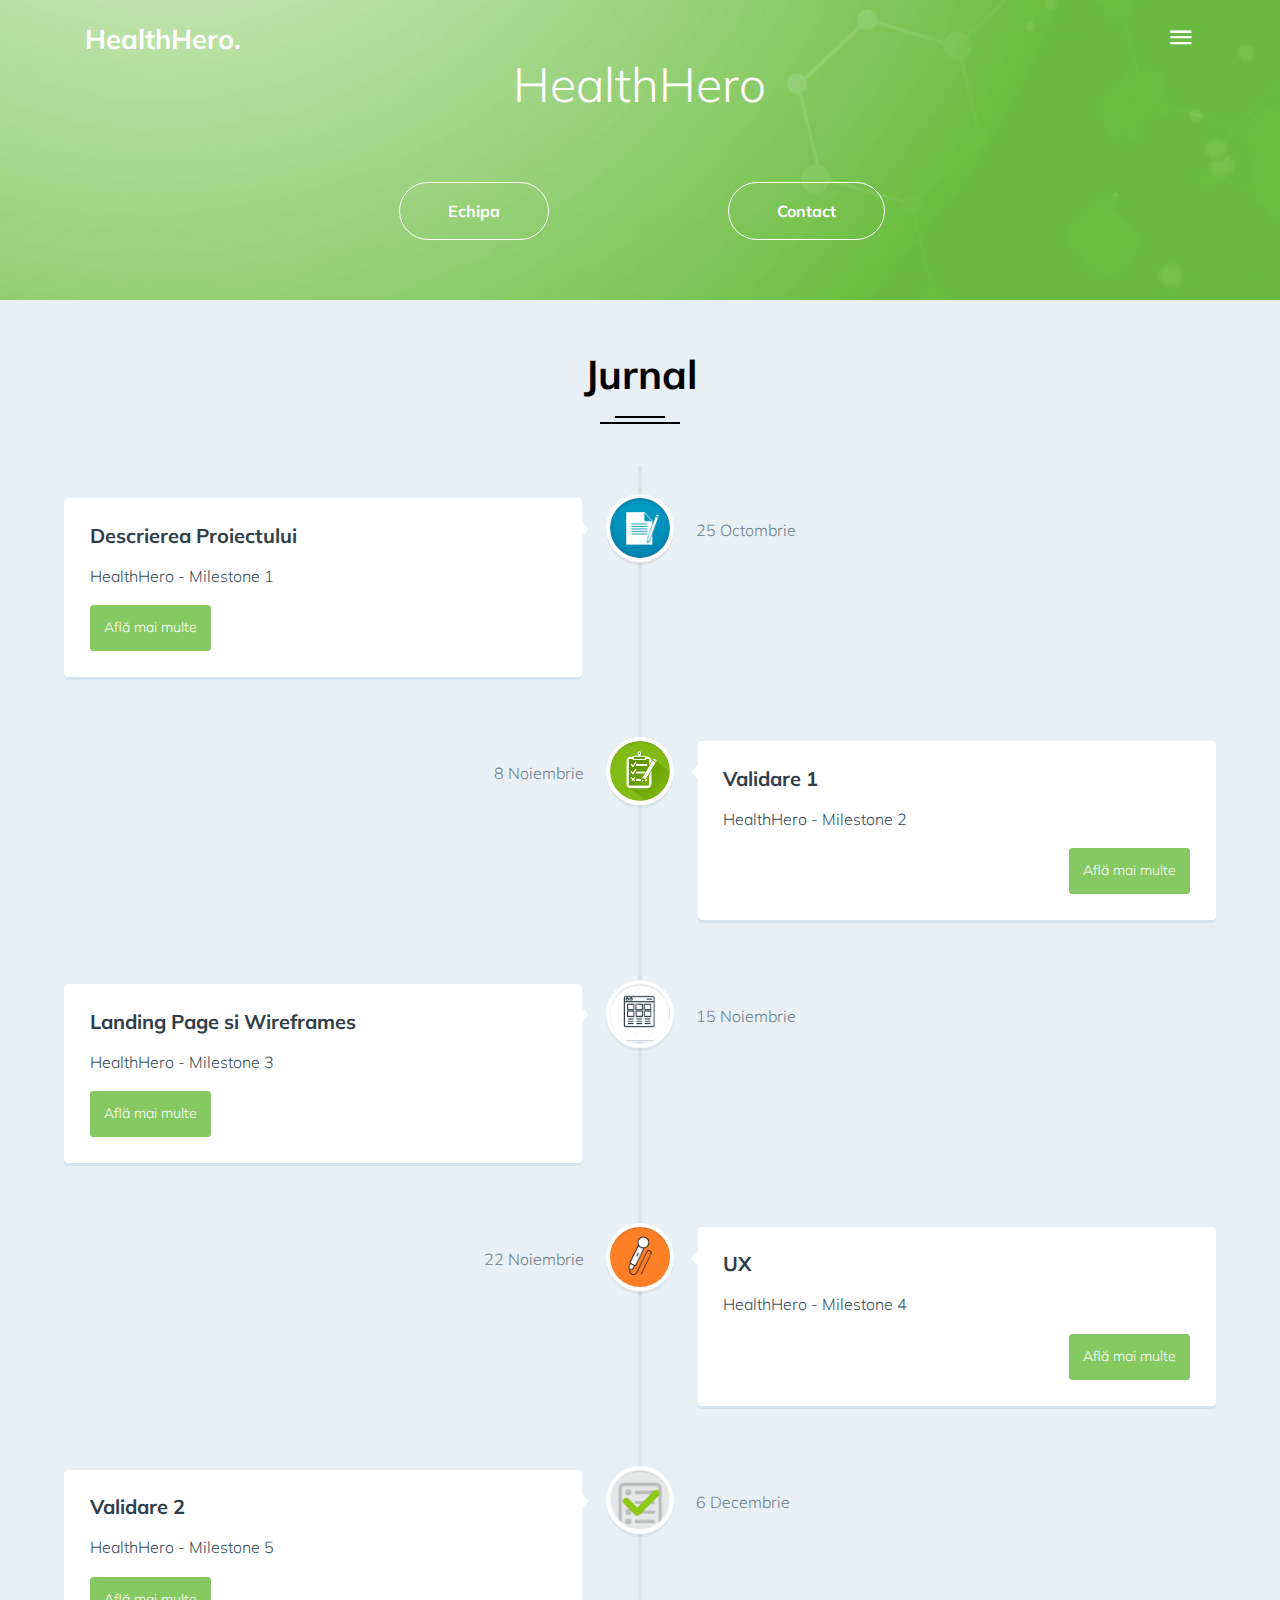
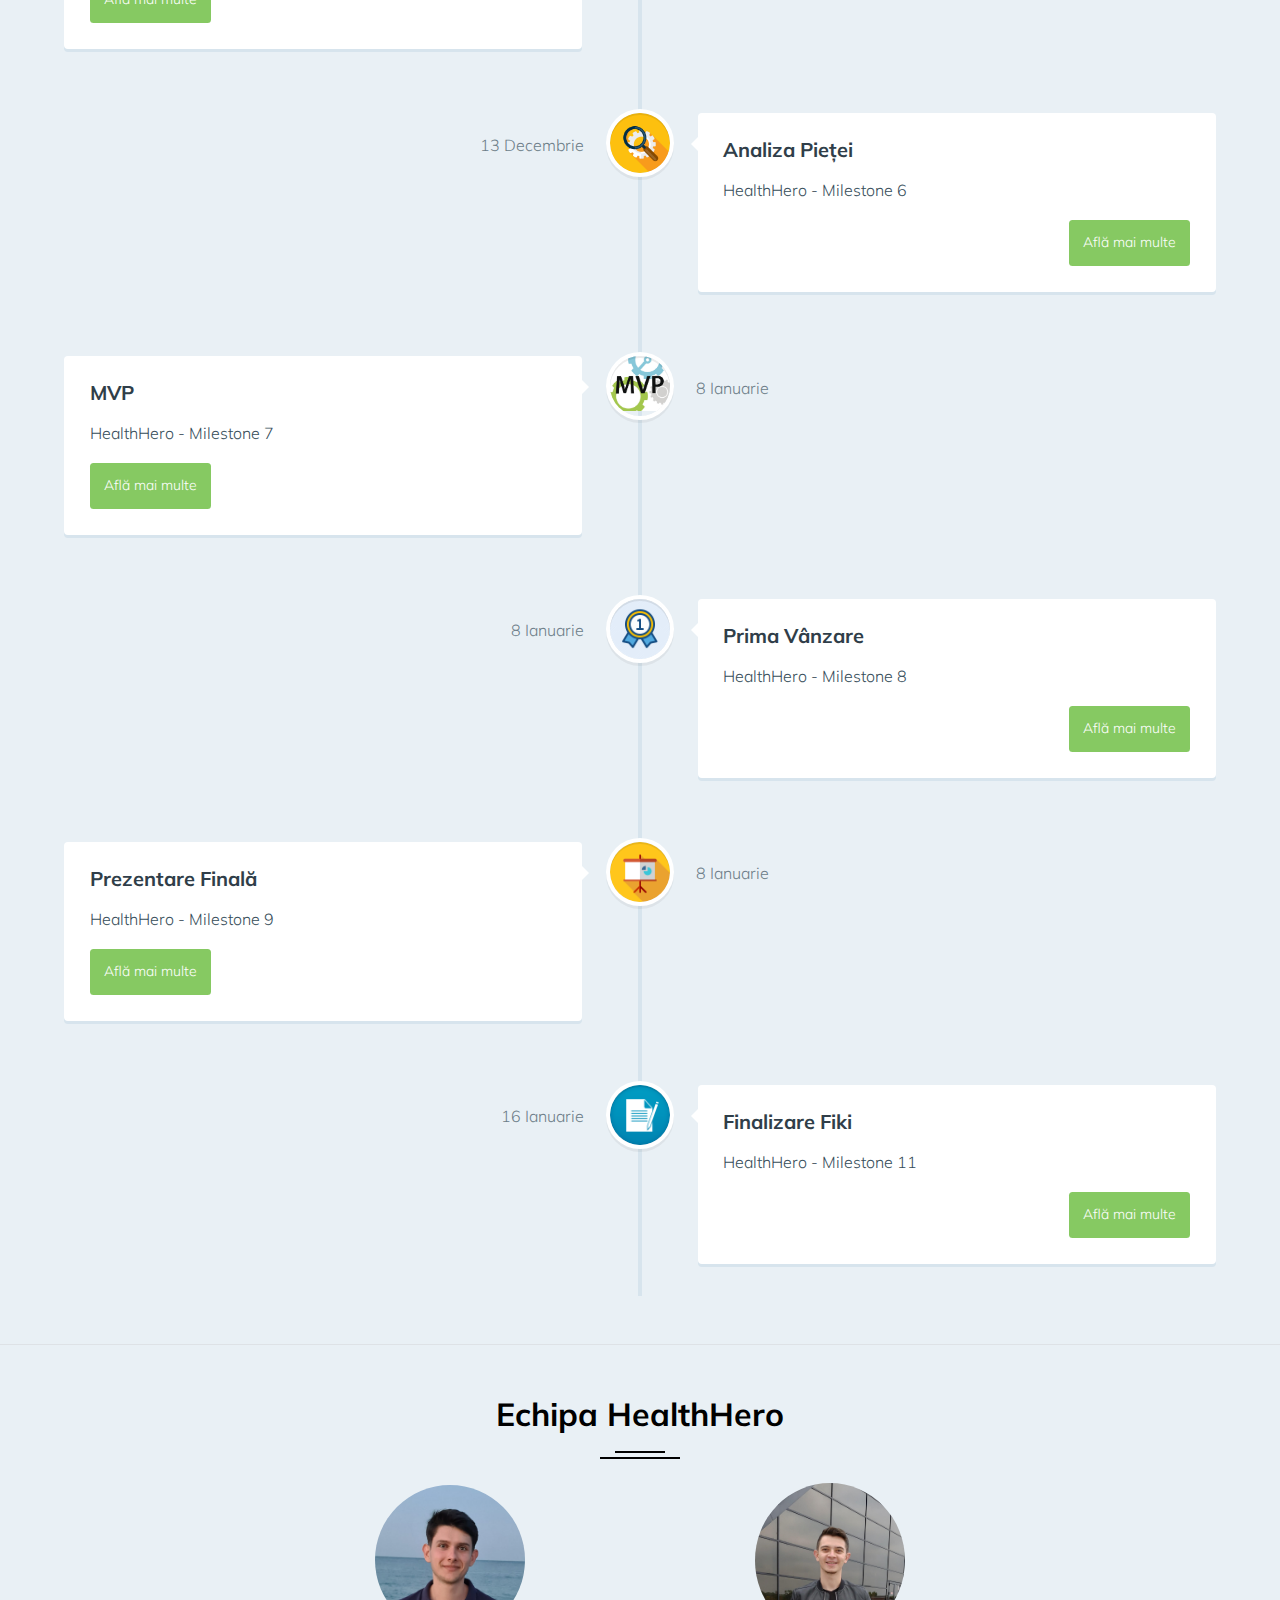
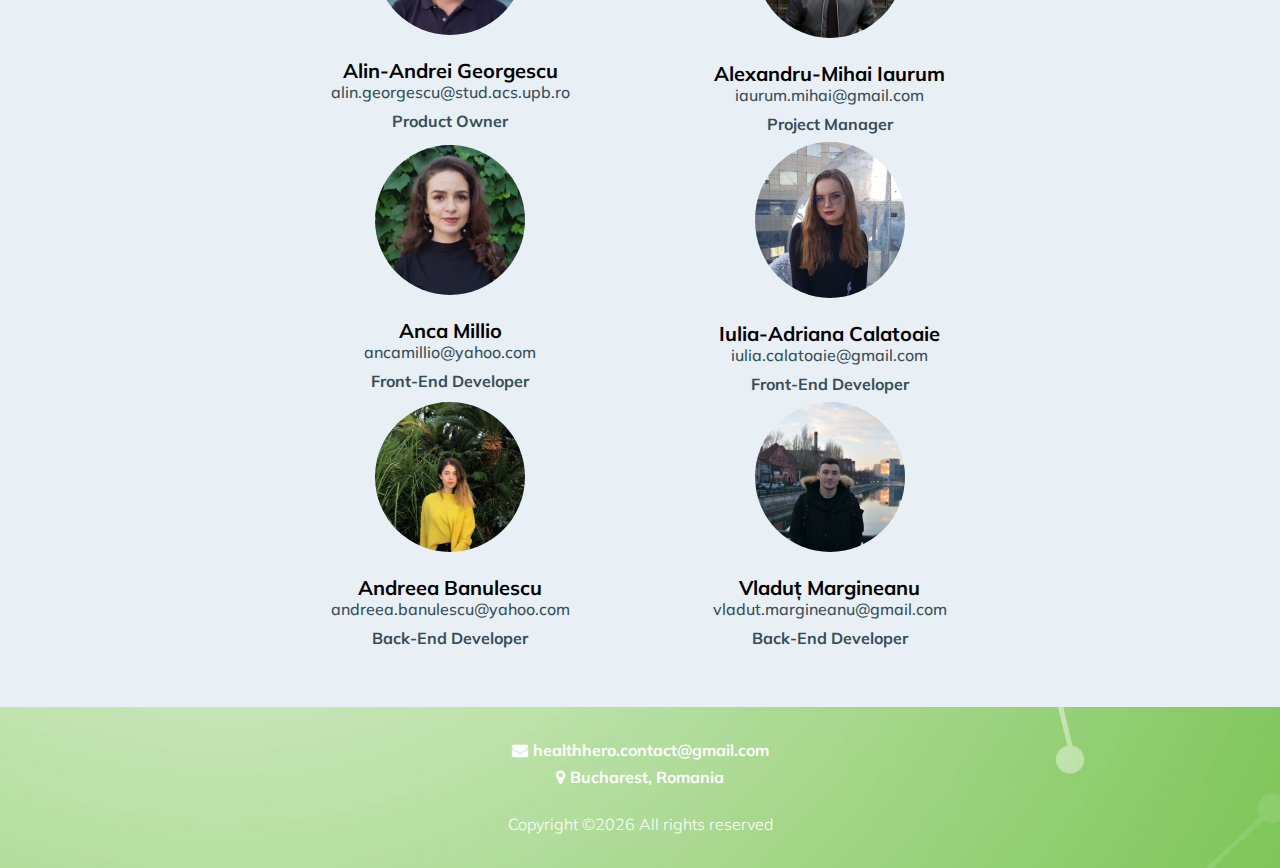
<file: index.html>
<!doctype html>
<html lang="en">

	<head>
		<!-- Global site tag (gtag.js) - Google Analytics -->
		<script async src="https://www.googletagmanager.com/gtag/js?id=UA-151596222-1"></script>
		<script>
		  window.dataLayer = window.dataLayer || [];
		  function gtag(){dataLayer.push(arguments);}
		  gtag('js', new Date());

		  gtag('config', 'UA-151596222-1');
		</script>

		<title>HealthHero</title>
		<meta charset="utf-8">
		<meta name="viewport" content="width=device-width, initial-scale=1, shrink-to-fit=no">

		<link href="https://fonts.googleapis.com/css?family=Muli:400,700" rel="stylesheet">

		<link rel="stylesheet" href="fonts/icomoon/style.css">

		<link rel="stylesheet" href="css/bootstrap.min.css">
		<link rel="stylesheet" href="css/bootstrap-datepicker.css">
		<link rel="stylesheet" href="css/jquery.fancybox.min.css">
		<link rel="stylesheet" href="css/owl.carousel.min.css">
		<link rel="stylesheet" href="css/owl.theme.default.min.css">
		<link rel="stylesheet" href="fonts/flaticon/font/flaticon.css">
		<link rel="stylesheet" href="css/aos.css">
		<link rel="stylesheet" href="https://cdnjs.cloudflare.com/ajax/libs/font-awesome/4.7.0/css/font-awesome.min.css">

		<!-- MAIN CSS -->
		<link rel="stylesheet" href="css/index_style.css">
  	</head>

  	<body data-spy="scroll" data-target=".site-navbar-target" data-offset="300" style="padding-top: 0px;">

    	<div class="site-wrap" id="home-section">
      		<div class="site-mobile-menu site-navbar-target">
        		<div class="site-mobile-menu-header">
          			<div class="site-mobile-menu-close mt-3">
            			<span class="icon-close2 js-menu-toggle"></span>
          			</div>
        		</div>
        		<div class="site-mobile-menu-body"></div>
			</div>
		</div>

      	<header class="site-navbar site-navbar-target" role="banner">
        	<div class="container">
          		<div class="row align-items-center position-relative">
            		<div class="col-3 ">
              			<div class="site-logo">
                			<a href="index.html" class="font-weight-bold">HealthHero.</a>
              			</div>
            		</div>

            		<div class="col-9  text-right">
			  			<span class="d-inline-block d-lg-block"><a href="#" class="text-white site-menu-toggle js-menu-toggle py-5 text-white"><span class="icon-menu h3 text-white"></span></a></span>

						<nav class="site-navigation text-right ml-auto d-none d-lg-none" role="navigation">
							<ul class="site-menu main-menu js-clone-nav ml-auto ">
								<li class="active"><a href="index.html" class="nav-link">Acasă</a></li>
								<li><a href="description.html" class="nav-link">M1: Descrierea Proiectului</a></li>
								<li><a href="validation1.html" class="nav-link">M2: Validare 1</a></li>
								<li><a href="wireframeAndLandingPage.html" class="nav-link">M3: Wireframe și Landing Page</a></li>
								<li><a href="ux.html" class="nav-link">M4: Experiența Utilizatorului</a></li>
								<li><a href="validation2.html" class="nav-link">M5: Validare 2</a></li>
								<li><a href="marketResearch.html" class="nav-link">M6: Analiza Pieței</a></li>
								<li><a href="mvp.html" class="nav-link">M7: MVP</a></li>
								<li><a href="firstSale.html" class="nav-link">M8: Prima Vânzare</a></li>
								<li><a href="finalPresentation.html" class="nav-link">M9: Prezentare Finală</a></li>
								<li><a href="finalizeFiki.html" class="nav-link">M11: Finalizare Fiki</a></li> 
							</ul>
              			</nav>
					</div>

          		</div>
        	</div>
      	</header>

		<div class="ftco-blocks-cover-1">
			<div class="site-section-cover overlay" style="background-image: url('images/background2.jpg')">
				<div class="container">
					<div class="row align-items-center justify-content-center">
						<div class="col-md-7 text-center">
							<h1 class="mb-4 text-white" style="padding-bottom: 50px;">HealthHero</h1>

							<div class="row">
								<div class="col"><a href="#HealthHeroTeam" class="btn btn-primary btn-outline-white py-3 px-5">Echipa</a></div>
								<div class="col"><a href="mailto:healthhero.contact@gmail.com" target="_blank" class="btn btn-primary btn-outline-white py-3 px-5">Contact</a></div>
							</div>
						</div>
					</div>
				</div>
			</div>
		</div>

		<div class="text-center">
			<h1 class="heading-29190" style="padding-top: 50px;">Jurnal</h1>
		</div>

		<section id="cd-timeline" class="cd-container">
			<div class="cd-timeline-block">
				<div class="cd-timeline-img" style="background: url('images/description.png') no-repeat; background-size:contain;"></div>
				<div class="cd-timeline-content">
					<h2>Descrierea Proiectului</h2>
					<p>
						HealthHero - Milestone 1
					</p>
					<a href="description.html" class="cd-read-more">Află mai multe</a>
					<span class="cd-date">25 Octombrie</span>
				</div>
			</div>
			<div class="cd-timeline-block">
				<div class="cd-timeline-img" style="background: url('images/Validation1/m2.png') no-repeat; background-size:contain;"></div>
				<div class="cd-timeline-content">
					<h2>Validare 1</h2>
					<p>
						HealthHero - Milestone 2
					</p>
					<a href="validation1.html" class="cd-read-more">Află mai multe</a>
					<span class="cd-date">8 Noiembrie</span>
				</div>
			</div>
			<div class="cd-timeline-block">
				<div class="cd-timeline-img"
					style="background: url('images/wireframe-index.png') no-repeat; background-size:contain;"></div>
				<div class="cd-timeline-content">
					<h2>Landing Page si Wireframes</h2>
					<p>
						HealthHero - Milestone 3
					</p>
					<a href="wireframeAndLandingPage.html" class="cd-read-more">Află mai multe</a>
					<span class="cd-date">15 Noiembrie</span>
				</div>
			</div>
			<div class="cd-timeline-block">
				<div class="cd-timeline-img"
					style="background: url('images/milestone4.png') no-repeat; background-size:contain;"></div>
				<div class="cd-timeline-content">
					<h2>UX</h2>
					<p>
						HealthHero - Milestone 4
					</p>
					<a href="ux.html" class="cd-read-more">Află mai multe</a>
					<span class="cd-date">22 Noiembrie</span>
				</div>
			</div>
			<div class="cd-timeline-block">
				<div class="cd-timeline-img"
					style="background: url('images/milestone5.png') no-repeat; background-size:contain;"></div>
				<div class="cd-timeline-content">
					<h2>Validare 2</h2>
					<p>
						HealthHero - Milestone 5
					</p>
					<a href="validation2.html" class="cd-read-more">Află mai multe</a>
					<span class="cd-date">6 Decembrie</span>
				</div>
			</div>
			<div class="cd-timeline-block">
				<div class="cd-timeline-img"
					style="background: url('images/milestone6.png') no-repeat; background-size:contain;"></div>
				<div class="cd-timeline-content">
					<h2>Analiza Pieței</h2>
					<p>
						HealthHero - Milestone 6
					</p>
					<a href="marketResearch.html" class="cd-read-more">Află mai multe</a>
					<span class="cd-date">13 Decembrie</span>
				</div>
			</div>
			<div class="cd-timeline-block">
				<div class="cd-timeline-img"
					style="background: url('images/milestone7.png') no-repeat; background-size:contain;"></div>
				<div class="cd-timeline-content">
					<h2>MVP</h2>
					<p>
						HealthHero - Milestone 7
					</p>
					<a href="mvp.html" class="cd-read-more">Află mai multe</a>
					<span class="cd-date">8 Ianuarie</span>
				</div>
			</div>
			<div class="cd-timeline-block">
				<div class="cd-timeline-img"
					style="background: url('images/milestone8.png') no-repeat; background-size:contain;"></div>
				<div class="cd-timeline-content">
					<h2>Prima Vânzare</h2>
					<p>
						HealthHero - Milestone 8
					</p>
					<a href="firstSale.html" class="cd-read-more">Află mai multe</a>
					<span class="cd-date">8 Ianuarie</span>
				</div>
			</div>
			<div class="cd-timeline-block">
				<div class="cd-timeline-img"
					style="background: url('images/milestone9.png') no-repeat; background-size:contain;"></div>
				<div class="cd-timeline-content">
					<h2>Prezentare Finală</h2>
					<p>
						HealthHero - Milestone 9
					</p>
					<a href="finalPresentation.html" class="cd-read-more">Află mai multe</a>
					<span class="cd-date">8 Ianuarie</span>
				</div>
			</div>

			<div class="cd-timeline-block">
				<div class="cd-timeline-img" style="background: url('images/description.png') no-repeat; background-size:contain;">
				</div>
				<div class="cd-timeline-content">
					<h2>Finalizare Fiki</h2>
					<p>
						HealthHero - Milestone 11
					</p>
					<a href="finalizeFiki.html" class="cd-read-more">Află mai multe</a>
					<span class="cd-date">16 Ianuarie</span>
				</div>
			</div>

		</section>

		<div id="HealthHeroTeam" class="site-section border-top" style="padding-bottom: 50px; padding-top: 50px;">
			<div class="container">
				<div class="row">
					<div class="col-md-7 mx-auto text-center">
						<h2 class="heading-29190">Echipa HealthHero</h2>
					</div>
				</div>

				<div class="row justify-content-center">
					<div class="col-lg-4 col-md-6 d-flex align-items-center justify-content-center">
						<div class="text-centered">
							<div class="person-pic-39219 mb-4 d-flex align-items-center justify-content-center">
								<img src="images/Alin.jpg" class="img-fluid">
							</div>
							<h5 style="margin-bottom: 0px;"><dt>Alin-Andrei Georgescu</dt></h5>
							<h6 style="margin-bottom: 10px;">alin.georgescu@stud.acs.upb.ro</h6>
							<h6><dt>Product Owner</dt></h6>
						</div>
					</div>

					<div class="col-lg-4 col-md-6 d-flex align-items-center justify-content-center">
						<div class="text-centered">
							<div class="person-pic-39219 mb-4 d-flex align-items-center justify-content-center">
								<img src="images/Mihai.jpg" class="img-fluid">
							</div>
							<h5 style="margin-bottom: 0px;"><dt>Alexandru-Mihai Iaurum</dt></h5>
							<h6 style="margin-bottom: 10px;">iaurum.mihai@gmail.com</h6>
							<h6><dt>Project Manager</dt></h6>
						</div>
					</div>
				</div>

				<div class="row justify-content-center">
					<div class="col-lg-4 col-md-6 d-flex align-items-center justify-content-center">
						<div class="text-centered">
							<div class="person-pic-39219 mb-4 d-flex align-items-center justify-content-center">
								<img src="images/Anca.jpg" class="img-fluid">
							</div>
							<h5 style="margin-bottom: 0px;"><dt>Anca Millio</dt></h5>
							<h6 style="margin-bottom: 10px;">ancamillio@yahoo.com</h6>
							<h6><dt>Front-End Developer</dt></h6>
						</div>
					</div>


					<div class="col-lg-4 col-md-6 d-flex align-items-center justify-content-center">
						<div class="text-centered">
							<div class="person-pic-39219 mb-4 d-flex align-items-center justify-content-center">
								<img src="images/Iulia.jpg" class="img-fluid">
							</div>
							<h5 style="margin-bottom: 0px;"><dt>Iulia-Adriana Calatoaie</dt></h5>
							<h6 style="margin-bottom: 10px;">iulia.calatoaie@gmail.com</h6>
							<h6><dt>Front-End Developer</dt></h6>
						</div>
					</div>
				</div>

				<div class="row justify-content-center">
					<div class="col-lg-4 col-md-6 d-flex align-items-center justify-content-center">
						<div class="text-centered">
							<div class="person-pic-39219 mb-4 d-flex align-items-center justify-content-center">
								<img src="images/Toni.jpg" class="img-fluid">
							</div>
							<h5 style="margin-bottom: 0px;"><dt>Andreea Banulescu</dt></h5>
							<h6 style="margin-bottom: 10px;">andreea.banulescu@yahoo.com</h6>
							<h6><dt>Back-End Developer</dt></h6>
						</div>
					</div>

					<div class="col-lg-4 col-md-6 d-flex align-items-center justify-content-center">
						<div class="text-centered">
							<div class="person-pic-39219 mb-4 d-flex align-items-center justify-content-center">
								<img src="images/Vladut.jpg" class="img-fluid">
							</div>
							<h5 style="margin-bottom: 0px;"><dt>Vladuț Margineanu</dt></h5>
							<h6 style="margin-bottom: 10px;">vladut.margineanu@gmail.com</h6>
							<h6><dt>Back-End Developer</dt></h6>
						</div>
					</div>
				</div>
			</div>
		</div>

		<div class="row text-center" style="background-image: url('images/background2.jpg')">
			<div class="col-md-12">
				<div class="d-flex align-items-center justify-content-center" style="padding-top: 30px;">
					<i class="fa fa-envelope" style="padding-right: 5px; color:white;"></i>
					<dt class="text-white">healthhero.contact@gmail.com</dt>
				</div>

				<div class="d-flex align-items-center justify-content-center" style="padding-top: 0px;">
					<i class="fa fa-map-marker" style="padding-right: 5px; color:white;"></i>
					<dt class="text-white">Bucharest, Romania</dt>
				</div>

				<div class="gap-20"></div>

				<div class="d-flex align-items-center justify-content-center" style="padding-top: 0px; padding-bottom:30px; color:white;">
					Copyright &copy;<script>document.write(new Date().getFullYear());</script> All rights reserved</a>
				</div>
			</div>
		</div>

		<script src="js/jquery-3.3.1.min.js"></script>
		<script src="js/jquery-migrate-3.0.0.js"></script>
		<script src="js/popper.min.js"></script>
		<script src="js/bootstrap.min.js"></script>
		<script src="js/owl.carousel.min.js"></script>
		<script src="js/jquery.sticky.js"></script>
		<script src="js/jquery.waypoints.min.js"></script>
		<script src="js/jquery.animateNumber.min.js"></script>
		<script src="js/jquery.fancybox.min.js"></script>
		<script src="js/jquery.stellar.min.js"></script>
		<script src="js/jquery.easing.1.3.js"></script>
		<script src="js/bootstrap-datepicker.min.js"></script>
		<script src="js/isotope.pkgd.min.js"></script>
		<script src="js/aos.js"></script>
		<script src="js/main.js"></script>

	</body>
</html>
</file>
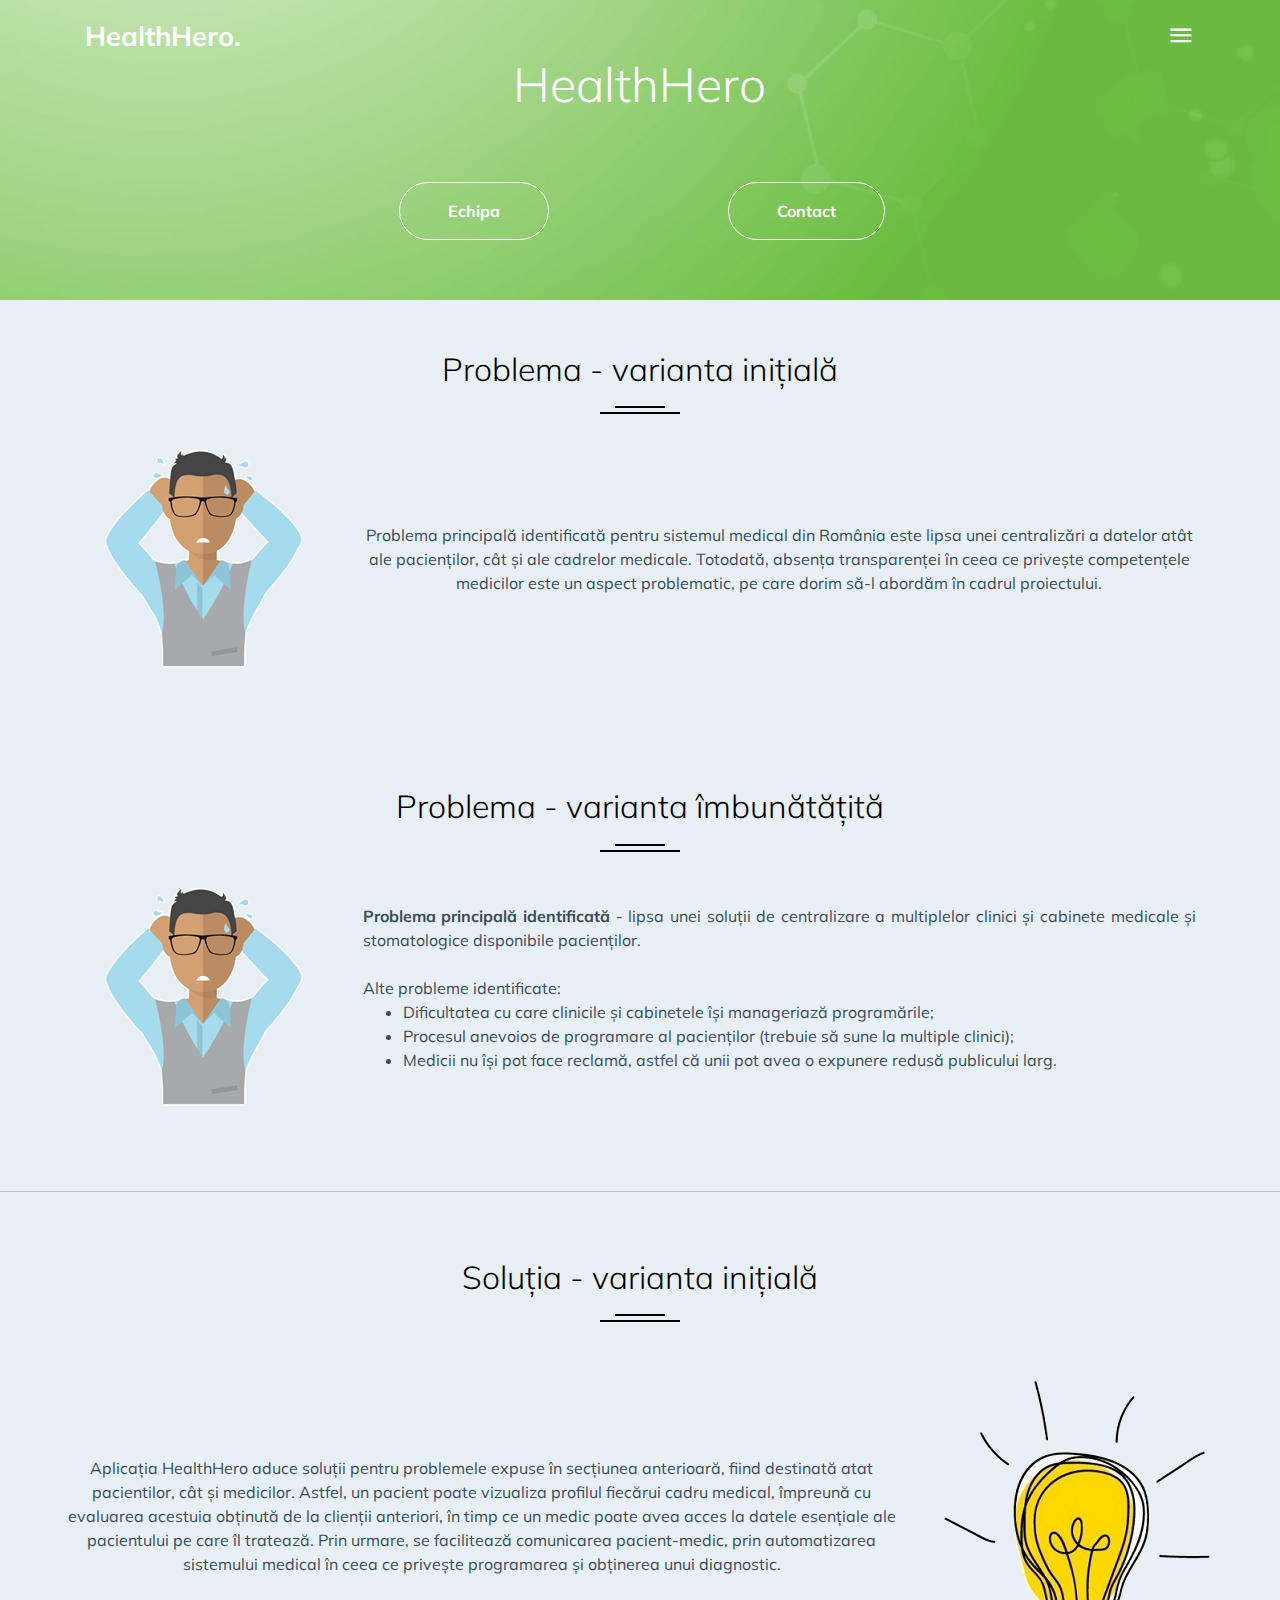
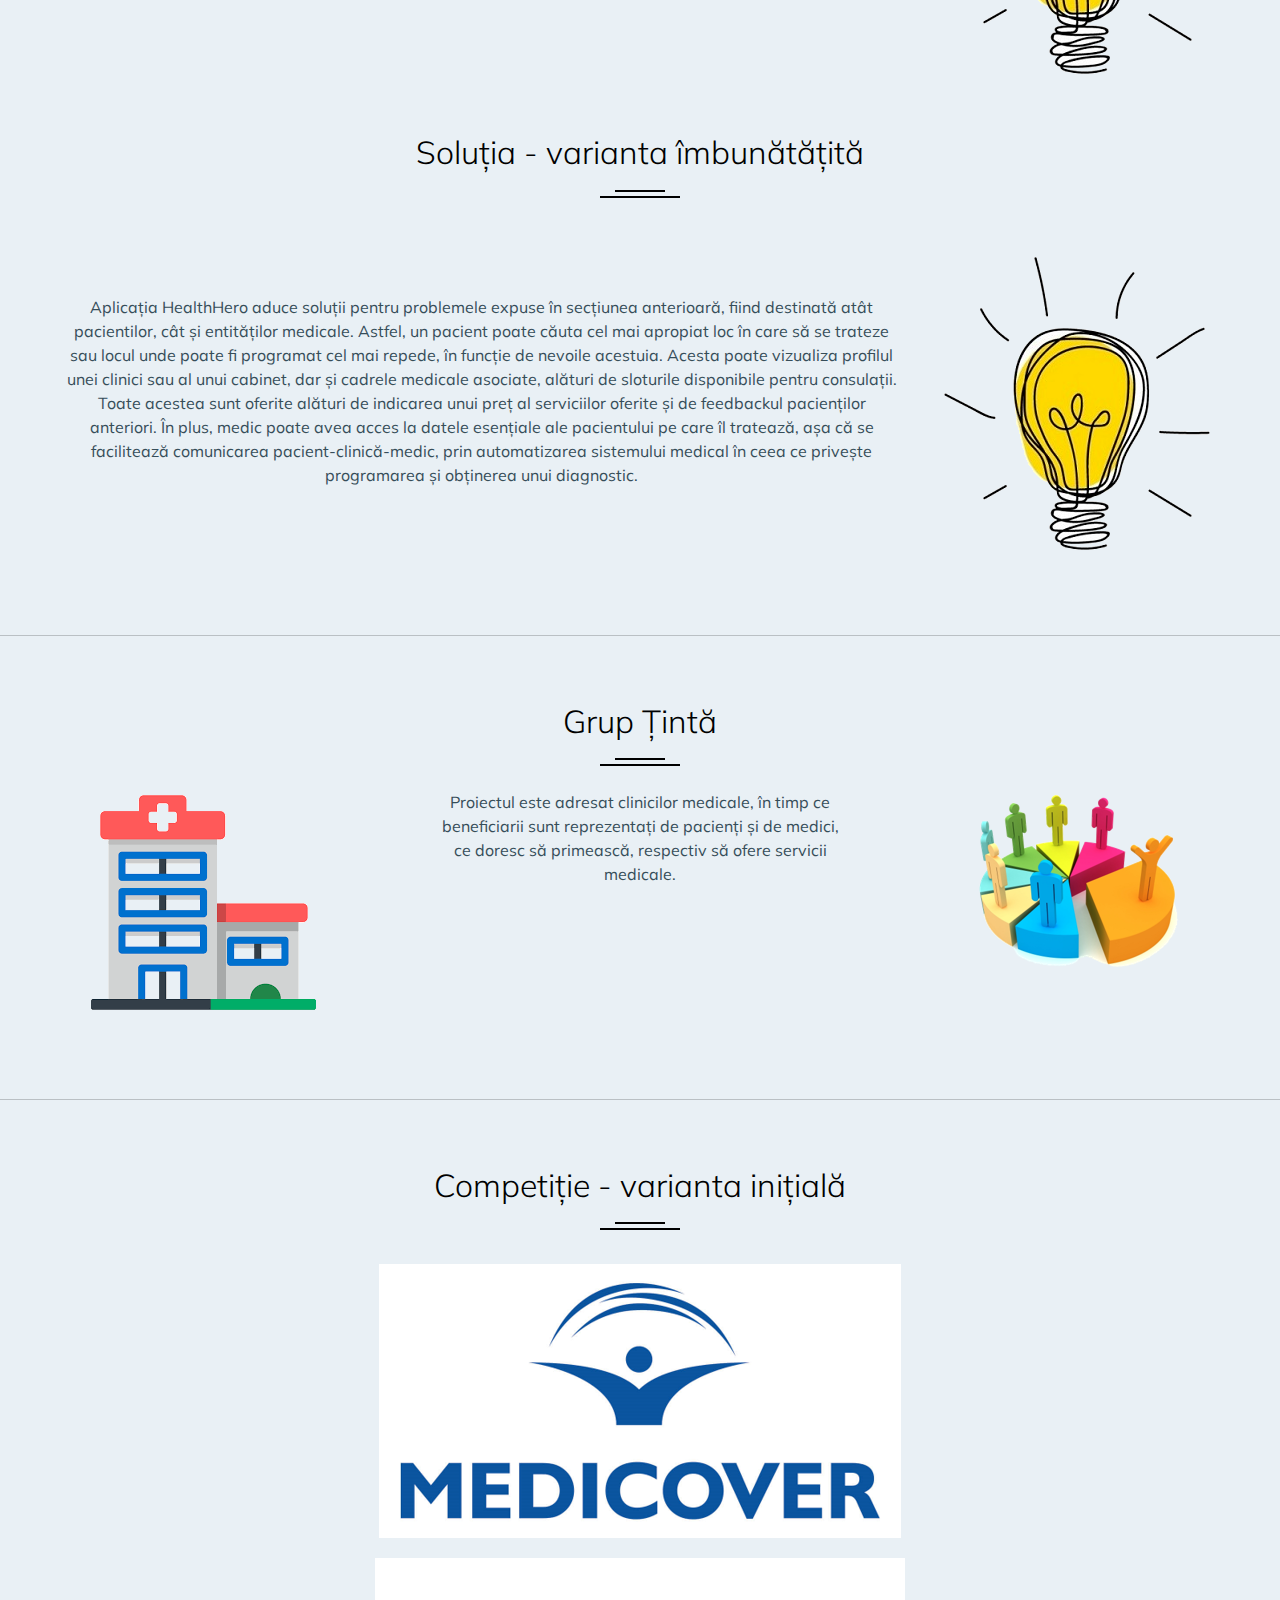
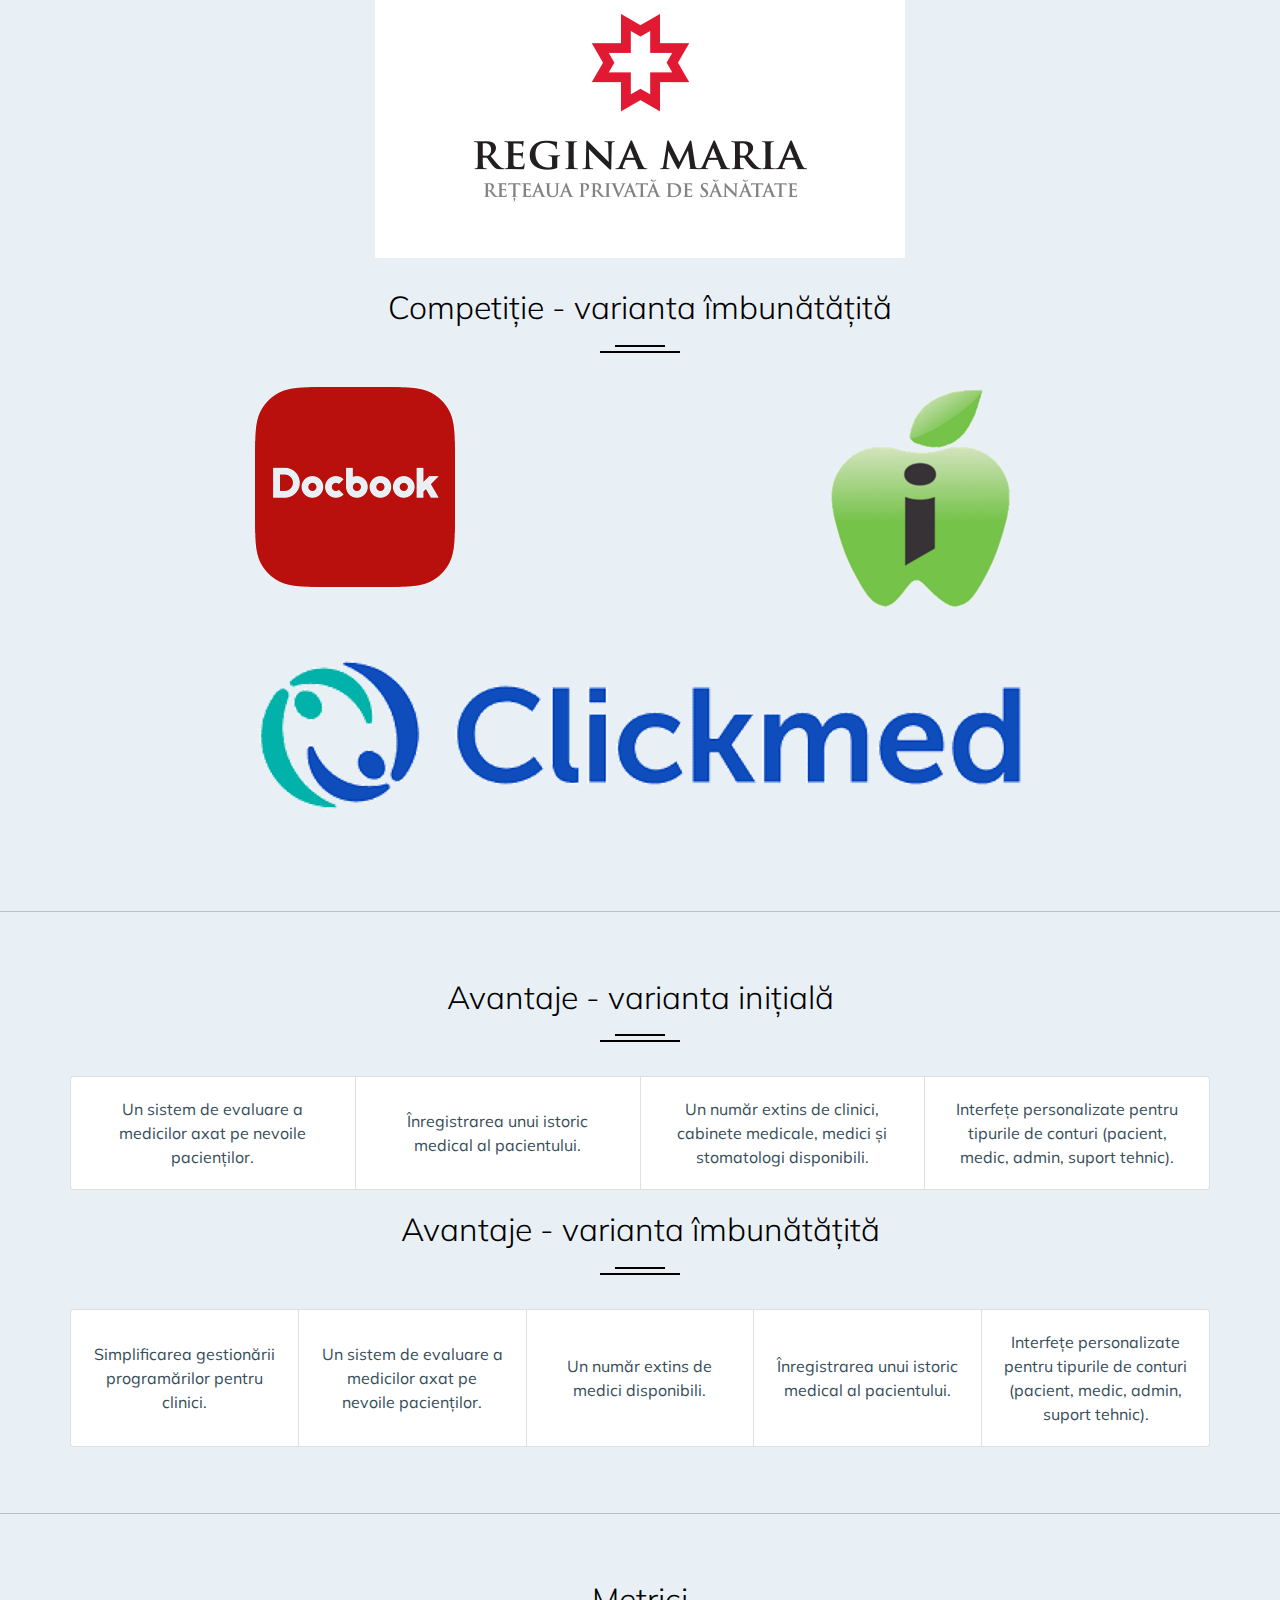
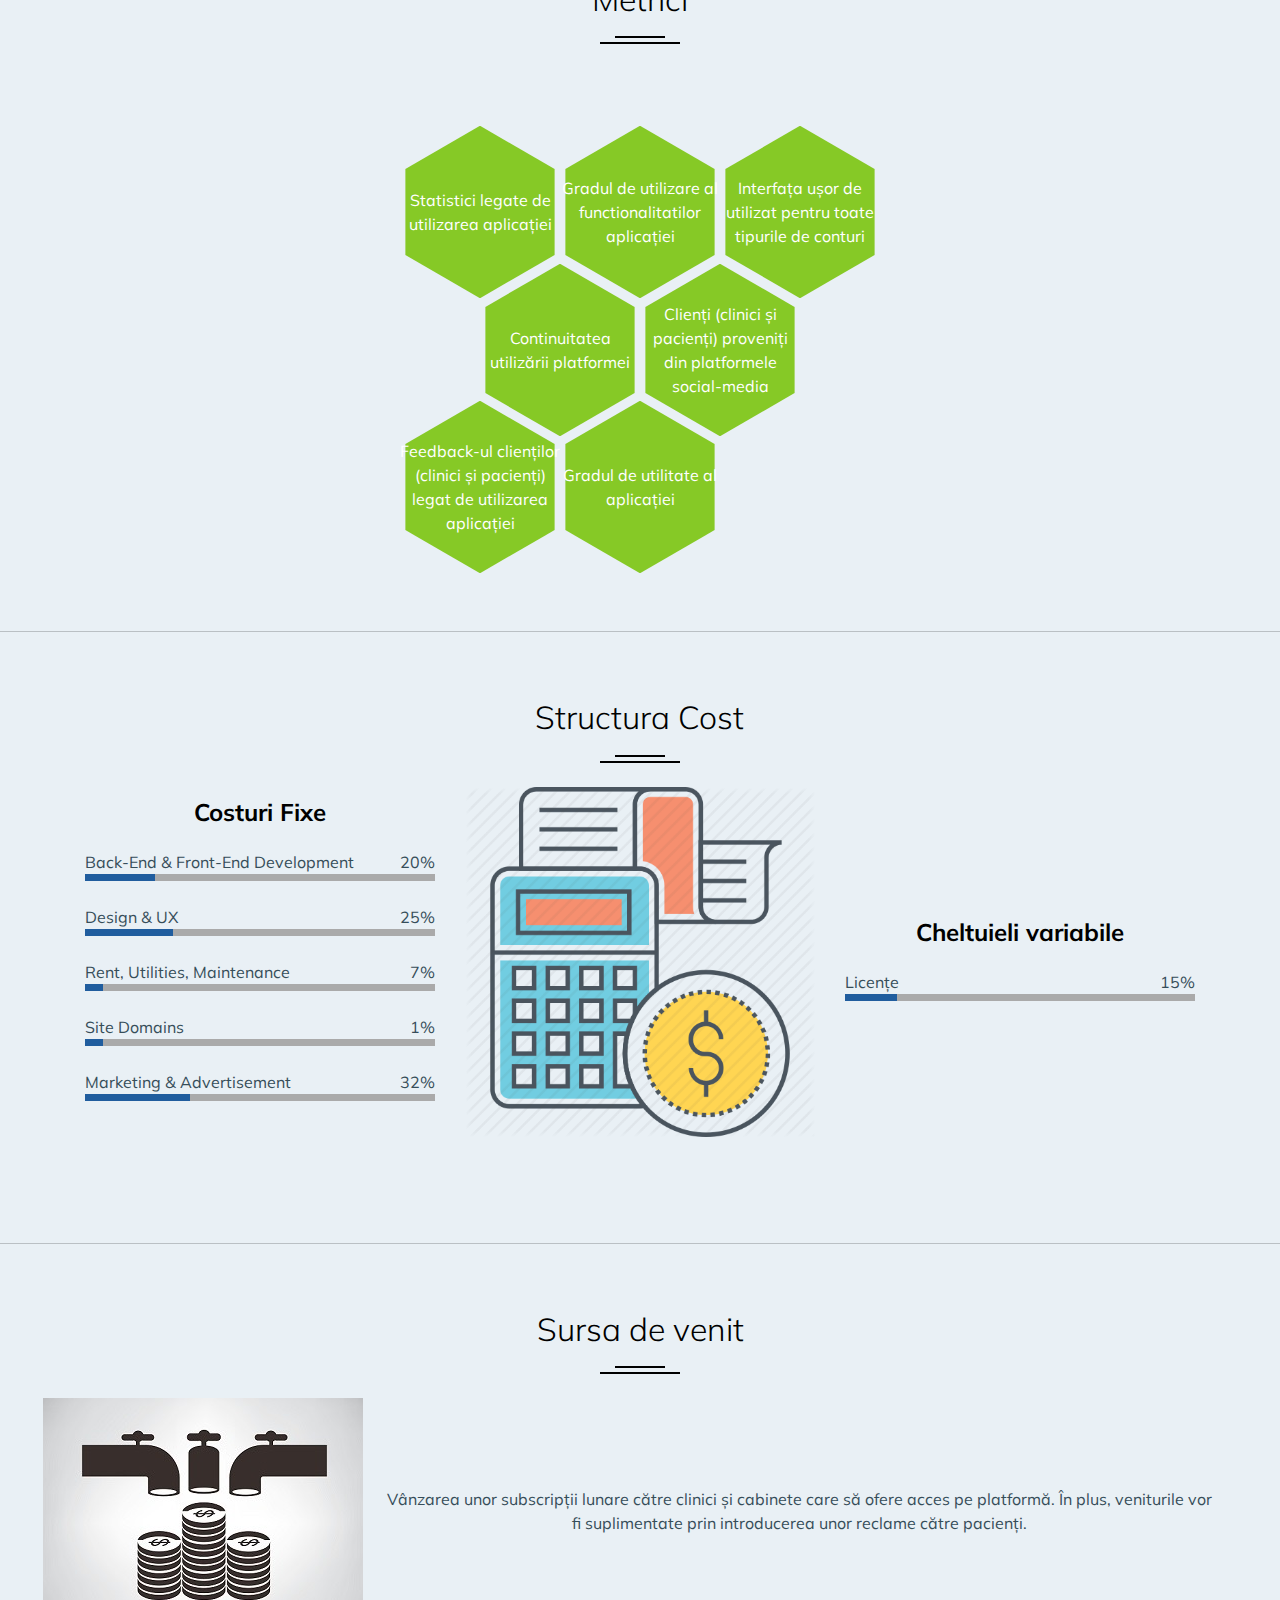
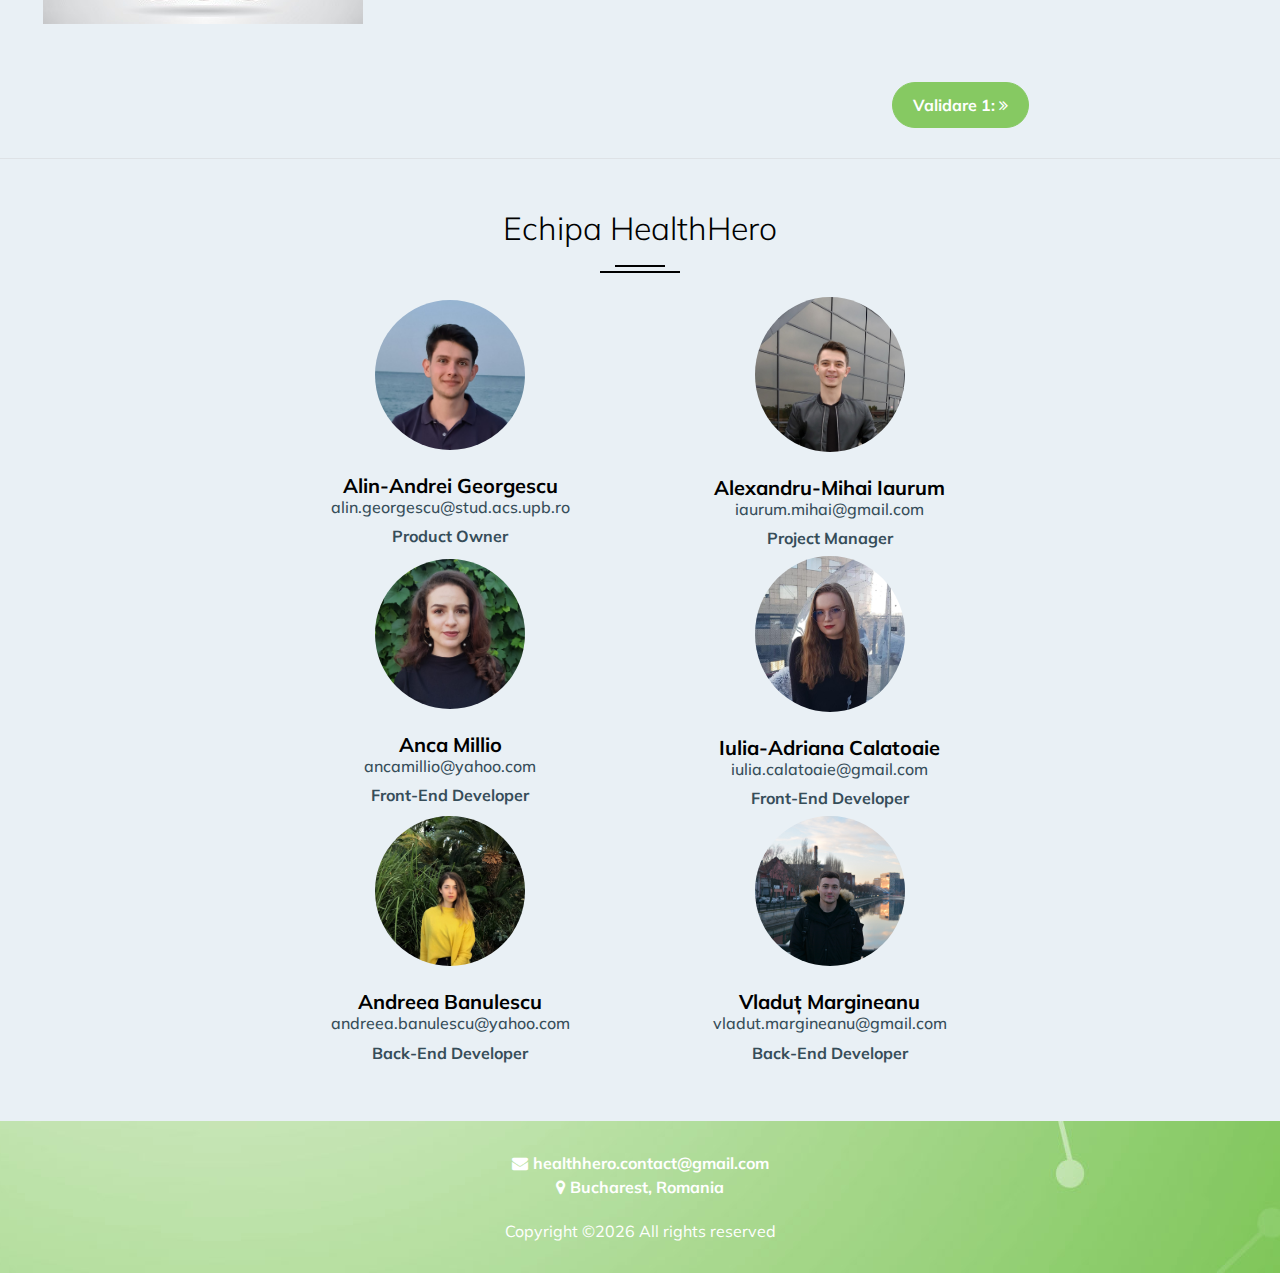
<file: description.html>
<!doctype html>
<html lang="en">

	<head>
		<title>HealthHero</title>
		<meta charset="utf-8">
		<meta name="viewport" content="width=device-width, initial-scale=1, shrink-to-fit=no">

		<link href="https://fonts.googleapis.com/css?family=Muli:400,700" rel="stylesheet">

		<link rel="stylesheet" href="fonts/icomoon/style.css">

		<link rel="stylesheet" href="css/bootstrap.min.css">
		<link rel="stylesheet" href="css/bootstrap-datepicker.css">
		<link rel="stylesheet" href="css/jquery.fancybox.min.css">
		<link rel="stylesheet" href="css/owl.carousel.min.css">
		<link rel="stylesheet" href="css/owl.theme.default.min.css">
		<link rel="stylesheet" href="fonts/flaticon/font/flaticon.css">
		<link rel="stylesheet" href="css/aos.css">
		<link rel="stylesheet" href="https://cdnjs.cloudflare.com/ajax/libs/font-awesome/4.7.0/css/font-awesome.min.css">
		<!-- MAIN CSS -->
		<link rel="stylesheet" href="css/description_style.css">
	</head>

	<body data-spy="scroll" data-target=".site-navbar-target" data-offset="300" style="padding-top: 0px;">

		<div class="site-wrap" id="home-section">
				<div class="site-mobile-menu site-navbar-target">
				<div class="site-mobile-menu-header">
						<div class="site-mobile-menu-close mt-3">
						<span class="icon-close2 js-menu-toggle"></span>
						</div>
				</div>
				<div class="site-mobile-menu-body"></div>
			</div>
		</div>

		<header class="site-navbar site-navbar-target" role="banner">
			<div class="container">
					<div class="row align-items-center position-relative">
					<div class="col-3 ">
							<div class="site-logo">
							<a href="index.html" class="font-weight-bold">HealthHero.</a>
							</div>
					</div>

					<div class="col-9  text-right">
							<span class="d-inline-block d-lg-block"><a href="#" class="text-white site-menu-toggle js-menu-toggle py-5 text-white"><span class="icon-menu h3 text-white"></span></a></span>

						<nav class="site-navigation text-right ml-auto d-none d-lg-none" role="navigation">
							<ul class="site-menu main-menu js-clone-nav ml-auto ">
								<li><a href="index.html" class="nav-link">Acasă</a></li>
								<li class="active"><a href="description.html" class="nav-link">M1: Descrierea Proiectului</a></li>
								<li><a href="validation1.html" class="nav-link">M2: Validare 1</a></li>
								<li><a href="wireframeAndLandingPage.html" class="nav-link">M3: Wireframe și Landing Page</a></li>
								<li><a href="ux.html" class="nav-link">M4: Experiența Utilizatorului</a></li>
								<li><a href="validation2.html" class="nav-link">M5: Validare 2</a></li>
								<li><a href="marketResearch.html" class="nav-link">M6: Analiza Pieței</a></li>
								<li><a href="mvp.html" class="nav-link">M7: MVP</a></li>
								<li><a href="firstSale.html" class="nav-link">M8: Prima Vânzare</a></li>
								<li><a href="finalPresentation.html" class="nav-link">M9: Prezentare Finală</a></li>
								<li><a href="finalizeFiki.html" class="nav-link">M11: Finalizare Fiki</a></li>

							</ul>
							</nav>
					</div>
					</div>
			</div>
		</header>

		<div class="ftco-blocks-cover-1">
			<div class="site-section-cover overlay" style="background-image: url('images/background2.jpg')">
				<div class="container">
					<div class="row align-items-center justify-content-center">
						<div class="col-md-7 text-center">
							<h1 class="mb-4 text-white" style="padding-bottom: 50px;">HealthHero</h1>

							<div class="row">
								<div class="col"><a href="#HealthHeroTeam" class="btn btn-primary btn-outline-white py-3 px-5">Echipa</a></div>
								<div class="col"><a href="mailto:healthhero.contact@gmail.com" target="_blank" class="btn btn-primary btn-outline-white py-3 px-5">Contact</a></div>
							</div>
						</div>
					</div>
				</div>
			</div>
		</div>

		<!-- PROBLEM -->

		<div style="padding-bottom: 10px; padding-top: 50px;">
			<div>
				<div class="row mb-5">
					<div class="text-center" style="margin:auto;">
						<h2 class="heading-29190">Problema - varianta inițială</h2>
						<div class="row d-flex align-items-center justify-content-center" style="margin:auto;">
							<div>
								<img src="images/warning.jpg">
							</div>

							<div class="card-body col-12 col-md-8">
								Problema principală identificată pentru sistemul medical din România este lipsa unei centralizări a datelor atât ale
								pacienților, cât și ale cadrelor medicale. Totodată, absența transparenței în ceea ce privește competențele medicilor
								este un aspect problematic, pe care dorim să-l abordăm în cadrul proiectului.
							</div>
						</div>
					</div>
				</div>
			</div>
		</div>

		<div style="padding-bottom: 10px; padding-top: 50px;">
			<div>
				<div class="row mb-5">
					<div class="text-center" style="margin:auto;">
						<h2 class="heading-29190">Problema - varianta îmbunătățită</h2>
						<div class="row d-flex align-items-center justify-content-center" style="margin:auto;">
							<div>
								<img src="images/warning.jpg">
							</div>

							<div class="card-body col-12 col-md-8" style="text-align: justify;">
								<b>Problema principală identificată</b> - lipsa unei soluții de centralizare a multiplelor clinici și cabinete medicale și stomatologice disponibile pacienților.<br>
								<br>
								Alte probleme identificate:
								<ul>
									<li>Dificultatea cu care clinicile și cabinetele își manageriază programările;</li>
									<li>Procesul anevoios de programare al pacienților (trebuie să sune la multiple clinici);</li>
									<li>Medicii nu își pot face reclamă, astfel că unii pot avea o expunere redusă publicului larg.</li>
								</ul>
							</div>
						</div>
					</div>
				</div>
			</div>
		</div>

		<hr>

		<!-- SOLUTION -->

		<div style="padding-bottom: 10px; padding-top: 50px;">
			<div>
				<div class="row mb-5">
					<div class="text-center">
						<h2 class="heading-29190">Soluția - varianta inițială</h2>
						<div class="row d-flex align-items-center justify-content-center" style="margin:auto;">
							<div class="card-body col-12 col-md-8 text-center">
								Aplicația HealthHero aduce soluții pentru problemele expuse în secțiunea anterioară, fiind destinată atat pacientilor,
								cât și medicilor. Astfel, un pacient poate vizualiza profilul fiecărui cadru medical, împreună cu evaluarea acestuia
								obținută de la clienții anteriori, în timp ce un medic poate avea acces la datele esențiale ale pacientului pe care îl
								tratează. Prin urmare, se facilitează comunicarea pacient-medic, prin automatizarea sistemului medical în ceea ce
								privește programarea și obținerea unui diagnostic.
							</div>

							<div>
								<img src="images/bulb.png">
							</div>
						</div>
					</div>
				</div>

				<div class="row mb-5">
					<div class="text-center">
						<h2 class="heading-29190">Soluția - varianta îmbunătățită</h2>
						<div class="row d-flex align-items-center justify-content-center" style="margin:auto;">
							<div class="card-body col-12 col-md-8 text-center">
								Aplicația HealthHero aduce soluții pentru problemele expuse în secțiunea anterioară, fiind destinată atât pacientilor,
								cât și entităților medicale. Astfel, un pacient poate căuta cel mai apropiat loc în care să se trateze sau locul unde poate fi programat cel mai repede, în funcție de nevoile acestuia. Acesta poate vizualiza profilul unei clinici sau al unui cabinet, dar și cadrele medicale asociate, alături de sloturile disponibile pentru consulații. Toate acestea sunt oferite alături de indicarea unui preț al serviciilor oferite și de feedbackul pacienților anteriori. În plus, medic poate avea acces la datele esențiale ale pacientului pe care îl
								tratează, așa că se facilitează comunicarea pacient-clinică-medic, prin automatizarea sistemului medical în ceea ce
								privește programarea și obținerea unui diagnostic.
							</div>

							<div>
								<img src="images/bulb.png">
							</div>
						</div>
					</div>
				</div>
			</div>
		</div>

		<hr>

		<!-- CUSTOMER SEGMENTS -->

		<div style="padding-bottom:20px; padding-top:50px;">
			<div>
				<div class="row mb-5" style="margin-left:auto; margin-right:auto;">
					<div class="text-center" style="margin-left:auto; margin-right:auto;">
						<h2 class="heading-29190">Grup Țintă</h2>
						<div class="row">
							<div class="col">
								<img src="images/shops.png"></div>
							<div class="col">
								Proiectul este adresat clinicilor medicale, în timp ce beneficiarii sunt reprezentați de pacienți și de medici, ce
								doresc să primească, respectiv să ofere servicii medicale.
							</div>
							<div class="col">
								<img src="images/client.png">
							</div>
						</div>
					</div>
				</div>
			</div>
		</div>

		<hr>

		<!-- COMPETITORS -->

		<div style="padding-bottom: 50px; padding-top: 50px;">
			<div class="container">
				<div class="row">
					<div class="col-md-7 mx-auto text-center">
						<h2 class="heading-29190">Competiție - varianta inițială</h2>
					</div>
				</div>

				<div class="row">
					<div class="col">
						<div class="service-29128 text-center">
							<a href="https://www.medicover.ro/" target="_blank">
								<img src="images/medicover.png">
							</a>
						</div>
					</div>

					<div class="col">
						<div class="service-29128 text-center">
							<a href="https://www.reginamaria.ro/clinici/bucuresti" target="_blank">
								<img src="images/reginamaria.png">
							</a>
						</div>
					</div>
				</div>
			</div>

			<div class="gap-20"></div>

			<div class="container">
				<div class="row">
					<div class="col-md-7 mx-auto text-center">
						<h2 class="heading-29190">Competiție - varianta îmbunătățită</h2>
					</div>
				</div>

				<div class="row">
					<div class="col">
						<div class="service-29128 text-center">
							<a href="https://www.docbook.ro/" target="_blank">
								<img src="images/docbook.png">
							</a>
						</div>
					</div>

					<div class="col">
						<div class="service-29128 text-center">
							<a href="https://istoma.ro/" target="_blank">
								<img src="images/istoma.png">
							</a>
						</div>
					</div>

					<div class="col">
						<div class="service-29128 text-center">
							<a href="https://www.clickmed.ro/" target="_blank">
								<img src="images/clickmed.png">
							</a>
						</div>
					</div>
				</div>
			</div>
		</div>

		<hr>

		<!-- ADVANTAGES OVER COMPETITION -->

		<div style="padding-bottom: 50px; padding-top: 50px;">
			<div class="container">
				<div class="row">
					<div class="text-center">
						<h2 class="heading-29190">Avantaje - varianta inițială</h2>

						<div class="card-group" style="padding-top: 10px;">
							<div class="card">
								<div class="card-body align-items-center d-flex justify-content-center">
									Un sistem de evaluare a medicilor axat pe nevoile pacienților.
								</div>
							</div>

							<div class="card">
								<div class="card-body align-items-center d-flex justify-content-center">
									<p class="card-text">Înregistrarea unui istoric medical al pacientului.</p>
								</div>
							</div>

							<div class="card d-flex align-items-center">
								<div class="card-body align-items-center d-flex justify-content-center">
									<p class="card-text">Un număr extins de clinici, cabinete medicale, medici și stomatologi disponibili.</p>
								</div>
							</div>

							<div class="card d-flex align-items-center">
								<div class="card-body align-items-center d-flex justify-content-center">
									<p class="card-text">Interfețe personalizate pentru tipurile de conturi (pacient, medic, admin, suport tehnic).</p>
								</div>
							</div>
						</div>
					</div>

					<div class="gap-20"></div>

					<div class="text-center">
						<h2 class="heading-29190">Avantaje - varianta îmbunătățită</h2>

						<div class="card-group" style="padding-top: 10px;">
							<div class="card">
								<div class="card-body align-items-center d-flex justify-content-center">
									<p class="card-text">Simplificarea gestionării programărilor pentru clinici.</p>
								</div>
							</div>

							<div class="card">
								<div class="card-body align-items-center d-flex justify-content-center">
									Un sistem de evaluare a medicilor axat pe nevoile pacienților.
								</div>
							</div>

							<div class="card d-flex align-items-center">
								<div class="card-body align-items-center d-flex justify-content-center">
									<p class="card-text">Un număr extins de medici disponibili.</p>
								</div>
							</div>

							<div class="card">
								<div class="card-body align-items-center d-flex justify-content-center">
									<p class="card-text">Înregistrarea unui istoric medical al pacientului.</p>
								</div>
							</div>

							<div class="card d-flex align-items-center">
								<div class="card-body align-items-center d-flex justify-content-center">
									<p class="card-text">Interfețe personalizate pentru tipurile de conturi (pacient, medic, admin, suport tehnic).</p>
								</div>
							</div>
						</div>
					</div>
				</div>
			</div>
		</div>

		<hr>

		<!-- KEY METRICS -->

		<div class="site-section" style="padding-bottom: 0px; padding-top: 50px;">
			<div class="container">
				<div class="row">
					<div class="col-md-7 mx-auto text-center">
						<h2 class="heading-29190">Metrici</h2>
					</div>
				</div>

				<div class="align-items-center">
					<ul class="honeycomb">
						<li class="item" data-toggle="tooltip" data-placement="top" ><a style="color:white">Statistici legate de utilizarea aplicației</a></li>
						<li class="item" data-toggle="tooltip" data-placement="top" ><a style="color:white">Gradul de utilizare al functionalitatilor aplicației</a></li>
						<li class="item" data-toggle="tooltip" data-placement="top" ><a style="color:white">Interfața ușor de utilizat pentru toate tipurile de conturi</a></li>
						<li class="item" data-toggle="tooltip" data-placement="left" ><a style="color:white">Continuitatea utilizării platformei</a></li>
						<li class="item" data-toggle="tooltip" data-placement="right" ><a style="color:white">Clienți (clinici și pacienți) proveniți din platformele social-media</a></li>
						<li class="item" data-toggle="tooltip" data-placement="bottom" ><a style="color:white">Feedback-ul clienților (clinici și pacienți) legat de utilizarea aplicației</a></li>
						<li class="item" data-toggle="tooltip" data-placement="bottom" ><a style="color:white">Gradul de utilitate al aplicației</a></li>
					</ul>
				</div>
			</div>
		</div>

		<hr>

		<!-- COST STRUCTURE -->

		<div style="padding-bottom: 50px; padding-top: 50px;">
			<div class="container" >
				<div class="row">
					<div class="col-md-7 mx-auto text-center">
						<h2 class="heading-29190">Structura Cost</h2>
					</div>
				</div>

				<div class="row d-flex align-items-center justify-content-center">
					<div class="col-md-4">
						<h4 class="mb-4 d-flex align-items-center justify-content-center"><dt>Costuri Fixe</dt></h4>

						<div class="progress-wrap mb-4">
							<div class="progress-wrap mb-4">
								<div class="d-flex">
									<span>Back-End & Front-End Development</span>
									<span class="ml-auto">20%</span>
								</div>
								<div class="progress rounded-0" style="height: 7px;">
									<div class="progress-bar" role="progressbar" style="width: 20%;" aria-valuenow="0" aria-valuemin="0" aria-valuemax="100"></div>
								</div>
							</div>

							<div class="progress-wrap mb-4">
								<div class="d-flex">
									<span>Design & UX</span>
									<span class="ml-auto">25%</span>
								</div>
								<div class="progress rounded-0" style="height: 7px;">
									<div class="progress-bar" role="progressbar" style="width: 25%;" aria-valuenow="30" aria-valuemin="0" aria-valuemax="100"></div>
								</div>
							</div>

							<div class="progress-wrap mb-4">
								<div class="d-flex">
									<span>Rent, Utilities, Maintenance</span>
									<span class="ml-auto">7%</span>
								</div>
								<div class="progress rounded-0" style="height: 7px;">
									<div class="progress-bar" role="progressbar" style="width: 5%;" aria-valuenow="0" aria-valuemin="0" aria-valuemax="100"></div>
								</div>
							</div>

							<div class="progress-wrap mb-4">
								<div class="d-flex">
									<span>Site Domains</span>
									<span class="ml-auto">1%</span>
								</div>
								<div class="progress rounded-0" style="height: 7px;">
									<div class="progress-bar" role="progressbar" style="width: 5%;" aria-valuenow="5" aria-valuemin="0" aria-valuemax="100"></div>
								</div>
							</div>

							<div class="progress-wrap mb-4">
								<div class="d-flex">
									<span>Marketing & Advertisement</span>
									<span class="ml-auto">32%</span>
								</div>
								<div class="progress rounded-0" style="height: 7px;">
									<div class="progress-bar" role="progressbar" style="width: 30%;" aria-valuenow="50" aria-valuemin="0" aria-valuemax="100"></div>
								</div>
							</div>
						</div>
					</div>

					<div class="col-md-4 d-flex align-items-center justify-content-center">
						<img src="images/money.png" class="img-fluid">
					</div>

					<div class="col-md-4">
						<h4 class="mb-4 d-flex align-items-center justify-content-center" style="padding-top: 20px;"><dt>Cheltuieli variabile</dt></h4>
							<div class="progress-wrap mb-4">
								<div class="d-flex">
									<span>Licențe</span>
									<span class="ml-auto">15%</span>
								</div>
								<div class="progress rounded-0" style="height: 7px;">
									<div class="progress-bar" role="progressbar" style="width: 15%;" aria-valuenow="0" aria-valuemin="0"
										aria-valuemax="100"></div>
								</div>
							</div>
					</div>
				</div>
			</div>
		</div>

		<div class="gap-20"></div>
		<div class="gap-20"></div>

		<hr>

		<div style="padding-bottom: 10px; padding-top: 50px;">
			<div>
				<div class="row mb-5">
					<div class="text-center" style="margin:auto;">
						<h2 class="heading-29190">Sursa de venit</h2>
						<div class="row d-flex align-items-center justify-content-center" style="margin:auto;">
							<div>
								<img src="images/venit.png">
							</div>

							<div class="card-body col-12 col-md-8">
								Vânzarea unor subscripții lunare către clinici și cabinete care să ofere acces pe platformă. În plus, veniturile vor fi suplimentate prin introducerea unor reclame către pacienți.
							</div>
						</div>
					</div>
				</div>
			</div>
		</div>

		<div style="width: 100%; overflow: hidden; padding-bottom: 30px;">
			<div style="width: 50%; float: left;"></div>
			<div style="width: 50%; float:right; text-align: center;">
				<button type="button" class="btn btn-primary"
					style="background:#86C962; border-color: #86C962;">
					<a href="validation1.html" style="color: white;">
						Validare 1: <i class="fa fa-angle-double-right"></i>
					</a>
				</button>
			</div>
		</div>

		<!-- TEAM -->

		<div id="HealthHeroTeam" class="site-section border-top" style="padding-bottom: 50px; padding-top: 50px;">
			<div class="container">
				<div class="row">
					<div class="col-md-7 mx-auto text-center">
						<h2 class="heading-29190">Echipa HealthHero</h2>
					</div>
				</div>

				<div class="row justify-content-center">
					<div class="col-lg-4 col-md-6 d-flex align-items-center justify-content-center">
						<div class="text-centered">
							<div class="person-pic-39219 mb-4 d-flex align-items-center justify-content-center">
								<img src="images/Alin.jpg" class="img-fluid">
							</div>
							<h5 style="margin-bottom: 0px;">
								<dt>Alin-Andrei Georgescu</dt>
							</h5>
							<h6 style="margin-bottom: 10px;">alin.georgescu@stud.acs.upb.ro</h6>
							<h6>
								<dt>Product Owner</dt>
							</h6>
						</div>
					</div>

					<div class="col-lg-4 col-md-6 d-flex align-items-center justify-content-center">
						<div class="text-centered">
							<div class="person-pic-39219 mb-4 d-flex align-items-center justify-content-center">
								<img src="images/Mihai.jpg" class="img-fluid">
							</div>
							<h5 style="margin-bottom: 0px;">
								<dt>Alexandru-Mihai Iaurum</dt>
							</h5>
							<h6 style="margin-bottom: 10px;">iaurum.mihai@gmail.com</h6>
							<h6>
								<dt>Project Manager</dt>
							</h6>
						</div>
					</div>
				</div>

				<div class="row justify-content-center">
					<div class="col-lg-4 col-md-6 d-flex align-items-center justify-content-center">
						<div class="text-centered">
							<div class="person-pic-39219 mb-4 d-flex align-items-center justify-content-center">
								<img src="images/Anca.jpg" class="img-fluid">
							</div>
							<h5 style="margin-bottom: 0px;">
								<dt>Anca Millio</dt>
							</h5>
							<h6 style="margin-bottom: 10px;">ancamillio@yahoo.com</h6>
							<h6>
								<dt>Front-End Developer</dt>
							</h6>
						</div>
					</div>


					<div class="col-lg-4 col-md-6 d-flex align-items-center justify-content-center">
						<div class="text-centered">
							<div class="person-pic-39219 mb-4 d-flex align-items-center justify-content-center">
								<img src="images/Iulia.jpg" class="img-fluid">
							</div>
							<h5 style="margin-bottom: 0px;">
								<dt>Iulia-Adriana Calatoaie</dt>
							</h5>
							<h6 style="margin-bottom: 10px;">iulia.calatoaie@gmail.com</h6>
							<h6>
								<dt>Front-End Developer</dt>
							</h6>
						</div>
					</div>
				</div>

				<div class="row justify-content-center">
					<div class="col-lg-4 col-md-6 d-flex align-items-center justify-content-center">
						<div class="text-centered">
							<div class="person-pic-39219 mb-4 d-flex align-items-center justify-content-center">
								<img src="images/Toni.jpg" class="img-fluid">
							</div>
							<h5 style="margin-bottom: 0px;">
								<dt>Andreea Banulescu</dt>
							</h5>
							<h6 style="margin-bottom: 10px;">andreea.banulescu@yahoo.com</h6>
							<h6>
								<dt>Back-End Developer</dt>
							</h6>
						</div>
					</div>

					<div class="col-lg-4 col-md-6 d-flex align-items-center justify-content-center">
						<div class="text-centered">
							<div class="person-pic-39219 mb-4 d-flex align-items-center justify-content-center">
								<img src="images/Vladut.jpg" class="img-fluid">
							</div>
							<h5 style="margin-bottom: 0px;">
								<dt>Vladuț Margineanu</dt>
							</h5>
							<h6 style="margin-bottom: 10px;">vladut.margineanu@gmail.com</h6>
							<h6>
								<dt>Back-End Developer</dt>
							</h6>
						</div>
					</div>
				</div>
			</div>
		</div>


		<!-- <footer class="site-footer">
		<div class="container">
			<div class="row">
			<div class="col-lg-3">
				<h2 class="footer-heading mb-3">About Me</h2>
					<p>Far far away, behind the word mountains, far from the countries Vokalia and Consonantia, there live the blind texts. </p>
			</div>
			<div class="col-lg-8 ml-auto">
				<div class="row">
				<div class="col-lg-6 ml-auto">
					<h2 class="footer-heading mb-4">Quick Links</h2>
					<ul class="list-unstyled">
					<li><a href="#">About Us</a></li>
					<li><a href="#">Testimonials</a></li>
					<li><a href="#">Terms of Service</a></li>
					<li><a href="#">Privacy</a></li>
					<li><a href="#">Contact Us</a></li>
					</ul>
				</div>
				<div class="col-lg-6">
					<h2 class="footer-heading mb-4">Connect</h2>
					<div class="social_29128 white mb-5">
					<a href="#"><span class="icon-facebook"></span></a>
					<a href="#"><span class="icon-instagram"></span></a>
					<a href="#"><span class="icon-twitter"></span></a>
					</div>
					<h2 class="footer-heading mb-4">Newsletter</h2>
					<form action="#" class="d-flex" class="subscribe">
					<input type="text" class="form-control mr-3" placeholder="Email">
					<input type="submit" value="Send" class="btn btn-primary">
					</form>
				</div>

				</div>
			</div>
			</div>
		</div>
		</footer> -->

		<div class="row text-center" style="background-image: url('images/background2.jpg')">
			<div class="col-md-12">
				<div class="d-flex align-items-center justify-content-center" style="padding-top: 30px;">
					<i class="fa fa-envelope" style="padding-right: 5px; color:white;"></i>
					<dt class="text-white">healthhero.contact@gmail.com</dt>
				</div>

				<div class="d-flex align-items-center justify-content-center" style="padding-top: 0px;">
					<i class="fa fa-map-marker" style="padding-right: 5px; color:white;"></i>
					<dt class="text-white">Bucharest, Romania</dt>
				</div>

				<div class="gap-20"></div>

				<div class="d-flex align-items-center justify-content-center" style="padding-top: 0px; padding-bottom:30px; color:white;">
					Copyright &copy;<script>document.write(new Date().getFullYear());</script> All rights reserved</a>
				</div>
			</div>
		</div>

		<script src="js/jquery-3.3.1.min.js"></script>
		<script src="js/jquery-migrate-3.0.0.js"></script>
		<script src="js/popper.min.js"></script>
		<script src="js/bootstrap.min.js"></script>
		<script src="js/owl.carousel.min.js"></script>
		<script src="js/jquery.sticky.js"></script>
		<script src="js/jquery.waypoints.min.js"></script>
		<script src="js/jquery.animateNumber.min.js"></script>
		<script src="js/jquery.fancybox.min.js"></script>
		<script src="js/jquery.stellar.min.js"></script>
		<script src="js/jquery.easing.1.3.js"></script>
		<script src="js/bootstrap-datepicker.min.js"></script>
		<script src="js/isotope.pkgd.min.js"></script>
		<script src="js/aos.js"></script>

		<script src="js/main.js"></script>

  	</body>
</html>
</file>
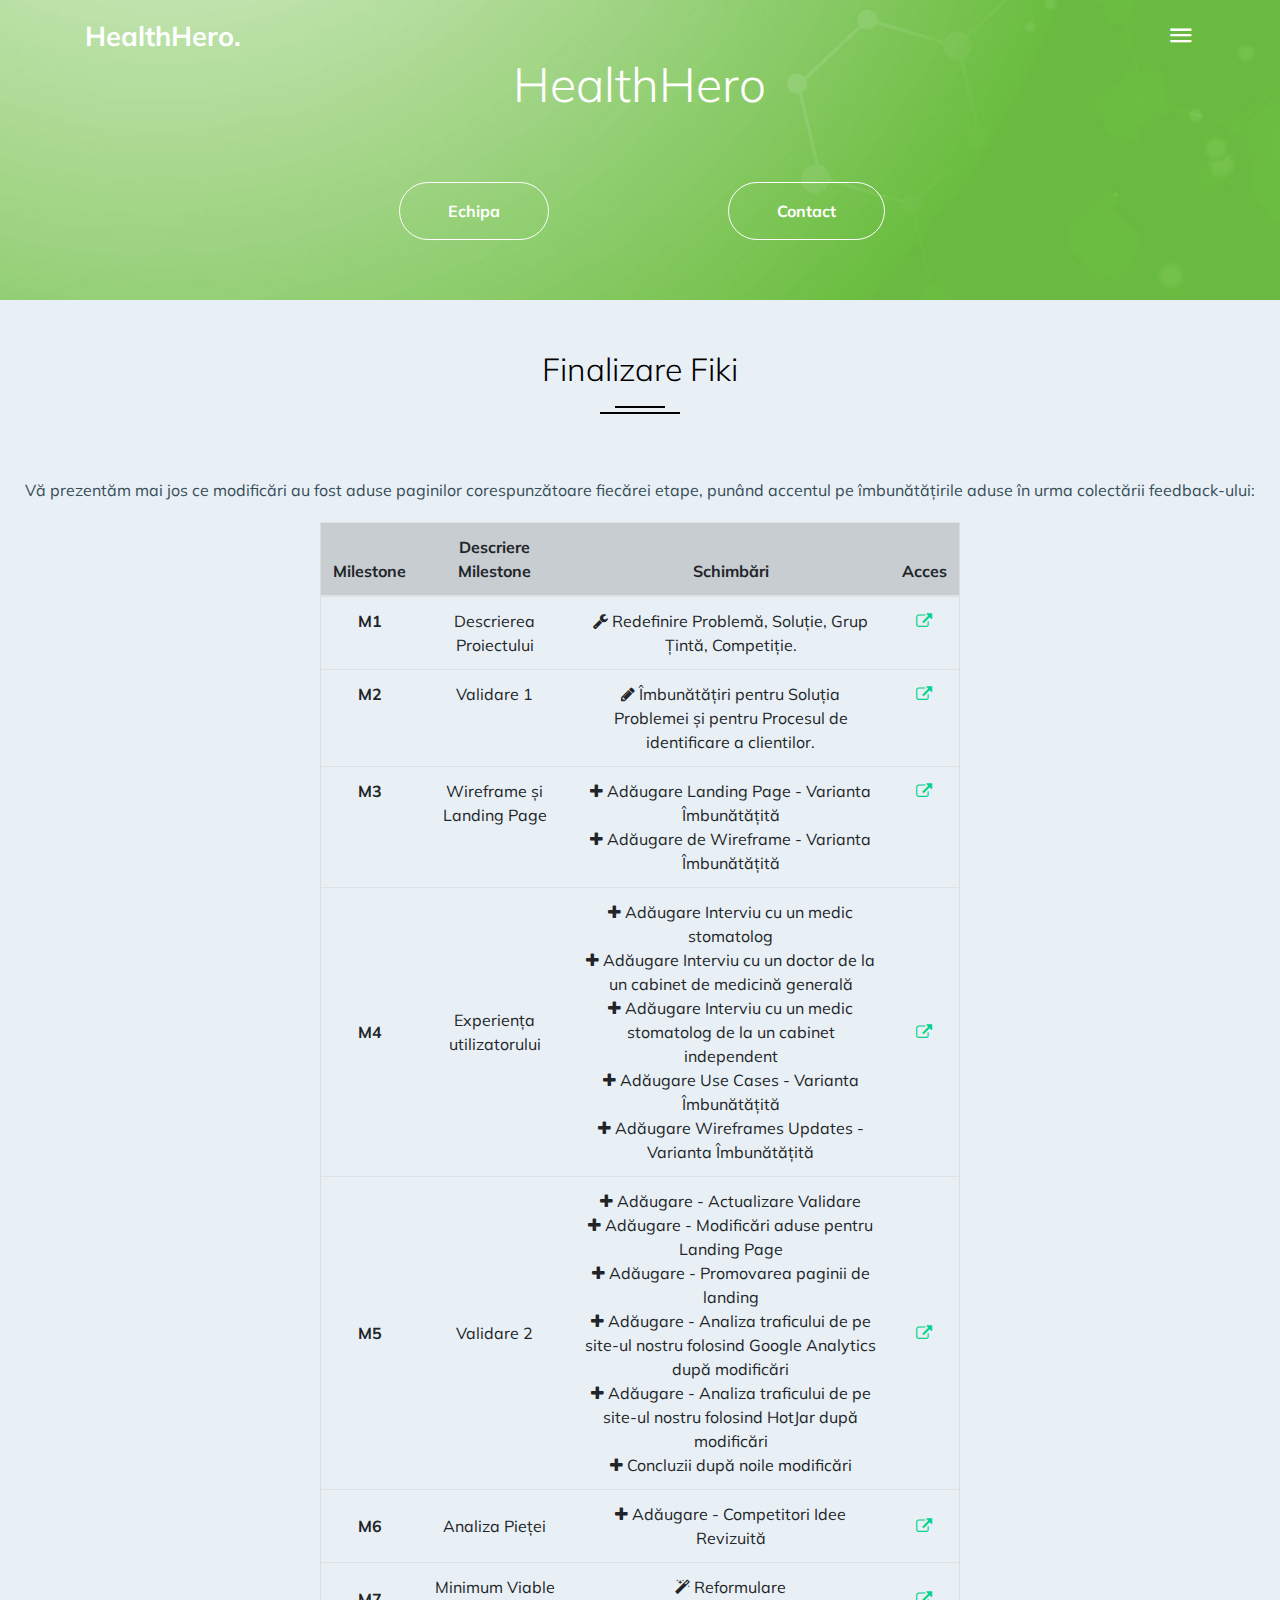
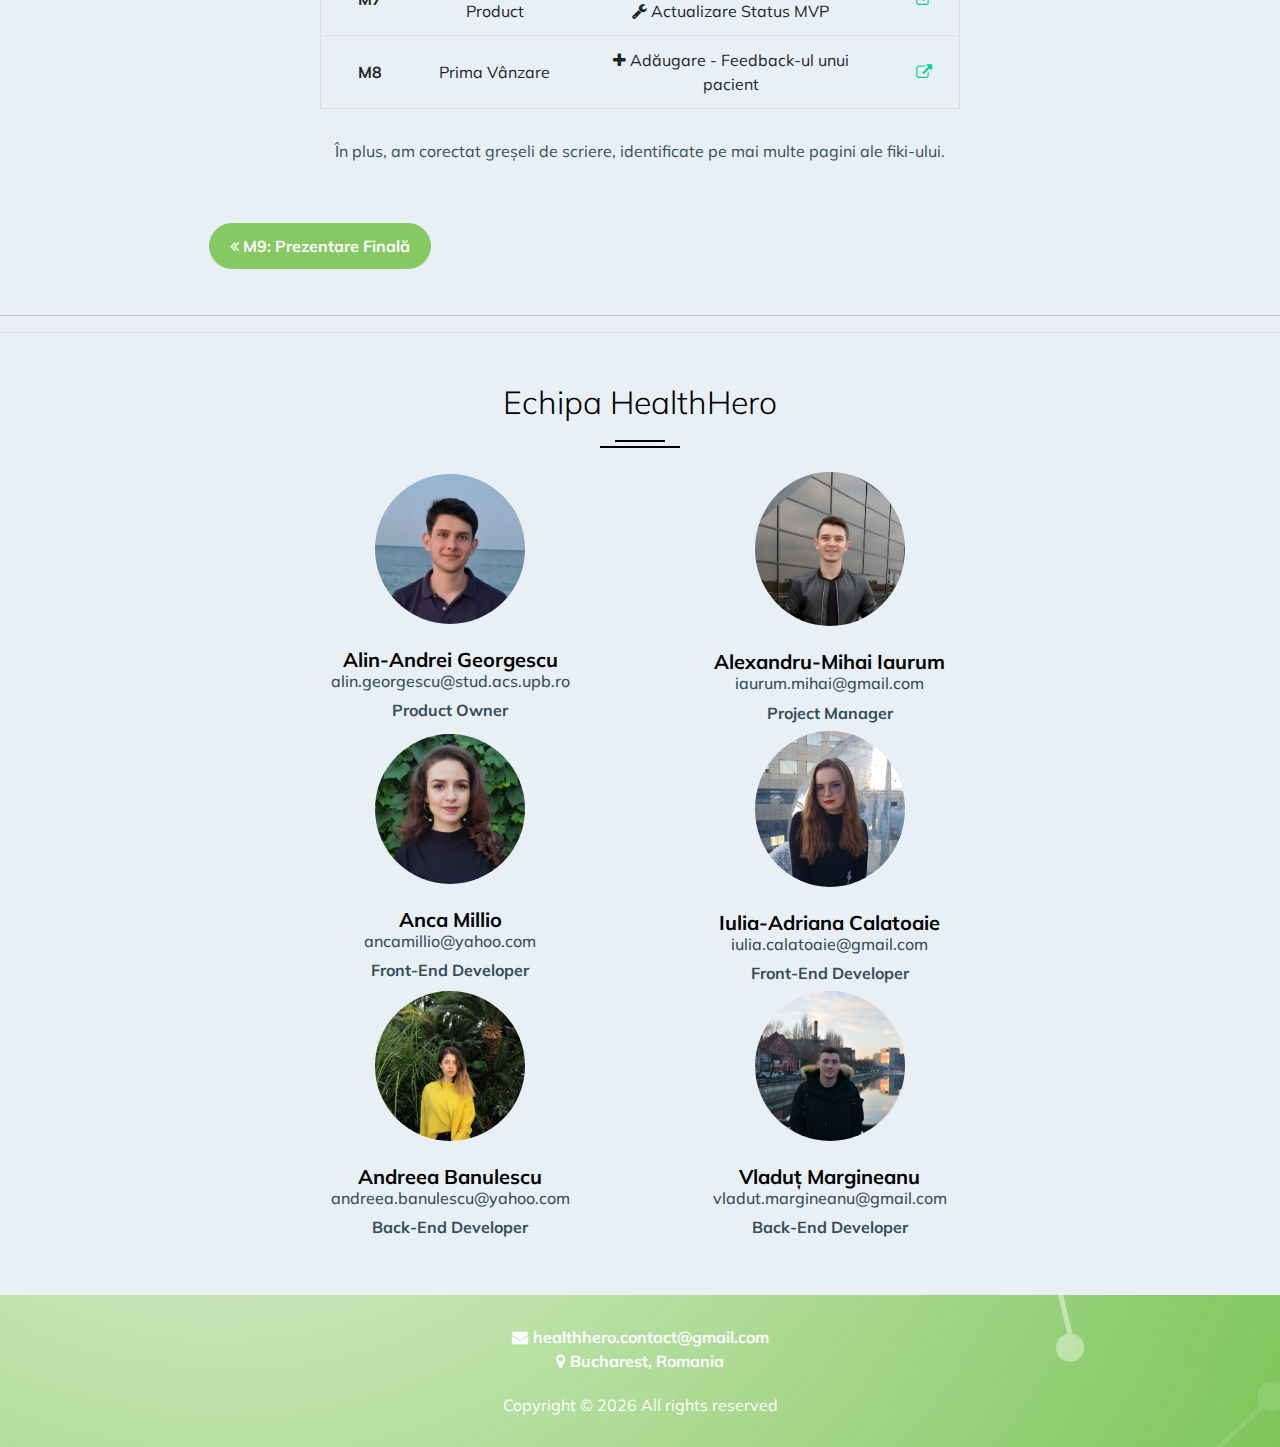
<file: finalizeFiki.html>
<!doctype html>
<html lang="en">

<head>
	<title>HealthHero</title>
	<meta charset="utf-8">
	<meta name="viewport" content="width=device-width, initial-scale=1, shrink-to-fit=no">

	<link href="https://fonts.googleapis.com/css?family=Muli:400,700" rel="stylesheet">

	<link rel="stylesheet" href="fonts/icomoon/style.css">

	<link rel="stylesheet" href="css/bootstrap.min.css">
	<link rel="stylesheet" href="css/bootstrap-datepicker.css">
	<link rel="stylesheet" href="css/jquery.fancybox.min.css">
	<link rel="stylesheet" href="css/owl.carousel.min.css">
	<link rel="stylesheet" href="css/owl.theme.default.min.css">
	<link rel="stylesheet" href="fonts/flaticon/font/flaticon.css">
	<link rel="stylesheet" href="css/aos.css">
	<link rel="stylesheet" href="https://cdnjs.cloudflare.com/ajax/libs/font-awesome/4.7.0/css/font-awesome.min.css">

	<link rel="stylesheet" href="css/firstSale_style.css">
</head>

<body data-spy="scroll" data-target=".site-navbar-target" data-offset="300" style="padding-top: 0px;">

	<div class="site-wrap" id="home-section">
		<div class="site-mobile-menu site-navbar-target">
			<div class="site-mobile-menu-header">
				<div class="site-mobile-menu-close mt-3">
					<span class="icon-close2 js-menu-toggle"></span>
				</div>
			</div>
			<div class="site-mobile-menu-body"></div>
		</div>
	</div>

	<header class="site-navbar site-navbar-target" role="banner">
		<div class="container">
			<div class="row align-items-center position-relative">
				<div class="col-3 ">
					<div class="site-logo">
						<a href="index.html" class="font-weight-bold">HealthHero.</a>
					</div>
				</div>

				<div class="col-9  text-right">
					<span class="d-inline-block d-lg-block"><a href="#"
							class="text-white site-menu-toggle js-menu-toggle py-5 text-white"><span
								class="icon-menu h3 text-white"></span></a></span>

					<nav class="site-navigation text-right ml-auto d-none d-lg-none" role="navigation">
						<ul class="site-menu main-menu js-clone-nav ml-auto ">
							<li><a href="index.html" class="nav-link">Acasă</a></li>
							<li><a href="description.html" class="nav-link">M1: Descrierea Proiectului</a></li>
							<li><a href="validation1.html" class="nav-link">M2: Validare 1</a></li>
							<li><a href="wireframeAndLandingPage.html" class="nav-link">M3: Wireframe și Landing
									Page</a></li>
							<li><a href="ux.html" class="nav-link">M4: Experiența Utilizatorului</a></li>
							<li><a href="validation2.html" class="nav-link">M5: Validare 2</a></li>
							<li><a href="marketResearch.html" class="nav-link">M6: Analiza Pieței</a></li>
							<li><a href="mvp.html" class="nav-link">M7: MVP</a></li>
							<li><a href="firstSale.html" class="nav-link">M8: Prima Vânzare</a></li>
							<li><a href="finalPresentation.html" class="nav-link">M9: Prezentare Finală</a></li>
							<li class="active"><a href="finalizeFiki.html" class="nav-link">M11: Finalizare Fiki</a>
							</li>
						</ul>
					</nav>
				</div>
			</div>
		</div>
	</header>

	<div class="ftco-blocks-cover-1">
		<div class="site-section-cover overlay" style="background-image: url('images/background2.jpg')">
			<div class="container">
				<div class="row align-items-center justify-content-center">
					<div class="col-md-7 text-center">
						<h1 class="mb-4 text-white" style="padding-bottom: 50px;">HealthHero</h1>

						<div class="row">
							<div class="col"><a href="#HealthHeroTeam"
									class="btn btn-primary btn-outline-white py-3 px-5">Echipa</a></div>
							<div class="col"><a href="mailto:healthhero.contact@gmail.com" target="_blank"
									class="btn btn-primary btn-outline-white py-3 px-5">Contact</a></div>
						</div>
					</div>
				</div>
			</div>
		</div>
	</div>

	<!-- INTRODUCTION -->

	<div style=" padding-top: 50px;">
		<div>
			<div class="row" style="margin: auto;">
				<div class="text-center" style="margin: auto;">
					<h2 class="heading-29190" style="margin-bottom: 50px;">Finalizare Fiki</h2>
					<div class="row d-flex align-items-center justify-content-center" style="margin:auto;">
						<div class="card-body">
							Vă prezentăm mai jos ce modificări au fost aduse paginilor corespunzătoare fiecărei etape, punând accentul pe îmbunătățirile
							aduse în urma colectării feedback-ului:
						</div>
					</div>
				</div>
			</div>
		</div>
	</div>

	<div>
		<table class="table table-hover"
			style="text-align: center; margin: auto; width: 50%; border: 1px solid #dddddd">
			<thead>
				<tr class="table-active">
					<th scope="col">Milestone</th>
					<th scope="col">Descriere Milestone</th>
					<th scope="col">Schimbări</th>
					<th scope="col">Acces</th>
				</tr>
			</thead>

			<tbody>
				<tr>
					<td><span style="font-weight:bold;">M1</span></td>
					<td>Descrierea Proiectului</td>
					<td>
						<i class="fa fa-wrench" aria-hidden="true"></i> Redefinire Problemă, Soluție, Grup Țintă, Competiție.

					</td>
					<td><a href="description.html"><i class="fa fa-external-link"></i></a></td>
				</tr>
				<tr>
					<td><span style="font-weight:bold;">M2</span></td>
					<td>Validare 1</td>
					<td>
						<i class="fa fa-pencil"></i> Îmbunătățiri pentru Soluția Problemei și pentru Procesul de identificare a clientilor.
					</td>
					<td><a href="validation1.html"><i class="fa fa-external-link"></i></a></td>
				</tr>
				<tr>
					<td><span style="font-weight:bold;">M3</span></td>
					<td>Wireframe și Landing Page</td>
					<td>
						<i class="fa fa-plus"></i> Adăugare Landing Page - Varianta Îmbunătățită <br>
						<i class="fa fa-plus"></i> Adăugare de Wireframe - Varianta Îmbunătățită
					</td>
					<td><a href="wireframeAndLandingPage.html"><i class="fa fa-external-link"></i></a></td>
				</tr>
				<tr>
					<td style="vertical-align: middle"><span style="font-weight:bold;">M4</span></td>
					<td style="vertical-align: middle">Experiența utilizatorului</td style="vertical-align: middle">
					<td>
						<i class="fa fa-plus"></i> Adăugare Interviu cu un medic stomatolog <br>
						<i class="fa fa-plus"></i> Adăugare Interviu cu un doctor de la un cabinet de medicină generală <br>
						<i class="fa fa-plus"></i> Adăugare Interviu cu un medic stomatolog de la un cabinet independent <br>
						<i class="fa fa-plus"></i> Adăugare Use Cases - Varianta Îmbunătățită <br>
						<i class="fa fa-plus"></i> Adăugare Wireframes Updates - Varianta Îmbunătățită <br>

					</td>
					<td style="vertical-align: middle"><a href="ux.html"><i class="fa fa-external-link"></i></a></td
						style="vertical-align: middle">
				</tr>
				<tr>
					<td style="vertical-align: middle"><span style="font-weight:bold;">M5</span></td
						style="vertical-align: middle">
					<td style="vertical-align: middle">Validare 2</td style="vertical-align: middle">
					<td>
						<i class="fa fa-plus"></i> Adăugare - Actualizare Validare <br>
						<i class="fa fa-plus"></i> Adăugare - Modificări aduse pentru Landing Page<br>
						<i class="fa fa-plus"></i> Adăugare - Promovarea paginii de landing<br>
						<i class="fa fa-plus"></i> Adăugare - Analiza traficului de pe site-ul nostru folosind Google Analytics după modificări<br>
						<i class="fa fa-plus"></i> Adăugare - Analiza traficului de pe site-ul nostru folosind HotJar după modificări<br>
						<i class="fa fa-plus"></i> Concluzii după noile modificări
					</td>
					<td style="vertical-align: middle"><a href="validation2.html"><i
								class="fa fa-external-link"></i></a></td style="vertical-align: middle">
				</tr>
				<tr>
					<td style="vertical-align: middle"><span style="font-weight:bold;">M6</span></td
						style="vertical-align: middle">
					<td style="vertical-align: middle">Analiza Pieței</td style="vertical-align: middle">
					<td>
						<i class="fa fa-plus"></i> Adăugare - Competitori Idee Revizuită <br>
					</td>
					<td style="vertical-align: middle"><a href="marketResearch.html"><i
								class="fa fa-external-link"></i></a></td style="vertical-align: middle">
				</tr>
				<tr>
					<td style="vertical-align: middle"><span style="font-weight:bold;">M7</span></td
						style="vertical-align: middle">
					<td style="vertical-align: middle">Minimum Viable Product</td style="vertical-align: middle">
					<td>
						<i class="fa fa-magic"></i> Reformulare <br>
						<i class="fa fa-wrench"></i> Actualizare Status MVP
					</td>
					<td style="vertical-align: middle"><a href="mvp.html"><i class="fa fa-external-link"></i></a></td
						style="vertical-align: middle">
				</tr>
				<tr>
					<td style="vertical-align: middle"><span style="font-weight:bold;">M8</span></td
						style="vertical-align: middle">
					<td style="vertical-align: middle">Prima Vânzare</td style="vertical-align: middle">
					<td>
						<i class="fa fa-plus"></i> Adăugare - Feedback-ul unui pacient <br>
					</td>
					<td style="vertical-align: middle"><a href="firstSale.html"><i class="fa fa-external-link"></i></a>
					</td style="vertical-align: middle">
				</tr>
			</tbody>
		</table>
	</div>

	<div style=" padding-top: 10px;">
		<div>
			<div class="row" style="margin: auto;">
				<div class="text-center" style="margin: auto;">
					<div class="row d-flex align-items-center justify-content-center" style="margin:auto;">
						<div class="card-body">
						În plus, am corectat greșeli de scriere, identificate pe mai multe pagini ale fiki-ului.
						</div>
					</div>
				</div>
			</div>
		</div>
	</div>

	<div class="gap-20"></div>
	<div class="gap-20"></div>

	<div style="width: 100%; overflow: hidden; padding-bottom: 30px;">
		<div style="width: 50%; float: left; text-align: center;">
			<button type="button" class="btn btn-primary" style="background:#86C962; border-color: #86C962;">
				<a href="finalPresentation.html" style="color: white;">
					<i class="fa fa-angle-double-left"></i> M9: Prezentare Finală
				</a>
			</button>
		</div>
	</div>

	<hr>

	<!-- TEAM -->

	<div id="HealthHeroTeam" class="site-section border-top" style="padding-bottom: 50px; padding-top: 50px;">
		<div class="container">
			<div class="row">
				<div class="col-md-7 mx-auto text-center">
					<h2 class="heading-29190">Echipa HealthHero</h2>
				</div>
			</div>

			<div class="row justify-content-center">
				<div class="col-lg-4 col-md-6 d-flex align-items-center justify-content-center">
					<div class="text-centered">
						<div class="person-pic-39219 mb-4 d-flex align-items-center justify-content-center">
							<img src="images/Alin.jpg" class="img-fluid">
						</div>
						<h5 style="margin-bottom: 0px;">
							<dt>Alin-Andrei Georgescu</dt>
						</h5>
						<h6 style="margin-bottom: 10px;">alin.georgescu@stud.acs.upb.ro</h6>
						<h6>
							<dt>Product Owner</dt>
						</h6>
					</div>
				</div>

				<div class="col-lg-4 col-md-6 d-flex align-items-center justify-content-center">
					<div class="text-centered">
						<div class="person-pic-39219 mb-4 d-flex align-items-center justify-content-center">
							<img src="images/Mihai.jpg" class="img-fluid">
						</div>
						<h5 style="margin-bottom: 0px;">
							<dt>Alexandru-Mihai Iaurum</dt>
						</h5>
						<h6 style="margin-bottom: 10px;">iaurum.mihai@gmail.com</h6>
						<h6>
							<dt>Project Manager</dt>
						</h6>
					</div>
				</div>
			</div>

			<div class="row justify-content-center">
				<div class="col-lg-4 col-md-6 d-flex align-items-center justify-content-center">
					<div class="text-centered">
						<div class="person-pic-39219 mb-4 d-flex align-items-center justify-content-center">
							<img src="images/Anca.jpg" class="img-fluid">
						</div>
						<h5 style="margin-bottom: 0px;">
							<dt>Anca Millio</dt>
						</h5>
						<h6 style="margin-bottom: 10px;">ancamillio@yahoo.com</h6>
						<h6>
							<dt>Front-End Developer</dt>
						</h6>
					</div>
				</div>


				<div class="col-lg-4 col-md-6 d-flex align-items-center justify-content-center">
					<div class="text-centered">
						<div class="person-pic-39219 mb-4 d-flex align-items-center justify-content-center">
							<img src="images/Iulia.jpg" class="img-fluid">
						</div>
						<h5 style="margin-bottom: 0px;">
							<dt>Iulia-Adriana Calatoaie</dt>
						</h5>
						<h6 style="margin-bottom: 10px;">iulia.calatoaie@gmail.com</h6>
						<h6>
							<dt>Front-End Developer</dt>
						</h6>
					</div>
				</div>
			</div>

			<div class="row justify-content-center">
				<div class="col-lg-4 col-md-6 d-flex align-items-center justify-content-center">
					<div class="text-centered">
						<div class="person-pic-39219 mb-4 d-flex align-items-center justify-content-center">
							<img src="images/Toni.jpg" class="img-fluid">
						</div>
						<h5 style="margin-bottom: 0px;">
							<dt>Andreea Banulescu</dt>
						</h5>
						<h6 style="margin-bottom: 10px;">andreea.banulescu@yahoo.com</h6>
						<h6>
							<dt>Back-End Developer</dt>
						</h6>
					</div>
				</div>

				<div class="col-lg-4 col-md-6 d-flex align-items-center justify-content-center">
					<div class="text-centered">
						<div class="person-pic-39219 mb-4 d-flex align-items-center justify-content-center">
							<img src="images/Vladut.jpg" class="img-fluid">
						</div>
						<h5 style="margin-bottom: 0px;">
							<dt>Vladuț Margineanu</dt>
						</h5>
						<h6 style="margin-bottom: 10px;">vladut.margineanu@gmail.com</h6>
						<h6>
							<dt>Back-End Developer</dt>
						</h6>
					</div>
				</div>
			</div>
		</div>
	</div>


	<!-- <footer class="site-footer">
				<div class="container">
					<div class="row">
					<div class="col-lg-3">
						<h2 class="footer-heading mb-3">About Me</h2>
							<p>Far far away, behind the word mountains, far from the countries Vokalia and Consonantia, there live the blind texts. </p>
					</div>
					<div class="col-lg-8 ml-auto">
						<div class="row">
						<div class="col-lg-6 ml-auto">
							<h2 class="footer-heading mb-4">Quick Links</h2>
							<ul class="list-unstyled">
							<li><a href="#">About Us</a></li>
							<li><a href="#">Testimonials</a></li>
							<li><a href="#">Terms of Service</a></li>
							<li><a href="#">Privacy</a></li>
							<li><a href="#">Contact Us</a></li>
							</ul>
						</div>
						<div class="col-lg-6">
							<h2 class="footer-heading mb-4">Connect</h2>
							<div class="social_29128 white mb-5">
							<a href="#"><span class="icon-facebook"></span></a>
							<a href="#"><span class="icon-instagram"></span></a>
							<a href="#"><span class="icon-twitter"></span></a>
							</div>
							<h2 class="footer-heading mb-4">Newsletter</h2>
							<form action="#" class="d-flex" class="subscribe">
							<input type="text" class="form-control mr-3" placeholder="Email">
							<input type="submit" value="Send" class="btn btn-primary">
							</form>
						</div>

						</div>
					</div>
					</div>
				</div>
				</footer> -->

	<div class="row text-center" style="background-image: url('images/background2.jpg')">
		<div class="col-md-12">
			<div class="d-flex align-items-center justify-content-center" style="padding-top: 30px;">
				<i class="fa fa-envelope" style="padding-right: 5px; color:white;"></i>
				<dt class="text-white">healthhero.contact@gmail.com</dt>
			</div>

			<div class="d-flex align-items-center justify-content-center" style="padding-top: 0px;">
				<i class="fa fa-map-marker" style="padding-right: 5px; color:white;"></i>
				<dt class="text-white">Bucharest, Romania</dt>
			</div>

			<div class="gap-20"></div>

			<div class="d-flex align-items-center justify-content-center"
				style="padding-top: 0px; padding-bottom:30px; color:white;">
				Copyright &copy;
				<script>document.write(new Date().getFullYear());</script> All rights reserved</a>
			</div>
		</div>
	</div>

	<script src="js/jquery-3.3.1.min.js"></script>
	<script src="js/jquery-migrate-3.0.0.js"></script>
	<script src="js/popper.min.js"></script>
	<script src="js/bootstrap.min.js"></script>
	<script src="js/owl.carousel.min.js"></script>
	<script src="js/jquery.sticky.js"></script>
	<script src="js/jquery.waypoints.min.js"></script>
	<script src="js/jquery.animateNumber.min.js"></script>
	<script src="js/jquery.fancybox.min.js"></script>
	<script src="js/jquery.stellar.min.js"></script>
	<script src="js/jquery.easing.1.3.js"></script>
	<script src="js/bootstrap-datepicker.min.js"></script>
	<script src="js/isotope.pkgd.min.js"></script>
	<script src="js/aos.js"></script>

	<script src="js/main.js"></script>

</body>

</html>
</file>
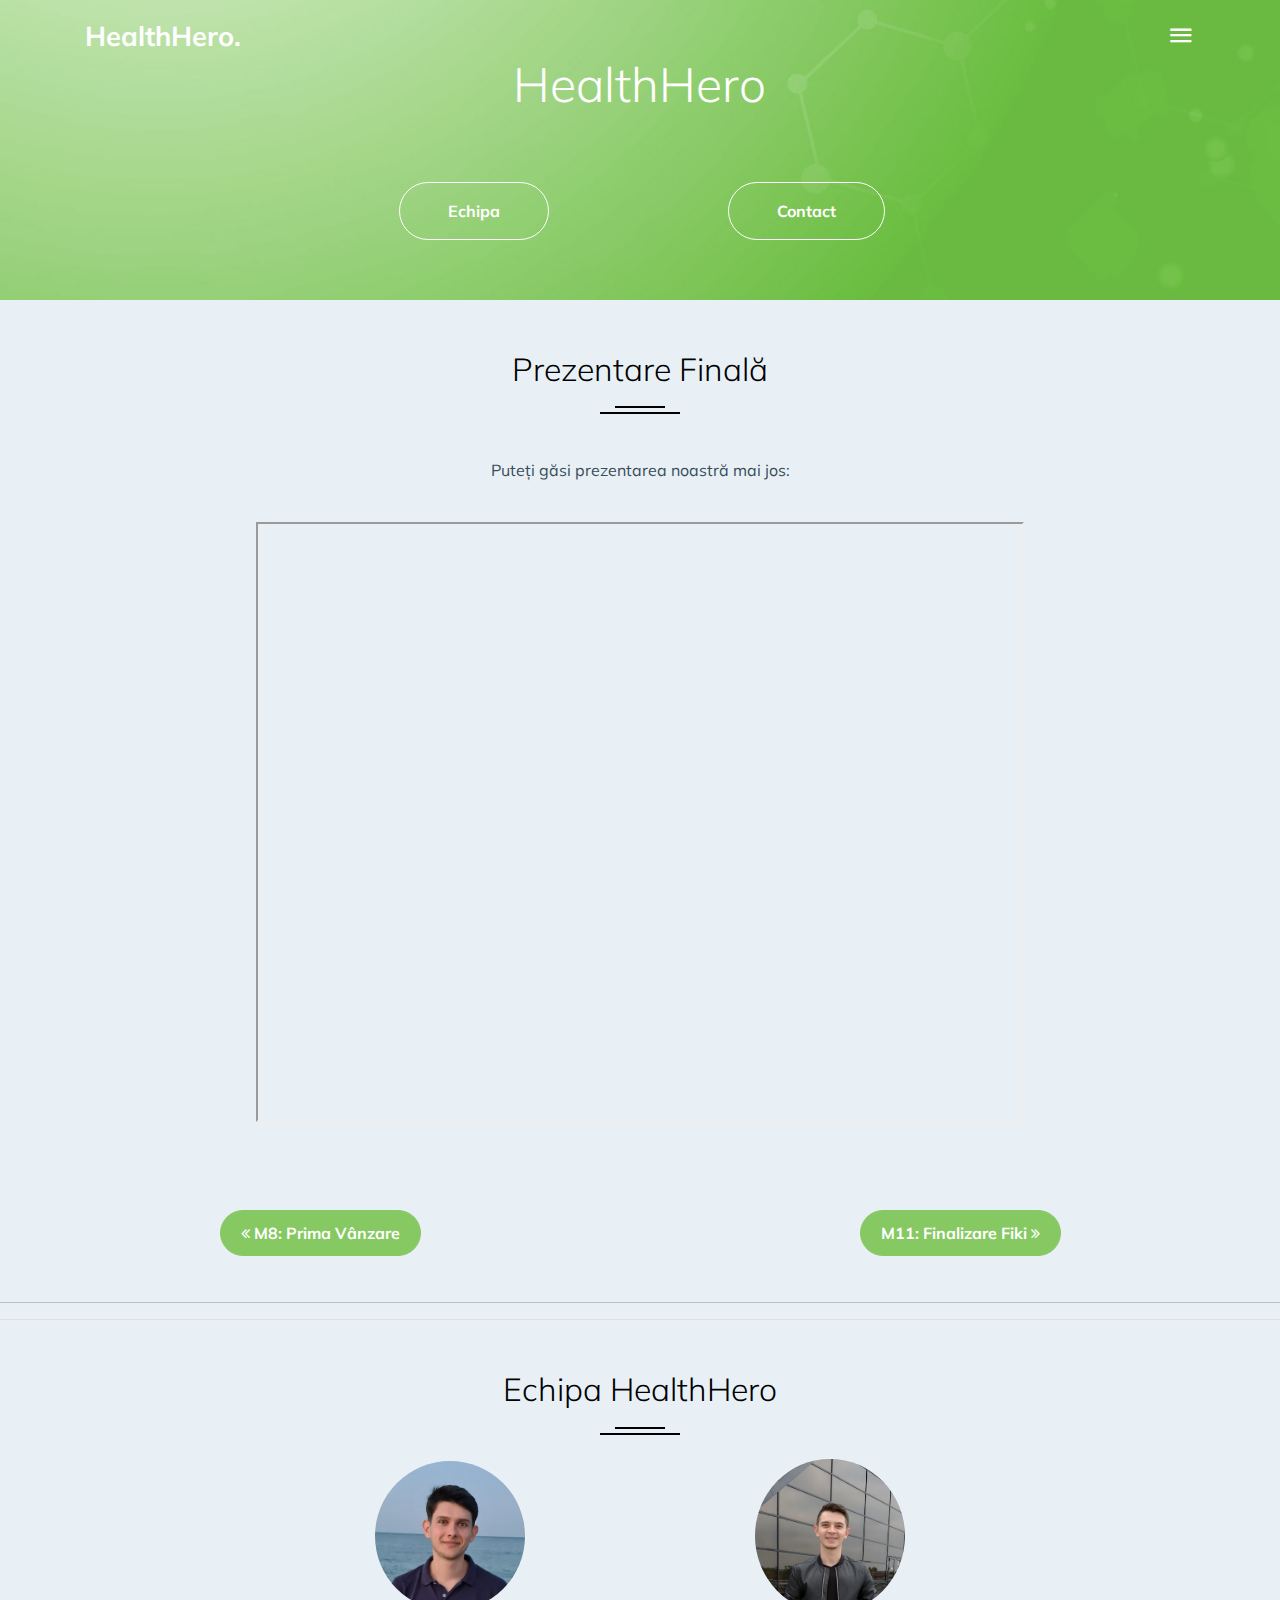
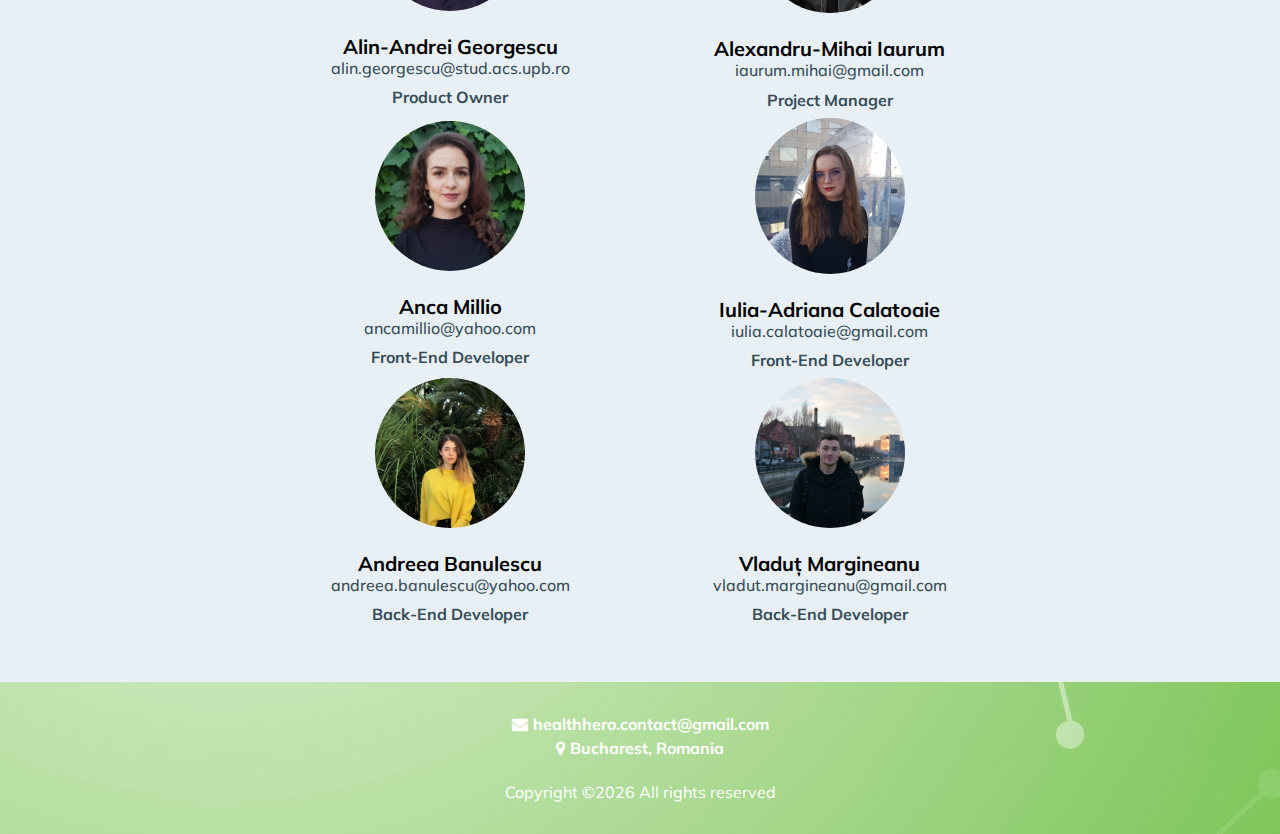
<file: finalPresentation.html>
<!doctype html>
<html lang="en">

	<head>
		<title>HealthHero</title>
		<meta charset="utf-8">
		<meta name="viewport" content="width=device-width, initial-scale=1, shrink-to-fit=no">

		<link href="https://fonts.googleapis.com/css?family=Muli:400,700" rel="stylesheet">

		<link rel="stylesheet" href="fonts/icomoon/style.css">

		<link rel="stylesheet" href="css/bootstrap.min.css">
		<link rel="stylesheet" href="css/bootstrap-datepicker.css">
		<link rel="stylesheet" href="css/jquery.fancybox.min.css">
		<link rel="stylesheet" href="css/owl.carousel.min.css">
		<link rel="stylesheet" href="css/owl.theme.default.min.css">
		<link rel="stylesheet" href="fonts/flaticon/font/flaticon.css">
		<link rel="stylesheet" href="css/aos.css">
		<link rel="stylesheet" href="https://cdnjs.cloudflare.com/ajax/libs/font-awesome/4.7.0/css/font-awesome.min.css">
    
        <link rel="stylesheet" href="css/firstSale_style.css">
    </head>

	<body data-spy="scroll" data-target=".site-navbar-target" data-offset="300" style="padding-top: 0px;">

		<div class="site-wrap" id="home-section">
				<div class="site-mobile-menu site-navbar-target">
				<div class="site-mobile-menu-header">
						<div class="site-mobile-menu-close mt-3">
						<span class="icon-close2 js-menu-toggle"></span>
						</div>
				</div>
				<div class="site-mobile-menu-body"></div>
			</div>
		</div>

		<header class="site-navbar site-navbar-target" role="banner">
			<div class="container">
					<div class="row align-items-center position-relative">
					<div class="col-3 ">
							<div class="site-logo">
							<a href="index.html" class="font-weight-bold">HealthHero.</a>
							</div>
					</div>

					<div class="col-9  text-right">
							<span class="d-inline-block d-lg-block"><a href="#" class="text-white site-menu-toggle js-menu-toggle py-5 text-white"><span class="icon-menu h3 text-white"></span></a></span>
				
						<nav class="site-navigation text-right ml-auto d-none d-lg-none" role="navigation">
							<ul class="site-menu main-menu js-clone-nav ml-auto ">
								<li><a href="index.html" class="nav-link">Acasă</a></li>
								<li><a href="description.html" class="nav-link">M1: Descrierea Proiectului</a></li>
								<li><a href="validation1.html" class="nav-link">M2: Validare 1</a></li>
								<li><a href="wireframeAndLandingPage.html" class="nav-link">M3: Wireframe și Landing Page</a></li>
								<li><a href="ux.html" class="nav-link">M4: Experiența Utilizatorului</a></li>
								<li><a href="validation2.html" class="nav-link">M5: Validare 2</a></li>
								<li><a href="marketResearch.html" class="nav-link">M6: Analiza Pieței</a></li>
								<li><a href="mvp.html" class="nav-link">M7: MVP</a></li>
								<li><a href="firstSale.html" class="nav-link">M8: Prima Vânzare</a></li>
								<li class="active"><a href="finalPresentation.html" class="nav-link">M9: Prezentare Finală</a></li>
								<li><a href="finalizeFiki.html" class="nav-link">M11: Finalizare Fiki</a></li> 
                            </ul>
							</nav>
					</div>
					</div>
			</div>
		</header>

		<div class="ftco-blocks-cover-1">
			<div class="site-section-cover overlay" style="background-image: url('images/background2.jpg')">
				<div class="container">
					<div class="row align-items-center justify-content-center">
						<div class="col-md-7 text-center">
							<h1 class="mb-4 text-white" style="padding-bottom: 50px;">HealthHero</h1>
							
							<div class="row">
								<div class="col"><a href="#HealthHeroTeam" class="btn btn-primary btn-outline-white py-3 px-5">Echipa</a></div>
								<div class="col"><a href="mailto:healthhero.contact@gmail.com" target="_blank" class="btn btn-primary btn-outline-white py-3 px-5">Contact</a></div>
							</div>
						</div>
					</div>
				</div>
			</div>
		</div>

		<!-- INTRODUCTION -->

		<div class="text-center" style="padding-bottom:20px; padding-top:50px;">
			<h2 class="heading-29190">Prezentare Finală</h2>
				<div class="row d-flex align-items-center justify-content-center" style="margin:auto;"></div>
					<div class="card-body">
						Puteți găsi prezentarea noastră mai jos:
					</div>
				</div>

			<div class="row mb-5" style="margin: auto;">
				<iframe src="prezentarefinala.pdf" width="60%" height="600px" style="margin-left:auto; margin-right:auto;"></iframe>	
			</div>
		</div>

		<div class="gap-20"></div>
		<div class="gap-20"></div>

		<div style="width: 100%; overflow: hidden; padding-bottom: 30px;">
			<div style="width: 50%; float: left; text-align: center;">
				<button type="button" class="btn btn-primary" style="background:#86C962; border-color: #86C962;">
					<a href="firstSale.html" style="color: white;">
						<i class="fa fa-angle-double-left"></i>  M8: Prima Vânzare
					</a>
				</button></div>
			<div style="width: 50%; float:right; text-align: center;">
				<button type="button" class="btn btn-primary" style="background:#86C962; border-color: #86C962;">
					<a href="finalizeFiki.html" style="color: white;">
					M11: Finalizare Fiki <i class="fa fa-angle-double-right"></i>
					</a>
				</button>
			</div>
		</div>
		
		<hr>

		<!-- TEAM -->

		<div id="HealthHeroTeam" class="site-section border-top" style="padding-bottom: 50px; padding-top: 50px;">
			<div class="container">
				<div class="row">
					<div class="col-md-7 mx-auto text-center">
						<h2 class="heading-29190">Echipa HealthHero</h2>
					</div>
				</div>

				<div class="row justify-content-center">
					<div class="col-lg-4 col-md-6 d-flex align-items-center justify-content-center">
						<div class="text-centered">
							<div class="person-pic-39219 mb-4 d-flex align-items-center justify-content-center">
								<img src="images/Alin.jpg" class="img-fluid">
							</div>
							<h5 style="margin-bottom: 0px;">
								<dt>Alin-Andrei Georgescu</dt>
							</h5>
							<h6 style="margin-bottom: 10px;">alin.georgescu@stud.acs.upb.ro</h6>
							<h6>
								<dt>Product Owner</dt>
							</h6>
						</div>
					</div>

					<div class="col-lg-4 col-md-6 d-flex align-items-center justify-content-center">
						<div class="text-centered">
							<div class="person-pic-39219 mb-4 d-flex align-items-center justify-content-center">
								<img src="images/Mihai.jpg" class="img-fluid">
							</div>
							<h5 style="margin-bottom: 0px;">
								<dt>Alexandru-Mihai Iaurum</dt>
							</h5>
							<h6 style="margin-bottom: 10px;">iaurum.mihai@gmail.com</h6>
							<h6>
								<dt>Project Manager</dt>
							</h6>
						</div>
					</div>
				</div>

				<div class="row justify-content-center">
					<div class="col-lg-4 col-md-6 d-flex align-items-center justify-content-center">
						<div class="text-centered">
							<div class="person-pic-39219 mb-4 d-flex align-items-center justify-content-center">
								<img src="images/Anca.jpg" class="img-fluid">
							</div>
							<h5 style="margin-bottom: 0px;">
								<dt>Anca Millio</dt>
							</h5>
							<h6 style="margin-bottom: 10px;">ancamillio@yahoo.com</h6>
							<h6>
								<dt>Front-End Developer</dt>
							</h6>
						</div>
					</div>


					<div class="col-lg-4 col-md-6 d-flex align-items-center justify-content-center">
						<div class="text-centered">
							<div class="person-pic-39219 mb-4 d-flex align-items-center justify-content-center">
								<img src="images/Iulia.jpg" class="img-fluid">
							</div>
							<h5 style="margin-bottom: 0px;">
								<dt>Iulia-Adriana Calatoaie</dt>
							</h5>
							<h6 style="margin-bottom: 10px;">iulia.calatoaie@gmail.com</h6>
							<h6>
								<dt>Front-End Developer</dt>
							</h6>
						</div>
					</div>
				</div>

				<div class="row justify-content-center">
					<div class="col-lg-4 col-md-6 d-flex align-items-center justify-content-center">
						<div class="text-centered">
							<div class="person-pic-39219 mb-4 d-flex align-items-center justify-content-center">
								<img src="images/Toni.jpg" class="img-fluid">
							</div>
							<h5 style="margin-bottom: 0px;">
								<dt>Andreea Banulescu</dt>
							</h5>
							<h6 style="margin-bottom: 10px;">andreea.banulescu@yahoo.com</h6>
							<h6>
								<dt>Back-End Developer</dt>
							</h6>
						</div>
					</div>

					<div class="col-lg-4 col-md-6 d-flex align-items-center justify-content-center">
						<div class="text-centered">
							<div class="person-pic-39219 mb-4 d-flex align-items-center justify-content-center">
								<img src="images/Vladut.jpg" class="img-fluid">
							</div>
							<h5 style="margin-bottom: 0px;">
								<dt>Vladuț Margineanu</dt>
							</h5>
							<h6 style="margin-bottom: 10px;">vladut.margineanu@gmail.com</h6>
							<h6>
								<dt>Back-End Developer</dt>
							</h6>
						</div>
					</div>
				</div>
			</div>
		</div>


		<!-- <footer class="site-footer">
		<div class="container">
			<div class="row">
			<div class="col-lg-3">
				<h2 class="footer-heading mb-3">About Me</h2>
					<p>Far far away, behind the word mountains, far from the countries Vokalia and Consonantia, there live the blind texts. </p>
			</div>
			<div class="col-lg-8 ml-auto">
				<div class="row">
				<div class="col-lg-6 ml-auto">
					<h2 class="footer-heading mb-4">Quick Links</h2>
					<ul class="list-unstyled">
					<li><a href="#">About Us</a></li>
					<li><a href="#">Testimonials</a></li>
					<li><a href="#">Terms of Service</a></li>
					<li><a href="#">Privacy</a></li>
					<li><a href="#">Contact Us</a></li>
					</ul>
				</div>
				<div class="col-lg-6">
					<h2 class="footer-heading mb-4">Connect</h2>
					<div class="social_29128 white mb-5">
					<a href="#"><span class="icon-facebook"></span></a>
					<a href="#"><span class="icon-instagram"></span></a>
					<a href="#"><span class="icon-twitter"></span></a>
					</div>
					<h2 class="footer-heading mb-4">Newsletter</h2>
					<form action="#" class="d-flex" class="subscribe">
					<input type="text" class="form-control mr-3" placeholder="Email">
					<input type="submit" value="Send" class="btn btn-primary">
					</form>
				</div>

				</div>
			</div>
			</div>
		</div>
		</footer> -->

		<div class="row text-center" style="background-image: url('images/background2.jpg')">
			<div class="col-md-12">
				<div class="d-flex align-items-center justify-content-center" style="padding-top: 30px;">
					<i class="fa fa-envelope" style="padding-right: 5px; color:white;"></i>
					<dt class="text-white">healthhero.contact@gmail.com</dt>
				</div>

				<div class="d-flex align-items-center justify-content-center" style="padding-top: 0px;">
					<i class="fa fa-map-marker" style="padding-right: 5px; color:white;"></i>
					<dt class="text-white">Bucharest, Romania</dt>
				</div>

				<div class="gap-20"></div>

				<div class="d-flex align-items-center justify-content-center" style="padding-top: 0px; padding-bottom:30px; color:white;">
					Copyright &copy;<script>document.write(new Date().getFullYear());</script> All rights reserved</a>
				</div>
			</div>
		</div>

		<script src="js/jquery-3.3.1.min.js"></script>
		<script src="js/jquery-migrate-3.0.0.js"></script>
		<script src="js/popper.min.js"></script>
		<script src="js/bootstrap.min.js"></script>
		<script src="js/owl.carousel.min.js"></script>
		<script src="js/jquery.sticky.js"></script>
		<script src="js/jquery.waypoints.min.js"></script>
		<script src="js/jquery.animateNumber.min.js"></script>
		<script src="js/jquery.fancybox.min.js"></script>
		<script src="js/jquery.stellar.min.js"></script>
		<script src="js/jquery.easing.1.3.js"></script>
		<script src="js/bootstrap-datepicker.min.js"></script>
		<script src="js/isotope.pkgd.min.js"></script>
		<script src="js/aos.js"></script>

		<script src="js/main.js"></script>

  	</body>
</html>
</file>
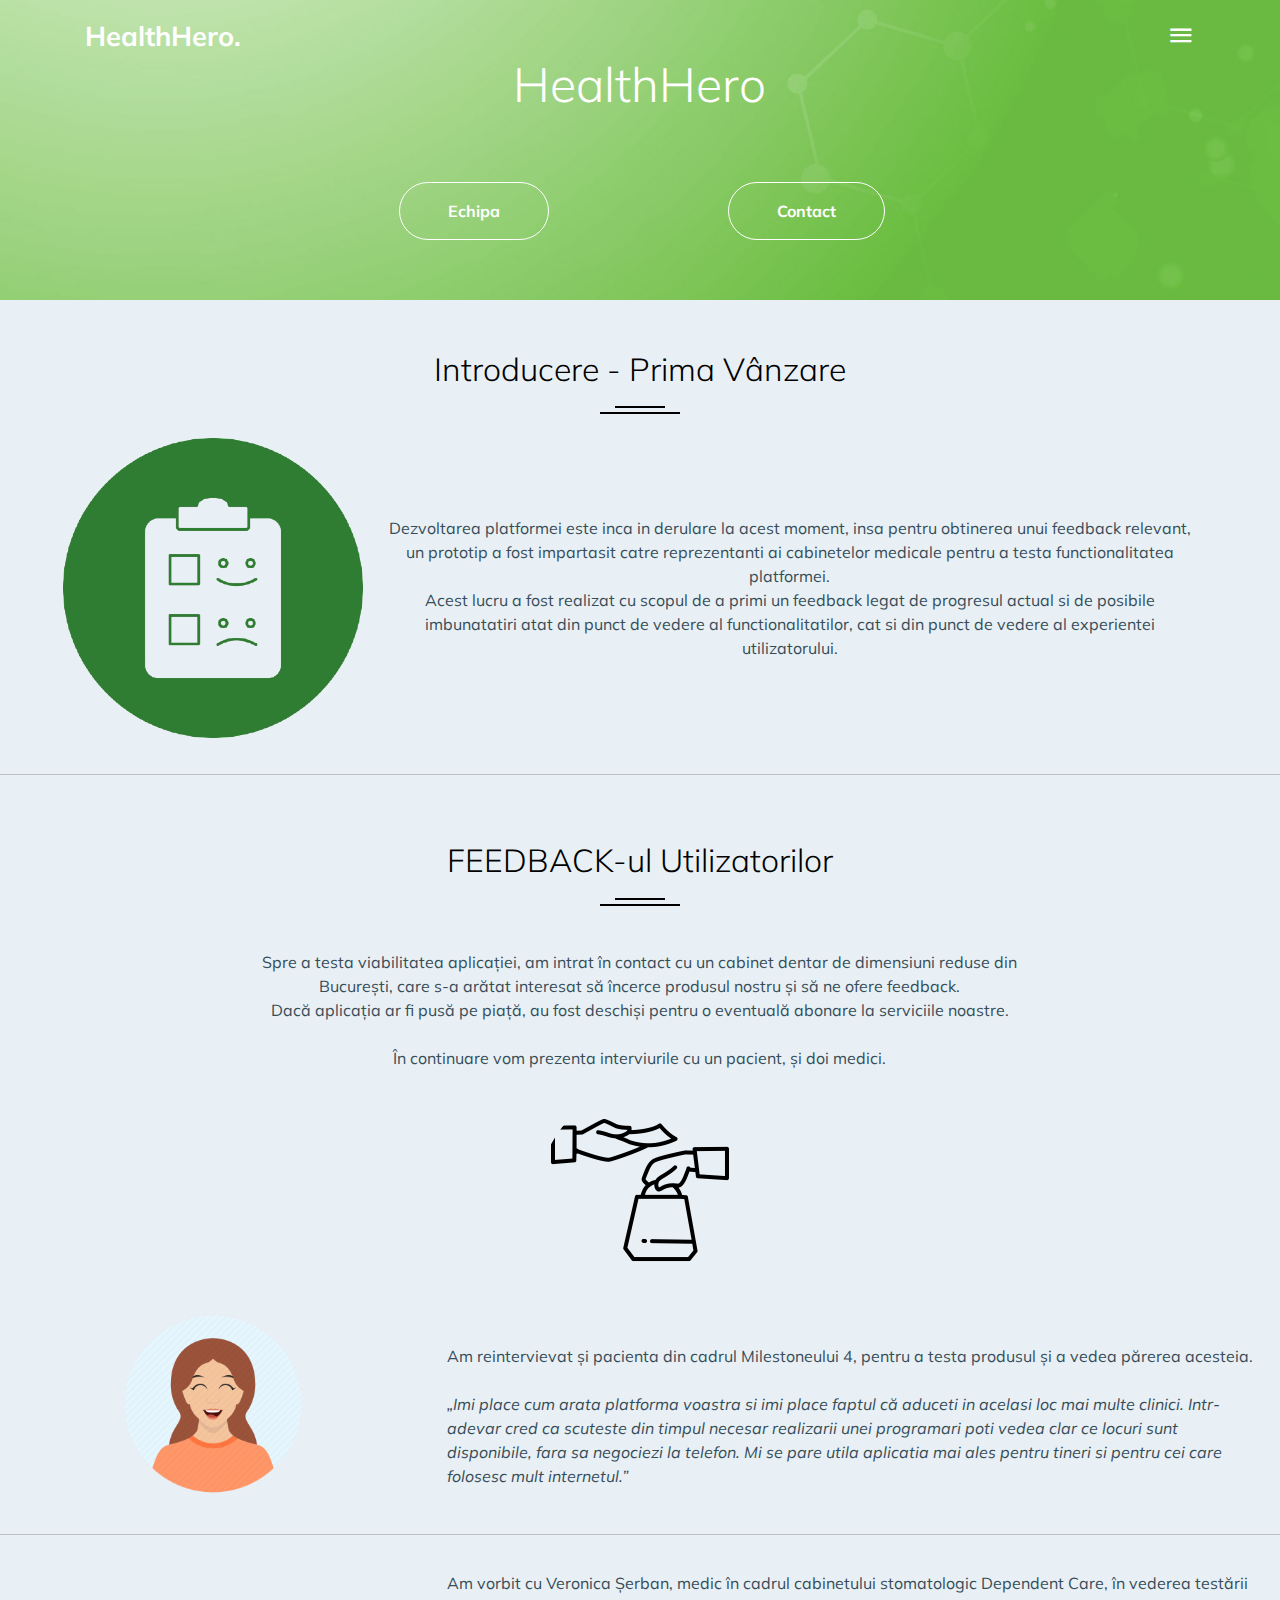
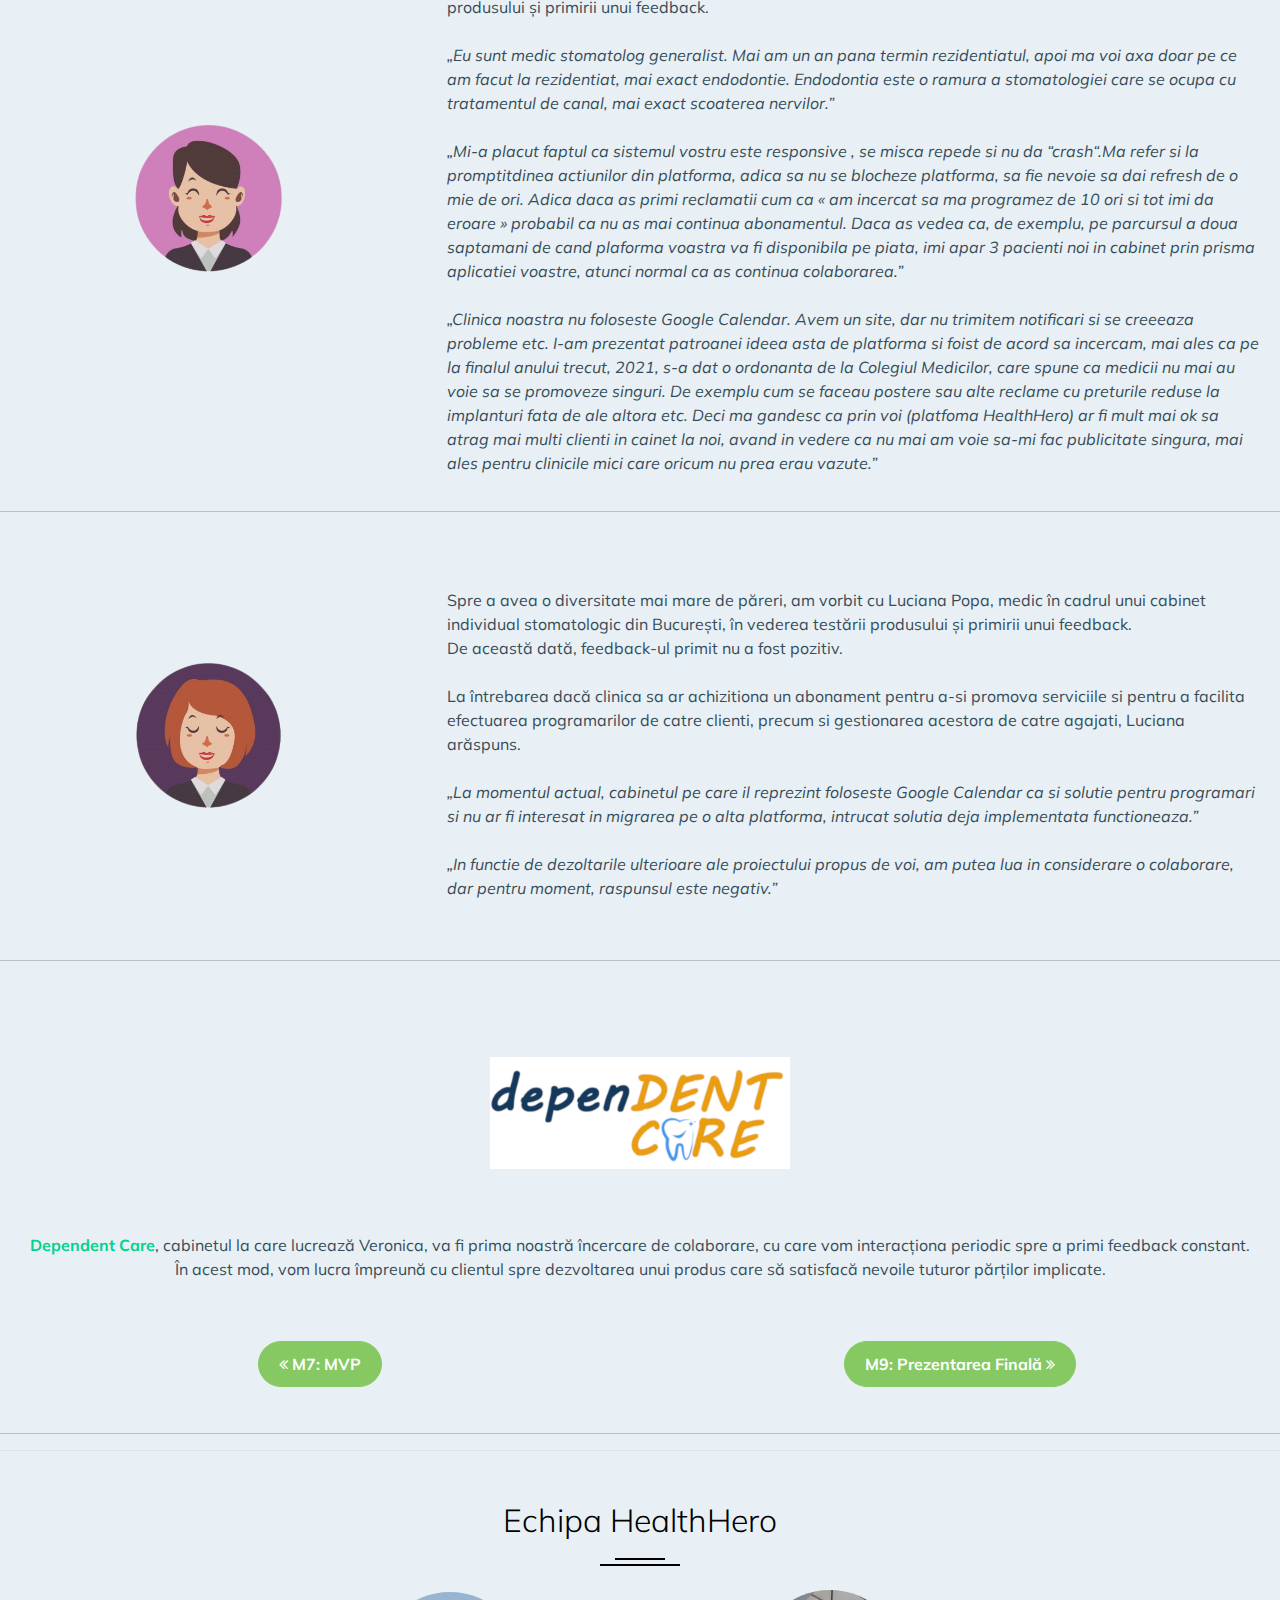
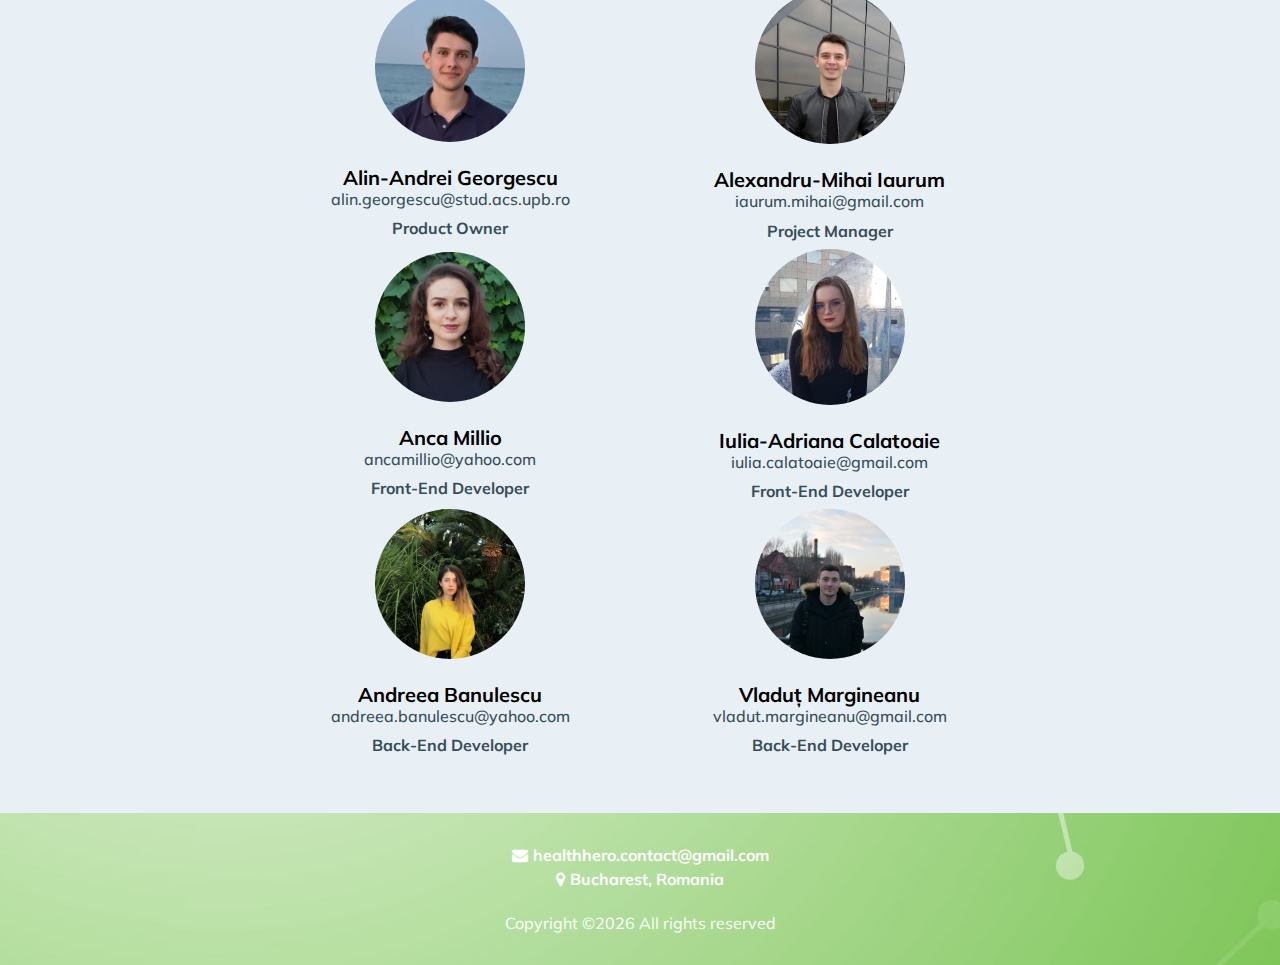
<file: firstSale.html>
<!doctype html>
<html lang="en">

	<head>
		<title>HealthHero</title>
		<meta charset="utf-8">
		<meta name="viewport" content="width=device-width, initial-scale=1, shrink-to-fit=no">

		<link href="https://fonts.googleapis.com/css?family=Muli:400,700" rel="stylesheet">

		<link rel="stylesheet" href="fonts/icomoon/style.css">

		<link rel="stylesheet" href="css/bootstrap.min.css">
		<link rel="stylesheet" href="css/bootstrap-datepicker.css">
		<link rel="stylesheet" href="css/jquery.fancybox.min.css">
		<link rel="stylesheet" href="css/owl.carousel.min.css">
		<link rel="stylesheet" href="css/owl.theme.default.min.css">
		<link rel="stylesheet" href="fonts/flaticon/font/flaticon.css">
		<link rel="stylesheet" href="css/aos.css">
		<link rel="stylesheet" href="https://cdnjs.cloudflare.com/ajax/libs/font-awesome/4.7.0/css/font-awesome.min.css">

        <link rel="stylesheet" href="css/firstSale_style.css">
    </head>

	<body data-spy="scroll" data-target=".site-navbar-target" data-offset="300" style="padding-top: 0px;">

		<div class="site-wrap" id="home-section">
				<div class="site-mobile-menu site-navbar-target">
				<div class="site-mobile-menu-header">
						<div class="site-mobile-menu-close mt-3">
						<span class="icon-close2 js-menu-toggle"></span>
						</div>
				</div>
				<div class="site-mobile-menu-body"></div>
			</div>
		</div>

		<header class="site-navbar site-navbar-target" role="banner">
			<div class="container">
					<div class="row align-items-center position-relative">
					<div class="col-3 ">
							<div class="site-logo">
							<a href="index.html" class="font-weight-bold">HealthHero.</a>
							</div>
					</div>

					<div class="col-9  text-right">
							<span class="d-inline-block d-lg-block"><a href="#" class="text-white site-menu-toggle js-menu-toggle py-5 text-white"><span class="icon-menu h3 text-white"></span></a></span>

						<nav class="site-navigation text-right ml-auto d-none d-lg-none" role="navigation">
							<ul class="site-menu main-menu js-clone-nav ml-auto ">
								<li><a href="index.html" class="nav-link">Acasă</a></li>
								<li><a href="description.html" class="nav-link">M1: Descrierea Proiectului</a></li>
								<li><a href="validation1.html" class="nav-link">M2: Validare 1</a></li>
								<li><a href="wireframeAndLandingPage.html" class="nav-link">M3: Wireframe și Landing Page</a></li>
								<li><a href="ux.html" class="nav-link">M4: Experiența Utilizatorului</a></li>
								<li><a href="validation2.html" class="nav-link">M5: Validare 2</a></li>
								<li><a href="marketResearch.html" class="nav-link">M6: Analiza Pieței</a></li>
								<li><a href="mvp.html" class="nav-link">M7: MVP</a></li>
								<li class="active"><a href="firstSale.html" class="nav-link">M8: Prima Vânzare</a></li>
								<li><a href="finalPresentation.html" class="nav-link">M9: Prezentare Finală</a></li>
								<li><a href="finalizeFiki.html" class="nav-link">M11: Finalizare Fiki</a></li>
							</ul>
							</nav>
					</div>
					</div>
			</div>
		</header>

		<div class="ftco-blocks-cover-1">
			<div class="site-section-cover overlay" style="background-image: url('images/background2.jpg')">
				<div class="container">
					<div class="row align-items-center justify-content-center">
						<div class="col-md-7 text-center">
							<h1 class="mb-4 text-white" style="padding-bottom: 50px;">HealthHero</h1>

							<div class="row">
								<div class="col"><a href="#HealthHeroTeam" class="btn btn-primary btn-outline-white py-3 px-5">Echipa</a></div>
								<div class="col"><a href="mailto:healthhero.contact@gmail.com" target="_blank" class="btn btn-primary btn-outline-white py-3 px-5">Contact</a></div>
							</div>
						</div>
					</div>
				</div>
			</div>
		</div>

		<!-- INTRODUCTION -->

		<div class="text-center" style="padding-bottom:20px; padding-top:50px;">
			<h2 class="heading-29190">Introducere - Prima Vânzare</h2>
			<div class="row d-flex align-items-center justify-content-center" style="margin:auto;">
				<div>
					<img src="images/feedback.png" style="width:300px;">
				</div>

				<div class="card-body col-12 col-md-8">
					Dezvoltarea platformei este inca in derulare la acest moment, insa pentru obtinerea unui feedback relevant, un prototip a fost impartasit catre reprezentanti ai cabinetelor medicale pentru a testa functionalitatea platformei. <br>
                    Acest lucru a fost realizat cu scopul de a primi un feedback legat de progresul actual si de posibile imbunatatiri atat din punct de vedere al functionalitatilor, cat si din punct de vedere al experientei utilizatorului.
				</div>
			</div>

		</div>

		<hr>

		<!-- USER FEEDBACK -->

		<div class="text-center" style="padding-bottom:20px; padding-top:50px;">
			<h2 class="heading-29190">FEEDBACK-ul Utilizatorilor</h2>
			<div class="row d-flex align-items-center justify-content-center" style="margin:auto;">
				<div class="card-body col-12 col-md-8">
					Spre a testa viabilitatea aplicației, am intrat în contact cu un cabinet dentar de dimensiuni reduse din București, care s-a arătat interesat să încerce
					produsul nostru și să ne ofere feedback. <br>
					Dacă aplicația ar fi pusă pe piață, au fost deschiși pentru o eventuală abonare la serviciile noastre. <br>
					<br>
				În continuare vom prezenta interviurile cu un pacient, și doi medici.

				</div>
			</div>

			<div class="row d-flex align-items-center justify-content-center" style="margin:auto;">
				<div class="col-lg-4 col-md-6 d-flex align-items-center justify-content-center">
					<div class="text-centered">
						<div class="person-pic-39219 mb-4 d-flex align-items-center justify-content-center">
							<img src="images/firstSale2.png" class="img-fluid" style="width: 200px;">
						</div>
					</div>
				</div>


			</div>

			<div class="row d-flex align-items-center justify-content-center" style="margin:auto;">
				<div class="col-lg-4 col-md-6 d-flex align-items-center justify-content-center">
					<div class="text-centered">
						<div class="person-pic-39219 mb-4 d-flex align-items-center justify-content-center">
							<img src="images/user02.png" class="img-fluid" style="width: 180px;">
						</div>
					</div>
				</div>

				<div class="card-body col-12 col-md-8" style="text-align: left;">
					Am reintervievat și pacienta din cadrul Milestoneului 4, pentru a testa produsul și a vedea părerea acesteia. <br> <br>
					<span style="font-style: italic;">
					„Imi place cum arata platforma voastra si imi place faptul că aduceti in acelasi loc mai multe clinici. Intr-adevar cred ca scuteste din timpul necesar realizarii unei programari poti vedea clar ce locuri sunt disponibile, fara sa negociezi la telefon. Mi se pare utila aplicatia mai ales pentru tineri si pentru cei care folosesc mult internetul.”
					</span>
				</div>
			</div>
<hr>

			<div class="row d-flex align-items-center justify-content-center" style="margin:auto;">
				<div class="col-lg-4 col-md-6 d-flex align-items-center justify-content-center">
					<div class="text-centered">
						<div class="person-pic-39219 mb-4 d-flex align-items-center justify-content-center">
							<img src="images/veronica.png" class="img-fluid" style="width: 220px;">
						</div>
					</div>
				</div>

				<div class="card-body col-12 col-md-8" style="text-align: left;">
					Am vorbit cu Veronica Șerban, medic în cadrul cabinetului stomatologic Dependent Care, în vederea testării produsului și primirii unui feedback. <br> <br>
					<span style="font-style: italic;">
					„Eu sunt medic stomatolog generalist. Mai am un an pana termin rezidentiatul, apoi ma voi axa doar pe ce am facut la rezidentiat, mai exact endodontie.
					Endodontia este o ramura a stomatologiei care se ocupa cu tratamentul de canal, mai exact scoaterea nervilor.”
					</span>
					<br>
					<br>
					<span style="font-style: italic;">
						„Mi-a placut faptul ca sistemul vostru este responsive , se misca  repede si nu da “crash“.Ma refer si la promptitdinea actiunilor din platforma, adica sa nu  se blocheze platforma, sa fie nevoie sa dai refresh de o mie de ori.
						Adica daca as primi reclamatii cum ca « am incercat sa ma programez de 10 ori si tot imi da eroare » probabil ca nu as mai continua abonamentul. Daca as vedea ca, de exemplu, pe parcursul a doua saptamani de cand plaforma voastra va fi disponibila pe piata, imi apar 3 pacienti noi in cabinet prin prisma aplicatiei voastre, atunci normal ca as continua colaborarea.”
					</span>
					<br>
					<br>
					<span style="font-style: italic;">
						„Clinica noastra nu foloseste Google Calendar. Avem un site, dar nu trimitem notificari si se creeeaza probleme etc. I-am prezentat patroanei ideea asta de platforma si foist de acord sa incercam, mai ales ca pe la finalul anului trecut, 2021, s-a dat o ordonanta de la Colegiul Medicilor, care spune ca medicii nu mai au voie sa se promoveze singuri.
						De exemplu cum se faceau postere sau alte reclame cu preturile reduse la implanturi fata de ale altora etc. Deci ma gandesc ca prin voi (platfoma HealthHero) ar fi mult mai ok sa atrag mai multi clienti in cainet la noi, avand in vedere ca nu mai am voie sa-mi fac publicitate singura, mai ales pentru clinicile mici care oricum nu prea erau vazute.”
					</span>
				</div>
			</div>
<hr>
			<div class="gap-20"></div>
			<div class="gap-20"></div>

			<div class="row d-flex align-items-center justify-content-center" style="margin:auto;">
				<div class="col-lg-4 col-md-6 d-flex align-items-center justify-content-center">
					<div class="text-centered">
						<div class="person-pic-39219 mb-4 d-flex align-items-center justify-content-center">
							<img src="images/luciana.png" class="img-fluid" style="width: 200px;">
						</div>
					</div>
				</div>

				<div class="card-body col-12 col-md-8" style="text-align: left;">
					Spre a avea o  diversitate mai mare de păreri, am vorbit cu Luciana Popa, medic în cadrul unui cabinet individual stomatologic din București, în vederea testării produsului și primirii unui feedback. <br>
					De această dată, feedback-ul primit nu a fost pozitiv.  <br> <br>

					La întrebarea dacă clinica sa ar achizitiona un abonament pentru a-si promova serviciile si pentru a facilita efectuarea programarilor de catre clienti, precum si gestionarea acestora de catre agajati, Luciana arăspuns. <br> <br>
					<span style="font-style: italic;">
					„La momentul actual, cabinetul pe care il reprezint foloseste Google Calendar ca si solutie pentru programari si nu ar fi interesat in migrarea pe o alta platforma, intrucat solutia deja implementata functioneaza.”
					</span>
					<br>
					<br>
					<span style="font-style: italic;">
						„In functie de dezoltarile ulterioare ale proiectului propus de voi, am putea lua in considerare o colaborare, dar pentru moment, raspunsul este negativ.”
					</span>
					<br>
					<br>
				</div>
			</div>
<hr>
			<div class="gap-20"></div>
			<div class="gap-20"></div>



			<div class="gap-20"></div>
			<div class="gap-20"></div>
			<div class="row d-flex align-items-center justify-content-center" style="margin:auto;">
				<div class="col-lg-4 col-md-6 d-flex align-items-center justify-content-center">
					<div class="text-centered">
						<div class=" mb-4 d-flex align-items-center justify-content-center">
							<img src="images/dependent.png" class="" style="width: 300px;">
						</div>
					</div>
				</div>



			</div>

			<div class="gap-20"></div>
			<div class="gap-20"></div>
			<a href="https://www.facebook.com/dependentcare/"><span style="font-weight: bold;">Dependent Care</span></a>, cabinetul la care lucrează Veronica, va fi prima noastră încercare de colaborare,
			cu care vom interacționa periodic spre a primi feedback constant. <br>
			În acest mod, vom lucra împreună cu clientul spre dezvoltarea unui produs care să satisfacă nevoile tuturor părților implicate. <br>

		</div>

		<div class="gap-20"></div>
		<div class="gap-20"></div>

		<div style="width: 100%; overflow: hidden; padding-bottom: 30px;">
			<div style="width: 50%; float: left; text-align: center;">
				<button type="button" class="btn btn-primary" style="background:#86C962; border-color: #86C962;">
					<a href="mvp.html" style="color: white;">
						<i class="fa fa-angle-double-left"></i>  M7: MVP
					</a>
				</button></div>
			<div style="width: 50%; float:right; text-align: center;">
				<button type="button" class="btn btn-primary" style="background:#86C962; border-color: #86C962;">
					<a href="finalPresentation.html" style="color: white;">
					M9: Prezentarea Finală <i class="fa fa-angle-double-right"></i>
					</a>
				</button>
			</div>
		</div>

		<hr>

		<!-- TEAM -->

		<div id="HealthHeroTeam" class="site-section border-top" style="padding-bottom: 50px; padding-top: 50px;">
			<div class="container">
				<div class="row">
					<div class="col-md-7 mx-auto text-center">
						<h2 class="heading-29190">Echipa HealthHero</h2>
					</div>
				</div>

				<div class="row justify-content-center">
					<div class="col-lg-4 col-md-6 d-flex align-items-center justify-content-center">
						<div class="text-centered">
							<div class="person-pic-39219 mb-4 d-flex align-items-center justify-content-center">
								<img src="images/Alin.jpg" class="img-fluid">
							</div>
							<h5 style="margin-bottom: 0px;">
								<dt>Alin-Andrei Georgescu</dt>
							</h5>
							<h6 style="margin-bottom: 10px;">alin.georgescu@stud.acs.upb.ro</h6>
							<h6>
								<dt>Product Owner</dt>
							</h6>
						</div>
					</div>

					<div class="col-lg-4 col-md-6 d-flex align-items-center justify-content-center">
						<div class="text-centered">
							<div class="person-pic-39219 mb-4 d-flex align-items-center justify-content-center">
								<img src="images/Mihai.jpg" class="img-fluid">
							</div>
							<h5 style="margin-bottom: 0px;">
								<dt>Alexandru-Mihai Iaurum</dt>
							</h5>
							<h6 style="margin-bottom: 10px;">iaurum.mihai@gmail.com</h6>
							<h6>
								<dt>Project Manager</dt>
							</h6>
						</div>
					</div>
				</div>

				<div class="row justify-content-center">
					<div class="col-lg-4 col-md-6 d-flex align-items-center justify-content-center">
						<div class="text-centered">
							<div class="person-pic-39219 mb-4 d-flex align-items-center justify-content-center">
								<img src="images/Anca.jpg" class="img-fluid">
							</div>
							<h5 style="margin-bottom: 0px;">
								<dt>Anca Millio</dt>
							</h5>
							<h6 style="margin-bottom: 10px;">ancamillio@yahoo.com</h6>
							<h6>
								<dt>Front-End Developer</dt>
							</h6>
						</div>
					</div>


					<div class="col-lg-4 col-md-6 d-flex align-items-center justify-content-center">
						<div class="text-centered">
							<div class="person-pic-39219 mb-4 d-flex align-items-center justify-content-center">
								<img src="images/Iulia.jpg" class="img-fluid">
							</div>
							<h5 style="margin-bottom: 0px;">
								<dt>Iulia-Adriana Calatoaie</dt>
							</h5>
							<h6 style="margin-bottom: 10px;">iulia.calatoaie@gmail.com</h6>
							<h6>
								<dt>Front-End Developer</dt>
							</h6>
						</div>
					</div>
				</div>

				<div class="row justify-content-center">
					<div class="col-lg-4 col-md-6 d-flex align-items-center justify-content-center">
						<div class="text-centered">
							<div class="person-pic-39219 mb-4 d-flex align-items-center justify-content-center">
								<img src="images/Toni.jpg" class="img-fluid">
							</div>
							<h5 style="margin-bottom: 0px;">
								<dt>Andreea Banulescu</dt>
							</h5>
							<h6 style="margin-bottom: 10px;">andreea.banulescu@yahoo.com</h6>
							<h6>
								<dt>Back-End Developer</dt>
							</h6>
						</div>
					</div>

					<div class="col-lg-4 col-md-6 d-flex align-items-center justify-content-center">
						<div class="text-centered">
							<div class="person-pic-39219 mb-4 d-flex align-items-center justify-content-center">
								<img src="images/Vladut.jpg" class="img-fluid">
							</div>
							<h5 style="margin-bottom: 0px;">
								<dt>Vladuț Margineanu</dt>
							</h5>
							<h6 style="margin-bottom: 10px;">vladut.margineanu@gmail.com</h6>
							<h6>
								<dt>Back-End Developer</dt>
							</h6>
						</div>
					</div>
				</div>
			</div>
		</div>


		<!-- <footer class="site-footer">
		<div class="container">
			<div class="row">
			<div class="col-lg-3">
				<h2 class="footer-heading mb-3">About Me</h2>
					<p>Far far away, behind the word mountains, far from the countries Vokalia and Consonantia, there live the blind texts. </p>
			</div>
			<div class="col-lg-8 ml-auto">
				<div class="row">
				<div class="col-lg-6 ml-auto">
					<h2 class="footer-heading mb-4">Quick Links</h2>
					<ul class="list-unstyled">
					<li><a href="#">About Us</a></li>
					<li><a href="#">Testimonials</a></li>
					<li><a href="#">Terms of Service</a></li>
					<li><a href="#">Privacy</a></li>
					<li><a href="#">Contact Us</a></li>
					</ul>
				</div>
				<div class="col-lg-6">
					<h2 class="footer-heading mb-4">Connect</h2>
					<div class="social_29128 white mb-5">
					<a href="#"><span class="icon-facebook"></span></a>
					<a href="#"><span class="icon-instagram"></span></a>
					<a href="#"><span class="icon-twitter"></span></a>
					</div>
					<h2 class="footer-heading mb-4">Newsletter</h2>
					<form action="#" class="d-flex" class="subscribe">
					<input type="text" class="form-control mr-3" placeholder="Email">
					<input type="submit" value="Send" class="btn btn-primary">
					</form>
				</div>

				</div>
			</div>
			</div>
		</div>
		</footer> -->

		<div class="row text-center" style="background-image: url('images/background2.jpg')">
			<div class="col-md-12">
				<div class="d-flex align-items-center justify-content-center" style="padding-top: 30px;">
					<i class="fa fa-envelope" style="padding-right: 5px; color:white;"></i>
					<dt class="text-white">healthhero.contact@gmail.com</dt>
				</div>

				<div class="d-flex align-items-center justify-content-center" style="padding-top: 0px;">
					<i class="fa fa-map-marker" style="padding-right: 5px; color:white;"></i>
					<dt class="text-white">Bucharest, Romania</dt>
				</div>

				<div class="gap-20"></div>

				<div class="d-flex align-items-center justify-content-center" style="padding-top: 0px; padding-bottom:30px; color:white;">
					Copyright &copy;<script>document.write(new Date().getFullYear());</script> All rights reserved</a>
				</div>
			</div>
		</div>

		<script src="js/jquery-3.3.1.min.js"></script>
		<script src="js/jquery-migrate-3.0.0.js"></script>
		<script src="js/popper.min.js"></script>
		<script src="js/bootstrap.min.js"></script>
		<script src="js/owl.carousel.min.js"></script>
		<script src="js/jquery.sticky.js"></script>
		<script src="js/jquery.waypoints.min.js"></script>
		<script src="js/jquery.animateNumber.min.js"></script>
		<script src="js/jquery.fancybox.min.js"></script>
		<script src="js/jquery.stellar.min.js"></script>
		<script src="js/jquery.easing.1.3.js"></script>
		<script src="js/bootstrap-datepicker.min.js"></script>
		<script src="js/isotope.pkgd.min.js"></script>
		<script src="js/aos.js"></script>

		<script src="js/main.js"></script>

  	</body>
</html>
</file>
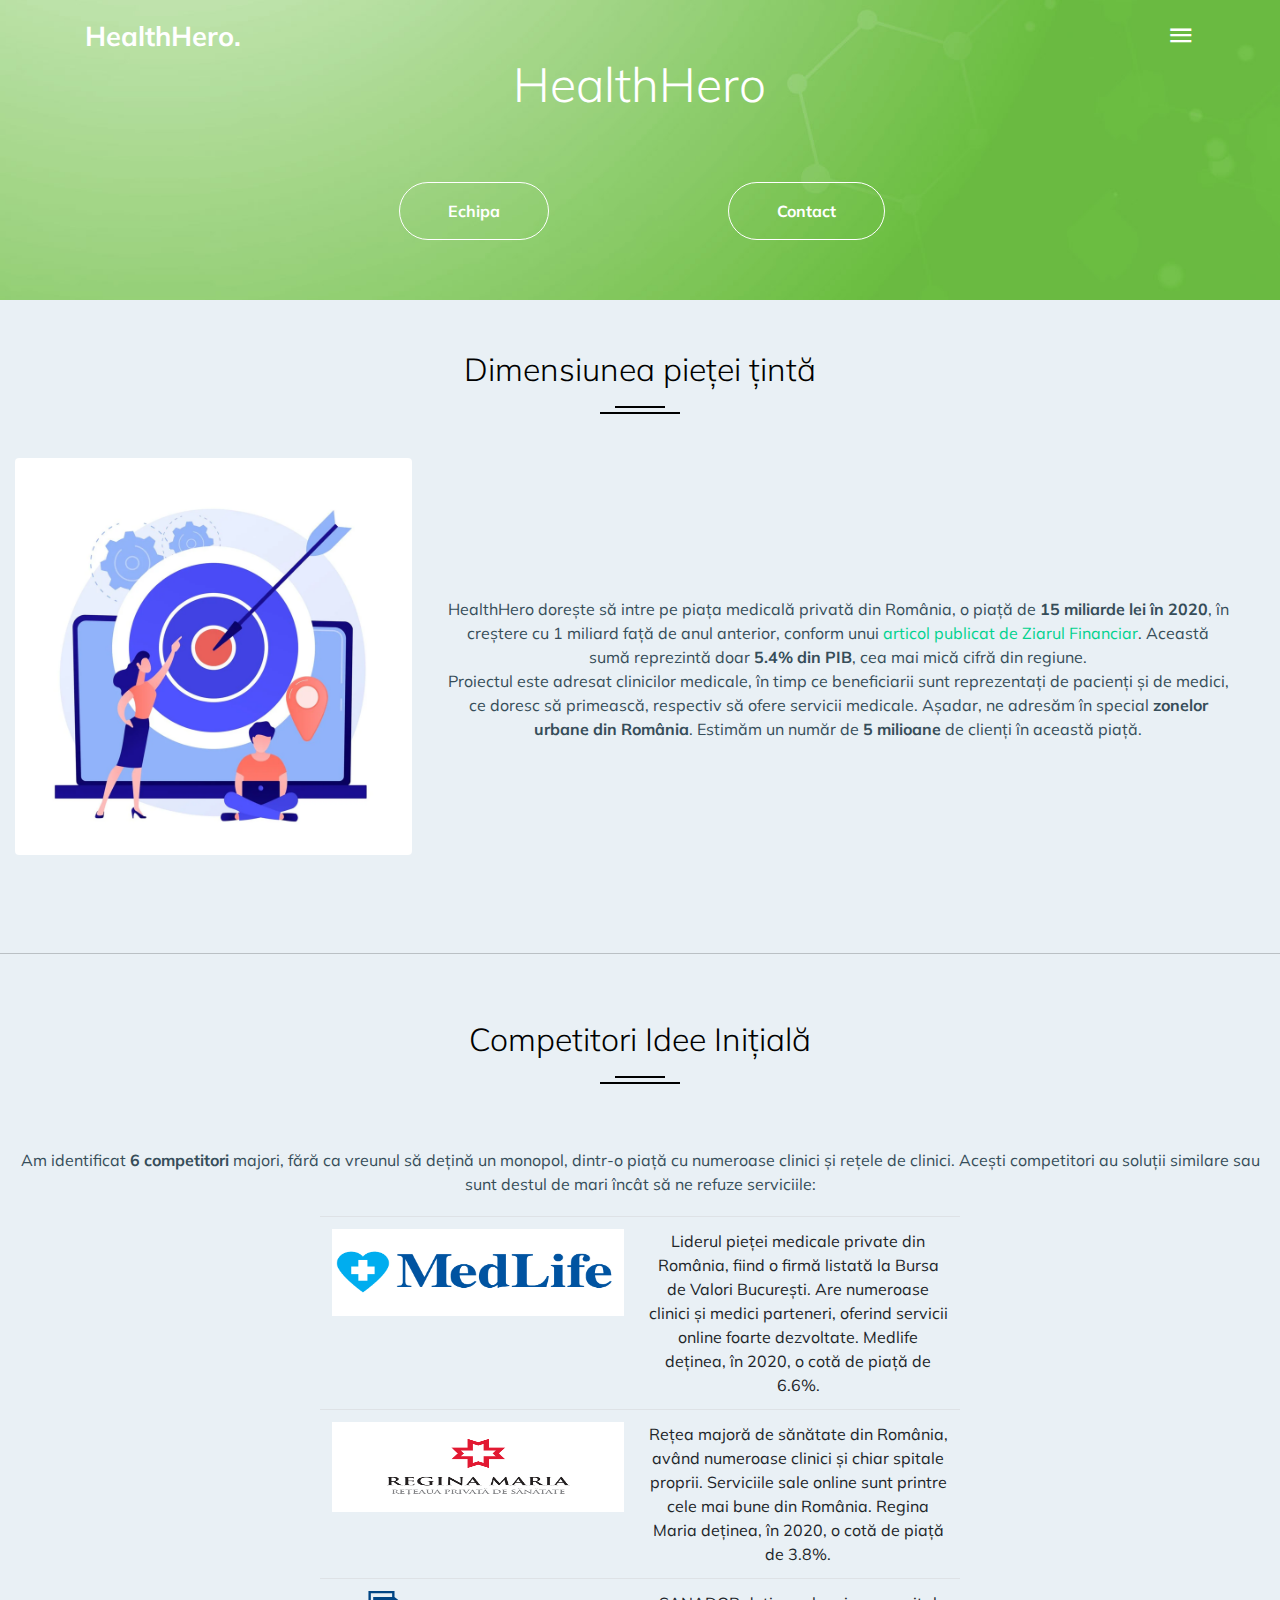
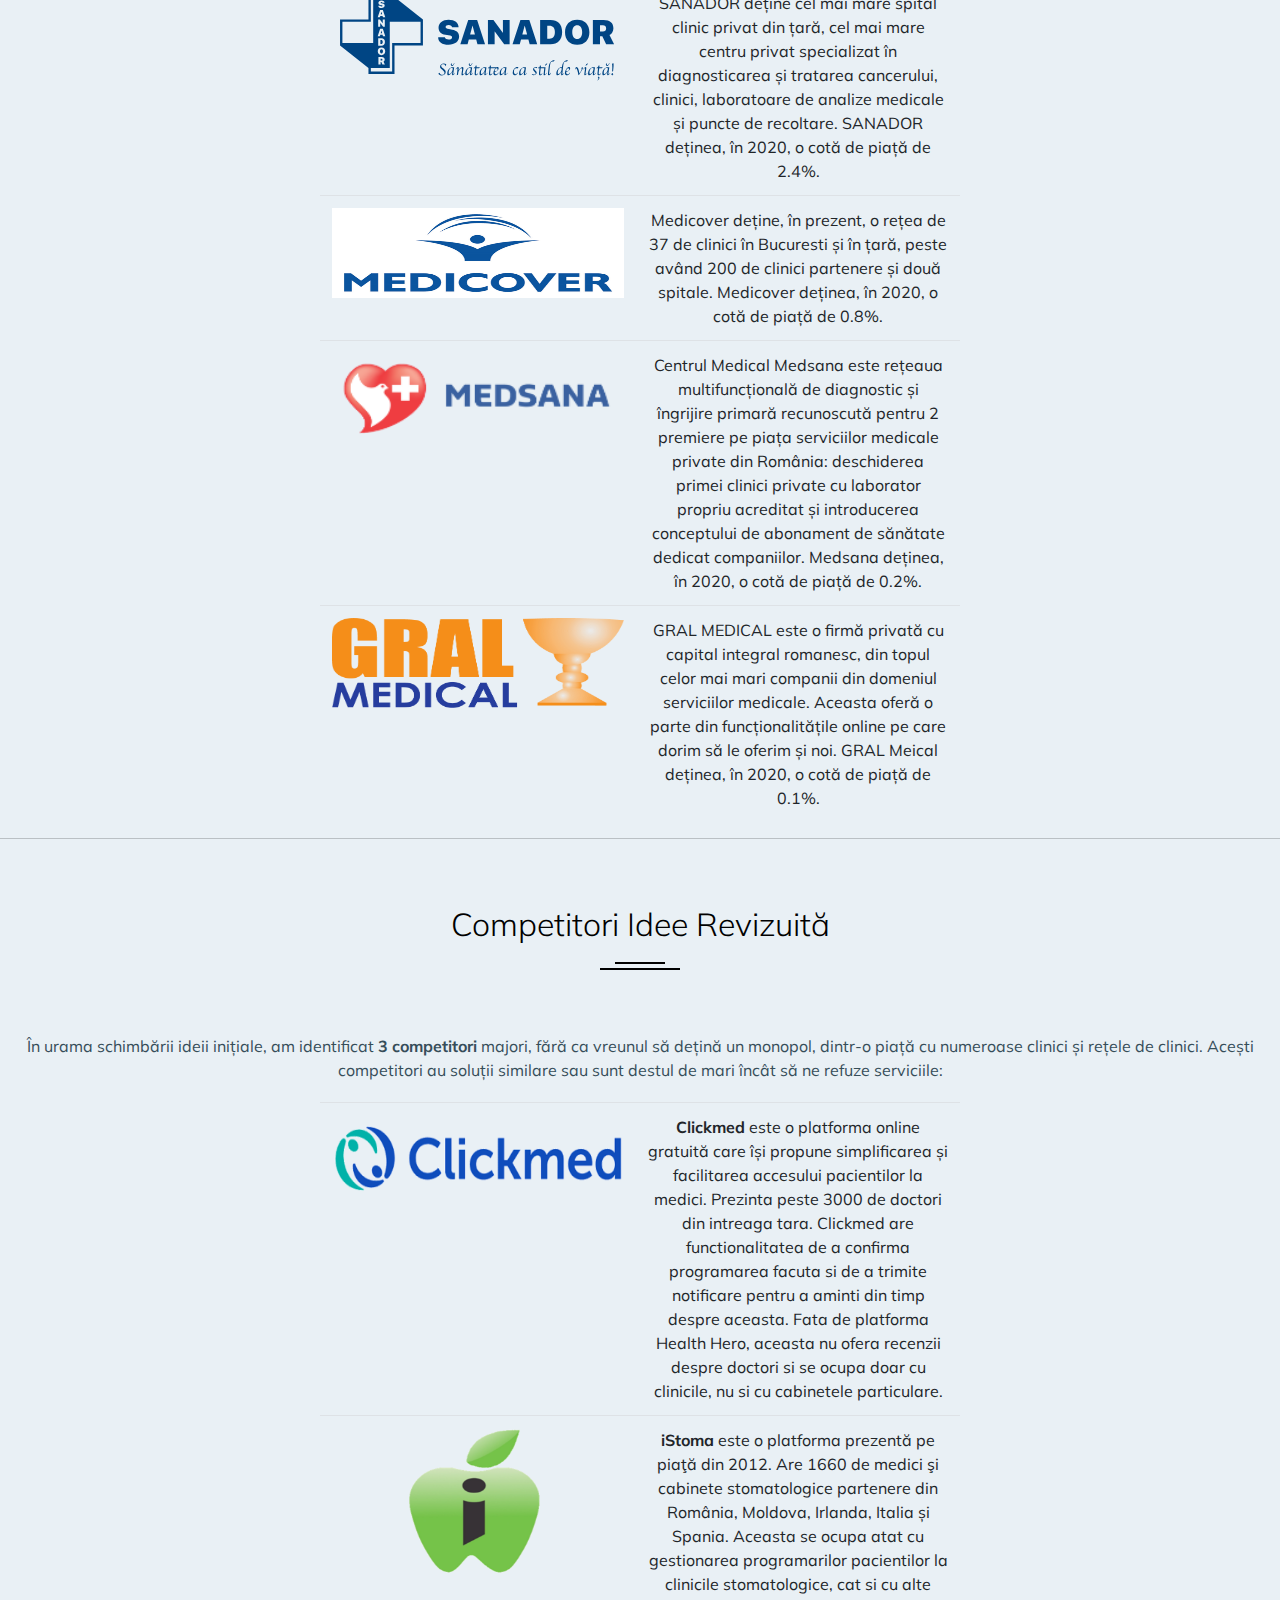
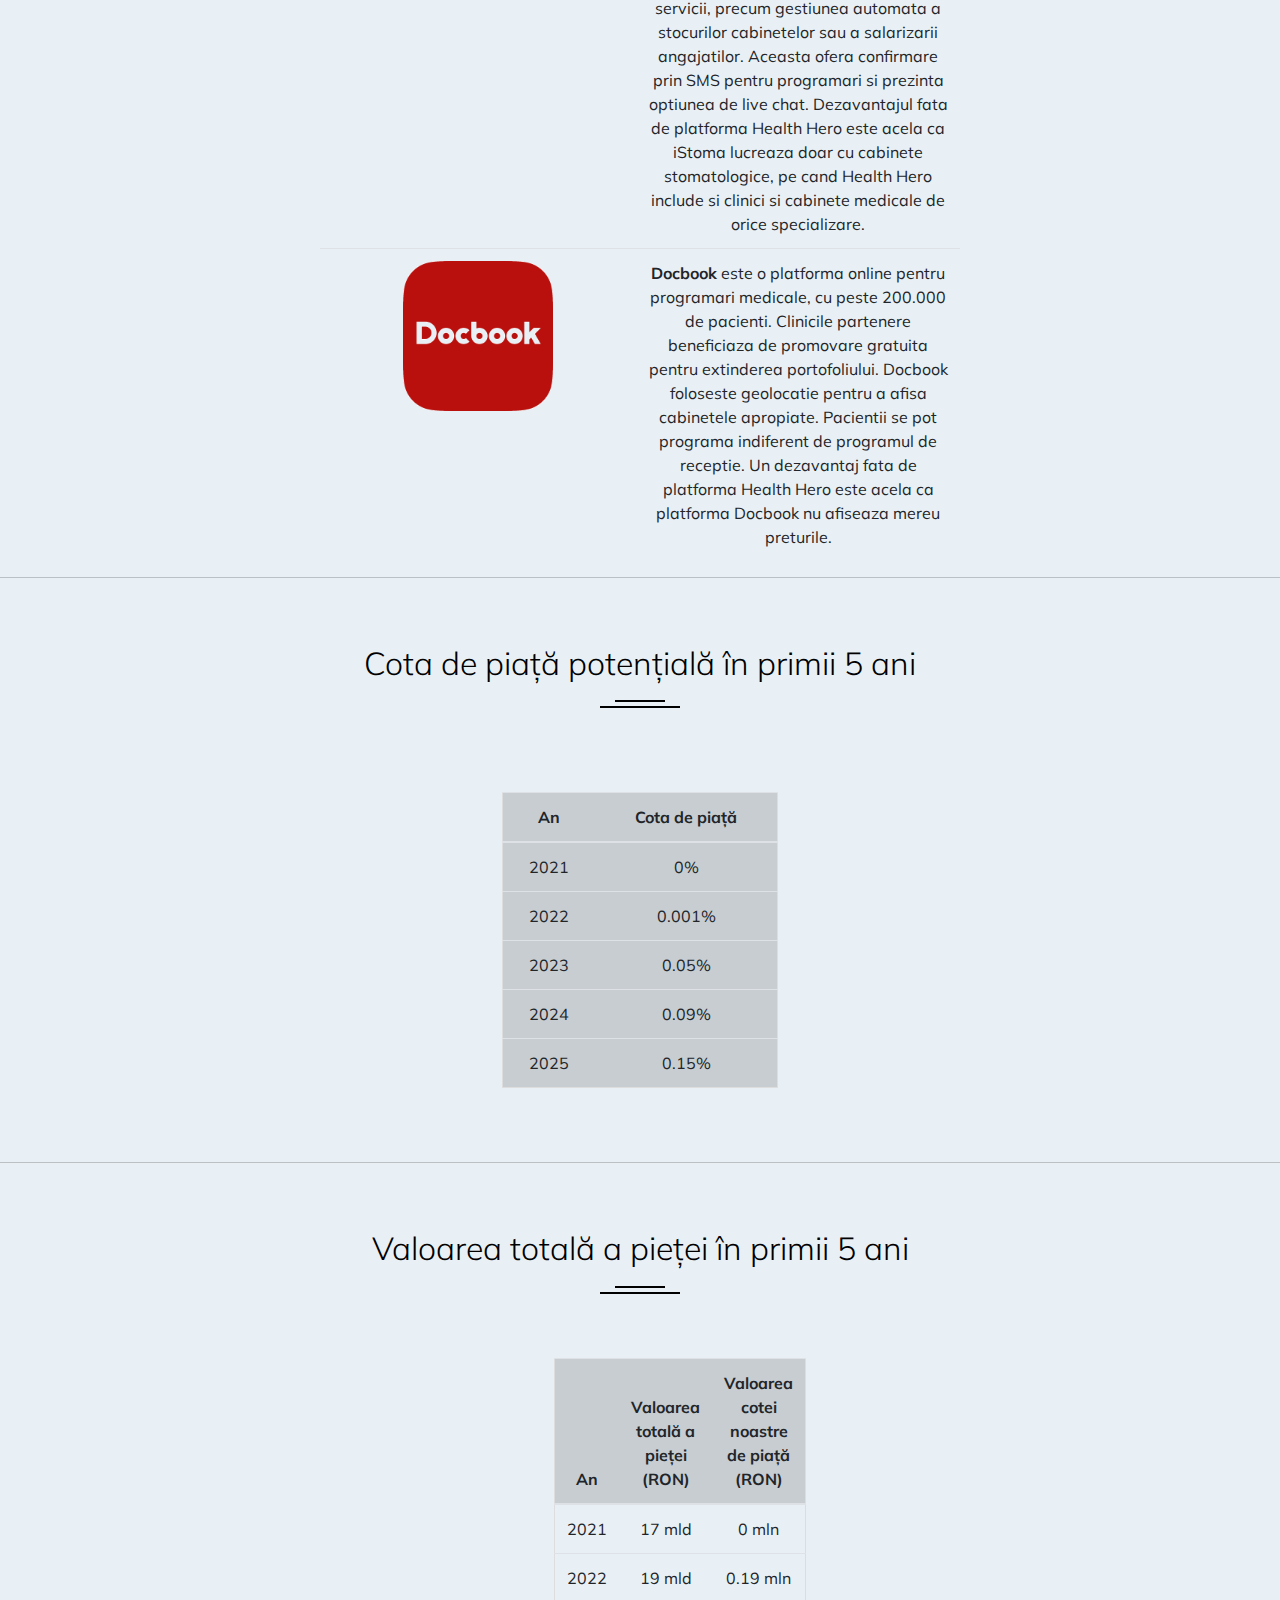
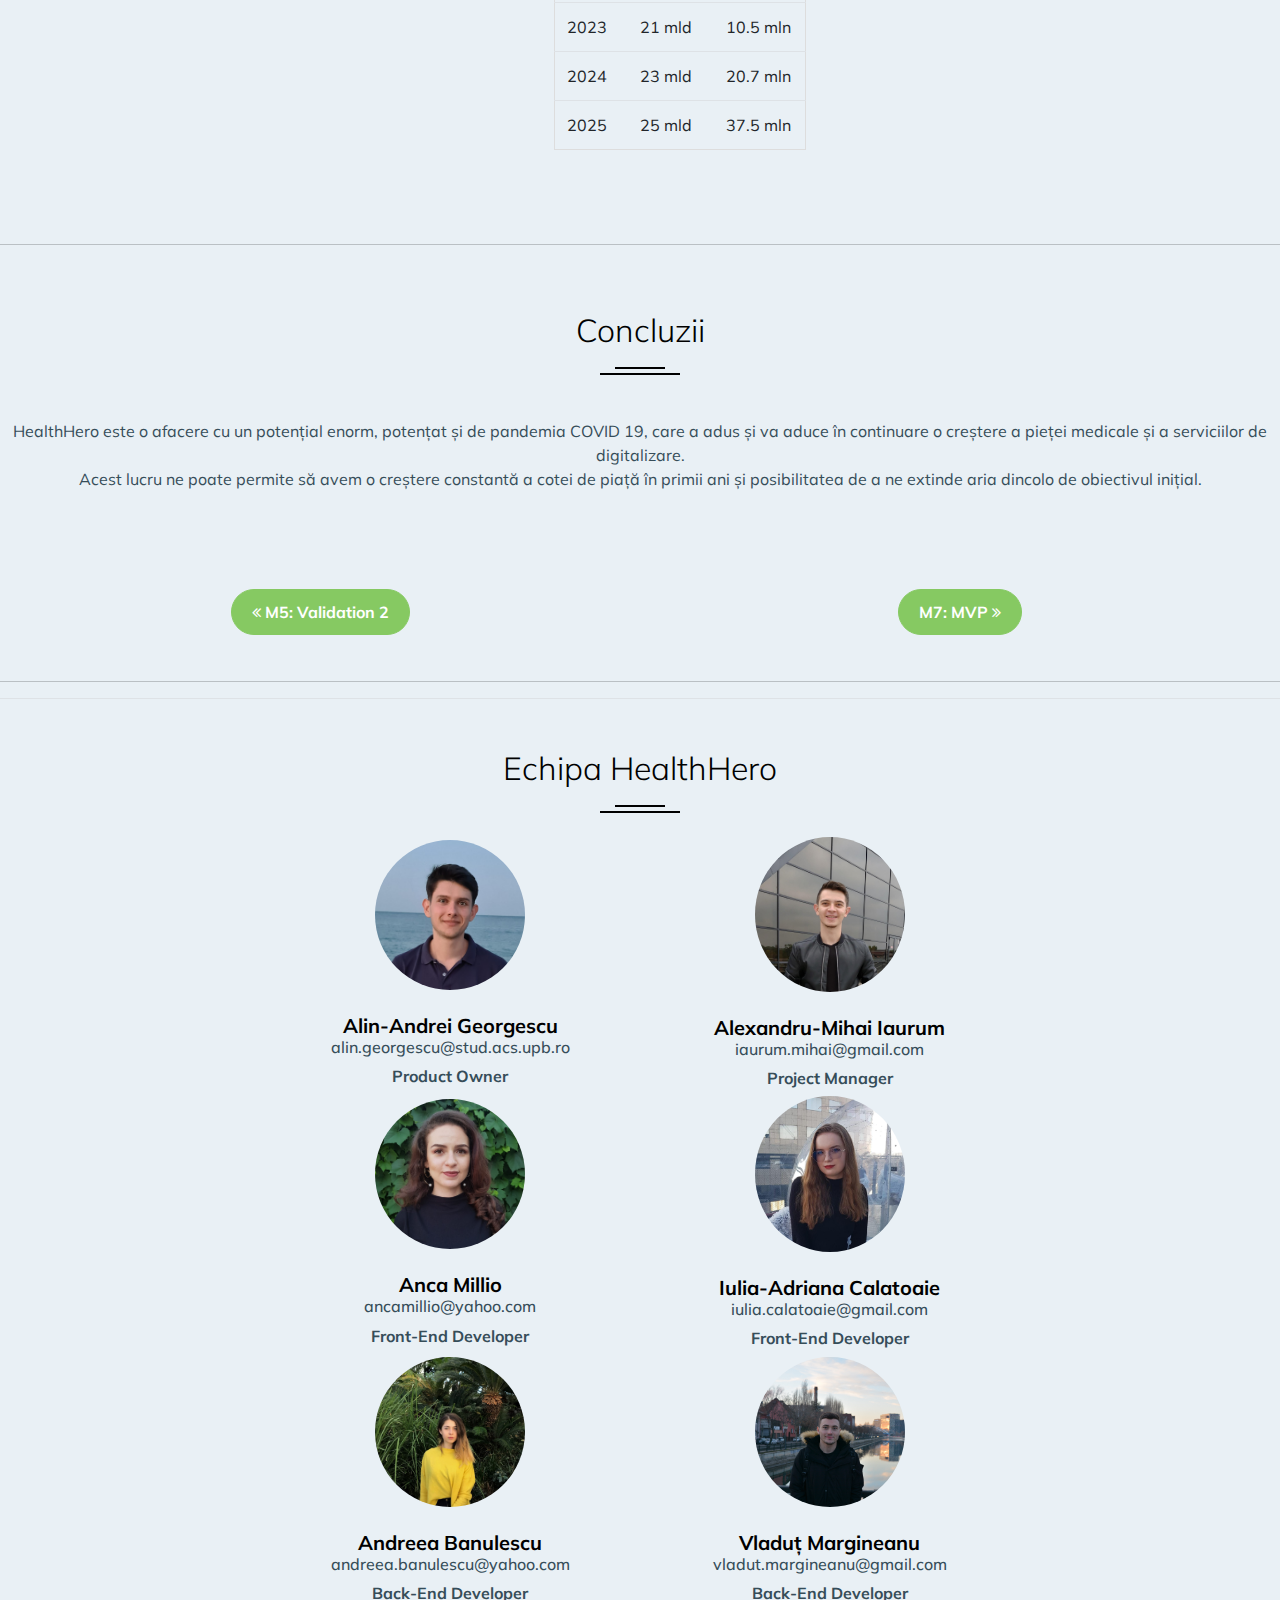
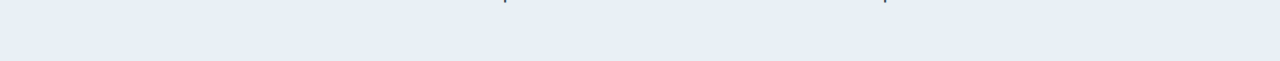
<file: marketResearch.html>
<!doctype html>
<html lang="en">

	<head>
		<title>HealthHero</title>
		<meta charset="utf-8">
		<meta name="viewport" content="width=device-width, initial-scale=1, shrink-to-fit=no">

		<link href="https://fonts.googleapis.com/css?family=Muli:400,700" rel="stylesheet">

		<link rel="stylesheet" href="fonts/icomoon/style.css">

		<link rel="stylesheet" href="css/bootstrap.min.css">
		<link rel="stylesheet" href="css/bootstrap-datepicker.css">
		<link rel="stylesheet" href="css/jquery.fancybox.min.css">
		<link rel="stylesheet" href="css/owl.carousel.min.css">
		<link rel="stylesheet" href="css/owl.theme.default.min.css">
		<link rel="stylesheet" href="fonts/flaticon/font/flaticon.css">
		<link rel="stylesheet" href="css/aos.css">
		<link rel="stylesheet" href="https://cdnjs.cloudflare.com/ajax/libs/font-awesome/4.7.0/css/font-awesome.min.css">

		<!-- MAIN CSS -->
		<link rel="stylesheet" href="css/marketResearch.css">
	</head>

	<body data-spy="scroll" data-target=".site-navbar-target" data-offset="300" style="padding-top: 0px;">

		<div class="site-wrap" id="home-section">
				<div class="site-mobile-menu site-navbar-target">
				<div class="site-mobile-menu-header">
						<div class="site-mobile-menu-close mt-3">
						<span class="icon-close2 js-menu-toggle"></span>
						</div>
				</div>
				<div class="site-mobile-menu-body"></div>
			</div>
		</div>

		<header class="site-navbar site-navbar-target" role="banner">
			<div class="container">
				<div class="row align-items-center position-relative">
				<div class="col-3 ">
						<div class="site-logo">
							<a href="index.html" class="font-weight-bold">HealthHero.</a>
						</div>
				</div>

				<div class="col-9  text-right">
						<span class="d-inline-block d-lg-block"><a href="#" class="text-white site-menu-toggle js-menu-toggle py-5 text-white"><span class="icon-menu h3 text-white"></span></a></span>

					<nav class="site-navigation text-right ml-auto d-none d-lg-none" role="navigation">
						<ul class="site-menu main-menu js-clone-nav ml-auto ">
							<li><a href="index.html" class="nav-link">Acasă</a></li>
							<li><a href="description.html" class="nav-link">M1: Descrierea Proiectului</a></li>
							<li><a href="validation1.html" class="nav-link">M2: Validare 1</a></li>
							<li><a href="wireframeAndLandingPage.html" class="nav-link">M3: Wireframe și Landing Page</a></li>
							<li><a href="ux.html" class="nav-link">M4: Experiența Utilizatorului</a></li>
							<li><a href="validation2.html" class="nav-link">M5: Validare 2</a></li>
							<li class="active"><a href="marketResearch.html" class="nav-link">M6: Analiza Pieței</a></li>
							<li><a href="mvp.html" class="nav-link">M7: MVP</a></li>
							<li><a href="firstSale.html" class="nav-link">M8: Prima Vânzare</a></li>
							<li><a href="finalPresentation.html" class="nav-link">M9: Prezentare Finală</a></li>
							<li><a href="finalizeFiki.html" class="nav-link">M11: Finalizare Fiki</a></li> 
						</ul>
						</nav>
				</div>
				</div>
		</div>
		</header>

		<div class="ftco-blocks-cover-1">
			<div class="site-section-cover overlay" style="background-image: url('images/background2.jpg')">
				<div class="container">
					<div class="row align-items-center justify-content-center">
						<div class="col-md-7 text-center">
							<h1 class="mb-4 text-white" style="padding-bottom: 50px;">HealthHero</h1>

							<div class="row">
								<div class="col">
									<a href="#HealthHeroTeam" class="btn btn-primary btn-outline-white py-3 px-5">Echipa</a>
								</div>
								<div class="col">
									<a href="mailto:healthhero.contact@gmail.com" target="_blank" class="btn btn-primary btn-outline-white py-3 px-5">Contact</a>
								</div>
							</div>
						</div>
					</div>
				</div>
			</div>
		</div>

		<!-- SIZE OF THE TARGET MARKET -->

		<div style="padding-bottom: 10px; padding-top: 50px;">
			<div>
				<div class="row mb-5" style="margin: auto;">
					<div class="text-center" style="margin: auto;">
						<h2 class="heading-29190" style="margin-bottom: 50px;">Dimensiunea pieței țintă</h2>
						<div class="row d-flex align-items-center justify-content-center" style="margin:auto;">
							<div class="col">
								<figure class="figure">
									<img src="images/target.png" class="figure-img img-fluid rounded">
								</figure>
							</div>

							<div class="col card-body col-12 col-md-8 text-center" style="padding-right: 50px;">
								HealthHero dorește să intre pe piața medicală privată din România, o piață de <span style="font-weight:bold;">15 miliarde lei în 2020</span>, în creștere cu 1 miliard față de anul anterior, conform unui <a href='https://www.zf.ro/companii/studiu-piata-serviciilor-medicale-private-a-crescut-in-2019-cu-18-la-19913875' target='_blank'>articol publicat de Ziarul Financiar</a>. Această sumă reprezintă doar <span style="font-weight:bold;">5.4% din PIB</span>, cea mai mică cifră din regiune.<br>
								Proiectul este adresat clinicilor medicale, în timp ce beneficiarii sunt reprezentați de pacienți și de medici, ce doresc să primească, respectiv să ofere servicii medicale. Așadar, ne adresăm în special <span style="font-weight:bold;">zonelor urbane din România</span>.
								Estimăm un număr de <span style="font-weight:bold;">5 milioane</span> de clienți în această piață.
							</div>
						</div>
					</div>
				</div>
			</div>
		</div>

		<hr>

		<!-- COMPETITORS -->

		<div style="padding-top: 50px;">
			<div>
				<div class="row" style="margin: auto;">
					<div class="text-center" style="margin: auto;">
						<h2 class="heading-29190" style="margin-bottom: 50px;">Competitori Idee Inițială</h2>
						<div class="row d-flex align-items-center justify-content-center" style="margin:auto;">
							<div class="card-body">
								Am identificat <span style="font-weight:bold;">6 competitori</span> majori, fără ca vreunul să dețină un monopol, dintr-o piață cu numeroase clinici și rețele de clinici. Acești competitori au soluții similare sau sunt destul de mari încât să ne refuze serviciile:
							</div>
						</div>
					</div>
				</div>
			</div>
		</div>

		<table class="table table-hover borderless" style="text-align: center; margin: auto; width: 50%; border: none;">
			<tbody>
				<tr>
					<td><img src="images/medlife.jpg" style="width: 292px; height: 87px;"/></td>
					<td>Liderul pieței medicale private din România, fiind o firmă listată la Bursa de Valori București. Are numeroase clinici și medici parteneri, oferind servicii online foarte dezvoltate. Medlife deținea, în 2020, o cotă de piață de 6.6%.</td>
				</tr>

				<tr>
					<td><img src="images/reginamaria.png" style="width: 292px; height: 90px;"/></td>
					<td>Rețea majoră de sănătate din România, având numeroase clinici și chiar spitale proprii. Serviciile sale online sunt printre cele mai bune din România. Regina Maria deținea, în 2020, o cotă de piață de 3.8%.</td>
				</tr>

				<tr>
					<td><img src="images/sanador.svg" style="width: 292px; height: 90px;"/></td>
					<td>SANADOR deține cel mai mare spital clinic privat din țară, cel mai mare centru privat specializat în diagnosticarea și tratarea cancerului, clinici, laboratoare de analize medicale și puncte de recoltare. SANADOR deținea, în 2020, o cotă de piață de 2.4%.</td>
				</tr>

				<tr>
					<td><img src="images/medicover.png" style="width: 292px; height: 90px;"/></td>
					<td>Medicover deține, în prezent, o rețea de 37 de clinici în Bucuresti și în țară, peste având 200 de clinici partenere și două spitale. Medicover deținea, în 2020, o cotă de piață de 0.8%.</td>
				</tr>

				<tr>
					<td><img src="images/medsana.png" style="width: 292px; height: 90px;"/></td>
					<td>Centrul Medical Medsana este rețeaua multifuncțională de diagnostic și îngrijire primară recunoscută pentru 2 premiere pe piața serviciilor medicale private din România: deschiderea primei clinici private cu laborator propriu acreditat și introducerea conceptului de abonament de sănătate dedicat companiilor. Medsana deținea, în 2020, o cotă de piață de 0.2%.</td>
				</tr>

				<tr>
					<td><img src="images/gral.png" style="width: 292px; height: 90px;"/></td>
					<td>GRAL MEDICAL este o firmă privată cu capital integral romanesc, din topul celor mai mari companii din domeniul serviciilor medicale. Aceasta oferă o parte din funcționalitățile online pe care dorim să le oferim și noi. GRAL Meical deținea, în 2020, o cotă de piață de 0.1%.</td>
				</tr>
			</tbody>
		</table>
		<hr>

		<!-- NEW COMPETITORS -->

		<div style="padding-top: 50px;">
			<div>
				<div class="row" style="margin: auto;">
					<div class="text-center" style="margin: auto;">
						<h2 class="heading-29190" style="margin-bottom: 50px;">Competitori Idee Revizuită</h2>
						<div class="row d-flex align-items-center justify-content-center" style="margin:auto;">
							<div class="card-body">
								În urama schimbării ideii inițiale, am identificat <span style="font-weight:bold;">3 competitori</span> majori, fără ca vreunul să dețină un monopol, dintr-o piață cu numeroase clinici și rețele de clinici. Acești competitori au soluții similare sau sunt destul de mari încât să ne refuze serviciile:
							</div>
						</div>
					</div>
				</div>
			</div>
		</div>

		<table class="table table-hover borderless" style="text-align: center; margin: auto; width: 50%; border: none;">
			<tbody>
				<tr>
					<td><img src="images/clickmed.png" style="width: 292px; height: 87px;"/></td>
					<td> <span style="font-weight:bold;">Clickmed</span> este o platforma online gratuită care își propune simplificarea și facilitarea accesului pacientilor la medici. Prezinta peste 3000 de doctori din intreaga tara. Clickmed are functionalitatea de a confirma programarea facuta si de a trimite notificare pentru a aminti din timp despre aceasta. Fata de platforma Health Hero, aceasta nu ofera recenzii despre doctori si se ocupa doar cu clinicile, nu si cu cabinetele particulare.</td>
				</tr>

				<tr>
					<td><img src="images/istoma.png" style="width: 150px; height: 150px;"/></td>
					<td> <span style="font-weight:bold;">iStoma</span> este o platforma prezentă pe piaţă din 2012. Are 1660 de medici şi cabinete stomatologice partenere din România, Moldova, Irlanda, Italia și Spania. Aceasta se ocupa atat cu gestionarea programarilor pacientilor la clinicile stomatologice, cat si cu alte servicii, precum gestiunea automata a stocurilor cabinetelor sau a salarizarii angajatilor. Aceasta ofera confirmare prin SMS pentru programari si prezinta optiunea de live chat. Dezavantajul fata de platforma Health Hero este acela ca iStoma lucreaza doar cu cabinete stomatologice, pe cand Health Hero include si clinici si cabinete medicale de orice specializare.</td>
				</tr>

				<tr>
					<td><img src="images/docbook.png" style="width: 150px; height: 150px;"/></td>
					<td> <span style="font-weight:bold;">Docbook</span> este o platforma online pentru programari medicale, cu peste 200.000 de pacienti. Clinicile partenere beneficiaza de promovare gratuita pentru extinderea portofoliului. Docbook foloseste geolocatie pentru a afisa cabinetele apropiate. Pacientii se pot programa indiferent de programul de receptie. Un dezavantaj fata de platforma Health Hero este acela ca platforma Docbook nu afiseaza mereu preturile.</td>
				</tr>

			</tbody>
		</table>

		<hr>

		<!-- POTENTIAL MARKET SHARE IN FIRST 5 YEARS -->
		<div style="padding-bottom: 10px; padding-top: 50px;">
			<div>
				<div class="row mb-5" style="margin: auto;">
					<div class="text-center" style="margin: auto;">
						<h2 class="heading-29190" style="margin-bottom: 50px;">Cota de piață potențială în primii 5 ani</h2>

						<div class="row d-flex align-items-center justify-content-center" style="margin:auto;">
							<div class="card-body text-center">

							</div>
						</div>

						<table class="table table-hover" style="text-align: center; margin: auto; width: 50%; border: 1px solid #dddddd">
							<thead>
								<tr class="table-active">
									<th scope="col">An</th>
									<th scope="col">Cota de piață</th>
								</tr>
							</thead>
							<tr class="table-active">
								<td>2021</td>
								<td>0%</td>
							</tr>
							<tr class="table-active">
								<td>2022</td>
								<td>0.001%</td>
							</tr>
							<tr class="table-active">
								<td>2023</td>
								<td>0.05%</td>
							</tr>
							<tr class="table-active">
								<td>2024</td>
								<td>0.09%</td>
							</tr>
							<tr class="table-active">
								<td>2025</td>
								<td>0.15%</td>
							</tr>
						</table>
					</div>
				</div>
			</div>
		</div>

		<hr>

		<!-- MARKET VALUE IN FIRST 5 YEARS -->
		<div style="padding-bottom: 10px; padding-top: 50px;">
			<div>
				<div class="row mb-5" style="margin: auto;">
					<div class="text-center" style="margin: auto;">
						<h2 class="heading-29190" style="margin-bottom: 50px;">Valoarea totală a pieței în primii 5 ani</h2>
						<div class="row d-flex align-items-center justify-content-center" style="margin:auto;">
							<div class="col card-body col-12 col-md-8 text-center" style="padding-left:100px;">
								<table class="table table-hover" style="text-align: center; margin: auto; width: 50%; border: 1px solid #dddddd">
									<thead>
										<tr class="table-active">
											<th scope="col">An</th>
											<th scope="col">Valoarea totală a pieței (RON)</th>
											<th scope="col">Valoarea cotei noastre de piață (RON)</th>
										</tr>
									</thead>

									<tbody>
										<tr>
											<td>2021</td>
											<td>17 mld</td>
											<td>0 mln</td>
										</tr>
										<tr>
											<td>2022</td>
											<td>19 mld</td>
											<td>0.19 mln</td>
										</tr>
										<tr>
											<td>2023</td>
											<td>21 mld</td>
											<td>10.5 mln</td>
										</tr>
										<tr>
											<td>2024</td>
											<td>23 mld</td>
											<td>20.7 mln</td>
										</tr>
										<tr>
											<td>2025</td>
											<td>25 mld</td>
											<td>37.5 mln</td>
										</tr>
									</tbody>
								</table>
							</div>
						</div>
					</div>
				</div>
			</div>
		</div>

		<hr>

		<!-- CONCLUSIONS -->

		<div style="padding-bottom: 10px; padding-top: 50px;">
			<div>
				<div class="row mb-5" style="margin: auto;">
					<div class="text-center" style="margin: auto;">
						<h2 class="heading-29190" style="margin-bottom: 50px;">Concluzii</h2>
						<div class="row d-flex align-items-center justify-content-center" style="margin:auto;">
							HealthHero este o afacere cu un potențial enorm, potențat și de pandemia COVID 19, care a adus și va aduce în continuare o creștere a pieței medicale și a serviciilor de digitalizare.
							<br>
							Acest lucru ne poate permite să avem o creștere constantă a cotei de piață în primii ani și posibilitatea de a ne extinde aria dincolo de obiectivul inițial.
						</div>
					</div>
				</div>
			</div>
		</div>

		<div class="gap-20"></div>
		<div class="gap-20"></div>

		<div style="width: 100%; overflow: hidden; padding-bottom: 30px;">
			<div style="width: 50%; float: left; text-align: center;">
				<button type="button" class="btn btn-primary" style="background:#86C962; border-color: #86C962;">
					<a href="validation2.html" style="color: white;">
						<i class="fa fa-angle-double-left"></i>  M5: Validation 2
					</a>
				</button></div>
			<div style="width: 50%; float:right; text-align: center;">
				<button type="button" class="btn btn-primary" style="background:#86C962; border-color: #86C962;">
					<a href="mvp.html" style="color: white;">
						M7: MVP <i class="fa fa-angle-double-right"></i>
					</a>
				</button>
			</div>
		</div>


		<hr>

		<!-- TEAM -->

		<div id="HealthHeroTeam" class="site-section border-top" style="padding-bottom: 50px; padding-top: 50px;">
			<div class="container">
				<div class="row">
					<div class="col-md-7 mx-auto text-center">
						<h2 class="heading-29190">Echipa HealthHero</h2>
					</div>
				</div>

				<div class="row justify-content-center">
					<div class="col-lg-4 col-md-6 d-flex align-items-center justify-content-center">
						<div class="text-centered">
							<div class="person-pic-39219 mb-4 d-flex align-items-center justify-content-center">
								<img src="images/Alin.jpg" class="img-fluid">
							</div>
							<h5 style="margin-bottom: 0px;">
								<dt>Alin-Andrei Georgescu</dt>
							</h5>
							<h6 style="margin-bottom: 10px;">alin.georgescu@stud.acs.upb.ro</h6>
							<h6>
								<dt>Product Owner</dt>
							</h6>
						</div>
					</div>

					<div class="col-lg-4 col-md-6 d-flex align-items-center justify-content-center">
						<div class="text-centered">
							<div class="person-pic-39219 mb-4 d-flex align-items-center justify-content-center">
								<img src="images/Mihai.jpg" class="img-fluid">
							</div>
							<h5 style="margin-bottom: 0px;">
								<dt>Alexandru-Mihai Iaurum</dt>
							</h5>
							<h6 style="margin-bottom: 10px;">iaurum.mihai@gmail.com</h6>
							<h6>
								<dt>Project Manager</dt>
							</h6>
						</div>
					</div>
				</div>

				<div class="row justify-content-center">
					<div class="col-lg-4 col-md-6 d-flex align-items-center justify-content-center">
						<div class="text-centered">
							<div class="person-pic-39219 mb-4 d-flex align-items-center justify-content-center">
								<img src="images/Anca.jpg" class="img-fluid">
							</div>
							<h5 style="margin-bottom: 0px;">
								<dt>Anca Millio</dt>
							</h5>
							<h6 style="margin-bottom: 10px;">ancamillio@yahoo.com</h6>
							<h6>
								<dt>Front-End Developer</dt>
							</h6>
						</div>
					</div>


					<div class="col-lg-4 col-md-6 d-flex align-items-center justify-content-center">
						<div class="text-centered">
							<div class="person-pic-39219 mb-4 d-flex align-items-center justify-content-center">
								<img src="images/Iulia.jpg" class="img-fluid">
							</div>
							<h5 style="margin-bottom: 0px;">
								<dt>Iulia-Adriana Calatoaie</dt>
							</h5>
							<h6 style="margin-bottom: 10px;">iulia.calatoaie@gmail.com</h6>
							<h6>
								<dt>Front-End Developer</dt>
							</h6>
						</div>
					</div>
				</div>

				<div class="row justify-content-center">
					<div class="col-lg-4 col-md-6 d-flex align-items-center justify-content-center">
						<div class="text-centered">
							<div class="person-pic-39219 mb-4 d-flex align-items-center justify-content-center">
								<img src="images/Toni.jpg" class="img-fluid">
							</div>
							<h5 style="margin-bottom: 0px;">
								<dt>Andreea Banulescu</dt>
							</h5>
							<h6 style="margin-bottom: 10px;">andreea.banulescu@yahoo.com</h6>
							<h6>
								<dt>Back-End Developer</dt>
							</h6>
						</div>
					</div>

					<div class="col-lg-4 col-md-6 d-flex align-items-center justify-content-center">
						<div class="text-centered">
							<div class="person-pic-39219 mb-4 d-flex align-items-center justify-content-center">
								<img src="images/Vladut.jpg" class="img-fluid">
							</div>
							<h5 style="margin-bottom: 0px;">
								<dt>Vladuț Margineanu</dt>
							</h5>
							<h6 style="margin-bottom: 10px;">vladut.margineanu@gmail.com</h6>
							<h6>
								<dt>Back-End Developer</dt>
							</h6>
						</div>
					</div>
				</div>
			</div>
		</div>

		<script>
			var slideIndex = 1;
			showSlides(slideIndex, 'mySlides');
			showSlides(slideIndex, 'mySlides2');
			showSlides(slideIndex, 'mySlides3');
			showSlides(slideIndex, 'mySlides4');
			showSlides(slideIndex, 'mySlides5');
			showSlides(slideIndex, 'mySlides6');
			showSlides(slideIndex, 'mySlides7');
			showSlides(slideIndex, 'mySlides8');
			showSlides(slideIndex, 'mySlides9');
			showSlides(slideIndex, 'mySlides10');
			showSlides(slideIndex, 'mySlides11');
			showSlides(slideIndex, 'mySlides12');


			function plusSlides(n, name) {
				showSlides(slideIndex += n, name);
			}

			function currentSlide(n, name) {
				showSlides(slideIndex = n, name);
			}

			function showSlides(n, name) {
				var i;
				var slides = document.getElementsByClassName(name);
				var dots = document.getElementsByClassName("dot");
				if (n > slides.length) {slideIndex = 1}
				if (n < 1) {slideIndex = slides.length}
				for (i = 0; i < slides.length; i++) {
					slides[i].style.display = "none";
				}
				for (i = 0; i < dots.length; i++) {
					dots[i].className = dots[i].className.replace(" active", "");
				}
				slides[slideIndex-1].style.display = "block";
				dots[slideIndex-1].className += " active";
			}
		</script>

		<script src="js/jquery-3.3.1.min.js"></script>
		<script src="js/jquery-migrate-3.0.0.js"></script>
		<script src="js/popper.min.js"></script>
		<script src="js/bootstrap.min.js"></script>
		<script src="js/owl.carousel.min.js"></script>
		<script src="js/jquery.sticky.js"></script>
		<script src="js/jquery.waypoints.min.js"></script>
		<script src="js/jquery.animateNumber.min.js"></script>
		<script src="js/jquery.fancybox.min.js"></script>
		<script src="js/jquery.stellar.min.js"></script>
		<script src="js/jquery.easing.1.3.js"></script>
		<script src="js/bootstrap-datepicker.min.js"></script>
		<script src="js/isotope.pkgd.min.js"></script>
		<script src="js/aos.js"></script>

		<script src="js/main.js"></script>

  	</body>
</html>
</file>
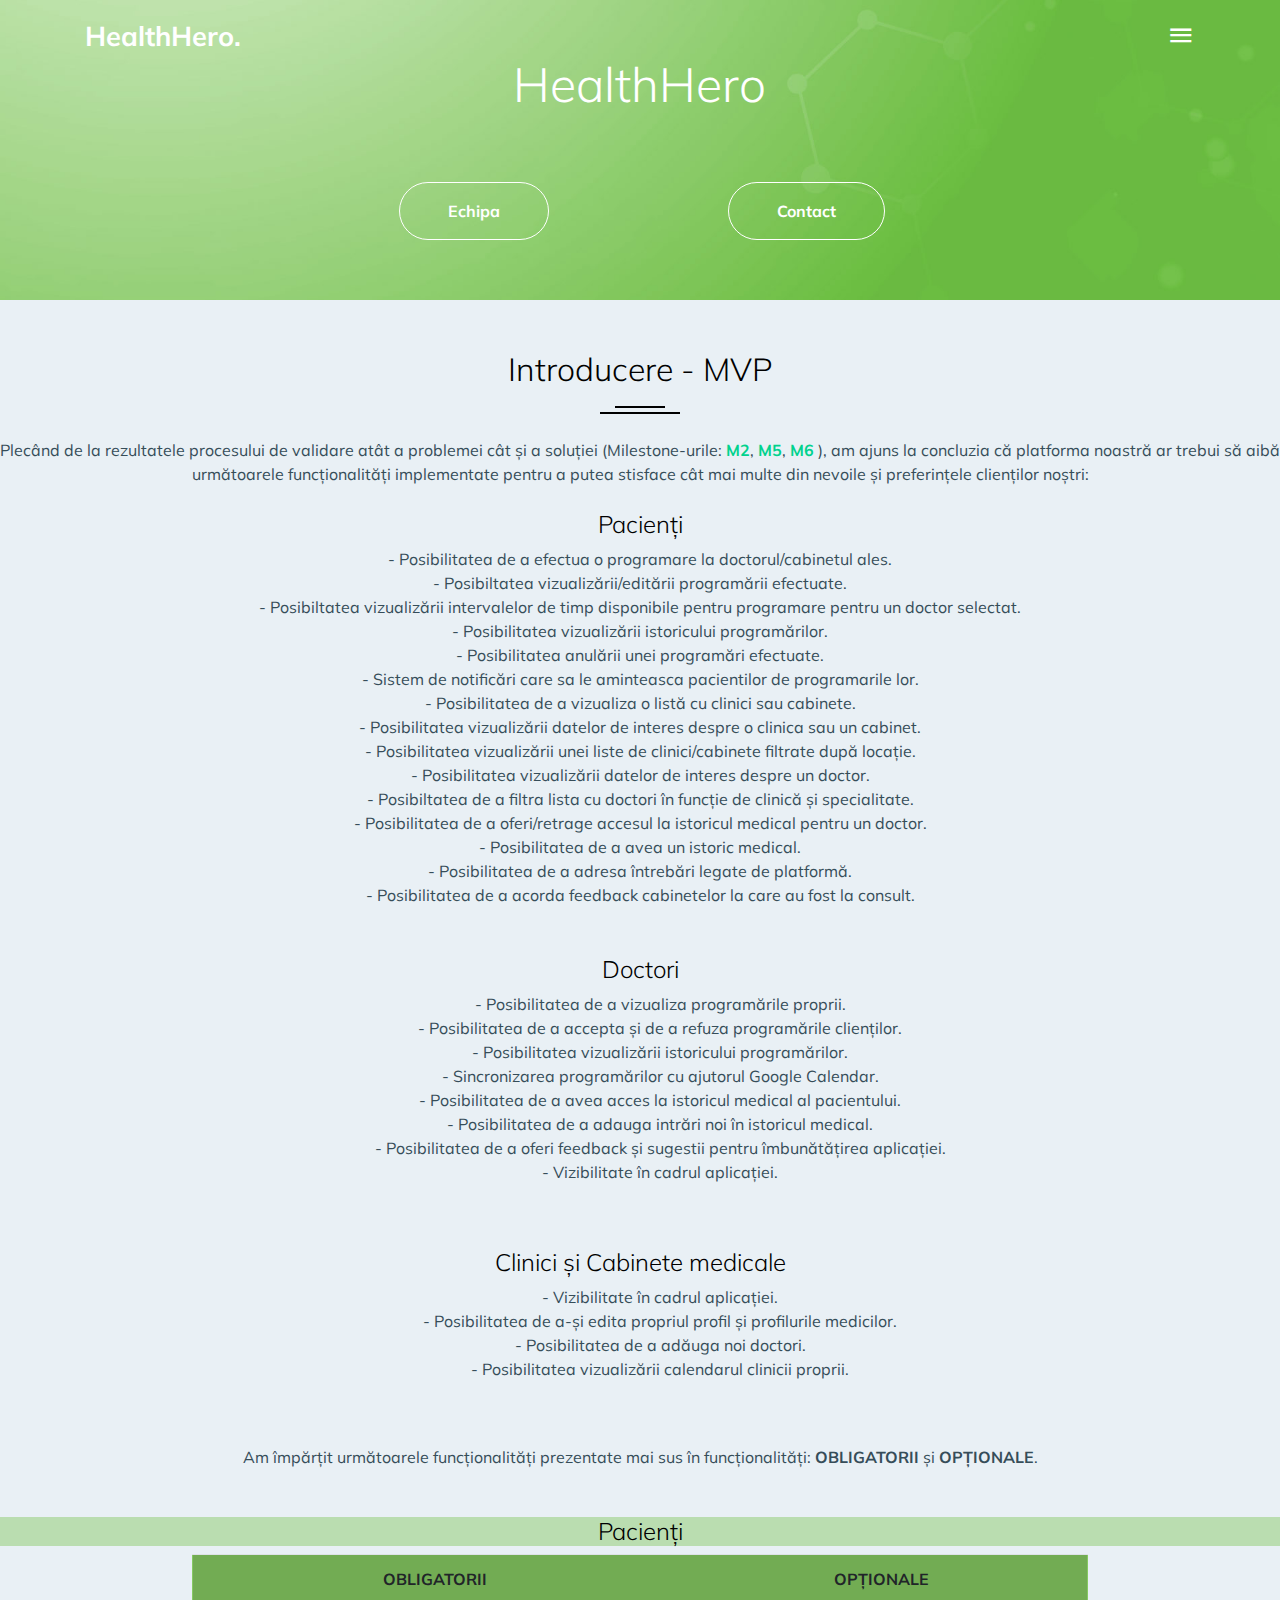
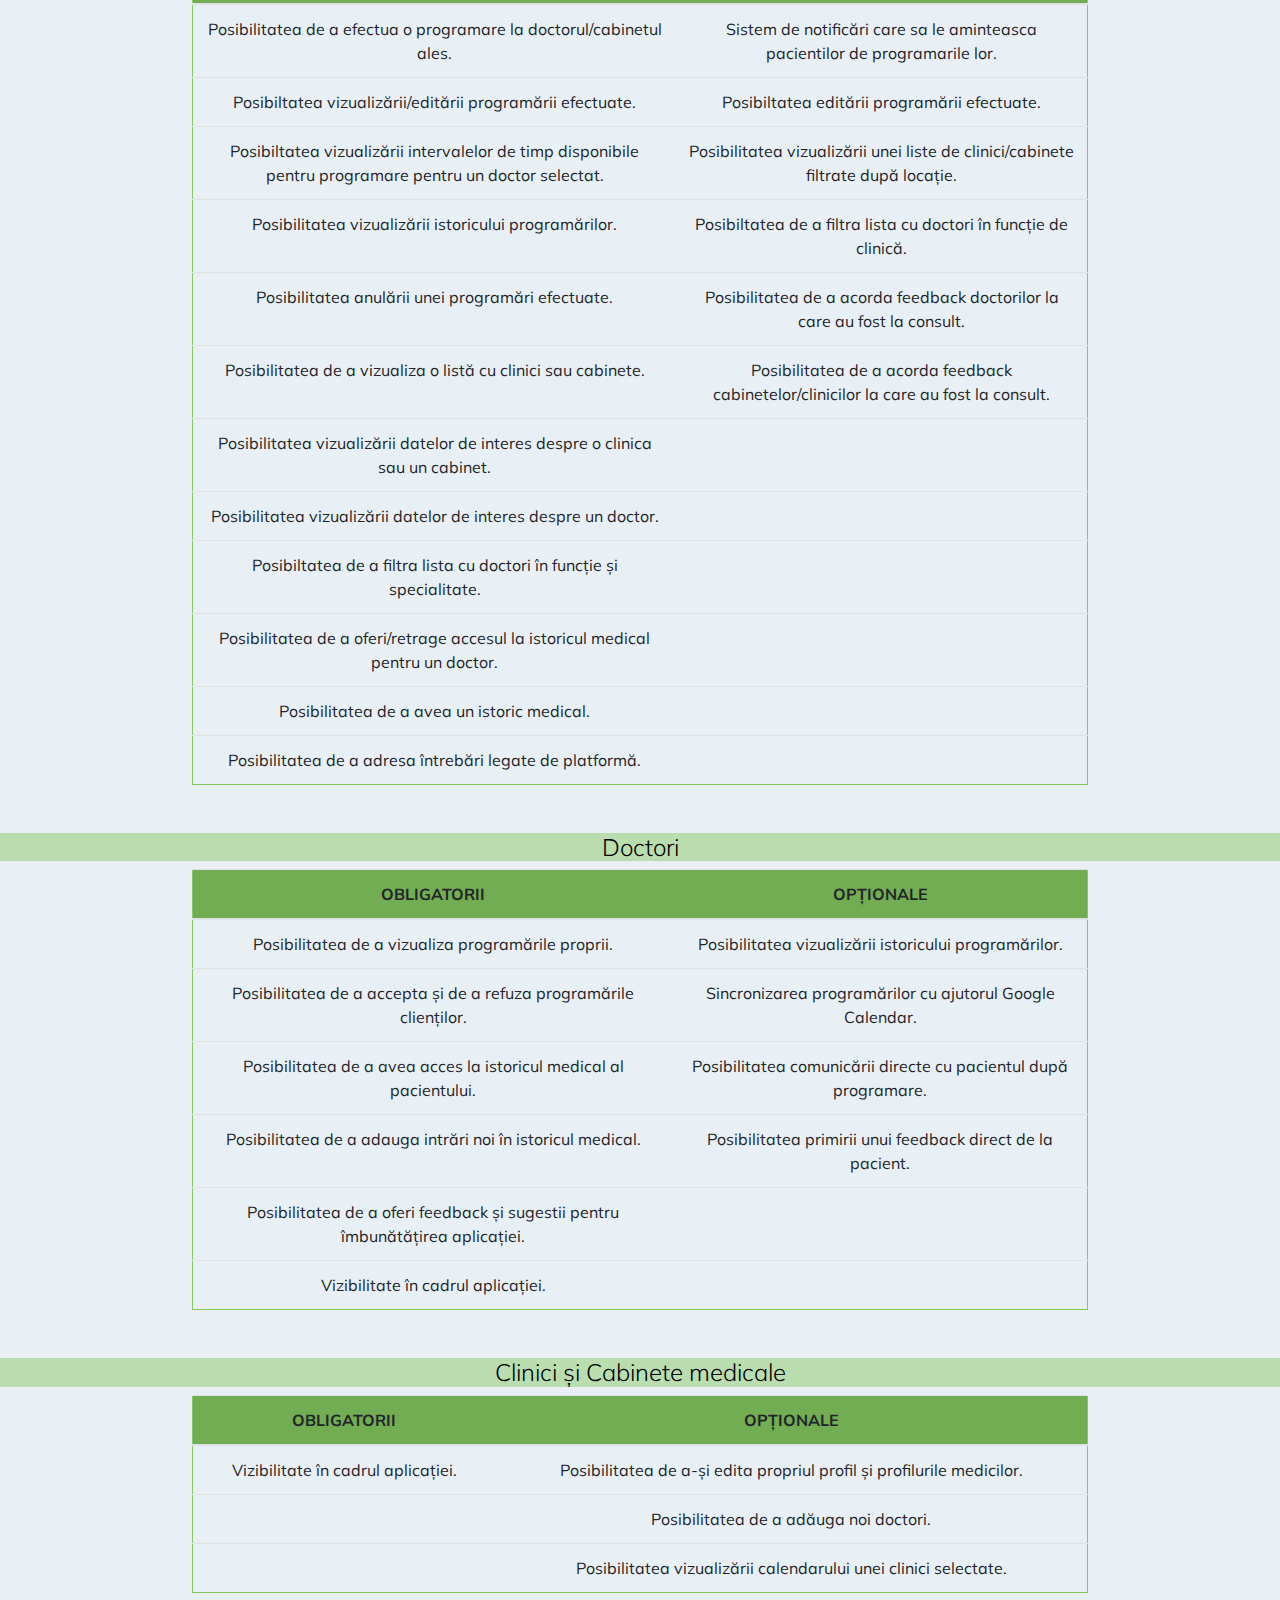
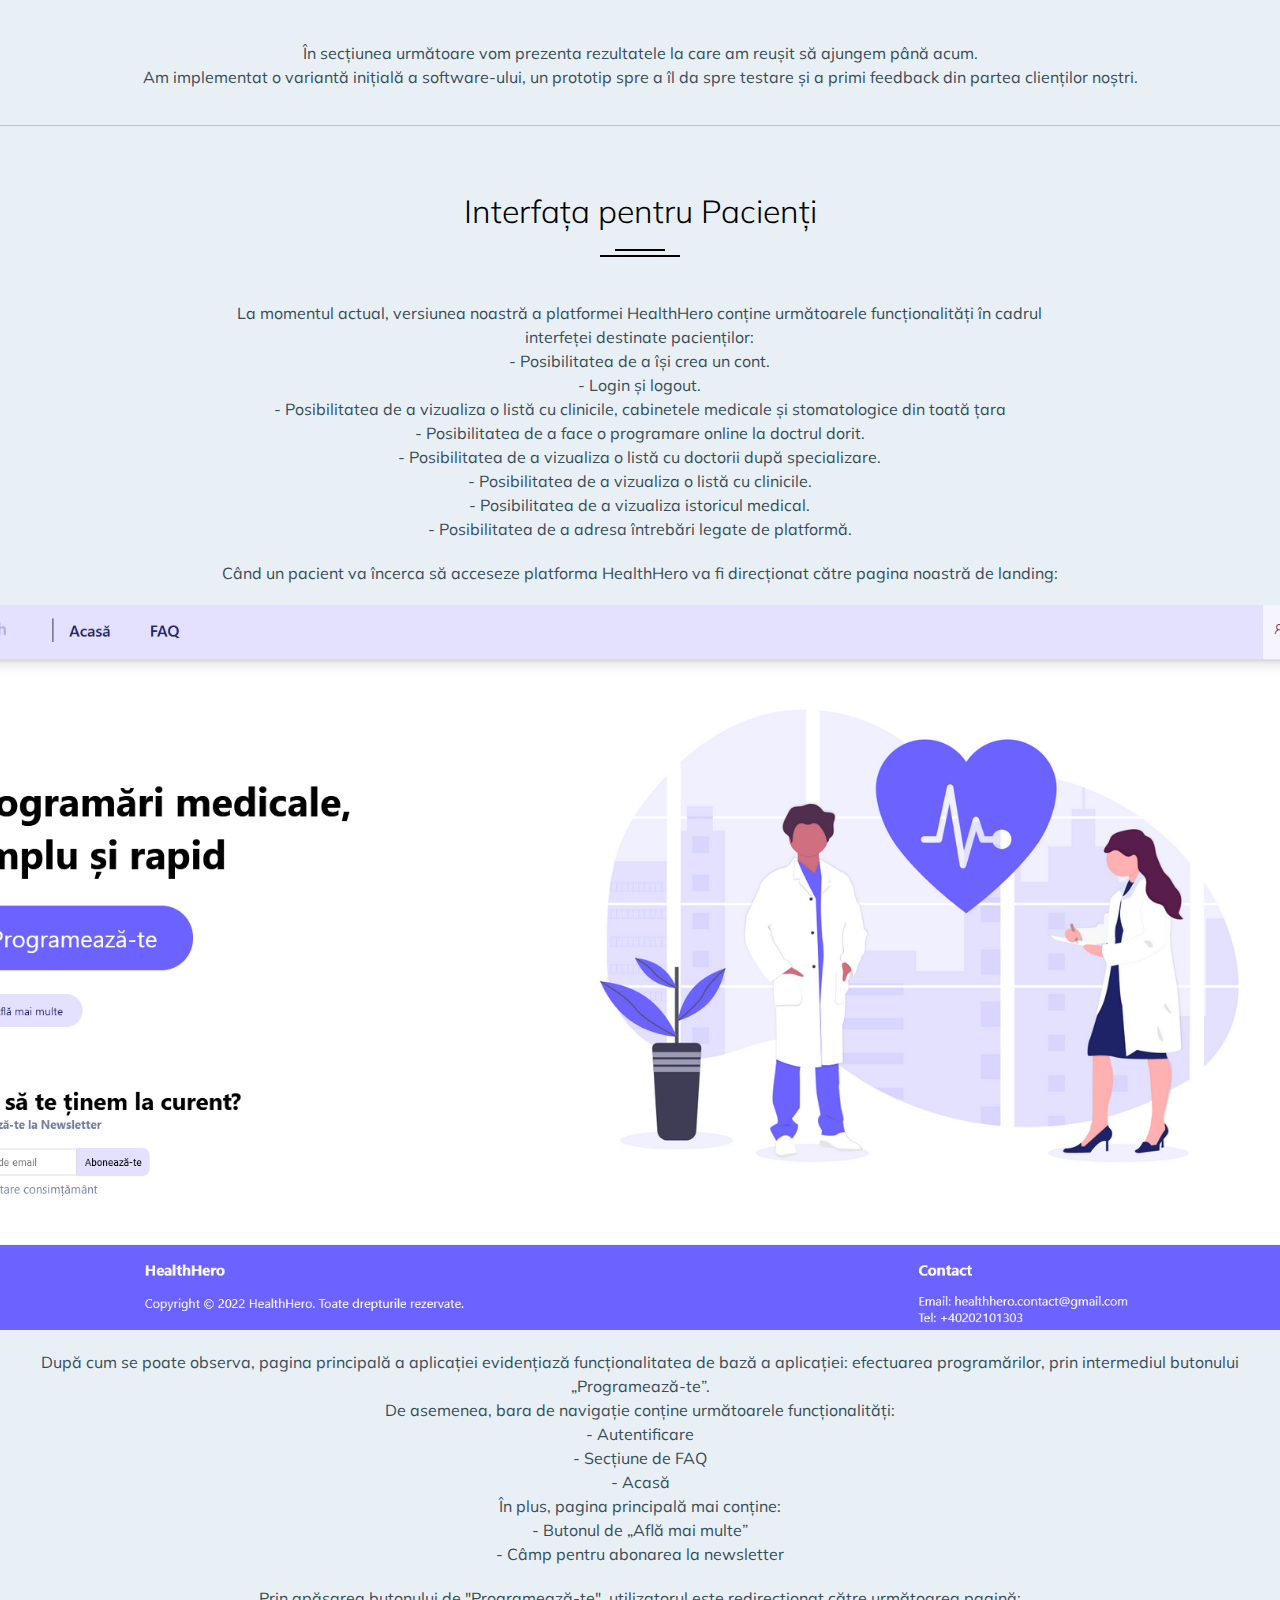
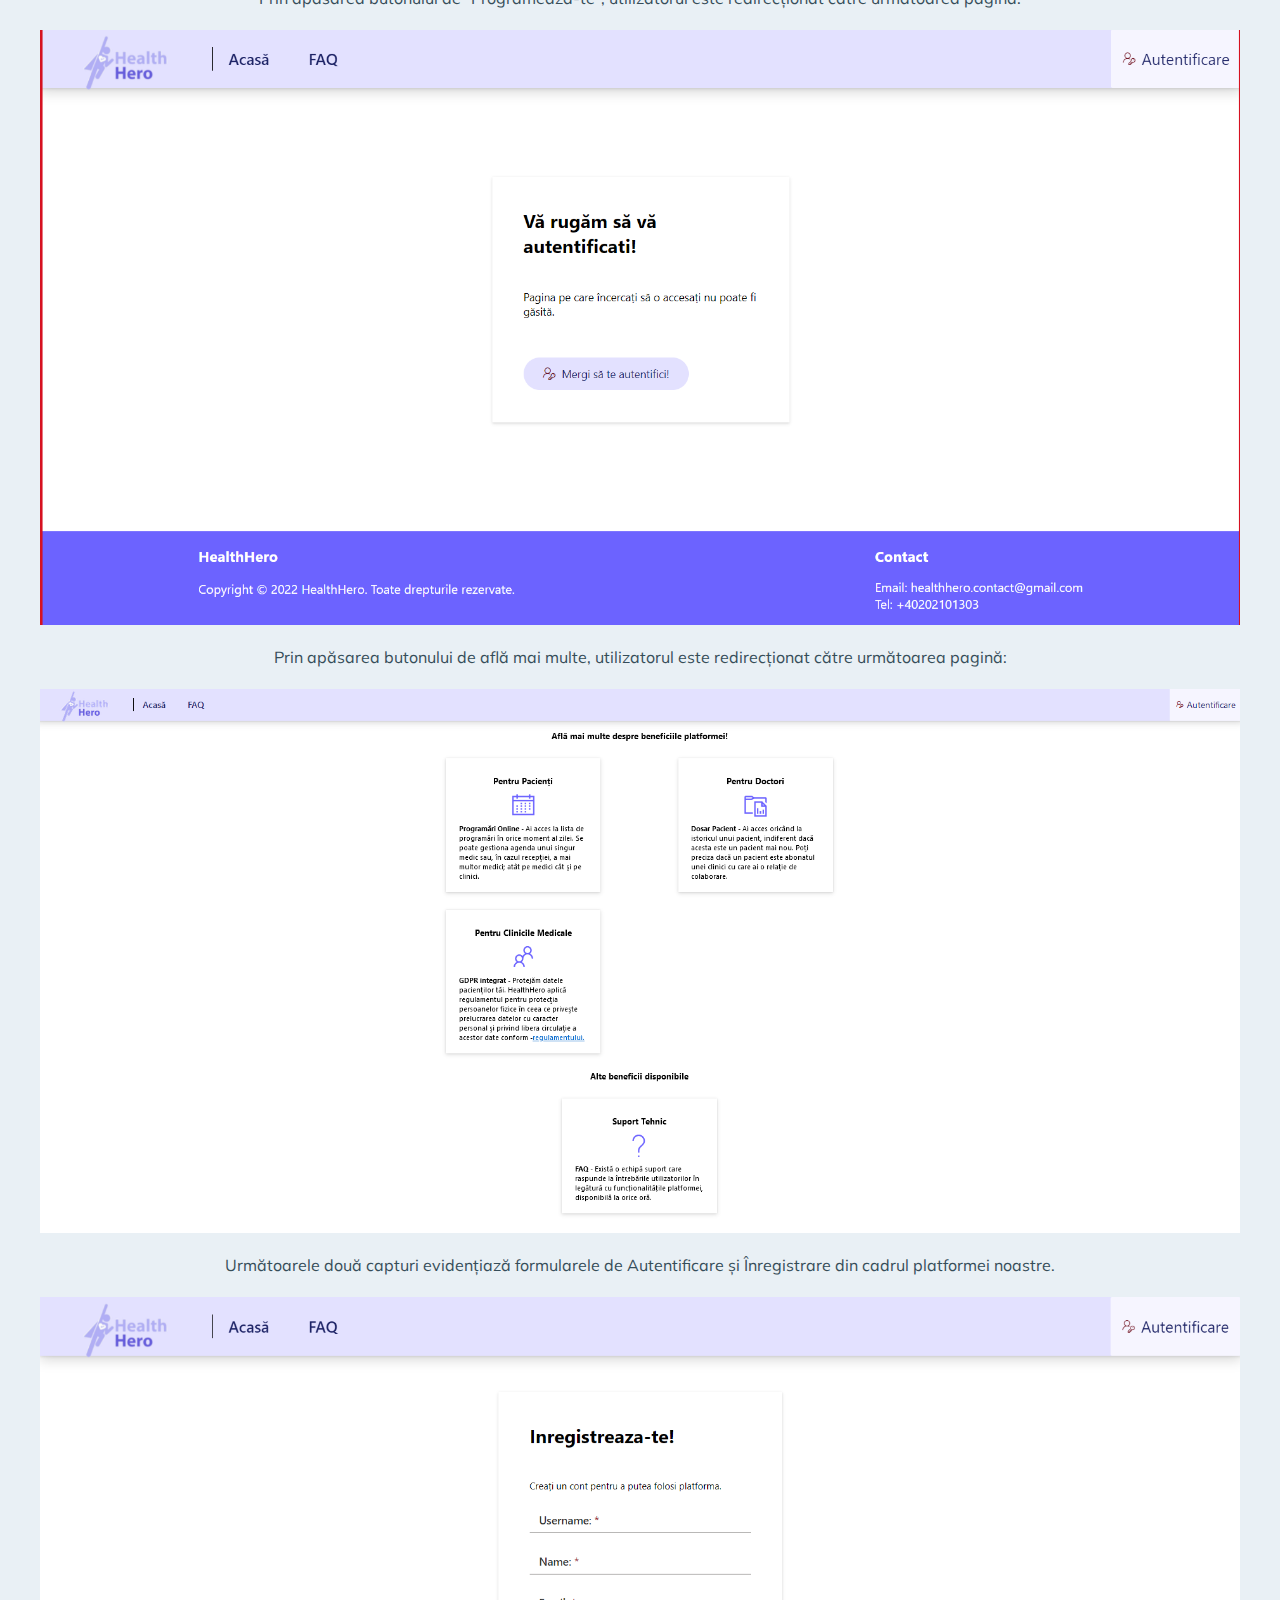
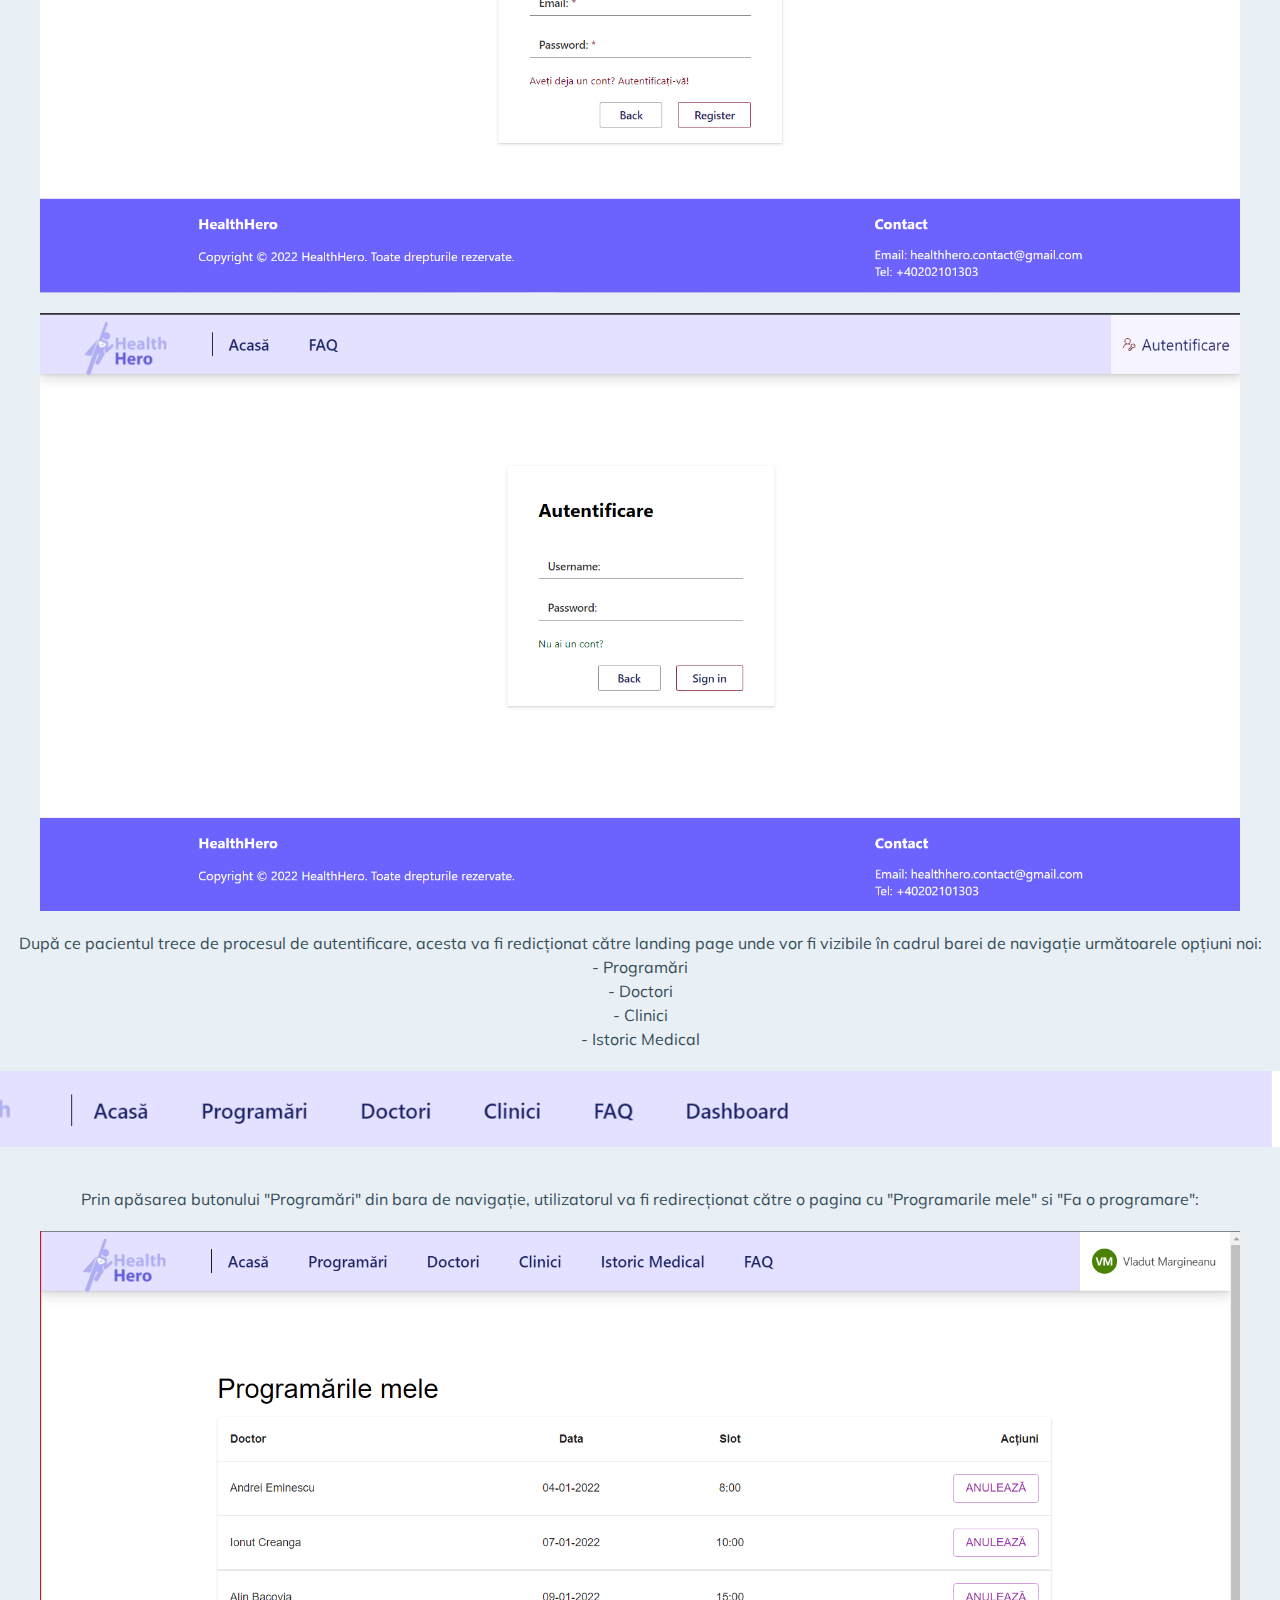
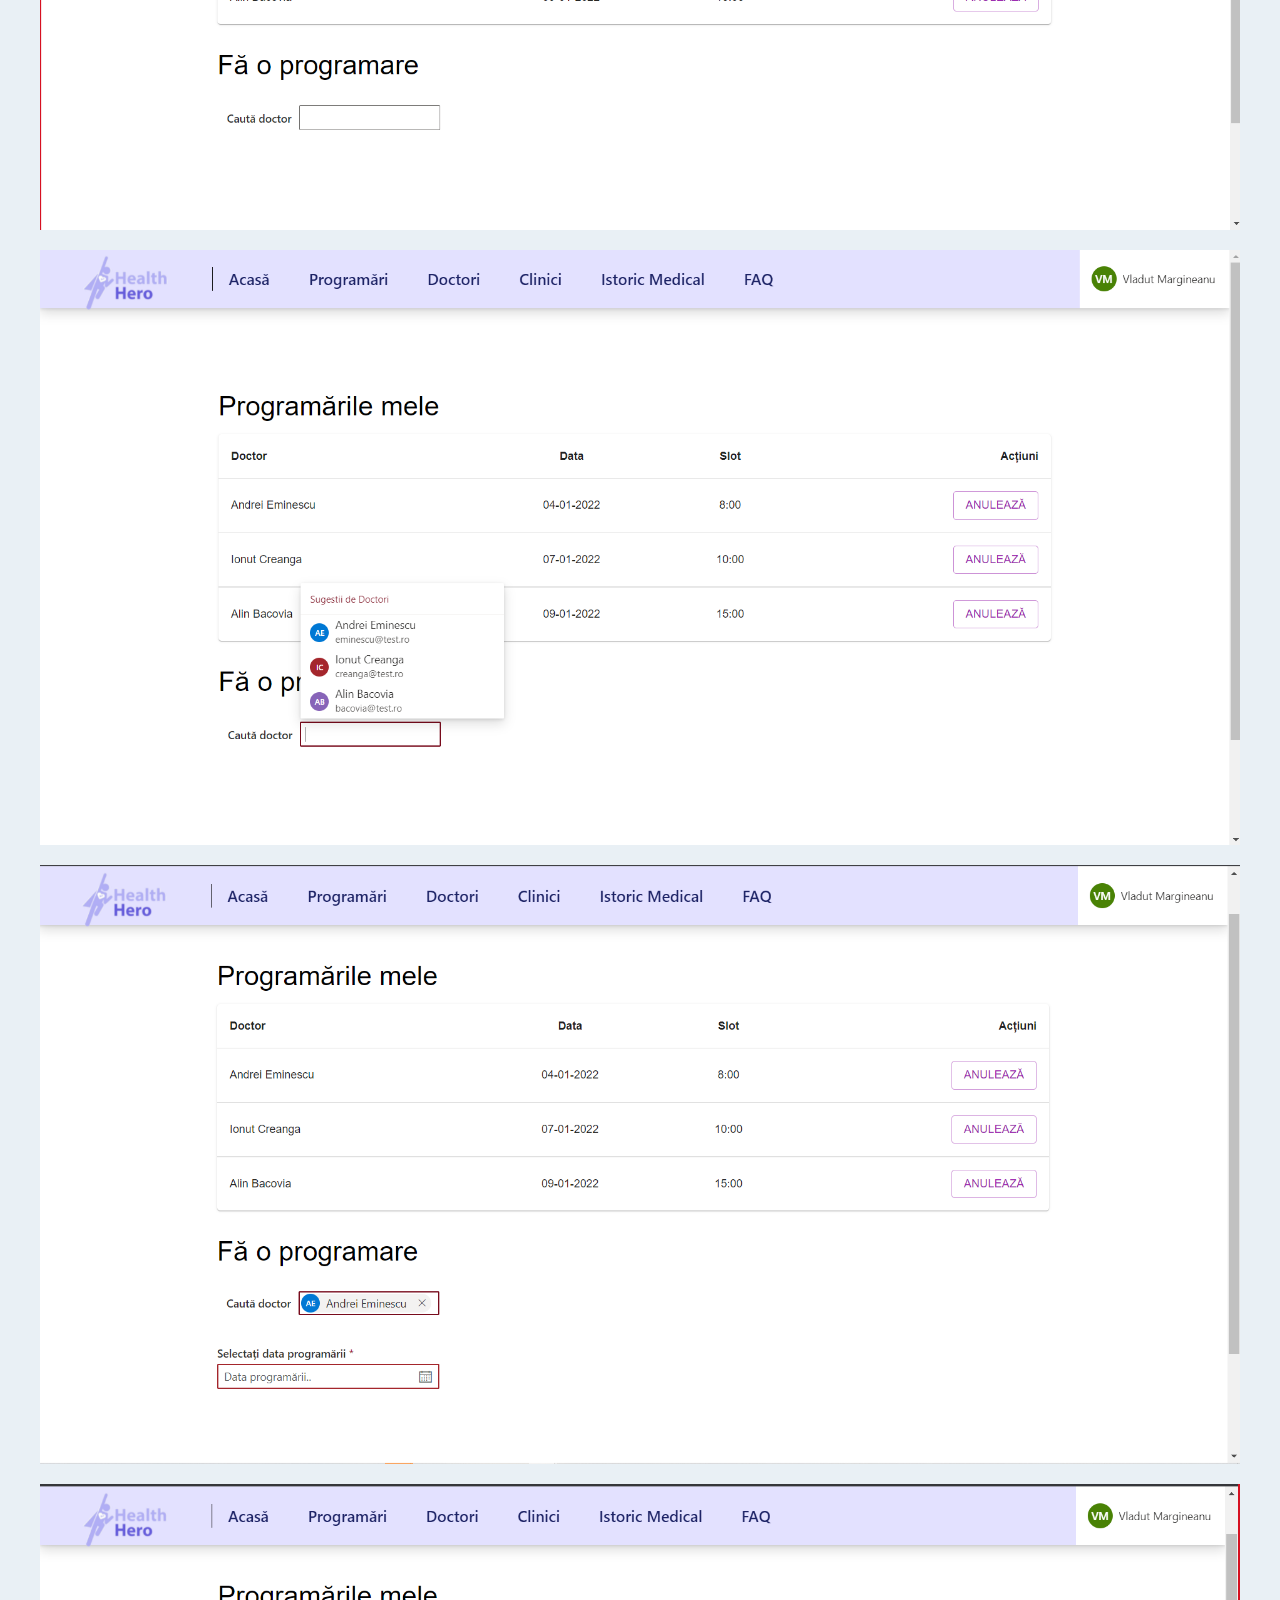
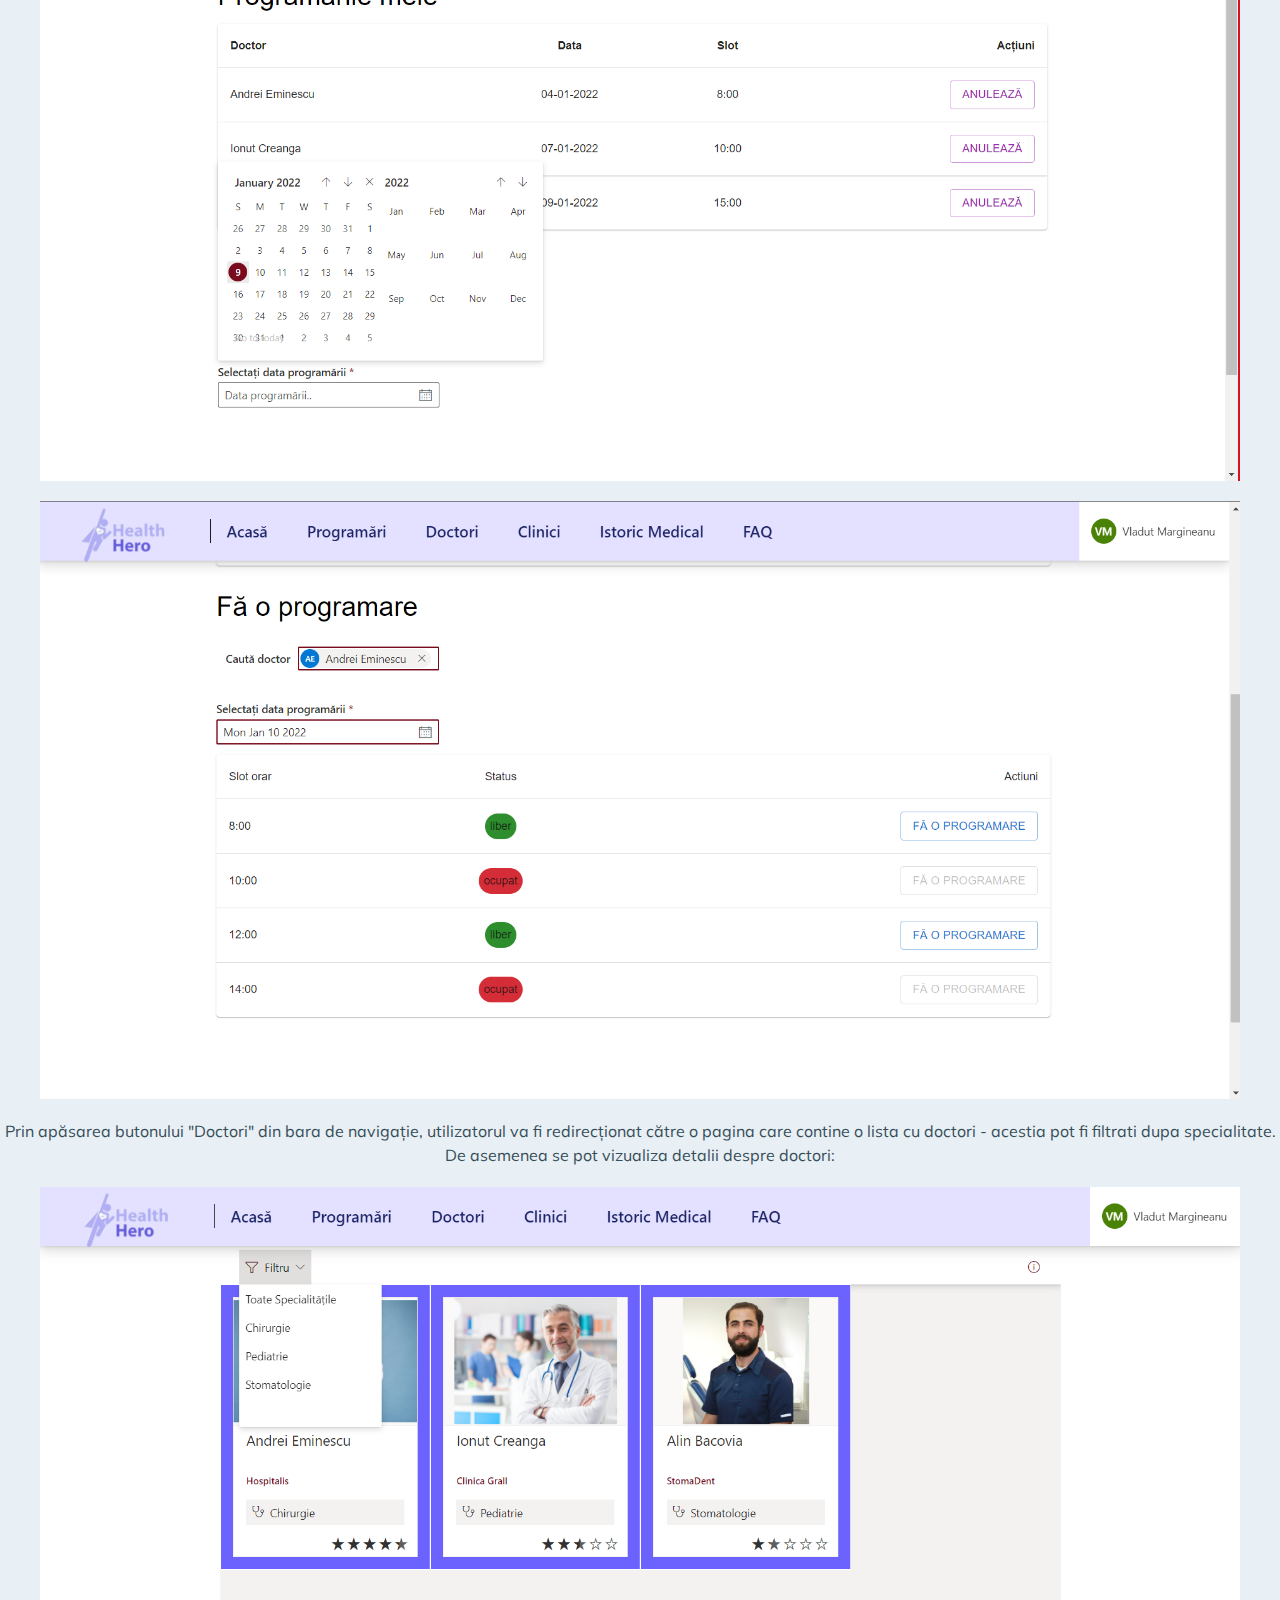
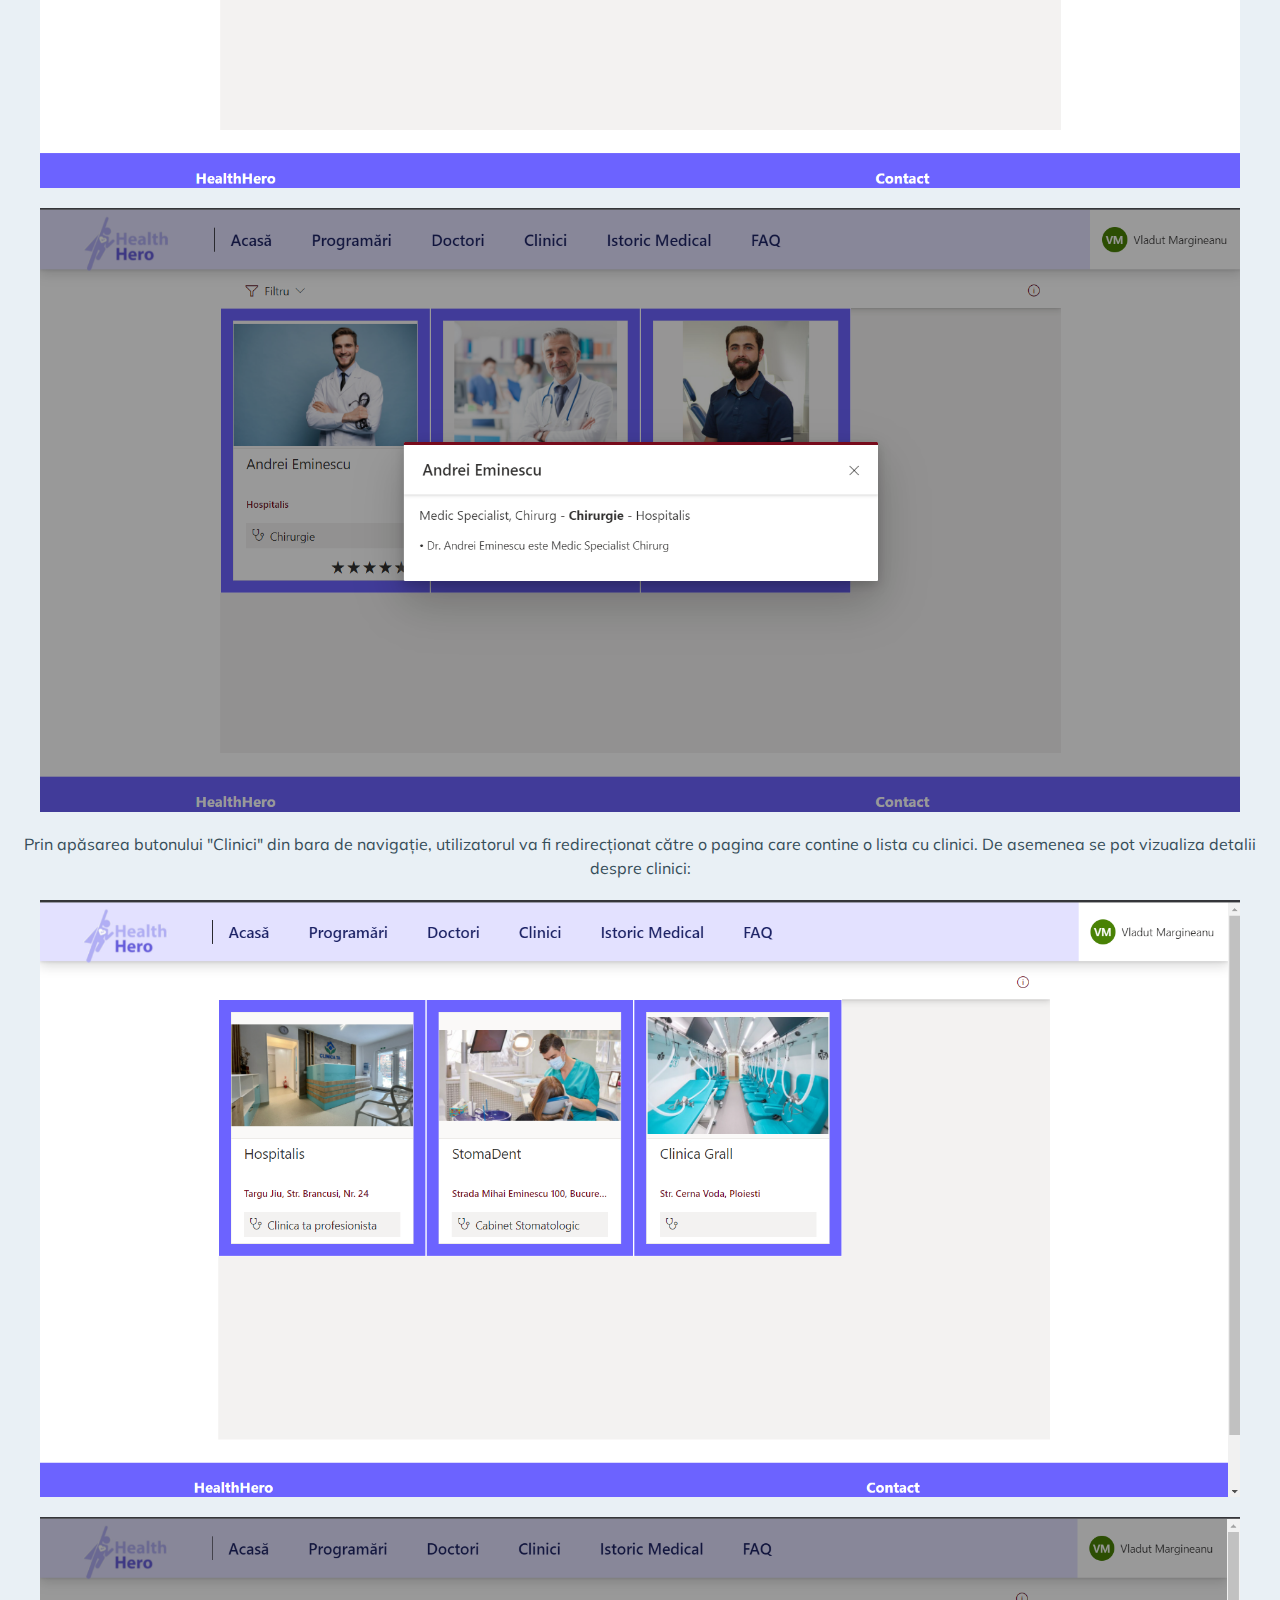
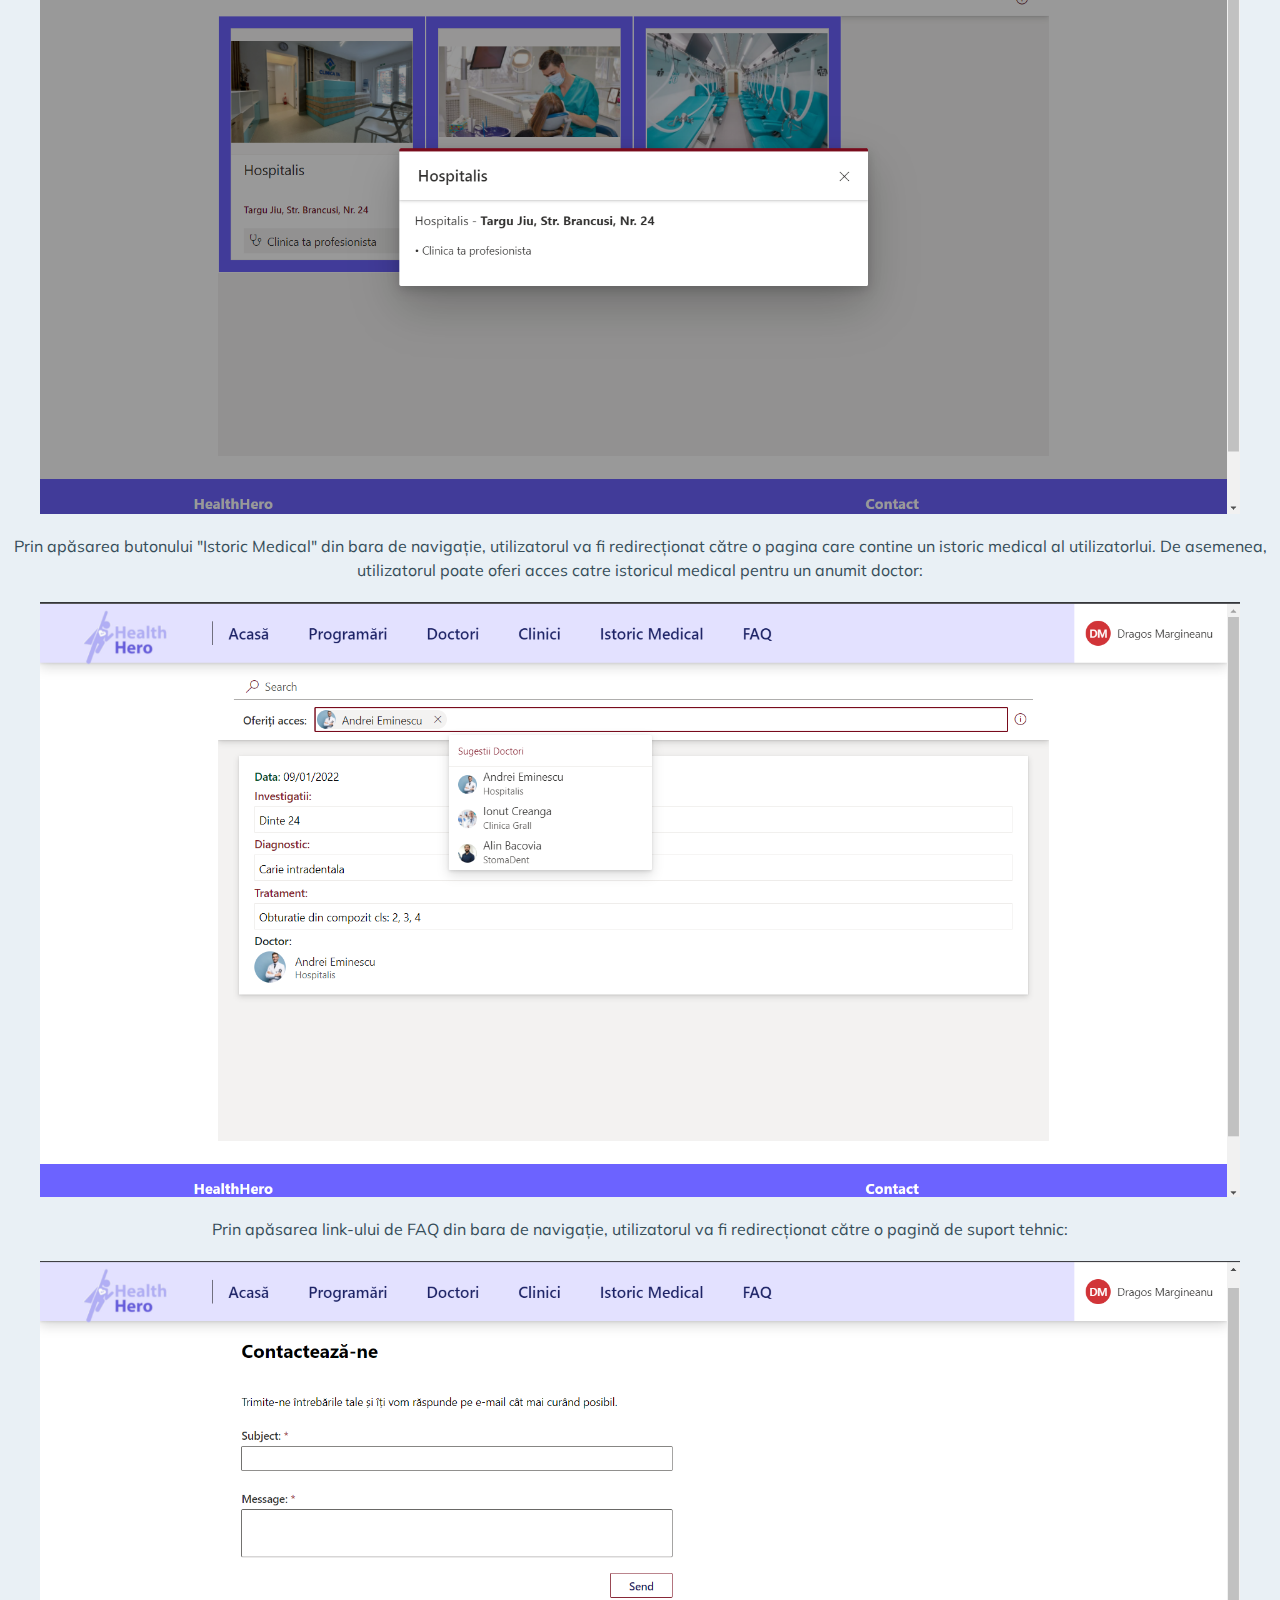
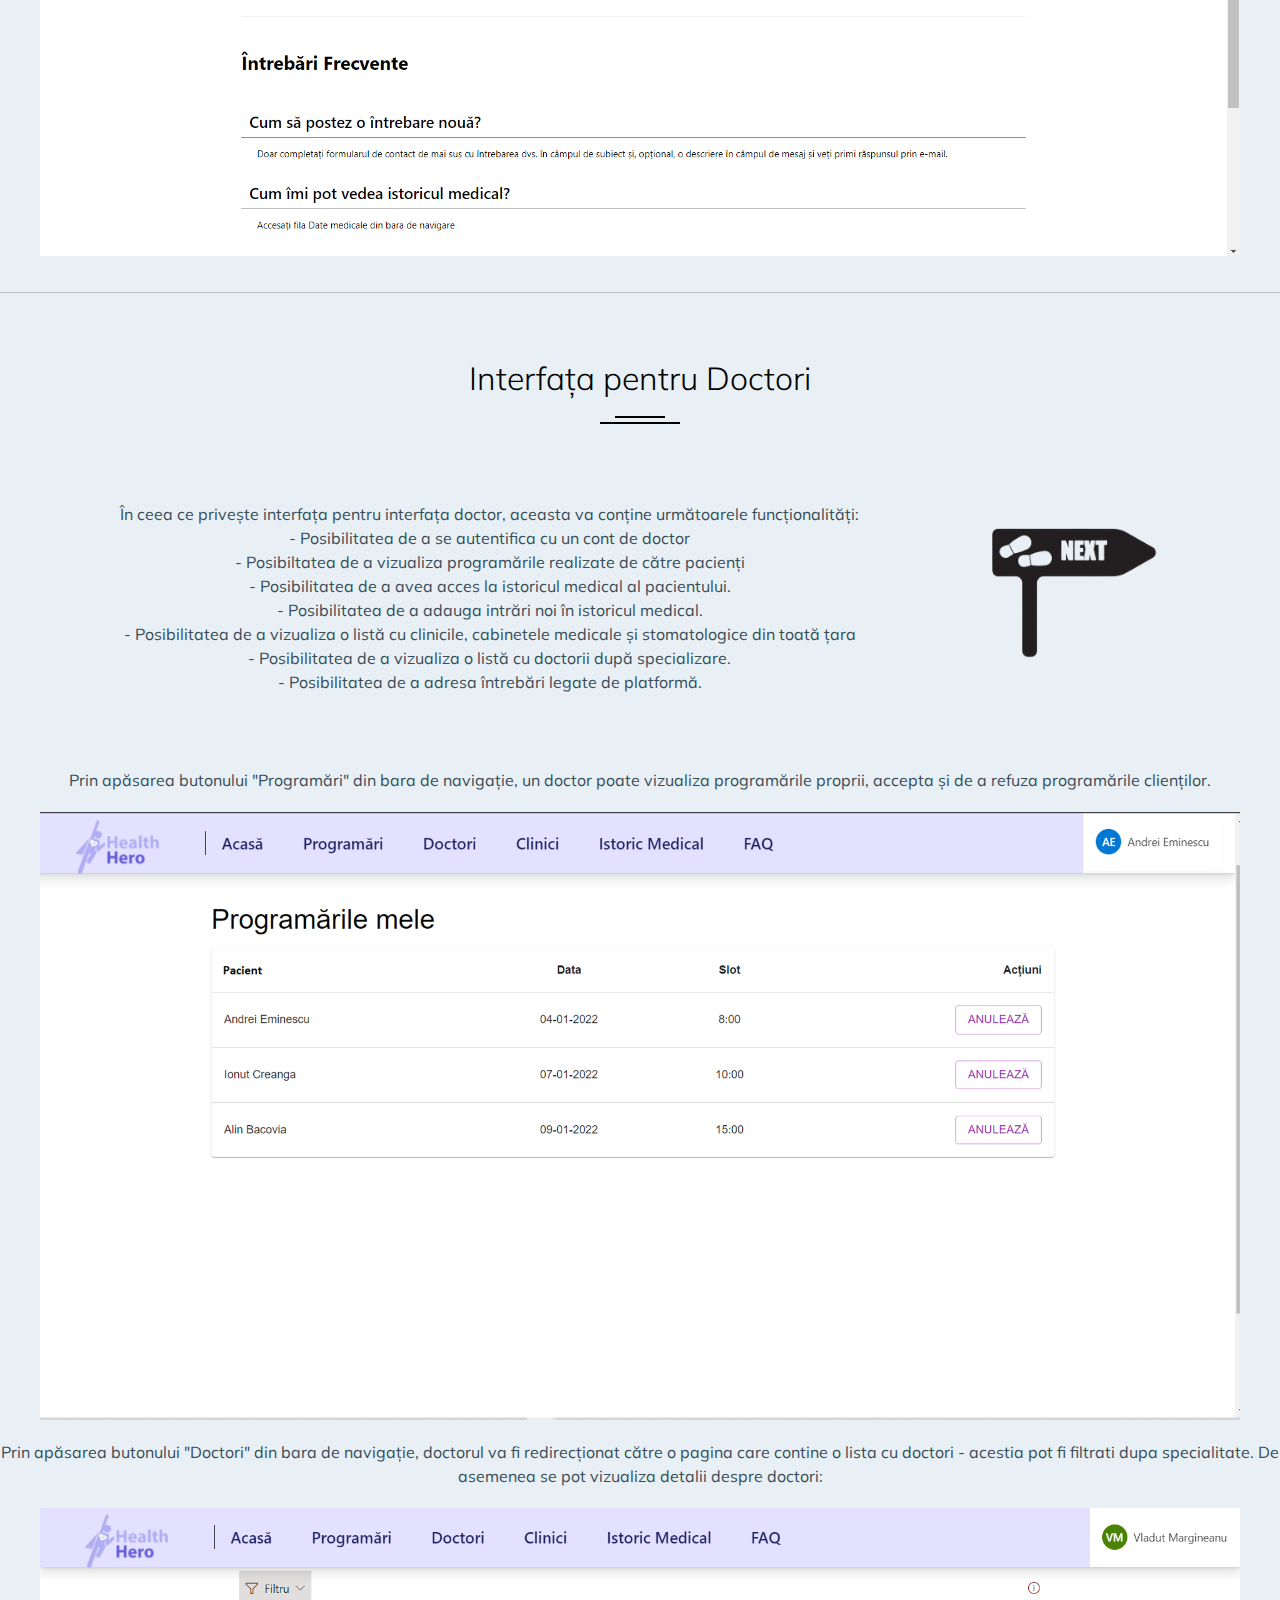
<file: mvp.html>
<!doctype html>
<html lang="en">

	<head>
		<title>HealthHero</title>
		<meta charset="utf-8">
		<meta name="viewport" content="width=device-width, initial-scale=1, shrink-to-fit=no">

		<link href="https://fonts.googleapis.com/css?family=Muli:400,700" rel="stylesheet">

		<link rel="stylesheet" href="fonts/icomoon/style.css">

		<link rel="stylesheet" href="css/bootstrap.min.css">
		<link rel="stylesheet" href="css/bootstrap-datepicker.css">
		<link rel="stylesheet" href="css/jquery.fancybox.min.css">
		<link rel="stylesheet" href="css/owl.carousel.min.css">
		<link rel="stylesheet" href="css/owl.theme.default.min.css">
		<link rel="stylesheet" href="fonts/flaticon/font/flaticon.css">
		<link rel="stylesheet" href="css/aos.css">
		<link rel="stylesheet" href="https://cdnjs.cloudflare.com/ajax/libs/font-awesome/4.7.0/css/font-awesome.min.css">
    
        <link rel="stylesheet" href="css/mvp_style.css">
    </head>

	<body data-spy="scroll" data-target=".site-navbar-target" data-offset="300" style="padding-top: 0px;">

		<div class="site-wrap" id="home-section">
				<div class="site-mobile-menu site-navbar-target">
				<div class="site-mobile-menu-header">
						<div class="site-mobile-menu-close mt-3">
						<span class="icon-close2 js-menu-toggle"></span>
						</div>
				</div>
				<div class="site-mobile-menu-body"></div>
			</div>
		</div>

		<header class="site-navbar site-navbar-target" role="banner">
			<div class="container">
					<div class="row align-items-center position-relative">
					<div class="col-3 ">
							<div class="site-logo">
							<a href="index.html" class="font-weight-bold">HealthHero.</a>
							</div>
					</div>

					<div class="col-9  text-right">
							<span class="d-inline-block d-lg-block"><a href="#" class="text-white site-menu-toggle js-menu-toggle py-5 text-white"><span class="icon-menu h3 text-white"></span></a></span>
				
						<nav class="site-navigation text-right ml-auto d-none d-lg-none" role="navigation">
							<ul class="site-menu main-menu js-clone-nav ml-auto ">
								<li><a href="index.html" class="nav-link">Acasă</a></li>
								<li><a href="description.html" class="nav-link">M1: Descrierea Proiectului</a></li>
								<li><a href="validation1.html" class="nav-link">M2: Validare 1</a></li>
								<li><a href="wireframeAndLandingPage.html" class="nav-link">M3: Wireframe și Landing Page</a></li>
								<li><a href="ux.html" class="nav-link">M4: Experiența Utilizatorului</a></li>
								<li><a href="validation2.html" class="nav-link">M5: Validare 2</a></li>
								<li><a href="marketResearch.html" class="nav-link">M6: Analiza Pieței</a></li>
								<li class="active"><a href="mvp.html" class="nav-link">M7: MVP</a></li>
								<li><a href="firstSale.html" class="nav-link">M8: Prima Vânzare</a></li>
								<li><a href="finalPresentation.html" class="nav-link">M9: Prezentare Finală</a></li>
								<li><a href="finalizeFiki.html" class="nav-link">M11: Finalizare Fiki</a></li> 
							</ul>
							</nav>
					</div>
					</div>
			</div>
		</header>

		<div class="ftco-blocks-cover-1">
			<div class="site-section-cover overlay" style="background-image: url('images/background2.jpg')">
				<div class="container">
					<div class="row align-items-center justify-content-center">
						<div class="col-md-7 text-center">
							<h1 class="mb-4 text-white" style="padding-bottom: 50px;">HealthHero</h1>
							
							<div class="row">
								<div class="col"><a href="#HealthHeroTeam" class="btn btn-primary btn-outline-white py-3 px-5">Echipa</a></div>
								<div class="col"><a href="mailto:healthhero.contact@gmail.com" target="_blank" class="btn btn-primary btn-outline-white py-3 px-5">Contact</a></div>
							</div>
						</div>
					</div>
				</div>
			</div>
		</div>

		<div class="text-center" style="padding-bottom:20px; padding-top:50px;">
			<h2 class="heading-29190">Introducere - MVP</h2>
			Plecând de la rezultatele procesului de validare atât a problemei cât și a soluției (Milestone-urile:
				<a href="validation1.html"><span style="font-weight:bold;">M2</span></a>,
				<a href="validation2.html"><span style="font-weight:bold;">M5</span></a>,
				<a href="marketResearch.html"><span style="font-weight:bold;">M6</span></a>
			), 
			am ajuns la concluzia că platforma noastră ar trebui să aibă următoarele funcționalități implementate pentru a putea stisface 
			cât mai multe din nevoile și preferințele clienților noștri:
			
			<br><br>
			<h4>Pacienți</h4>
				- Posibilitatea de a efectua o programare la doctorul/cabinetul ales.<br>
				- Posibiltatea vizualizării/editării programării efectuate.<br>
				- Posibiltatea vizualizării intervalelor de timp disponibile pentru programare pentru un doctor selectat.<br>
				- Posibilitatea vizualizării istoricului programărilor.<br>
				- Posibilitatea anulării unei programări efectuate.<br>
				- Sistem de notificări care sa le aminteasca pacientilor de programarile lor.<br>
				- Posibilitatea de a vizualiza o listă cu clinici sau cabinete.<br>
				- Posibilitatea vizualizării datelor de interes despre o clinica sau un cabinet.<br>
				- Posibilitatea vizualizării unei liste de clinici/cabinete filtrate după locație.<br>
				- Posibilitatea vizualizării datelor de interes despre un doctor.<br>
				- Posibiltatea de a filtra lista cu doctori în funcție de clinică și specialitate.<br>
				- Posibilitatea de a oferi/retrage accesul la istoricul medical pentru un doctor.<br>
				- Posibilitatea de a avea un istoric medical.<br>
				- Posibilitatea de a adresa întrebări legate de platformă.<br>
				- Posibilitatea de a acorda feedback cabinetelor la care au fost la consult.<br>
			<br><br>
			<h4>Doctori</h4>
			<ul>
				- Posibilitatea de a vizualiza programările proprii.<br>
				- Posibilitatea de a accepta și de a refuza programările clienților.<br>
				- Posibilitatea vizualizării istoricului programărilor.<br>
				- Sincronizarea programărilor cu ajutorul Google Calendar. <br>
				- Posibilitatea de a avea acces la istoricul medical al pacientului.<br>
				- Posibilitatea de a adauga intrări noi în istoricul medical.<br>
				- Posibilitatea de a oferi feedback și sugestii pentru îmbunătățirea aplicației.<br>
				- Vizibilitate în cadrul aplicației.<br>
			</ul>
			<br><br>
			<h4>Clinici și Cabinete medicale</h4>
			<ul>
				- Vizibilitate în cadrul aplicației.<br>
				- Posibilitatea de a-și edita propriul profil și profilurile medicilor. <br>
				- Posibilitatea de a adăuga noi doctori.<br>
				- Posibilitatea vizualizării calendarul clinicii proprii.<br>
			</ul>

			<br><br>
			Am împărțit următoarele funcționalități prezentate mai sus în funcționalități:
			<span style="font-weight:bold;">OBLIGATORII</span> și <span style="font-weight:bold;">OPȚIONALE</span>.
		
			<br><br><br>
			<h4 style="background-color: #86c96279">Pacienți</h4>
			<table class="table table-hover" style="text-align: center; margin: auto; width: 70%; border: 1px solid #86C962">
				<thead style="background-color: #86C962;">
					<tr class="table-active">
						<th scope="col">OBLIGATORII</th>
						<th scope="col">OPȚIONALE</th>
					</tr>
				</thead>
			
				<tbody>
					<tr>
						<td>Posibilitatea de a efectua o programare la doctorul/cabinetul ales.</td>
						<td>Sistem de notificări care sa le aminteasca pacientilor de programarile lor. </td>
					</tr>
					<tr>
						<td>Posibiltatea vizualizării/editării programării efectuate.</td>
						<td>Posibiltatea editării programării efectuate. </td>
					</tr>
					<tr>
						<td>Posibiltatea vizualizării intervalelor de timp disponibile pentru programare pentru un doctor selectat.</td>
						<td>Posibilitatea vizualizării unei liste de clinici/cabinete filtrate după locație.</td>
					</tr>
					<tr>
						<td>Posibilitatea vizualizării istoricului programărilor.</td>
						<td>Posibiltatea de a filtra lista cu doctori în funcție de clinică.</td>
					</tr>
					<tr>
						<td>Posibilitatea anulării unei programări efectuate.</td>
						<td>Posibilitatea de a acorda feedback doctorilor la care au fost la consult.</td>
					</tr>
					<tr>
						<td>Posibilitatea de a vizualiza o listă cu clinici sau cabinete.</td>
						<td>Posibilitatea de a acorda feedback cabinetelor/clinicilor la care au fost la consult.</td>
					</tr>
					<tr>
						<td>Posibilitatea vizualizării datelor de interes despre o clinica sau un cabinet.</td>
						<td> </td>
					</tr>
					<tr>
						<td>Posibilitatea vizualizării datelor de interes despre un doctor.</td>
						<td> </td>
					</tr>
					<tr>
						<td>Posibiltatea de a filtra lista cu doctori în funcție și specialitate.</td>
						<td> </td>
					</tr>
					<tr>
						<td>Posibilitatea de a oferi/retrage accesul la istoricul medical pentru un doctor.</td>
						<td> </td>
					</tr>
					<tr>
						<td>Posibilitatea de a avea un istoric medical.</td>
						<td> </td>
					</tr>
					<tr>
						<td>Posibilitatea de a adresa întrebări legate de platformă.</td>
						<td> </td>
					</tr>
					
				</tbody>
			</table>

			<br><br>
			<h4 style="background-color: #86c96279"> Doctori</h4>
			<table class="table table-hover" style="text-align: center; margin: auto; width: 70%; border: 1px solid #86C962">
				<thead style="background-color: #86C962;">
					<tr class="table-active">
						<th scope="col">OBLIGATORII</th>
						<th scope="col">OPȚIONALE</th>
					</tr>
				</thead>
			
				<tbody>
					<tr>
						<td>Posibilitatea de a vizualiza programările proprii.</td>
						<td>Posibilitatea vizualizării istoricului programărilor.</td>
					</tr>
					<tr>
						<td>Posibilitatea de a accepta și de a refuza programările clienților.</td>
						<td>Sincronizarea programărilor cu ajutorul Google Calendar.</td>
					</tr>
					<tr>
						<td>Posibilitatea de a avea acces la istoricul medical al pacientului.</td>
						<td>Posibilitatea comunicării directe cu pacientul după programare.</td>
					</tr>
					<tr>
						<td>Posibilitatea de a adauga intrări noi în istoricul medical.</td>
						<td>Posibilitatea primirii unui feedback direct de la pacient.</td>
					</tr>
					<tr>
						<td>Posibilitatea de a oferi feedback și sugestii pentru îmbunătățirea aplicației.</td>
						<td></td>
					</tr>
					<tr>
						<td>Vizibilitate în cadrul aplicației.</td>
						<td></td>
					</tr>
			
				</tbody>
			</table>

			<br><br>
			<h4 style="background-color: #86c96279"> Clinici și Cabinete medicale</h4>
			<table class="table table-hover" style="text-align: center; margin: auto; width: 70%; border: 1px solid #86C962">
				<thead style="background-color: #86C962;">
					<tr class="table-active">
						<th scope="col">OBLIGATORII</th>
						<th scope="col">OPȚIONALE</th>
					</tr>
				</thead>
			
				<tbody>
					<tr>
						<td>Vizibilitate în cadrul aplicației.</td>
						<td>Posibilitatea de a-și edita propriul profil și profilurile medicilor.</td>
					</tr>
					<tr>
						<td></td>
						<td>Posibilitatea de a adăuga noi doctori.</td>
					</tr>
					<tr>
						<td></td>
						<td>Posibilitatea vizualizării calendarului unei clinici selectate.</td>
					</tr>
			
				</tbody>
			</table>

			<br><br>
			În secțiunea următoare vom prezenta rezultatele la care am reușit să ajungem până acum. <br>
			Am implementat o variantă inițială a software-ului, un prototip spre a îl da spre testare și a primi feedback din partea clienților noștri. <br>
		</div>

		<hr>

		<!-- CLIENTS VERSION -->

		<div class="text-center" style="padding-bottom:20px; padding-top:50px;">
			<h2 class="heading-29190">Interfața pentru Pacienți</h2>
			<div class="row d-flex align-items-center justify-content-center" style="margin:auto;">
				<div class="card-body col-12 col-md-8">
					La momentul actual, versiunea noastră a platformei HealthHero conține următoarele funcționalități în cadrul interfeței destinate pacienților:<br>
					- Posibilitatea de a își crea un cont.<br>
					- Login și logout.<br>
					- Posibilitatea de a vizualiza o listă cu clinicile, cabinetele medicale și stomatologice din toată țara<br>
					- Posibilitatea de a face o programare online la doctrul dorit.<br>
					- Posibilitatea de a vizualiza o listă cu doctorii după specializare.<br>
					- Posibilitatea de a vizualiza o listă cu clinicile.<br>
					- Posibilitatea de a vizualiza istoricul medical. <br>
					- Posibilitatea de a adresa întrebări legate de platformă.<br>
				</div>

				Când un pacient va încerca să acceseze platforma HealthHero va fi direcționat către pagina noastră de landing:
				<div class="gap-20"></div>
				<div>
					<img src="images/screenshot/1.png"  style="width:1500px;" >
				</div>

				<div class="gap-20"></div>

				După cum se poate observa, pagina principală a aplicației evidențiază funcționalitatea de bază a aplicației: efectuarea programărilor, prin intermediul butonului „Programează-te”. <br>
				De asemenea, bara de navigație conține următoarele funcționalități:<br>
				- Autentificare <br>
				- Secțiune de FAQ <br>
				- Acasă<br>
				În plus, pagina principală mai conține: <br>
				- Butonul de „Află mai multe”<br>
				- Câmp pentru abonarea la newsletter <br>

				<div class="gap-20"></div>
				Prin apăsarea butonului de "Programează-te", utilizatorul este redirecționat către următoarea pagină: <br>
				<div class="gap-20"></div>
				<div>
					<img src="images/programare-cont.png" style="width:1200px;">
				</div>

					
				<div class="gap-20"></div>
				Prin apăsarea butonului de află mai multe, utilizatorul este redirecționat către următoarea pagină: <br>
				<div class="gap-20"></div>
				<div>
					<img src="images/screenshot/afla.png" style="width:1200px;" >
				</div>
				<div class="gap-20"></div>
				Următoarele două capturi evidențiază formularele de Autentificare și Înregistrare din cadrul platformei noastre.
				<div class="gap-20"></div>
				<div>
					<img src="images/screenshot/2.png" style="width:1200px;" >
				</div>
				<div class="gap-20"></div>
				<div>
					<img src="images/screenshot/3.png" style="width:1200px;">
				</div>
				<div class="gap-20"></div>

				După ce pacientul trece de procesul de autentificare, acesta va fi redicționat către landing page unde vor fi vizibile în cadrul barei de navigație următoarele opțiuni noi: <br>
				- Programări <br>
				- Doctori <br>
				- Clinici <br>
				- Istoric Medical <br>


				<div class="gap-20"></div>
				<div>
					<img src="images/screenshot/4.png"  style="width:1600px;" >
				</div>
				<div class="gap-20"></div>

				<div class="gap-20"></div>
				Prin apăsarea butonului "Programări" din bara de navigație, utilizatorul va fi redirecționat către o pagina cu "Programarile mele" si "Fa o programare":
				<br>
				<div class="gap-20"></div>
				<div>
					<img src="images/screenshot/programari1.png" style="width:1200px;">
				</div>

				<br>
				<div class="gap-20"></div>
				<div>
					<img src="images/screenshot/programari2.png" style="width:1200px;">
				</div>

				<br>
				<div class="gap-20"></div>
				<div>
					<img src="images/screenshot/programari3.png" style="width:1200px;">
				</div>

				<br>
				<div class="gap-20"></div>
				<div>
					<img src="images/screenshot/programari4.png" style="width:1200px;">
				</div>

				<br>
				<div class="gap-20"></div>
				<div>
					<img src="images/screenshot/programari5.png" style="width:1200px;">
				</div>



				<div class="gap-20"></div>
				Prin apăsarea butonului "Doctori" din bara de navigație, utilizatorul va fi redirecționat către o pagina care contine o lista cu doctori
				 - acestia pot fi filtrati dupa specialitate. De asemenea se pot vizualiza detalii despre doctori:
				<br>
				<div class="gap-20"></div>
				<div>
					<img src="images/screenshot/doctor1.png" style="width:1200px;">
				</div>
				
				<br>
				<div class="gap-20"></div>
				<div>
					<img src="images/screenshot/doctor2.png" style="width:1200px;">
				</div>

				<div class="gap-20"></div>
				Prin apăsarea butonului "Clinici" din bara de navigație, utilizatorul va fi redirecționat către o pagina care contine o
				lista cu clinici. De asemenea se pot vizualiza detalii despre clinici:
				<br>
				<div class="gap-20"></div>
				<div>
					<img src="images/screenshot/clinica1.png" style="width:1200px;">
				</div>
				
				<br>
				<div class="gap-20"></div>
				<div>
					<img src="images/screenshot/clinica2.png" style="width:1200px;">
				</div>


				<div class="gap-20"></div>
				Prin apăsarea butonului "Istoric Medical" din bara de navigație, utilizatorul va fi redirecționat către o pagina care contine un
				istoric medical al utilizatorlui. De asemenea, utilizatorul poate oferi acces catre istoricul medical pentru un anumit doctor:
				<br>
				<div class="gap-20"></div>
				<div>
					<img src="images/screenshot/istoric.png" style="width:1200px;">
				</div>


				<div class="gap-20"></div>
				Prin apăsarea link-ului de FAQ din bara de navigație, utilizatorul va fi redirecționat către o pagină de suport tehnic: <br>
				<div class="gap-20"></div>
				<div>
					<img src="images/screenshot/faq1.png" style="width:1200px;">
				</div>
				
			</div>
		</div>

		<hr>

		<!-- BEAUTY AND WELLNESS VERSION -->
		<div class="text-center" style="padding-bottom:20px; padding-top:50px;">
			<h2 class="heading-29190">Interfața pentru Doctori</h2>
			<div class="row d-flex align-items-center justify-content-center" style="margin:auto;">
				<div class="card-body col-12 col-md-8">
					În ceea ce privește interfața pentru interfața doctor, aceasta va conține următoarele funcționalități: <br>
					- Posibilitatea de a se autentifica cu un cont de doctor <br>
					- Posibiltatea de a vizualiza programările realizate de către pacienți <br>
					- Posibilitatea de a avea acces la istoricul medical al pacientului. <br>
					- Posibilitatea de a adauga intrări noi în istoricul medical. <br>
					- Posibilitatea de a vizualiza o listă cu clinicile, cabinetele medicale și stomatologice din toată țara<br>
					- Posibilitatea de a vizualiza o listă cu doctorii după specializare.<br>
					- Posibilitatea de a adresa întrebări legate de platformă.<br>
				</div>

				<div>
					<img src="images/wip.png" style="width:300px;">
				</div>


				<div class="gap-20"></div>
				Prin apăsarea butonului "Programări" din bara de navigație, un doctor poate vizualiza programările proprii, accepta și de a refuza programările clienților.
				<br>
				<div class="gap-20"></div>
				<div>
					<img src="images/screenshot/programari-doctor.png" style="width:1200px;">
				</div>


				<div class="gap-20"></div>
				Prin apăsarea butonului "Doctori" din bara de navigație, doctorul va fi redirecționat către o pagina care contine o
				lista cu doctori
				- acestia pot fi filtrati dupa specialitate. De asemenea se pot vizualiza detalii despre doctori:
				<br>
				<div class="gap-20"></div>
				<div>
					<img src="images/screenshot/doctor1.png" style="width:1200px;">
				</div>
				
				<br>
				<div class="gap-20"></div>
				<div>
					<img src="images/screenshot/doctor2.png" style="width:1200px;">
				</div>
				
				<div class="gap-20"></div>
				Prin apăsarea butonului "Clinici" din bara de navigație, un doctor va fi redirecționat către o pagina care contine o
				lista cu clinici. De asemenea se pot vizualiza detalii despre clinici:
				<br>
				<div class="gap-20"></div>
				<div>
					<img src="images/screenshot/clinica1.png" style="width:1200px;">
				</div>
				
				<br>
				<div class="gap-20"></div>
				<div>
					<img src="images/screenshot/clinica2.png" style="width:1200px;">
				</div>
				
				
				<div class="gap-20"></div>
				Prin apăsarea butonului "Istoric Medical" din bara de navigație, doctorul va fi redirecționat către o pagina in care
				poate selecta un utilizator (daca acesta i-a dat acces) si poate vizualiza istoricul acestuia. De asemenea, doctorul poate adauga intrari noi in istoricul medical.
				<br>
				<div class="gap-20"></div>
				<div>
					<img src="images/screenshot/istoric-doctor.png" style="width:1200px;">
				</div>

				<br>
				<div class="gap-20"></div>
				<div>
					<img src="images/screenshot/istoric-doctor1.png" style="width:1200px;">
				</div>

				<br>
				<div class="gap-20"></div>
				<div>
					<img src="images/screenshot/istoric-doctor2.png" style="width:1200px;">
				</div>
				
				
				<div class="gap-20"></div>
				Prin apăsarea link-ului de FAQ din bara de navigație, doctorul va fi redirecționat către o pagină de suport tehnic:
				<br>
				<div class="gap-20"></div>
				<div>
					<img src="images/screenshot/faq1.png" style="width:1200px;">
				</div>


			</div>
		</div>

		<hr>
		
		<div class="text-center" style="padding-bottom:20px; padding-top:50px;">
			<h2 class="heading-29190">Interfața pentru Admin</h2>
			<div class="row d-flex align-items-center justify-content-center" style="margin:auto;">
				<div class="card-body col-12 col-md-8">
					În ceea ce privește interfața pentru interfața admin, aceasta va conține următoarele funcționalități: <br>
					- Posibilitatea de a se autentifica cu un cont de admin. <br>
					- Posibilitatea de a adauga in sistem doctori. <br>
					- Posibilitatea de a adauga in sistem clinici. <br>
				
				</div>
		
		
				<div class="gap-20"></div>
				Prin apăsarea butonului "Doctori" sau "Clinici" din bara de navigație, un admin poate adauga entitati.
				<br>
				<div class="gap-20"></div>
				<div>
					<img src="images/screenshot/admin-clinici.png" style="width:1200px;">
				</div>
		
		
			</div>
		</div>

		<hr>
		
		<div class="text-center" style="padding-bottom:20px; padding-top:50px;">
			<h2 class="heading-29190">Interfața pentru Tech Support</h2>
			<div class="row d-flex align-items-center justify-content-center" style="margin:auto;">
				<div class="card-body col-12 col-md-8">
					În ceea ce privește interfața pentru interfața admin, aceasta va conține următoarele funcționalități: <br>
					- Posibilitatea de a se autentifica cu un cont de tech support. <br>
					- Posibilitatea de a raspunde la intrebari. <br>
		
				</div>
		
		
				<div class="gap-20"></div>
				Prin apăsarea butonului "Dashboard" din bara de navigație, un tech poate raspunde la intrebari.
				<br>
				<div class="gap-20"></div>
				<div>
					<img src="images/screenshot/tech1.png" style="width:1200px;">
				</div>

				<br>
				<div class="gap-20"></div>
				<div>
					<img src="images/screenshot/tech2.png" style="width:1200px;">
				</div>
		
		
			</div>
		</div>

		<hr>

		<!-- WHAT'S NEXT? -->
		<div class="text-center" style="padding-bottom:20px; padding-top:50px;">
			<h2 class="heading-29190">Ce urmează?</h2>
			<div class="row d-flex align-items-center justify-content-center" style="margin:auto;">
				<div>
					<img src="images/next.png" style="width:200px;">
				</div>

				<div class="card-body col-12 col-md-8">
					Momentan, încă lucrăm la finalizarea platformei HealthHero, aplicație pentru realizarea programărilor medicale online pentru <span style="font-weight:bold;">clinicile și cabinetele mici din toată țara.</span> <br>
					Funcționalitățile <span style="font-weight:bold;">OBLIGATORII</span> sunt implementate, acum ne focusam pe implementarea funcționalităților
					<span style="font-weight:bold;">OPȚIONALE</span>, ce vor face diferența față de soluțiile actuale de pe piață. <br>
					În același timp, vom încerca să obținem feedback, în mod periodic, atât de la pacienți, cât și de la cabinetele și clinicile mici din toată țara, spre a ne asigura că funcționalitățile pe care 
					noi încercăm să le implementăm coincid cu dorințele și nevoile utilizatorilor noștri. <br>
				</div>
			</div>
			
		</div>

		<div class="gap-20"></div>
		<div class="gap-20"></div>

		<div style="width: 100%; overflow: hidden; padding-bottom: 30px;">
			<div style="width: 50%; float: left; text-align: center;">
				<button type="button" class="btn btn-primary" style="background:#86C962; border-color: #86C962;">
					<a href="marketResearch.html" style="color: white;">
						<i class="fa fa-angle-double-left"></i>  M6: Analiza Pieței
					</a>
				</button></div>
			<div style="width: 50%; float:right; text-align: center;">
				<button type="button" class="btn btn-primary" style="background:#86C962; border-color: #86C962;">
					<a href="firstSale.html" style="color: white;">
					M8: Prima Vânzare <i class="fa fa-angle-double-right"></i>
					</a>
				</button>
			</div>
		</div>


		<hr>

	<!-- TEAM -->

	<div id="HealthHeroTeam" class="site-section border-top" style="padding-bottom: 50px; padding-top: 50px;">
		<div class="container">
			<div class="row">
				<div class="col-md-7 mx-auto text-center">
					<h2 class="heading-29190">Echipa HealthHero</h2>
				</div>
			</div>

			<div class="row justify-content-center">
				<div class="col-lg-4 col-md-6 d-flex align-items-center justify-content-center">
					<div class="text-centered">
						<div class="person-pic-39219 mb-4 d-flex align-items-center justify-content-center">
							<img src="images/Alin.jpg" class="img-fluid">
						</div>
						<h5 style="margin-bottom: 0px;">
							<dt>Alin-Andrei Georgescu</dt>
						</h5>
						<h6 style="margin-bottom: 10px;">alin.georgescu@stud.acs.upb.ro</h6>
						<h6>
							<dt>Product Owner</dt>
						</h6>
					</div>
				</div>

				<div class="col-lg-4 col-md-6 d-flex align-items-center justify-content-center">
					<div class="text-centered">
						<div class="person-pic-39219 mb-4 d-flex align-items-center justify-content-center">
							<img src="images/Mihai.jpg" class="img-fluid">
						</div>
						<h5 style="margin-bottom: 0px;">
							<dt>Alexandru-Mihai Iaurum</dt>
						</h5>
						<h6 style="margin-bottom: 10px;">iaurum.mihai@gmail.com</h6>
						<h6>
							<dt>Project Manager</dt>
						</h6>
					</div>
				</div>
			</div>

			<div class="row justify-content-center">
				<div class="col-lg-4 col-md-6 d-flex align-items-center justify-content-center">
					<div class="text-centered">
						<div class="person-pic-39219 mb-4 d-flex align-items-center justify-content-center">
							<img src="images/Anca.jpg" class="img-fluid">
						</div>
						<h5 style="margin-bottom: 0px;">
							<dt>Anca Millio</dt>
						</h5>
						<h6 style="margin-bottom: 10px;">ancamillio@yahoo.com</h6>
						<h6>
							<dt>Front-End Developer</dt>
						</h6>
					</div>
				</div>


				<div class="col-lg-4 col-md-6 d-flex align-items-center justify-content-center">
					<div class="text-centered">
						<div class="person-pic-39219 mb-4 d-flex align-items-center justify-content-center">
							<img src="images/Iulia.jpg" class="img-fluid">
						</div>
						<h5 style="margin-bottom: 0px;">
							<dt>Iulia-Adriana Calatoaie</dt>
						</h5>
						<h6 style="margin-bottom: 10px;">iulia.calatoaie@gmail.com</h6>
						<h6>
							<dt>Front-End Developer</dt>
						</h6>
					</div>
				</div>
			</div>

			<div class="row justify-content-center">
				<div class="col-lg-4 col-md-6 d-flex align-items-center justify-content-center">
					<div class="text-centered">
						<div class="person-pic-39219 mb-4 d-flex align-items-center justify-content-center">
							<img src="images/Toni.jpg" class="img-fluid">
						</div>
						<h5 style="margin-bottom: 0px;">
							<dt>Andreea Banulescu</dt>
						</h5>
						<h6 style="margin-bottom: 10px;">andreea.banulescu@yahoo.com</h6>
						<h6>
							<dt>Back-End Developer</dt>
						</h6>
					</div>
				</div>

				<div class="col-lg-4 col-md-6 d-flex align-items-center justify-content-center">
					<div class="text-centered">
						<div class="person-pic-39219 mb-4 d-flex align-items-center justify-content-center">
							<img src="images/Vladut.jpg" class="img-fluid">
						</div>
						<h5 style="margin-bottom: 0px;">
							<dt>Vladuț Margineanu</dt>
						</h5>
						<h6 style="margin-bottom: 10px;">vladut.margineanu@gmail.com</h6>
						<h6>
							<dt>Back-End Developer</dt>
						</h6>
					</div>
				</div>
			</div>
		</div>
	</div>

	<div class="row text-center" style="background-image: url('images/background2.jpg')">
		<div class="col-md-12">
			<div class="d-flex align-items-center justify-content-center" style="padding-top: 30px;">
				<i class="fa fa-envelope" style="padding-right: 5px; color:white;"></i>
				<dt class="text-white">healthhero.contact@gmail.com</dt>
			</div>

			<div class="d-flex align-items-center justify-content-center" style="padding-top: 0px;">
				<i class="fa fa-map-marker" style="padding-right: 5px; color:white;"></i>
				<dt class="text-white">Bucharest, Romania</dt>
			</div>

			<div class="gap-20"></div>

			<div class="d-flex align-items-center justify-content-center"
				style="padding-top: 0px; padding-bottom:30px; color:white;">
				Copyright &copy;
				<script>document.write(new Date().getFullYear());</script> All rights reserved</a>
			</div>
		</div>
	</div>

	<script src="js/jquery-3.3.1.min.js"></script>
	<script src="js/jquery-migrate-3.0.0.js"></script>
	<script src="js/popper.min.js"></script>
	<script src="js/bootstrap.min.js"></script>
	<script src="js/owl.carousel.min.js"></script>
	<script src="js/jquery.sticky.js"></script>
	<script src="js/jquery.waypoints.min.js"></script>
	<script src="js/jquery.animateNumber.min.js"></script>
	<script src="js/jquery.fancybox.min.js"></script>
	<script src="js/jquery.stellar.min.js"></script>
	<script src="js/jquery.easing.1.3.js"></script>
	<script src="js/bootstrap-datepicker.min.js"></script>
	<script src="js/isotope.pkgd.min.js"></script>
	<script src="js/aos.js"></script>

	<script src="js/main.js"></script>

  </body>
</html>
</file>
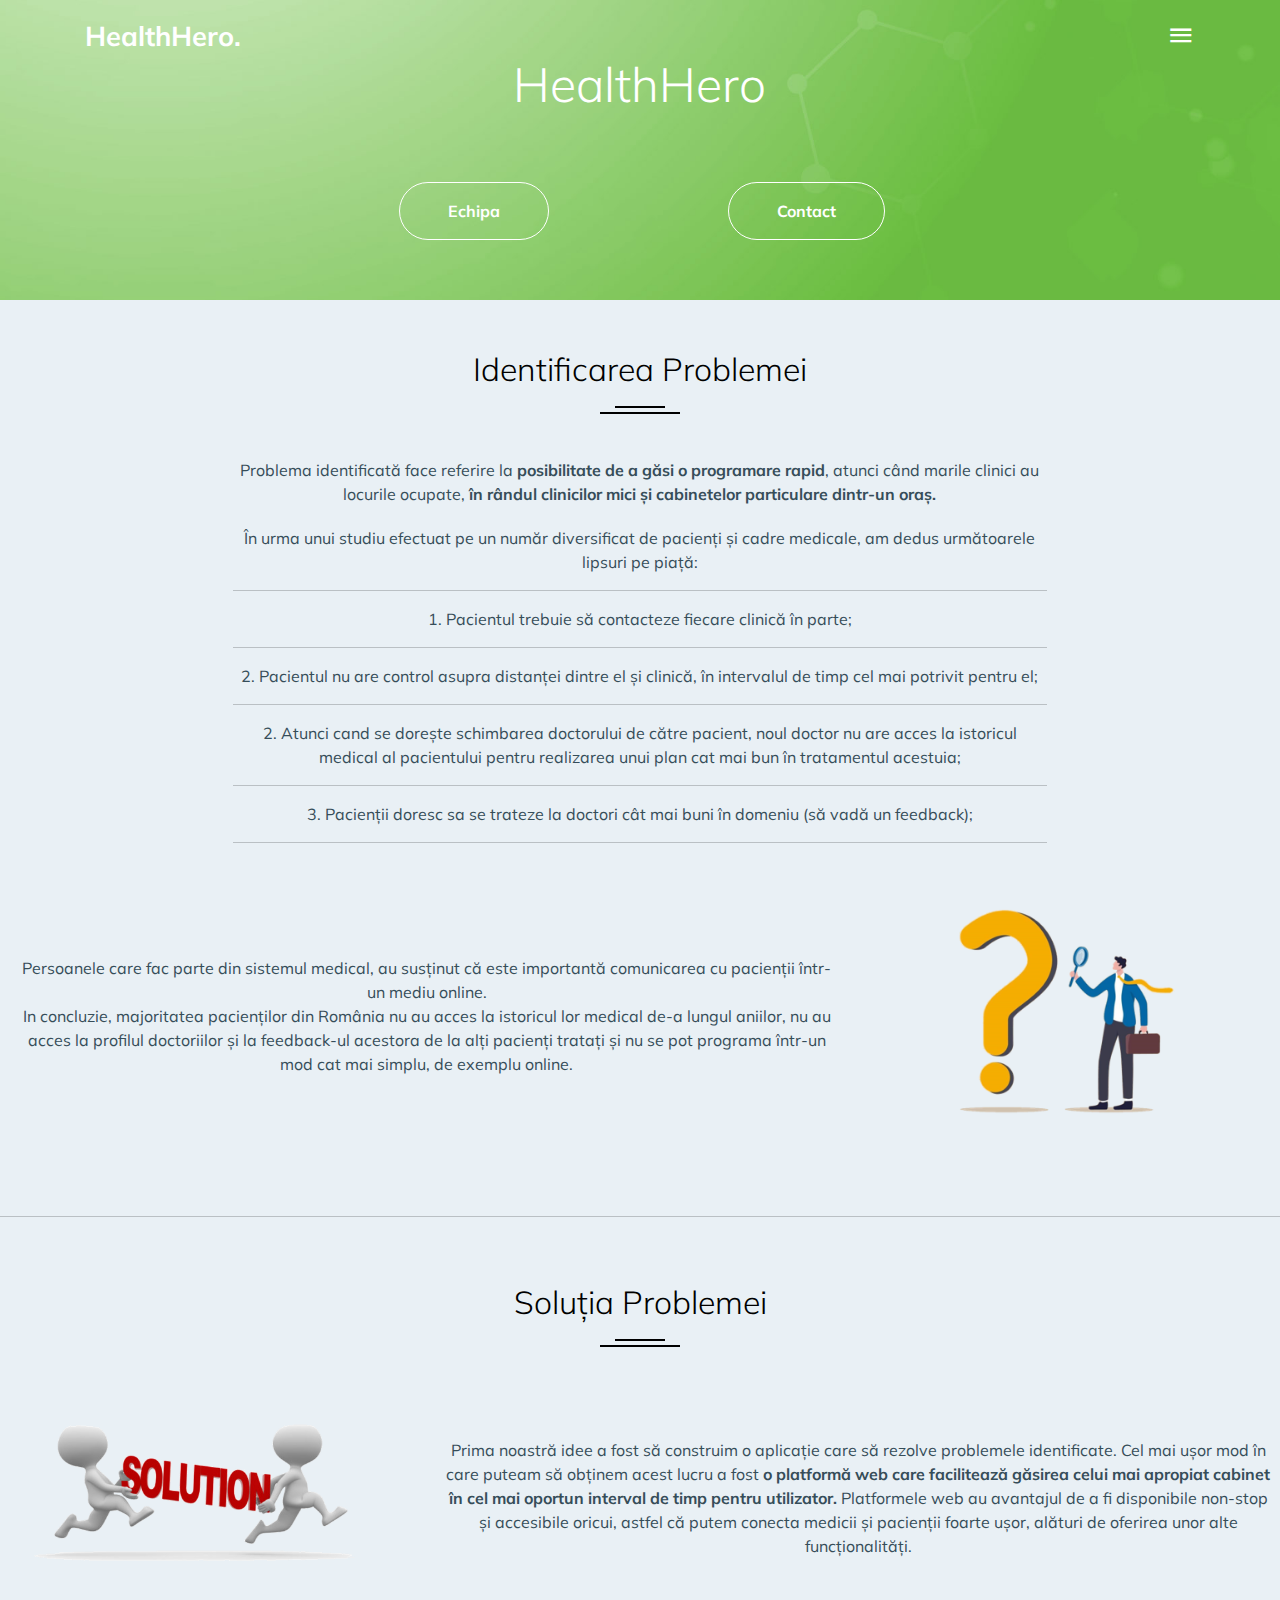
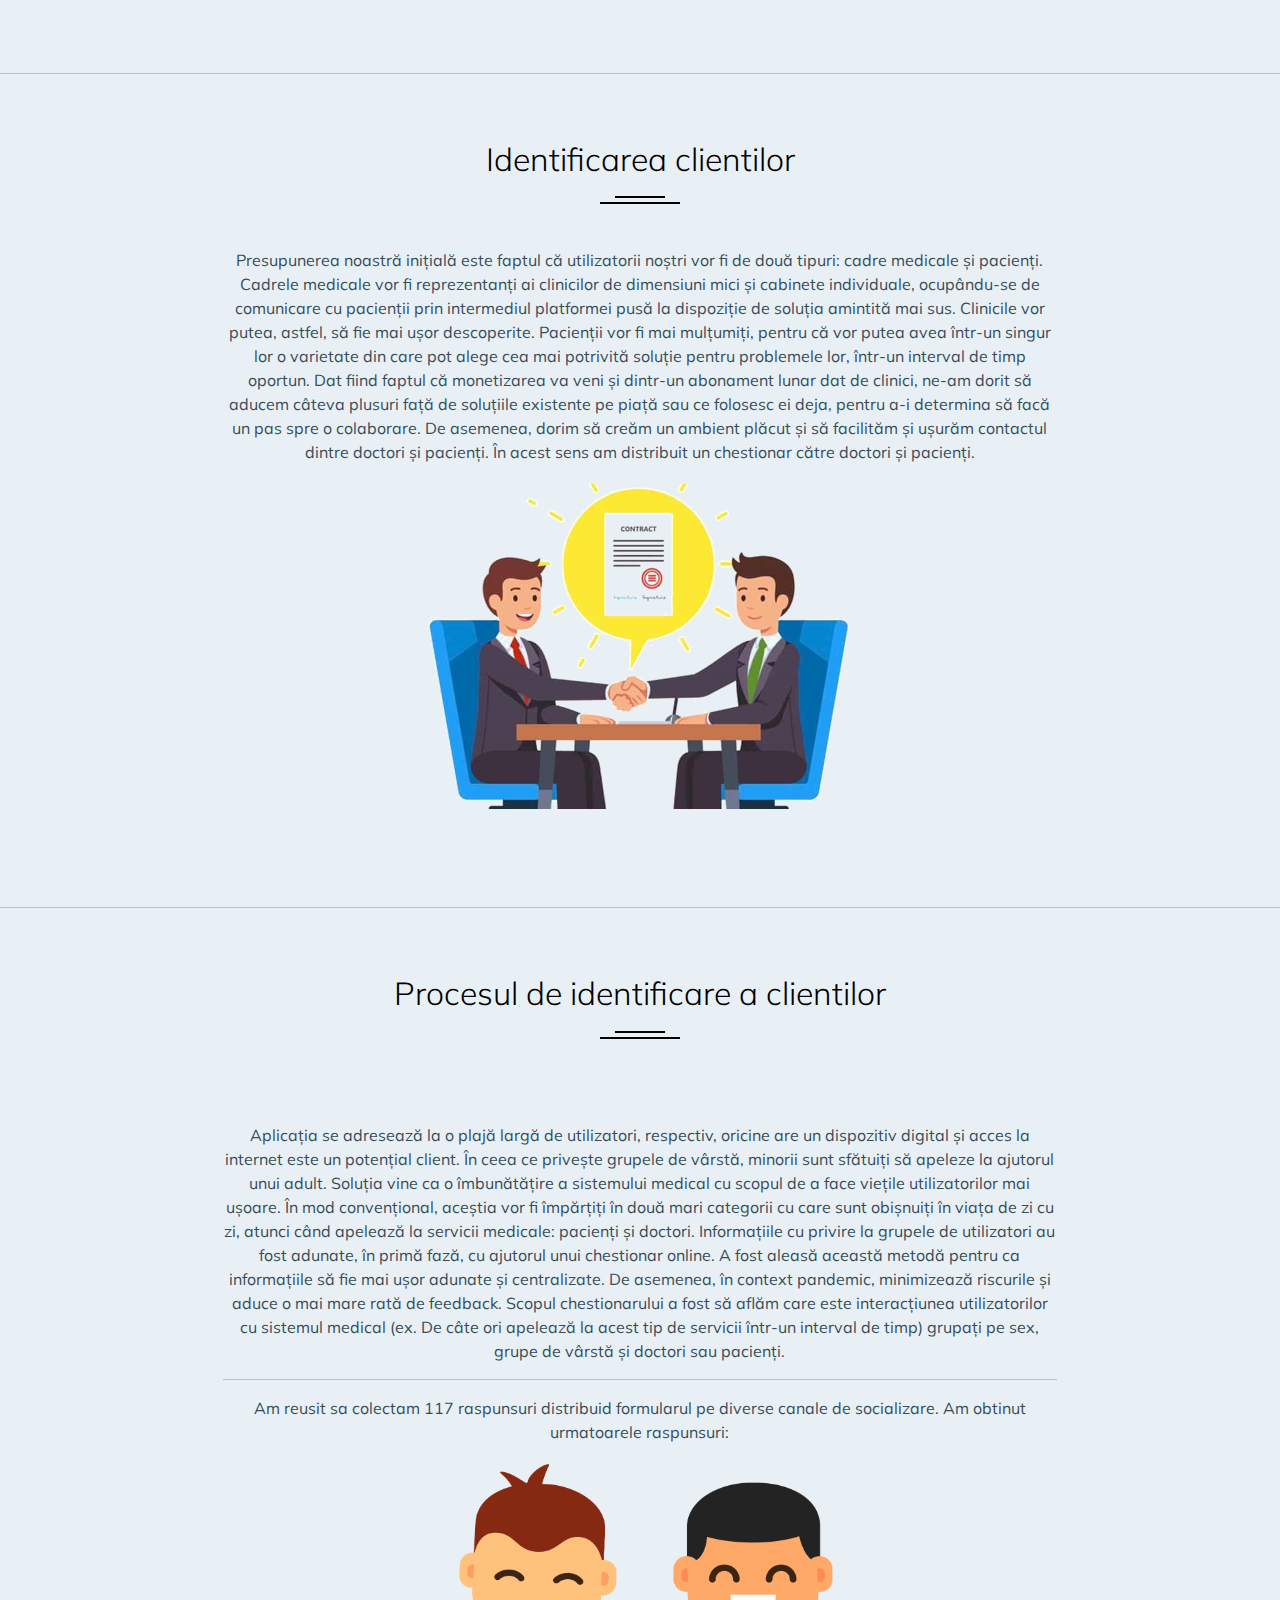
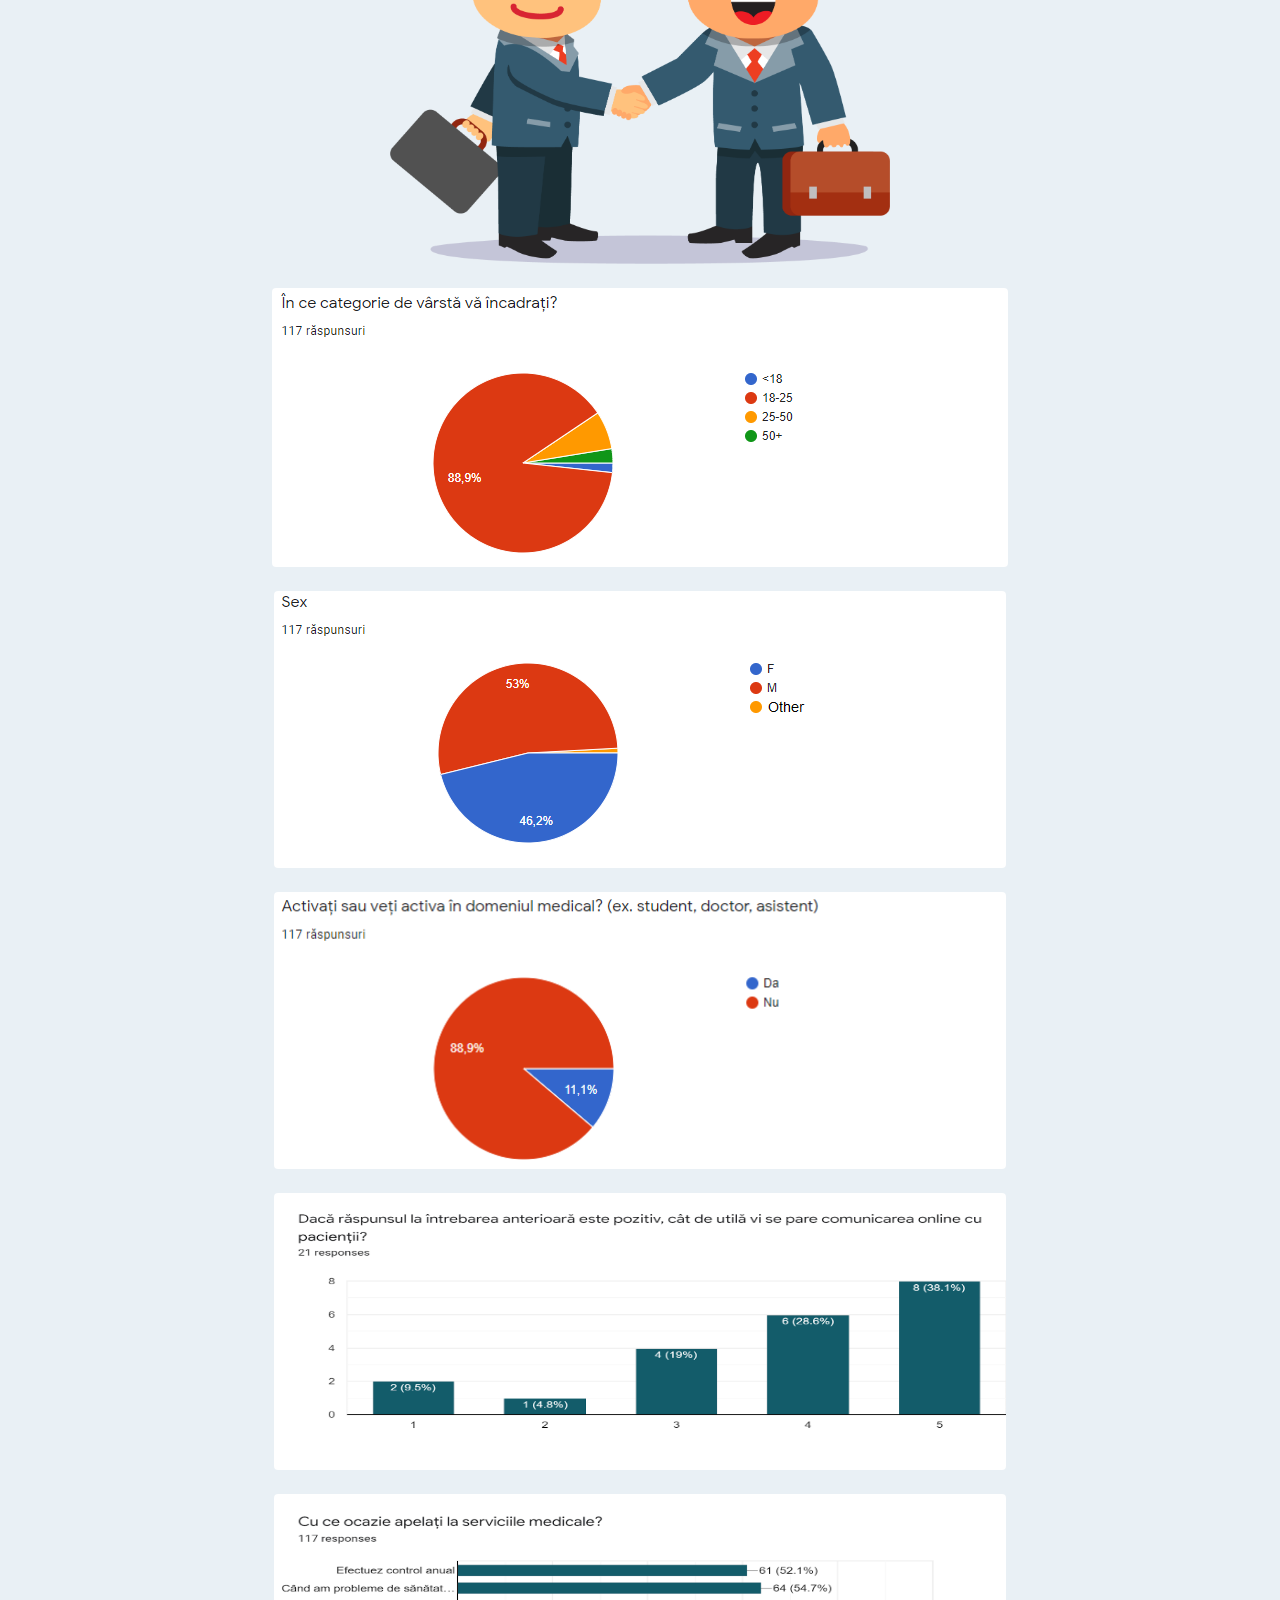
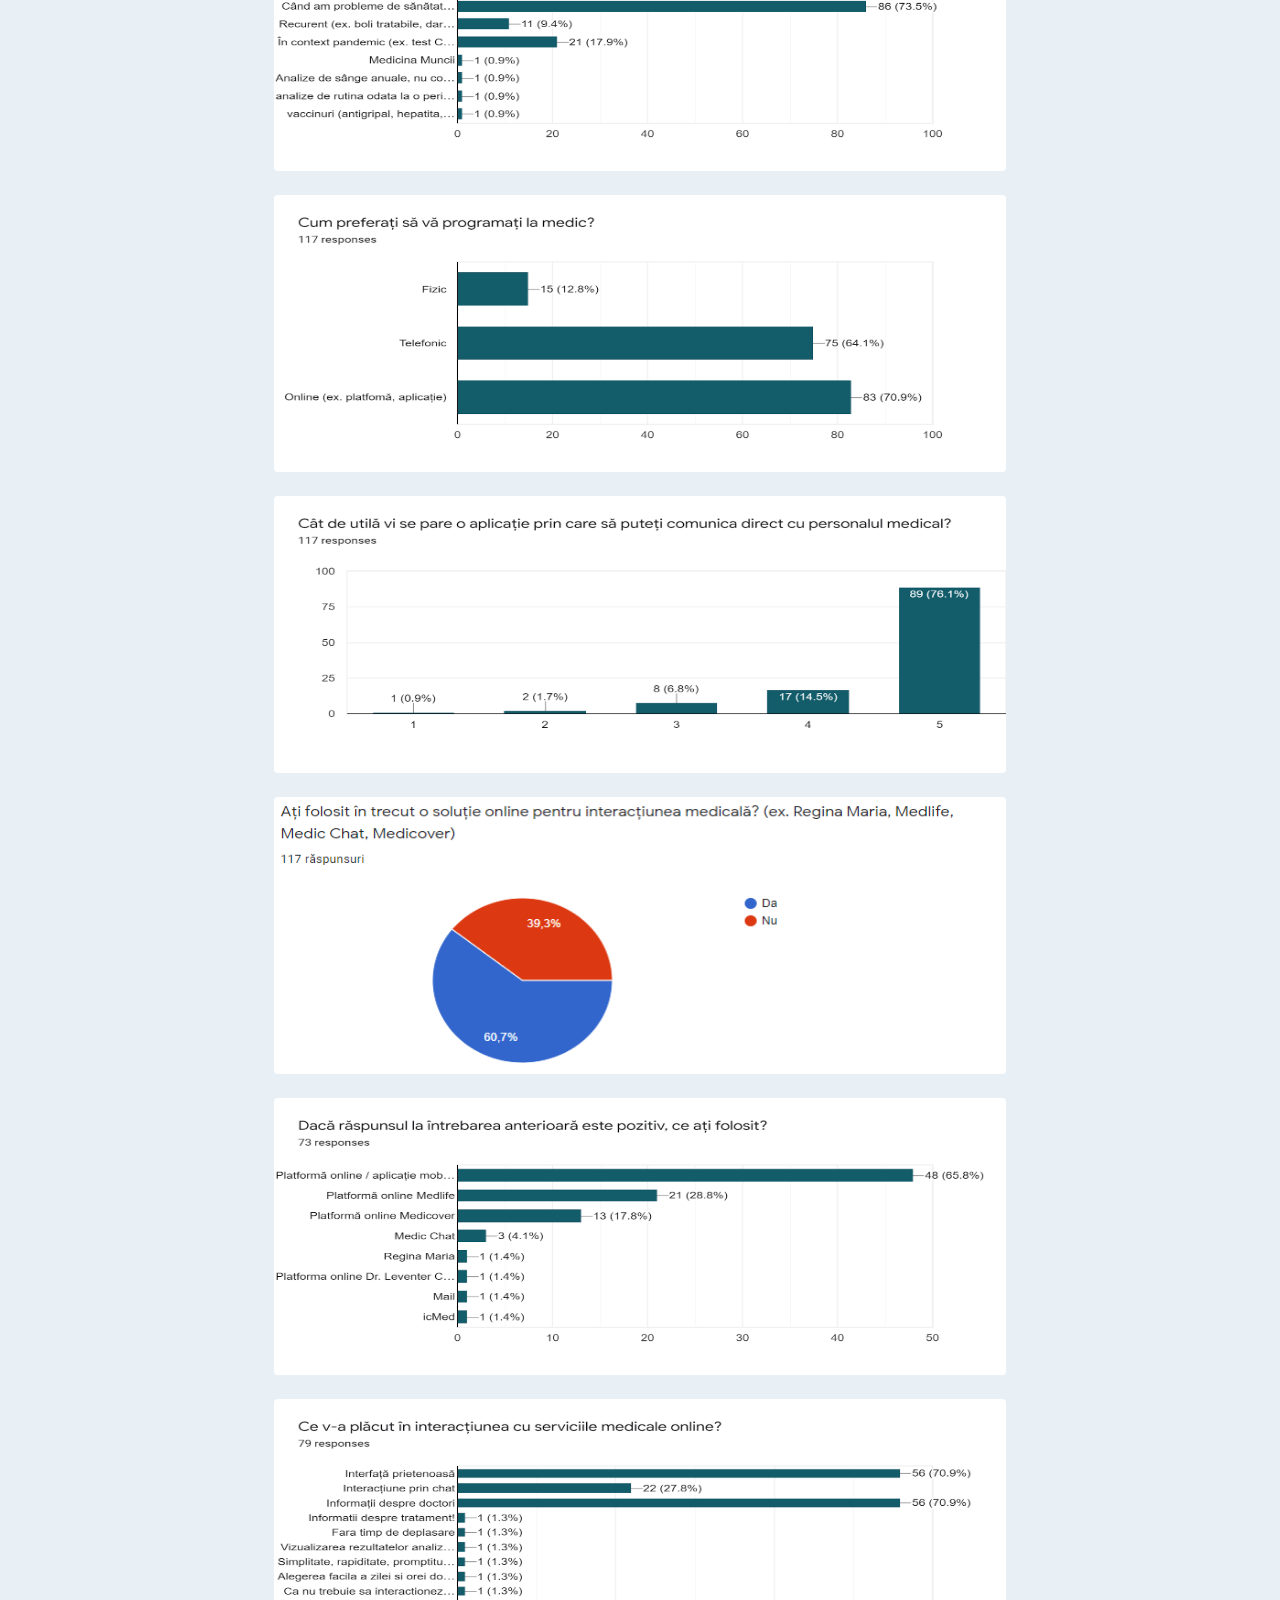
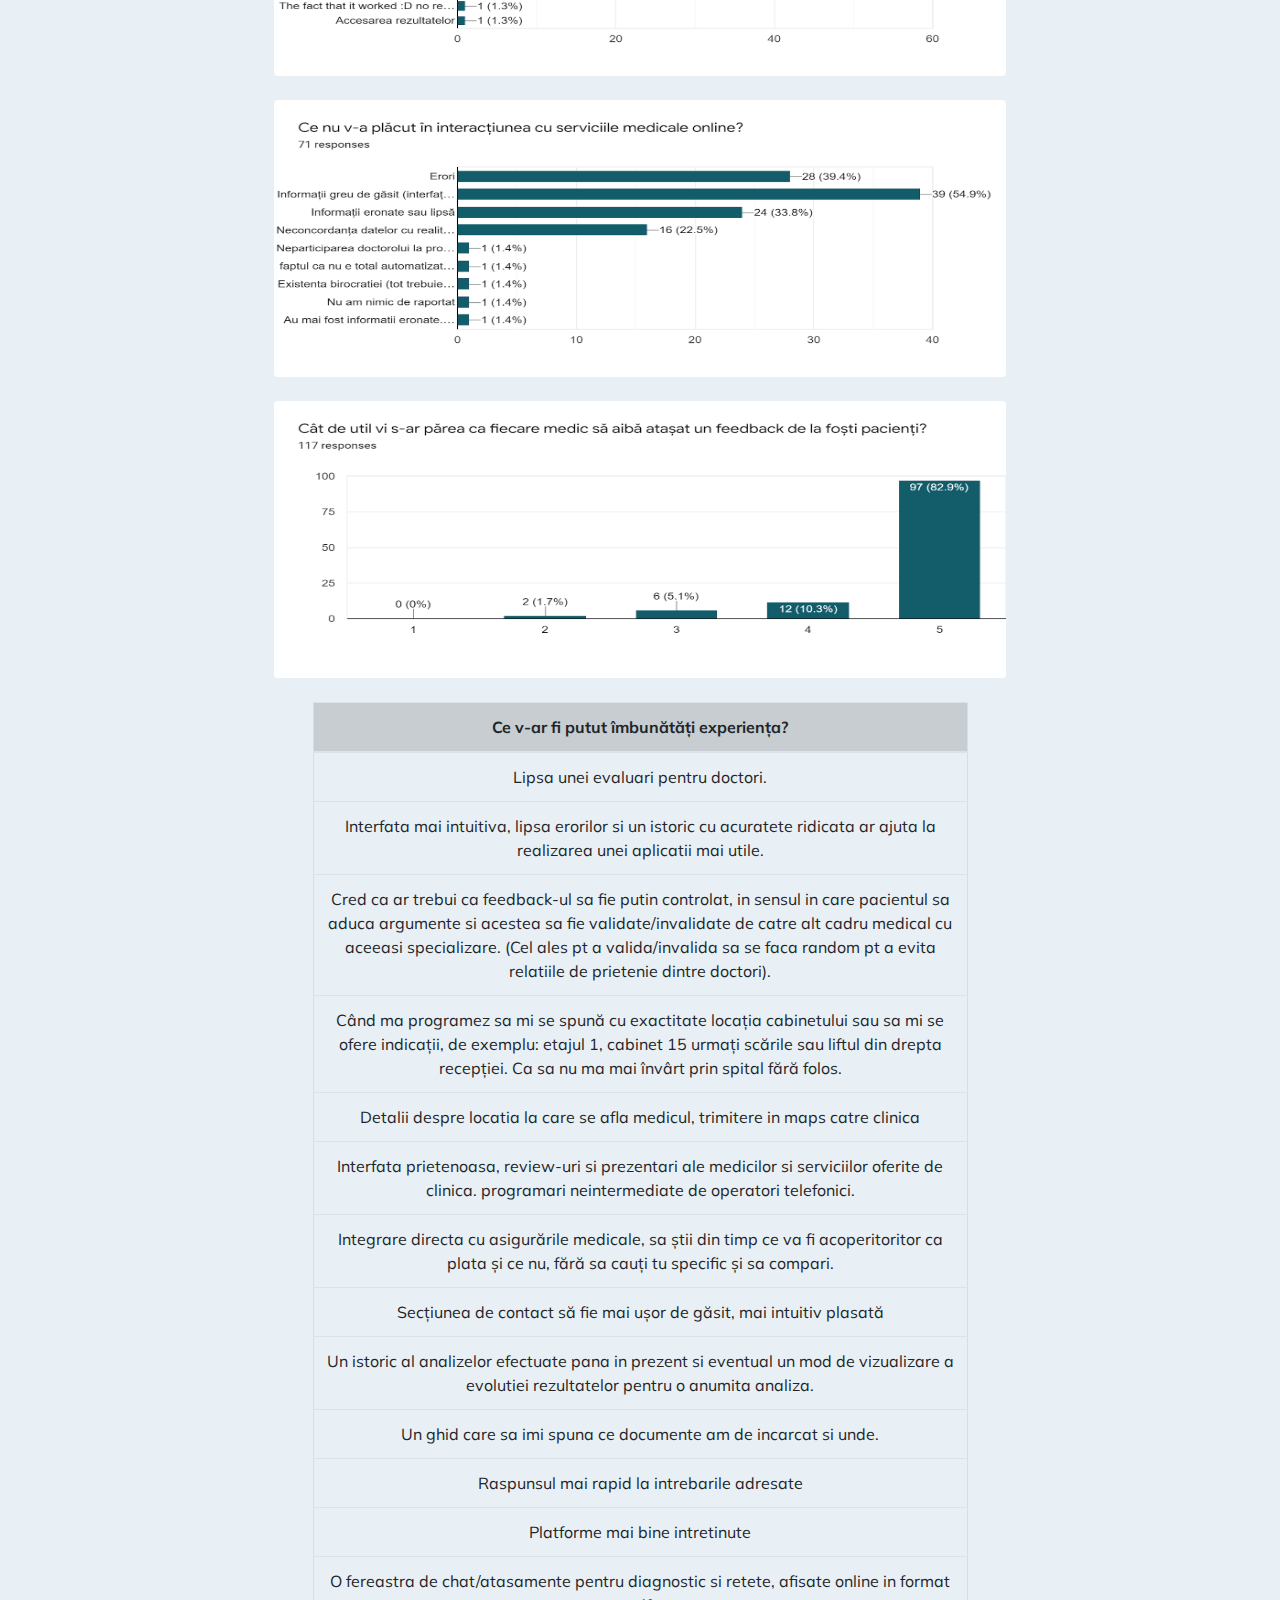
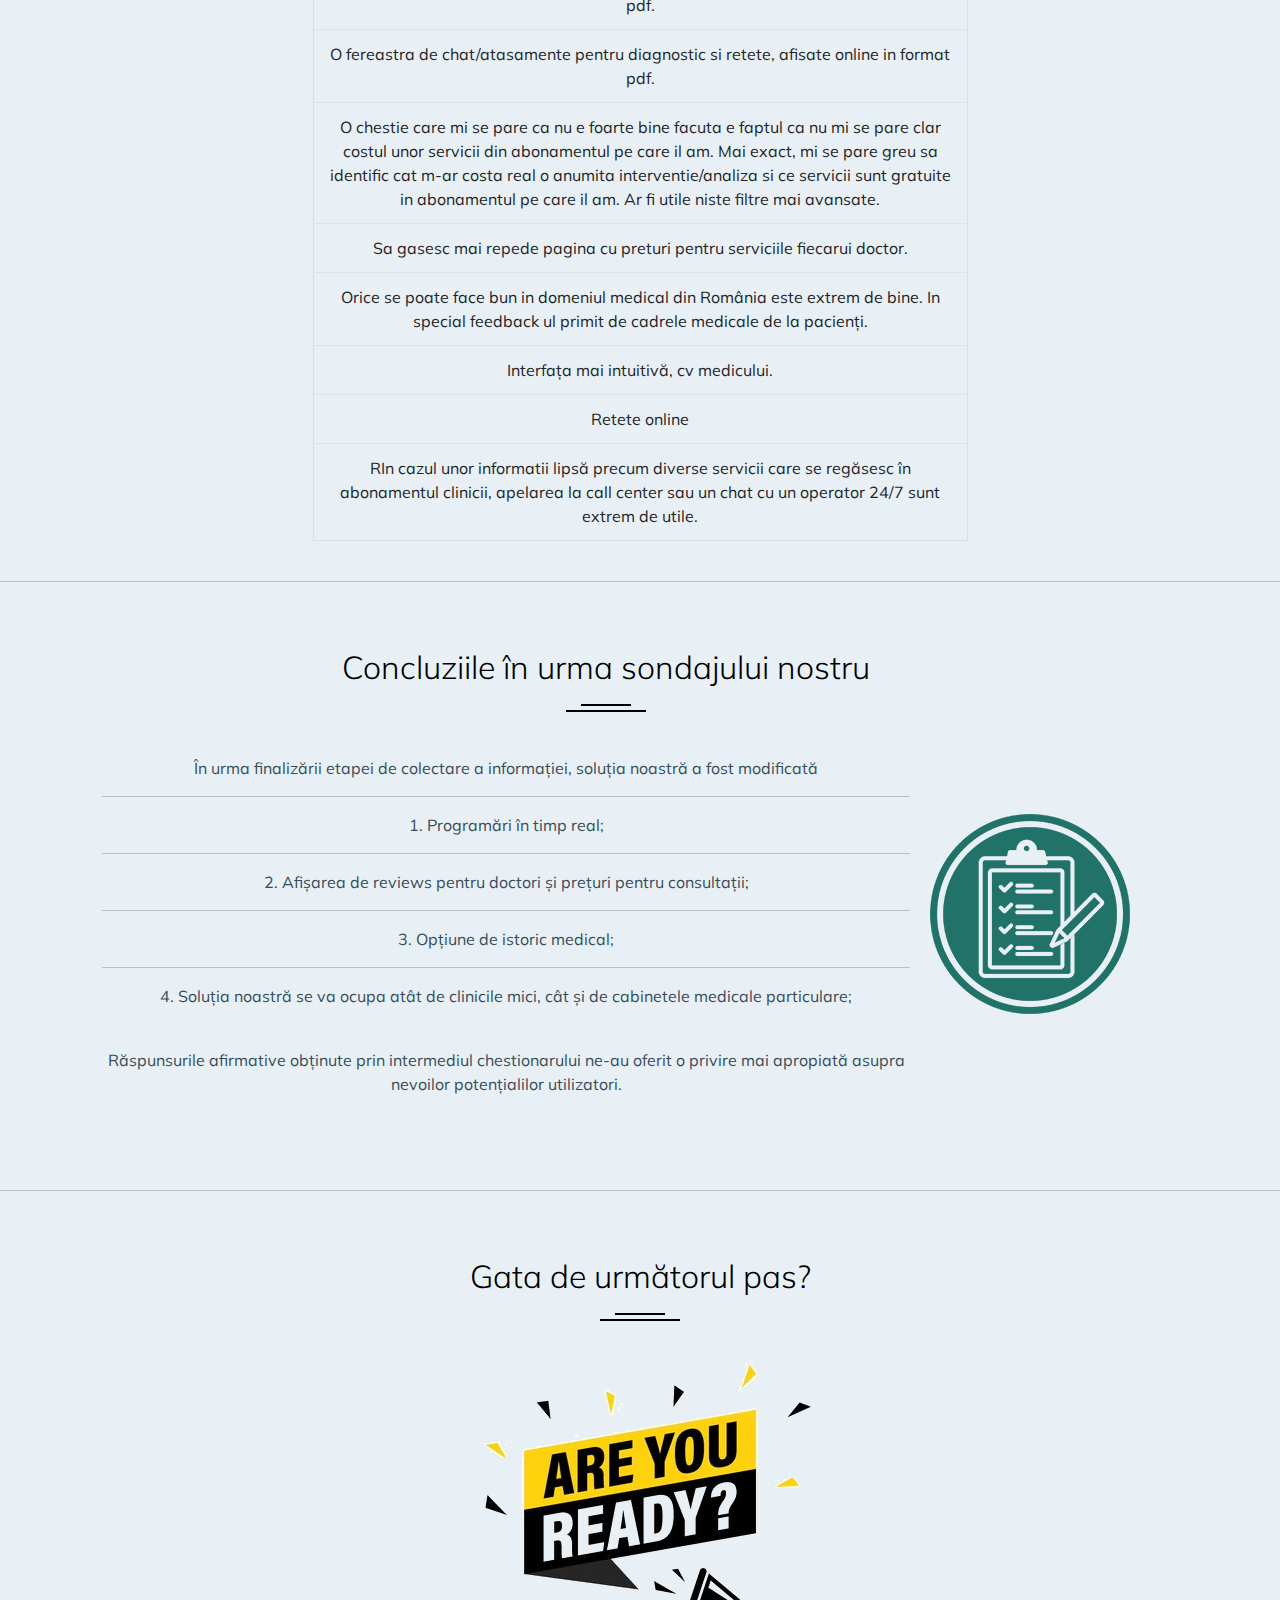
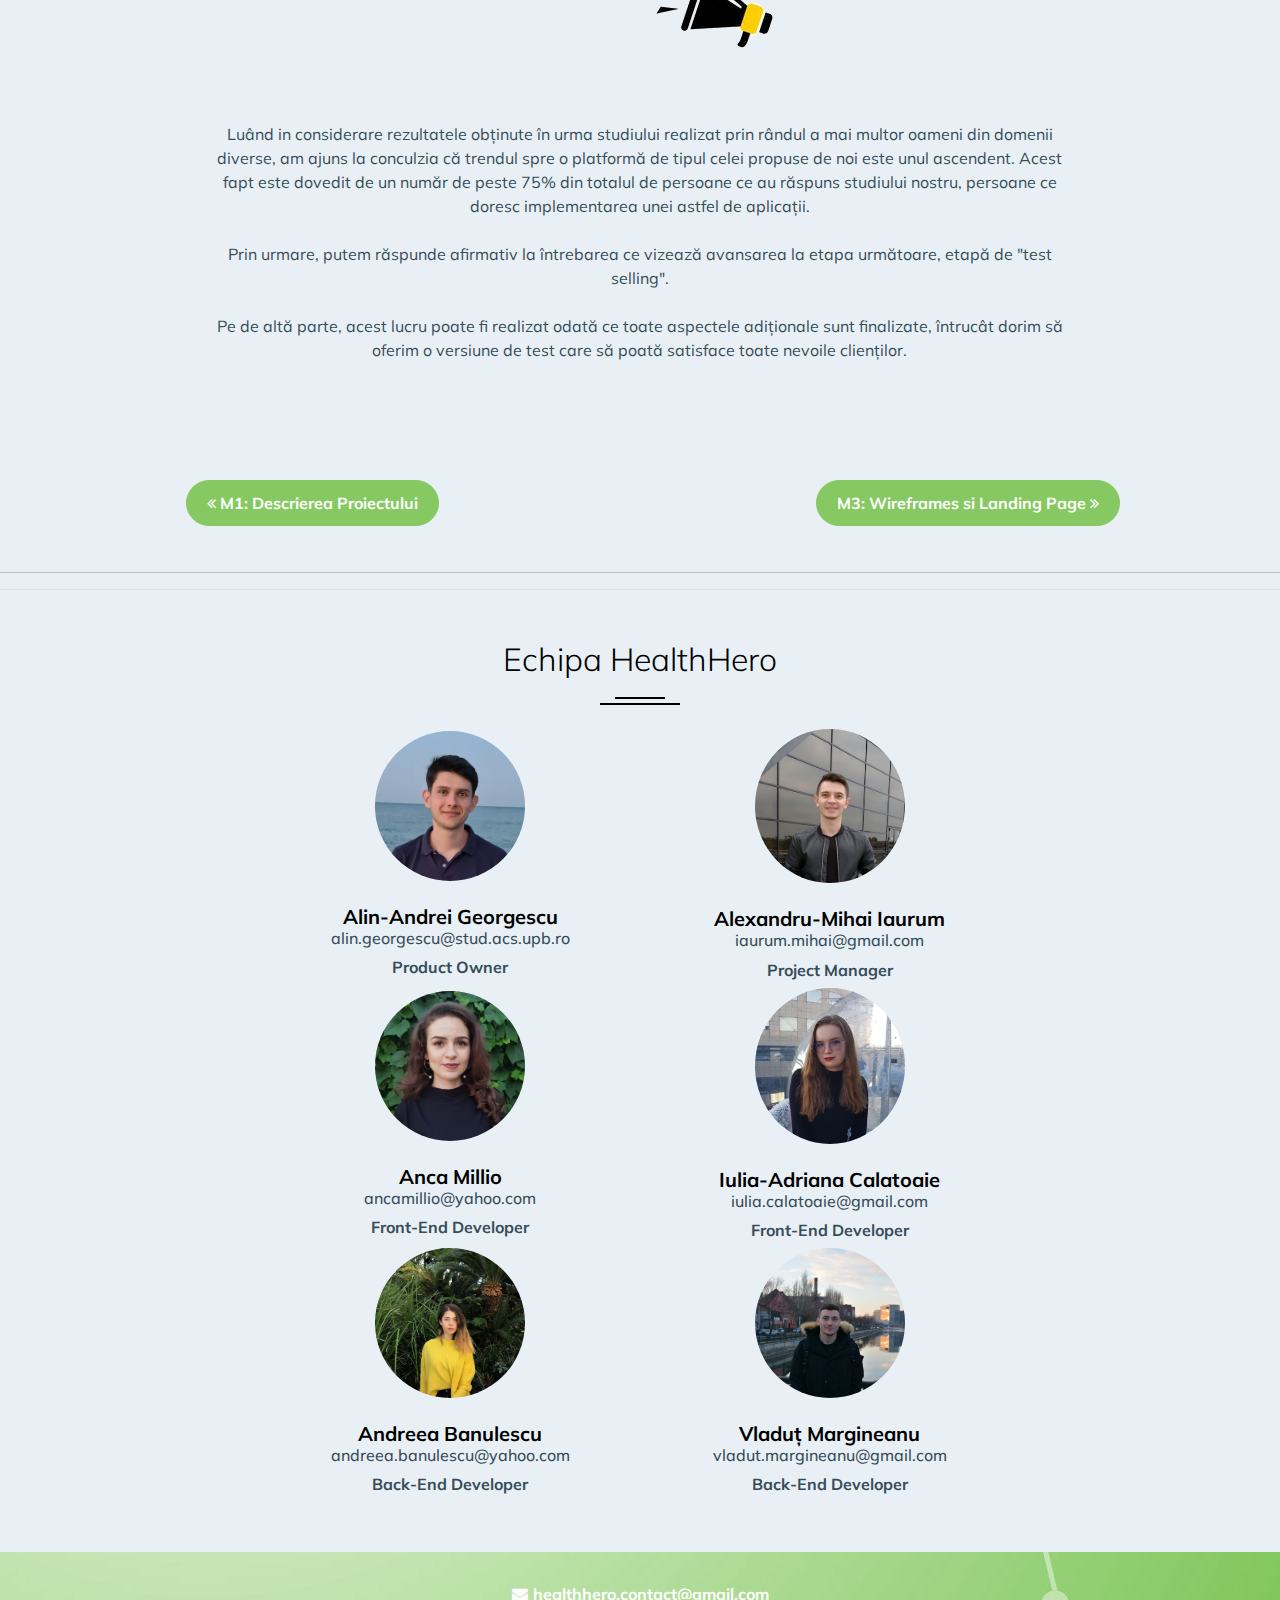
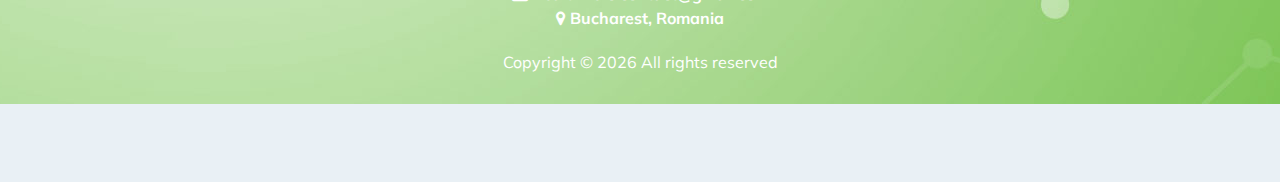
<file: validation1.html>
<!doctype html>
<html lang="en">

	<head>
		<title>HealthHero</title>
		<meta charset="utf-8">
		<meta name="viewport" content="width=device-width, initial-scale=1, shrink-to-fit=no">

		<link href="https://fonts.googleapis.com/css?family=Muli:400,700" rel="stylesheet">

		<link rel="stylesheet" href="fonts/icomoon/style.css">

		<link rel="stylesheet" href="css/bootstrap.min.css">
		<link rel="stylesheet" href="css/bootstrap-datepicker.css">
		<link rel="stylesheet" href="css/jquery.fancybox.min.css">
		<link rel="stylesheet" href="css/owl.carousel.min.css">
		<link rel="stylesheet" href="css/owl.theme.default.min.css">
		<link rel="stylesheet" href="fonts/flaticon/font/flaticon.css">
		<link rel="stylesheet" href="css/aos.css">
		<link rel="stylesheet" href="https://cdnjs.cloudflare.com/ajax/libs/font-awesome/4.7.0/css/font-awesome.min.css">

		<!-- MAIN CSS -->
		<link rel="stylesheet" href="css/description_style.css">
	</head>

	<body data-spy="scroll" data-target=".site-navbar-target" data-offset="300" style="padding-top: 0px;">

		<div class="site-wrap" id="home-section">
				<div class="site-mobile-menu site-navbar-target">
				<div class="site-mobile-menu-header">
						<div class="site-mobile-menu-close mt-3">
						<span class="icon-close2 js-menu-toggle"></span>
						</div>
				</div>
				<div class="site-mobile-menu-body"></div>
			</div>
		</div>

		<header class="site-navbar site-navbar-target" role="banner">
			<div class="container">
					<div class="row align-items-center position-relative">
					<div class="col-3 ">
							<div class="site-logo">
							<a href="index.html" class="font-weight-bold">HealthHero.</a>
							</div>
					</div>

					<div class="col-9  text-right">
							<span class="d-inline-block d-lg-block"><a href="#" class="text-white site-menu-toggle js-menu-toggle py-5 text-white"><span class="icon-menu h3 text-white"></span></a></span>

						<nav class="site-navigation text-right ml-auto d-none d-lg-none" role="navigation">
							<ul class="site-menu main-menu js-clone-nav ml-auto ">
								<li><a href="index.html" class="nav-link">Acasă</a></li>
								<li><a href="description.html" class="nav-link">M1: Descrierea Proiectului</a></li>
								<li class="active"><a href="validation1.html" class="nav-link">M2: Validare 1</a></li>
								<li><a href="wireframeAndLandingPage.html" class="nav-link">M3: Wireframe și Landing Page</a></li>
								<li><a href="ux.html" class="nav-link">M4: Experiența Utilizatorului</a></li>
								<li><a href="validation2.html" class="nav-link">M5: Validare 2</a></li>
								<li><a href="marketResearch.html" class="nav-link">M6: Analiza Pieței</a></li>
								<li><a href="mvp.html" class="nav-link">M7: MVP</a></li>
								<li><a href="firstSale.html" class="nav-link">M8: Prima Vânzare</a></li>
								<li><a href="finalPresentation.html" class="nav-link">M9: Prezentare Finală</a></li>
								<li><a href="finalizeFiki.html" class="nav-link">M11: Finalizare Fiki</a></li> 
							</ul>
							</nav>
					</div>
					</div>
			</div>
		</header>

		<div class="ftco-blocks-cover-1">
			<div class="site-section-cover overlay" style="background-image: url('images/background2.jpg')">
				<div class="container">
					<div class="row align-items-center justify-content-center">
						<div class="col-md-7 text-center">
							<h1 class="mb-4 text-white" style="padding-bottom: 50px;">HealthHero</h1>

							<div class="row">
								<div class="col"><a href="#HealthHeroTeam" class="btn btn-primary btn-outline-white py-3 px-5">Echipa</a></div>
								<div class="col"><a href="mailto:healthhero.contact@gmail.com" target="_blank" class="btn btn-primary btn-outline-white py-3 px-5">Contact</a></div>
							</div>
						</div>
					</div>
				</div>
			</div>
		</div>

		<!-- IDENTIFYING THE PROBLEM -->

		<div style="padding-bottom: 10px; padding-top: 50px;">
			<div>
				<div class="row mb-5" style="margin: auto;">
					<div class="text-center">
						<h2 class="heading-29190">Identificarea Problemei</h2>
						<div class="row d-flex align-items-center justify-content-center" style="margin:auto;">

							<div class="col card-body col-12 col-md-8 text-center">
								Problema identificată face referire la <span style="font-weight:bold;">posibilitate de a găsi o programare rapid</span>, atunci când marile clinici au locurile
								ocupate, <span style="font-weight:bold;">în rândul clinicilor mici și cabinetelor particulare dintr-un oraș.</span> <br>
							<div class="gap-20"></div>
								În urma unui studiu efectuat pe un număr diversificat de pacienți și cadre medicale, am dedus următoarele lipsuri
								pe piață:
								<hr>
								<p>1. Pacientul trebuie să contacteze fiecare clinică în parte;</p>
								<hr>
								<p>2. Pacientul nu are control asupra distanței dintre el și clinică, în intervalul de timp cel mai potrivit pentru el;</p>
								<hr>
								<p>2. Atunci cand se dorește schimbarea doctorului de către pacient, noul doctor nu are acces la istoricul medical al
								pacientului pentru realizarea unui plan cat mai bun în tratamentul acestuia;</p>
								<hr>
								<p>3. Pacienții doresc sa se trateze la doctori cât mai buni în domeniu (să vadă un feedback);</p>
								<hr>

							</div>

						<div class="row d-flex align-items-center justify-content-center" style="margin:auto;">

							<div class="col card-body col-12 col-md-8 text-center">
								Persoanele care fac parte din sistemul medical, au susținut că este importantă comunicarea cu pacienții într-un mediu
								online.

								<p>In concluzie, majoritatea pacienților din România nu au acces la istoricul lor medical de-a lungul aniilor, nu au acces
								la profilul doctoriilor și la feedback-ul acestora de la alți pacienți tratați și nu se pot programa într-un mod cat mai
								simplu, de exemplu online.</p>

							</div>

							<div class="col">
								<figure class="figure">
									<img src="images/validation1.png" class="figure-img img-fluid rounded">
								</figure>
							</div>

						</div>


					</div>
				</div>
			</div>
		</div>

		<hr>

		<!-- INITIAL SOLUTION -->

		<div style="padding-bottom: 10px; padding-top: 50px;">
			<div>
				<div class="row mb-5">
					<div class="text-center">
						<h2 class="heading-29190">Soluția Problemei</h2>
						<div class="row d-flex align-items-center justify-content-center" style="margin:auto;">

							<div class="col">
								<figure class="figure">
									<img src="images/validation2.png" class="figure-img img-fluid rounded">
								</figure>
							</div>
							<div class="card-body col-12 col-md-8 text-center">
								Prima noastră idee a fost să construim o aplicație care să rezolve problemele identificate.
								Cel mai ușor mod în care puteam să obținem acest lucru a fost
								<span style="font-weight:bold;">o platformă web care facilitează
								găsirea celui mai apropiat cabinet în cel mai oportun interval de timp pentru utilizator.</span>
								Platformele web au avantajul de a fi disponibile non-stop și accesibile oricui, astfel
								că putem conecta medicii și pacienții foarte ușor, alături de oferirea unor alte funcționalități.
							</div>
					</div>
				</div>
			</div>
		</div>

		<hr>

		<!-- OUR PLAN -->
		<div style="padding-bottom: 10px; padding-top: 50px;">
			<div>
				<div class="row mb-5">
					<div class="text-center">
						<h2 class="heading-29190">Identificarea clientilor</h2>
						<div class="row d-flex align-items-center justify-content-center" style="margin:auto;">


							<div class="card-body col-12 col-md-8 text-center">
								Presupunerea noastră inițială este faptul că utilizatorii noștri vor fi de două tipuri: cadre medicale și pacienți.
								Cadrele medicale vor fi reprezentanți ai clinicilor de dimensiuni mici și cabinete individuale, ocupându-se de
								comunicare cu pacienții prin intermediul platformei pusă la dispoziție de soluția amintită mai sus. Clinicile vor putea,
								astfel, să fie mai ușor descoperite. Pacienții vor fi mai mulțumiți, pentru că vor putea avea într-un singur lor o
								varietate din care pot alege cea mai potrivită soluție pentru problemele lor, într-un interval de timp oportun. Dat
								fiind faptul că monetizarea va veni și dintr-un abonament lunar dat de clinici, ne-am dorit să aducem câteva plusuri
								față de soluțiile existente pe piață sau ce folosesc ei deja, pentru
								a-i determina să facă un pas spre o colaborare. De asemenea, dorim să creăm un ambient plăcut și să facilităm și ușurăm
								contactul dintre doctori și pacienți. În acest sens am distribuit un chestionar către doctori și pacienți.
							</div>

							<div>
								<figure class="figure">
									<img src="images/clienti.png" class="figure-img img-fluid rounded">
								</figure>
							</div>
						</div>
					</div>
				</div>
			</div>
		</div>

		<hr>

		<!-- CLIENTS -->
		<div style="padding-bottom: 10px; padding-top: 50px;">
			<div>
				<div class="row mb-5">
					<div class="text-center">
						<h2 class="heading-29190">Procesul de identificare a clientilor</h2>
						<div class="row d-flex align-items-center justify-content-center" style="margin:auto;">
							<div class="card-body col-12 col-md-8 text-center">


							</div>

							<!-- <div>
								<figure class="figure">
									<img src="images/bulb.png" class="figure-img img-fluid rounded">
									<figcaption class="figure-caption">Vlad and Adrian</figcaption>
								</figure>
							</div> -->
						</div>

						<div class="row d-flex align-items-center justify-content-center" style="margin:auto;">
							<div class="card-body col-12 col-md-8 text-center">
									Aplicația se adresează la o plajă largă de utilizatori, respectiv, oricine are un dispozitiv digital și acces la
									internet este un potențial client. În ceea ce privește grupele de vârstă, minorii sunt sfătuiți să apeleze la ajutorul
									unui adult. Soluția vine ca o îmbunătățire a sistemului medical cu scopul de a face viețile utilizatorilor mai ușoare.
									În mod convențional, aceștia vor fi împărțiți în două mari categorii cu care sunt obișnuiți în viața de zi cu zi, atunci
									când apelează la servicii medicale: pacienți și doctori.
									Informațiile cu privire la grupele de utilizatori au fost adunate, în primă fază, cu ajutorul unui chestionar online. A
									fost aleasă această metodă pentru ca informațiile să fie mai ușor adunate și centralizate. De asemenea, în context
									pandemic, minimizează riscurile și aduce o mai mare rată de feedback. Scopul chestionarului a fost să aflăm care este
									interacțiunea utilizatorilor cu sistemul medical (ex. De câte ori apelează la acest tip de servicii într-un interval de
									timp) grupați pe sex, grupe de vârstă și doctori sau pacienți.
									<hr>

									Am reusit sa colectam 117 raspunsuri distribuid formularul pe diverse canale de socializare. Am obtinut urmatoarele raspunsuri:
							</div>

							<div>
								<figure class="figure">
									<img src="images/validation4.png" class="figure-img img-fluid rounded" style="height:400px;width:500px;">
								</figure>
							</div>

						</div>

						<div class="row d-flex align-items-center justify-content-center" style="margin:auto;">
							<div>
								<figure class="figure">
									<img src="images\Validation1\varsta.png" class="figure-img img-fluid rounded">
								</figure>
							</div>
						</div>

						<div class="row d-flex align-items-center justify-content-center" style="margin:auto;">
							<div>
								<figure class="figure">
									<img src="images\Validation1\sex.png" class="figure-img img-fluid rounded">
								</figure>
							</div>
						</div>

						<div class="row d-flex align-items-center justify-content-center" style="margin:auto;">
							<div>
								<figure class="figure">
									<img src="images\Validation1\domeniu.png" class="figure-img img-fluid rounded" style="height:277px;width:732px;">
								</figure>
							</div>
						</div>

						<div class="row d-flex align-items-center justify-content-center" style="margin:auto;">
							<div>
								<figure class="figure">
									<img src="images\Validation1\respuns.png" class="figure-img img-fluid rounded" style="height:277px;width:732px;">
								</figure>
							</div>
						</div>

						<div class="row d-flex align-items-center justify-content-center" style="margin:auto;" >
							<div>
								<figure class="figure">
									<img src="images\Validation1\apel.png" class="figure-img img-fluid rounded" style="height:277px;width:732px;">
								</figure>
							</div>
						</div>

						<div class="row d-flex align-items-center justify-content-center" style="margin:auto;">
							<div>
								<figure class="figure">
									<img src="images\Validation1\programare.png" class="figure-img img-fluid rounded" style="height:277px;width:732px;">
								</figure>
							</div>
						</div>

						<div class="row d-flex align-items-center justify-content-center" style="margin:auto;">
							<div>
								<figure class="figure">
									<img src="images\Validation1\aplicatie.png" class="figure-img img-fluid rounded" style="height:277px;width:732px;">
								</figure>
							</div>
						</div>

						<div class="row d-flex align-items-center justify-content-center" style="margin:auto;">
							<div>
								<figure class="figure">
									<img src="images\Validation1\solutie.png" class="figure-img img-fluid rounded" style="height:277px;width:732px;">
								</figure>
							</div>
						</div>

						<div class="row d-flex align-items-center justify-content-center" style="margin:auto;">
							<div>
								<figure class="figure">
									<img src="images\Validation1\aplicatie-folosita.png" class="figure-img img-fluid rounded"  style="height:277px;width:732px;">
								</figure>
							</div>
						</div>

						<div class="row d-flex align-items-center justify-content-center" style="margin:auto;">
							<div>
								<figure class="figure">
									<img src="images\Validation1\interactiune.png" class="figure-img img-fluid rounded" style="height:277px;width:732px;">
								</figure>
							</div>
						</div>

						<div class="row d-flex align-items-center justify-content-center" style="margin:auto;">
							<div>
								<figure class="figure">
									<img src="images\Validation1\nu.png" class="figure-img img-fluid rounded" style="height:277px;width:732px;">
								</figure>
							</div>
						</div>

						<div class="row d-flex align-items-center justify-content-center" style="margin:auto;" >
							<div>
								<figure class="figure">
									<img src="images\Validation1\util.png" class="figure-img img-fluid rounded" style="height:277px;width:732px;">
								</figure>
							</div>
						</div>


						<table class="table table-hover" style="text-align: center; margin: auto; width: 50%; border: 1px solid #dddddd">
							<thead>
								<tr class="table-active">
									<th scope="col">Ce v-ar fi putut îmbunătăți experiența?
									</th>
								</tr>
							</thead>

							<tbody>
								<tr>
									<td>Lipsa unei evaluari pentru doctori.
									</td>
								</tr>
								<tr>
									<td>Interfata mai intuitiva, lipsa erorilor si un istoric cu acuratete ridicata ar ajuta la realizarea unei aplicatii mai utile.
									</td>
								</tr>
								<tr>
									<td>Cred ca ar trebui ca feedback-ul sa fie putin controlat, in sensul in care pacientul sa aduca argumente si acestea sa fie validate/invalidate de catre alt cadru medical cu aceeasi specializare. (Cel ales pt a valida/invalida sa se faca random pt a evita relatiile de prietenie dintre doctori).
									</td>
								</tr>
								<tr>
									<td>Când ma programez sa mi se spună cu exactitate locația cabinetului sau sa mi se ofere indicații, de exemplu: etajul 1, cabinet 15 urmați scările sau liftul din drepta recepției. Ca sa nu ma mai învârt prin spital fără folos.
									</td>
								</tr>
								<tr>
									<td>Detalii despre locatia la care se afla medicul, trimitere in maps catre clinica
									</td>
								</tr>
								<tr>
									<td>Interfata prietenoasa, review-uri si prezentari ale medicilor si serviciilor oferite de clinica. programari neintermediate de operatori telefonici.
									</td>
								</tr>
								<tr>
									<td>Integrare directa cu asigurările medicale, sa știi din timp ce va fi acoperitoritor ca plata și ce nu, fără sa cauți tu specific și sa compari.
									</td>
								</tr>
								<tr>
									<td>Secțiunea de contact să fie mai ușor de găsit, mai intuitiv plasată
									</td>
								</tr>
								<tr>
									<td>Un istoric al analizelor efectuate pana in prezent si eventual un mod de vizualizare a evolutiei rezultatelor pentru o anumita analiza.
									</td>
								</tr>
								<tr>
									<td>Un ghid care sa imi spuna ce documente am de incarcat si unde.
									</td>
								</tr>
								<tr>
									<td>Raspunsul mai rapid la intrebarile adresate

									</td>
								</tr>
								<tr>
									<td>Platforme mai bine intretinute
									</td>
								</tr>
								<tr>
									<td>O fereastra de chat/atasamente pentru diagnostic si retete, afisate online in format pdf.
									</td>
								</tr>
								<tr>
									<td>O fereastra de chat/atasamente pentru diagnostic si retete, afisate online in format pdf.
									</td>
								</tr>
								<tr>
									<td>O chestie care mi se pare ca nu e foarte bine facuta e faptul ca nu mi se pare clar costul unor servicii din abonamentul pe care il am. Mai exact, mi se pare greu sa identific cat m-ar costa real o anumita interventie/analiza si ce servicii sunt gratuite in abonamentul pe care il am. Ar fi utile niste filtre mai avansate.
									</td>
								</tr>
								<tr>
									<td>Sa gasesc mai repede pagina cu preturi pentru serviciile fiecarui doctor.
									</td>
								</tr>
								<tr>
									<td>Orice se poate face bun in domeniul medical din România este extrem de bine. In special feedback ul primit de cadrele medicale de la pacienți.
									</td>
								</tr>
								<tr>
									<td>Interfața mai intuitivă, cv medicului.
									</td>
								</tr>
								<tr>
									<td>Retete online
									</td>
								</tr>
								<tr>
									<td>RIn cazul unor informatii lipsă precum diverse servicii care se regăsesc în abonamentul clinicii, apelarea la call center sau un chat cu un operator 24/7 sunt extrem de utile.
									</td>
								</tr>
							</tbody>
						</table>

						<br>


<hr>
		<!-- how these insights have affected your product -->
		<div style="padding-bottom: 10px; padding-top: 50px;">
			<div>
				<div class="row mb-5">
					<div class="text-center">
						<h2 class="heading-29190">Concluziile în urma sondajului nostru</h2>
						<div class="row d-flex align-items-center justify-content-center" style="margin:auto;">
							<div class="card-body col-12 col-md-8 text-center">
								În urma finalizării etapei de colectare a informației, soluția noastră a fost modificată
								<hr>
								<p>1. Programări în timp real;</p>
								<hr>
								<p>2. Afișarea de reviews pentru doctori și prețuri pentru consultații;</p>
								<hr>
								<p>3. Opțiune de istoric medical;</p>
								<hr>
								<p>4. Soluția noastră se va ocupa atât de clinicile mici, cât și de cabinetele medicale particulare;</p>

	
								<br>
								Răspunsurile afirmative obținute prin intermediul chestionarului ne-au oferit o privire mai
								apropiată asupra nevoilor potențialilor utilizatori.

							</div>

							<div>
								<figure class="figure">
									<img src="images\Validation1\validare.png" class="figure-img img-fluid rounded">
								</figure>
							</div>
						</div>
					</div>
				</div>
			</div>
		</div>

		<hr>

		<!-- ready to move to the Customer Validation stage -->

		<div style="padding-bottom: 10px; padding-top: 50px;">
			<div>
				<div class="row mb-5">
					<div class="text-center">
						<h2 class="heading-29190">Gata de următorul pas?</h2>
						<div class="row d-flex align-items-center justify-content-center" style="margin:auto;">
							<div>
								<figure class="figure">
									<img src="images\Validation1\gata.png" class="figure-img img-fluid rounded">
								</figure>
							</div>

							<div class="card-body col-12 col-md-8 text-center">
								Luând in considerare rezultatele obținute în urma studiului realizat prin rândul a mai
								multor oameni din domenii diverse, am ajuns la conculzia că trendul spre o platformă de
								tipul celei propuse de noi este unul ascendent. Acest fapt este dovedit de un număr
								de peste 75% din totalul de persoane ce au răspuns studiului nostru, persoane ce doresc
								implementarea unei astfel de aplicații.
								<br>
								<br>
								Prin urmare, putem răspunde afirmativ la întrebarea ce vizează avansarea la etapa următoare, etapă de "test selling".
								<br>
								<br>
								Pe de altă parte, acest lucru poate fi realizat odată ce toate aspectele adiționale sunt finalizate,
								întrucât dorim să oferim o versiune de test care să poată satisface toate nevoile clienților.

							</div>
						</div>
					</div>
				</div>
			</div>
		</div>

		<div class="gap-20"></div>
		<div class="gap-20"></div>

		<div style="width: 100%; overflow: hidden; padding-bottom: 30px;">
			<div style="width: 50%; float: left; text-align: center;">
				<button type="button" class="btn btn-primary" style="background:#86C962; border-color: #86C962;">
					<a href="description.html" style="color: white;">
						<i class="fa fa-angle-double-left"></i>  M1: Descrierea Proiectului
					</a>
				</button></div>
			<div style="width: 50%; float:right; text-align: center;">
				<button type="button" class="btn btn-primary" style="background:#86C962; border-color: #86C962;">
					<a href="wireframeAndLandingPage.html" style="color: white;">
					M3: Wireframes si Landing Page <i class="fa fa-angle-double-right"></i>
					</a>
				</button>
			</div>
		</div>

		<hr>

		<!-- TEAM -->

		<div id="HealthHeroTeam" class="site-section border-top" style="padding-bottom: 50px; padding-top: 50px;">
			<div class="container">
				<div class="row">
					<div class="col-md-7 mx-auto text-center">
						<h2 class="heading-29190">Echipa HealthHero</h2>
					</div>
				</div>

				<div class="row justify-content-center">
					<div class="col-lg-4 col-md-6 d-flex align-items-center justify-content-center">
						<div class="text-centered">
							<div class="person-pic-39219 mb-4 d-flex align-items-center justify-content-center">
								<img src="images/Alin.jpg" class="img-fluid">
							</div>
							<h5 style="margin-bottom: 0px;">
								<dt>Alin-Andrei Georgescu</dt>
							</h5>
							<h6 style="margin-bottom: 10px;">alin.georgescu@stud.acs.upb.ro</h6>
							<h6>
								<dt>Product Owner</dt>
							</h6>
						</div>
					</div>

					<div class="col-lg-4 col-md-6 d-flex align-items-center justify-content-center">
						<div class="text-centered">
							<div class="person-pic-39219 mb-4 d-flex align-items-center justify-content-center">
								<img src="images/Mihai.jpg" class="img-fluid">
							</div>
							<h5 style="margin-bottom: 0px;">
								<dt>Alexandru-Mihai Iaurum</dt>
							</h5>
							<h6 style="margin-bottom: 10px;">iaurum.mihai@gmail.com</h6>
							<h6>
								<dt>Project Manager</dt>
							</h6>
						</div>
					</div>
				</div>

				<div class="row justify-content-center">
					<div class="col-lg-4 col-md-6 d-flex align-items-center justify-content-center">
						<div class="text-centered">
							<div class="person-pic-39219 mb-4 d-flex align-items-center justify-content-center">
								<img src="images/Anca.jpg" class="img-fluid">
							</div>
							<h5 style="margin-bottom: 0px;">
								<dt>Anca Millio</dt>
							</h5>
							<h6 style="margin-bottom: 10px;">ancamillio@yahoo.com</h6>
							<h6>
								<dt>Front-End Developer</dt>
							</h6>
						</div>
					</div>


					<div class="col-lg-4 col-md-6 d-flex align-items-center justify-content-center">
						<div class="text-centered">
							<div class="person-pic-39219 mb-4 d-flex align-items-center justify-content-center">
								<img src="images/Iulia.jpg" class="img-fluid">
							</div>
							<h5 style="margin-bottom: 0px;">
								<dt>Iulia-Adriana Calatoaie</dt>
							</h5>
							<h6 style="margin-bottom: 10px;">iulia.calatoaie@gmail.com</h6>
							<h6>
								<dt>Front-End Developer</dt>
							</h6>
						</div>
					</div>
				</div>

				<div class="row justify-content-center">
					<div class="col-lg-4 col-md-6 d-flex align-items-center justify-content-center">
						<div class="text-centered">
							<div class="person-pic-39219 mb-4 d-flex align-items-center justify-content-center">
								<img src="images/Toni.jpg" class="img-fluid">
							</div>
							<h5 style="margin-bottom: 0px;">
								<dt>Andreea Banulescu</dt>
							</h5>
							<h6 style="margin-bottom: 10px;">andreea.banulescu@yahoo.com</h6>
							<h6>
								<dt>Back-End Developer</dt>
							</h6>
						</div>
					</div>

					<div class="col-lg-4 col-md-6 d-flex align-items-center justify-content-center">
						<div class="text-centered">
							<div class="person-pic-39219 mb-4 d-flex align-items-center justify-content-center">
								<img src="images/Vladut.jpg" class="img-fluid">
							</div>
							<h5 style="margin-bottom: 0px;">
								<dt>Vladuț Margineanu</dt>
							</h5>
							<h6 style="margin-bottom: 10px;">vladut.margineanu@gmail.com</h6>
							<h6>
								<dt>Back-End Developer</dt>
							</h6>
						</div>
					</div>
				</div>
			</div>
		</div>


		<!-- <footer class="site-footer">
				<div class="container">
					<div class="row">
					<div class="col-lg-3">
						<h2 class="footer-heading mb-3">About Me</h2>
							<p>Far far away, behind the word mountains, far from the countries Vokalia and Consonantia, there live the blind texts. </p>
					</div>
					<div class="col-lg-8 ml-auto">
						<div class="row">
						<div class="col-lg-6 ml-auto">
							<h2 class="footer-heading mb-4">Quick Links</h2>
							<ul class="list-unstyled">
							<li><a href="#">About Us</a></li>
							<li><a href="#">Testimonials</a></li>
							<li><a href="#">Terms of Service</a></li>
							<li><a href="#">Privacy</a></li>
							<li><a href="#">Contact Us</a></li>
							</ul>
						</div>
						<div class="col-lg-6">
							<h2 class="footer-heading mb-4">Connect</h2>
							<div class="social_29128 white mb-5">
							<a href="#"><span class="icon-facebook"></span></a>
							<a href="#"><span class="icon-instagram"></span></a>
							<a href="#"><span class="icon-twitter"></span></a>
							</div>
							<h2 class="footer-heading mb-4">Newsletter</h2>
							<form action="#" class="d-flex" class="subscribe">
							<input type="text" class="form-control mr-3" placeholder="Email">
							<input type="submit" value="Send" class="btn btn-primary">
							</form>
						</div>

						</div>
					</div>
					</div>
				</div>
				</footer> -->

		<div class="row text-center" style="background-image: url('images/background2.jpg')">
			<div class="col-md-12">
				<div class="d-flex align-items-center justify-content-center" style="padding-top: 30px;">
					<i class="fa fa-envelope" style="padding-right: 5px; color:white;"></i>
					<dt class="text-white">healthhero.contact@gmail.com</dt>
				</div>

				<div class="d-flex align-items-center justify-content-center" style="padding-top: 0px;">
					<i class="fa fa-map-marker" style="padding-right: 5px; color:white;"></i>
					<dt class="text-white">Bucharest, Romania</dt>
				</div>

				<div class="gap-20"></div>

				<div class="d-flex align-items-center justify-content-center"
					style="padding-top: 0px; padding-bottom:30px; color:white;">
					Copyright &copy;
					<script>document.write(new Date().getFullYear());</script> All rights reserved</a>
				</div>
			</div>
		</div>

		<script src="js/jquery-3.3.1.min.js"></script>
		<script src="js/jquery-migrate-3.0.0.js"></script>
		<script src="js/popper.min.js"></script>
		<script src="js/bootstrap.min.js"></script>
		<script src="js/owl.carousel.min.js"></script>
		<script src="js/jquery.sticky.js"></script>
		<script src="js/jquery.waypoints.min.js"></script>
		<script src="js/jquery.animateNumber.min.js"></script>
		<script src="js/jquery.fancybox.min.js"></script>
		<script src="js/jquery.stellar.min.js"></script>
		<script src="js/jquery.easing.1.3.js"></script>
		<script src="js/bootstrap-datepicker.min.js"></script>
		<script src="js/isotope.pkgd.min.js"></script>
		<script src="js/aos.js"></script>

		<script src="js/main.js"></script>

  	</body>
</html>
</file>
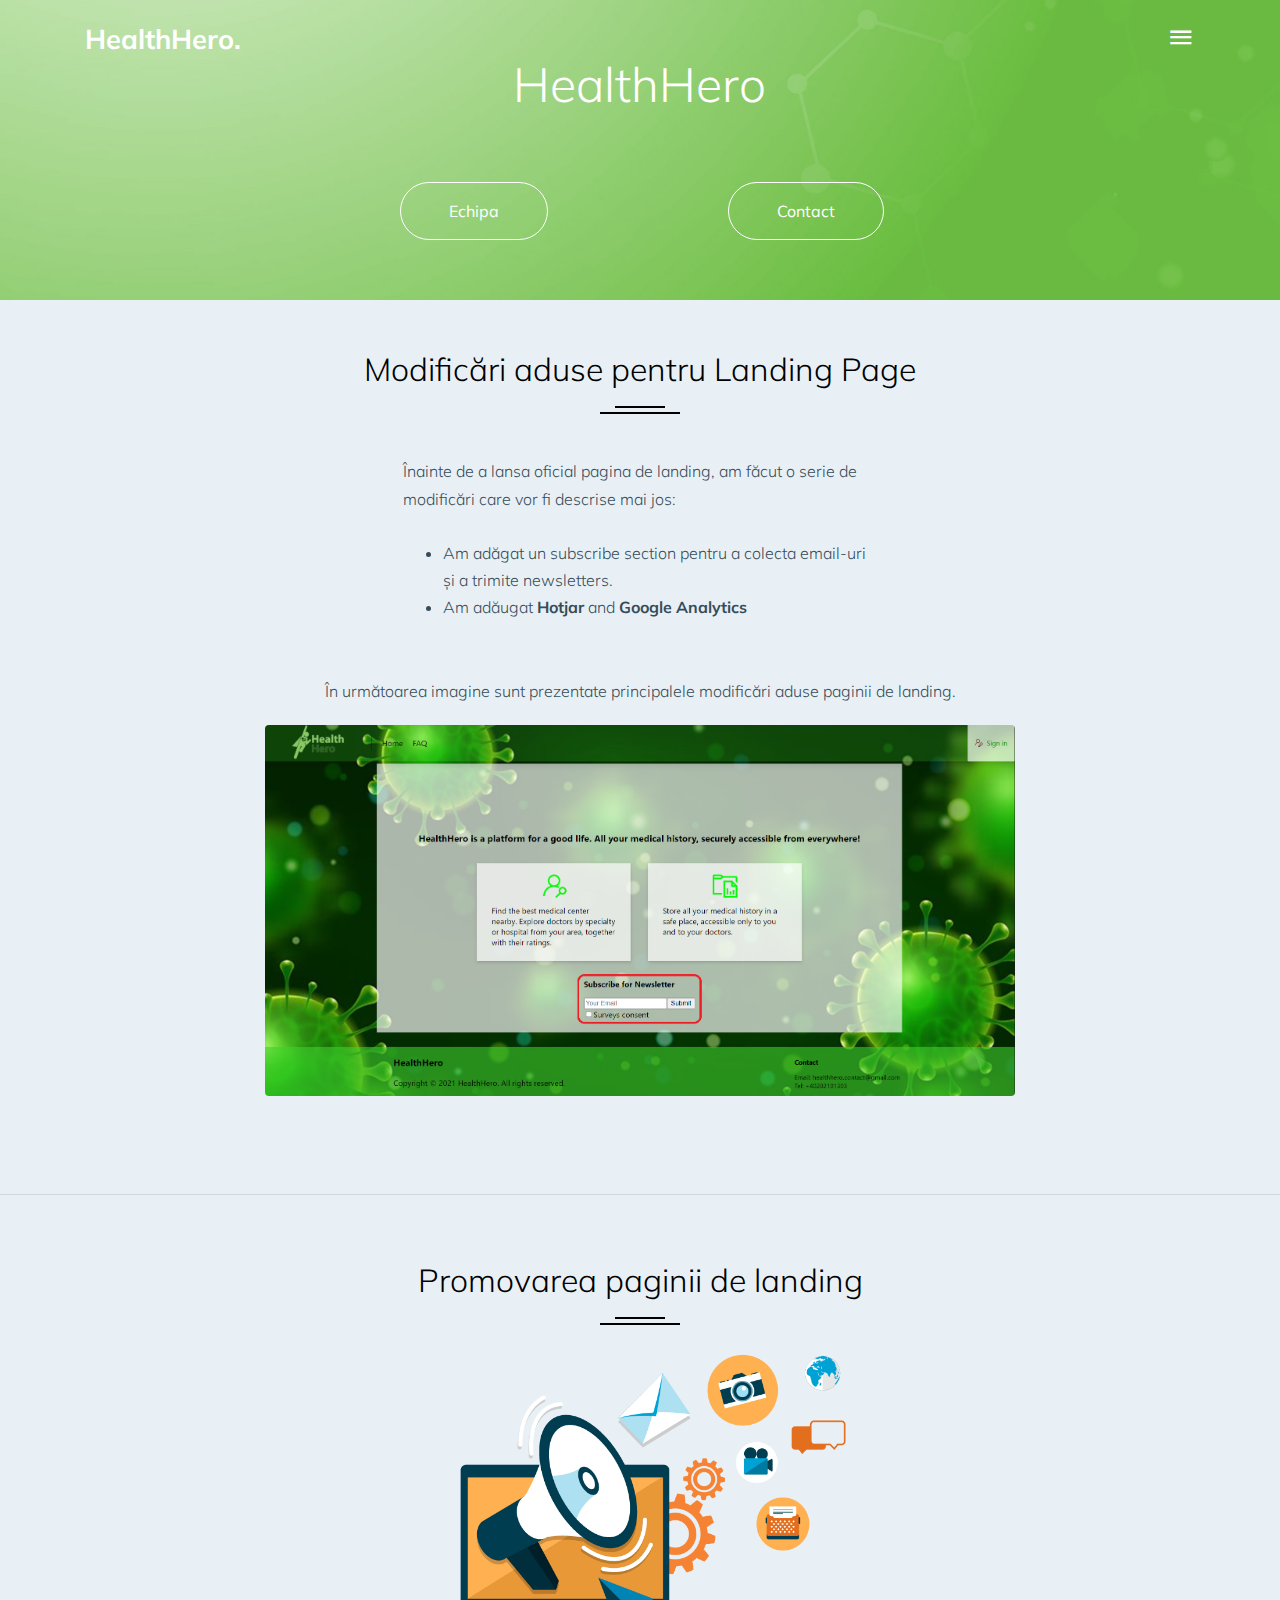
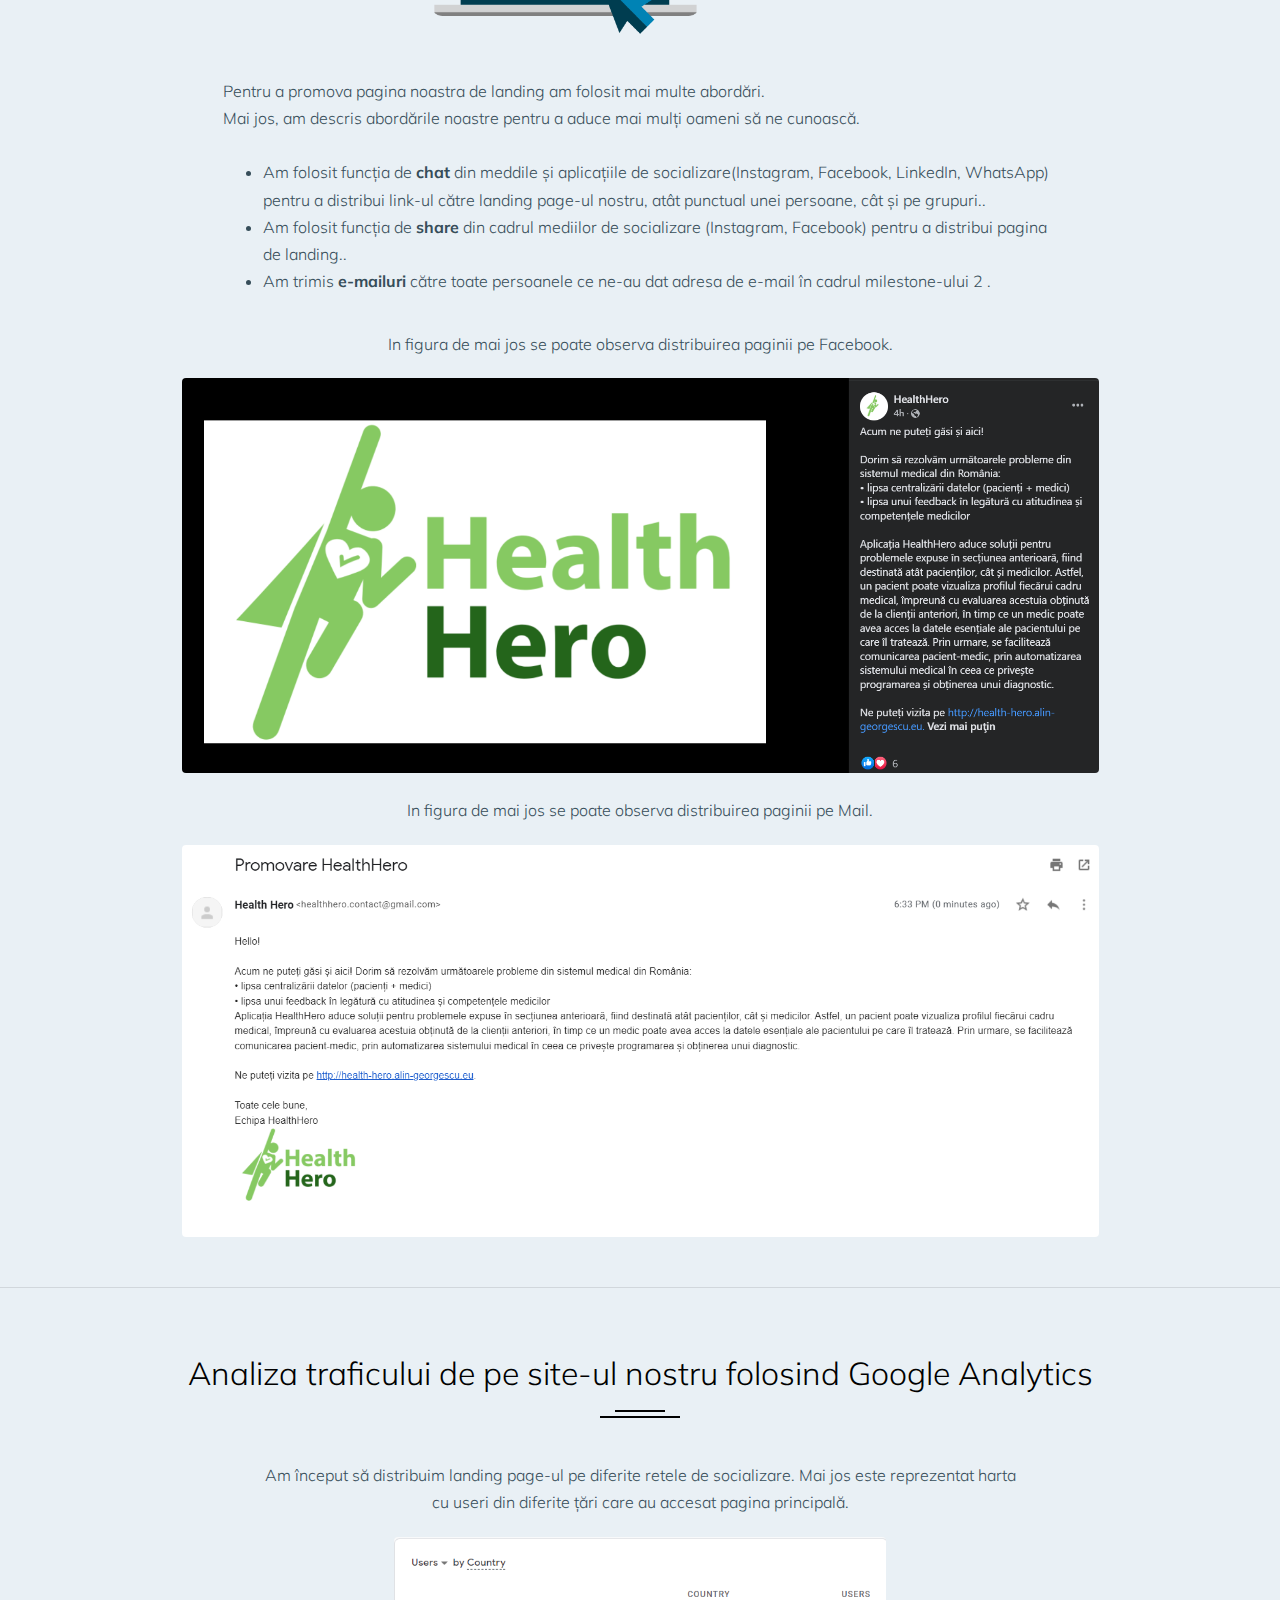
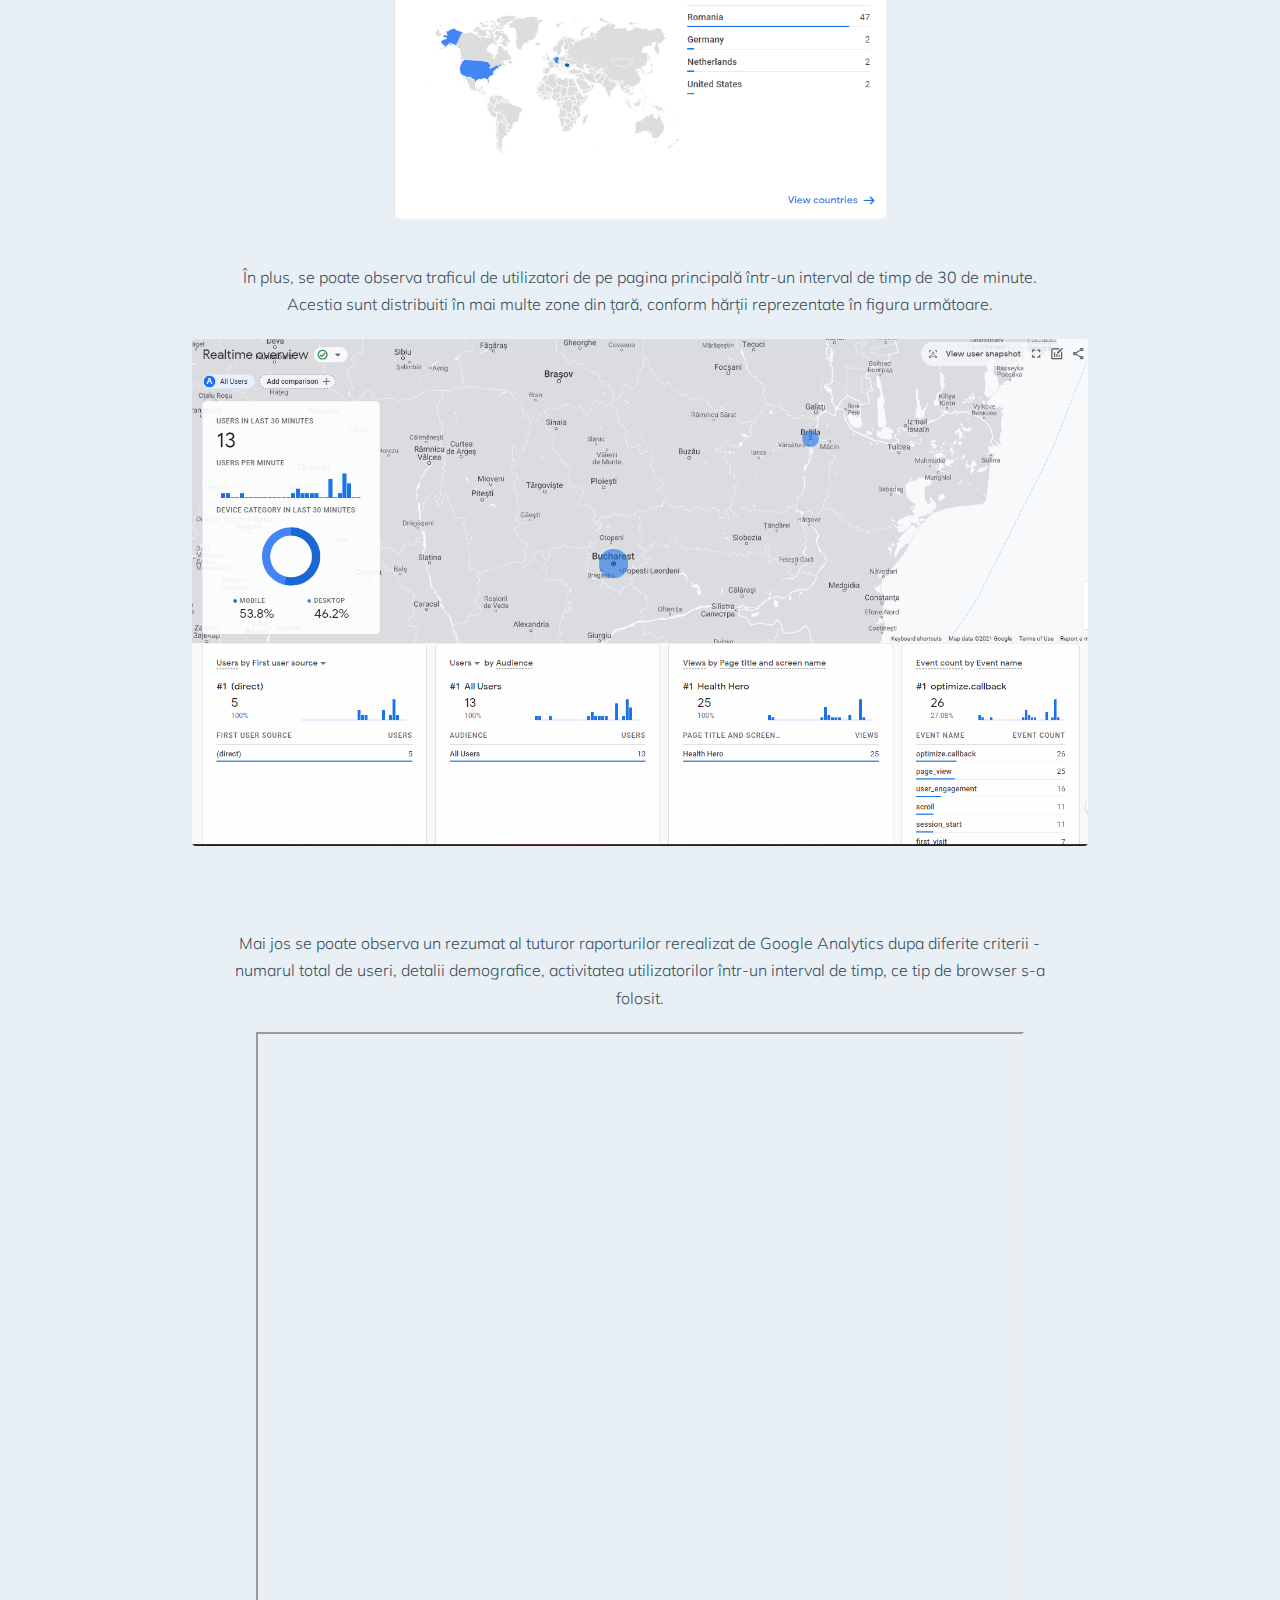
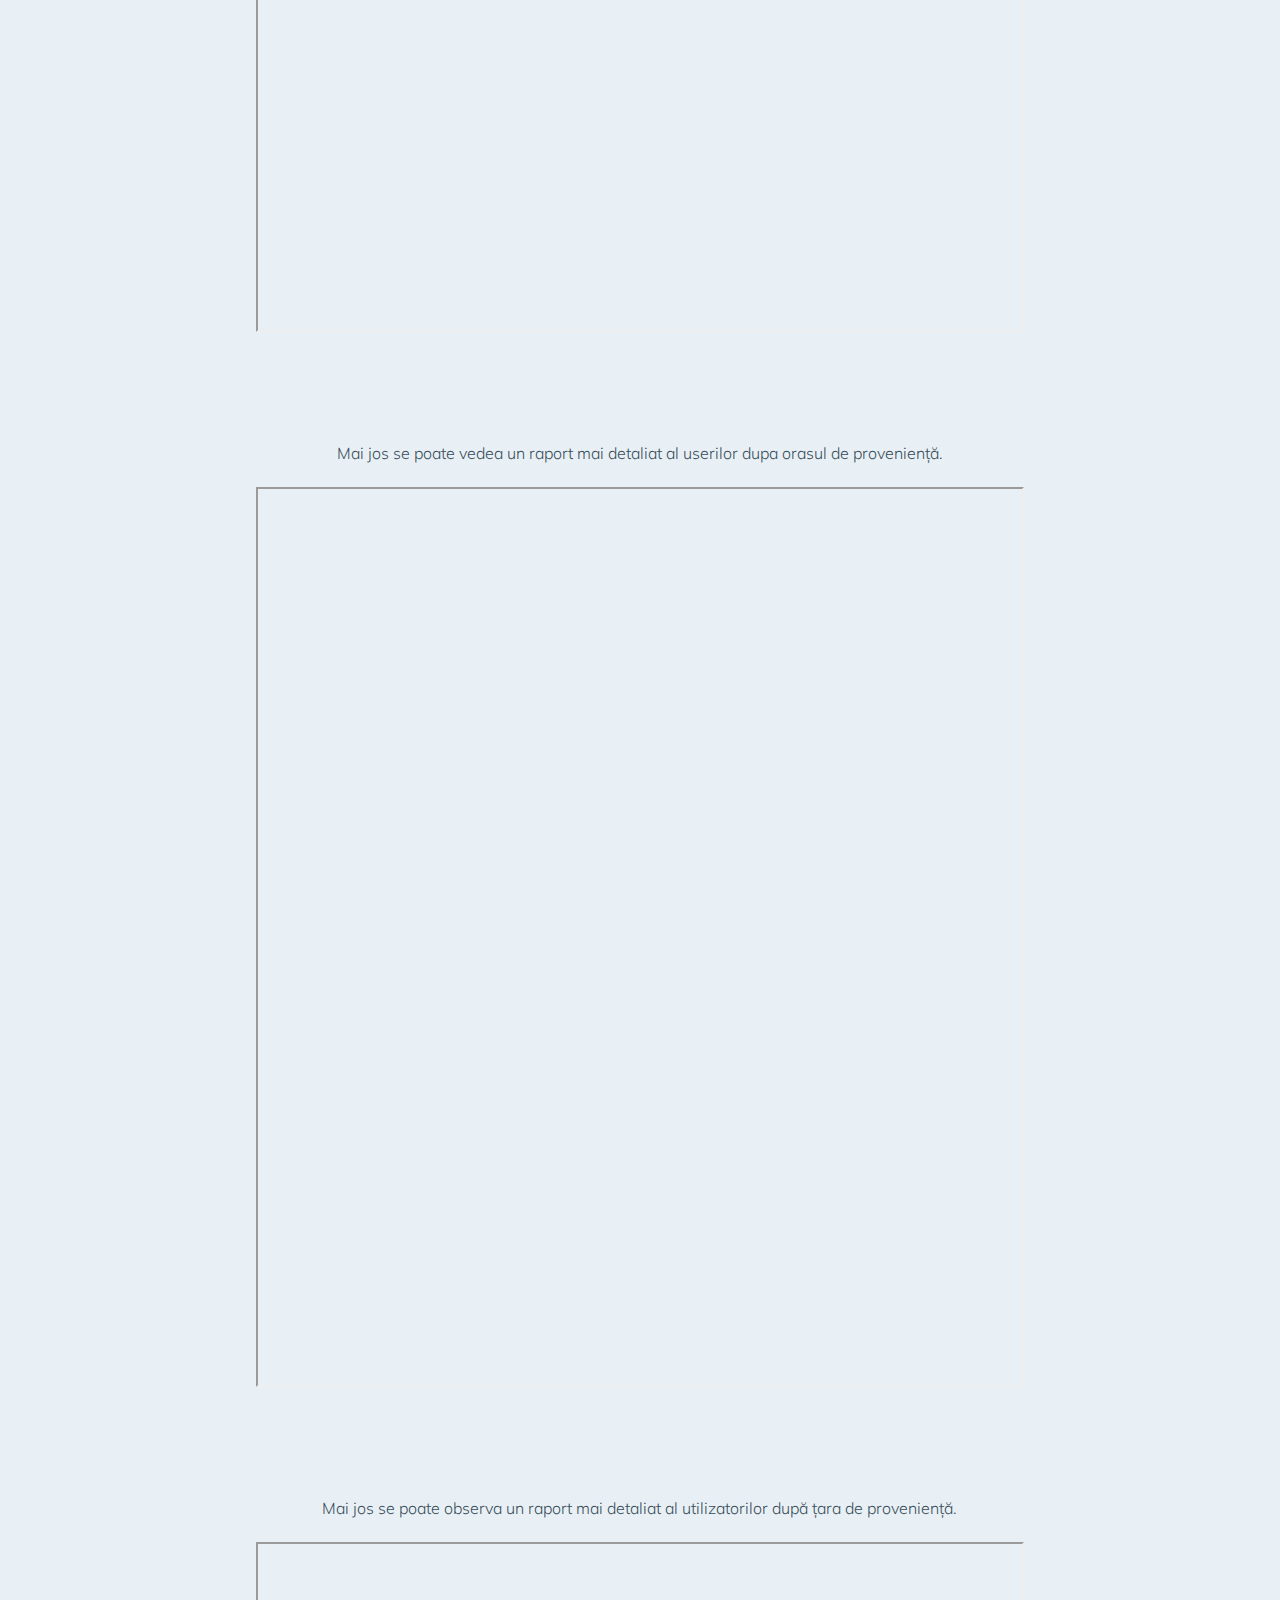
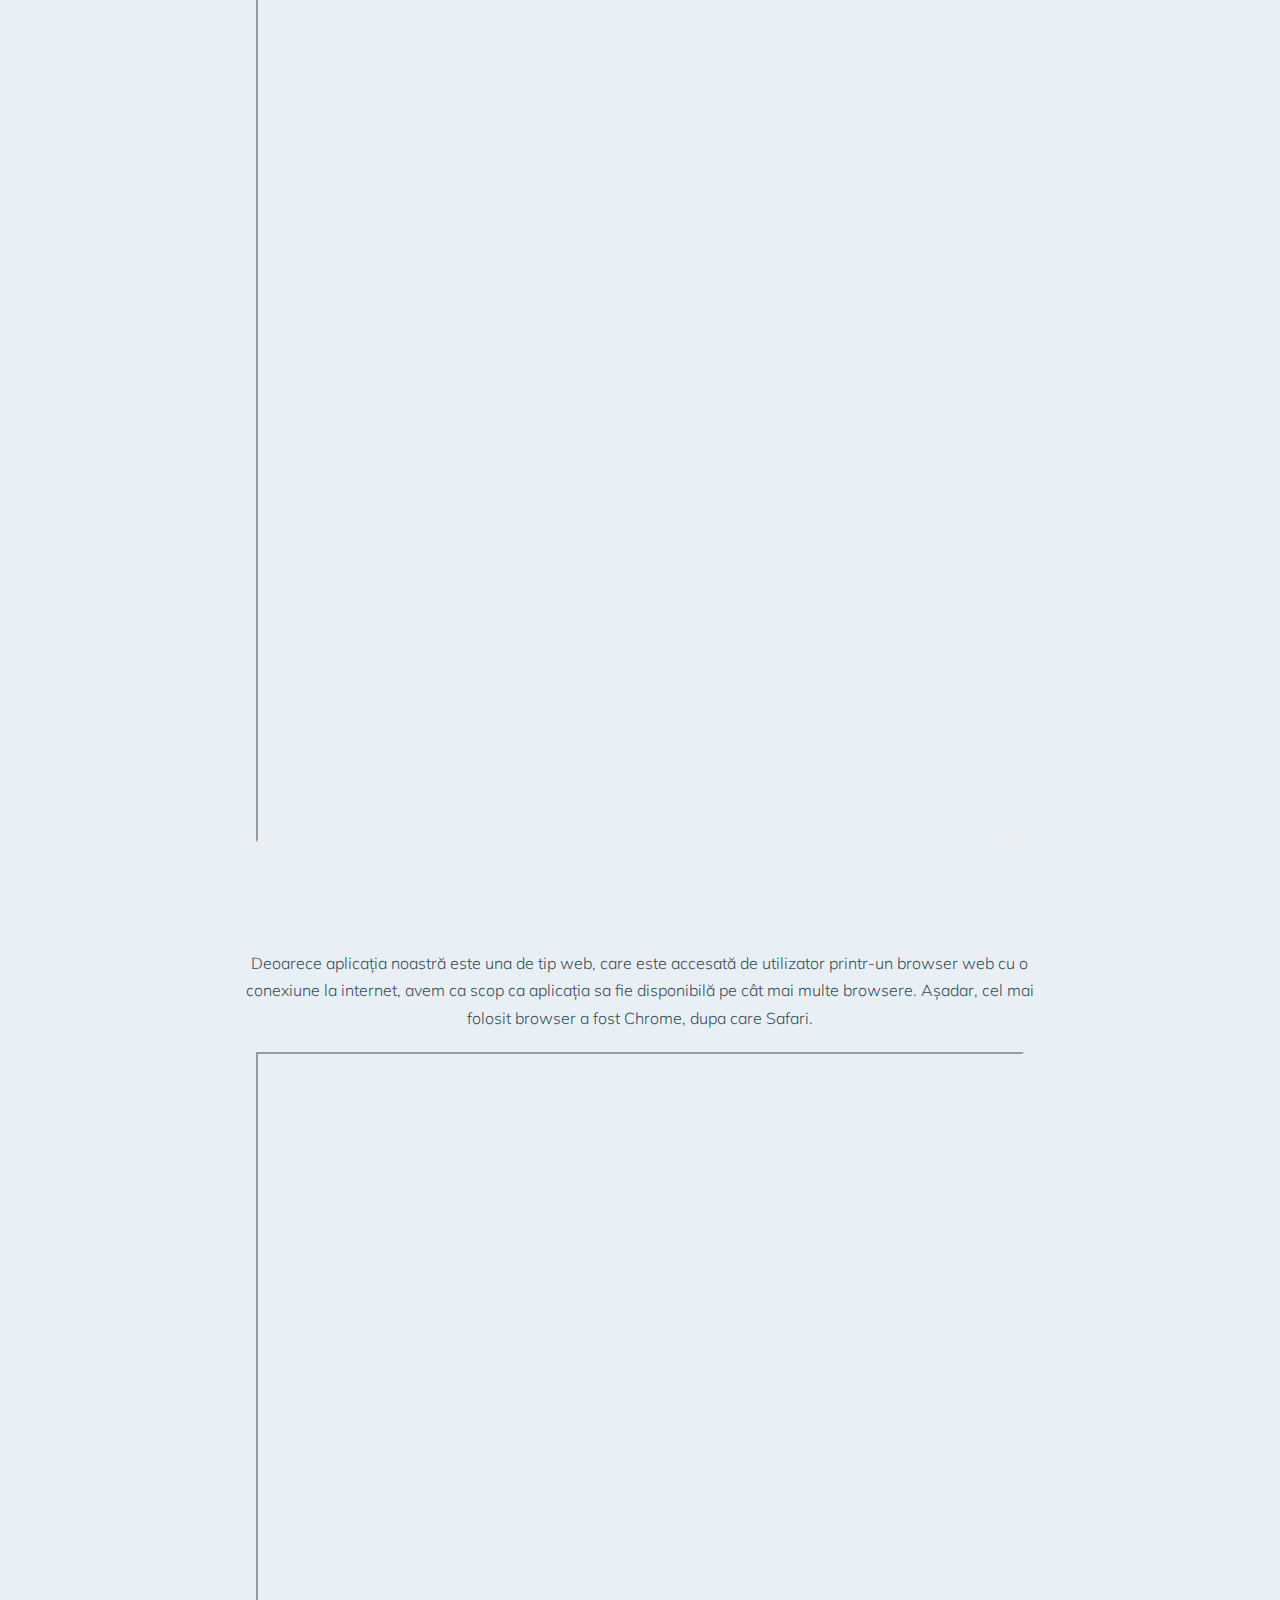
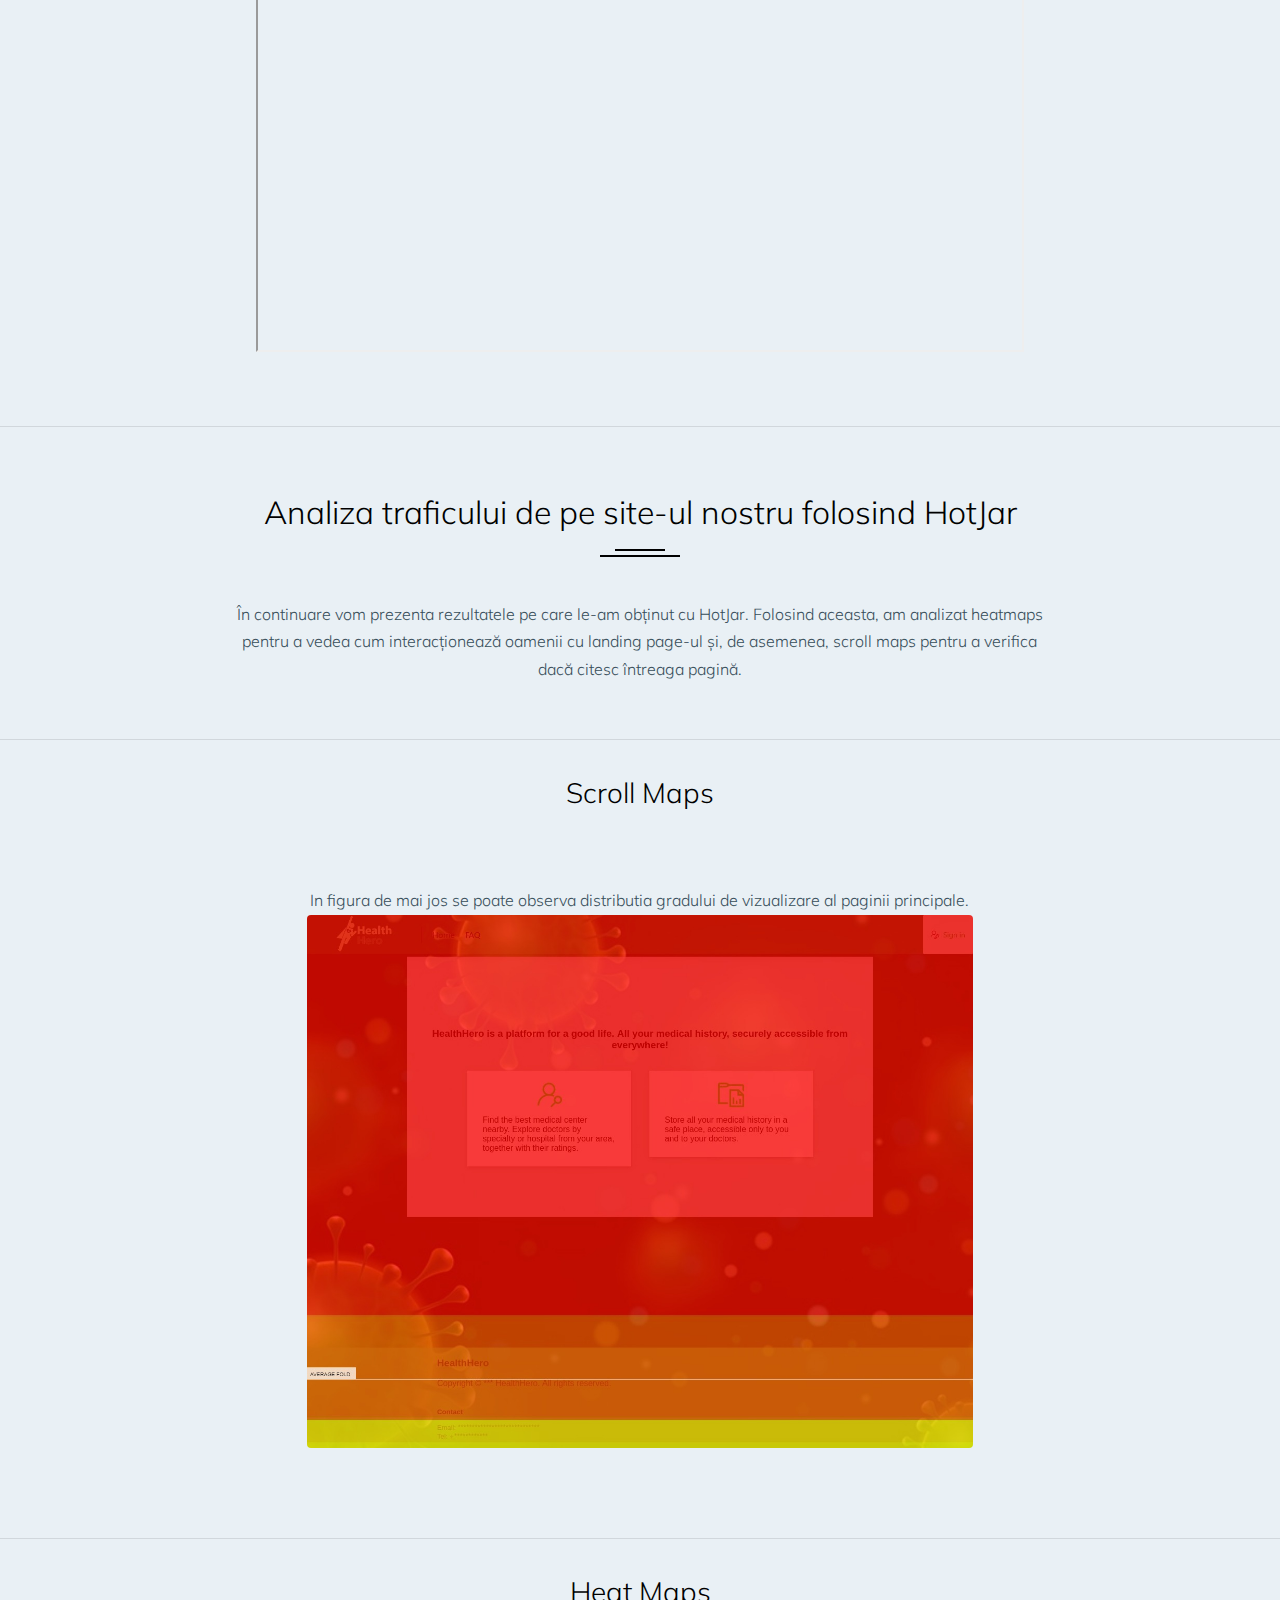
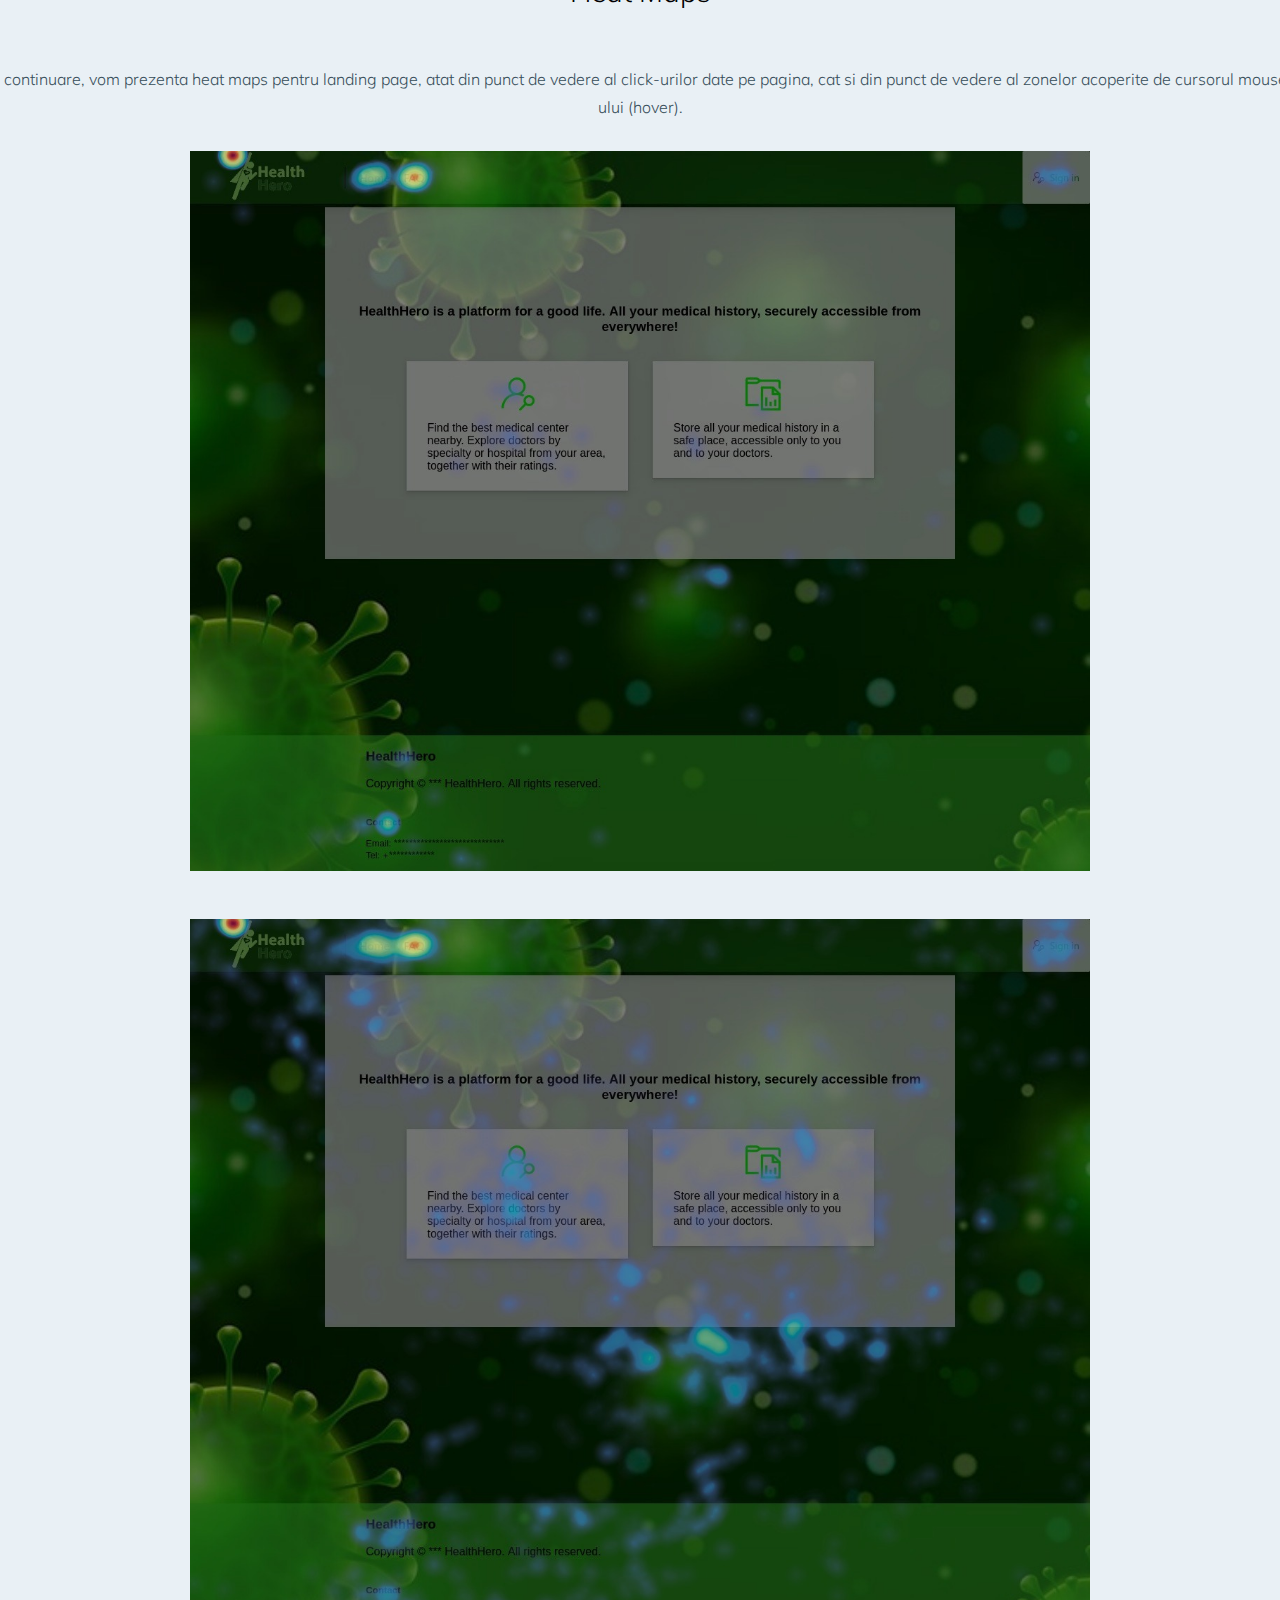
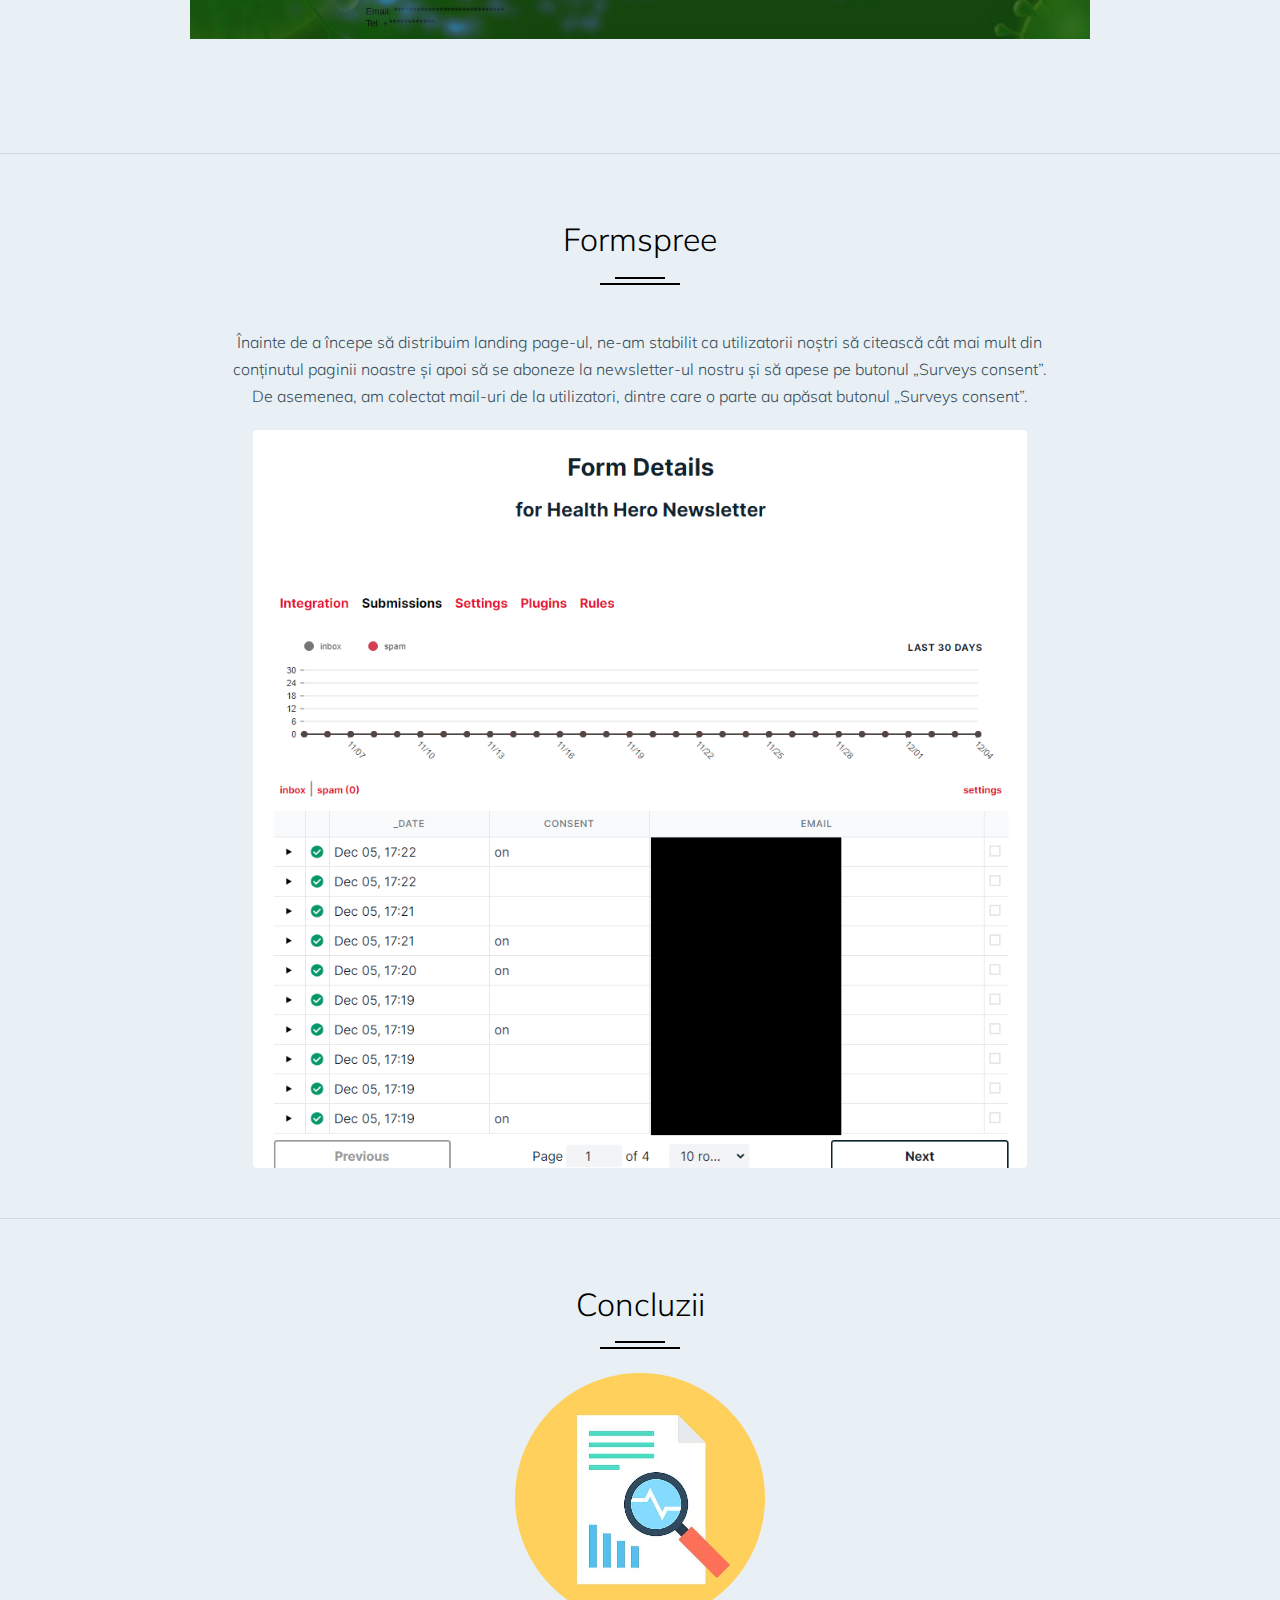
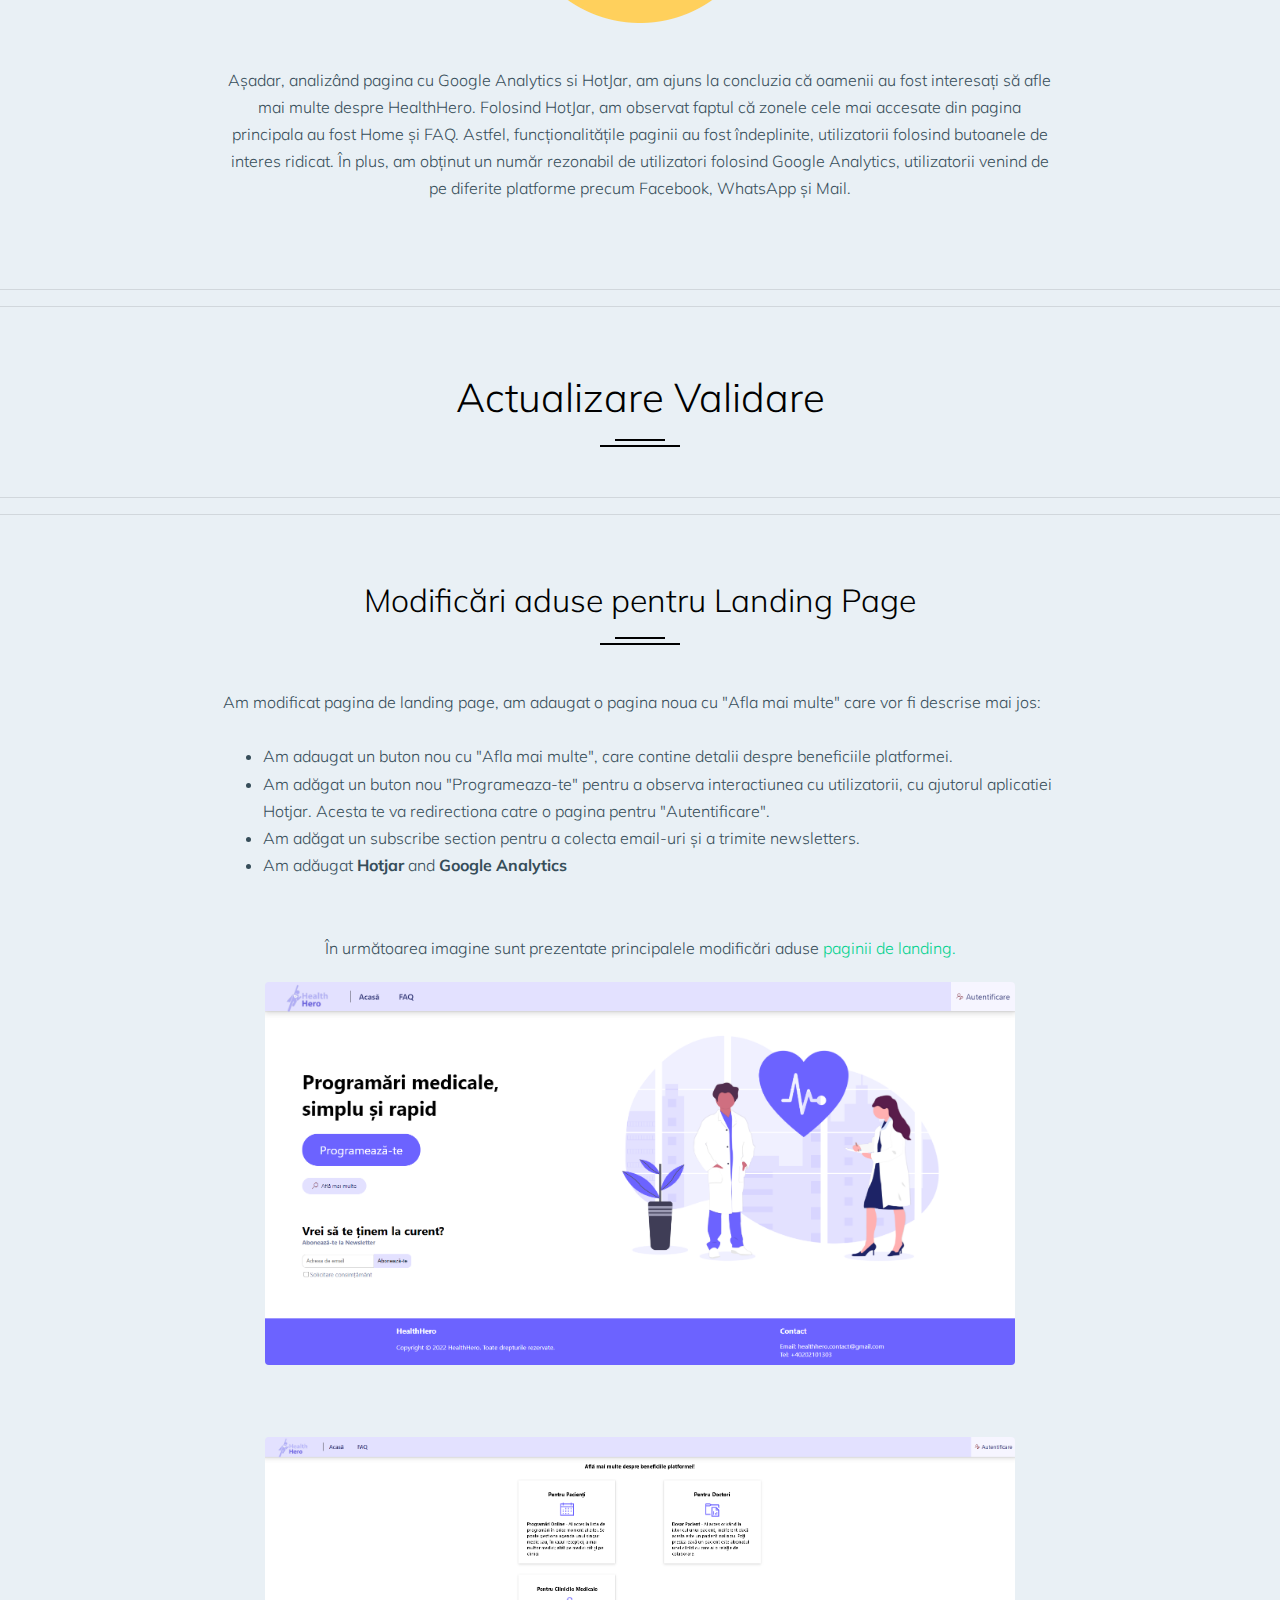
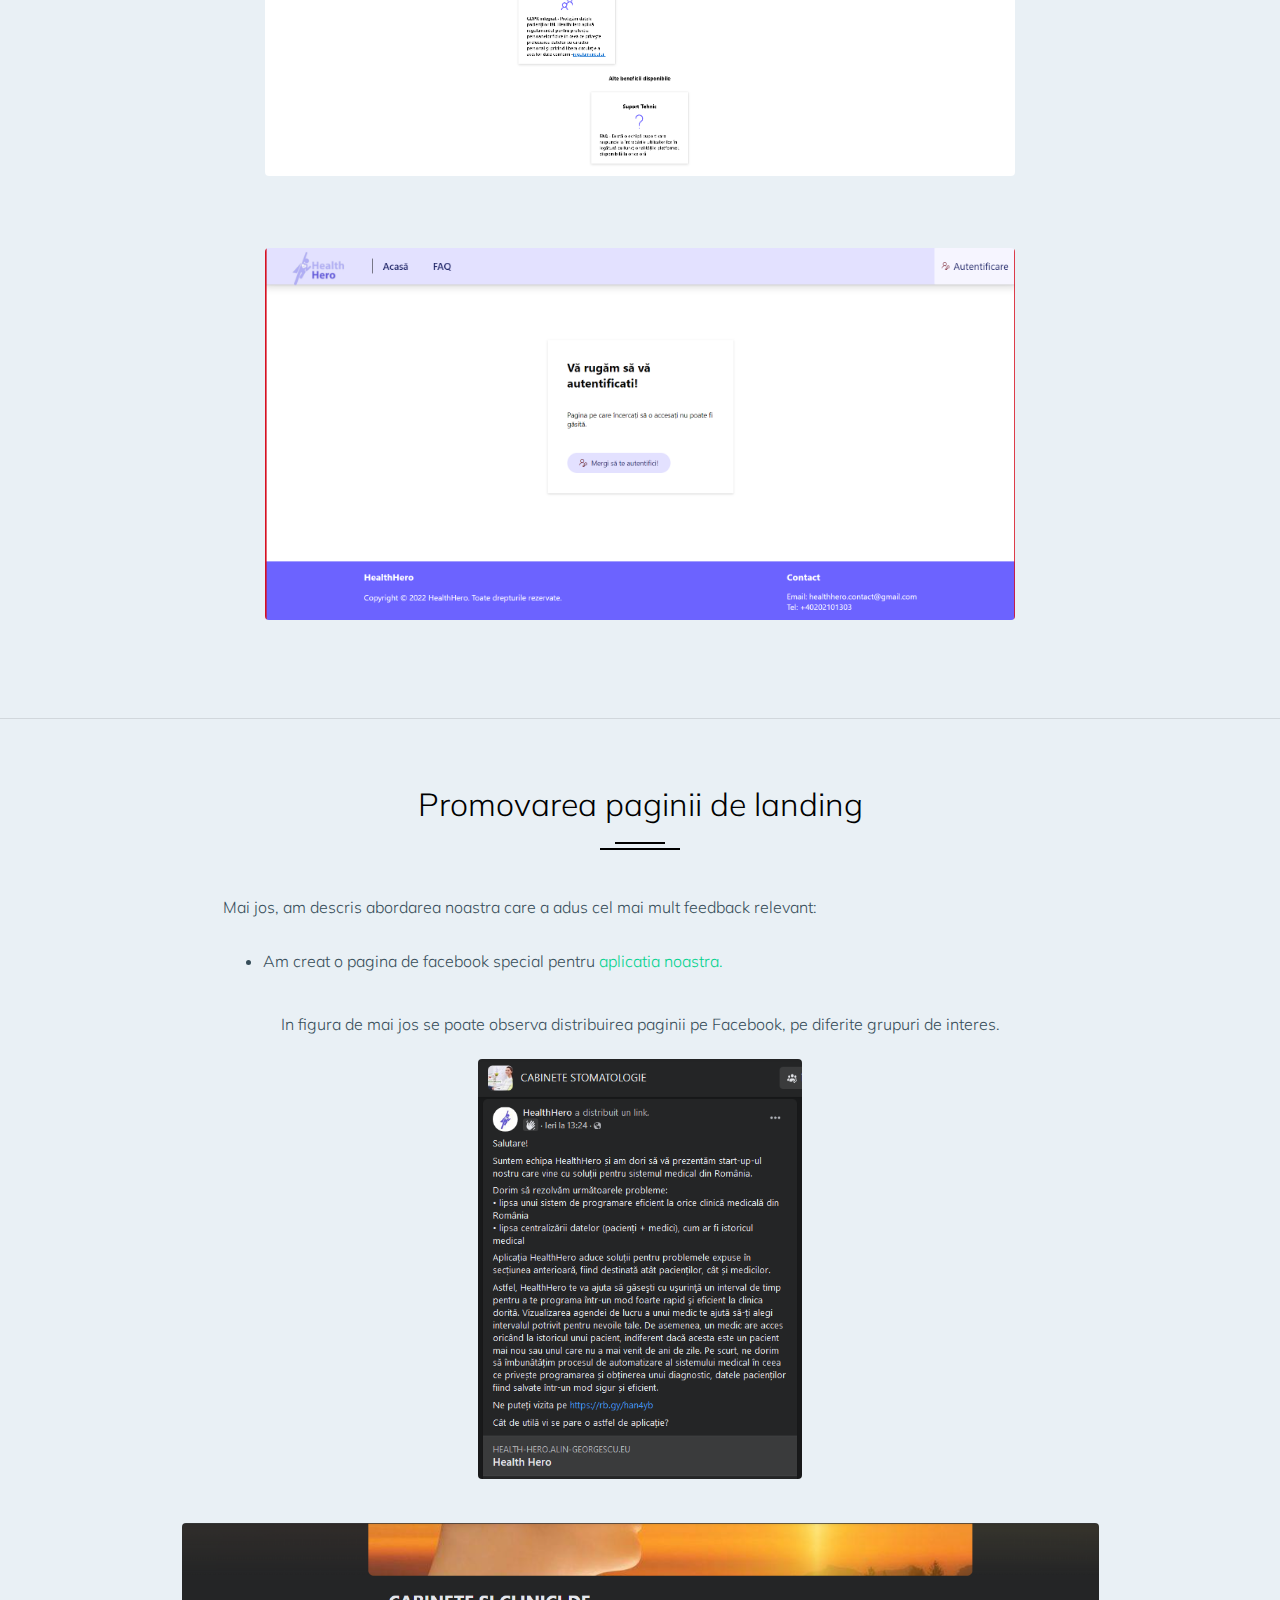
<file: validation2.html>
<!doctype html>
<html lang="en">

<head>
	<title>HealthHero</title>
	<meta charset="utf-8">
	<meta name="viewport" content="width=device-width, initial-scale=1, shrink-to-fit=no">

	<link href="https://fonts.googleapis.com/css?family=Muli:400,700" rel="stylesheet">

	<link rel="stylesheet" href="fonts/icomoon/style.css">

	<link rel="stylesheet" href="css/bootstrap.min.css">
	<link rel="stylesheet" href="css/bootstrap-datepicker.css">
	<link rel="stylesheet" href="css/jquery.fancybox.min.css">
	<link rel="stylesheet" href="css/owl.carousel.min.css">
	<link rel="stylesheet" href="css/owl.theme.default.min.css">
	<link rel="stylesheet" href="fonts/flaticon/font/flaticon.css">
	<link rel="stylesheet" href="css/aos.css">
	<link rel="stylesheet" href="https://cdnjs.cloudflare.com/ajax/libs/font-awesome/4.7.0/css/font-awesome.min.css">

	<!-- MAIN CSS -->
	<link rel="stylesheet" href="css/validation2_style.css">
</head>

<body data-spy="scroll" data-target=".site-navbar-target" data-offset="300" style="padding-top: 0px;">

	<div class="site-wrap" id="home-section">
		<div class="site-mobile-menu site-navbar-target">
			<div class="site-mobile-menu-header">
				<div class="site-mobile-menu-close mt-3">
					<span class="icon-close2 js-menu-toggle"></span>
				</div>
			</div>
			<div class="site-mobile-menu-body"></div>
		</div>
	</div>

	<header class="site-navbar site-navbar-target" role="banner">
		<div class="container">
			<div class="row align-items-center position-relative">
				<div class="col-3 ">
					<div class="site-logo">
						<a href="index.html" class="font-weight-bold">HealthHero.</a>
					</div>
				</div>

				<div class="col-9  text-right">
					<span class="d-inline-block d-lg-block"><a href="#"
							class="text-white site-menu-toggle js-menu-toggle py-5 text-white"><span
								class="icon-menu h3 text-white"></span></a></span>

					<nav class="site-navigation text-right ml-auto d-none d-lg-none" role="navigation">
						<ul class="site-menu main-menu js-clone-nav ml-auto ">
							<li><a href="index.html" class="nav-link">Acasă</a></li>
							<li><a href="description.html" class="nav-link">M1: Descrierea Proiectului</a></li>
							<li><a href="validation1.html" class="nav-link">M2: Validare 1</a></li>
							<li><a href="wireframeAndLandingPage.html" class="nav-link">M3: Wireframe și Landing
									Page</a></li>
							<li><a href="ux.html" class="nav-link">M4: Experiența Utilizatorului</a></li>
							<li class="active"><a href="validation2.html" class="nav-link">M5: Validare 2</a></li>
							<li><a href="marketResearch.html" class="nav-link">M6: Analiza Pieței</a></li>
							<li><a href="mvp.html" class="nav-link">M7: MVP</a></li>
							<li><a href="firstSale.html" class="nav-link">M8: Prima Vânzare</a></li>
							<li><a href="finalPresentation.html" class="nav-link">M9: Prezentare Finală</a></li>
							<li><a href="finalizeFiki.html" class="nav-link">M11: Finalizare Fiki</a></li>
						</ul>
					</nav>
				</div>
			</div>
		</div>
	</header>

	<div class="ftco-blocks-cover-1">
		<div class="site-section-cover overlay" style="background-image: url('images/background2.jpg')">
			<div class="container">
				<div class="row align-items-center justify-content-center">
					<div class="col-md-7 text-center">
						<h1 class="mb-4 text-white" style="padding-bottom: 50px;">HealthHero</h1>

						<div class="row">
							<div class="col"><a href="#HealthHeroTeam"
									class="btn btn-primary btn-outline-white py-3 px-5">Echipa</a></div>
							<div class="col"><a href="mailto:healthhero.contact@gmail.com" target="_blank"
									class="btn btn-primary btn-outline-white py-3 px-5">Contact</a></div>
						</div>
					</div>
				</div>
			</div>
		</div>
	</div>

	<!-- PREPARING THE LANDING PAGE -->

	<div style="padding-bottom: 10px; padding-top: 50px;">
		<div>
			<div class="row">
				<div class="text-center" style="margin:auto;">
					<h2 class="heading-29190">Modificări aduse pentru Landing Page</h2>
					<div class="row d-flex align-items-center justify-content-center" style="margin:auto;">
						<div class="card-body col-12 col-md-8" style="text-align:left;">
							Înainte de a lansa oficial pagina de landing, am făcut o serie de modificări care vor fi
							descrise mai jos: <br><br>
							<ul>
								<li>Am adăgat un subscribe section pentru a colecta email-uri și a trimite newsletters.
								</li>
								<li>
									Am adăugat <span style="font-weight:bold;">Hotjar</span> and <span
										style="font-weight:bold;">Google Analytics</span>
								</li>
							</ul>
						</div>
					</div>
				</div>
			</div>

			<div class="row">
				<div class="row d-flex align-items-center justify-content-center" style="margin:auto;">
					<div class="card-body">
						În următoarea imagine sunt prezentate principalele modificări aduse paginii de landing.
					</div>
				</div>
			</div>

			<div class="row mb-5" style="margin: auto;">
				<div class="text-center" style="margin: auto;">
					<div class="col">
						<figure class="figure">
							<a href="http://health-hero.alin-georgescu.eu/"><img src="images/landing_page.png"
									width="60%" class="figure-img img-fluid rounded"> </a>
						</figure>
					</div>
				</div>
			</div>
		</div>
	</div>

	<hr>

	<!-- PROMOTING THE LANDING PAGE -->
	<div style="padding-bottom: 10px; padding-top: 50px;">
		<div>
			<div class="row">
				<div class="text-center" style="margin:auto;">
					<h2 class="heading-29190">Promovarea paginii de landing</h2>
					<div class="row d-flex align-items-center justify-content-center" style="margin:auto;">
						<div>
							<figure class="figure">
								<img src="images/promote.png" class="figure-img img-fluid rounded" width="60%">
							</figure>
						</div>

						<div class="card-body col-12 col-md-8" style="text-align:left;">
							Pentru a promova pagina noastra de landing am folosit mai multe abordări. <br>
							Mai jos, am descris abordările noastre pentru a aduce mai mulți oameni să ne
							cunoască.<br><br>
							<ul>
								<li>
									Am folosit funcția de <span style="font-weight:bold;">chat</span> din meddile și
									aplicațiile de socializare(Instagram, Facebook, LinkedIn, WhatsApp) pentru a
									distribui link-ul către landing page-ul nostru, atât punctual unei persoane, cât și
									pe grupuri.</a></span>.
								</li>
								<li>
									Am folosit funcția de <span style="font-weight:bold;">share</span> din cadrul
									mediilor de socializare (Instagram, Facebook) pentru a distribui pagina de
									landing.</span>.
								</li>
								<li>Am trimis <span style="font-weight:bold;">e-mailuri</span> către toate persoanele ce
									ne-au dat adresa de e-mail în cadrul milestone-ului 2 .</li>
							</ul>
						</div>

						<div class="text-center" style="margin:auto;">
							In figura de mai jos se poate observa distribuirea paginii pe Facebook.
							<div class="gap-20"></div>
							<figure class="figure">
								<img src="images/facebook/facebook_1.png" class="figure-img img-fluid rounded"
									width="70%">
							</figure>
						</div>


						<div class="text-center" style="margin:auto;">
							In figura de mai jos se poate observa distribuirea paginii pe Mail.
							<div class="gap-20"></div>
							<figure class="figure">
								<img src="images/mail/mail_1.png" class="figure-img img-fluid rounded" width="70%">
							</figure>
						</div>
					</div>
				</div>
			</div>
		</div>
	</div>

	<hr>

	<!-- GOOGLE ANALYTICS -->

	<div style="padding-bottom: 10px; padding-top: 50px;">
		<div>
			<div class="row">
				<div class="text-center" style="margin:auto;">
					<h2 class="heading-29190">Analiza traficului de pe site-ul nostru folosind Google Analytics</h2>
					<div class="row d-flex align-items-center justify-content-center" style="margin:auto;">
						<div class="card-body col-12 col-md-8" style="text-align:center;">
							Am început să distribuim landing page-ul pe diferite retele de socializare. Mai jos este
							reprezentat harta cu useri din diferite țări care au accesat pagina principală.
						</div>
					</div>
				</div>
			</div>

			<div class="text-center" style="margin:auto;">
				<figure class="figure">
					<img src="images/analytics/1.png" class="figure-img img-fluid rounded" width="70%">
				</figure>
			</div>

			<div class="row">
				<div class="text-center" style="margin:auto;">
					<div class="row d-flex align-items-center justify-content-center" style="margin:auto;">
						<div class="card-body col-12 col-md-8" style="text-align:center;">
							În plus, se poate observa traficul de utilizatori de pe pagina principală într-un interval
							de timp de 30 de minute.
							Acestia sunt distribuiti în mai multe zone din țară, conform hărții reprezentate în figura
							următoare.
						</div>
					</div>
				</div>
			</div>

			<div class="text-center" style="margin:auto;">
				<figure class="figure">
					<img src="images/analytics/user_trafic.png" class="figure-img img-fluid rounded" width="70%">
				</figure>
			</div>

			<div class="gap-20"></div>
			<div class="gap-20"></div>

			<div class="row d-flex align-items-center justify-content-center" style="margin:auto;">
				<div class="card-body col-12 col-md-8 text-center">
					Mai jos se poate observa un rezumat al tuturor raporturilor rerealizat de Google Analytics dupa
					diferite criterii -
					numarul total de useri, detalii demografice, activitatea utilizatorilor într-un interval de timp, ce
					tip de browser s-a folosit.
				</div>
			</div>

			<div class="row mb-5" style="margin: auto;">
				<iframe src="images\analytics\report.pdf" width="60%" height="900px"
					style="margin-left:auto; margin-right:auto;"></iframe>
			</div>

			<div class="gap-20"></div>
			<div class="gap-20"></div>

			<div class="row d-flex align-items-center justify-content-center" style="margin:auto;">
				<div class="card-body col-12 col-md-8 text-center">
					Mai jos se poate vedea un raport mai detaliat al userilor dupa orasul de proveniență.
				</div>
			</div>

			<div class="row mb-5" style="margin: auto;">
				<iframe src="images\analytics\city.pdf" width="60%" height="900px"
					style="margin-left:auto; margin-right:auto;"></iframe>
			</div>

			<div class="gap-20"></div>
			<div class="gap-20"></div>

			<div class="row d-flex align-items-center justify-content-center" style="margin:auto;">
				<div class="card-body col-12 col-md-8 text-center">
					Mai jos se poate observa un raport mai detaliat al utilizatorilor după țara de proveniență.
				</div>
			</div>

			<div class="row mb-5" style="margin: auto;">
				<iframe src="images\analytics\country.pdf" width="60%" height="900px"
					style="margin-left:auto; margin-right:auto;"></iframe>
			</div>

			<div class="gap-20"></div>
			<div class="gap-20"></div>

			<div class="row d-flex align-items-center justify-content-center" style="margin:auto;">
				<div class="card-body col-12 col-md-8 text-center">
					Deoarece aplicația noastră este una de tip web, care este accesată de utilizator printr-un browser
					web cu o conexiune la internet,
					avem ca scop ca aplicația sa fie disponibilă pe cât mai multe browsere. Așadar, cel mai folosit
					browser a fost Chrome, dupa care Safari.
				</div>
			</div>

			<div class="row mb-5" style="margin: auto;">
				<iframe src="images\analytics\browser.pdf" width="60%" height="900px"
					style="margin-left:auto; margin-right:auto;"></iframe>
			</div>



		</div>
	</div>

	<hr>

	<!-- HOTJAR -->

	<div style="padding-bottom: 10px; padding-top: 50px;">
		<div>
			<div class="row">
				<div class="text-center" style="margin:auto;">
					<h2 class="heading-29190">Analiza traficului de pe site-ul nostru folosind HotJar</h2>
					<div class="row d-flex align-items-center justify-content-center" style="margin:auto;">
						<div class="card-body col-12 col-md-8" style="text-align:center;">
							În continuare vom prezenta rezultatele pe care le-am obținut cu HotJar. Folosind aceasta, am
							analizat heatmaps
							pentru a vedea cum interacționează oamenii cu landing page-ul și, de asemenea, scroll maps
							pentru a
							verifica dacă citesc întreaga pagină.
						</div>
					</div>
				</div>
			</div>


			<div class="gap-20"></div>
			<hr>
			<div class="gap-20"></div>

			<div class="text-center" style="margin:auto;">
				<h3>Scroll Maps</h3>
			</div>

			<div style="padding-bottom: 10px; padding-top: 50px;">
				<div>
					<div class="row">
						<div class="text-center" style="margin:auto;">
							<div class="row d-flex align-items-center justify-content-center" style="margin:auto;">
								<div class="card-body col-12 col-md-8" style="text-align:center;">
									In figura de mai jos se poate observa distributia gradului de vizualizare al paginii
									principale.
									<figure class="figure">
										<img src="images/scroll_page.png" class="figure-img img-fluid rounded"
											width="80%">
									</figure>
								</div>
							</div>
						</div>
					</div>
				</div>

			</div>

			<div class="gap-20"></div>
			<hr>
			<div class="gap-20"></div>

			<div class="text-center" style="margin:auto;">
				<h3>Heat Maps</h3>
			</div>

			<div style="padding-bottom: 10px; padding-top: 50px;">
				<div>
					<div class="row">
						<div class="text-center" style="margin:auto;">
							<div class="row d-flex align-items-center justify-content-center" style="margin:auto;">
								În continuare, vom prezenta heat maps pentru landing page, atat din punct de vedere al
								click-urilor date pe pagina,
								cat si din punct de vedere al zonelor acoperite de cursorul mouse-ului (hover).
							</div>
						</div>
					</div>
				</div>
			</div>

			<div class="gap-20"></div>

		</div>
		<div class="slideshow-container">
			<div class="figure">
				<img src="images/hotjar/click_map.png" style="width:90%" class="imagecenter">
			</div>

			<div class="gap-20"></div>
			<div class="gap-20"></div>

			<div class="figure">
				<img src="images/hotjar/hover_map.png" style="width:90%" class="imagecenter">
			</div>

		</div>
	</div>


	<div class="gap-20"></div>
	<div class="gap-20"></div>


	<div class="gap-20"></div>
	<div class="gap-20"></div>

	<hr>


	<!-- CONVERSION RATE -->

	<div style="padding-bottom: 10px; padding-top: 50px;">
		<div>
			<div class="row">
				<div class="text-center" style="margin:auto;">
					<h2 class="heading-29190">Formspree</h2>
					<div class="row d-flex align-items-center justify-content-center" style="margin:auto;">
						<div class="card-body col-12 col-md-8" style="text-align:center;">
							Înainte de a începe să distribuim landing page-ul, ne-am stabilit ca utilizatorii noștri
							să citească cât mai mult din conținutul paginii noastre și apoi să se aboneze la
							newsletter-ul nostru și să
							apese pe butonul „Surveys consent”. De asemenea, am colectat mail-uri de la utilizatori,
							dintre care o parte au apăsat butonul „Surveys consent”.
						</div>

						<figure class="figure">
							<img src="images/formspree.png" class="figure-img img-fluid rounded" width="80%">
						</figure>
					</div>
				</div>




			</div>
		</div>
	</div>

	<hr>

	<!-- CONCLUSIONS -->

	<div style="padding-bottom: 10px; padding-top: 50px;">
		<div>
			<div class="row">
				<div class="text-center" style="margin:auto;">
					<h2 class="heading-29190">Concluzii</h2>
					<div class="row d-flex align-items-center justify-content-center" style="margin:auto;">
						<figure class="figure">
							<img src="images/conclusion.png" class="figure-img img-fluid rounded" width="50%">
						</figure>

						<div class="card-body col-12 col-md-8" style="text-align:center;">
							Așadar, analizând pagina cu Google Analytics si HotJar, am ajuns la
							concluzia că oamenii au fost interesați să afle mai multe despre HealthHero.
							Folosind HotJar, am observat faptul că zonele cele mai accesate din pagina principala au
							fost Home și FAQ.
							Astfel, funcționalitățile paginii au fost îndeplinite, utilizatorii folosind butoanele de
							interes ridicat.
							În plus, am obținut un număr rezonabil de utilizatori folosind Google Analytics,
							utilizatorii venind de pe diferite platforme precum Facebook,
							WhatsApp și Mail.

						</div>
					</div>
				</div>
			</div>
		</div>
	</div>

	<div class="gap-20"></div>
	<div class="gap-20"></div>



































	<hr>
	<hr>



	<div style="padding-bottom: 10px; padding-top: 50px;">
		<div>
			<div class="row">
				<div class="text-center" style="margin:auto;">
					<h1 class="heading-29190">Actualizare Validare</h1>
				</div>
			</div>
		</div>
	</div>


	<hr>
	<hr>




	<!-- PREPARING THE LANDING PAGE -->

	<div style="padding-bottom: 10px; padding-top: 50px;">
		<div>
			<div class="row">
				<div class="text-center" style="margin:auto;">
					<h2 class="heading-29190">Modificări aduse pentru Landing Page</h2>
					<div class="row d-flex align-items-center justify-content-center" style="margin:auto;">
						<div class="card-body col-12 col-md-8" style="text-align:left;">
							Am modificat pagina de landing page, am adaugat o pagina noua cu "Afla mai multe" care vor fi
							descrise mai jos: <br><br>
							<ul>
								<li>Am adaugat un buton nou cu "Afla mai multe", care contine detalii despre beneficiile platformei.
								</li>

								<li>Am adăgat un buton nou "Programeaza-te" pentru a observa interactiunea cu utilizatorii,
									cu ajutorul aplicatiei Hotjar. Acesta te va redirectiona catre o pagina pentru "Autentificare".
								</li>

								<li>Am adăgat un subscribe section pentru a colecta email-uri și a trimite newsletters.
								</li>
								<li>
									Am adăugat <span style="font-weight:bold;">Hotjar</span> and <span
										style="font-weight:bold;">Google Analytics</span>
								</li>
							</ul>
						</div>
					</div>
				</div>
			</div>

			<div class="row">
				<div class="row d-flex align-items-center justify-content-center" style="margin:auto;">
					<div class="card-body">
						În următoarea imagine sunt prezentate principalele modificări aduse 
						<a href="http://health-hero.alin-georgescu.eu/">paginii de landing. </a>
					</div>
				</div>
			</div>

			<div class="row mb-5" style="margin: auto;">
				<div class="text-center" style="margin: auto;">
					<div class="col">
						<figure class="figure">
							<a href="http://health-hero.alin-georgescu.eu/"><img src="images\validare2\landing.png"
									width="60%" class="figure-img img-fluid rounded"> </a>
						</figure>
					</div>
				</div>
			</div>

			<div class="row mb-5" style="margin: auto;">
				<div class="text-center" style="margin: auto;">
					<div class="col">
						<figure class="figure">
							<a href="http://health-hero.alin-georgescu.eu/"><img src="images\screenshot\afla.png" width="60%"
									class="figure-img img-fluid rounded"> </a>
						</figure>
					</div>
				</div>
			</div>

			<div class="row mb-5" style="margin: auto;">
				<div class="text-center" style="margin: auto;">
					<div class="col">
						<figure class="figure">
							<a href="http://health-hero.alin-georgescu.eu/"><img src="images\\programare-cont.png" width="60%"
									class="figure-img img-fluid rounded"> </a>
						</figure>
					</div>
				</div>
			</div>
			
		</div>
	</div>

	<hr>

	<!-- PROMOTING THE LANDING PAGE -->
	<div style="padding-bottom: 10px; padding-top: 50px;">
		<div>
			<div class="row">
				<div class="text-center" style="margin:auto;">
					<h2 class="heading-29190">Promovarea paginii de landing</h2>
					<div class="row d-flex align-items-center justify-content-center" style="margin:auto;">


						<div class="card-body col-12 col-md-8" style="text-align:left;">
							Mai jos, am descris abordarea noastra care a adus cel mai mult feedback relevant:<br><br>
							<ul>
								<li>
									Am creat o pagina de facebook special pentru <a href="https://www.facebook.com/HealthHeroContact/"> aplicatia noastra. </a> 
								</li>
							
							</ul>
						</div>

						<div class="text-center" style="margin:auto;">
							In figura de mai jos se poate observa distribuirea paginii pe Facebook, pe diferite grupuri de interes.
							<div class="gap-20"></div>
							<figure class="figure">
								<img src="images\validare2\facebook.png" class="figure-img img-fluid rounded"
									width="70%">
							</figure>

							<div class="gap-20"></div>
							<figure class="figure">
								<img src="images\validare2\facebook4.png" class="figure-img img-fluid rounded" width="70%">
							</figure>
						</div>


						<div class="text-center" style="margin:auto;">
							In figurile de mai jos se poate observa feedback-ul cel mai relevant colectat:
							<div class="gap-20"></div>
							<figure class="figure">
								<img src="images\validare2\facebook3.png" class="figure-img img-fluid rounded" width="70%">
							</figure>
						</div>
					</div>
				</div>
			</div>
		</div>
	</div>

	<hr>

	<!-- GOOGLE ANALYTICS -->

	<div style="padding-bottom: 10px; padding-top: 50px;">
		<div>
			<div class="row">
				<div class="text-center" style="margin:auto;">
					<h2 class="heading-29190">Analiza traficului de pe site-ul nostru folosind Google Analytics dupa modificari</h2>
					<div class="row d-flex align-items-center justify-content-center" style="margin:auto;">
						<div class="card-body col-12 col-md-8" style="text-align:center;">
							Am început să distribuim landing page-ul pe diferite retele de socializare dupa ce am modificat interfata. Mai jos sunt
							reprezentate cele mai relevante rapoarte.
						</div>
					</div>
				</div>
			</div>


			<div class="gap-20"></div>
			<div class="gap-20"></div>


			<div class="row mb-5" style="margin: auto;">
				<iframe src="images\analytics\report_overview.pdf" width="60%" height="900px"
					style="margin-left:auto; margin-right:auto;"></iframe>
			</div>

			<div class="gap-20"></div>
			<div class="gap-20"></div>

			<div class="row d-flex align-items-center justify-content-center" style="margin:auto;">
				<div class="card-body col-12 col-md-8 text-center">
					Mai jos se poate vedea un raport mai detaliat al userilor dupa orasul de proveniență.
				</div>
			</div>

			<div class="row mb-5" style="margin: auto;">
				<iframe src="images\analytics\city2.pdf" width="60%" height="900px"
					style="margin-left:auto; margin-right:auto;"></iframe>
			</div>

			<div class="gap-20"></div>
			<div class="gap-20"></div>

			<div class="row d-flex align-items-center justify-content-center" style="margin:auto;">
				<div class="card-body col-12 col-md-8 text-center">
					Mai jos se poate observa un raport mai detaliat al utilizatorilor după țara de proveniență.
				</div>
			</div>

			<div class="row mb-5" style="margin: auto;">
				<iframe src="images\analytics\country1.pdf" width="60%" height="900px"
					style="margin-left:auto; margin-right:auto;"></iframe>
			</div>

			<div class="gap-20"></div>
			<div class="gap-20"></div>

			<div class="row d-flex align-items-center justify-content-center" style="margin:auto;">
				<div class="card-body col-12 col-md-8 text-center">
					Mai jos de poate observa un raport din punct de vedere Tech Overview.
				</div>
			</div>

			<div class="row mb-5" style="margin: auto;">
				<iframe src="images\analytics\tech2.pdf" width="60%" height="900px"
					style="margin-left:auto; margin-right:auto;"></iframe>
			</div>



		</div>
	</div>

	<hr>

	<!-- HOTJAR -->

	<div style="padding-bottom: 10px; padding-top: 50px;">
		<div>
			<div class="row">
				<div class="text-center" style="margin:auto;">
					<h2 class="heading-29190">Analiza traficului de pe site-ul nostru folosind HotJar</h2>
					<div class="row d-flex align-items-center justify-content-center" style="margin:auto;">
						<div class="card-body col-12 col-md-8" style="text-align:center;">
							În continuare vom prezenta noile rezultatele pe care le-am obținut cu HotJar. 
						</div>
					</div>
				</div>
			</div>


			<div class="gap-20"></div>
			<hr>
			<div class="gap-20"></div>

			<div class="text-center" style="margin:auto;">
				<h3>Scroll Maps</h3>
			</div>

			<div style="padding-bottom: 10px; padding-top: 50px;">
				<div>
					<div class="row">
						<div class="text-center" style="margin:auto;">
							<div class="row d-flex align-items-center justify-content-center" style="margin:auto;">
								<div class="card-body col-12 col-md-8" style="text-align:center;">
									In figura de mai jos se poate observa distributia gradului de vizualizare al paginii
									principale.
									<figure class="figure">
										<img src="images\analytics\scroll1.png" class="figure-img img-fluid rounded"
											width="80%">
									</figure>
								</div>
							</div>
						</div>
					</div>
				</div>

			</div>

			<div class="gap-20"></div>
			<hr>
			<div class="gap-20"></div>

			<div class="text-center" style="margin:auto;">
				<h3>Heat Maps</h3>
			</div>

			<div style="padding-bottom: 10px; padding-top: 50px;">
				<div>
					<div class="row">
						<div class="text-center" style="margin:auto;">
							<div class="row d-flex align-items-center justify-content-center" style="margin:auto;">
								În continuare, vom prezenta heat maps pentru noua pagina principala: click-urile date pe pagina,
								 zonele acoperite de cursorul mouse-ului (hover).
							</div>
						</div>
					</div>
				</div>
			</div>

			<div class="gap-20"></div>

		</div>
		<div class="slideshow-container">
			<div class="figure">
				<img src="images\analytics\clicks.png" style="width:90%" class="imagecenter">
			</div>

			<div class="gap-20"></div>
			<div class="gap-20"></div>

			<div class="figure">
				<img src="images\validare2\move.png" style="width:90%" class="imagecenter">
			</div>

		</div>
	</div>


	<div class="gap-20"></div>
	<div class="gap-20"></div>


	<div class="gap-20"></div>
	<div class="gap-20"></div>

	<hr>

	<hr>

	<!-- CONCLUSIONS -->

	<div style="padding-bottom: 10px; padding-top: 50px;">
		<div>
			<div class="row">
				<div class="text-center" style="margin:auto;">
					<h2 class="heading-29190">Concluzii</h2>
					<div class="row d-flex align-items-center justify-content-center" style="margin:auto;">

						<div class="card-body col-12 col-md-8" style="text-align:center;">

							Prinicpalele modificări aduse pentru aceasta secțiune sunt legate de actualizarea paginii de landing și, implicit,
							generarea unor rapoarte noi in HotJar și Google Analytics. Din Hotjar, reiese faptul ca butoanele de interes au fost
							cele de "Programeaza-te", de abonare la newsletter sau de "Afla mai multe". <br>
							Pe de altă parte, din graficele din Google Analytics
							se observă o creștere în numărul de utilizatori, ce a fost datorata de promovarea paginii de landing pe multiple grupuri de interes
							pe Facebook. <br>
							Astfel, în urma unei noi sesiuni de promovare, rezultatele extrase din rapoartele de analiză arată interes
							din partea utilizatorilor.

						</div>
					</div>
				</div>
			</div>
		</div>
	</div>

	<div class="gap-20"></div>
	<div class="gap-20"></div>


















































	<div style="width: 100%; overflow: hidden; padding-bottom: 30px;">
		<div style="width: 50%; float: left; text-align: center;">
			<button type="button" class="btn btn-primary" style="background:#86C962; border-color: #86C962;">
				<a href="ux.html" style="color: white;">
					<i class="fa fa-angle-double-left"></i> M4: Experiența Utilizatorului
				</a>
			</button>
		</div>
		<div style="width: 50%; float:right; text-align: center;">
			<button type="button" class="btn btn-primary" style="background:#86C962; border-color: #86C962;">
				<a href="marketResearch.html" style="color: white;">
					M6: Market Research <i class="fa fa-angle-double-right"></i>
				</a>
			</button>
		</div>
	</div>


	<hr>

	<!-- TEAM -->

	<!-- TEAM -->

	<div id="HealthHeroTeam" class="site-section border-top" style="padding-bottom: 50px; padding-top: 50px;">
		<div class="container">
			<div class="row">
				<div class="col-md-7 mx-auto text-center">
					<h2 class="heading-29190">Echipa HealthHero</h2>
				</div>
			</div>

			<div class="row justify-content-center">
				<div class="col-lg-4 col-md-6 d-flex align-items-center justify-content-center">
					<div class="text-centered">
						<div class="person-pic-39219 mb-4 d-flex align-items-center justify-content-center">
							<img src="images/Alin.jpg" class="img-fluid">
						</div>
						<h5 style="margin-bottom: 0px;">
							<dt>Alin-Andrei Georgescu</dt>
						</h5>
						<h6 style="margin-bottom: 10px;">alin.georgescu@stud.acs.upb.ro</h6>
						<h6>
							<dt>Product Owner</dt>
						</h6>
					</div>
				</div>

				<div class="col-lg-4 col-md-6 d-flex align-items-center justify-content-center">
					<div class="text-centered">
						<div class="person-pic-39219 mb-4 d-flex align-items-center justify-content-center">
							<img src="images/Mihai.jpg" class="img-fluid">
						</div>
						<h5 style="margin-bottom: 0px;">
							<dt>Alexandru-Mihai Iaurum</dt>
						</h5>
						<h6 style="margin-bottom: 10px;">iaurum.mihai@gmail.com</h6>
						<h6>
							<dt>Project Manager</dt>
						</h6>
					</div>
				</div>
			</div>

			<div class="row justify-content-center">
				<div class="col-lg-4 col-md-6 d-flex align-items-center justify-content-center">
					<div class="text-centered">
						<div class="person-pic-39219 mb-4 d-flex align-items-center justify-content-center">
							<img src="images/Anca.jpg" class="img-fluid">
						</div>
						<h5 style="margin-bottom: 0px;">
							<dt>Anca Millio</dt>
						</h5>
						<h6 style="margin-bottom: 10px;">ancamillio@yahoo.com</h6>
						<h6>
							<dt>Front-End Developer</dt>
						</h6>
					</div>
				</div>


				<div class="col-lg-4 col-md-6 d-flex align-items-center justify-content-center">
					<div class="text-centered">
						<div class="person-pic-39219 mb-4 d-flex align-items-center justify-content-center">
							<img src="images/Iulia.jpg" class="img-fluid">
						</div>
						<h5 style="margin-bottom: 0px;">
							<dt>Iulia-Adriana Calatoaie</dt>
						</h5>
						<h6 style="margin-bottom: 10px;">iulia.calatoaie@gmail.com</h6>
						<h6>
							<dt>Front-End Developer</dt>
						</h6>
					</div>
				</div>
			</div>

			<div class="row justify-content-center">
				<div class="col-lg-4 col-md-6 d-flex align-items-center justify-content-center">
					<div class="text-centered">
						<div class="person-pic-39219 mb-4 d-flex align-items-center justify-content-center">
							<img src="images/Toni.jpg" class="img-fluid">
						</div>
						<h5 style="margin-bottom: 0px;">
							<dt>Andreea Banulescu</dt>
						</h5>
						<h6 style="margin-bottom: 10px;">andreea.banulescu@yahoo.com</h6>
						<h6>
							<dt>Back-End Developer</dt>
						</h6>
					</div>
				</div>

				<div class="col-lg-4 col-md-6 d-flex align-items-center justify-content-center">
					<div class="text-centered">
						<div class="person-pic-39219 mb-4 d-flex align-items-center justify-content-center">
							<img src="images/Vladut.jpg" class="img-fluid">
						</div>
						<h5 style="margin-bottom: 0px;">
							<dt>Vladuț Margineanu</dt>
						</h5>
						<h6 style="margin-bottom: 10px;">vladut.margineanu@gmail.com</h6>
						<h6>
							<dt>Back-End Developer</dt>
						</h6>
					</div>
				</div>
			</div>
		</div>
	</div>

	<div class="row text-center" style="background-image: url('images/background2.jpg')">
		<div class="col-md-12">
			<div class="d-flex align-items-center justify-content-center" style="padding-top: 30px;">
				<i class="fa fa-envelope" style="padding-right: 5px; color:white;"></i>
				<dt class="text-white">healthhero.contact@gmail.com</dt>
			</div>

			<div class="d-flex align-items-center justify-content-center" style="padding-top: 0px;">
				<i class="fa fa-map-marker" style="padding-right: 5px; color:white;"></i>
				<dt class="text-white">Bucharest, Romania</dt>
			</div>

			<div class="gap-20"></div>

			<div class="d-flex align-items-center justify-content-center"
				style="padding-top: 0px; padding-bottom:30px; color:white;">
				Copyright &copy;
				<script>document.write(new Date().getFullYear());</script> All rights reserved</a>
			</div>
		</div>
	</div>

	<script>
		var slideIndex = 1;
		showSlides(slideIndex, 'mySlides');
		showSlides(slideIndex, 'mySlides2');
		showSlides(slideIndex, 'mySlides3');
		showSlides(slideIndex, 'mySlides4');
		showSlides(slideIndex, 'mySlides5');
		showSlides(slideIndex, 'mySlides6');
		showSlides(slideIndex, 'mySlides7');
		showSlides(slideIndex, 'mySlides8');
		showSlides(slideIndex, 'mySlides9');
		showSlides(slideIndex, 'mySlides10');
		showSlides(slideIndex, 'mySlides11');
		showSlides(slideIndex, 'mySlides12');


		function plusSlides(n, name) {
			showSlides(slideIndex += n, name);
		}

		function currentSlide(n, name) {
			showSlides(slideIndex = n, name);
		}

		function showSlides(n, name) {
			var i;
			var slides = document.getElementsByClassName(name);
			var dots = document.getElementsByClassName("dot");
			if (n > slides.length) { slideIndex = 1 }
			if (n < 1) { slideIndex = slides.length }
			for (i = 0; i < slides.length; i++) {
				slides[i].style.display = "none";
			}
			for (i = 0; i < dots.length; i++) {
				dots[i].className = dots[i].className.replace(" active", "");
			}
			slides[slideIndex - 1].style.display = "block";
			dots[slideIndex - 1].className += " active";
		}
	</script>

	<script src="js/jquery-3.3.1.min.js"></script>
	<script src="js/jquery-migrate-3.0.0.js"></script>
	<script src="js/popper.min.js"></script>
	<script src="js/bootstrap.min.js"></script>
	<script src="js/owl.carousel.min.js"></script>
	<script src="js/jquery.sticky.js"></script>
	<script src="js/jquery.waypoints.min.js"></script>
	<script src="js/jquery.animateNumber.min.js"></script>
	<script src="js/jquery.fancybox.min.js"></script>
	<script src="js/jquery.stellar.min.js"></script>
	<script src="js/jquery.easing.1.3.js"></script>
	<script src="js/bootstrap-datepicker.min.js"></script>
	<script src="js/isotope.pkgd.min.js"></script>
	<script src="js/aos.js"></script>

	<script src="js/main.js"></script>

</body>

</html>
</file>
<file: fonts/icomoon/style.css>
@font-face {
  font-family: 'icomoon';
  src:  url('fonts/icomoon.eot?10si43');
  src:  url('fonts/icomoon.eot?10si43#iefix') format('embedded-opentype'),
    url('fonts/icomoon.ttf?10si43') format('truetype'),
    url('fonts/icomoon.woff?10si43') format('woff'),
    url('fonts/icomoon.svg?10si43#icomoon') format('svg');
  font-weight: normal;
  font-style: normal;
}

[class^="icon-"], [class*=" icon-"] {
  /* use !important to prevent issues with browser extensions that change fonts */
  font-family: 'icomoon' !important;
  speak: none;
  font-style: normal;
  font-weight: normal;
  font-variant: normal;
  text-transform: none;
  line-height: 1;

  /* Better Font Rendering =========== */
  -webkit-font-smoothing: antialiased;
  -moz-osx-font-smoothing: grayscale;
}

.icon-asterisk:before {
  content: "\f069";
}
.icon-plus:before {
  content: "\f067";
}
.icon-question:before {
  content: "\f128";
}
.icon-minus:before {
  content: "\f068";
}
.icon-glass:before {
  content: "\f000";
}
.icon-music:before {
  content: "\f001";
}
.icon-search:before {
  content: "\f002";
}
.icon-envelope-o:before {
  content: "\f003";
}
.icon-heart:before {
  content: "\f004";
}
.icon-star:before {
  content: "\f005";
}
.icon-star-o:before {
  content: "\f006";
}
.icon-user:before {
  content: "\f007";
}
.icon-film:before {
  content: "\f008";
}
.icon-th-large:before {
  content: "\f009";
}
.icon-th:before {
  content: "\f00a";
}
.icon-th-list:before {
  content: "\f00b";
}
.icon-check:before {
  content: "\f00c";
}
.icon-close:before {
  content: "\f00d";
}
.icon-remove:before {
  content: "\f00d";
}
.icon-times:before {
  content: "\f00d";
}
.icon-search-plus:before {
  content: "\f00e";
}
.icon-search-minus:before {
  content: "\f010";
}
.icon-power-off:before {
  content: "\f011";
}
.icon-signal:before {
  content: "\f012";
}
.icon-cog:before {
  content: "\f013";
}
.icon-gear:before {
  content: "\f013";
}
.icon-trash-o:before {
  content: "\f014";
}
.icon-home:before {
  content: "\f015";
}
.icon-file-o:before {
  content: "\f016";
}
.icon-clock-o:before {
  content: "\f017";
}
.icon-road:before {
  content: "\f018";
}
.icon-download:before {
  content: "\f019";
}
.icon-arrow-circle-o-down:before {
  content: "\f01a";
}
.icon-arrow-circle-o-up:before {
  content: "\f01b";
}
.icon-inbox:before {
  content: "\f01c";
}
.icon-play-circle-o:before {
  content: "\f01d";
}
.icon-repeat:before {
  content: "\f01e";
}
.icon-rotate-right:before {
  content: "\f01e";
}
.icon-refresh:before {
  content: "\f021";
}
.icon-list-alt:before {
  content: "\f022";
}
.icon-lock:before {
  content: "\f023";
}
.icon-flag:before {
  content: "\f024";
}
.icon-headphones:before {
  content: "\f025";
}
.icon-volume-off:before {
  content: "\f026";
}
.icon-volume-down:before {
  content: "\f027";
}
.icon-volume-up:before {
  content: "\f028";
}
.icon-qrcode:before {
  content: "\f029";
}
.icon-barcode:before {
  content: "\f02a";
}
.icon-tag:before {
  content: "\f02b";
}
.icon-tags:before {
  content: "\f02c";
}
.icon-book:before {
  content: "\f02d";
}
.icon-bookmark:before {
  content: "\f02e";
}
.icon-print:before {
  content: "\f02f";
}
.icon-camera:before {
  content: "\f030";
}
.icon-font:before {
  content: "\f031";
}
.icon-bold:before {
  content: "\f032";
}
.icon-italic:before {
  content: "\f033";
}
.icon-text-height:before {
  content: "\f034";
}
.icon-text-width:before {
  content: "\f035";
}
.icon-align-left:before {
  content: "\f036";
}
.icon-align-center:before {
  content: "\f037";
}
.icon-align-right:before {
  content: "\f038";
}
.icon-align-justify:before {
  content: "\f039";
}
.icon-list:before {
  content: "\f03a";
}
.icon-dedent:before {
  content: "\f03b";
}
.icon-outdent:before {
  content: "\f03b";
}
.icon-indent:before {
  content: "\f03c";
}
.icon-video-camera:before {
  content: "\f03d";
}
.icon-image:before {
  content: "\f03e";
}
.icon-photo:before {
  content: "\f03e";
}
.icon-picture-o:before {
  content: "\f03e";
}
.icon-pencil:before {
  content: "\f040";
}
.icon-map-marker:before {
  content: "\f041";
}
.icon-adjust:before {
  content: "\f042";
}
.icon-tint:before {
  content: "\f043";
}
.icon-edit:before {
  content: "\f044";
}
.icon-pencil-square-o:before {
  content: "\f044";
}
.icon-share-square-o:before {
  content: "\f045";
}
.icon-check-square-o:before {
  content: "\f046";
}
.icon-arrows:before {
  content: "\f047";
}
.icon-step-backward:before {
  content: "\f048";
}
.icon-fast-backward:before {
  content: "\f049";
}
.icon-backward:before {
  content: "\f04a";
}
.icon-play:before {
  content: "\f04b";
}
.icon-pause:before {
  content: "\f04c";
}
.icon-stop:before {
  content: "\f04d";
}
.icon-forward:before {
  content: "\f04e";
}
.icon-fast-forward:before {
  content: "\f050";
}
.icon-step-forward:before {
  content: "\f051";
}
.icon-eject:before {
  content: "\f052";
}
.icon-chevron-left:before {
  content: "\f053";
}
.icon-chevron-right:before {
  content: "\f054";
}
.icon-plus-circle:before {
  content: "\f055";
}
.icon-minus-circle:before {
  content: "\f056";
}
.icon-times-circle:before {
  content: "\f057";
}
.icon-check-circle:before {
  content: "\f058";
}
.icon-question-circle:before {
  content: "\f059";
}
.icon-info-circle:before {
  content: "\f05a";
}
.icon-crosshairs:before {
  content: "\f05b";
}
.icon-times-circle-o:before {
  content: "\f05c";
}
.icon-check-circle-o:before {
  content: "\f05d";
}
.icon-ban:before {
  content: "\f05e";
}
.icon-arrow-left:before {
  content: "\f060";
}
.icon-arrow-right:before {
  content: "\f061";
}
.icon-arrow-up:before {
  content: "\f062";
}
.icon-arrow-down:before {
  content: "\f063";
}
.icon-mail-forward:before {
  content: "\f064";
}
.icon-share:before {
  content: "\f064";
}
.icon-expand:before {
  content: "\f065";
}
.icon-compress:before {
  content: "\f066";
}
.icon-exclamation-circle:before {
  content: "\f06a";
}
.icon-gift:before {
  content: "\f06b";
}
.icon-leaf:before {
  content: "\f06c";
}
.icon-fire:before {
  content: "\f06d";
}
.icon-eye:before {
  content: "\f06e";
}
.icon-eye-slash:before {
  content: "\f070";
}
.icon-exclamation-triangle:before {
  content: "\f071";
}
.icon-warning:before {
  content: "\f071";
}
.icon-plane:before {
  content: "\f072";
}
.icon-calendar:before {
  content: "\f073";
}
.icon-random:before {
  content: "\f074";
}
.icon-comment:before {
  content: "\f075";
}
.icon-magnet:before {
  content: "\f076";
}
.icon-chevron-up:before {
  content: "\f077";
}
.icon-chevron-down:before {
  content: "\f078";
}
.icon-retweet:before {
  content: "\f079";
}
.icon-shopping-cart:before {
  content: "\f07a";
}
.icon-folder:before {
  content: "\f07b";
}
.icon-folder-open:before {
  content: "\f07c";
}
.icon-arrows-v:before {
  content: "\f07d";
}
.icon-arrows-h:before {
  content: "\f07e";
}
.icon-bar-chart:before {
  content: "\f080";
}
.icon-bar-chart-o:before {
  content: "\f080";
}
.icon-twitter-square:before {
  content: "\f081";
}
.icon-facebook-square:before {
  content: "\f082";
}
.icon-camera-retro:before {
  content: "\f083";
}
.icon-key:before {
  content: "\f084";
}
.icon-cogs:before {
  content: "\f085";
}
.icon-gears:before {
  content: "\f085";
}
.icon-comments:before {
  content: "\f086";
}
.icon-thumbs-o-up:before {
  content: "\f087";
}
.icon-thumbs-o-down:before {
  content: "\f088";
}
.icon-star-half:before {
  content: "\f089";
}
.icon-heart-o:before {
  content: "\f08a";
}
.icon-sign-out:before {
  content: "\f08b";
}
.icon-linkedin-square:before {
  content: "\f08c";
}
.icon-thumb-tack:before {
  content: "\f08d";
}
.icon-external-link:before {
  content: "\f08e";
}
.icon-sign-in:before {
  content: "\f090";
}
.icon-trophy:before {
  content: "\f091";
}
.icon-github-square:before {
  content: "\f092";
}
.icon-upload:before {
  content: "\f093";
}
.icon-lemon-o:before {
  content: "\f094";
}
.icon-phone:before {
  content: "\f095";
}
.icon-square-o:before {
  content: "\f096";
}
.icon-bookmark-o:before {
  content: "\f097";
}
.icon-phone-square:before {
  content: "\f098";
}
.icon-twitter:before {
  content: "\f099";
}
.icon-facebook:before {
  content: "\f09a";
}
.icon-facebook-f:before {
  content: "\f09a";
}
.icon-github:before {
  content: "\f09b";
}
.icon-unlock:before {
  content: "\f09c";
}
.icon-credit-card:before {
  content: "\f09d";
}
.icon-feed:before {
  content: "\f09e";
}
.icon-rss:before {
  content: "\f09e";
}
.icon-hdd-o:before {
  content: "\f0a0";
}
.icon-bullhorn:before {
  content: "\f0a1";
}
.icon-bell-o:before {
  content: "\f0a2";
}
.icon-certificate:before {
  content: "\f0a3";
}
.icon-hand-o-right:before {
  content: "\f0a4";
}
.icon-hand-o-left:before {
  content: "\f0a5";
}
.icon-hand-o-up:before {
  content: "\f0a6";
}
.icon-hand-o-down:before {
  content: "\f0a7";
}
.icon-arrow-circle-left:before {
  content: "\f0a8";
}
.icon-arrow-circle-right:before {
  content: "\f0a9";
}
.icon-arrow-circle-up:before {
  content: "\f0aa";
}
.icon-arrow-circle-down:before {
  content: "\f0ab";
}
.icon-globe:before {
  content: "\f0ac";
}
.icon-wrench:before {
  content: "\f0ad";
}
.icon-tasks:before {
  content: "\f0ae";
}
.icon-filter:before {
  content: "\f0b0";
}
.icon-briefcase:before {
  content: "\f0b1";
}
.icon-arrows-alt:before {
  content: "\f0b2";
}
.icon-group:before {
  content: "\f0c0";
}
.icon-users:before {
  content: "\f0c0";
}
.icon-chain:before {
  content: "\f0c1";
}
.icon-link:before {
  content: "\f0c1";
}
.icon-cloud:before {
  content: "\f0c2";
}
.icon-flask:before {
  content: "\f0c3";
}
.icon-cut:before {
  content: "\f0c4";
}
.icon-scissors:before {
  content: "\f0c4";
}
.icon-copy:before {
  content: "\f0c5";
}
.icon-files-o:before {
  content: "\f0c5";
}
.icon-paperclip:before {
  content: "\f0c6";
}
.icon-floppy-o:before {
  content: "\f0c7";
}
.icon-save:before {
  content: "\f0c7";
}
.icon-square:before {
  content: "\f0c8";
}
.icon-bars:before {
  content: "\f0c9";
}
.icon-navicon:before {
  content: "\f0c9";
}
.icon-reorder:before {
  content: "\f0c9";
}
.icon-list-ul:before {
  content: "\f0ca";
}
.icon-list-ol:before {
  content: "\f0cb";
}
.icon-strikethrough:before {
  content: "\f0cc";
}
.icon-underline:before {
  content: "\f0cd";
}
.icon-table:before {
  content: "\f0ce";
}
.icon-magic:before {
  content: "\f0d0";
}
.icon-truck:before {
  content: "\f0d1";
}
.icon-pinterest:before {
  content: "\f0d2";
}
.icon-pinterest-square:before {
  content: "\f0d3";
}
.icon-google-plus-square:before {
  content: "\f0d4";
}
.icon-google-plus:before {
  content: "\f0d5";
}
.icon-money:before {
  content: "\f0d6";
}
.icon-caret-down:before {
  content: "\f0d7";
}
.icon-caret-up:before {
  content: "\f0d8";
}
.icon-caret-left:before {
  content: "\f0d9";
}
.icon-caret-right:before {
  content: "\f0da";
}
.icon-columns:before {
  content: "\f0db";
}
.icon-sort:before {
  content: "\f0dc";
}
.icon-unsorted:before {
  content: "\f0dc";
}
.icon-sort-desc:before {
  content: "\f0dd";
}
.icon-sort-down:before {
  content: "\f0dd";
}
.icon-sort-asc:before {
  content: "\f0de";
}
.icon-sort-up:before {
  content: "\f0de";
}
.icon-envelope:before {
  content: "\f0e0";
}
.icon-linkedin:before {
  content: "\f0e1";
}
.icon-rotate-left:before {
  content: "\f0e2";
}
.icon-undo:before {
  content: "\f0e2";
}
.icon-gavel:before {
  content: "\f0e3";
}
.icon-legal:before {
  content: "\f0e3";
}
.icon-dashboard:before {
  content: "\f0e4";
}
.icon-tachometer:before {
  content: "\f0e4";
}
.icon-comment-o:before {
  content: "\f0e5";
}
.icon-comments-o:before {
  content: "\f0e6";
}
.icon-bolt:before {
  content: "\f0e7";
}
.icon-flash:before {
  content: "\f0e7";
}
.icon-sitemap:before {
  content: "\f0e8";
}
.icon-umbrella:before {
  content: "\f0e9";
}
.icon-clipboard:before {
  content: "\f0ea";
}
.icon-paste:before {
  content: "\f0ea";
}
.icon-lightbulb-o:before {
  content: "\f0eb";
}
.icon-exchange:before {
  content: "\f0ec";
}
.icon-cloud-download:before {
  content: "\f0ed";
}
.icon-cloud-upload:before {
  content: "\f0ee";
}
.icon-user-md:before {
  content: "\f0f0";
}
.icon-stethoscope:before {
  content: "\f0f1";
}
.icon-suitcase:before {
  content: "\f0f2";
}
.icon-bell:before {
  content: "\f0f3";
}
.icon-coffee:before {
  content: "\f0f4";
}
.icon-cutlery:before {
  content: "\f0f5";
}
.icon-file-text-o:before {
  content: "\f0f6";
}
.icon-building-o:before {
  content: "\f0f7";
}
.icon-hospital-o:before {
  content: "\f0f8";
}
.icon-ambulance:before {
  content: "\f0f9";
}
.icon-medkit:before {
  content: "\f0fa";
}
.icon-fighter-jet:before {
  content: "\f0fb";
}
.icon-beer:before {
  content: "\f0fc";
}
.icon-h-square:before {
  content: "\f0fd";
}
.icon-plus-square:before {
  content: "\f0fe";
}
.icon-angle-double-left:before {
  content: "\f100";
}
.icon-angle-double-right:before {
  content: "\f101";
}
.icon-angle-double-up:before {
  content: "\f102";
}
.icon-angle-double-down:before {
  content: "\f103";
}
.icon-angle-left:before {
  content: "\f104";
}
.icon-angle-right:before {
  content: "\f105";
}
.icon-angle-up:before {
  content: "\f106";
}
.icon-angle-down:before {
  content: "\f107";
}
.icon-desktop:before {
  content: "\f108";
}
.icon-laptop:before {
  content: "\f109";
}
.icon-tablet:before {
  content: "\f10a";
}
.icon-mobile:before {
  content: "\f10b";
}
.icon-mobile-phone:before {
  content: "\f10b";
}
.icon-circle-o:before {
  content: "\f10c";
}
.icon-quote-left:before {
  content: "\f10d";
}
.icon-quote-right:before {
  content: "\f10e";
}
.icon-spinner:before {
  content: "\f110";
}
.icon-circle:before {
  content: "\f111";
}
.icon-mail-reply:before {
  content: "\f112";
}
.icon-reply:before {
  content: "\f112";
}
.icon-github-alt:before {
  content: "\f113";
}
.icon-folder-o:before {
  content: "\f114";
}
.icon-folder-open-o:before {
  content: "\f115";
}
.icon-smile-o:before {
  content: "\f118";
}
.icon-frown-o:before {
  content: "\f119";
}
.icon-meh-o:before {
  content: "\f11a";
}
.icon-gamepad:before {
  content: "\f11b";
}
.icon-keyboard-o:before {
  content: "\f11c";
}
.icon-flag-o:before {
  content: "\f11d";
}
.icon-flag-checkered:before {
  content: "\f11e";
}
.icon-terminal:before {
  content: "\f120";
}
.icon-code:before {
  content: "\f121";
}
.icon-mail-reply-all:before {
  content: "\f122";
}
.icon-reply-all:before {
  content: "\f122";
}
.icon-star-half-empty:before {
  content: "\f123";
}
.icon-star-half-full:before {
  content: "\f123";
}
.icon-star-half-o:before {
  content: "\f123";
}
.icon-location-arrow:before {
  content: "\f124";
}
.icon-crop:before {
  content: "\f125";
}
.icon-code-fork:before {
  content: "\f126";
}
.icon-chain-broken:before {
  content: "\f127";
}
.icon-unlink:before {
  content: "\f127";
}
.icon-info:before {
  content: "\f129";
}
.icon-exclamation:before {
  content: "\f12a";
}
.icon-superscript:before {
  content: "\f12b";
}
.icon-subscript:before {
  content: "\f12c";
}
.icon-eraser:before {
  content: "\f12d";
}
.icon-puzzle-piece:before {
  content: "\f12e";
}
.icon-microphone:before {
  content: "\f130";
}
.icon-microphone-slash:before {
  content: "\f131";
}
.icon-shield:before {
  content: "\f132";
}
.icon-calendar-o:before {
  content: "\f133";
}
.icon-fire-extinguisher:before {
  content: "\f134";
}
.icon-rocket:before {
  content: "\f135";
}
.icon-maxcdn:before {
  content: "\f136";
}
.icon-chevron-circle-left:before {
  content: "\f137";
}
.icon-chevron-circle-right:before {
  content: "\f138";
}
.icon-chevron-circle-up:before {
  content: "\f139";
}
.icon-chevron-circle-down:before {
  content: "\f13a";
}
.icon-html5:before {
  content: "\f13b";
}
.icon-css3:before {
  content: "\f13c";
}
.icon-anchor:before {
  content: "\f13d";
}
.icon-unlock-alt:before {
  content: "\f13e";
}
.icon-bullseye:before {
  content: "\f140";
}
.icon-ellipsis-h:before {
  content: "\f141";
}
.icon-ellipsis-v:before {
  content: "\f142";
}
.icon-rss-square:before {
  content: "\f143";
}
.icon-play-circle:before {
  content: "\f144";
}
.icon-ticket:before {
  content: "\f145";
}
.icon-minus-square:before {
  content: "\f146";
}
.icon-minus-square-o:before {
  content: "\f147";
}
.icon-level-up:before {
  content: "\f148";
}
.icon-level-down:before {
  content: "\f149";
}
.icon-check-square:before {
  content: "\f14a";
}
.icon-pencil-square:before {
  content: "\f14b";
}
.icon-external-link-square:before {
  content: "\f14c";
}
.icon-share-square:before {
  content: "\f14d";
}
.icon-compass:before {
  content: "\f14e";
}
.icon-caret-square-o-down:before {
  content: "\f150";
}
.icon-toggle-down:before {
  content: "\f150";
}
.icon-caret-square-o-up:before {
  content: "\f151";
}
.icon-toggle-up:before {
  content: "\f151";
}
.icon-caret-square-o-right:before {
  content: "\f152";
}
.icon-toggle-right:before {
  content: "\f152";
}
.icon-eur:before {
  content: "\f153";
}
.icon-euro:before {
  content: "\f153";
}
.icon-gbp:before {
  content: "\f154";
}
.icon-dollar:before {
  content: "\f155";
}
.icon-usd:before {
  content: "\f155";
}
.icon-inr:before {
  content: "\f156";
}
.icon-rupee:before {
  content: "\f156";
}
.icon-cny:before {
  content: "\f157";
}
.icon-jpy:before {
  content: "\f157";
}
.icon-rmb:before {
  content: "\f157";
}
.icon-yen:before {
  content: "\f157";
}
.icon-rouble:before {
  content: "\f158";
}
.icon-rub:before {
  content: "\f158";
}
.icon-ruble:before {
  content: "\f158";
}
.icon-krw:before {
  content: "\f159";
}
.icon-won:before {
  content: "\f159";
}
.icon-bitcoin:before {
  content: "\f15a";
}
.icon-btc:before {
  content: "\f15a";
}
.icon-file:before {
  content: "\f15b";
}
.icon-file-text:before {
  content: "\f15c";
}
.icon-sort-alpha-asc:before {
  content: "\f15d";
}
.icon-sort-alpha-desc:before {
  content: "\f15e";
}
.icon-sort-amount-asc:before {
  content: "\f160";
}
.icon-sort-amount-desc:before {
  content: "\f161";
}
.icon-sort-numeric-asc:before {
  content: "\f162";
}
.icon-sort-numeric-desc:before {
  content: "\f163";
}
.icon-thumbs-up:before {
  content: "\f164";
}
.icon-thumbs-down:before {
  content: "\f165";
}
.icon-youtube-square:before {
  content: "\f166";
}
.icon-youtube:before {
  content: "\f167";
}
.icon-xing:before {
  content: "\f168";
}
.icon-xing-square:before {
  content: "\f169";
}
.icon-youtube-play:before {
  content: "\f16a";
}
.icon-dropbox:before {
  content: "\f16b";
}
.icon-stack-overflow:before {
  content: "\f16c";
}
.icon-instagram:before {
  content: "\f16d";
}
.icon-flickr:before {
  content: "\f16e";
}
.icon-adn:before {
  content: "\f170";
}
.icon-bitbucket:before {
  content: "\f171";
}
.icon-bitbucket-square:before {
  content: "\f172";
}
.icon-tumblr:before {
  content: "\f173";
}
.icon-tumblr-square:before {
  content: "\f174";
}
.icon-long-arrow-down:before {
  content: "\f175";
}
.icon-long-arrow-up:before {
  content: "\f176";
}
.icon-long-arrow-left:before {
  content: "\f177";
}
.icon-long-arrow-right:before {
  content: "\f178";
}
.icon-apple:before {
  content: "\f179";
}
.icon-windows:before {
  content: "\f17a";
}
.icon-android:before {
  content: "\f17b";
}
.icon-linux:before {
  content: "\f17c";
}
.icon-dribbble:before {
  content: "\f17d";
}
.icon-skype:before {
  content: "\f17e";
}
.icon-foursquare:before {
  content: "\f180";
}
.icon-trello:before {
  content: "\f181";
}
.icon-female:before {
  content: "\f182";
}
.icon-male:before {
  content: "\f183";
}
.icon-gittip:before {
  content: "\f184";
}
.icon-gratipay:before {
  content: "\f184";
}
.icon-sun-o:before {
  content: "\f185";
}
.icon-moon-o:before {
  content: "\f186";
}
.icon-archive:before {
  content: "\f187";
}
.icon-bug:before {
  content: "\f188";
}
.icon-vk:before {
  content: "\f189";
}
.icon-weibo:before {
  content: "\f18a";
}
.icon-renren:before {
  content: "\f18b";
}
.icon-pagelines:before {
  content: "\f18c";
}
.icon-stack-exchange:before {
  content: "\f18d";
}
.icon-arrow-circle-o-right:before {
  content: "\f18e";
}
.icon-arrow-circle-o-left:before {
  content: "\f190";
}
.icon-caret-square-o-left:before {
  content: "\f191";
}
.icon-toggle-left:before {
  content: "\f191";
}
.icon-dot-circle-o:before {
  content: "\f192";
}
.icon-wheelchair:before {
  content: "\f193";
}
.icon-vimeo-square:before {
  content: "\f194";
}
.icon-try:before {
  content: "\f195";
}
.icon-turkish-lira:before {
  content: "\f195";
}
.icon-plus-square-o:before {
  content: "\f196";
}
.icon-space-shuttle:before {
  content: "\f197";
}
.icon-slack:before {
  content: "\f198";
}
.icon-envelope-square:before {
  content: "\f199";
}
.icon-wordpress:before {
  content: "\f19a";
}
.icon-openid:before {
  content: "\f19b";
}
.icon-bank:before {
  content: "\f19c";
}
.icon-institution:before {
  content: "\f19c";
}
.icon-university:before {
  content: "\f19c";
}
.icon-graduation-cap:before {
  content: "\f19d";
}
.icon-mortar-board:before {
  content: "\f19d";
}
.icon-yahoo:before {
  content: "\f19e";
}
.icon-google:before {
  content: "\f1a0";
}
.icon-reddit:before {
  content: "\f1a1";
}
.icon-reddit-square:before {
  content: "\f1a2";
}
.icon-stumbleupon-circle:before {
  content: "\f1a3";
}
.icon-stumbleupon:before {
  content: "\f1a4";
}
.icon-delicious:before {
  content: "\f1a5";
}
.icon-digg:before {
  content: "\f1a6";
}
.icon-pied-piper-pp:before {
  content: "\f1a7";
}
.icon-pied-piper-alt:before {
  content: "\f1a8";
}
.icon-drupal:before {
  content: "\f1a9";
}
.icon-joomla:before {
  content: "\f1aa";
}
.icon-language:before {
  content: "\f1ab";
}
.icon-fax:before {
  content: "\f1ac";
}
.icon-building:before {
  content: "\f1ad";
}
.icon-child:before {
  content: "\f1ae";
}
.icon-paw:before {
  content: "\f1b0";
}
.icon-spoon:before {
  content: "\f1b1";
}
.icon-cube:before {
  content: "\f1b2";
}
.icon-cubes:before {
  content: "\f1b3";
}
.icon-behance:before {
  content: "\f1b4";
}
.icon-behance-square:before {
  content: "\f1b5";
}
.icon-steam:before {
  content: "\f1b6";
}
.icon-steam-square:before {
  content: "\f1b7";
}
.icon-recycle:before {
  content: "\f1b8";
}
.icon-automobile:before {
  content: "\f1b9";
}
.icon-car:before {
  content: "\f1b9";
}
.icon-cab:before {
  content: "\f1ba";
}
.icon-taxi:before {
  content: "\f1ba";
}
.icon-tree:before {
  content: "\f1bb";
}
.icon-spotify:before {
  content: "\f1bc";
}
.icon-deviantart:before {
  content: "\f1bd";
}
.icon-soundcloud:before {
  content: "\f1be";
}
.icon-database:before {
  content: "\f1c0";
}
.icon-file-pdf-o:before {
  content: "\f1c1";
}
.icon-file-word-o:before {
  content: "\f1c2";
}
.icon-file-excel-o:before {
  content: "\f1c3";
}
.icon-file-powerpoint-o:before {
  content: "\f1c4";
}
.icon-file-image-o:before {
  content: "\f1c5";
}
.icon-file-photo-o:before {
  content: "\f1c5";
}
.icon-file-picture-o:before {
  content: "\f1c5";
}
.icon-file-archive-o:before {
  content: "\f1c6";
}
.icon-file-zip-o:before {
  content: "\f1c6";
}
.icon-file-audio-o:before {
  content: "\f1c7";
}
.icon-file-sound-o:before {
  content: "\f1c7";
}
.icon-file-movie-o:before {
  content: "\f1c8";
}
.icon-file-video-o:before {
  content: "\f1c8";
}
.icon-file-code-o:before {
  content: "\f1c9";
}
.icon-vine:before {
  content: "\f1ca";
}
.icon-codepen:before {
  content: "\f1cb";
}
.icon-jsfiddle:before {
  content: "\f1cc";
}
.icon-life-bouy:before {
  content: "\f1cd";
}
.icon-life-buoy:before {
  content: "\f1cd";
}
.icon-life-ring:before {
  content: "\f1cd";
}
.icon-life-saver:before {
  content: "\f1cd";
}
.icon-support:before {
  content: "\f1cd";
}
.icon-circle-o-notch:before {
  content: "\f1ce";
}
.icon-ra:before {
  content: "\f1d0";
}
.icon-rebel:before {
  content: "\f1d0";
}
.icon-resistance:before {
  content: "\f1d0";
}
.icon-empire:before {
  content: "\f1d1";
}
.icon-ge:before {
  content: "\f1d1";
}
.icon-git-square:before {
  content: "\f1d2";
}
.icon-git:before {
  content: "\f1d3";
}
.icon-hacker-news:before {
  content: "\f1d4";
}
.icon-y-combinator-square:before {
  content: "\f1d4";
}
.icon-yc-square:before {
  content: "\f1d4";
}
.icon-tencent-weibo:before {
  content: "\f1d5";
}
.icon-qq:before {
  content: "\f1d6";
}
.icon-wechat:before {
  content: "\f1d7";
}
.icon-weixin:before {
  content: "\f1d7";
}
.icon-paper-plane:before {
  content: "\f1d8";
}
.icon-send:before {
  content: "\f1d8";
}
.icon-paper-plane-o:before {
  content: "\f1d9";
}
.icon-send-o:before {
  content: "\f1d9";
}
.icon-history:before {
  content: "\f1da";
}
.icon-circle-thin:before {
  content: "\f1db";
}
.icon-header:before {
  content: "\f1dc";
}
.icon-paragraph:before {
  content: "\f1dd";
}
.icon-sliders:before {
  content: "\f1de";
}
.icon-share-alt:before {
  content: "\f1e0";
}
.icon-share-alt-square:before {
  content: "\f1e1";
}
.icon-bomb:before {
  content: "\f1e2";
}
.icon-futbol-o:before {
  content: "\f1e3";
}
.icon-soccer-ball-o:before {
  content: "\f1e3";
}
.icon-tty:before {
  content: "\f1e4";
}
.icon-binoculars:before {
  content: "\f1e5";
}
.icon-plug:before {
  content: "\f1e6";
}
.icon-slideshare:before {
  content: "\f1e7";
}
.icon-twitch:before {
  content: "\f1e8";
}
.icon-yelp:before {
  content: "\f1e9";
}
.icon-newspaper-o:before {
  content: "\f1ea";
}
.icon-wifi:before {
  content: "\f1eb";
}
.icon-calculator:before {
  content: "\f1ec";
}
.icon-paypal:before {
  content: "\f1ed";
}
.icon-google-wallet:before {
  content: "\f1ee";
}
.icon-cc-visa:before {
  content: "\f1f0";
}
.icon-cc-mastercard:before {
  content: "\f1f1";
}
.icon-cc-discover:before {
  content: "\f1f2";
}
.icon-cc-amex:before {
  content: "\f1f3";
}
.icon-cc-paypal:before {
  content: "\f1f4";
}
.icon-cc-stripe:before {
  content: "\f1f5";
}
.icon-bell-slash:before {
  content: "\f1f6";
}
.icon-bell-slash-o:before {
  content: "\f1f7";
}
.icon-trash:before {
  content: "\f1f8";
}
.icon-copyright:before {
  content: "\f1f9";
}
.icon-at:before {
  content: "\f1fa";
}
.icon-eyedropper:before {
  content: "\f1fb";
}
.icon-paint-brush:before {
  content: "\f1fc";
}
.icon-birthday-cake:before {
  content: "\f1fd";
}
.icon-area-chart:before {
  content: "\f1fe";
}
.icon-pie-chart:before {
  content: "\f200";
}
.icon-line-chart:before {
  content: "\f201";
}
.icon-lastfm:before {
  content: "\f202";
}
.icon-lastfm-square:before {
  content: "\f203";
}
.icon-toggle-off:before {
  content: "\f204";
}
.icon-toggle-on:before {
  content: "\f205";
}
.icon-bicycle:before {
  content: "\f206";
}
.icon-bus:before {
  content: "\f207";
}
.icon-ioxhost:before {
  content: "\f208";
}
.icon-angellist:before {
  content: "\f209";
}
.icon-cc:before {
  content: "\f20a";
}
.icon-ils:before {
  content: "\f20b";
}
.icon-shekel:before {
  content: "\f20b";
}
.icon-sheqel:before {
  content: "\f20b";
}
.icon-meanpath:before {
  content: "\f20c";
}
.icon-buysellads:before {
  content: "\f20d";
}
.icon-connectdevelop:before {
  content: "\f20e";
}
.icon-dashcube:before {
  content: "\f210";
}
.icon-forumbee:before {
  content: "\f211";
}
.icon-leanpub:before {
  content: "\f212";
}
.icon-sellsy:before {
  content: "\f213";
}
.icon-shirtsinbulk:before {
  content: "\f214";
}
.icon-simplybuilt:before {
  content: "\f215";
}
.icon-skyatlas:before {
  content: "\f216";
}
.icon-cart-plus:before {
  content: "\f217";
}
.icon-cart-arrow-down:before {
  content: "\f218";
}
.icon-diamond:before {
  content: "\f219";
}
.icon-ship:before {
  content: "\f21a";
}
.icon-user-secret:before {
  content: "\f21b";
}
.icon-motorcycle:before {
  content: "\f21c";
}
.icon-street-view:before {
  content: "\f21d";
}
.icon-heartbeat:before {
  content: "\f21e";
}
.icon-venus:before {
  content: "\f221";
}
.icon-mars:before {
  content: "\f222";
}
.icon-mercury:before {
  content: "\f223";
}
.icon-intersex:before {
  content: "\f224";
}
.icon-transgender:before {
  content: "\f224";
}
.icon-transgender-alt:before {
  content: "\f225";
}
.icon-venus-double:before {
  content: "\f226";
}
.icon-mars-double:before {
  content: "\f227";
}
.icon-venus-mars:before {
  content: "\f228";
}
.icon-mars-stroke:before {
  content: "\f229";
}
.icon-mars-stroke-v:before {
  content: "\f22a";
}
.icon-mars-stroke-h:before {
  content: "\f22b";
}
.icon-neuter:before {
  content: "\f22c";
}
.icon-genderless:before {
  content: "\f22d";
}
.icon-facebook-official:before {
  content: "\f230";
}
.icon-pinterest-p:before {
  content: "\f231";
}
.icon-whatsapp:before {
  content: "\f232";
}
.icon-server:before {
  content: "\f233";
}
.icon-user-plus:before {
  content: "\f234";
}
.icon-user-times:before {
  content: "\f235";
}
.icon-bed:before {
  content: "\f236";
}
.icon-hotel:before {
  content: "\f236";
}
.icon-viacoin:before {
  content: "\f237";
}
.icon-train:before {
  content: "\f238";
}
.icon-subway:before {
  content: "\f239";
}
.icon-medium:before {
  content: "\f23a";
}
.icon-y-combinator:before {
  content: "\f23b";
}
.icon-yc:before {
  content: "\f23b";
}
.icon-optin-monster:before {
  content: "\f23c";
}
.icon-opencart:before {
  content: "\f23d";
}
.icon-expeditedssl:before {
  content: "\f23e";
}
.icon-battery:before {
  content: "\f240";
}
.icon-battery-4:before {
  content: "\f240";
}
.icon-battery-full:before {
  content: "\f240";
}
.icon-battery-3:before {
  content: "\f241";
}
.icon-battery-three-quarters:before {
  content: "\f241";
}
.icon-battery-2:before {
  content: "\f242";
}
.icon-battery-half:before {
  content: "\f242";
}
.icon-battery-1:before {
  content: "\f243";
}
.icon-battery-quarter:before {
  content: "\f243";
}
.icon-battery-0:before {
  content: "\f244";
}
.icon-battery-empty:before {
  content: "\f244";
}
.icon-mouse-pointer:before {
  content: "\f245";
}
.icon-i-cursor:before {
  content: "\f246";
}
.icon-object-group:before {
  content: "\f247";
}
.icon-object-ungroup:before {
  content: "\f248";
}
.icon-sticky-note:before {
  content: "\f249";
}
.icon-sticky-note-o:before {
  content: "\f24a";
}
.icon-cc-jcb:before {
  content: "\f24b";
}
.icon-cc-diners-club:before {
  content: "\f24c";
}
.icon-clone:before {
  content: "\f24d";
}
.icon-balance-scale:before {
  content: "\f24e";
}
.icon-hourglass-o:before {
  content: "\f250";
}
.icon-hourglass-1:before {
  content: "\f251";
}
.icon-hourglass-start:before {
  content: "\f251";
}
.icon-hourglass-2:before {
  content: "\f252";
}
.icon-hourglass-half:before {
  content: "\f252";
}
.icon-hourglass-3:before {
  content: "\f253";
}
.icon-hourglass-end:before {
  content: "\f253";
}
.icon-hourglass:before {
  content: "\f254";
}
.icon-hand-grab-o:before {
  content: "\f255";
}
.icon-hand-rock-o:before {
  content: "\f255";
}
.icon-hand-paper-o:before {
  content: "\f256";
}
.icon-hand-stop-o:before {
  content: "\f256";
}
.icon-hand-scissors-o:before {
  content: "\f257";
}
.icon-hand-lizard-o:before {
  content: "\f258";
}
.icon-hand-spock-o:before {
  content: "\f259";
}
.icon-hand-pointer-o:before {
  content: "\f25a";
}
.icon-hand-peace-o:before {
  content: "\f25b";
}
.icon-trademark:before {
  content: "\f25c";
}
.icon-registered:before {
  content: "\f25d";
}
.icon-creative-commons:before {
  content: "\f25e";
}
.icon-gg:before {
  content: "\f260";
}
.icon-gg-circle:before {
  content: "\f261";
}
.icon-tripadvisor:before {
  content: "\f262";
}
.icon-odnoklassniki:before {
  content: "\f263";
}
.icon-odnoklassniki-square:before {
  content: "\f264";
}
.icon-get-pocket:before {
  content: "\f265";
}
.icon-wikipedia-w:before {
  content: "\f266";
}
.icon-safari:before {
  content: "\f267";
}
.icon-chrome:before {
  content: "\f268";
}
.icon-firefox:before {
  content: "\f269";
}
.icon-opera:before {
  content: "\f26a";
}
.icon-internet-explorer:before {
  content: "\f26b";
}
.icon-television:before {
  content: "\f26c";
}
.icon-tv:before {
  content: "\f26c";
}
.icon-contao:before {
  content: "\f26d";
}
.icon-500px:before {
  content: "\f26e";
}
.icon-amazon:before {
  content: "\f270";
}
.icon-calendar-plus-o:before {
  content: "\f271";
}
.icon-calendar-minus-o:before {
  content: "\f272";
}
.icon-calendar-times-o:before {
  content: "\f273";
}
.icon-calendar-check-o:before {
  content: "\f274";
}
.icon-industry:before {
  content: "\f275";
}
.icon-map-pin:before {
  content: "\f276";
}
.icon-map-signs:before {
  content: "\f277";
}
.icon-map-o:before {
  content: "\f278";
}
.icon-map:before {
  content: "\f279";
}
.icon-commenting:before {
  content: "\f27a";
}
.icon-commenting-o:before {
  content: "\f27b";
}
.icon-houzz:before {
  content: "\f27c";
}
.icon-vimeo:before {
  content: "\f27d";
}
.icon-black-tie:before {
  content: "\f27e";
}
.icon-fonticons:before {
  content: "\f280";
}
.icon-reddit-alien:before {
  content: "\f281";
}
.icon-edge:before {
  content: "\f282";
}
.icon-credit-card-alt:before {
  content: "\f283";
}
.icon-codiepie:before {
  content: "\f284";
}
.icon-modx:before {
  content: "\f285";
}
.icon-fort-awesome:before {
  content: "\f286";
}
.icon-usb:before {
  content: "\f287";
}
.icon-product-hunt:before {
  content: "\f288";
}
.icon-mixcloud:before {
  content: "\f289";
}
.icon-scribd:before {
  content: "\f28a";
}
.icon-pause-circle:before {
  content: "\f28b";
}
.icon-pause-circle-o:before {
  content: "\f28c";
}
.icon-stop-circle:before {
  content: "\f28d";
}
.icon-stop-circle-o:before {
  content: "\f28e";
}
.icon-shopping-bag:before {
  content: "\f290";
}
.icon-shopping-basket:before {
  content: "\f291";
}
.icon-hashtag:before {
  content: "\f292";
}
.icon-bluetooth:before {
  content: "\f293";
}
.icon-bluetooth-b:before {
  content: "\f294";
}
.icon-percent:before {
  content: "\f295";
}
.icon-gitlab:before {
  content: "\f296";
}
.icon-wpbeginner:before {
  content: "\f297";
}
.icon-wpforms:before {
  content: "\f298";
}
.icon-envira:before {
  content: "\f299";
}
.icon-universal-access:before {
  content: "\f29a";
}
.icon-wheelchair-alt:before {
  content: "\f29b";
}
.icon-question-circle-o:before {
  content: "\f29c";
}
.icon-blind:before {
  content: "\f29d";
}
.icon-audio-description:before {
  content: "\f29e";
}
.icon-volume-control-phone:before {
  content: "\f2a0";
}
.icon-braille:before {
  content: "\f2a1";
}
.icon-assistive-listening-systems:before {
  content: "\f2a2";
}
.icon-american-sign-language-interpreting:before {
  content: "\f2a3";
}
.icon-asl-interpreting:before {
  content: "\f2a3";
}
.icon-deaf:before {
  content: "\f2a4";
}
.icon-deafness:before {
  content: "\f2a4";
}
.icon-hard-of-hearing:before {
  content: "\f2a4";
}
.icon-glide:before {
  content: "\f2a5";
}
.icon-glide-g:before {
  content: "\f2a6";
}
.icon-sign-language:before {
  content: "\f2a7";
}
.icon-signing:before {
  content: "\f2a7";
}
.icon-low-vision:before {
  content: "\f2a8";
}
.icon-viadeo:before {
  content: "\f2a9";
}
.icon-viadeo-square:before {
  content: "\f2aa";
}
.icon-snapchat:before {
  content: "\f2ab";
}
.icon-snapchat-ghost:before {
  content: "\f2ac";
}
.icon-snapchat-square:before {
  content: "\f2ad";
}
.icon-pied-piper:before {
  content: "\f2ae";
}
.icon-first-order:before {
  content: "\f2b0";
}
.icon-yoast:before {
  content: "\f2b1";
}
.icon-themeisle:before {
  content: "\f2b2";
}
.icon-google-plus-circle:before {
  content: "\f2b3";
}
.icon-google-plus-official:before {
  content: "\f2b3";
}
.icon-fa:before {
  content: "\f2b4";
}
.icon-font-awesome:before {
  content: "\f2b4";
}
.icon-handshake-o:before {
  content: "\f2b5";
}
.icon-envelope-open:before {
  content: "\f2b6";
}
.icon-envelope-open-o:before {
  content: "\f2b7";
}
.icon-linode:before {
  content: "\f2b8";
}
.icon-address-book:before {
  content: "\f2b9";
}
.icon-address-book-o:before {
  content: "\f2ba";
}
.icon-address-card:before {
  content: "\f2bb";
}
.icon-vcard:before {
  content: "\f2bb";
}
.icon-address-card-o:before {
  content: "\f2bc";
}
.icon-vcard-o:before {
  content: "\f2bc";
}
.icon-user-circle:before {
  content: "\f2bd";
}
.icon-user-circle-o:before {
  content: "\f2be";
}
.icon-user-o:before {
  content: "\f2c0";
}
.icon-id-badge:before {
  content: "\f2c1";
}
.icon-drivers-license:before {
  content: "\f2c2";
}
.icon-id-card:before {
  content: "\f2c2";
}
.icon-drivers-license-o:before {
  content: "\f2c3";
}
.icon-id-card-o:before {
  content: "\f2c3";
}
.icon-quora:before {
  content: "\f2c4";
}
.icon-free-code-camp:before {
  content: "\f2c5";
}
.icon-telegram:before {
  content: "\f2c6";
}
.icon-thermometer:before {
  content: "\f2c7";
}
.icon-thermometer-4:before {
  content: "\f2c7";
}
.icon-thermometer-full:before {
  content: "\f2c7";
}
.icon-thermometer-3:before {
  content: "\f2c8";
}
.icon-thermometer-three-quarters:before {
  content: "\f2c8";
}
.icon-thermometer-2:before {
  content: "\f2c9";
}
.icon-thermometer-half:before {
  content: "\f2c9";
}
.icon-thermometer-1:before {
  content: "\f2ca";
}
.icon-thermometer-quarter:before {
  content: "\f2ca";
}
.icon-thermometer-0:before {
  content: "\f2cb";
}
.icon-thermometer-empty:before {
  content: "\f2cb";
}
.icon-shower:before {
  content: "\f2cc";
}
.icon-bath:before {
  content: "\f2cd";
}
.icon-bathtub:before {
  content: "\f2cd";
}
.icon-s15:before {
  content: "\f2cd";
}
.icon-podcast:before {
  content: "\f2ce";
}
.icon-window-maximize:before {
  content: "\f2d0";
}
.icon-window-minimize:before {
  content: "\f2d1";
}
.icon-window-restore:before {
  content: "\f2d2";
}
.icon-times-rectangle:before {
  content: "\f2d3";
}
.icon-window-close:before {
  content: "\f2d3";
}
.icon-times-rectangle-o:before {
  content: "\f2d4";
}
.icon-window-close-o:before {
  content: "\f2d4";
}
.icon-bandcamp:before {
  content: "\f2d5";
}
.icon-grav:before {
  content: "\f2d6";
}
.icon-etsy:before {
  content: "\f2d7";
}
.icon-imdb:before {
  content: "\f2d8";
}
.icon-ravelry:before {
  content: "\f2d9";
}
.icon-eercast:before {
  content: "\f2da";
}
.icon-microchip:before {
  content: "\f2db";
}
.icon-snowflake-o:before {
  content: "\f2dc";
}
.icon-superpowers:before {
  content: "\f2dd";
}
.icon-wpexplorer:before {
  content: "\f2de";
}
.icon-meetup:before {
  content: "\f2e0";
}
.icon-3d_rotation:before {
  content: "\e84d";
}
.icon-ac_unit:before {
  content: "\eb3b";
}
.icon-alarm:before {
  content: "\e855";
}
.icon-access_alarms:before {
  content: "\e191";
}
.icon-schedule:before {
  content: "\e8b5";
}
.icon-accessibility:before {
  content: "\e84e";
}
.icon-accessible:before {
  content: "\e914";
}
.icon-account_balance:before {
  content: "\e84f";
}
.icon-account_balance_wallet:before {
  content: "\e850";
}
.icon-account_box:before {
  content: "\e851";
}
.icon-account_circle:before {
  content: "\e853";
}
.icon-adb:before {
  content: "\e60e";
}
.icon-add:before {
  content: "\e145";
}
.icon-add_a_photo:before {
  content: "\e439";
}
.icon-alarm_add:before {
  content: "\e856";
}
.icon-add_alert:before {
  content: "\e003";
}
.icon-add_box:before {
  content: "\e146";
}
.icon-add_circle:before {
  content: "\e147";
}
.icon-control_point:before {
  content: "\e3ba";
}
.icon-add_location:before {
  content: "\e567";
}
.icon-add_shopping_cart:before {
  content: "\e854";
}
.icon-queue:before {
  content: "\e03c";
}
.icon-add_to_queue:before {
  content: "\e05c";
}
.icon-adjust2:before {
  content: "\e39e";
}
.icon-airline_seat_flat:before {
  content: "\e630";
}
.icon-airline_seat_flat_angled:before {
  content: "\e631";
}
.icon-airline_seat_individual_suite:before {
  content: "\e632";
}
.icon-airline_seat_legroom_extra:before {
  content: "\e633";
}
.icon-airline_seat_legroom_normal:before {
  content: "\e634";
}
.icon-airline_seat_legroom_reduced:before {
  content: "\e635";
}
.icon-airline_seat_recline_extra:before {
  content: "\e636";
}
.icon-airline_seat_recline_normal:before {
  content: "\e637";
}
.icon-flight:before {
  content: "\e539";
}
.icon-airplanemode_inactive:before {
  content: "\e194";
}
.icon-airplay:before {
  content: "\e055";
}
.icon-airport_shuttle:before {
  content: "\eb3c";
}
.icon-alarm_off:before {
  content: "\e857";
}
.icon-alarm_on:before {
  content: "\e858";
}
.icon-album:before {
  content: "\e019";
}
.icon-all_inclusive:before {
  content: "\eb3d";
}
.icon-all_out:before {
  content: "\e90b";
}
.icon-android2:before {
  content: "\e859";
}
.icon-announcement:before {
  content: "\e85a";
}
.icon-apps:before {
  content: "\e5c3";
}
.icon-archive2:before {
  content: "\e149";
}
.icon-arrow_back:before {
  content: "\e5c4";
}
.icon-arrow_downward:before {
  content: "\e5db";
}
.icon-arrow_drop_down:before {
  content: "\e5c5";
}
.icon-arrow_drop_down_circle:before {
  content: "\e5c6";
}
.icon-arrow_drop_up:before {
  content: "\e5c7";
}
.icon-arrow_forward:before {
  content: "\e5c8";
}
.icon-arrow_upward:before {
  content: "\e5d8";
}
.icon-art_track:before {
  content: "\e060";
}
.icon-aspect_ratio:before {
  content: "\e85b";
}
.icon-poll:before {
  content: "\e801";
}
.icon-assignment:before {
  content: "\e85d";
}
.icon-assignment_ind:before {
  content: "\e85e";
}
.icon-assignment_late:before {
  content: "\e85f";
}
.icon-assignment_return:before {
  content: "\e860";
}
.icon-assignment_returned:before {
  content: "\e861";
}
.icon-assignment_turned_in:before {
  content: "\e862";
}
.icon-assistant:before {
  content: "\e39f";
}
.icon-flag2:before {
  content: "\e153";
}
.icon-attach_file:before {
  content: "\e226";
}
.icon-attach_money:before {
  content: "\e227";
}
.icon-attachment:before {
  content: "\e2bc";
}
.icon-audiotrack:before {
  content: "\e3a1";
}
.icon-autorenew:before {
  content: "\e863";
}
.icon-av_timer:before {
  content: "\e01b";
}
.icon-backspace:before {
  content: "\e14a";
}
.icon-cloud_upload:before {
  content: "\e2c3";
}
.icon-battery_alert:before {
  content: "\e19c";
}
.icon-battery_charging_full:before {
  content: "\e1a3";
}
.icon-battery_std:before {
  content: "\e1a5";
}
.icon-battery_unknown:before {
  content: "\e1a6";
}
.icon-beach_access:before {
  content: "\eb3e";
}
.icon-beenhere:before {
  content: "\e52d";
}
.icon-block:before {
  content: "\e14b";
}
.icon-bluetooth2:before {
  content: "\e1a7";
}
.icon-bluetooth_searching:before {
  content: "\e1aa";
}
.icon-bluetooth_connected:before {
  content: "\e1a8";
}
.icon-bluetooth_disabled:before {
  content: "\e1a9";
}
.icon-blur_circular:before {
  content: "\e3a2";
}
.icon-blur_linear:before {
  content: "\e3a3";
}
.icon-blur_off:before {
  content: "\e3a4";
}
.icon-blur_on:before {
  content: "\e3a5";
}
.icon-class:before {
  content: "\e86e";
}
.icon-turned_in:before {
  content: "\e8e6";
}
.icon-turned_in_not:before {
  content: "\e8e7";
}
.icon-border_all:before {
  content: "\e228";
}
.icon-border_bottom:before {
  content: "\e229";
}
.icon-border_clear:before {
  content: "\e22a";
}
.icon-border_color:before {
  content: "\e22b";
}
.icon-border_horizontal:before {
  content: "\e22c";
}
.icon-border_inner:before {
  content: "\e22d";
}
.icon-border_left:before {
  content: "\e22e";
}
.icon-border_outer:before {
  content: "\e22f";
}
.icon-border_right:before {
  content: "\e230";
}
.icon-border_style:before {
  content: "\e231";
}
.icon-border_top:before {
  content: "\e232";
}
.icon-border_vertical:before {
  content: "\e233";
}
.icon-branding_watermark:before {
  content: "\e06b";
}
.icon-brightness_1:before {
  content: "\e3a6";
}
.icon-brightness_2:before {
  content: "\e3a7";
}
.icon-brightness_3:before {
  content: "\e3a8";
}
.icon-brightness_4:before {
  content: "\e3a9";
}
.icon-brightness_low:before {
  content: "\e1ad";
}
.icon-brightness_medium:before {
  content: "\e1ae";
}
.icon-brightness_high:before {
  content: "\e1ac";
}
.icon-brightness_auto:before {
  content: "\e1ab";
}
.icon-broken_image:before {
  content: "\e3ad";
}
.icon-brush:before {
  content: "\e3ae";
}
.icon-bubble_chart:before {
  content: "\e6dd";
}
.icon-bug_report:before {
  content: "\e868";
}
.icon-build:before {
  content: "\e869";
}
.icon-burst_mode:before {
  content: "\e43c";
}
.icon-domain:before {
  content: "\e7ee";
}
.icon-business_center:before {
  content: "\eb3f";
}
.icon-cached:before {
  content: "\e86a";
}
.icon-cake:before {
  content: "\e7e9";
}
.icon-phone2:before {
  content: "\e0cd";
}
.icon-call_end:before {
  content: "\e0b1";
}
.icon-call_made:before {
  content: "\e0b2";
}
.icon-merge_type:before {
  content: "\e252";
}
.icon-call_missed:before {
  content: "\e0b4";
}
.icon-call_missed_outgoing:before {
  content: "\e0e4";
}
.icon-call_received:before {
  content: "\e0b5";
}
.icon-call_split:before {
  content: "\e0b6";
}
.icon-call_to_action:before {
  content: "\e06c";
}
.icon-camera2:before {
  content: "\e3af";
}
.icon-photo_camera:before {
  content: "\e412";
}
.icon-camera_enhance:before {
  content: "\e8fc";
}
.icon-camera_front:before {
  content: "\e3b1";
}
.icon-camera_rear:before {
  content: "\e3b2";
}
.icon-camera_roll:before {
  content: "\e3b3";
}
.icon-cancel:before {
  content: "\e5c9";
}
.icon-redeem:before {
  content: "\e8b1";
}
.icon-card_membership:before {
  content: "\e8f7";
}
.icon-card_travel:before {
  content: "\e8f8";
}
.icon-casino:before {
  content: "\eb40";
}
.icon-cast:before {
  content: "\e307";
}
.icon-cast_connected:before {
  content: "\e308";
}
.icon-center_focus_strong:before {
  content: "\e3b4";
}
.icon-center_focus_weak:before {
  content: "\e3b5";
}
.icon-change_history:before {
  content: "\e86b";
}
.icon-chat:before {
  content: "\e0b7";
}
.icon-chat_bubble:before {
  content: "\e0ca";
}
.icon-chat_bubble_outline:before {
  content: "\e0cb";
}
.icon-check2:before {
  content: "\e5ca";
}
.icon-check_box:before {
  content: "\e834";
}
.icon-check_box_outline_blank:before {
  content: "\e835";
}
.icon-check_circle:before {
  content: "\e86c";
}
.icon-navigate_before:before {
  content: "\e408";
}
.icon-navigate_next:before {
  content: "\e409";
}
.icon-child_care:before {
  content: "\eb41";
}
.icon-child_friendly:before {
  content: "\eb42";
}
.icon-chrome_reader_mode:before {
  content: "\e86d";
}
.icon-close2:before {
  content: "\e5cd";
}
.icon-clear_all:before {
  content: "\e0b8";
}
.icon-closed_caption:before {
  content: "\e01c";
}
.icon-wb_cloudy:before {
  content: "\e42d";
}
.icon-cloud_circle:before {
  content: "\e2be";
}
.icon-cloud_done:before {
  content: "\e2bf";
}
.icon-cloud_download:before {
  content: "\e2c0";
}
.icon-cloud_off:before {
  content: "\e2c1";
}
.icon-cloud_queue:before {
  content: "\e2c2";
}
.icon-code2:before {
  content: "\e86f";
}
.icon-photo_library:before {
  content: "\e413";
}
.icon-collections_bookmark:before {
  content: "\e431";
}
.icon-palette:before {
  content: "\e40a";
}
.icon-colorize:before {
  content: "\e3b8";
}
.icon-comment2:before {
  content: "\e0b9";
}
.icon-compare:before {
  content: "\e3b9";
}
.icon-compare_arrows:before {
  content: "\e915";
}
.icon-laptop2:before {
  content: "\e31e";
}
.icon-confirmation_number:before {
  content: "\e638";
}
.icon-contact_mail:before {
  content: "\e0d0";
}
.icon-contact_phone:before {
  content: "\e0cf";
}
.icon-contacts:before {
  content: "\e0ba";
}
.icon-content_copy:before {
  content: "\e14d";
}
.icon-content_cut:before {
  content: "\e14e";
}
.icon-content_paste:before {
  content: "\e14f";
}
.icon-control_point_duplicate:before {
  content: "\e3bb";
}
.icon-copyright2:before {
  content: "\e90c";
}
.icon-mode_edit:before {
  content: "\e254";
}
.icon-create_new_folder:before {
  content: "\e2cc";
}
.icon-payment:before {
  content: "\e8a1";
}
.icon-crop2:before {
  content: "\e3be";
}
.icon-crop_16_9:before {
  content: "\e3bc";
}
.icon-crop_3_2:before {
  content: "\e3bd";
}
.icon-crop_landscape:before {
  content: "\e3c3";
}
.icon-crop_7_5:before {
  content: "\e3c0";
}
.icon-crop_din:before {
  content: "\e3c1";
}
.icon-crop_free:before {
  content: "\e3c2";
}
.icon-crop_original:before {
  content: "\e3c4";
}
.icon-crop_portrait:before {
  content: "\e3c5";
}
.icon-crop_rotate:before {
  content: "\e437";
}
.icon-crop_square:before {
  content: "\e3c6";
}
.icon-dashboard2:before {
  content: "\e871";
}
.icon-data_usage:before {
  content: "\e1af";
}
.icon-date_range:before {
  content: "\e916";
}
.icon-dehaze:before {
  content: "\e3c7";
}
.icon-delete:before {
  content: "\e872";
}
.icon-delete_forever:before {
  content: "\e92b";
}
.icon-delete_sweep:before {
  content: "\e16c";
}
.icon-description:before {
  content: "\e873";
}
.icon-desktop_mac:before {
  content: "\e30b";
}
.icon-desktop_windows:before {
  content: "\e30c";
}
.icon-details:before {
  content: "\e3c8";
}
.icon-developer_board:before {
  content: "\e30d";
}
.icon-developer_mode:before {
  content: "\e1b0";
}
.icon-device_hub:before {
  content: "\e335";
}
.icon-phonelink:before {
  content: "\e326";
}
.icon-devices_other:before {
  content: "\e337";
}
.icon-dialer_sip:before {
  content: "\e0bb";
}
.icon-dialpad:before {
  content: "\e0bc";
}
.icon-directions:before {
  content: "\e52e";
}
.icon-directions_bike:before {
  content: "\e52f";
}
.icon-directions_boat:before {
  content: "\e532";
}
.icon-directions_bus:before {
  content: "\e530";
}
.icon-directions_car:before {
  content: "\e531";
}
.icon-directions_railway:before {
  content: "\e534";
}
.icon-directions_run:before {
  content: "\e566";
}
.icon-directions_transit:before {
  content: "\e535";
}
.icon-directions_walk:before {
  content: "\e536";
}
.icon-disc_full:before {
  content: "\e610";
}
.icon-dns:before {
  content: "\e875";
}
.icon-not_interested:before {
  content: "\e033";
}
.icon-do_not_disturb_alt:before {
  content: "\e611";
}
.icon-do_not_disturb_off:before {
  content: "\e643";
}
.icon-remove_circle:before {
  content: "\e15c";
}
.icon-dock:before {
  content: "\e30e";
}
.icon-done:before {
  content: "\e876";
}
.icon-done_all:before {
  content: "\e877";
}
.icon-donut_large:before {
  content: "\e917";
}
.icon-donut_small:before {
  content: "\e918";
}
.icon-drafts:before {
  content: "\e151";
}
.icon-drag_handle:before {
  content: "\e25d";
}
.icon-time_to_leave:before {
  content: "\e62c";
}
.icon-dvr:before {
  content: "\e1b2";
}
.icon-edit_location:before {
  content: "\e568";
}
.icon-eject2:before {
  content: "\e8fb";
}
.icon-markunread:before {
  content: "\e159";
}
.icon-enhanced_encryption:before {
  content: "\e63f";
}
.icon-equalizer:before {
  content: "\e01d";
}
.icon-error:before {
  content: "\e000";
}
.icon-error_outline:before {
  content: "\e001";
}
.icon-euro_symbol:before {
  content: "\e926";
}
.icon-ev_station:before {
  content: "\e56d";
}
.icon-insert_invitation:before {
  content: "\e24f";
}
.icon-event_available:before {
  content: "\e614";
}
.icon-event_busy:before {
  content: "\e615";
}
.icon-event_note:before {
  content: "\e616";
}
.icon-event_seat:before {
  content: "\e903";
}
.icon-exit_to_app:before {
  content: "\e879";
}
.icon-expand_less:before {
  content: "\e5ce";
}
.icon-expand_more:before {
  content: "\e5cf";
}
.icon-explicit:before {
  content: "\e01e";
}
.icon-explore:before {
  content: "\e87a";
}
.icon-exposure:before {
  content: "\e3ca";
}
.icon-exposure_neg_1:before {
  content: "\e3cb";
}
.icon-exposure_neg_2:before {
  content: "\e3cc";
}
.icon-exposure_plus_1:before {
  content: "\e3cd";
}
.icon-exposure_plus_2:before {
  content: "\e3ce";
}
.icon-exposure_zero:before {
  content: "\e3cf";
}
.icon-extension:before {
  content: "\e87b";
}
.icon-face:before {
  content: "\e87c";
}
.icon-fast_forward:before {
  content: "\e01f";
}
.icon-fast_rewind:before {
  content: "\e020";
}
.icon-favorite:before {
  content: "\e87d";
}
.icon-favorite_border:before {
  content: "\e87e";
}
.icon-featured_play_list:before {
  content: "\e06d";
}
.icon-featured_video:before {
  content: "\e06e";
}
.icon-sms_failed:before {
  content: "\e626";
}
.icon-fiber_dvr:before {
  content: "\e05d";
}
.icon-fiber_manual_record:before {
  content: "\e061";
}
.icon-fiber_new:before {
  content: "\e05e";
}
.icon-fiber_pin:before {
  content: "\e06a";
}
.icon-fiber_smart_record:before {
  content: "\e062";
}
.icon-get_app:before {
  content: "\e884";
}
.icon-file_upload:before {
  content: "\e2c6";
}
.icon-filter2:before {
  content: "\e3d3";
}
.icon-filter_1:before {
  content: "\e3d0";
}
.icon-filter_2:before {
  content: "\e3d1";
}
.icon-filter_3:before {
  content: "\e3d2";
}
.icon-filter_4:before {
  content: "\e3d4";
}
.icon-filter_5:before {
  content: "\e3d5";
}
.icon-filter_6:before {
  content: "\e3d6";
}
.icon-filter_7:before {
  content: "\e3d7";
}
.icon-filter_8:before {
  content: "\e3d8";
}
.icon-filter_9:before {
  content: "\e3d9";
}
.icon-filter_9_plus:before {
  content: "\e3da";
}
.icon-filter_b_and_w:before {
  content: "\e3db";
}
.icon-filter_center_focus:before {
  content: "\e3dc";
}
.icon-filter_drama:before {
  content: "\e3dd";
}
.icon-filter_frames:before {
  content: "\e3de";
}
.icon-terrain:before {
  content: "\e564";
}
.icon-filter_list:before {
  content: "\e152";
}
.icon-filter_none:before {
  content: "\e3e0";
}
.icon-filter_tilt_shift:before {
  content: "\e3e2";
}
.icon-filter_vintage:before {
  content: "\e3e3";
}
.icon-find_in_page:before {
  content: "\e880";
}
.icon-find_replace:before {
  content: "\e881";
}
.icon-fingerprint:before {
  content: "\e90d";
}
.icon-first_page:before {
  content: "\e5dc";
}
.icon-fitness_center:before {
  content: "\eb43";
}
.icon-flare:before {
  content: "\e3e4";
}
.icon-flash_auto:before {
  content: "\e3e5";
}
.icon-flash_off:before {
  content: "\e3e6";
}
.icon-flash_on:before {
  content: "\e3e7";
}
.icon-flight_land:before {
  content: "\e904";
}
.icon-flight_takeoff:before {
  content: "\e905";
}
.icon-flip:before {
  content: "\e3e8";
}
.icon-flip_to_back:before {
  content: "\e882";
}
.icon-flip_to_front:before {
  content: "\e883";
}
.icon-folder2:before {
  content: "\e2c7";
}
.icon-folder_open:before {
  content: "\e2c8";
}
.icon-folder_shared:before {
  content: "\e2c9";
}
.icon-folder_special:before {
  content: "\e617";
}
.icon-font_download:before {
  content: "\e167";
}
.icon-format_align_center:before {
  content: "\e234";
}
.icon-format_align_justify:before {
  content: "\e235";
}
.icon-format_align_left:before {
  content: "\e236";
}
.icon-format_align_right:before {
  content: "\e237";
}
.icon-format_bold:before {
  content: "\e238";
}
.icon-format_clear:before {
  content: "\e239";
}
.icon-format_color_fill:before {
  content: "\e23a";
}
.icon-format_color_reset:before {
  content: "\e23b";
}
.icon-format_color_text:before {
  content: "\e23c";
}
.icon-format_indent_decrease:before {
  content: "\e23d";
}
.icon-format_indent_increase:before {
  content: "\e23e";
}
.icon-format_italic:before {
  content: "\e23f";
}
.icon-format_line_spacing:before {
  content: "\e240";
}
.icon-format_list_bulleted:before {
  content: "\e241";
}
.icon-format_list_numbered:before {
  content: "\e242";
}
.icon-format_paint:before {
  content: "\e243";
}
.icon-format_quote:before {
  content: "\e244";
}
.icon-format_shapes:before {
  content: "\e25e";
}
.icon-format_size:before {
  content: "\e245";
}
.icon-format_strikethrough:before {
  content: "\e246";
}
.icon-format_textdirection_l_to_r:before {
  content: "\e247";
}
.icon-format_textdirection_r_to_l:before {
  content: "\e248";
}
.icon-format_underlined:before {
  content: "\e249";
}
.icon-question_answer:before {
  content: "\e8af";
}
.icon-forward2:before {
  content: "\e154";
}
.icon-forward_10:before {
  content: "\e056";
}
.icon-forward_30:before {
  content: "\e057";
}
.icon-forward_5:before {
  content: "\e058";
}
.icon-free_breakfast:before {
  content: "\eb44";
}
.icon-fullscreen:before {
  content: "\e5d0";
}
.icon-fullscreen_exit:before {
  content: "\e5d1";
}
.icon-functions:before {
  content: "\e24a";
}
.icon-g_translate:before {
  content: "\e927";
}
.icon-games:before {
  content: "\e021";
}
.icon-gavel2:before {
  content: "\e90e";
}
.icon-gesture:before {
  content: "\e155";
}
.icon-gif:before {
  content: "\e908";
}
.icon-goat:before {
  content: "\e900";
}
.icon-golf_course:before {
  content: "\eb45";
}
.icon-my_location:before {
  content: "\e55c";
}
.icon-location_searching:before {
  content: "\e1b7";
}
.icon-location_disabled:before {
  content: "\e1b6";
}
.icon-star2:before {
  content: "\e838";
}
.icon-gradient:before {
  content: "\e3e9";
}
.icon-grain:before {
  content: "\e3ea";
}
.icon-graphic_eq:before {
  content: "\e1b8";
}
.icon-grid_off:before {
  content: "\e3eb";
}
.icon-grid_on:before {
  content: "\e3ec";
}
.icon-people:before {
  content: "\e7fb";
}
.icon-group_add:before {
  content: "\e7f0";
}
.icon-group_work:before {
  content: "\e886";
}
.icon-hd:before {
  content: "\e052";
}
.icon-hdr_off:before {
  content: "\e3ed";
}
.icon-hdr_on:before {
  content: "\e3ee";
}
.icon-hdr_strong:before {
  content: "\e3f1";
}
.icon-hdr_weak:before {
  content: "\e3f2";
}
.icon-headset:before {
  content: "\e310";
}
.icon-headset_mic:before {
  content: "\e311";
}
.icon-healing:before {
  content: "\e3f3";
}
.icon-hearing:before {
  content: "\e023";
}
.icon-help:before {
  content: "\e887";
}
.icon-help_outline:before {
  content: "\e8fd";
}
.icon-high_quality:before {
  content: "\e024";
}
.icon-highlight:before {
  content: "\e25f";
}
.icon-highlight_off:before {
  content: "\e888";
}
.icon-restore:before {
  content: "\e8b3";
}
.icon-home2:before {
  content: "\e88a";
}
.icon-hot_tub:before {
  content: "\eb46";
}
.icon-local_hotel:before {
  content: "\e549";
}
.icon-hourglass_empty:before {
  content: "\e88b";
}
.icon-hourglass_full:before {
  content: "\e88c";
}
.icon-http:before {
  content: "\e902";
}
.icon-lock2:before {
  content: "\e897";
}
.icon-photo2:before {
  content: "\e410";
}
.icon-image_aspect_ratio:before {
  content: "\e3f5";
}
.icon-import_contacts:before {
  content: "\e0e0";
}
.icon-import_export:before {
  content: "\e0c3";
}
.icon-important_devices:before {
  content: "\e912";
}
.icon-inbox2:before {
  content: "\e156";
}
.icon-indeterminate_check_box:before {
  content: "\e909";
}
.icon-info2:before {
  content: "\e88e";
}
.icon-info_outline:before {
  content: "\e88f";
}
.icon-input:before {
  content: "\e890";
}
.icon-insert_comment:before {
  content: "\e24c";
}
.icon-insert_drive_file:before {
  content: "\e24d";
}
.icon-tag_faces:before {
  content: "\e420";
}
.icon-link2:before {
  content: "\e157";
}
.icon-invert_colors:before {
  content: "\e891";
}
.icon-invert_colors_off:before {
  content: "\e0c4";
}
.icon-iso:before {
  content: "\e3f6";
}
.icon-keyboard:before {
  content: "\e312";
}
.icon-keyboard_arrow_down:before {
  content: "\e313";
}
.icon-keyboard_arrow_left:before {
  content: "\e314";
}
.icon-keyboard_arrow_right:before {
  content: "\e315";
}
.icon-keyboard_arrow_up:before {
  content: "\e316";
}
.icon-keyboard_backspace:before {
  content: "\e317";
}
.icon-keyboard_capslock:before {
  content: "\e318";
}
.icon-keyboard_hide:before {
  content: "\e31a";
}
.icon-keyboard_return:before {
  content: "\e31b";
}
.icon-keyboard_tab:before {
  content: "\e31c";
}
.icon-keyboard_voice:before {
  content: "\e31d";
}
.icon-kitchen:before {
  content: "\eb47";
}
.icon-label:before {
  content: "\e892";
}
.icon-label_outline:before {
  content: "\e893";
}
.icon-language2:before {
  content: "\e894";
}
.icon-laptop_chromebook:before {
  content: "\e31f";
}
.icon-laptop_mac:before {
  content: "\e320";
}
.icon-laptop_windows:before {
  content: "\e321";
}
.icon-last_page:before {
  content: "\e5dd";
}
.icon-open_in_new:before {
  content: "\e89e";
}
.icon-layers:before {
  content: "\e53b";
}
.icon-layers_clear:before {
  content: "\e53c";
}
.icon-leak_add:before {
  content: "\e3f8";
}
.icon-leak_remove:before {
  content: "\e3f9";
}
.icon-lens:before {
  content: "\e3fa";
}
.icon-library_books:before {
  content: "\e02f";
}
.icon-library_music:before {
  content: "\e030";
}
.icon-lightbulb_outline:before {
  content: "\e90f";
}
.icon-line_style:before {
  content: "\e919";
}
.icon-line_weight:before {
  content: "\e91a";
}
.icon-linear_scale:before {
  content: "\e260";
}
.icon-linked_camera:before {
  content: "\e438";
}
.icon-list2:before {
  content: "\e896";
}
.icon-live_help:before {
  content: "\e0c6";
}
.icon-live_tv:before {
  content: "\e639";
}
.icon-local_play:before {
  content: "\e553";
}
.icon-local_airport:before {
  content: "\e53d";
}
.icon-local_atm:before {
  content: "\e53e";
}
.icon-local_bar:before {
  content: "\e540";
}
.icon-local_cafe:before {
  content: "\e541";
}
.icon-local_car_wash:before {
  content: "\e542";
}
.icon-local_convenience_store:before {
  content: "\e543";
}
.icon-restaurant_menu:before {
  content: "\e561";
}
.icon-local_drink:before {
  content: "\e544";
}
.icon-local_florist:before {
  content: "\e545";
}
.icon-local_gas_station:before {
  content: "\e546";
}
.icon-shopping_cart:before {
  content: "\e8cc";
}
.icon-local_hospital:before {
  content: "\e548";
}
.icon-local_laundry_service:before {
  content: "\e54a";
}
.icon-local_library:before {
  content: "\e54b";
}
.icon-local_mall:before {
  content: "\e54c";
}
.icon-theaters:before {
  content: "\e8da";
}
.icon-local_offer:before {
  content: "\e54e";
}
.icon-local_parking:before {
  content: "\e54f";
}
.icon-local_pharmacy:before {
  content: "\e550";
}
.icon-local_pizza:before {
  content: "\e552";
}
.icon-print2:before {
  content: "\e8ad";
}
.icon-local_shipping:before {
  content: "\e558";
}
.icon-local_taxi:before {
  content: "\e559";
}
.icon-location_city:before {
  content: "\e7f1";
}
.icon-location_off:before {
  content: "\e0c7";
}
.icon-room:before {
  content: "\e8b4";
}
.icon-lock_open:before {
  content: "\e898";
}
.icon-lock_outline:before {
  content: "\e899";
}
.icon-looks:before {
  content: "\e3fc";
}
.icon-looks_3:before {
  content: "\e3fb";
}
.icon-looks_4:before {
  content: "\e3fd";
}
.icon-looks_5:before {
  content: "\e3fe";
}
.icon-looks_6:before {
  content: "\e3ff";
}
.icon-looks_one:before {
  content: "\e400";
}
.icon-looks_two:before {
  content: "\e401";
}
.icon-sync:before {
  content: "\e627";
}
.icon-loupe:before {
  content: "\e402";
}
.icon-low_priority:before {
  content: "\e16d";
}
.icon-loyalty:before {
  content: "\e89a";
}
.icon-mail_outline:before {
  content: "\e0e1";
}
.icon-map2:before {
  content: "\e55b";
}
.icon-markunread_mailbox:before {
  content: "\e89b";
}
.icon-memory:before {
  content: "\e322";
}
.icon-menu:before {
  content: "\e5d2";
}
.icon-message:before {
  content: "\e0c9";
}
.icon-mic:before {
  content: "\e029";
}
.icon-mic_none:before {
  content: "\e02a";
}
.icon-mic_off:before {
  content: "\e02b";
}
.icon-mms:before {
  content: "\e618";
}
.icon-mode_comment:before {
  content: "\e253";
}
.icon-monetization_on:before {
  content: "\e263";
}
.icon-money_off:before {
  content: "\e25c";
}
.icon-monochrome_photos:before {
  content: "\e403";
}
.icon-mood_bad:before {
  content: "\e7f3";
}
.icon-more:before {
  content: "\e619";
}
.icon-more_horiz:before {
  content: "\e5d3";
}
.icon-more_vert:before {
  content: "\e5d4";
}
.icon-motorcycle2:before {
  content: "\e91b";
}
.icon-mouse:before {
  content: "\e323";
}
.icon-move_to_inbox:before {
  content: "\e168";
}
.icon-movie_creation:before {
  content: "\e404";
}
.icon-movie_filter:before {
  content: "\e43a";
}
.icon-multiline_chart:before {
  content: "\e6df";
}
.icon-music_note:before {
  content: "\e405";
}
.icon-music_video:before {
  content: "\e063";
}
.icon-nature:before {
  content: "\e406";
}
.icon-nature_people:before {
  content: "\e407";
}
.icon-navigation:before {
  content: "\e55d";
}
.icon-near_me:before {
  content: "\e569";
}
.icon-network_cell:before {
  content: "\e1b9";
}
.icon-network_check:before {
  content: "\e640";
}
.icon-network_locked:before {
  content: "\e61a";
}
.icon-network_wifi:before {
  content: "\e1ba";
}
.icon-new_releases:before {
  content: "\e031";
}
.icon-next_week:before {
  content: "\e16a";
}
.icon-nfc:before {
  content: "\e1bb";
}
.icon-no_encryption:before {
  content: "\e641";
}
.icon-signal_cellular_no_sim:before {
  content: "\e1ce";
}
.icon-note:before {
  content: "\e06f";
}
.icon-note_add:before {
  content: "\e89c";
}
.icon-notifications:before {
  content: "\e7f4";
}
.icon-notifications_active:before {
  content: "\e7f7";
}
.icon-notifications_none:before {
  content: "\e7f5";
}
.icon-notifications_off:before {
  content: "\e7f6";
}
.icon-notifications_paused:before {
  content: "\e7f8";
}
.icon-offline_pin:before {
  content: "\e90a";
}
.icon-ondemand_video:before {
  content: "\e63a";
}
.icon-opacity:before {
  content: "\e91c";
}
.icon-open_in_browser:before {
  content: "\e89d";
}
.icon-open_with:before {
  content: "\e89f";
}
.icon-pages:before {
  content: "\e7f9";
}
.icon-pageview:before {
  content: "\e8a0";
}
.icon-pan_tool:before {
  content: "\e925";
}
.icon-panorama:before {
  content: "\e40b";
}
.icon-radio_button_unchecked:before {
  content: "\e836";
}
.icon-panorama_horizontal:before {
  content: "\e40d";
}
.icon-panorama_vertical:before {
  content: "\e40e";
}
.icon-panorama_wide_angle:before {
  content: "\e40f";
}
.icon-party_mode:before {
  content: "\e7fa";
}
.icon-pause2:before {
  content: "\e034";
}
.icon-pause_circle_filled:before {
  content: "\e035";
}
.icon-pause_circle_outline:before {
  content: "\e036";
}
.icon-people_outline:before {
  content: "\e7fc";
}
.icon-perm_camera_mic:before {
  content: "\e8a2";
}
.icon-perm_contact_calendar:before {
  content: "\e8a3";
}
.icon-perm_data_setting:before {
  content: "\e8a4";
}
.icon-perm_device_information:before {
  content: "\e8a5";
}
.icon-person_outline:before {
  content: "\e7ff";
}
.icon-perm_media:before {
  content: "\e8a7";
}
.icon-perm_phone_msg:before {
  content: "\e8a8";
}
.icon-perm_scan_wifi:before {
  content: "\e8a9";
}
.icon-person:before {
  content: "\e7fd";
}
.icon-person_add:before {
  content: "\e7fe";
}
.icon-person_pin:before {
  content: "\e55a";
}
.icon-person_pin_circle:before {
  content: "\e56a";
}
.icon-personal_video:before {
  content: "\e63b";
}
.icon-pets:before {
  content: "\e91d";
}
.icon-phone_android:before {
  content: "\e324";
}
.icon-phone_bluetooth_speaker:before {
  content: "\e61b";
}
.icon-phone_forwarded:before {
  content: "\e61c";
}
.icon-phone_in_talk:before {
  content: "\e61d";
}
.icon-phone_iphone:before {
  content: "\e325";
}
.icon-phone_locked:before {
  content: "\e61e";
}
.icon-phone_missed:before {
  content: "\e61f";
}
.icon-phone_paused:before {
  content: "\e620";
}
.icon-phonelink_erase:before {
  content: "\e0db";
}
.icon-phonelink_lock:before {
  content: "\e0dc";
}
.icon-phonelink_off:before {
  content: "\e327";
}
.icon-phonelink_ring:before {
  content: "\e0dd";
}
.icon-phonelink_setup:before {
  content: "\e0de";
}
.icon-photo_album:before {
  content: "\e411";
}
.icon-photo_filter:before {
  content: "\e43b";
}
.icon-photo_size_select_actual:before {
  content: "\e432";
}
.icon-photo_size_select_large:before {
  content: "\e433";
}
.icon-photo_size_select_small:before {
  content: "\e434";
}
.icon-picture_as_pdf:before {
  content: "\e415";
}
.icon-picture_in_picture:before {
  content: "\e8aa";
}
.icon-picture_in_picture_alt:before {
  content: "\e911";
}
.icon-pie_chart:before {
  content: "\e6c4";
}
.icon-pie_chart_outlined:before {
  content: "\e6c5";
}
.icon-pin_drop:before {
  content: "\e55e";
}
.icon-play_arrow:before {
  content: "\e037";
}
.icon-play_circle_filled:before {
  content: "\e038";
}
.icon-play_circle_outline:before {
  content: "\e039";
}
.icon-play_for_work:before {
  content: "\e906";
}
.icon-playlist_add:before {
  content: "\e03b";
}
.icon-playlist_add_check:before {
  content: "\e065";
}
.icon-playlist_play:before {
  content: "\e05f";
}
.icon-plus_one:before {
  content: "\e800";
}
.icon-polymer:before {
  content: "\e8ab";
}
.icon-pool:before {
  content: "\eb48";
}
.icon-portable_wifi_off:before {
  content: "\e0ce";
}
.icon-portrait:before {
  content: "\e416";
}
.icon-power:before {
  content: "\e63c";
}
.icon-power_input:before {
  content: "\e336";
}
.icon-power_settings_new:before {
  content: "\e8ac";
}
.icon-pregnant_woman:before {
  content: "\e91e";
}
.icon-present_to_all:before {
  content: "\e0df";
}
.icon-priority_high:before {
  content: "\e645";
}
.icon-public:before {
  content: "\e80b";
}
.icon-publish:before {
  content: "\e255";
}
.icon-queue_music:before {
  content: "\e03d";
}
.icon-queue_play_next:before {
  content: "\e066";
}
.icon-radio:before {
  content: "\e03e";
}
.icon-radio_button_checked:before {
  content: "\e837";
}
.icon-rate_review:before {
  content: "\e560";
}
.icon-receipt:before {
  content: "\e8b0";
}
.icon-recent_actors:before {
  content: "\e03f";
}
.icon-record_voice_over:before {
  content: "\e91f";
}
.icon-redo:before {
  content: "\e15a";
}
.icon-refresh2:before {
  content: "\e5d5";
}
.icon-remove2:before {
  content: "\e15b";
}
.icon-remove_circle_outline:before {
  content: "\e15d";
}
.icon-remove_from_queue:before {
  content: "\e067";
}
.icon-visibility:before {
  content: "\e8f4";
}
.icon-remove_shopping_cart:before {
  content: "\e928";
}
.icon-reorder2:before {
  content: "\e8fe";
}
.icon-repeat2:before {
  content: "\e040";
}
.icon-repeat_one:before {
  content: "\e041";
}
.icon-replay:before {
  content: "\e042";
}
.icon-replay_10:before {
  content: "\e059";
}
.icon-replay_30:before {
  content: "\e05a";
}
.icon-replay_5:before {
  content: "\e05b";
}
.icon-reply2:before {
  content: "\e15e";
}
.icon-reply_all:before {
  content: "\e15f";
}
.icon-report:before {
  content: "\e160";
}
.icon-warning2:before {
  content: "\e002";
}
.icon-restaurant:before {
  content: "\e56c";
}
.icon-restore_page:before {
  content: "\e929";
}
.icon-ring_volume:before {
  content: "\e0d1";
}
.icon-room_service:before {
  content: "\eb49";
}
.icon-rotate_90_degrees_ccw:before {
  content: "\e418";
}
.icon-rotate_left:before {
  content: "\e419";
}
.icon-rotate_right:before {
  content: "\e41a";
}
.icon-rounded_corner:before {
  content: "\e920";
}
.icon-router:before {
  content: "\e328";
}
.icon-rowing:before {
  content: "\e921";
}
.icon-rss_feed:before {
  content: "\e0e5";
}
.icon-rv_hookup:before {
  content: "\e642";
}
.icon-satellite:before {
  content: "\e562";
}
.icon-save2:before {
  content: "\e161";
}
.icon-scanner:before {
  content: "\e329";
}
.icon-school:before {
  content: "\e80c";
}
.icon-screen_lock_landscape:before {
  content: "\e1be";
}
.icon-screen_lock_portrait:before {
  content: "\e1bf";
}
.icon-screen_lock_rotation:before {
  content: "\e1c0";
}
.icon-screen_rotation:before {
  content: "\e1c1";
}
.icon-screen_share:before {
  content: "\e0e2";
}
.icon-sd_storage:before {
  content: "\e1c2";
}
.icon-search2:before {
  content: "\e8b6";
}
.icon-security:before {
  content: "\e32a";
}
.icon-select_all:before {
  content: "\e162";
}
.icon-send2:before {
  content: "\e163";
}
.icon-sentiment_dissatisfied:before {
  content: "\e811";
}
.icon-sentiment_neutral:before {
  content: "\e812";
}
.icon-sentiment_satisfied:before {
  content: "\e813";
}
.icon-sentiment_very_dissatisfied:before {
  content: "\e814";
}
.icon-sentiment_very_satisfied:before {
  content: "\e815";
}
.icon-settings:before {
  content: "\e8b8";
}
.icon-settings_applications:before {
  content: "\e8b9";
}
.icon-settings_backup_restore:before {
  content: "\e8ba";
}
.icon-settings_bluetooth:before {
  content: "\e8bb";
}
.icon-settings_brightness:before {
  content: "\e8bd";
}
.icon-settings_cell:before {
  content: "\e8bc";
}
.icon-settings_ethernet:before {
  content: "\e8be";
}
.icon-settings_input_antenna:before {
  content: "\e8bf";
}
.icon-settings_input_composite:before {
  content: "\e8c1";
}
.icon-settings_input_hdmi:before {
  content: "\e8c2";
}
.icon-settings_input_svideo:before {
  content: "\e8c3";
}
.icon-settings_overscan:before {
  content: "\e8c4";
}
.icon-settings_phone:before {
  content: "\e8c5";
}
.icon-settings_power:before {
  content: "\e8c6";
}
.icon-settings_remote:before {
  content: "\e8c7";
}
.icon-settings_system_daydream:before {
  content: "\e1c3";
}
.icon-settings_voice:before {
  content: "\e8c8";
}
.icon-share2:before {
  content: "\e80d";
}
.icon-shop:before {
  content: "\e8c9";
}
.icon-shop_two:before {
  content: "\e8ca";
}
.icon-shopping_basket:before {
  content: "\e8cb";
}
.icon-short_text:before {
  content: "\e261";
}
.icon-show_chart:before {
  content: "\e6e1";
}
.icon-shuffle:before {
  content: "\e043";
}
.icon-signal_cellular_4_bar:before {
  content: "\e1c8";
}
.icon-signal_cellular_connected_no_internet_4_bar:before {
  content: "\e1cd";
}
.icon-signal_cellular_null:before {
  content: "\e1cf";
}
.icon-signal_cellular_off:before {
  content: "\e1d0";
}
.icon-signal_wifi_4_bar:before {
  content: "\e1d8";
}
.icon-signal_wifi_4_bar_lock:before {
  content: "\e1d9";
}
.icon-signal_wifi_off:before {
  content: "\e1da";
}
.icon-sim_card:before {
  content: "\e32b";
}
.icon-sim_card_alert:before {
  content: "\e624";
}
.icon-skip_next:before {
  content: "\e044";
}
.icon-skip_previous:before {
  content: "\e045";
}
.icon-slideshow:before {
  content: "\e41b";
}
.icon-slow_motion_video:before {
  content: "\e068";
}
.icon-stay_primary_portrait:before {
  content: "\e0d6";
}
.icon-smoke_free:before {
  content: "\eb4a";
}
.icon-smoking_rooms:before {
  content: "\eb4b";
}
.icon-textsms:before {
  content: "\e0d8";
}
.icon-snooze:before {
  content: "\e046";
}
.icon-sort2:before {
  content: "\e164";
}
.icon-sort_by_alpha:before {
  content: "\e053";
}
.icon-spa:before {
  content: "\eb4c";
}
.icon-space_bar:before {
  content: "\e256";
}
.icon-speaker:before {
  content: "\e32d";
}
.icon-speaker_group:before {
  content: "\e32e";
}
.icon-speaker_notes:before {
  content: "\e8cd";
}
.icon-speaker_notes_off:before {
  content: "\e92a";
}
.icon-speaker_phone:before {
  content: "\e0d2";
}
.icon-spellcheck:before {
  content: "\e8ce";
}
.icon-star_border:before {
  content: "\e83a";
}
.icon-star_half:before {
  content: "\e839";
}
.icon-stars:before {
  content: "\e8d0";
}
.icon-stay_primary_landscape:before {
  content: "\e0d5";
}
.icon-stop2:before {
  content: "\e047";
}
.icon-stop_screen_share:before {
  content: "\e0e3";
}
.icon-storage:before {
  content: "\e1db";
}
.icon-store_mall_directory:before {
  content: "\e563";
}
.icon-straighten:before {
  content: "\e41c";
}
.icon-streetview:before {
  content: "\e56e";
}
.icon-strikethrough_s:before {
  content: "\e257";
}
.icon-style:before {
  content: "\e41d";
}
.icon-subdirectory_arrow_left:before {
  content: "\e5d9";
}
.icon-subdirectory_arrow_right:before {
  content: "\e5da";
}
.icon-subject:before {
  content: "\e8d2";
}
.icon-subscriptions:before {
  content: "\e064";
}
.icon-subtitles:before {
  content: "\e048";
}
.icon-subway2:before {
  content: "\e56f";
}
.icon-supervisor_account:before {
  content: "\e8d3";
}
.icon-surround_sound:before {
  content: "\e049";
}
.icon-swap_calls:before {
  content: "\e0d7";
}
.icon-swap_horiz:before {
  content: "\e8d4";
}
.icon-swap_vert:before {
  content: "\e8d5";
}
.icon-swap_vertical_circle:before {
  content: "\e8d6";
}
.icon-switch_camera:before {
  content: "\e41e";
}
.icon-switch_video:before {
  content: "\e41f";
}
.icon-sync_disabled:before {
  content: "\e628";
}
.icon-sync_problem:before {
  content: "\e629";
}
.icon-system_update:before {
  content: "\e62a";
}
.icon-system_update_alt:before {
  content: "\e8d7";
}
.icon-tab:before {
  content: "\e8d8";
}
.icon-tab_unselected:before {
  content: "\e8d9";
}
.icon-tablet2:before {
  content: "\e32f";
}
.icon-tablet_android:before {
  content: "\e330";
}
.icon-tablet_mac:before {
  content: "\e331";
}
.icon-tap_and_play:before {
  content: "\e62b";
}
.icon-text_fields:before {
  content: "\e262";
}
.icon-text_format:before {
  content: "\e165";
}
.icon-texture:before {
  content: "\e421";
}
.icon-thumb_down:before {
  content: "\e8db";
}
.icon-thumb_up:before {
  content: "\e8dc";
}
.icon-thumbs_up_down:before {
  content: "\e8dd";
}
.icon-timelapse:before {
  content: "\e422";
}
.icon-timeline:before {
  content: "\e922";
}
.icon-timer:before {
  content: "\e425";
}
.icon-timer_10:before {
  content: "\e423";
}
.icon-timer_3:before {
  content: "\e424";
}
.icon-timer_off:before {
  content: "\e426";
}
.icon-title:before {
  content: "\e264";
}
.icon-toc:before {
  content: "\e8de";
}
.icon-today:before {
  content: "\e8df";
}
.icon-toll:before {
  content: "\e8e0";
}
.icon-tonality:before {
  content: "\e427";
}
.icon-touch_app:before {
  content: "\e913";
}
.icon-toys:before {
  content: "\e332";
}
.icon-track_changes:before {
  content: "\e8e1";
}
.icon-traffic:before {
  content: "\e565";
}
.icon-train2:before {
  content: "\e570";
}
.icon-tram:before {
  content: "\e571";
}
.icon-transfer_within_a_station:before {
  content: "\e572";
}
.icon-transform:before {
  content: "\e428";
}
.icon-translate:before {
  content: "\e8e2";
}
.icon-trending_down:before {
  content: "\e8e3";
}
.icon-trending_flat:before {
  content: "\e8e4";
}
.icon-trending_up:before {
  content: "\e8e5";
}
.icon-tune:before {
  content: "\e429";
}
.icon-tv2:before {
  content: "\e333";
}
.icon-unarchive:before {
  content: "\e169";
}
.icon-undo2:before {
  content: "\e166";
}
.icon-unfold_less:before {
  content: "\e5d6";
}
.icon-unfold_more:before {
  content: "\e5d7";
}
.icon-update:before {
  content: "\e923";
}
.icon-usb2:before {
  content: "\e1e0";
}
.icon-verified_user:before {
  content: "\e8e8";
}
.icon-vertical_align_bottom:before {
  content: "\e258";
}
.icon-vertical_align_center:before {
  content: "\e259";
}
.icon-vertical_align_top:before {
  content: "\e25a";
}
.icon-vibration:before {
  content: "\e62d";
}
.icon-video_call:before {
  content: "\e070";
}
.icon-video_label:before {
  content: "\e071";
}
.icon-video_library:before {
  content: "\e04a";
}
.icon-videocam:before {
  content: "\e04b";
}
.icon-videocam_off:before {
  content: "\e04c";
}
.icon-videogame_asset:before {
  content: "\e338";
}
.icon-view_agenda:before {
  content: "\e8e9";
}
.icon-view_array:before {
  content: "\e8ea";
}
.icon-view_carousel:before {
  content: "\e8eb";
}
.icon-view_column:before {
  content: "\e8ec";
}
.icon-view_comfy:before {
  content: "\e42a";
}
.icon-view_compact:before {
  content: "\e42b";
}
.icon-view_day:before {
  content: "\e8ed";
}
.icon-view_headline:before {
  content: "\e8ee";
}
.icon-view_list:before {
  content: "\e8ef";
}
.icon-view_module:before {
  content: "\e8f0";
}
.icon-view_quilt:before {
  content: "\e8f1";
}
.icon-view_stream:before {
  content: "\e8f2";
}
.icon-view_week:before {
  content: "\e8f3";
}
.icon-vignette:before {
  content: "\e435";
}
.icon-visibility_off:before {
  content: "\e8f5";
}
.icon-voice_chat:before {
  content: "\e62e";
}
.icon-voicemail:before {
  content: "\e0d9";
}
.icon-volume_down:before {
  content: "\e04d";
}
.icon-volume_mute:before {
  content: "\e04e";
}
.icon-volume_off:before {
  content: "\e04f";
}
.icon-volume_up:before {
  content: "\e050";
}
.icon-vpn_key:before {
  content: "\e0da";
}
.icon-vpn_lock:before {
  content: "\e62f";
}
.icon-wallpaper:before {
  content: "\e1bc";
}
.icon-watch:before {
  content: "\e334";
}
.icon-watch_later:before {
  content: "\e924";
}
.icon-wb_auto:before {
  content: "\e42c";
}
.icon-wb_incandescent:before {
  content: "\e42e";
}
.icon-wb_iridescent:before {
  content: "\e436";
}
.icon-wb_sunny:before {
  content: "\e430";
}
.icon-wc:before {
  content: "\e63d";
}
.icon-web:before {
  content: "\e051";
}
.icon-web_asset:before {
  content: "\e069";
}
.icon-weekend:before {
  content: "\e16b";
}
.icon-whatshot:before {
  content: "\e80e";
}
.icon-widgets:before {
  content: "\e1bd";
}
.icon-wifi2:before {
  content: "\e63e";
}
.icon-wifi_lock:before {
  content: "\e1e1";
}
.icon-wifi_tethering:before {
  content: "\e1e2";
}
.icon-work:before {
  content: "\e8f9";
}
.icon-wrap_text:before {
  content: "\e25b";
}
.icon-youtube_searched_for:before {
  content: "\e8fa";
}
.icon-zoom_in:before {
  content: "\e8ff";
}
.icon-zoom_out:before {
  content: "\e901";
}
.icon-zoom_out_map:before {
  content: "\e56b";
}
</file>
<file: fonts/flaticon/font/flaticon.css>
/*
  	Flaticon icon font: Flaticon
  	Creation date: 23/07/2019 22:03
  	*/

@font-face {
  font-family: "Flaticon";
  src: url("./Flaticon.eot");
  src: url("./Flaticon.eot?#iefix") format("embedded-opentype"),
       url("./Flaticon.woff2") format("woff2"),
       url("./Flaticon.woff") format("woff"),
       url("./Flaticon.ttf") format("truetype"),
       url("./Flaticon.svg#Flaticon") format("svg");
  font-weight: normal;
  font-style: normal;
}

@media screen and (-webkit-min-device-pixel-ratio:0) {
  @font-face {
    font-family: "Flaticon";
    src: url("./Flaticon.svg#Flaticon") format("svg");
  }
}

[class^="flaticon-"]:before, [class*=" flaticon-"]:before,
[class^="flaticon-"]:after, [class*=" flaticon-"]:after {   
  font-family: Flaticon;
        font-weight: normal;
  font-variant: normal;
  text-transform: none;
  line-height: 1;

  /* Better Font Rendering =========== */
  -webkit-font-smoothing: antialiased;
  -moz-osx-font-smoothing: grayscale;
}

.flaticon-scissors:before { content: "\f100"; }
.flaticon-beard:before { content: "\f101"; }
.flaticon-bald:before { content: "\f102"; }
.flaticon-hair-spray:before { content: "\f103"; }
.flaticon-hair:before { content: "\f104"; }
.flaticon-barber-shop:before { content: "\f105"; }
</file>
<file: css/index_style.css>
/* Base */
html {
  overflow-x: hidden; }

.font-size-10 {
  font-size: 10px; }

.font-size-11 {
  font-size: 11px; }

.font-size-12 {
  font-size: 12px; }

.font-size-13 {
  font-size: 13px; }

.font-size-14 {
  font-size: 14px; }

.font-size-15 {
  font-size: 15px; }

.font-size-16 {
  font-size: 16px; }

.font-size-17 {
  font-size: 17px; }

.font-size-18 {
  font-size: 18px; }

.font-size-19 {
  font-size: 19px; }

.font-size-20 {
  font-size: 20px; }

.font-size-21 {
  font-size: 21px; }

.font-size-22 {
  font-size: 22px; }

.font-size-23 {
  font-size: 23px; }

.font-size-24 {
  font-size: 24px; }

.font-size-25 {
  font-size: 25px; }

.font-size-26 {
  font-size: 26px; }

.font-size-27 {
  font-size: 27px; }

.font-size-28 {
  font-size: 28px; }

.font-size-29 {
  font-size: 29px; }

.font-size-30 {
  font-size: 30px; }

.serif {
  font-family: "Hepta Slab", serif; }

.font-gray-1 {
  color: #f7f7f7; }

.font-gray-2 {
  color: #e9e9e9; }

.font-gray-3 {
  color: #d9d9d9; }

.font-gray-4 {
  color: #c9c9c9; }

.font-gray-5, .block-heading-1 span {
  color: #b8b8b8; }

.font-gray-6 {
  color: #a8a8a8; }

.font-gray-7 {
  color: #939393; }

.font-gray-8 {
  color: #7b7b7b; }

.font-gray-9 {
  color: #636363 #4d4d4d; }

.font-gray-10 {
  color: #353535; }

.border-gray-1 {
  border-color: #f7f7f7; }

.border-gray-2 {
  border-color: #e9e9e9; }

.border-gray-3 {
  border-color: #d9d9d9; }

.border-gray-4 {
  border-color: #c9c9c9; }

.border-gray-5 {
  border-color: #b8b8b8; }

.border-gray-6 {
  border-color: #a8a8a8; }

.border-gray-7 {
  border-color: #939393; }

.border-gray-8 {
  border-color: #7b7b7b; }

.border-gray-9 {
  border-color: #636363 #4d4d4d; }

.border-gray-10 {
  border-color: #353535; }

.bg-gray-1 {
  border-color: #f7f7f7; }

.bg-gray-2 {
  border-color: #e9e9e9; }

.bg-gray-3 {
  border-color: #d9d9d9; }

.bg-gray-4 {
  border-color: #c9c9c9; }

.bg-gray-5 {
  border-color: #b8b8b8; }

.bg-gray-6 {
  border-color: #a8a8a8; }

.bg-gray-7 {
  border-color: #939393; }

.bg-gray-8 {
  border-color: #7b7b7b; }

.bg-gray-9 {
  border-color: #636363 #4d4d4d; }

.bg-gray-10 {
  border-color: #353535; }

.letter-spacing-1 {
  letter-spacing: 0.1em; }

.letter-spacing-2 {
  letter-spacing: 0.2em; }

.border-w-1 {
  border-width: 1px; }

.border-w-2 {
  border-width: 2px; }

.border-w-3 {
  border-width: 3px; }

.border-w-4 {
  border-width: 4px; }

.border-w-5 {
  border-width: 5px; }

.primary-black--hover {
  background: #01d28e;
  color: #fff; }
  .primary-black--hover:hover {
    background: #000;
    color: #fff; }

.primary-dark--hover {
  background: #01d28e;
  color: #fff; }
  .primary-dark--hover:hover {
    background: gray;
    color: #fff; }

.primary-primary-outline--hover {
  background: #01d28e;
  color: #fff; }
  .primary-primary-outline--hover:hover {
    border-color: #01d28e;
    background: transparent; }

.primary-outline-primary--hover {
  background: transparent;
  border-color: #01d28e; }
  .primary-outline-primary--hover:hover {
    color: #fff;
    background: #01d28e; }

body {
  line-height: 1.7;
  color: #364d59 !important;
  font-weight: 300;
  font-size: 1rem; }

::-moz-selection {
  background:  rgb(11, 47, 88);
  color: #fff; }

::selection {
  background:  rgb(11, 47, 88);
  color: #fff; }

a {
  -webkit-transition: .3s all ease;
  -o-transition: .3s all ease;
  transition: .3s all ease;
  text-decoration: none; }
  a:hover {
    text-decoration: none; }

h1, h2, h3, h4, h5,
.h1, .h2, .h3, .h4, .h5 {
  font-weight: 300;
  color: #000; }

.border-2 {
  border-width: 2px; }

.text-black {
  color: #000 !important; }

.bg-black {
  background: #000 !important; }

.color-black-opacity-5 {
  color: rgba(0, 0, 0, 0.5); }

.color-white-opacity-5 {
  color: rgba(255, 255, 255, 0.5); }

.btn {
  border-radius: 30px;
  padding: 10px 20px;
  text-decoration: none;
  font-weight: bold; }
  .btn:active, .btn:focus {
    outline: none;
    -webkit-box-shadow: none;
    box-shadow: none; }
  .btn.btn-outline-white {
    border-color: #fff;
    background: transparent;
    color: #fff; }
    .btn.btn-outline-white:hover {
      background: #fff;
      border-color: #fff;
      color: #000; }

.line-height-1 {
  line-height: 1 !important; }

.bg-black {
  background: #000; }

.form-control {
  height: 55px;
  background: #fff !important;
  font-family: "Muli", -apple-system, BlinkMacSystemFont, "Segoe UI", Roboto, "Helvetica Neue", Arial, "Noto Sans", sans-serif, "Apple Color Emoji", "Segoe UI Emoji", "Segoe UI Symbol", "Noto Color Emoji"; }
  .form-control:active, .form-control:focus {
    border-color: #01d28e; }
  .form-control:hover, .form-control:active, .form-control:focus {
    -webkit-box-shadow: none !important;
    box-shadow: none !important; }

.site-section {
  padding: 2.5em 0; }
  @media (min-width: 768px) {
    .site-section {
      padding: 5em 0; } }
  .site-section.site-section-sm {
    padding: 4em 0; }

.site-footer {
  padding: 4em 0;
  background: #efefef; }
  @media (min-width: 768px) {
    .site-footer {
      padding: 8em 0; } }
  .site-footer .border-top {
    border-top: 1px solid rgba(255, 255, 255, 0.1) !important; }
  .site-footer p {
    color: #777; }
  .site-footer h2, .site-footer h3, .site-footer h4, .site-footer h5 {
    color: #000; }
  .site-footer a {
    color: #01d28e; }
    .site-footer a:hover {
      color: #000; }
  .site-footer ul li {
    margin-bottom: 10px; }
  .site-footer .footer-heading {
    font-size: 16px;
    color: #000; }

.bg-text-line {
  display: inline;
  background: #000;
  -webkit-box-shadow: 20px 0 0 #000, -20px 0 0 #000;
  box-shadow: 20px 0 0 #000, -20px 0 0 #000; }

.text-white-opacity-05 {
  color: rgba(255, 255, 255, 0.5); }

.text-black-opacity-05 {
  color: rgba(0, 0, 0, 0.5); }

.hover-bg-enlarge {
  overflow: hidden;
  position: relative; }
  @media (max-width: 991.98px) {
    .hover-bg-enlarge {
      height: auto !important; } }
  .hover-bg-enlarge > div {
    -webkit-transform: scale(1);
    -ms-transform: scale(1);
    transform: scale(1);
    -webkit-transition: .8s all ease-in-out;
    -o-transition: .8s all ease-in-out;
    transition: .8s all ease-in-out; }
  .hover-bg-enlarge:hover > div, .hover-bg-enlarge:focus > div, .hover-bg-enlarge:active > div {
    -webkit-transform: scale(1.2);
    -ms-transform: scale(1.2);
    transform: scale(1.2); }
  @media (max-width: 991.98px) {
    .hover-bg-enlarge .bg-image-md-height {
      height: 300px !important; } }

.bg-image {
  background-size: cover;
  background-position: center center;
  background-repeat: no-repeat;
  background-attachment: fixed; }
  .bg-image.overlay {
    position: relative; }
    .bg-image.overlay:after {
      position: absolute;
      content: "";
      top: 0;
      left: 0;
      right: 0;
      bottom: 0;
      z-index: 0;
      width: 100%;
      background: rgba(0, 0, 0, 0.7); }
  .bg-image > .container {
    position: relative;
    z-index: 1; }

@media (max-width: 991.98px) {
  .img-md-fluid {
    max-width: 100%; } }

@media (max-width: 991.98px) {
  .display-1, .display-3 {
    font-size: 3rem; } }

.play-single-big {
  width: 90px;
  height: 90px;
  display: inline-block;
  border: 2px solid #fff;
  color: #fff !important;
  border-radius: 50%;
  position: relative;
  -webkit-transition: .3s all ease-in-out;
  -o-transition: .3s all ease-in-out;
  transition: .3s all ease-in-out; }
  .play-single-big > span {
    font-size: 50px;
    position: absolute;
    top: 50%;
    left: 50%;
    -webkit-transform: translate(-40%, -50%);
    -ms-transform: translate(-40%, -50%);
    transform: translate(-40%, -50%); }
  .play-single-big:hover {
    width: 120px;
    height: 120px; }

.overlap-to-top {
  margin-top: -150px; }

.ul-check {
  margin-bottom: 50px; }
  .ul-check li {
    position: relative;
    padding-left: 35px;
    margin-bottom: 15px;
    line-height: 1.5; }
    .ul-check li:before {
      left: 0;
      font-size: 20px;
      top: -.3rem;
      font-family: "icomoon";
      content: "\e5ca";
      position: absolute; }
  .ul-check.white li:before {
    color: #fff; }
  .ul-check.success li:before {
    color: #01d28e; }
  .ul-check.primary li:before {
    color: #01d28e; }

.select-wrap, .wrap-icon {
  position: relative; }
  .select-wrap .icon, .wrap-icon .icon {
    position: absolute;
    right: 10px;
    top: 50%;
    -webkit-transform: translateY(-50%);
    -ms-transform: translateY(-50%);
    transform: translateY(-50%);
    font-size: 22px; }
  .select-wrap select, .wrap-icon select {
    -webkit-appearance: none;
    -moz-appearance: none;
    appearance: none;
    width: 100%; }

.top-bar {
  border-bottom: 1px solid #e9ecef !important; }

/* Navbar */
.site-navbar {
  margin-bottom: 0px;
  z-index: 1999;
  position: absolute;
  top: 0;
  width: 100%;
  padding: 1rem; }
  @media (max-width: 991.98px) {
    .site-navbar {
      padding-top: 3rem;
      padding-bottom: 3rem; } }
  .site-navbar .toggle-button {
    position: absolute;
    right: 0px; }
  .site-navbar .site-logo {
    margin: 0;
    padding: 0;
    font-size: 1.7rem; }
    .site-navbar .site-logo a {
      color: #fff; }
    @media (max-width: 991.98px) {
      .site-navbar .site-logo {
        float: left;
        position: relative; } }
  .site-navbar .site-navigation.border-bottom {
    border-bottom: 1px solid white !important; }
  .site-navbar .site-navigation .site-menu {
    margin: 0;
    padding: 0;
    margin-bottom: 0; }
    .site-navbar .site-navigation .site-menu .active {
      color: #01d28e !important; }
    .site-navbar .site-navigation .site-menu a {
      text-decoration: none !important;
      display: inline-block; }
    .site-navbar .site-navigation .site-menu > li {
      display: inline-block; }
      .site-navbar .site-navigation .site-menu > li > a {
        margin-left: 15px;
        margin-right: 15px;
        padding: 20px 0px;
        color: #fff !important;
        display: inline-block;
        text-decoration: none !important; }
        .site-navbar .site-navigation .site-menu > li > a:hover {
          color: #01d28e; }
      .site-navbar .site-navigation .site-menu > li.active > a {
        color: #01d28e !important; }
    .site-navbar .site-navigation .site-menu .has-children {
      position: relative; }
      .site-navbar .site-navigation .site-menu .has-children > a {
        position: relative;
        padding-right: 20px; }
        .site-navbar .site-navigation .site-menu .has-children > a:before {
          position: absolute;
          content: "\e313";
          font-size: 16px;
          top: 50%;
          right: 0;
          -webkit-transform: translateY(-50%);
          -ms-transform: translateY(-50%);
          transform: translateY(-50%);
          font-family: 'icomoon'; }
      .site-navbar .site-navigation .site-menu .has-children .dropdown {
        visibility: hidden;
        opacity: 0;
        top: 100%;
        position: absolute;
        text-align: left;
        border-top: 2px solid #01d28e;
        -webkit-box-shadow: 0 2px 10px -2px rgba(0, 0, 0, 0.1);
        box-shadow: 0 2px 10px -2px rgba(0, 0, 0, 0.1);
        padding: 0px 0;
        margin-top: 20px;
        margin-left: 0px;
        background: #fff;
        -webkit-transition: 0.2s 0s;
        -o-transition: 0.2s 0s;
        transition: 0.2s 0s; }
        .site-navbar .site-navigation .site-menu .has-children .dropdown.arrow-top {
          position: absolute; }
          .site-navbar .site-navigation .site-menu .has-children .dropdown.arrow-top:before {
            display: none;
            bottom: 100%;
            left: 20%;
            border: solid transparent;
            content: " ";
            height: 0;
            width: 0;
            position: absolute;
            pointer-events: none; }
          .site-navbar .site-navigation .site-menu .has-children .dropdown.arrow-top:before {
            border-color: rgba(136, 183, 213, 0);
            border-bottom-color: #fff;
            border-width: 10px;
            margin-left: -10px; }
        .site-navbar .site-navigation .site-menu .has-children .dropdown a {
          text-transform: none;
          letter-spacing: normal;
          -webkit-transition: 0s all;
          -o-transition: 0s all;
          transition: 0s all;
          color: #000 !important; }
          .site-navbar .site-navigation .site-menu .has-children .dropdown a.active {
            color: #01d28e !important;
            background: #f8f9fa; }
        .site-navbar .site-navigation .site-menu .has-children .dropdown > li {
          list-style: none;
          padding: 0;
          margin: 0;
          min-width: 200px; }
          .site-navbar .site-navigation .site-menu .has-children .dropdown > li > a {
            padding: 9px 20px;
            display: block; }
            .site-navbar .site-navigation .site-menu .has-children .dropdown > li > a:hover {
              background: #f8f9fa;
              color: #ced4da; }
          .site-navbar .site-navigation .site-menu .has-children .dropdown > li.has-children > a:before {
            content: "\e315";
            right: 20px; }
          .site-navbar .site-navigation .site-menu .has-children .dropdown > li.has-children > .dropdown, .site-navbar .site-navigation .site-menu .has-children .dropdown > li.has-children > ul {
            left: 100%;
            top: 0; }
          .site-navbar .site-navigation .site-menu .has-children .dropdown > li.has-children:hover > a, .site-navbar .site-navigation .site-menu .has-children .dropdown > li.has-children:active > a, .site-navbar .site-navigation .site-menu .has-children .dropdown > li.has-children:focus > a {
            background: #f8f9fa;
            color: #ced4da; }
      .site-navbar .site-navigation .site-menu .has-children:hover > a, .site-navbar .site-navigation .site-menu .has-children:focus > a, .site-navbar .site-navigation .site-menu .has-children:active > a {
        color: #01d28e; }
      .site-navbar .site-navigation .site-menu .has-children:hover, .site-navbar .site-navigation .site-menu .has-children:focus, .site-navbar .site-navigation .site-menu .has-children:active {
        cursor: pointer; }
        .site-navbar .site-navigation .site-menu .has-children:hover > .dropdown, .site-navbar .site-navigation .site-menu .has-children:focus > .dropdown, .site-navbar .site-navigation .site-menu .has-children:active > .dropdown {
          -webkit-transition-delay: 0s;
          -o-transition-delay: 0s;
          transition-delay: 0s;
          margin-top: 0px;
          visibility: visible;
          opacity: 1; }

.site-mobile-menu {
  width: 300px;
  position: fixed;
  right: 0;
  z-index: 2000;
  padding-top: 20px;
  background: #fff;
  height: calc(100vh);
  -webkit-transform: translateX(110%);
  -ms-transform: translateX(110%);
  transform: translateX(110%);
  -webkit-box-shadow: -10px 0 20px -10px rgba(0, 0, 0, 0.1);
  box-shadow: -10px 0 20px -10px rgba(0, 0, 0, 0.1);
  -webkit-transition: .3s all ease-in-out;
  -o-transition: .3s all ease-in-out;
  transition: .3s all ease-in-out; }
  .offcanvas-menu .site-mobile-menu {
    -webkit-transform: translateX(0%);
    -ms-transform: translateX(0%);
    transform: translateX(0%); }
  .site-mobile-menu .site-mobile-menu-header {
    width: 100%;
    float: left;
    padding-left: 20px;
    padding-right: 20px; }
    .site-mobile-menu .site-mobile-menu-header .site-mobile-menu-close {
      float: right;
      margin-top: 8px; }
      .site-mobile-menu .site-mobile-menu-header .site-mobile-menu-close span {
        font-size: 30px;
        display: inline-block;
        padding-left: 10px;
        padding-right: 0px;
        line-height: 1;
        cursor: pointer;
        -webkit-transition: .3s all ease;
        -o-transition: .3s all ease;
        transition: .3s all ease; }
        .site-mobile-menu .site-mobile-menu-header .site-mobile-menu-close span:hover {
          color: #ced4da; }
    .site-mobile-menu .site-mobile-menu-header .site-mobile-menu-logo {
      float: left;
      margin-top: 10px;
      margin-left: 0px; }
      .site-mobile-menu .site-mobile-menu-header .site-mobile-menu-logo a {
        display: inline-block;
        text-transform: uppercase; }
        .site-mobile-menu .site-mobile-menu-header .site-mobile-menu-logo a img {
          max-width: 70px; }
        .site-mobile-menu .site-mobile-menu-header .site-mobile-menu-logo a:hover {
          text-decoration: none; }
  .site-mobile-menu .site-mobile-menu-body {
    overflow-y: scroll;
    -webkit-overflow-scrolling: touch;
    position: relative;
    padding: 0 20px 20px 20px;
    height: calc(100vh - 52px);
    padding-bottom: 150px; }
  .site-mobile-menu .site-nav-wrap {
    padding: 0;
    margin: 0;
    list-style: none;
    position: relative; }
    .site-mobile-menu .site-nav-wrap a {
      padding: 10px 20px;
      display: block;
      position: relative;
      color: #212529; }
      .site-mobile-menu .site-nav-wrap a:hover {
        color: #01d28e; }
    .site-mobile-menu .site-nav-wrap li {
      position: relative;
      display: block; }
      .site-mobile-menu .site-nav-wrap li .nav-link.active {
        color: #01d28e; }
      .site-mobile-menu .site-nav-wrap li.active > a {
        color: #01d28e; }
    .site-mobile-menu .site-nav-wrap .arrow-collapse {
      position: absolute;
      right: 0px;
      top: 10px;
      z-index: 20;
      width: 36px;
      height: 36px;
      text-align: center;
      cursor: pointer;
      border-radius: 50%; }
      .site-mobile-menu .site-nav-wrap .arrow-collapse:hover {
        background: #f8f9fa; }
      .site-mobile-menu .site-nav-wrap .arrow-collapse:before {
        font-size: 12px;
        z-index: 20;
        font-family: "icomoon";
        content: "\f078";
        position: absolute;
        top: 50%;
        left: 50%;
        -webkit-transform: translate(-50%, -50%) rotate(-180deg);
        -ms-transform: translate(-50%, -50%) rotate(-180deg);
        transform: translate(-50%, -50%) rotate(-180deg);
        -webkit-transition: .3s all ease;
        -o-transition: .3s all ease;
        transition: .3s all ease; }
      .site-mobile-menu .site-nav-wrap .arrow-collapse.collapsed:before {
        -webkit-transform: translate(-50%, -50%);
        -ms-transform: translate(-50%, -50%);
        transform: translate(-50%, -50%); }
    .site-mobile-menu .site-nav-wrap > li {
      display: block;
      position: relative;
      float: left;
      width: 100%; }
      .site-mobile-menu .site-nav-wrap > li > a {
        padding-left: 20px;
        font-size: 20px; }
      .site-mobile-menu .site-nav-wrap > li > ul {
        padding: 0;
        margin: 0;
        list-style: none; }
        .site-mobile-menu .site-nav-wrap > li > ul > li {
          display: block; }
          .site-mobile-menu .site-nav-wrap > li > ul > li > a {
            padding-left: 40px;
            font-size: 16px; }
          .site-mobile-menu .site-nav-wrap > li > ul > li > ul {
            padding: 0;
            margin: 0; }
            .site-mobile-menu .site-nav-wrap > li > ul > li > ul > li {
              display: block; }
              .site-mobile-menu .site-nav-wrap > li > ul > li > ul > li > a {
                font-size: 16px;
                padding-left: 60px; }
    .site-mobile-menu .site-nav-wrap[data-class="social"] {
      float: left;
      width: 100%;
      margin-top: 30px;
      padding-bottom: 5em; }
      .site-mobile-menu .site-nav-wrap[data-class="social"] > li {
        width: auto; }
        .site-mobile-menu .site-nav-wrap[data-class="social"] > li:first-child a {
          padding-left: 15px !important; }

.sticky-wrapper {
  position: relative;
  z-index: 100;
  width: 100%;
  position: absolute;
  top: 0; }
  .sticky-wrapper .site-navbar {
    -webkit-transition: .3s all ease;
    -o-transition: .3s all ease;
    transition: .3s all ease; }
  .sticky-wrapper .site-navbar {
    background: #fff; }
    .sticky-wrapper .site-navbar ul li a {
      color: rgba(255, 255, 255, 0.7) !important; }
      .sticky-wrapper .site-navbar ul li a.active {
        color: #fff !important; }
  .sticky-wrapper.is-sticky .site-navbar {
    background: #fff;
    -webkit-box-shadow: 4px 0 20px -5px rgba(0, 0, 0, 0.2);
    box-shadow: 4px 0 20px -5px rgba(0, 0, 0, 0.2); }
    .sticky-wrapper.is-sticky .site-navbar .site-logo a {
      color: #01d28e; }
    .sticky-wrapper.is-sticky .site-navbar ul li a {
      color: #000 !important; }
      .sticky-wrapper.is-sticky .site-navbar ul li a.active {
        color: #01d28e !important; }
  .sticky-wrapper .shrink {
    padding-top: 0px !important;
    padding-bottom: 0px !important; }
    @media (max-width: 991.98px) {
      .sticky-wrapper .shrink {
        padding-top: 30px !important;
        padding-bottom: 30px !important; } }

/* Blocks */
.site-section-cover {
  position: relative;
  background-size: cover;
  background-repeat: no-repeat;
  background-position: center center; }
  .site-section-cover,
  .site-section-cover .container {
    position: relative;
    z-index: 2; }
  .site-section-cover,
  .site-section-cover .container > .row {
    height: calc(100vh - 196px);
    max-height: 300px; }
    @media (max-width: 991.98px) {
      .site-section-cover,
      .site-section-cover .container > .row {
        height: calc(70vh - 196px);
        min-height: 600px; } }
  .site-section-cover.overlay {
    position: relative; }
    .site-section-cover.overlay:before {
      position: absolute;
      content: "";
      top: 0;
      left: 0;
      right: 0;
      bottom: 0;

      z-index: 1; }
  .site-section-cover.inner-page,
  .site-section-cover.inner-page .container > .row {
    height: auto;
    min-height: auto;
    padding: 2em 0; }
  .site-section-cover.img-bg-section {
    background-size: cover;
    background-repeat: no-repeat; }
  .site-section-cover h1 {
    font-size: 3rem;
    color: #fff;
    line-height: 1;
    font-weight: 300; }
    @media (max-width: 991.98px) {
      .site-section-cover h1 {
        font-size: 2rem; } }
  .site-section-cover p {
    font-size: 18px;
    color: #fff; }

.site-section {
  padding: 7rem 0; }
  @media (max-width: 991.98px) {
    .site-section {
      padding: 3rem 0; } }

.block-heading-1 span {
  text-transform: uppercase;
  font-size: 12px;
  letter-spacing: .1em;
  font-weight: bold; }

.block-heading-1 h2 {
  font-size: 3rem;
  color: #01d28e; }
  @media (max-width: 991.98px) {
    .block-heading-1 h2 {
      font-size: 2rem; } }

.block-feature-1-wrap {
  margin-bottom: 7rem; }
  .block-feature-1-wrap > .container > .row {
    margin-left: -18px;
    margin-right: -18px; }
    .block-feature-1-wrap > .container > .row > .col,
    .block-feature-1-wrap > .container > .row > [class*="col-"] {
      padding-right: 36px;
      padding-left: 36px; }

.block-feature-1 {
  background: #f2f2f2;
  padding: 30px 30px 30px 50px;
  position: relative; }
  .block-feature-1 h2 {
    font-size: 18px; }
  .block-feature-1 .icon {
    width: 80px;
    height: 80px;
    display: inline-block;
    border-radius: 50%;
    position: absolute;
    left: -40px;
    top: 50%;
    border: 4px solid #fff;
    -webkit-transform: translateY(-50%);
    -ms-transform: translateY(-50%);
    transform: translateY(-50%);
    text-align: center; }
    .block-feature-1 .icon > span {
      font-size: 40px;
      color: #fff;
      position: absolute;
      top: 50%;
      left: 50%;
      -webkit-transform: translate(-50%, -50%);
      -ms-transform: translate(-50%, -50%);
      transform: translate(-50%, -50%); }

.block-img-video-1-wrap .block-img-video-1 {
  position: relative;
  margin-top: -10rem; }
  @media (max-width: 991.98px) {
    .block-img-video-1-wrap .block-img-video-1 {
      margin-top: -6rem; } }

.block-img-video-1 > a {
  display: block;
  position: relative;
  cursor: pointer; }
  .block-img-video-1 > a .icon {
    position: absolute;
    width: 80px;
    height: 80px;
    border-radius: 50%;
    display: inline-block;
    top: 50%;
    left: 50%;
    -webkit-transform: translate(-50%, -50%);
    -ms-transform: translate(-50%, -50%);
    transform: translate(-50%, -50%);
    background: #fff;
    -webkit-transition: .3s all ease-in-out;
    -o-transition: .3s all ease-in-out;
    transition: .3s all ease-in-out; }
    .block-img-video-1 > a .icon > span {
      position: absolute;
      top: 50%;
      font-size: .8rem;
      left: 50%;
      -webkit-transform: translate(-50%, -50%);
      -ms-transform: translate(-50%, -50%);
      transform: translate(-50%, -50%);
      color: #000; }
  .block-img-video-1 > a:hover .icon {
    background: #fff;
    width: 90px;
    height: 90px; }

.block-counter-1 {
  text-align: center; }
  .block-counter-1 .number,
  .block-counter-1 .caption {
    display: block;
    line-height: 1; }
  .block-counter-1 .number {
    color: #01d28e;
    font-size: 4rem;
    position: relative;
    padding-bottom: 20px;
    margin-bottom: 20px; }
    @media (max-width: 991.98px) {
      .block-counter-1 .number {
        font-size: 2rem; } }
    .block-counter-1 .number:after {
      position: absolute;
      content: "";
      width: 50px;
      height: 3px;
      left: 50%;
      bottom: 0;
      -webkit-transform: translateX(-50%);
      -ms-transform: translateX(-50%);
      transform: translateX(-50%);
      background: rgba(52, 58, 64, 0.3); }
  .block-counter-1 .caption {
    font-size: 14px;
    letter-spacing: .05em; }

.block-team-member-1 {
  padding: 30px;
  border: 1px solid #e9ecef;
  background: #fff;
  position: relative;
  top: 0;
  -webkit-transition: .15s all ease-in-out;
  -o-transition: .15s all ease-in-out;
  transition: .15s all ease-in-out; }
  .block-team-member-1 figure img {
    max-width: 130px !important;
    margin-left: auto;
    margin-right: auto; }

.block-social-1 > a {
  display: inline-block;
  width: 30px;
  height: 30px;
  position: relative; }
  .block-social-1 > a span {
    position: absolute;
    top: 50%;
    left: 50%;
    -webkit-transform: translate(-50%, -50%);
    -ms-transform: translate(-50%, -50%);
    transform: translate(-50%, -50%); }

.block-testimony-1 {
  padding: 20px;
  position: relative; }
  .block-testimony-1 blockquote {
    background: #fff;
    padding: 30px;
    font-style: italic;
    font-size: 18px;
    color: #000;
    font-family: 'Georgia', Times, serif;
    position: relative; }
  .block-testimony-1 figure {
    position: relative;
    padding-top: 20px; }
    .block-testimony-1 figure:before {
      position: absolute;
      content: "";
      width: 50px;
      left: 50%;
      display: none;
      top: 0;
      -webkit-transform: translateX(-50%);
      -ms-transform: translateX(-50%);
      transform: translateX(-50%);
      background: #01d28e;
      height: 2px; }
    .block-testimony-1 figure img {
      max-width: 60px; }
  .block-testimony-1 h3 {
    font-size: 18px; }

.block-13 .owl-nav {
  display: none; }

.block-13 .owl-dots {
  text-align: center;
  position: relative;
  bottom: -30px; }
  .block-13 .owl-dots .owl-dot {
    display: inline-block; }
    .block-13 .owl-dots .owl-dot span {
      display: inline-block;
      width: 7px;
      height: 7px;
      border-radius: 4px;
      background: #cccccc;
      -webkit-transition: 0.3s all cubic-bezier(0.32, 0.71, 0.53, 0.53);
      -o-transition: 0.3s all cubic-bezier(0.32, 0.71, 0.53, 0.53);
      transition: 0.3s all cubic-bezier(0.32, 0.71, 0.53, 0.53);
      margin: 3px; }
    .block-13 .owl-dots .owl-dot.active span {
      background: #01d28e; }

.post-entry {
  background: #fff;
  padding: 30px;
  border: 1px solid #e6e6e6;
  border-radius: 4px;
  -webkit-transition: .3s all ease;
  -o-transition: .3s all ease;
  transition: .3s all ease; }
  .post-entry:hover {
    -webkit-box-shadow: 0 5px 15px -5px rgba(0, 0, 0, 0.1);
    box-shadow: 0 5px 15px -5px rgba(0, 0, 0, 0.1); }
  .post-entry h2 {
    font-size: 20px; }
  .post-entry *:last-child {
    margin-bottom: 0; }

.by {
  color: #000;
  border-bottom: 1px dotted #ccc; }
  .by:hover {
    border-bottom: 1px dotted #01d28e; }

.form-control {
  border: none;
  border: 1px solid #e6e6e6; }
  .form-control:hover, .form-control:active, .form-control:focus {
    border: 1px solid #666666; }

.sidebar-box {
  margin-bottom: 30px;
  padding: 25px;
  font-size: 15px;
  width: 100%;
  float: left;
  background: #fff; }
  .sidebar-box *:last-child {
    margin-bottom: 0; }
  .sidebar-box h3 {
    font-size: 18px;
    margin-bottom: 15px; }

.categories li,
.sidelink li {
  position: relative;
  margin-bottom: 10px;
  padding-bottom: 10px;
  border-bottom: 1px dotted #dee2e6;
  list-style: none; }
  .categories li:last-child,
  .sidelink li:last-child {
    margin-bottom: 0;
    border-bottom: none;
    padding-bottom: 0; }
  .categories li a,
  .sidelink li a {
    display: block; }
    .categories li a span,
    .sidelink li a span {
      position: absolute;
      right: 0;
      top: 0;
      color: #ccc; }
  .categories li.active a,
  .sidelink li.active a {
    color: #000;
    font-style: italic; }

.comment-form-wrap {
  clear: both; }

.comment-list {
  padding: 0;
  margin: 0; }
  .comment-list .children {
    padding: 50px 0 0 40px;
    margin: 0;
    float: left;
    width: 100%; }
  .comment-list li {
    padding: 0;
    margin: 0 0 30px 0;
    float: left;
    width: 100%;
    clear: both;
    list-style: none; }
    .comment-list li .vcard {
      width: 80px;
      float: left; }
      .comment-list li .vcard img {
        width: 50px;
        border-radius: 50%; }
    .comment-list li .comment-body {
      float: right;
      width: calc(100% - 80px); }
      .comment-list li .comment-body h3 {
        font-size: 20px;
        color: #000; }
      .comment-list li .comment-body .meta {
        text-transform: uppercase;
        font-size: 13px;
        letter-spacing: .1em;
        color: #ccc; }
      .comment-list li .comment-body .reply {
        padding: 5px 10px;
        background: #e6e6e6;
        color: #000;
        text-transform: uppercase;
        font-size: 14px; }
        .comment-list li .comment-body .reply:hover {
          color: #000;
          background: #e3e3e3; }

.search-form {
  background: #f7f7f7;
  padding: 10px; }
  .search-form .form-group {
    position: relative; }
    .search-form .form-group input {
      padding-right: 50px; }
  .search-form .icon {
    position: absolute;
    top: 50%;
    right: 20px;
    -webkit-transform: translateY(-50%);
    -ms-transform: translateY(-50%);
    transform: translateY(-50%); }

.post-meta {
  font-size: 13px;
  text-transform: uppercase;
  letter-spacing: .2em; }
  .post-meta a {
    color: #fff;
    border-bottom: 1px solid rgba(255, 255, 255, 0.5); }

.slide {
  height: 100vh;
  min-height: 900px;
  background-size: cover; }

.border-w-2 {
  border-width: 2px !important; }

.block__73694 .block__73422 {
  background-size: cover;
  background-position: center center;
  background-repeat: no-repeat; }
  @media (max-width: 991.98px) {
    .block__73694 .block__73422 {
      height: 400px; } }

@media (max-width: 991.98px) {
  .slide-one-item .owl-nav {
    display: none; } }

.slide-one-item .owl-nav .owl-prev,
.slide-one-item .owl-nav .owl-next {
  position: absolute;
  top: 50%;
  -webkit-transform: translateY(-50%);
  -ms-transform: translateY(-50%);
  transform: translateY(-50%);
  font-size: 2rem;
  color: rgba(255, 255, 255, 0.4); }
  .slide-one-item .owl-nav .owl-prev:hover,
  .slide-one-item .owl-nav .owl-next:hover {
    color: #fff; }

.slide-one-item .owl-nav .owl-prev {
  left: 20px; }

.slide-one-item .owl-nav .owl-next {
  right: 20px; }

.slide-one-item .owl-dots {
  position: absolute;
  bottom: 20px;
  width: 100%;
  text-align: center;
  z-index: 2; }
  .slide-one-item .owl-dots .owl-dot {
    display: inline-block; }
    .slide-one-item .owl-dots .owl-dot > span {
      -webkit-transition: 0.3s all cubic-bezier(0.32, 0.71, 0.53, 0.53);
      -o-transition: 0.3s all cubic-bezier(0.32, 0.71, 0.53, 0.53);
      transition: 0.3s all cubic-bezier(0.32, 0.71, 0.53, 0.53);
      display: inline-block;
      width: 7px;
      height: 7px;
      border-radius: 4px;
      background: rgba(255, 255, 255, 0.4);
      margin: 3px; }
    .slide-one-item .owl-dots .owl-dot.active > span {
      width: 20px;
      background: #fff; }

.footer-suscribe-form .form-control {
  color: #000; }
  .footer-suscribe-form .form-control:hover, .footer-suscribe-form .form-control:active, .footer-suscribe-form .form-control:focus {
    color: #000 !important; }

.footer-suscribe-form .btn {
  color: #fff; }

.ftco-blocks-cover-1 .ftco-service-image-1 {
  margin-top: -70px;
  position: static; }

.ftco-cover-1 {
  background-size: cover;
  background-position: center center;
  background-repeat: no-repeat; }
  .ftco-cover-1, .ftco-cover-1 .container > .row {
    height: 100vh;
    min-height: 900px; }
  .ftco-cover-1.innerpage, .ftco-cover-1.innerpage .container > .row {
    height: 90vh;
    min-height: 700px; }
  .ftco-cover-1 > .container {
    position: relative; }
  .ftco-cover-1.overlay {
    position: relative; }
    .ftco-cover-1.overlay:before {
      content: "";
      position: absolute;
      top: 0;
      left: 0;
      right: 0;
      bottom: 0;
      opacity: .5; }
    .ftco-cover-1.overlay h1 {
      color: #fff;
      font-size: 3rem; }
    .ftco-cover-1.overlay p {
      color: #fff; }
      .ftco-cover-1.overlay p a {
        color: #fff;
        font-weight: 700; }
        .ftco-cover-1.overlay p a:hover {
          text-decoration: none; }
    .ftco-cover-1.overlay form .form-control,
    .ftco-cover-1.overlay form .btn {
      height: 55px;
      border-radius: 4px; }
    .ftco-cover-1.overlay form .form-control {
      padding-left: 20px;
      padding-right: 20px;
      border-color: transparent;
      margin-right: 10px; }
    .ftco-cover-1.overlay form .btn {
      border-color: transparent; }

.owl-all .owl-dots {
  text-align: center;
  margin-top: 30px; }
  .owl-all .owl-dots .owl-dot {
    display: inline-block; }
    .owl-all .owl-dots .owl-dot > span {
      display: inline-block;
      width: 7px;
      height: 7px;
      background: #ccc;
      margin: 5px;
      border-radius: 50%; }
    .owl-all .owl-dots .owl-dot.active > span {
      background: #01d28e; }

@media (min-width: 992px) {
  .owl-all .owl-nav,
  .owl-all .owl-dots {
    display: none; }
  .owl-all .owl-stage {
    -webkit-transform: none !important;
    -ms-transform: none !important;
    transform: none !important;
    width: 120% !important;
    padding-top: 10px; }
  .owl-all .owl-carousel .owl-stage-outer {
    width: 100%;
    overflow: visible; }
  .owl-all .owl-stage-outer > .owl-stage > .owl-item {
    display: -ms-inline-grid;
    display: inline-grid;
    float: none;
    margin-bottom: 30px; } }

.blog-entry .blog-thumbnail {
  -webkit-box-flex: 0;
  -ms-flex: 0 0 150px;
  flex: 0 0 150px;
  margin-right: 20px; }
  .blog-entry .blog-thumbnail img {
    border-radius: 4px; }

.blog-entry .blog-excerpt a {
  color: #000; }
  .blog-entry .blog-excerpt a:hover {
    color: #01d28e; }

.bg-light {
  background-color: #f6f5f5 !important; }

.post-entry-1 .meta {
  color: #ccc; }

.post-entry-1 .post-entry-1-contents {
  background: #fff;
  padding: 20px; }
  .post-entry-1 .post-entry-1-contents h2 {
    font-size: 22px;
    margin-bottom: 20px; }
    .post-entry-1 .post-entry-1-contents h2 a {
      color: #000; }
      .post-entry-1 .post-entry-1-contents h2 a:hover {
        color: #01d28e; }

.post-entry-1.person-1 {
  text-align: center; }
  .post-entry-1.person-1 img {
    width: 90px;
    border-radius: 50%;
    margin: 0 auto -45px auto; }
  .post-entry-1.person-1 .post-entry-1-contents {
    padding-top: 4rem; }

/* carrent */
.feature-car-rent-box-1 {
  position: relative;
  padding: 30px;
  background: #fff; }
  .feature-car-rent-box-1:before {
    content: "";
    position: absolute;
    top: 0;
    left: 0;
    right: 0;
    height: 10px;
    width: 100%;
    background: #01d28e; }
  .feature-car-rent-box-1 ul {
    padding: 0;
    margin: 0; }
    .feature-car-rent-box-1 ul li {
      display: block;
      padding: 20px 0;
      list-style: none;
      border-bottom: 1px solid #efefef;
      margin: 0;
      position: relative; }
      .feature-car-rent-box-1 ul li .spec {
        position: absolute;
        right: 0; }
      .feature-car-rent-box-1 ul li:last-child {
        border-bottom: none; }

.trip-form {
  padding: 40px 30px;
  background: #fff;
  position: relative;
  margin-top: -90px;
  -webkit-box-shadow: 0 0 10px 0px rgba(0, 0, 0, 0.1);
  box-shadow: 0 0 10px 0px rgba(0, 0, 0, 0.1); }
  .trip-form h3 {
    font-size: 20px;
    margin-bottom: 30px;
    color: #000; }

.item-1 {
  border-radius: 4px;
  position: relative;
  overflow: hidden;
  background: #fff; }
  .item-1 .item-1-contents {
    padding: 30px;
    border: 1px solid #ccc;
    border-bottom-left-radius: 4px;
    border-bottom-right-radius: 4px;
    border-top: none;
    position: relative; }
    .item-1 .item-1-contents ul {
      list-style: none;
      display: block;
      margin: 0;
      padding: 0; }
      .item-1 .item-1-contents ul li {
        list-style: none;
        margin: 0 0 10px 0;
        padding: 0;
        position: relative; }
        .item-1 .item-1-contents ul li .price {
          -webkit-box-flex: 0;
          -ms-flex: 0 0 90px;
          flex: 0 0 90px;
          text-align: right; }
    .item-1 .item-1-contents h3 {
      position: relative;
      color: #01d28e;
      padding-bottom: 30px;
      margin-bottom: 30px; }
      .item-1 .item-1-contents h3:after {
        left: 0;
        bottom: 0;
        content: "";
        width: 40px;
        height: 2px;
        background: #01d28e;
        position: absolute; }

.how-it-works .step {
  width: 20%;
  display: inline-block;
  text-align: center;
  position: relative; }
  .how-it-works .step:after {
    width: 100%;
    height: 4px;
    content: "";
    position: absolute;
    z-index: -1;
    top: 25px;
    background: #01d28e; }
  .how-it-works .step:last-child:after {
    display: none; }
  .how-it-works .step .number {
    z-index: 1;
    width: 50px;
    height: 50px;
    border: 4px solid #01d28e;
    background: #fff;
    border-radius: 50%;
    color: #01d28e;
    display: block;
    position: relative;
    margin: 0 auto 10px auto; }
    .how-it-works .step .number > span {
      position: absolute;
      top: 50%;
      left: 50%;
      -webkit-transform: translate(-50%, -50%);
      -ms-transform: translate(-50%, -50%);
      transform: translate(-50%, -50%);
      font-size: 1.3rem;
      color: #01d28e; }
  .how-it-works .step .caption {
    display: block; }

.service-1 {
  text-align: center; }
  .service-1 .service-1-icon {
    background: #01d28e;
    width: 90px;
    height: 90px;
    margin-bottom: 20px;
    position: relative;
    display: inline-block;
    border: 4px solid #01d28e;
    border-radius: 50%;
    color: #fff; }
    .service-1 .service-1-icon > span {
      position: absolute;
      top: 50%;
      left: 50%;
      -webkit-transform: translate(-50%, -50%);
      -ms-transform: translate(-50%, -50%);
      transform: translate(-50%, -50%);
      font-size: 3rem; }
  .service-1 .service-1-contents h3, .service-1 .service-1-contents p {
    color: #fff; }
  .service-1 .service-1-contents h3 {
    margin-bottom: 10px;
    font-size: 20px; }
  .service-1.dark .service-1-contents h3, .service-1.dark .service-1-contents p {
    color: #000; }
  .service-1.dark .service-1-contents h3 {
    margin-bottom: 10px;
    font-size: 20px; }
  .service-1.dark .service-1-contents h3, .service-1.dark .service-1-contents p {
    color: #000; }

.section-3 {
  background-size: cover;
  background-position: center;
  background-repeat: no-repeat;
  position: relative; }
  .section-3 > .container {
    z-index: 2; }
  .section-3:before {
    position: absolute;
    top: 0;
    left: 0;
    right: 0;
    bottom: 0;
    content: "";
    background-color: rgba(0, 0, 0, 0.5); }

.testimonial-2 {
  background: #fff;
  padding: 30px; }
  .testimonial-2 blockquote {
    font-size: 1.3rem; }
  .testimonial-2 .v-card img {
    width: 50px;
    -webkit-box-flex: 0;
    -ms-flex: 0 0 50px;
    flex: 0 0 50px;
    border-radius: 50%; }

/* barberz */
.scissors {
  position: relative;
  padding-bottom: 30px;
  margin-bottom: 30px;
  font-size: 3rem;
  color: #01d28e; }
  @media (max-width: 991.98px) {
    .scissors {
      font-size: 2rem; } }
  .scissors:after {
    bottom: 0;
    left: 0;
    font-size: 22px;
    content: "\f0c4";
    font-family: 'icomoon';
    position: absolute;
    color: #ccc; }
  .scissors.primary-color-icon:after {
    color: #01d28e; }
  .scissors.text-center:after {
    left: 50%;
    -webkit-transform: translateX(-50%);
    -ms-transform: translateX(-50%);
    transform: translateX(-50%); }

.nonloop-block-13 .owl-nav {
  display: none; }

.nonloop-block-13 .owl-stage {
  display: -webkit-box;
  display: -ms-flexbox;
  display: flex; }
  .nonloop-block-13 .owl-stage .owl-item {
    height: 100% !important; }

.hair-style .place {
  display: block;
  -webkit-transition: .3s all ease;
  -o-transition: .3s all ease;
  transition: .3s all ease; }
  .hair-style .place:hover, .hair-style .place:focus {
    opacity: .7; }
  .hair-style .place img {
    max-width: 100%;
    margin-bottom: 20px; }
  .hair-style .place h2 {
    font-size: 18px;
    line-height: 1.5; }
  .hair-style .place p {
    font-size: 13px;
    color: #ccc; }

.img-years {
  position: relative;
  display: block; }
  .img-years .year {
    width: 150px;
    height: 150px;
    border-radius: 50%;
    background: #01d28e;
    position: absolute;
    right: 0;
    bottom: 0;
    -webkit-transform: translate(50%, 50%);
    -ms-transform: translate(50%, 50%);
    transform: translate(50%, 50%); }
    @media (max-width: 991.98px) {
      .img-years .year {
        position: relative;
        -webkit-transform: translate(0%, 0%);
        -ms-transform: translate(0%, 0%);
        transform: translate(0%, 0%);
        margin: -30px auto 0 auto; } }
    .img-years .year > span {
      width: 100%;
      color: #fff;
      text-align: center;
      position: absolute;
      top: 50%;
      left: 50%;
      font-size: 3rem;
      display: block;
      line-height: 1;
      -webkit-transform: translate(-50%, -50%);
      -ms-transform: translate(-50%, -50%);
      transform: translate(-50%, -50%); }
      .img-years .year > span > span {
        line-height: 1.2;
        display: block;
        font-size: .8rem; }

.bg-img-1 {
  background-size: cover;
  background-position: center;
  background-repeat: no-repeat;
  width: 50%;
  height: 350px; }

.block_75651 {
  padding: 30px; }

.subtitle-39293 {
  color: #01d28e; }

.item {
  border: none;
  margin-bottom: 30px;
  border-radius: 4px; }

.item a {
  display: block;
  overflow: hidden;
  position: relative;
  border-radius: 4px; }

.item a img {
  position: relative;
  -webkit-transform: scale(1);
  -ms-transform: scale(1);
  transform: scale(1);
  -webkit-transition: .3s all ease-in-out;
  -o-transition: .3s all ease-in-out;
  transition: .3s all ease-in-out; }

.item .item-wrap {
  display: block;
  position: relative; }

.item .item-wrap:after {
  z-index: 2;
  position: absolute;
  content: "";
  top: 0;
  left: 0;
  right: 0;
  bottom: 0;
  background: rgba(0, 0, 0, 0.4);
  visibility: hidden;
  opacity: 0;
  -webkit-transition: .3s all ease-in-out;
  -o-transition: .3s all ease-in-out;
  transition: .3s all ease-in-out; }

.item .item-wrap > span {
  position: absolute;
  top: 50%;
  left: 50%;
  z-index: 3;
  -webkit-transform: translate(-50%, -50%) scale(0);
  -ms-transform: translate(-50%, -50%) scale(0);
  transform: translate(-50%, -50%) scale(0);
  color: #fff;
  font-size: 1.7rem;
  opacity: 0;
  visibility: hidden;
  -webkit-transition: .3s all ease;
  -o-transition: .3s all ease;
  transition: .3s all ease; }

.item .item-wrap:hover:after {
  opacity: 1;
  visibility: visible; }

.item .item-wrap:hover span {
  margin-top: 0px;
  opacity: 1;
  visibility: visible;
  -webkit-transform: translate(-50%, -50%) scale(1);
  -ms-transform: translate(-50%, -50%) scale(1);
  transform: translate(-50%, -50%) scale(1); }

.item:hover a img {
  -webkit-transform: scale(1.05);
  -ms-transform: scale(1.05);
  transform: scale(1.05);
  -webkit-transition: .3s all ease-in-out;
  -o-transition: .3s all ease-in-out;
  transition: .3s all ease-in-out; }

.quote-29281 {
  border-left: 10px solid #01d28e;
  padding-left: 30px; }

.about-me p {
  color: rgba(255, 255, 255, 0.5); }

.social_29128 a {
  display: inline-block;
  width: 50px;
  height: 50px;
  border-radius: 50%;
  background: rgba(1, 210, 142, 0.2);
  position: relative; }
  .social_29128 a span {
    position: absolute;
    top: 50%;
    left: 50%;
    -webkit-transform: translate(-50%, -50%);
    -ms-transform: translate(-50%, -50%);
    transform: translate(-50%, -50%); }

.social_29128.white a {
  background: rgba(255, 255, 255, 0.2); }
  .social_29128.white a span {
    color: #1b478073; }
  .social_29128.white a:hover {
    background: #fff; }

.btn-video_38929 {
  position: relative;
  display: block; }
  .btn-video_38929:before {
    position: absolute;
    content: "";
    background: rgba(0, 0, 0, 0.2);
    top: 0;
    left: 0;
    right: 0;
    bottom: 0; }
  .btn-video_38929 > span {
    z-index: 2;
    position: absolute;
    width: 70px;
    height: 70px;
    border-radius: 50%;
    top: 50%;
    left: 50%;
    -webkit-transform: translate(-50%, -50%);
    -ms-transform: translate(-50%, -50%);
    transform: translate(-50%, -50%);
    border: 2px solid white; }
    .btn-video_38929 > span > span {
      color: #fff;
      font-size: 1rem;
      position: absolute;
      top: 50%;
      left: 50%;
      -webkit-transform: translate(-50%, -50%);
      -ms-transform: translate(-50%, -50%);
      transform: translate(-50%, -50%); }

.quote_39823 p {
  font-size: 18px;
  font-style: italic; }

.service-29128 {
  background-color: #fff;
  padding: 10px;
  -webkit-transition: .3s all ease;
  -o-transition: .3s all ease;
  transition: .3s all ease; }
  .service-29128:hover {
    -webkit-box-shadow: 0 4px 30px -5px rgba(0, 0, 0, 0.2);
    box-shadow: 0 4px 30px -5px rgba(0, 0, 0, 0.2); }
  .service-29128 .wrap-icon {
    margin-bottom: 30px; }
    .service-29128 .wrap-icon > span {
      font-size: 30px; }
  .service-29128 h3 {
    font-size: 18px;
    margin-bottom: 20px; }

.heading-29190 {
  position: relative;
  padding-bottom: 20px;
  margin-bottom: 30px; }
  .heading-29190:before, .heading-29190:after {
    position: absolute;
    content: "";
    width: 50px;
    height: 2px;
    background: #000;
    left: 50%;
    -webkit-transform: translateX(-50%);
    -ms-transform: translateX(-50%);
    transform: translateX(-50%);
    bottom: 0; }
  .heading-29190:before {
    bottom: -6px;
    width: 80px; }

.fact-39281 .wrap-icon {
  -webkit-box-flex: 0;
  -ms-flex: 0 0 40px;
  flex: 0 0 40px;
  font-size: 40px; }
  .fact-39281 .wrap-icon span {
    line-height: 0; }

.fact-39281 .text span {
  font-size: 16px;
  line-height: 1; }

.person-pic-39219 img {
  border-radius: 50%;
  width: 150px; 
}

.text-centered {
  width: 100%;
  text-align: center;
}

.gap-20 {
  width: 100%;
  height: 20px;
}

.sideBySideDivs {
  display: flex;
}

.sideBySideDivs > div {
  flex: 1; /*grow*/
}




/* https://meyerweb.com/eric/tools/css/reset/ 
   v2.0 | 20110126
   License: none (public domain)
*/


/* HTML5 display-role reset for older browsers */
/* -------------------------------- 

Primary style

-------------------------------- */
html * {
  -webkit-font-smoothing: antialiased;
  -moz-osx-font-smoothing: grayscale;
}

*, *:after, *:before {
  -webkit-box-sizing: border-box;
  -moz-box-sizing: border-box;
  box-sizing: border-box;
}

body {
  font-size: 100%;
  color: #7f8c97;
  background-color: #e9f0f5;
} 



img {
  max-width: 100%;
}

 h1, h2 {
  font-weight: bold;
} 

/* -------------------------------- 

Modules - reusable parts of our design

-------------------------------- */
.cd-container {
  /* this class is used to give a max-width to the element it is applied to, and center it horizontally when it reaches that max-width */
  width: 90%;
  max-width: 1170px;
  margin: 0 auto;
}
.cd-container::after {
  /* clearfix */
  content: '';
  display: table;
  clear: both;
}

/* -------------------------------- 

xnugget info 

-------------------------------- */
.cd-nugget-info {
  text-align: center;
  position: absolute;
  width: 100%;
  height: 50px;
  line-height: 50px;
  top: 0;
  left: 0;
}
.cd-nugget-info a {
  position: relative;
  font-size: 14px;
  color: #718ca1;
  -webkit-transition: all 0.2s;
  -moz-transition: all 0.2s;
  transition: all 0.2s;
}
.no-touch .cd-nugget-info a:hover {
  opacity: .8;
}
.cd-nugget-info span {
  vertical-align: middle;
  display: inline-block;
}
.cd-nugget-info span svg {
  display: block;
}
.cd-nugget-info .cd-nugget-info-arrow {
  fill: #718ca1;
}

/* -------------------------------- 

Main components 

-------------------------------- */


#cd-timeline {
  position: relative;
  padding: 2em 0;
  margin-top: 2em;
  margin-bottom: 2em;
}
#cd-timeline::before {
  /* this is the vertical line */
  content: '';
  position: absolute;
  top: 0;
  left: 18px;
  height: 100%;
  width: 4px;
  background: #d7e4ed;
}
@media only screen and (min-width: 1170px) {
  #cd-timeline {
    margin-top: 3em;
    margin-bottom: 3em;
  }
  #cd-timeline::before {
    left: 50%;
    margin-left: -2px;
  }
}

.cd-timeline-block {
  position: relative;
  margin: 2em 0;
}
.cd-timeline-block:after {
  content: "";
  display: table;
  clear: both;
}
.cd-timeline-block:first-child {
  margin-top: 0;
}
.cd-timeline-block:last-child {
  margin-bottom: 0;
}
@media only screen and (min-width: 1170px) {
  .cd-timeline-block {
    margin: 4em 0;
  }
  .cd-timeline-block:first-child {
    margin-top: 0;
  }
  .cd-timeline-block:last-child {
    margin-bottom: 0;
  }
}

.cd-timeline-img {
  position: absolute;
  top: 0;
  left: 0;
  width: 40px;
  height: 40px;
  border-radius: 50%;
  box-shadow: 0 0 0 4px white, inset 0 2px 0 rgba(0, 0, 0, 0.08), 0 3px 0 4px rgba(0, 0, 0, 0.05);
}
.cd-timeline-img img {
  display: block;
  width: 60px;
  height: 60px;
  /* position: relative; */
  /* left: 50%;
  top: 50%; */
  /* margin-left: -12px;
  margin-top: -12px; */
}
@media only screen and (min-width: 1170px) {
  .cd-timeline-img {
    width: 60px;
    height: 60px;
    left: 50%;
    margin-left: -30px;
    /* Force Hardware Acceleration in WebKit */
    -webkit-transform: translateZ(0);
    -webkit-backface-visibility: hidden;
  }
  .cssanimations .cd-timeline-img.is-hidden {
    visibility: hidden;
  }
  .cssanimations .cd-timeline-img.bounce-in {
    visibility: visible;
    -webkit-animation: cd-bounce-1 0.6s;
    -moz-animation: cd-bounce-1 0.6s;
    animation: cd-bounce-1 0.6s;
  }
}

@-webkit-keyframes cd-bounce-1 {
  0% {
    opacity: 0;
    -webkit-transform: scale(0.5);
  }

  60% {
    opacity: 1;
    -webkit-transform: scale(1.2);
  }

  100% {
    -webkit-transform: scale(1);
  }
}
@-moz-keyframes cd-bounce-1 {
  0% {
    opacity: 0;
    -moz-transform: scale(0.5);
  }

  60% {
    opacity: 1;
    -moz-transform: scale(1.2);
  }

  100% {
    -moz-transform: scale(1);
  }
}
@keyframes cd-bounce-1 {
  0% {
    opacity: 0;
    -webkit-transform: scale(0.5);
    -moz-transform: scale(0.5);
    -ms-transform: scale(0.5);
    -o-transform: scale(0.5);
    transform: scale(0.5);
  }

  60% {
    opacity: 1;
    -webkit-transform: scale(1.2);
    -moz-transform: scale(1.2);
    -ms-transform: scale(1.2);
    -o-transform: scale(1.2);
    transform: scale(1.2);
  }

  100% {
    -webkit-transform: scale(1);
    -moz-transform: scale(1);
    -ms-transform: scale(1);
    -o-transform: scale(1);
    transform: scale(1);
  }
}
.cd-timeline-content {
  position: relative;
  margin-left: 60px;
  background: white;
  border-radius: 0.25em;
  padding: 1em;
  box-shadow: 0 3px 0 #d7e4ed;
}
.cd-timeline-content:after {
  content: "";
  display: table;
  clear: both;
}
.cd-timeline-content h2 {
  color: #303e49;
}
.cd-timeline-content p, .cd-timeline-content .cd-read-more, .cd-timeline-content .cd-date {
  font-size: 13px;
  font-size: 0.8125rem;
}
.cd-timeline-content .cd-read-more, .cd-timeline-content .cd-date {
  display: inline-block;
}
.cd-timeline-content p {
  margin: 1em 0;
  line-height: 1.6;
}
.cd-timeline-content .cd-read-more {
  float: right;
  padding: .8em 1em;
  background: #86C962;
  color: white;
  border-radius: 0.25em;
}
.cd-timeline-content .cd-date {
  float: left;
  padding: .8em 0;
  opacity: .7;
}
.cd-timeline-content::before {
  content: '';
  position: absolute;
  top: 16px;
  right: 100%;
  height: 0;
  width: 0;
  border: 7px solid transparent;
  border-right: 7px solid white;
}
@media only screen and (min-width: 768px) {
  .cd-timeline-content h2 {
    font-size: 20px;
    font-size: 1.25rem;
  }
  .cd-timeline-content p {
    font-size: 16px;
    font-size: 1rem;
  }
  .cd-timeline-content .cd-read-more, .cd-timeline-content .cd-date {
    font-size: 14px;
    font-size: 0.875rem;
  }
}
@media only screen and (min-width: 1170px) {
  .cd-timeline-content {
    margin-left: 0;
    padding: 1.6em;
    width: 45%;
  }
  .cd-timeline-content::before {
    top: 24px;
    left: 100%;
    border-color: transparent;
    border-left-color: white;
  }
  .cd-timeline-content .cd-read-more {
    float: left;
  }
  .cd-timeline-content .cd-date {
    position: absolute;
    width: 100%;
    left: 122%;
    top: 6px;
    font-size: 16px;
    font-size: 1rem;
  }
  .cd-timeline-block:nth-child(even) .cd-timeline-content {
    float: right;
  }
  .cd-timeline-block:nth-child(even) .cd-timeline-content::before {
    top: 24px;
    left: auto;
    right: 100%;
    border-color: transparent;
    border-right-color: white;
  }
  .cd-timeline-block:nth-child(even) .cd-timeline-content .cd-read-more {
    float: right;
  }
  .cd-timeline-block:nth-child(even) .cd-timeline-content .cd-date {
    left: auto;
    right: 122%;
    text-align: right;
  }
  .cssanimations .cd-timeline-content.is-hidden {
    visibility: hidden;
  }
  .cssanimations .cd-timeline-content.bounce-in {
    visibility: visible;
    -webkit-animation: cd-bounce-2 0.6s;
    -moz-animation: cd-bounce-2 0.6s;
    animation: cd-bounce-2 0.6s;
  }
}

@media only screen and (min-width: 1170px) {
  /* inverse bounce effect on even content blocks */
  .cssanimations .cd-timeline-block:nth-child(even) .cd-timeline-content.bounce-in {
    -webkit-animation: cd-bounce-2-inverse 0.6s;
    -moz-animation: cd-bounce-2-inverse 0.6s;
    animation: cd-bounce-2-inverse 0.6s;
  }
}
@-webkit-keyframes cd-bounce-2 {
  0% {
    opacity: 0;
    -webkit-transform: translateX(-100px);
  }

  60% {
    opacity: 1;
    -webkit-transform: translateX(20px);
  }

  100% {
    -webkit-transform: translateX(0);
  }
}
@-moz-keyframes cd-bounce-2 {
  0% {
    opacity: 0;
    -moz-transform: translateX(-100px);
  }

  60% {
    opacity: 1;
    -moz-transform: translateX(20px);
  }

  100% {
    -moz-transform: translateX(0);
  }
}
@keyframes cd-bounce-2 {
  0% {
    opacity: 0;
    -webkit-transform: translateX(-100px);
    -moz-transform: translateX(-100px);
    -ms-transform: translateX(-100px);
    -o-transform: translateX(-100px);
    transform: translateX(-100px);
  }

  60% {
    opacity: 1;
    -webkit-transform: translateX(20px);
    -moz-transform: translateX(20px);
    -ms-transform: translateX(20px);
    -o-transform: translateX(20px);
    transform: translateX(20px);
  }

  100% {
    -webkit-transform: translateX(0);
    -moz-transform: translateX(0);
    -ms-transform: translateX(0);
    -o-transform: translateX(0);
    transform: translateX(0);
  }
}
@-webkit-keyframes cd-bounce-2-inverse {
  0% {
    opacity: 0;
    -webkit-transform: translateX(100px);
  }

  60% {
    opacity: 1;
    -webkit-transform: translateX(-20px);
  }

  100% {
    -webkit-transform: translateX(0);
  }
}
@-moz-keyframes cd-bounce-2-inverse {
  0% {
    opacity: 0;
    -moz-transform: translateX(100px);
  }

  60% {
    opacity: 1;
    -moz-transform: translateX(-20px);
  }

  100% {
    -moz-transform: translateX(0);
  }
}
@keyframes cd-bounce-2-inverse {
  0% {
    opacity: 0;
    -webkit-transform: translateX(100px);
    -moz-transform: translateX(100px);
    -ms-transform: translateX(100px);
    -o-transform: translateX(100px);
    transform: translateX(100px);
  }

  60% {
    opacity: 1;
    -webkit-transform: translateX(-20px);
    -moz-transform: translateX(-20px);
    -ms-transform: translateX(-20px);
    -o-transform: translateX(-20px);
    transform: translateX(-20px);
  }

  100% {
    -webkit-transform: translateX(0);
    -moz-transform: translateX(0);
    -ms-transform: translateX(0);
    -o-transform: translateX(0);
    transform: translateX(0);
  }
}

hr {
  border: none;
  border-top: 3px double #333;
  color: #333;
  overflow: visible;
  text-align: center;
  height: 5px;
}

hr:after {
  background: #fff;
  content: '§';
  padding: 0 4px;
  position: relative;
  top: -13px;
}
</file>
<file: css/description_style.css>
/* Base */
html {
  overflow-x: hidden; }

.font-size-10 {
  font-size: 10px; }

.font-size-11 {
  font-size: 11px; }

.font-size-12 {
  font-size: 12px; }

.font-size-13 {
  font-size: 13px; }

.font-size-14 {
  font-size: 14px; }

.font-size-15 {
  font-size: 15px; }

.font-size-16 {
  font-size: 16px; }

.font-size-17 {
  font-size: 17px; }

.font-size-18 {
  font-size: 18px; }

.font-size-19 {
  font-size: 19px; }

.font-size-20 {
  font-size: 20px; }

.font-size-21 {
  font-size: 21px; }

.font-size-22 {
  font-size: 22px; }

.font-size-23 {
  font-size: 23px; }

.font-size-24 {
  font-size: 24px; }

.font-size-25 {
  font-size: 25px; }

.font-size-26 {
  font-size: 26px; }

.font-size-27 {
  font-size: 27px; }

.font-size-28 {
  font-size: 28px; }

.font-size-29 {
  font-size: 29px; }

.font-size-30 {
  font-size: 30px; }

.serif {
  font-family: "Hepta Slab", serif; }

.font-gray-1 {
  color: #f7f7f7; }

.font-gray-2 {
  color: #e9e9e9; }

.font-gray-3 {
  color: #d9d9d9; }

.font-gray-4 {
  color: #c9c9c9; }

.font-gray-5, .block-heading-1 span {
  color: #b8b8b8; }

.font-gray-6 {
  color: #a8a8a8; }

.font-gray-7 {
  color: #939393; }

.font-gray-8 {
  color: #7b7b7b; }

.font-gray-9 {
  color: #636363 #4d4d4d; }

.font-gray-10 {
  color: #353535; }

.border-gray-1 {
  border-color: #f7f7f7; }

.border-gray-2 {
  border-color: #e9e9e9; }

.border-gray-3 {
  border-color: #d9d9d9; }

.border-gray-4 {
  border-color: #c9c9c9; }

.border-gray-5 {
  border-color: #b8b8b8; }

.border-gray-6 {
  border-color: #a8a8a8; }

.border-gray-7 {
  border-color: #939393; }

.border-gray-8 {
  border-color: #7b7b7b; }

.border-gray-9 {
  border-color: #636363 #4d4d4d; }

.border-gray-10 {
  border-color: #353535; }

.bg-gray-1 {
  border-color: #f7f7f7; }

.bg-gray-2 {
  border-color: #e9e9e9; }

.bg-gray-3 {
  border-color: #d9d9d9; }

.bg-gray-4 {
  border-color: #c9c9c9; }

.bg-gray-5 {
  border-color: #b8b8b8; }

.bg-gray-6 {
  border-color: #a8a8a8; }

.bg-gray-7 {
  border-color: #939393; }

.bg-gray-8 {
  border-color: #7b7b7b; }

.bg-gray-9 {
  border-color: #636363 #4d4d4d; }

.bg-gray-10 {
  border-color: #353535; }

.letter-spacing-1 {
  letter-spacing: 0.1em; }

.letter-spacing-2 {
  letter-spacing: 0.2em; }

.border-w-1 {
  border-width: 1px; }

.border-w-2 {
  border-width: 2px; }

.border-w-3 {
  border-width: 3px; }

.border-w-4 {
  border-width: 4px; }

.border-w-5 {
  border-width: 5px; }

.primary-black--hover {
  background: #01d28e;
  color: #fff; }
  .primary-black--hover:hover {
    background: #000;
    color: #fff; }

.primary-dark--hover {
  background: #01d28e;
  color: #fff; }
  .primary-dark--hover:hover {
    background: gray;
    color: #fff; }

.primary-primary-outline--hover {
  background: #01d28e;
  color: #fff; }
  .primary-primary-outline--hover:hover {
    border-color: #01d28e;
    background: transparent; }

.primary-outline-primary--hover {
  background: transparent;
  border-color: #01d28e; }
  .primary-outline-primary--hover:hover {
    color: #fff;
    background: #01d28e; }

body {
  font-size: 100%;
  color: #364d59 !important;
  background-color: #e9f0f5;
} 

::-moz-selection {
  background:  rgb(11, 47, 88);
  color: #fff; }

::selection {
  background: rgb(11, 47, 88);
  color: #fff; }

a {
  -webkit-transition: .3s all ease;
  -o-transition: .3s all ease;
  transition: .3s all ease;
  text-decoration: none; }
  a:hover {
    text-decoration: none; }

h1, h2, h3, h4, h5,
.h1, .h2, .h3, .h4, .h5 {
  font-weight: 300;
  color: #000; }

.border-2 {
  border-width: 2px; }

.text-black {
  color: #000 !important; }

.bg-black {
  background: #000 !important; }

.color-black-opacity-5 {
  color: rgba(0, 0, 0, 0.5); }

.color-white-opacity-5 {
  color: rgba(255, 255, 255, 0.5); }

.btn {
  border-radius: 30px;
  padding: 10px 20px;
  text-decoration: none;
  font-weight: bold; }
  .btn:active, .btn:focus {
    outline: none;
    -webkit-box-shadow: none;
    box-shadow: none; }
  .btn.btn-outline-white {
    border-color: #fff;
    background: transparent;
    color: #fff; }
    .btn.btn-outline-white:hover {
      background: #fff;
      border-color: #fff;
      color: #000; }

.line-height-1 {
  line-height: 1 !important; }

.bg-black {
  background: #000; }

.form-control {
  height: 55px;
  background: #fff !important;
  font-family: "Muli", -apple-system, BlinkMacSystemFont, "Segoe UI", Roboto, "Helvetica Neue", Arial, "Noto Sans", sans-serif, "Apple Color Emoji", "Segoe UI Emoji", "Segoe UI Symbol", "Noto Color Emoji"; }
  .form-control:active, .form-control:focus {
    border-color: #01d28e; }
  .form-control:hover, .form-control:active, .form-control:focus {
    -webkit-box-shadow: none !important;
    box-shadow: none !important; }

.site-section {
  padding: 2.5em 0; }
  @media (min-width: 768px) {
    .site-section {
      padding: 5em 0; } }
  .site-section.site-section-sm {
    padding: 4em 0; }

.site-footer {
  padding: 4em 0;
  background: #efefef; }
  @media (min-width: 768px) {
    .site-footer {
      padding: 8em 0; } }
  .site-footer .border-top {
    border-top: 1px solid rgba(255, 255, 255, 0.1) !important; }
  .site-footer p {
    color: #777; }
  .site-footer h2, .site-footer h3, .site-footer h4, .site-footer h5 {
    color: #000; }
  .site-footer a {
    color: #01d28e; }
    .site-footer a:hover {
      color: #000; }
  .site-footer ul li {
    margin-bottom: 10px; }
  .site-footer .footer-heading {
    font-size: 16px;
    color: #000; }

.bg-text-line {
  display: inline;
  background: #000;
  -webkit-box-shadow: 20px 0 0 #000, -20px 0 0 #000;
  box-shadow: 20px 0 0 #000, -20px 0 0 #000; }

.text-white-opacity-05 {
  color: rgba(255, 255, 255, 0.5); }

.text-black-opacity-05 {
  color: rgba(0, 0, 0, 0.5); }

.hover-bg-enlarge {
  overflow: hidden;
  position: relative; }
  @media (max-width: 991.98px) {
    .hover-bg-enlarge {
      height: auto !important; } }
  .hover-bg-enlarge > div {
    -webkit-transform: scale(1);
    -ms-transform: scale(1);
    transform: scale(1);
    -webkit-transition: .8s all ease-in-out;
    -o-transition: .8s all ease-in-out;
    transition: .8s all ease-in-out; }
  .hover-bg-enlarge:hover > div, .hover-bg-enlarge:focus > div, .hover-bg-enlarge:active > div {
    -webkit-transform: scale(1.2);
    -ms-transform: scale(1.2);
    transform: scale(1.2); }
  @media (max-width: 991.98px) {
    .hover-bg-enlarge .bg-image-md-height {
      height: 300px !important; } }

.bg-image {
  background-size: cover;
  background-position: center center;
  background-repeat: no-repeat;
  background-attachment: fixed; }
  .bg-image.overlay {
    position: relative; }
    .bg-image.overlay:after {
      position: absolute;
      content: "";
      top: 0;
      left: 0;
      right: 0;
      bottom: 0;
      z-index: 0;
      width: 100%;
      background: rgba(0, 0, 0, 0.7); }
  .bg-image > .container {
    position: relative;
    z-index: 1; }

@media (max-width: 991.98px) {
  .img-md-fluid {
    max-width: 100%; } }

@media (max-width: 991.98px) {
  .display-1, .display-3 {
    font-size: 3rem; } }

.play-single-big {
  width: 90px;
  height: 90px;
  display: inline-block;
  border: 2px solid #fff;
  color: #fff !important;
  border-radius: 50%;
  position: relative;
  -webkit-transition: .3s all ease-in-out;
  -o-transition: .3s all ease-in-out;
  transition: .3s all ease-in-out; }
  .play-single-big > span {
    font-size: 50px;
    position: absolute;
    top: 50%;
    left: 50%;
    -webkit-transform: translate(-40%, -50%);
    -ms-transform: translate(-40%, -50%);
    transform: translate(-40%, -50%); }
  .play-single-big:hover {
    width: 120px;
    height: 120px; }

.overlap-to-top {
  margin-top: -150px; }

.ul-check {
  margin-bottom: 50px; }
  .ul-check li {
    position: relative;
    padding-left: 35px;
    margin-bottom: 15px;
    line-height: 1.5; }
    .ul-check li:before {
      left: 0;
      font-size: 20px;
      top: -.3rem;
      font-family: "icomoon";
      content: "\e5ca";
      position: absolute; }
  .ul-check.white li:before {
    color: #fff; }
  .ul-check.success li:before {
    color: #01d28e; }
  .ul-check.primary li:before {
    color: #01d28e; }

.select-wrap, .wrap-icon {
  position: relative; }
  .select-wrap .icon, .wrap-icon .icon {
    position: absolute;
    right: 10px;
    top: 50%;
    -webkit-transform: translateY(-50%);
    -ms-transform: translateY(-50%);
    transform: translateY(-50%);
    font-size: 22px; }
  .select-wrap select, .wrap-icon select {
    -webkit-appearance: none;
    -moz-appearance: none;
    appearance: none;
    width: 100%; }

.top-bar {
  border-bottom: 1px solid #e9ecef !important; }

/* Navbar */
.site-navbar {
  margin-bottom: 0px;
  z-index: 1999;
  position: absolute;
  top: 0;
  width: 100%;
  padding: 1rem; }
  @media (max-width: 991.98px) {
    .site-navbar {
      padding-top: 3rem;
      padding-bottom: 3rem; } }
  .site-navbar .toggle-button {
    position: absolute;
    right: 0px; }
  .site-navbar .site-logo {
    margin: 0;
    padding: 0;
    font-size: 1.7rem; }
    .site-navbar .site-logo a {
      color: #fff; }
    @media (max-width: 991.98px) {
      .site-navbar .site-logo {
        float: left;
        position: relative; } }
  .site-navbar .site-navigation.border-bottom {
    border-bottom: 1px solid white !important; }
  .site-navbar .site-navigation .site-menu {
    margin: 0;
    padding: 0;
    margin-bottom: 0; }
    .site-navbar .site-navigation .site-menu .active {
      color: #01d28e !important; }
    .site-navbar .site-navigation .site-menu a {
      text-decoration: none !important;
      display: inline-block; }
    .site-navbar .site-navigation .site-menu > li {
      display: inline-block; }
      .site-navbar .site-navigation .site-menu > li > a {
        margin-left: 15px;
        margin-right: 15px;
        padding: 20px 0px;
        color: #fff !important;
        display: inline-block;
        text-decoration: none !important; }
        .site-navbar .site-navigation .site-menu > li > a:hover {
          color: #01d28e; }
      .site-navbar .site-navigation .site-menu > li.active > a {
        color: #01d28e !important; }
    .site-navbar .site-navigation .site-menu .has-children {
      position: relative; }
      .site-navbar .site-navigation .site-menu .has-children > a {
        position: relative;
        padding-right: 20px; }
        .site-navbar .site-navigation .site-menu .has-children > a:before {
          position: absolute;
          content: "\e313";
          font-size: 16px;
          top: 50%;
          right: 0;
          -webkit-transform: translateY(-50%);
          -ms-transform: translateY(-50%);
          transform: translateY(-50%);
          font-family: 'icomoon'; }
      .site-navbar .site-navigation .site-menu .has-children .dropdown {
        visibility: hidden;
        opacity: 0;
        top: 100%;
        position: absolute;
        text-align: left;
        border-top: 2px solid #01d28e;
        -webkit-box-shadow: 0 2px 10px -2px rgba(0, 0, 0, 0.1);
        box-shadow: 0 2px 10px -2px rgba(0, 0, 0, 0.1);
        padding: 0px 0;
        margin-top: 20px;
        margin-left: 0px;
        background: #fff;
        -webkit-transition: 0.2s 0s;
        -o-transition: 0.2s 0s;
        transition: 0.2s 0s; }
        .site-navbar .site-navigation .site-menu .has-children .dropdown.arrow-top {
          position: absolute; }
          .site-navbar .site-navigation .site-menu .has-children .dropdown.arrow-top:before {
            display: none;
            bottom: 100%;
            left: 20%;
            border: solid transparent;
            content: " ";
            height: 0;
            width: 0;
            position: absolute;
            pointer-events: none; }
          .site-navbar .site-navigation .site-menu .has-children .dropdown.arrow-top:before {
            border-color: rgba(136, 183, 213, 0);
            border-bottom-color: #fff;
            border-width: 10px;
            margin-left: -10px; }
        .site-navbar .site-navigation .site-menu .has-children .dropdown a {
          text-transform: none;
          letter-spacing: normal;
          -webkit-transition: 0s all;
          -o-transition: 0s all;
          transition: 0s all;
          color: #000 !important; }
          .site-navbar .site-navigation .site-menu .has-children .dropdown a.active {
            color: #01d28e !important;
            background: #f8f9fa; }
        .site-navbar .site-navigation .site-menu .has-children .dropdown > li {
          list-style: none;
          padding: 0;
          margin: 0;
          min-width: 200px; }
          .site-navbar .site-navigation .site-menu .has-children .dropdown > li > a {
            padding: 9px 20px;
            display: block; }
            .site-navbar .site-navigation .site-menu .has-children .dropdown > li > a:hover {
              background: #f8f9fa;
              color: #ced4da; }
          .site-navbar .site-navigation .site-menu .has-children .dropdown > li.has-children > a:before {
            content: "\e315";
            right: 20px; }
          .site-navbar .site-navigation .site-menu .has-children .dropdown > li.has-children > .dropdown, .site-navbar .site-navigation .site-menu .has-children .dropdown > li.has-children > ul {
            left: 100%;
            top: 0; }
          .site-navbar .site-navigation .site-menu .has-children .dropdown > li.has-children:hover > a, .site-navbar .site-navigation .site-menu .has-children .dropdown > li.has-children:active > a, .site-navbar .site-navigation .site-menu .has-children .dropdown > li.has-children:focus > a {
            background: #f8f9fa;
            color: #ced4da; }
      .site-navbar .site-navigation .site-menu .has-children:hover > a, .site-navbar .site-navigation .site-menu .has-children:focus > a, .site-navbar .site-navigation .site-menu .has-children:active > a {
        color: #01d28e; }
      .site-navbar .site-navigation .site-menu .has-children:hover, .site-navbar .site-navigation .site-menu .has-children:focus, .site-navbar .site-navigation .site-menu .has-children:active {
        cursor: pointer; }
        .site-navbar .site-navigation .site-menu .has-children:hover > .dropdown, .site-navbar .site-navigation .site-menu .has-children:focus > .dropdown, .site-navbar .site-navigation .site-menu .has-children:active > .dropdown {
          -webkit-transition-delay: 0s;
          -o-transition-delay: 0s;
          transition-delay: 0s;
          margin-top: 0px;
          visibility: visible;
          opacity: 1; }

.site-mobile-menu {
  width: 300px;
  position: fixed;
  right: 0;
  z-index: 2000;
  padding-top: 20px;
  background: #fff;
  height: calc(100vh);
  -webkit-transform: translateX(110%);
  -ms-transform: translateX(110%);
  transform: translateX(110%);
  -webkit-box-shadow: -10px 0 20px -10px rgba(0, 0, 0, 0.1);
  box-shadow: -10px 0 20px -10px rgba(0, 0, 0, 0.1);
  -webkit-transition: .3s all ease-in-out;
  -o-transition: .3s all ease-in-out;
  transition: .3s all ease-in-out; }
  .offcanvas-menu .site-mobile-menu {
    -webkit-transform: translateX(0%);
    -ms-transform: translateX(0%);
    transform: translateX(0%); }
  .site-mobile-menu .site-mobile-menu-header {
    width: 100%;
    float: left;
    padding-left: 20px;
    padding-right: 20px; }
    .site-mobile-menu .site-mobile-menu-header .site-mobile-menu-close {
      float: right;
      margin-top: 8px; }
      .site-mobile-menu .site-mobile-menu-header .site-mobile-menu-close span {
        font-size: 30px;
        display: inline-block;
        padding-left: 10px;
        padding-right: 0px;
        line-height: 1;
        cursor: pointer;
        -webkit-transition: .3s all ease;
        -o-transition: .3s all ease;
        transition: .3s all ease; }
        .site-mobile-menu .site-mobile-menu-header .site-mobile-menu-close span:hover {
          color: #ced4da; }
    .site-mobile-menu .site-mobile-menu-header .site-mobile-menu-logo {
      float: left;
      margin-top: 10px;
      margin-left: 0px; }
      .site-mobile-menu .site-mobile-menu-header .site-mobile-menu-logo a {
        display: inline-block;
        text-transform: uppercase; }
        .site-mobile-menu .site-mobile-menu-header .site-mobile-menu-logo a img {
          max-width: 70px; }
        .site-mobile-menu .site-mobile-menu-header .site-mobile-menu-logo a:hover {
          text-decoration: none; }
  .site-mobile-menu .site-mobile-menu-body {
    overflow-y: scroll;
    -webkit-overflow-scrolling: touch;
    position: relative;
    padding: 0 20px 20px 20px;
    height: calc(100vh - 52px);
    padding-bottom: 150px; }
  .site-mobile-menu .site-nav-wrap {
    padding: 0;
    margin: 0;
    list-style: none;
    position: relative; }
    .site-mobile-menu .site-nav-wrap a {
      padding: 10px 20px;
      display: block;
      position: relative;
      color: #212529; }
      .site-mobile-menu .site-nav-wrap a:hover {
        color: #01d28e; }
    .site-mobile-menu .site-nav-wrap li {
      position: relative;
      display: block; }
      .site-mobile-menu .site-nav-wrap li .nav-link.active {
        color: #01d28e; }
      .site-mobile-menu .site-nav-wrap li.active > a {
        color: #01d28e; }
    .site-mobile-menu .site-nav-wrap .arrow-collapse {
      position: absolute;
      right: 0px;
      top: 10px;
      z-index: 20;
      width: 36px;
      height: 36px;
      text-align: center;
      cursor: pointer;
      border-radius: 50%; }
      .site-mobile-menu .site-nav-wrap .arrow-collapse:hover {
        background: #f8f9fa; }
      .site-mobile-menu .site-nav-wrap .arrow-collapse:before {
        font-size: 12px;
        z-index: 20;
        font-family: "icomoon";
        content: "\f078";
        position: absolute;
        top: 50%;
        left: 50%;
        -webkit-transform: translate(-50%, -50%) rotate(-180deg);
        -ms-transform: translate(-50%, -50%) rotate(-180deg);
        transform: translate(-50%, -50%) rotate(-180deg);
        -webkit-transition: .3s all ease;
        -o-transition: .3s all ease;
        transition: .3s all ease; }
      .site-mobile-menu .site-nav-wrap .arrow-collapse.collapsed:before {
        -webkit-transform: translate(-50%, -50%);
        -ms-transform: translate(-50%, -50%);
        transform: translate(-50%, -50%); }
    .site-mobile-menu .site-nav-wrap > li {
      display: block;
      position: relative;
      float: left;
      width: 100%; }
      .site-mobile-menu .site-nav-wrap > li > a {
        padding-left: 20px;
        font-size: 20px; }
      .site-mobile-menu .site-nav-wrap > li > ul {
        padding: 0;
        margin: 0;
        list-style: none; }
        .site-mobile-menu .site-nav-wrap > li > ul > li {
          display: block; }
          .site-mobile-menu .site-nav-wrap > li > ul > li > a {
            padding-left: 40px;
            font-size: 16px; }
          .site-mobile-menu .site-nav-wrap > li > ul > li > ul {
            padding: 0;
            margin: 0; }
            .site-mobile-menu .site-nav-wrap > li > ul > li > ul > li {
              display: block; }
              .site-mobile-menu .site-nav-wrap > li > ul > li > ul > li > a {
                font-size: 16px;
                padding-left: 60px; }
    .site-mobile-menu .site-nav-wrap[data-class="social"] {
      float: left;
      width: 100%;
      margin-top: 30px;
      padding-bottom: 5em; }
      .site-mobile-menu .site-nav-wrap[data-class="social"] > li {
        width: auto; }
        .site-mobile-menu .site-nav-wrap[data-class="social"] > li:first-child a {
          padding-left: 15px !important; }

.sticky-wrapper {
  position: relative;
  z-index: 100;
  width: 100%;
  position: absolute;
  top: 0; }
  .sticky-wrapper .site-navbar {
    -webkit-transition: .3s all ease;
    -o-transition: .3s all ease;
    transition: .3s all ease; }
  .sticky-wrapper .site-navbar {
    background: #fff; }
    .sticky-wrapper .site-navbar ul li a {
      color: rgba(255, 255, 255, 0.7) !important; }
      .sticky-wrapper .site-navbar ul li a.active {
        color: #fff !important; }
  .sticky-wrapper.is-sticky .site-navbar {
    background: #fff;
    -webkit-box-shadow: 4px 0 20px -5px rgba(0, 0, 0, 0.2);
    box-shadow: 4px 0 20px -5px rgba(0, 0, 0, 0.2); }
    .sticky-wrapper.is-sticky .site-navbar .site-logo a {
      color: #01d28e; }
    .sticky-wrapper.is-sticky .site-navbar ul li a {
      color: #000 !important; }
      .sticky-wrapper.is-sticky .site-navbar ul li a.active {
        color: #01d28e !important; }
  .sticky-wrapper .shrink {
    padding-top: 0px !important;
    padding-bottom: 0px !important; }
    @media (max-width: 991.98px) {
      .sticky-wrapper .shrink {
        padding-top: 30px !important;
        padding-bottom: 30px !important; } }

/* Blocks */
.site-section-cover {
  position: relative;
  background-size: cover;
  background-repeat: no-repeat;
  background-position: center center; }
  .site-section-cover,
  .site-section-cover .container {
    position: relative;
    z-index: 2; }
  .site-section-cover,
  .site-section-cover .container > .row {
    height: calc(100vh - 196px);
    max-height: 300px; }
    @media (max-width: 991.98px) {
      .site-section-cover,
      .site-section-cover .container > .row {
        height: calc(70vh - 196px);
        min-height: 600px; } }
  .site-section-cover.overlay {
    position: relative; }
    .site-section-cover.overlay:before {
      position: absolute;
      content: "";
      top: 0;
      left: 0;
      right: 0;
      bottom: 0;

      z-index: 1; }
  .site-section-cover.inner-page,
  .site-section-cover.inner-page .container > .row {
    height: auto;
    min-height: auto;
    padding: 2em 0; }
  .site-section-cover.img-bg-section {
    background-size: cover;
    background-repeat: no-repeat; }
  .site-section-cover h1 {
    font-size: 3rem;
    color: #fff;
    line-height: 1;
    font-weight: 300; }
    @media (max-width: 991.98px) {
      .site-section-cover h1 {
        font-size: 2rem; } }
  .site-section-cover p {
    font-size: 18px;
    color: #fff; }

.site-section {
  padding: 7rem 0; }
  @media (max-width: 991.98px) {
    .site-section {
      padding: 3rem 0; } }

.block-heading-1 span {
  text-transform: uppercase;
  font-size: 12px;
  letter-spacing: .1em;
  font-weight: bold; }

.block-heading-1 h2 {
  font-size: 3rem;
  color: #01d28e; }
  @media (max-width: 991.98px) {
    .block-heading-1 h2 {
      font-size: 2rem; } }

.block-feature-1-wrap {
  margin-bottom: 7rem; }
  .block-feature-1-wrap > .container > .row {
    margin-left: -18px;
    margin-right: -18px; }
    .block-feature-1-wrap > .container > .row > .col,
    .block-feature-1-wrap > .container > .row > [class*="col-"] {
      padding-right: 36px;
      padding-left: 36px; }

.block-feature-1 {
  background: #f2f2f2;
  padding: 30px 30px 30px 50px;
  position: relative; }
  .block-feature-1 h2 {
    font-size: 18px; }
  .block-feature-1 .icon {
    width: 80px;
    height: 80px;
    display: inline-block;
    border-radius: 50%;
    position: absolute;
    left: -40px;
    top: 50%;
    border: 4px solid #fff;
    -webkit-transform: translateY(-50%);
    -ms-transform: translateY(-50%);
    transform: translateY(-50%);
    text-align: center; }
    .block-feature-1 .icon > span {
      font-size: 40px;
      color: #fff;
      position: absolute;
      top: 50%;
      left: 50%;
      -webkit-transform: translate(-50%, -50%);
      -ms-transform: translate(-50%, -50%);
      transform: translate(-50%, -50%); }

.block-img-video-1-wrap .block-img-video-1 {
  position: relative;
  margin-top: -10rem; }
  @media (max-width: 991.98px) {
    .block-img-video-1-wrap .block-img-video-1 {
      margin-top: -6rem; } }

.block-img-video-1 > a {
  display: block;
  position: relative;
  cursor: pointer; }
  .block-img-video-1 > a .icon {
    position: absolute;
    width: 80px;
    height: 80px;
    border-radius: 50%;
    display: inline-block;
    top: 50%;
    left: 50%;
    -webkit-transform: translate(-50%, -50%);
    -ms-transform: translate(-50%, -50%);
    transform: translate(-50%, -50%);
    background: #fff;
    -webkit-transition: .3s all ease-in-out;
    -o-transition: .3s all ease-in-out;
    transition: .3s all ease-in-out; }
    .block-img-video-1 > a .icon > span {
      position: absolute;
      top: 50%;
      font-size: .8rem;
      left: 50%;
      -webkit-transform: translate(-50%, -50%);
      -ms-transform: translate(-50%, -50%);
      transform: translate(-50%, -50%);
      color: #000; }
  .block-img-video-1 > a:hover .icon {
    background: #fff;
    width: 90px;
    height: 90px; }

.block-counter-1 {
  text-align: center; }
  .block-counter-1 .number,
  .block-counter-1 .caption {
    display: block;
    line-height: 1; }
  .block-counter-1 .number {
    color: #01d28e;
    font-size: 4rem;
    position: relative;
    padding-bottom: 20px;
    margin-bottom: 20px; }
    @media (max-width: 991.98px) {
      .block-counter-1 .number {
        font-size: 2rem; } }
    .block-counter-1 .number:after {
      position: absolute;
      content: "";
      width: 50px;
      height: 3px;
      left: 50%;
      bottom: 0;
      -webkit-transform: translateX(-50%);
      -ms-transform: translateX(-50%);
      transform: translateX(-50%);
      background: rgba(52, 58, 64, 0.3); }
  .block-counter-1 .caption {
    font-size: 14px;
    letter-spacing: .05em; }

.block-team-member-1 {
  padding: 30px;
  border: 1px solid #e9ecef;
  background: #fff;
  position: relative;
  top: 0;
  -webkit-transition: .15s all ease-in-out;
  -o-transition: .15s all ease-in-out;
  transition: .15s all ease-in-out; }
  .block-team-member-1 figure img {
    max-width: 130px !important;
    margin-left: auto;
    margin-right: auto; }

.block-social-1 > a {
  display: inline-block;
  width: 30px;
  height: 30px;
  position: relative; }
  .block-social-1 > a span {
    position: absolute;
    top: 50%;
    left: 50%;
    -webkit-transform: translate(-50%, -50%);
    -ms-transform: translate(-50%, -50%);
    transform: translate(-50%, -50%); }

.block-testimony-1 {
  padding: 20px;
  position: relative; }
  .block-testimony-1 blockquote {
    background: #fff;
    padding: 30px;
    font-style: italic;
    font-size: 18px;
    color: #000;
    font-family: 'Georgia', Times, serif;
    position: relative; }
  .block-testimony-1 figure {
    position: relative;
    padding-top: 20px; }
    .block-testimony-1 figure:before {
      position: absolute;
      content: "";
      width: 50px;
      left: 50%;
      display: none;
      top: 0;
      -webkit-transform: translateX(-50%);
      -ms-transform: translateX(-50%);
      transform: translateX(-50%);
      background: #01d28e;
      height: 2px; }
    .block-testimony-1 figure img {
      max-width: 60px; }
  .block-testimony-1 h3 {
    font-size: 18px; }

.block-13 .owl-nav {
  display: none; }

.block-13 .owl-dots {
  text-align: center;
  position: relative;
  bottom: -30px; }
  .block-13 .owl-dots .owl-dot {
    display: inline-block; }
    .block-13 .owl-dots .owl-dot span {
      display: inline-block;
      width: 7px;
      height: 7px;
      border-radius: 4px;
      background: #cccccc;
      -webkit-transition: 0.3s all cubic-bezier(0.32, 0.71, 0.53, 0.53);
      -o-transition: 0.3s all cubic-bezier(0.32, 0.71, 0.53, 0.53);
      transition: 0.3s all cubic-bezier(0.32, 0.71, 0.53, 0.53);
      margin: 3px; }
    .block-13 .owl-dots .owl-dot.active span {
      background: #01d28e; }

.post-entry {
  background: #fff;
  padding: 30px;
  border: 1px solid #e6e6e6;
  border-radius: 4px;
  -webkit-transition: .3s all ease;
  -o-transition: .3s all ease;
  transition: .3s all ease; }
  .post-entry:hover {
    -webkit-box-shadow: 0 5px 15px -5px rgba(0, 0, 0, 0.1);
    box-shadow: 0 5px 15px -5px rgba(0, 0, 0, 0.1); }
  .post-entry h2 {
    font-size: 20px; }
  .post-entry *:last-child {
    margin-bottom: 0; }

.by {
  color: #000;
  border-bottom: 1px dotted #ccc; }
  .by:hover {
    border-bottom: 1px dotted #01d28e; }

.form-control {
  border: none;
  border: 1px solid #e6e6e6; }
  .form-control:hover, .form-control:active, .form-control:focus {
    border: 1px solid #666666; }

.sidebar-box {
  margin-bottom: 30px;
  padding: 25px;
  font-size: 15px;
  width: 100%;
  float: left;
  background: #fff; }
  .sidebar-box *:last-child {
    margin-bottom: 0; }
  .sidebar-box h3 {
    font-size: 18px;
    margin-bottom: 15px; }

.categories li,
.sidelink li {
  position: relative;
  margin-bottom: 10px;
  padding-bottom: 10px;
  border-bottom: 1px dotted #dee2e6;
  list-style: none; }
  .categories li:last-child,
  .sidelink li:last-child {
    margin-bottom: 0;
    border-bottom: none;
    padding-bottom: 0; }
  .categories li a,
  .sidelink li a {
    display: block; }
    .categories li a span,
    .sidelink li a span {
      position: absolute;
      right: 0;
      top: 0;
      color: #ccc; }
  .categories li.active a,
  .sidelink li.active a {
    color: #000;
    font-style: italic; }

.comment-form-wrap {
  clear: both; }

.comment-list {
  padding: 0;
  margin: 0; }
  .comment-list .children {
    padding: 50px 0 0 40px;
    margin: 0;
    float: left;
    width: 100%; }
  .comment-list li {
    padding: 0;
    margin: 0 0 30px 0;
    float: left;
    width: 100%;
    clear: both;
    list-style: none; }
    .comment-list li .vcard {
      width: 80px;
      float: left; }
      .comment-list li .vcard img {
        width: 50px;
        border-radius: 50%; }
    .comment-list li .comment-body {
      float: right;
      width: calc(100% - 80px); }
      .comment-list li .comment-body h3 {
        font-size: 20px;
        color: #000; }
      .comment-list li .comment-body .meta {
        text-transform: uppercase;
        font-size: 13px;
        letter-spacing: .1em;
        color: #ccc; }
      .comment-list li .comment-body .reply {
        padding: 5px 10px;
        background: #e6e6e6;
        color: #000;
        text-transform: uppercase;
        font-size: 14px; }
        .comment-list li .comment-body .reply:hover {
          color: #000;
          background: #e3e3e3; }

.search-form {
  background: #f7f7f7;
  padding: 10px; }
  .search-form .form-group {
    position: relative; }
    .search-form .form-group input {
      padding-right: 50px; }
  .search-form .icon {
    position: absolute;
    top: 50%;
    right: 20px;
    -webkit-transform: translateY(-50%);
    -ms-transform: translateY(-50%);
    transform: translateY(-50%); }

.post-meta {
  font-size: 13px;
  text-transform: uppercase;
  letter-spacing: .2em; }
  .post-meta a {
    color: #fff;
    border-bottom: 1px solid rgba(255, 255, 255, 0.5); }

.slide {
  height: 100vh;
  min-height: 900px;
  background-size: cover; }

.border-w-2 {
  border-width: 2px !important; }

.block__73694 .block__73422 {
  background-size: cover;
  background-position: center center;
  background-repeat: no-repeat; }
  @media (max-width: 991.98px) {
    .block__73694 .block__73422 {
      height: 400px; } }

@media (max-width: 991.98px) {
  .slide-one-item .owl-nav {
    display: none; } }

.slide-one-item .owl-nav .owl-prev,
.slide-one-item .owl-nav .owl-next {
  position: absolute;
  top: 50%;
  -webkit-transform: translateY(-50%);
  -ms-transform: translateY(-50%);
  transform: translateY(-50%);
  font-size: 2rem;
  color: rgba(255, 255, 255, 0.4); }
  .slide-one-item .owl-nav .owl-prev:hover,
  .slide-one-item .owl-nav .owl-next:hover {
    color: #fff; }

.slide-one-item .owl-nav .owl-prev {
  left: 20px; }

.slide-one-item .owl-nav .owl-next {
  right: 20px; }

.slide-one-item .owl-dots {
  position: absolute;
  bottom: 20px;
  width: 100%;
  text-align: center;
  z-index: 2; }
  .slide-one-item .owl-dots .owl-dot {
    display: inline-block; }
    .slide-one-item .owl-dots .owl-dot > span {
      -webkit-transition: 0.3s all cubic-bezier(0.32, 0.71, 0.53, 0.53);
      -o-transition: 0.3s all cubic-bezier(0.32, 0.71, 0.53, 0.53);
      transition: 0.3s all cubic-bezier(0.32, 0.71, 0.53, 0.53);
      display: inline-block;
      width: 7px;
      height: 7px;
      border-radius: 4px;
      background: rgba(255, 255, 255, 0.4);
      margin: 3px; }
    .slide-one-item .owl-dots .owl-dot.active > span {
      width: 20px;
      background: #fff; }

.footer-suscribe-form .form-control {
  color: #000; }
  .footer-suscribe-form .form-control:hover, .footer-suscribe-form .form-control:active, .footer-suscribe-form .form-control:focus {
    color: #000 !important; }

.footer-suscribe-form .btn {
  color: #fff; }

.ftco-blocks-cover-1 .ftco-service-image-1 {
  margin-top: -70px;
  position: static; }

.ftco-cover-1 {
  background-size: cover;
  background-position: center center;
  background-repeat: no-repeat; }
  .ftco-cover-1, .ftco-cover-1 .container > .row {
    height: 100vh;
    min-height: 900px; }
  .ftco-cover-1.innerpage, .ftco-cover-1.innerpage .container > .row {
    height: 90vh;
    min-height: 700px; }
  .ftco-cover-1 > .container {
    position: relative; }
  .ftco-cover-1.overlay {
    position: relative; }
    .ftco-cover-1.overlay:before {
      content: "";
      position: absolute;
      top: 0;
      left: 0;
      right: 0;
      bottom: 0;
      opacity: .5; }
    .ftco-cover-1.overlay h1 {
      color: #fff;
      font-size: 3rem; }
    .ftco-cover-1.overlay p {
      color: #fff; }
      .ftco-cover-1.overlay p a {
        color: #fff;
        font-weight: 700; }
        .ftco-cover-1.overlay p a:hover {
          text-decoration: none; }
    .ftco-cover-1.overlay form .form-control,
    .ftco-cover-1.overlay form .btn {
      height: 55px;
      border-radius: 4px; }
    .ftco-cover-1.overlay form .form-control {
      padding-left: 20px;
      padding-right: 20px;
      border-color: transparent;
      margin-right: 10px; }
    .ftco-cover-1.overlay form .btn {
      border-color: transparent; }

.owl-all .owl-dots {
  text-align: center;
  margin-top: 30px; }
  .owl-all .owl-dots .owl-dot {
    display: inline-block; }
    .owl-all .owl-dots .owl-dot > span {
      display: inline-block;
      width: 7px;
      height: 7px;
      background: #ccc;
      margin: 5px;
      border-radius: 50%; }
    .owl-all .owl-dots .owl-dot.active > span {
      background: #01d28e; }

@media (min-width: 992px) {
  .owl-all .owl-nav,
  .owl-all .owl-dots {
    display: none; }
  .owl-all .owl-stage {
    -webkit-transform: none !important;
    -ms-transform: none !important;
    transform: none !important;
    width: 120% !important;
    padding-top: 10px; }
  .owl-all .owl-carousel .owl-stage-outer {
    width: 100%;
    overflow: visible; }
  .owl-all .owl-stage-outer > .owl-stage > .owl-item {
    display: -ms-inline-grid;
    display: inline-grid;
    float: none;
    margin-bottom: 30px; } }

.blog-entry .blog-thumbnail {
  -webkit-box-flex: 0;
  -ms-flex: 0 0 150px;
  flex: 0 0 150px;
  margin-right: 20px; }
  .blog-entry .blog-thumbnail img {
    border-radius: 4px; }

.blog-entry .blog-excerpt a {
  color: #000; }
  .blog-entry .blog-excerpt a:hover {
    color: #01d28e; }

.bg-light {
  background-color: #f6f5f5 !important; }

.post-entry-1 .meta {
  color: #ccc; }

.post-entry-1 .post-entry-1-contents {
  background: #fff;
  padding: 20px; }
  .post-entry-1 .post-entry-1-contents h2 {
    font-size: 22px;
    margin-bottom: 20px; }
    .post-entry-1 .post-entry-1-contents h2 a {
      color: #000; }
      .post-entry-1 .post-entry-1-contents h2 a:hover {
        color: #01d28e; }

.post-entry-1.person-1 {
  text-align: center; }
  .post-entry-1.person-1 img {
    width: 90px;
    border-radius: 50%;
    margin: 0 auto -45px auto; }
  .post-entry-1.person-1 .post-entry-1-contents {
    padding-top: 4rem; }

/* carrent */
.feature-car-rent-box-1 {
  position: relative;
  padding: 30px;
  background: #fff; }
  .feature-car-rent-box-1:before {
    content: "";
    position: absolute;
    top: 0;
    left: 0;
    right: 0;
    height: 10px;
    width: 100%;
    background: #01d28e; }
  .feature-car-rent-box-1 ul {
    padding: 0;
    margin: 0; }
    .feature-car-rent-box-1 ul li {
      display: block;
      padding: 20px 0;
      list-style: none;
      border-bottom: 1px solid #efefef;
      margin: 0;
      position: relative; }
      .feature-car-rent-box-1 ul li .spec {
        position: absolute;
        right: 0; }
      .feature-car-rent-box-1 ul li:last-child {
        border-bottom: none; }

.trip-form {
  padding: 40px 30px;
  background: #fff;
  position: relative;
  margin-top: -90px;
  -webkit-box-shadow: 0 0 10px 0px rgba(0, 0, 0, 0.1);
  box-shadow: 0 0 10px 0px rgba(0, 0, 0, 0.1); }
  .trip-form h3 {
    font-size: 20px;
    margin-bottom: 30px;
    color: #000; }

.item-1 {
  border-radius: 4px;
  position: relative;
  overflow: hidden;
  background: #fff; }
  .item-1 .item-1-contents {
    padding: 30px;
    border: 1px solid #ccc;
    border-bottom-left-radius: 4px;
    border-bottom-right-radius: 4px;
    border-top: none;
    position: relative; }
    .item-1 .item-1-contents ul {
      list-style: none;
      display: block;
      margin: 0;
      padding: 0; }
      .item-1 .item-1-contents ul li {
        list-style: none;
        margin: 0 0 10px 0;
        padding: 0;
        position: relative; }
        .item-1 .item-1-contents ul li .price {
          -webkit-box-flex: 0;
          -ms-flex: 0 0 90px;
          flex: 0 0 90px;
          text-align: right; }
    .item-1 .item-1-contents h3 {
      position: relative;
      color: #01d28e;
      padding-bottom: 30px;
      margin-bottom: 30px; }
      .item-1 .item-1-contents h3:after {
        left: 0;
        bottom: 0;
        content: "";
        width: 40px;
        height: 2px;
        background: #01d28e;
        position: absolute; }

.how-it-works .step {
  width: 20%;
  display: inline-block;
  text-align: center;
  position: relative; }
  .how-it-works .step:after {
    width: 100%;
    height: 4px;
    content: "";
    position: absolute;
    z-index: -1;
    top: 25px;
    background: #01d28e; }
  .how-it-works .step:last-child:after {
    display: none; }
  .how-it-works .step .number {
    z-index: 1;
    width: 50px;
    height: 50px;
    border: 4px solid #01d28e;
    background: #fff;
    border-radius: 50%;
    color: #01d28e;
    display: block;
    position: relative;
    margin: 0 auto 10px auto; }
    .how-it-works .step .number > span {
      position: absolute;
      top: 50%;
      left: 50%;
      -webkit-transform: translate(-50%, -50%);
      -ms-transform: translate(-50%, -50%);
      transform: translate(-50%, -50%);
      font-size: 1.3rem;
      color: #01d28e; }
  .how-it-works .step .caption {
    display: block; }

.service-1 {
  text-align: center; }
  .service-1 .service-1-icon {
    background: #01d28e;
    width: 90px;
    height: 90px;
    margin-bottom: 20px;
    position: relative;
    display: inline-block;
    border: 4px solid #01d28e;
    border-radius: 50%;
    color: #fff; }
    .service-1 .service-1-icon > span {
      position: absolute;
      top: 50%;
      left: 50%;
      -webkit-transform: translate(-50%, -50%);
      -ms-transform: translate(-50%, -50%);
      transform: translate(-50%, -50%);
      font-size: 3rem; }
  .service-1 .service-1-contents h3, .service-1 .service-1-contents p {
    color: #fff; }
  .service-1 .service-1-contents h3 {
    margin-bottom: 10px;
    font-size: 20px; }
  .service-1.dark .service-1-contents h3, .service-1.dark .service-1-contents p {
    color: #000; }
  .service-1.dark .service-1-contents h3 {
    margin-bottom: 10px;
    font-size: 20px; }
  .service-1.dark .service-1-contents h3, .service-1.dark .service-1-contents p {
    color: #000; }

.section-3 {
  background-size: cover;
  background-position: center;
  background-repeat: no-repeat;
  position: relative; }
  .section-3 > .container {
    z-index: 2; }
  .section-3:before {
    position: absolute;
    top: 0;
    left: 0;
    right: 0;
    bottom: 0;
    content: "";
    background-color: rgba(0, 0, 0, 0.5); }

.testimonial-2 {
  background: #fff;
  padding: 30px; }
  .testimonial-2 blockquote {
    font-size: 1.3rem; }
  .testimonial-2 .v-card img {
    width: 50px;
    -webkit-box-flex: 0;
    -ms-flex: 0 0 50px;
    flex: 0 0 50px;
    border-radius: 50%; }

/* barberz */
.scissors {
  position: relative;
  padding-bottom: 30px;
  margin-bottom: 30px;
  font-size: 3rem;
  color: #01d28e; }
  @media (max-width: 991.98px) {
    .scissors {
      font-size: 2rem; } }
  .scissors:after {
    bottom: 0;
    left: 0;
    font-size: 22px;
    content: "\f0c4";
    font-family: 'icomoon';
    position: absolute;
    color: #ccc; }
  .scissors.primary-color-icon:after {
    color: #01d28e; }
  .scissors.text-center:after {
    left: 50%;
    -webkit-transform: translateX(-50%);
    -ms-transform: translateX(-50%);
    transform: translateX(-50%); }

.nonloop-block-13 .owl-nav {
  display: none; }

.nonloop-block-13 .owl-stage {
  display: -webkit-box;
  display: -ms-flexbox;
  display: flex; }
  .nonloop-block-13 .owl-stage .owl-item {
    height: 100% !important; }

.hair-style .place {
  display: block;
  -webkit-transition: .3s all ease;
  -o-transition: .3s all ease;
  transition: .3s all ease; }
  .hair-style .place:hover, .hair-style .place:focus {
    opacity: .7; }
  .hair-style .place img {
    max-width: 100%;
    margin-bottom: 20px; }
  .hair-style .place h2 {
    font-size: 18px;
    line-height: 1.5; }
  .hair-style .place p {
    font-size: 13px;
    color: #ccc; }

.img-years {
  position: relative;
  display: block; }
  .img-years .year {
    width: 150px;
    height: 150px;
    border-radius: 50%;
    background: #01d28e;
    position: absolute;
    right: 0;
    bottom: 0;
    -webkit-transform: translate(50%, 50%);
    -ms-transform: translate(50%, 50%);
    transform: translate(50%, 50%); }
    @media (max-width: 991.98px) {
      .img-years .year {
        position: relative;
        -webkit-transform: translate(0%, 0%);
        -ms-transform: translate(0%, 0%);
        transform: translate(0%, 0%);
        margin: -30px auto 0 auto; } }
    .img-years .year > span {
      width: 100%;
      color: #fff;
      text-align: center;
      position: absolute;
      top: 50%;
      left: 50%;
      font-size: 3rem;
      display: block;
      line-height: 1;
      -webkit-transform: translate(-50%, -50%);
      -ms-transform: translate(-50%, -50%);
      transform: translate(-50%, -50%); }
      .img-years .year > span > span {
        line-height: 1.2;
        display: block;
        font-size: .8rem; }

.bg-img-1 {
  background-size: cover;
  background-position: center;
  background-repeat: no-repeat;
  width: 50%;
  height: 350px; }

.block_75651 {
  padding: 30px; }

.subtitle-39293 {
  color: #01d28e; }

.item {
  border: none;
  margin-bottom: 30px;
  border-radius: 4px; }

.item a {
  display: block;
  overflow: hidden;
  position: relative;
  border-radius: 4px; }

.item a img {
  position: relative;
  -webkit-transform: scale(1);
  -ms-transform: scale(1);
  transform: scale(1);
  -webkit-transition: .3s all ease-in-out;
  -o-transition: .3s all ease-in-out;
  transition: .3s all ease-in-out; }

.item .item-wrap {
  display: block;
  position: relative; }

.item .item-wrap:after {
  z-index: 2;
  position: absolute;
  content: "";
  top: 0;
  left: 0;
  right: 0;
  bottom: 0;
  background: rgba(0, 0, 0, 0.4);
  visibility: hidden;
  opacity: 0;
  -webkit-transition: .3s all ease-in-out;
  -o-transition: .3s all ease-in-out;
  transition: .3s all ease-in-out; }

.item .item-wrap > span {
  position: absolute;
  top: 50%;
  left: 50%;
  z-index: 3;
  -webkit-transform: translate(-50%, -50%) scale(0);
  -ms-transform: translate(-50%, -50%) scale(0);
  transform: translate(-50%, -50%) scale(0);
  color: #fff;
  font-size: 1.7rem;
  opacity: 0;
  visibility: hidden;
  -webkit-transition: .3s all ease;
  -o-transition: .3s all ease;
  transition: .3s all ease; }

.item .item-wrap:hover:after {
  opacity: 1;
  visibility: visible; }

.item .item-wrap:hover span {
  margin-top: 0px;
  opacity: 1;
  visibility: visible;
  -webkit-transform: translate(-50%, -50%) scale(1);
  -ms-transform: translate(-50%, -50%) scale(1);
  transform: translate(-50%, -50%) scale(1); }

.item:hover a img {
  -webkit-transform: scale(1.05);
  -ms-transform: scale(1.05);
  transform: scale(1.05);
  -webkit-transition: .3s all ease-in-out;
  -o-transition: .3s all ease-in-out;
  transition: .3s all ease-in-out; }

.quote-29281 {
  border-left: 10px solid #01d28e;
  padding-left: 30px; }

.about-me p {
  color: rgba(255, 255, 255, 0.5); }

.social_29128 a {
  display: inline-block;
  width: 50px;
  height: 50px;
  border-radius: 50%;
  background: rgba(1, 210, 142, 0.2);
  position: relative; }
  .social_29128 a span {
    position: absolute;
    top: 50%;
    left: 50%;
    -webkit-transform: translate(-50%, -50%);
    -ms-transform: translate(-50%, -50%);
    transform: translate(-50%, -50%); }

.social_29128.white a {
  background: rgba(255, 255, 255, 0.2); }
  .social_29128.white a span {
    color: #1b478073; }
  .social_29128.white a:hover {
    background: #fff; }

.btn-video_38929 {
  position: relative;
  display: block; }
  .btn-video_38929:before {
    position: absolute;
    content: "";
    background: rgba(0, 0, 0, 0.2);
    top: 0;
    left: 0;
    right: 0;
    bottom: 0; }
  .btn-video_38929 > span {
    z-index: 2;
    position: absolute;
    width: 70px;
    height: 70px;
    border-radius: 50%;
    top: 50%;
    left: 50%;
    -webkit-transform: translate(-50%, -50%);
    -ms-transform: translate(-50%, -50%);
    transform: translate(-50%, -50%);
    border: 2px solid white; }
    .btn-video_38929 > span > span {
      color: #fff;
      font-size: 1rem;
      position: absolute;
      top: 50%;
      left: 50%;
      -webkit-transform: translate(-50%, -50%);
      -ms-transform: translate(-50%, -50%);
      transform: translate(-50%, -50%); }

.quote_39823 p {
  font-size: 18px;
  font-style: italic; }

.service-29128 {

  padding: 10px;
  -webkit-transition: .3s all ease;
  -o-transition: .3s all ease;
  transition: .3s all ease; }
  .service-29128:hover {
    -webkit-box-shadow: 0 4px 30px -5px rgba(0, 0, 0, 0.2);
    box-shadow: 0 4px 30px -5px rgba(0, 0, 0, 0.2); }
  .service-29128 .wrap-icon {
    margin-bottom: 30px; }
    .service-29128 .wrap-icon > span {
      font-size: 30px; }
  .service-29128 h3 {
    font-size: 18px;
    margin-bottom: 20px; }

.heading-29190 {
  position: relative;
  padding-bottom: 20px;
  margin-bottom: 30px; }
  .heading-29190:before, .heading-29190:after {
    position: absolute;
    content: "";
    width: 50px;
    height: 2px;
    background: #000;
    left: 50%;
    -webkit-transform: translateX(-50%);
    -ms-transform: translateX(-50%);
    transform: translateX(-50%);
    bottom: 0; }
  .heading-29190:before {
    bottom: -6px;
    width: 80px; }

.fact-39281 .wrap-icon {
  -webkit-box-flex: 0;
  -ms-flex: 0 0 40px;
  flex: 0 0 40px;
  font-size: 40px; }
  .fact-39281 .wrap-icon span {
    line-height: 0; }

.fact-39281 .text span {
  font-size: 16px;
  line-height: 1; }

.person-pic-39219 img {
  border-radius: 50%;
  width: 150px; 
}

.text-centered {
  width: 100%;
  text-align: center;
}

/* The same layout with floats ► https://codepen.io/Rafiozoo/pen/BYVOeg */
/* IE / Edge support with SVG ► https://codepen.io/Rafiozoo/pen/MQBZbd */

.honeycomb {
	margin: 3rem auto;
	padding: 1rem 0 2.4rem;
	text-align: center;
	max-width: 50rem;
}
.item {
	width: 10rem;
	height: 10rem;
	position: relative;
	
	/* Default - simple fallback when no CSS Grid support */
	display: inline-block;
	margin: 0.7rem;
}
.item::before { /* Goldenrod outline on the hexagon */
	content: "";
	position: absolute;
	top: 0; bottom: 0; left: 0; right: 0;
	background-color: rgb(134, 201, 38);
	clip-path: polygon(50% 0, 93.3% 25%, 93.3% 75%, 50% 100%, 6.7% 75%, 6.7% 25%);
	transform: scale(1.077);
	transition: transform 0.3s;
}
.item:hover::before {
	transform: scale(1.154);
}

@supports (display: grid) {
	@media (min-width: 17rem) {
		.honeycomb {
			display: grid;
			max-width: 15rem;
			grid-template-columns: repeat(2, 5rem);
		}
		.item {
			grid-column: span 2;
			margin: 0; /* reset */
			margin-bottom: -1.4rem;	/* shifting up the items in the next row */
		}
		.item:nth-child(even) {grid-column: 2}
	}
	
	@media (min-width: 22rem) {
		.honeycomb {
			max-width: 20rem;
			grid-template-columns: repeat(3, 5rem);
		}
		.item:nth-child(3n+1) {grid-column: 1}
		.item:nth-child(3n+2) {grid-column: 3}
    .item:nth-child(3n+0) {grid-column: 2}
	}
	
	@media (min-width: 32rem) {
		.honeycomb {
			max-width: 30rem;
			grid-template-columns: repeat(3, 5rem);
		}
		.item:nth-child(5n+1) {grid-column: 1}
		.item:nth-child(5n+2) {grid-column: 3}
		.item:nth-child(5n+3) {grid-column: 5}
		.item:nth-child(5n+4) {grid-column: 2}
		.item:nth-child(5n+0) {grid-column: 4}
	}
	
	@media (min-width: 42rem) {
		.honeycomb {
			grid-template-columns: repeat(3, 5rem);
		}
	}
	
	@media (min-width: 54rem) {
		.honeycomb {
			grid-template-columns: repeat(6, 5rem) !important;
		}
	}
}

.item {
  display:flex;/*CSS3*/
  align-items:center;/*Vertical align*/
  justify-content:center;/*horizontal align*/
}

.gap-20 {
  width: 100%;
  height: 20px;
}

.sideBySideDivs {
  display: flex;
}

.sideBySideDivs > div {
  flex: 1; /*grow*/
}

hr{
  border-top: 1px solid rgba(0, 0, 0, 0.2);
}

.progress-bar {
  background-color: #205d9e;
}

.progress {
  background-color: #aaa;
  -webkit-box-shadow: none;
  box-shadow: none;
}
</file>
<file: css/firstSale_style.css>
/* Base */
html {
  overflow-x: hidden; }

.font-size-10 {
  font-size: 10px; }

.font-size-11 {
  font-size: 11px; }

.font-size-12 {
  font-size: 12px; }

.font-size-13 {
  font-size: 13px; }

.font-size-14 {
  font-size: 14px; }

.font-size-15 {
  font-size: 15px; }

.font-size-16 {
  font-size: 16px; }

.font-size-17 {
  font-size: 17px; }

.font-size-18 {
  font-size: 18px; }

.font-size-19 {
  font-size: 19px; }

.font-size-20 {
  font-size: 20px; }

.font-size-21 {
  font-size: 21px; }

.font-size-22 {
  font-size: 22px; }

.font-size-23 {
  font-size: 23px; }

.font-size-24 {
  font-size: 24px; }

.font-size-25 {
  font-size: 25px; }

.font-size-26 {
  font-size: 26px; }

.font-size-27 {
  font-size: 27px; }

.font-size-28 {
  font-size: 28px; }

.font-size-29 {
  font-size: 29px; }

.font-size-30 {
  font-size: 30px; }

.serif {
  font-family: "Hepta Slab", serif; }

.font-gray-1 {
  color: #f7f7f7; }

.font-gray-2 {
  color: #e9e9e9; }

.font-gray-3 {
  color: #d9d9d9; }

.font-gray-4 {
  color: #c9c9c9; }

.font-gray-5, .block-heading-1 span {
  color: #b8b8b8; }

.font-gray-6 {
  color: #a8a8a8; }

.font-gray-7 {
  color: #939393; }

.font-gray-8 {
  color: #7b7b7b; }

.font-gray-9 {
  color: #636363 #4d4d4d; }

.font-gray-10 {
  color: #353535; }

.border-gray-1 {
  border-color: #f7f7f7; }

.border-gray-2 {
  border-color: #e9e9e9; }

.border-gray-3 {
  border-color: #d9d9d9; }

.border-gray-4 {
  border-color: #c9c9c9; }

.border-gray-5 {
  border-color: #b8b8b8; }

.border-gray-6 {
  border-color: #a8a8a8; }

.border-gray-7 {
  border-color: #939393; }

.border-gray-8 {
  border-color: #7b7b7b; }

.border-gray-9 {
  border-color: #636363 #4d4d4d; }

.border-gray-10 {
  border-color: #353535; }

.bg-gray-1 {
  border-color: #f7f7f7; }

.bg-gray-2 {
  border-color: #e9e9e9; }

.bg-gray-3 {
  border-color: #d9d9d9; }

.bg-gray-4 {
  border-color: #c9c9c9; }

.bg-gray-5 {
  border-color: #b8b8b8; }

.bg-gray-6 {
  border-color: #a8a8a8; }

.bg-gray-7 {
  border-color: #939393; }

.bg-gray-8 {
  border-color: #7b7b7b; }

.bg-gray-9 {
  border-color: #636363 #4d4d4d; }

.bg-gray-10 {
  border-color: #353535; }

.letter-spacing-1 {
  letter-spacing: 0.1em; }

.letter-spacing-2 {
  letter-spacing: 0.2em; }

.border-w-1 {
  border-width: 1px; }

.border-w-2 {
  border-width: 2px; }

.border-w-3 {
  border-width: 3px; }

.border-w-4 {
  border-width: 4px; }

.border-w-5 {
  border-width: 5px; }

.primary-black--hover {
  background: #01d28e;
  color: #fff; }
  .primary-black--hover:hover {
    background: #000;
    color: #fff; }

.primary-dark--hover {
  background: #01d28e;
  color: #fff; }
  .primary-dark--hover:hover {
    background: gray;
    color: #fff; }

.primary-primary-outline--hover {
  background: #01d28e;
  color: #fff; }
  .primary-primary-outline--hover:hover {
    border-color: #01d28e;
    background: transparent; }

.primary-outline-primary--hover {
  background: transparent;
  border-color: #01d28e; }
  .primary-outline-primary--hover:hover {
    color: #fff;
    background: #01d28e; }

body {
  font-size: 100%;
  color: #364d59 !important;
  background-color: #e9f0f5;
} 

::-moz-selection {
  background:  rgb(11, 47, 88);
  color: #fff; }

::selection {
  background: rgb(11, 47, 88);
  color: #fff; }

a {
  -webkit-transition: .3s all ease;
  -o-transition: .3s all ease;
  transition: .3s all ease;
  text-decoration: none; }
  a:hover {
    text-decoration: none; }

h1, h2, h3, h4, h5,
.h1, .h2, .h3, .h4, .h5 {
  font-weight: 300;
  color: #000; }

.border-2 {
  border-width: 2px; }

.text-black {
  color: #000 !important; }

.bg-black {
  background: #000 !important; }

.color-black-opacity-5 {
  color: rgba(0, 0, 0, 0.5); }

.color-white-opacity-5 {
  color: rgba(255, 255, 255, 0.5); }

.btn {
  border-radius: 30px;
  padding: 10px 20px;
  text-decoration: none;
  font-weight: bold; }
  .btn:active, .btn:focus {
    outline: none;
    -webkit-box-shadow: none;
    box-shadow: none; }
  .btn.btn-outline-white {
    border-color: #fff;
    background: transparent;
    color: #fff; }
    .btn.btn-outline-white:hover {
      background: #fff;
      border-color: #fff;
      color: #000; }

.line-height-1 {
  line-height: 1 !important; }

.bg-black {
  background: #000; }

.form-control {
  height: 55px;
  background: #fff !important;
  font-family: "Muli", -apple-system, BlinkMacSystemFont, "Segoe UI", Roboto, "Helvetica Neue", Arial, "Noto Sans", sans-serif, "Apple Color Emoji", "Segoe UI Emoji", "Segoe UI Symbol", "Noto Color Emoji"; }
  .form-control:active, .form-control:focus {
    border-color: #01d28e; }
  .form-control:hover, .form-control:active, .form-control:focus {
    -webkit-box-shadow: none !important;
    box-shadow: none !important; }

.site-section {
  padding: 2.5em 0; }
  @media (min-width: 768px) {
    .site-section {
      padding: 5em 0; } }
  .site-section.site-section-sm {
    padding: 4em 0; }

.site-footer {
  padding: 4em 0;
  background: #efefef; }
  @media (min-width: 768px) {
    .site-footer {
      padding: 8em 0; } }
  .site-footer .border-top {
    border-top: 1px solid rgba(255, 255, 255, 0.1) !important; }
  .site-footer p {
    color: #777; }
  .site-footer h2, .site-footer h3, .site-footer h4, .site-footer h5 {
    color: #000; }
  .site-footer a {
    color: #01d28e; }
    .site-footer a:hover {
      color: #000; }
  .site-footer ul li {
    margin-bottom: 10px; }
  .site-footer .footer-heading {
    font-size: 16px;
    color: #000; }

.bg-text-line {
  display: inline;
  background: #000;
  -webkit-box-shadow: 20px 0 0 #000, -20px 0 0 #000;
  box-shadow: 20px 0 0 #000, -20px 0 0 #000; }

.text-white-opacity-05 {
  color: rgba(255, 255, 255, 0.5); }

.text-black-opacity-05 {
  color: rgba(0, 0, 0, 0.5); }

.hover-bg-enlarge {
  overflow: hidden;
  position: relative; }
  @media (max-width: 991.98px) {
    .hover-bg-enlarge {
      height: auto !important; } }
  .hover-bg-enlarge > div {
    -webkit-transform: scale(1);
    -ms-transform: scale(1);
    transform: scale(1);
    -webkit-transition: .8s all ease-in-out;
    -o-transition: .8s all ease-in-out;
    transition: .8s all ease-in-out; }
  .hover-bg-enlarge:hover > div, .hover-bg-enlarge:focus > div, .hover-bg-enlarge:active > div {
    -webkit-transform: scale(1.2);
    -ms-transform: scale(1.2);
    transform: scale(1.2); }
  @media (max-width: 991.98px) {
    .hover-bg-enlarge .bg-image-md-height {
      height: 300px !important; } }

.bg-image {
  background-size: cover;
  background-position: center center;
  background-repeat: no-repeat;
  background-attachment: fixed; }
  .bg-image.overlay {
    position: relative; }
    .bg-image.overlay:after {
      position: absolute;
      content: "";
      top: 0;
      left: 0;
      right: 0;
      bottom: 0;
      z-index: 0;
      width: 100%;
      background: rgba(0, 0, 0, 0.7); }
  .bg-image > .container {
    position: relative;
    z-index: 1; }

@media (max-width: 991.98px) {
  .img-md-fluid {
    max-width: 100%; } }

@media (max-width: 991.98px) {
  .display-1, .display-3 {
    font-size: 3rem; } }

.play-single-big {
  width: 90px;
  height: 90px;
  display: inline-block;
  border: 2px solid #fff;
  color: #fff !important;
  border-radius: 50%;
  position: relative;
  -webkit-transition: .3s all ease-in-out;
  -o-transition: .3s all ease-in-out;
  transition: .3s all ease-in-out; }
  .play-single-big > span {
    font-size: 50px;
    position: absolute;
    top: 50%;
    left: 50%;
    -webkit-transform: translate(-40%, -50%);
    -ms-transform: translate(-40%, -50%);
    transform: translate(-40%, -50%); }
  .play-single-big:hover {
    width: 120px;
    height: 120px; }

.overlap-to-top {
  margin-top: -150px; }

.ul-check {
  margin-bottom: 50px; }
  .ul-check li {
    position: relative;
    padding-left: 35px;
    margin-bottom: 15px;
    line-height: 1.5; }
    .ul-check li:before {
      left: 0;
      font-size: 20px;
      top: -.3rem;
      font-family: "icomoon";
      content: "\e5ca";
      position: absolute; }
  .ul-check.white li:before {
    color: #fff; }
  .ul-check.success li:before {
    color: #01d28e; }
  .ul-check.primary li:before {
    color: #01d28e; }

.select-wrap, .wrap-icon {
  position: relative; }
  .select-wrap .icon, .wrap-icon .icon {
    position: absolute;
    right: 10px;
    top: 50%;
    -webkit-transform: translateY(-50%);
    -ms-transform: translateY(-50%);
    transform: translateY(-50%);
    font-size: 22px; }
  .select-wrap select, .wrap-icon select {
    -webkit-appearance: none;
    -moz-appearance: none;
    appearance: none;
    width: 100%; }

.top-bar {
  border-bottom: 1px solid #e9ecef !important; }

/* Navbar */
.site-navbar {
  margin-bottom: 0px;
  z-index: 1999;
  position: absolute;
  top: 0;
  width: 100%;
  padding: 1rem; }
  @media (max-width: 991.98px) {
    .site-navbar {
      padding-top: 3rem;
      padding-bottom: 3rem; } }
  .site-navbar .toggle-button {
    position: absolute;
    right: 0px; }
  .site-navbar .site-logo {
    margin: 0;
    padding: 0;
    font-size: 1.7rem; }
    .site-navbar .site-logo a {
      color: #fff; }
    @media (max-width: 991.98px) {
      .site-navbar .site-logo {
        float: left;
        position: relative; } }
  .site-navbar .site-navigation.border-bottom {
    border-bottom: 1px solid white !important; }
  .site-navbar .site-navigation .site-menu {
    margin: 0;
    padding: 0;
    margin-bottom: 0; }
    .site-navbar .site-navigation .site-menu .active {
      color: #01d28e !important; }
    .site-navbar .site-navigation .site-menu a {
      text-decoration: none !important;
      display: inline-block; }
    .site-navbar .site-navigation .site-menu > li {
      display: inline-block; }
      .site-navbar .site-navigation .site-menu > li > a {
        margin-left: 15px;
        margin-right: 15px;
        padding: 20px 0px;
        color: #fff !important;
        display: inline-block;
        text-decoration: none !important; }
        .site-navbar .site-navigation .site-menu > li > a:hover {
          color: #01d28e; }
      .site-navbar .site-navigation .site-menu > li.active > a {
        color: #01d28e !important; }
    .site-navbar .site-navigation .site-menu .has-children {
      position: relative; }
      .site-navbar .site-navigation .site-menu .has-children > a {
        position: relative;
        padding-right: 20px; }
        .site-navbar .site-navigation .site-menu .has-children > a:before {
          position: absolute;
          content: "\e313";
          font-size: 16px;
          top: 50%;
          right: 0;
          -webkit-transform: translateY(-50%);
          -ms-transform: translateY(-50%);
          transform: translateY(-50%);
          font-family: 'icomoon'; }
      .site-navbar .site-navigation .site-menu .has-children .dropdown {
        visibility: hidden;
        opacity: 0;
        top: 100%;
        position: absolute;
        text-align: left;
        border-top: 2px solid #01d28e;
        -webkit-box-shadow: 0 2px 10px -2px rgba(0, 0, 0, 0.1);
        box-shadow: 0 2px 10px -2px rgba(0, 0, 0, 0.1);
        padding: 0px 0;
        margin-top: 20px;
        margin-left: 0px;
        background: #fff;
        -webkit-transition: 0.2s 0s;
        -o-transition: 0.2s 0s;
        transition: 0.2s 0s; }
        .site-navbar .site-navigation .site-menu .has-children .dropdown.arrow-top {
          position: absolute; }
          .site-navbar .site-navigation .site-menu .has-children .dropdown.arrow-top:before {
            display: none;
            bottom: 100%;
            left: 20%;
            border: solid transparent;
            content: " ";
            height: 0;
            width: 0;
            position: absolute;
            pointer-events: none; }
          .site-navbar .site-navigation .site-menu .has-children .dropdown.arrow-top:before {
            border-color: rgba(136, 183, 213, 0);
            border-bottom-color: #fff;
            border-width: 10px;
            margin-left: -10px; }
        .site-navbar .site-navigation .site-menu .has-children .dropdown a {
          text-transform: none;
          letter-spacing: normal;
          -webkit-transition: 0s all;
          -o-transition: 0s all;
          transition: 0s all;
          color: #000 !important; }
          .site-navbar .site-navigation .site-menu .has-children .dropdown a.active {
            color: #01d28e !important;
            background: #f8f9fa; }
        .site-navbar .site-navigation .site-menu .has-children .dropdown > li {
          list-style: none;
          padding: 0;
          margin: 0;
          min-width: 200px; }
          .site-navbar .site-navigation .site-menu .has-children .dropdown > li > a {
            padding: 9px 20px;
            display: block; }
            .site-navbar .site-navigation .site-menu .has-children .dropdown > li > a:hover {
              background: #f8f9fa;
              color: #ced4da; }
          .site-navbar .site-navigation .site-menu .has-children .dropdown > li.has-children > a:before {
            content: "\e315";
            right: 20px; }
          .site-navbar .site-navigation .site-menu .has-children .dropdown > li.has-children > .dropdown, .site-navbar .site-navigation .site-menu .has-children .dropdown > li.has-children > ul {
            left: 100%;
            top: 0; }
          .site-navbar .site-navigation .site-menu .has-children .dropdown > li.has-children:hover > a, .site-navbar .site-navigation .site-menu .has-children .dropdown > li.has-children:active > a, .site-navbar .site-navigation .site-menu .has-children .dropdown > li.has-children:focus > a {
            background: #f8f9fa;
            color: #ced4da; }
      .site-navbar .site-navigation .site-menu .has-children:hover > a, .site-navbar .site-navigation .site-menu .has-children:focus > a, .site-navbar .site-navigation .site-menu .has-children:active > a {
        color: #01d28e; }
      .site-navbar .site-navigation .site-menu .has-children:hover, .site-navbar .site-navigation .site-menu .has-children:focus, .site-navbar .site-navigation .site-menu .has-children:active {
        cursor: pointer; }
        .site-navbar .site-navigation .site-menu .has-children:hover > .dropdown, .site-navbar .site-navigation .site-menu .has-children:focus > .dropdown, .site-navbar .site-navigation .site-menu .has-children:active > .dropdown {
          -webkit-transition-delay: 0s;
          -o-transition-delay: 0s;
          transition-delay: 0s;
          margin-top: 0px;
          visibility: visible;
          opacity: 1; }

.site-mobile-menu {
  width: 300px;
  position: fixed;
  right: 0;
  z-index: 2000;
  padding-top: 20px;
  background: #fff;
  height: calc(100vh);
  -webkit-transform: translateX(110%);
  -ms-transform: translateX(110%);
  transform: translateX(110%);
  -webkit-box-shadow: -10px 0 20px -10px rgba(0, 0, 0, 0.1);
  box-shadow: -10px 0 20px -10px rgba(0, 0, 0, 0.1);
  -webkit-transition: .3s all ease-in-out;
  -o-transition: .3s all ease-in-out;
  transition: .3s all ease-in-out; }
  .offcanvas-menu .site-mobile-menu {
    -webkit-transform: translateX(0%);
    -ms-transform: translateX(0%);
    transform: translateX(0%); }
  .site-mobile-menu .site-mobile-menu-header {
    width: 100%;
    float: left;
    padding-left: 20px;
    padding-right: 20px; }
    .site-mobile-menu .site-mobile-menu-header .site-mobile-menu-close {
      float: right;
      margin-top: 8px; }
      .site-mobile-menu .site-mobile-menu-header .site-mobile-menu-close span {
        font-size: 30px;
        display: inline-block;
        padding-left: 10px;
        padding-right: 0px;
        line-height: 1;
        cursor: pointer;
        -webkit-transition: .3s all ease;
        -o-transition: .3s all ease;
        transition: .3s all ease; }
        .site-mobile-menu .site-mobile-menu-header .site-mobile-menu-close span:hover {
          color: #ced4da; }
    .site-mobile-menu .site-mobile-menu-header .site-mobile-menu-logo {
      float: left;
      margin-top: 10px;
      margin-left: 0px; }
      .site-mobile-menu .site-mobile-menu-header .site-mobile-menu-logo a {
        display: inline-block;
        text-transform: uppercase; }
        .site-mobile-menu .site-mobile-menu-header .site-mobile-menu-logo a img {
          max-width: 70px; }
        .site-mobile-menu .site-mobile-menu-header .site-mobile-menu-logo a:hover {
          text-decoration: none; }
  .site-mobile-menu .site-mobile-menu-body {
    overflow-y: scroll;
    -webkit-overflow-scrolling: touch;
    position: relative;
    padding: 0 20px 20px 20px;
    height: calc(100vh - 52px);
    padding-bottom: 150px; }
  .site-mobile-menu .site-nav-wrap {
    padding: 0;
    margin: 0;
    list-style: none;
    position: relative; }
    .site-mobile-menu .site-nav-wrap a {
      padding: 10px 20px;
      display: block;
      position: relative;
      color: #212529; }
      .site-mobile-menu .site-nav-wrap a:hover {
        color: #01d28e; }
    .site-mobile-menu .site-nav-wrap li {
      position: relative;
      display: block; }
      .site-mobile-menu .site-nav-wrap li .nav-link.active {
        color: #01d28e; }
      .site-mobile-menu .site-nav-wrap li.active > a {
        color: #01d28e; }
    .site-mobile-menu .site-nav-wrap .arrow-collapse {
      position: absolute;
      right: 0px;
      top: 10px;
      z-index: 20;
      width: 36px;
      height: 36px;
      text-align: center;
      cursor: pointer;
      border-radius: 50%; }
      .site-mobile-menu .site-nav-wrap .arrow-collapse:hover {
        background: #f8f9fa; }
      .site-mobile-menu .site-nav-wrap .arrow-collapse:before {
        font-size: 12px;
        z-index: 20;
        font-family: "icomoon";
        content: "\f078";
        position: absolute;
        top: 50%;
        left: 50%;
        -webkit-transform: translate(-50%, -50%) rotate(-180deg);
        -ms-transform: translate(-50%, -50%) rotate(-180deg);
        transform: translate(-50%, -50%) rotate(-180deg);
        -webkit-transition: .3s all ease;
        -o-transition: .3s all ease;
        transition: .3s all ease; }
      .site-mobile-menu .site-nav-wrap .arrow-collapse.collapsed:before {
        -webkit-transform: translate(-50%, -50%);
        -ms-transform: translate(-50%, -50%);
        transform: translate(-50%, -50%); }
    .site-mobile-menu .site-nav-wrap > li {
      display: block;
      position: relative;
      float: left;
      width: 100%; }
      .site-mobile-menu .site-nav-wrap > li > a {
        padding-left: 20px;
        font-size: 20px; }
      .site-mobile-menu .site-nav-wrap > li > ul {
        padding: 0;
        margin: 0;
        list-style: none; }
        .site-mobile-menu .site-nav-wrap > li > ul > li {
          display: block; }
          .site-mobile-menu .site-nav-wrap > li > ul > li > a {
            padding-left: 40px;
            font-size: 16px; }
          .site-mobile-menu .site-nav-wrap > li > ul > li > ul {
            padding: 0;
            margin: 0; }
            .site-mobile-menu .site-nav-wrap > li > ul > li > ul > li {
              display: block; }
              .site-mobile-menu .site-nav-wrap > li > ul > li > ul > li > a {
                font-size: 16px;
                padding-left: 60px; }
    .site-mobile-menu .site-nav-wrap[data-class="social"] {
      float: left;
      width: 100%;
      margin-top: 30px;
      padding-bottom: 5em; }
      .site-mobile-menu .site-nav-wrap[data-class="social"] > li {
        width: auto; }
        .site-mobile-menu .site-nav-wrap[data-class="social"] > li:first-child a {
          padding-left: 15px !important; }

.sticky-wrapper {
  position: relative;
  z-index: 100;
  width: 100%;
  position: absolute;
  top: 0; }
  .sticky-wrapper .site-navbar {
    -webkit-transition: .3s all ease;
    -o-transition: .3s all ease;
    transition: .3s all ease; }
  .sticky-wrapper .site-navbar {
    background: #fff; }
    .sticky-wrapper .site-navbar ul li a {
      color: rgba(255, 255, 255, 0.7) !important; }
      .sticky-wrapper .site-navbar ul li a.active {
        color: #fff !important; }
  .sticky-wrapper.is-sticky .site-navbar {
    background: #fff;
    -webkit-box-shadow: 4px 0 20px -5px rgba(0, 0, 0, 0.2);
    box-shadow: 4px 0 20px -5px rgba(0, 0, 0, 0.2); }
    .sticky-wrapper.is-sticky .site-navbar .site-logo a {
      color: #01d28e; }
    .sticky-wrapper.is-sticky .site-navbar ul li a {
      color: #000 !important; }
      .sticky-wrapper.is-sticky .site-navbar ul li a.active {
        color: #01d28e !important; }
  .sticky-wrapper .shrink {
    padding-top: 0px !important;
    padding-bottom: 0px !important; }
    @media (max-width: 991.98px) {
      .sticky-wrapper .shrink {
        padding-top: 30px !important;
        padding-bottom: 30px !important; } }

/* Blocks */
.site-section-cover {
  position: relative;
  background-size: cover;
  background-repeat: no-repeat;
  background-position: center center; }
  .site-section-cover,
  .site-section-cover .container {
    position: relative;
    z-index: 2; }
  .site-section-cover,
  .site-section-cover .container > .row {
    height: calc(100vh - 196px);
    max-height: 300px; }
    @media (max-width: 991.98px) {
      .site-section-cover,
      .site-section-cover .container > .row {
        height: calc(70vh - 196px);
        min-height: 600px; } }
  .site-section-cover.overlay {
    position: relative; }
    .site-section-cover.overlay:before {
      position: absolute;
      content: "";
      top: 0;
      left: 0;
      right: 0;
      bottom: 0;

      z-index: 1; }
  .site-section-cover.inner-page,
  .site-section-cover.inner-page .container > .row {
    height: auto;
    min-height: auto;
    padding: 2em 0; }
  .site-section-cover.img-bg-section {
    background-size: cover;
    background-repeat: no-repeat; }
  .site-section-cover h1 {
    font-size: 3rem;
    color: #fff;
    line-height: 1;
    font-weight: 300; }
    @media (max-width: 991.98px) {
      .site-section-cover h1 {
        font-size: 2rem; } }
  .site-section-cover p {
    font-size: 18px;
    color: #fff; }

.site-section {
  padding: 7rem 0; }
  @media (max-width: 991.98px) {
    .site-section {
      padding: 3rem 0; } }

.block-heading-1 span {
  text-transform: uppercase;
  font-size: 12px;
  letter-spacing: .1em;
  font-weight: bold; }

.block-heading-1 h2 {
  font-size: 3rem;
  color: #01d28e; }
  @media (max-width: 991.98px) {
    .block-heading-1 h2 {
      font-size: 2rem; } }

.block-feature-1-wrap {
  margin-bottom: 7rem; }
  .block-feature-1-wrap > .container > .row {
    margin-left: -18px;
    margin-right: -18px; }
    .block-feature-1-wrap > .container > .row > .col,
    .block-feature-1-wrap > .container > .row > [class*="col-"] {
      padding-right: 36px;
      padding-left: 36px; }

.block-feature-1 {
  background: #f2f2f2;
  padding: 30px 30px 30px 50px;
  position: relative; }
  .block-feature-1 h2 {
    font-size: 18px; }
  .block-feature-1 .icon {
    width: 80px;
    height: 80px;
    display: inline-block;
    border-radius: 50%;
    position: absolute;
    left: -40px;
    top: 50%;
    border: 4px solid #fff;
    -webkit-transform: translateY(-50%);
    -ms-transform: translateY(-50%);
    transform: translateY(-50%);
    text-align: center; }
    .block-feature-1 .icon > span {
      font-size: 40px;
      color: #fff;
      position: absolute;
      top: 50%;
      left: 50%;
      -webkit-transform: translate(-50%, -50%);
      -ms-transform: translate(-50%, -50%);
      transform: translate(-50%, -50%); }

.block-img-video-1-wrap .block-img-video-1 {
  position: relative;
  margin-top: -10rem; }
  @media (max-width: 991.98px) {
    .block-img-video-1-wrap .block-img-video-1 {
      margin-top: -6rem; } }

.block-img-video-1 > a {
  display: block;
  position: relative;
  cursor: pointer; }
  .block-img-video-1 > a .icon {
    position: absolute;
    width: 80px;
    height: 80px;
    border-radius: 50%;
    display: inline-block;
    top: 50%;
    left: 50%;
    -webkit-transform: translate(-50%, -50%);
    -ms-transform: translate(-50%, -50%);
    transform: translate(-50%, -50%);
    background: #fff;
    -webkit-transition: .3s all ease-in-out;
    -o-transition: .3s all ease-in-out;
    transition: .3s all ease-in-out; }
    .block-img-video-1 > a .icon > span {
      position: absolute;
      top: 50%;
      font-size: .8rem;
      left: 50%;
      -webkit-transform: translate(-50%, -50%);
      -ms-transform: translate(-50%, -50%);
      transform: translate(-50%, -50%);
      color: #000; }
  .block-img-video-1 > a:hover .icon {
    background: #fff;
    width: 90px;
    height: 90px; }

.block-counter-1 {
  text-align: center; }
  .block-counter-1 .number,
  .block-counter-1 .caption {
    display: block;
    line-height: 1; }
  .block-counter-1 .number {
    color: #01d28e;
    font-size: 4rem;
    position: relative;
    padding-bottom: 20px;
    margin-bottom: 20px; }
    @media (max-width: 991.98px) {
      .block-counter-1 .number {
        font-size: 2rem; } }
    .block-counter-1 .number:after {
      position: absolute;
      content: "";
      width: 50px;
      height: 3px;
      left: 50%;
      bottom: 0;
      -webkit-transform: translateX(-50%);
      -ms-transform: translateX(-50%);
      transform: translateX(-50%);
      background: rgba(52, 58, 64, 0.3); }
  .block-counter-1 .caption {
    font-size: 14px;
    letter-spacing: .05em; }

.block-team-member-1 {
  padding: 30px;
  border: 1px solid #e9ecef;
  background: #fff;
  position: relative;
  top: 0;
  -webkit-transition: .15s all ease-in-out;
  -o-transition: .15s all ease-in-out;
  transition: .15s all ease-in-out; }
  .block-team-member-1 figure img {
    max-width: 130px !important;
    margin-left: auto;
    margin-right: auto; }

.block-social-1 > a {
  display: inline-block;
  width: 30px;
  height: 30px;
  position: relative; }
  .block-social-1 > a span {
    position: absolute;
    top: 50%;
    left: 50%;
    -webkit-transform: translate(-50%, -50%);
    -ms-transform: translate(-50%, -50%);
    transform: translate(-50%, -50%); }

.block-testimony-1 {
  padding: 20px;
  position: relative; }
  .block-testimony-1 blockquote {
    background: #fff;
    padding: 30px;
    font-style: italic;
    font-size: 18px;
    color: #000;
    font-family: 'Georgia', Times, serif;
    position: relative; }
  .block-testimony-1 figure {
    position: relative;
    padding-top: 20px; }
    .block-testimony-1 figure:before {
      position: absolute;
      content: "";
      width: 50px;
      left: 50%;
      display: none;
      top: 0;
      -webkit-transform: translateX(-50%);
      -ms-transform: translateX(-50%);
      transform: translateX(-50%);
      background: #01d28e;
      height: 2px; }
    .block-testimony-1 figure img {
      max-width: 60px; }
  .block-testimony-1 h3 {
    font-size: 18px; }

.block-13 .owl-nav {
  display: none; }

.block-13 .owl-dots {
  text-align: center;
  position: relative;
  bottom: -30px; }
  .block-13 .owl-dots .owl-dot {
    display: inline-block; }
    .block-13 .owl-dots .owl-dot span {
      display: inline-block;
      width: 7px;
      height: 7px;
      border-radius: 4px;
      background: #cccccc;
      -webkit-transition: 0.3s all cubic-bezier(0.32, 0.71, 0.53, 0.53);
      -o-transition: 0.3s all cubic-bezier(0.32, 0.71, 0.53, 0.53);
      transition: 0.3s all cubic-bezier(0.32, 0.71, 0.53, 0.53);
      margin: 3px; }
    .block-13 .owl-dots .owl-dot.active span {
      background: #01d28e; }

.post-entry {
  background: #fff;
  padding: 30px;
  border: 1px solid #e6e6e6;
  border-radius: 4px;
  -webkit-transition: .3s all ease;
  -o-transition: .3s all ease;
  transition: .3s all ease; }
  .post-entry:hover {
    -webkit-box-shadow: 0 5px 15px -5px rgba(0, 0, 0, 0.1);
    box-shadow: 0 5px 15px -5px rgba(0, 0, 0, 0.1); }
  .post-entry h2 {
    font-size: 20px; }
  .post-entry *:last-child {
    margin-bottom: 0; }

.by {
  color: #000;
  border-bottom: 1px dotted #ccc; }
  .by:hover {
    border-bottom: 1px dotted #01d28e; }

.form-control {
  border: none;
  border: 1px solid #e6e6e6; }
  .form-control:hover, .form-control:active, .form-control:focus {
    border: 1px solid #666666; }

.sidebar-box {
  margin-bottom: 30px;
  padding: 25px;
  font-size: 15px;
  width: 100%;
  float: left;
  background: #fff; }
  .sidebar-box *:last-child {
    margin-bottom: 0; }
  .sidebar-box h3 {
    font-size: 18px;
    margin-bottom: 15px; }

.categories li,
.sidelink li {
  position: relative;
  margin-bottom: 10px;
  padding-bottom: 10px;
  border-bottom: 1px dotted #dee2e6;
  list-style: none; }
  .categories li:last-child,
  .sidelink li:last-child {
    margin-bottom: 0;
    border-bottom: none;
    padding-bottom: 0; }
  .categories li a,
  .sidelink li a {
    display: block; }
    .categories li a span,
    .sidelink li a span {
      position: absolute;
      right: 0;
      top: 0;
      color: #ccc; }
  .categories li.active a,
  .sidelink li.active a {
    color: #000;
    font-style: italic; }

.comment-form-wrap {
  clear: both; }

.comment-list {
  padding: 0;
  margin: 0; }
  .comment-list .children {
    padding: 50px 0 0 40px;
    margin: 0;
    float: left;
    width: 100%; }
  .comment-list li {
    padding: 0;
    margin: 0 0 30px 0;
    float: left;
    width: 100%;
    clear: both;
    list-style: none; }
    .comment-list li .vcard {
      width: 80px;
      float: left; }
      .comment-list li .vcard img {
        width: 50px;
        border-radius: 50%; }
    .comment-list li .comment-body {
      float: right;
      width: calc(100% - 80px); }
      .comment-list li .comment-body h3 {
        font-size: 20px;
        color: #000; }
      .comment-list li .comment-body .meta {
        text-transform: uppercase;
        font-size: 13px;
        letter-spacing: .1em;
        color: #ccc; }
      .comment-list li .comment-body .reply {
        padding: 5px 10px;
        background: #e6e6e6;
        color: #000;
        text-transform: uppercase;
        font-size: 14px; }
        .comment-list li .comment-body .reply:hover {
          color: #000;
          background: #e3e3e3; }

.search-form {
  background: #f7f7f7;
  padding: 10px; }
  .search-form .form-group {
    position: relative; }
    .search-form .form-group input {
      padding-right: 50px; }
  .search-form .icon {
    position: absolute;
    top: 50%;
    right: 20px;
    -webkit-transform: translateY(-50%);
    -ms-transform: translateY(-50%);
    transform: translateY(-50%); }

.post-meta {
  font-size: 13px;
  text-transform: uppercase;
  letter-spacing: .2em; }
  .post-meta a {
    color: #fff;
    border-bottom: 1px solid rgba(255, 255, 255, 0.5); }

.slide {
  height: 100vh;
  min-height: 900px;
  background-size: cover; }

.border-w-2 {
  border-width: 2px !important; }

.block__73694 .block__73422 {
  background-size: cover;
  background-position: center center;
  background-repeat: no-repeat; }
  @media (max-width: 991.98px) {
    .block__73694 .block__73422 {
      height: 400px; } }

@media (max-width: 991.98px) {
  .slide-one-item .owl-nav {
    display: none; } }

.slide-one-item .owl-nav .owl-prev,
.slide-one-item .owl-nav .owl-next {
  position: absolute;
  top: 50%;
  -webkit-transform: translateY(-50%);
  -ms-transform: translateY(-50%);
  transform: translateY(-50%);
  font-size: 2rem;
  color: rgba(255, 255, 255, 0.4); }
  .slide-one-item .owl-nav .owl-prev:hover,
  .slide-one-item .owl-nav .owl-next:hover {
    color: #fff; }

.slide-one-item .owl-nav .owl-prev {
  left: 20px; }

.slide-one-item .owl-nav .owl-next {
  right: 20px; }

.slide-one-item .owl-dots {
  position: absolute;
  bottom: 20px;
  width: 100%;
  text-align: center;
  z-index: 2; }
  .slide-one-item .owl-dots .owl-dot {
    display: inline-block; }
    .slide-one-item .owl-dots .owl-dot > span {
      -webkit-transition: 0.3s all cubic-bezier(0.32, 0.71, 0.53, 0.53);
      -o-transition: 0.3s all cubic-bezier(0.32, 0.71, 0.53, 0.53);
      transition: 0.3s all cubic-bezier(0.32, 0.71, 0.53, 0.53);
      display: inline-block;
      width: 7px;
      height: 7px;
      border-radius: 4px;
      background: rgba(255, 255, 255, 0.4);
      margin: 3px; }
    .slide-one-item .owl-dots .owl-dot.active > span {
      width: 20px;
      background: #fff; }

.footer-suscribe-form .form-control {
  color: #000; }
  .footer-suscribe-form .form-control:hover, .footer-suscribe-form .form-control:active, .footer-suscribe-form .form-control:focus {
    color: #000 !important; }

.footer-suscribe-form .btn {
  color: #fff; }

.ftco-blocks-cover-1 .ftco-service-image-1 {
  margin-top: -70px;
  position: static; }

.ftco-cover-1 {
  background-size: cover;
  background-position: center center;
  background-repeat: no-repeat; }
  .ftco-cover-1, .ftco-cover-1 .container > .row {
    height: 100vh;
    min-height: 900px; }
  .ftco-cover-1.innerpage, .ftco-cover-1.innerpage .container > .row {
    height: 90vh;
    min-height: 700px; }
  .ftco-cover-1 > .container {
    position: relative; }
  .ftco-cover-1.overlay {
    position: relative; }
    .ftco-cover-1.overlay:before {
      content: "";
      position: absolute;
      top: 0;
      left: 0;
      right: 0;
      bottom: 0;
      opacity: .5; }
    .ftco-cover-1.overlay h1 {
      color: #fff;
      font-size: 3rem; }
    .ftco-cover-1.overlay p {
      color: #fff; }
      .ftco-cover-1.overlay p a {
        color: #fff;
        font-weight: 700; }
        .ftco-cover-1.overlay p a:hover {
          text-decoration: none; }
    .ftco-cover-1.overlay form .form-control,
    .ftco-cover-1.overlay form .btn {
      height: 55px;
      border-radius: 4px; }
    .ftco-cover-1.overlay form .form-control {
      padding-left: 20px;
      padding-right: 20px;
      border-color: transparent;
      margin-right: 10px; }
    .ftco-cover-1.overlay form .btn {
      border-color: transparent; }

.owl-all .owl-dots {
  text-align: center;
  margin-top: 30px; }
  .owl-all .owl-dots .owl-dot {
    display: inline-block; }
    .owl-all .owl-dots .owl-dot > span {
      display: inline-block;
      width: 7px;
      height: 7px;
      background: #ccc;
      margin: 5px;
      border-radius: 50%; }
    .owl-all .owl-dots .owl-dot.active > span {
      background: #01d28e; }

@media (min-width: 992px) {
  .owl-all .owl-nav,
  .owl-all .owl-dots {
    display: none; }
  .owl-all .owl-stage {
    -webkit-transform: none !important;
    -ms-transform: none !important;
    transform: none !important;
    width: 120% !important;
    padding-top: 10px; }
  .owl-all .owl-carousel .owl-stage-outer {
    width: 100%;
    overflow: visible; }
  .owl-all .owl-stage-outer > .owl-stage > .owl-item {
    display: -ms-inline-grid;
    display: inline-grid;
    float: none;
    margin-bottom: 30px; } }

.blog-entry .blog-thumbnail {
  -webkit-box-flex: 0;
  -ms-flex: 0 0 150px;
  flex: 0 0 150px;
  margin-right: 20px; }
  .blog-entry .blog-thumbnail img {
    border-radius: 4px; }

.blog-entry .blog-excerpt a {
  color: #000; }
  .blog-entry .blog-excerpt a:hover {
    color: #01d28e; }

.bg-light {
  background-color: #f6f5f5 !important; }

.post-entry-1 .meta {
  color: #ccc; }

.post-entry-1 .post-entry-1-contents {
  background: #fff;
  padding: 20px; }
  .post-entry-1 .post-entry-1-contents h2 {
    font-size: 22px;
    margin-bottom: 20px; }
    .post-entry-1 .post-entry-1-contents h2 a {
      color: #000; }
      .post-entry-1 .post-entry-1-contents h2 a:hover {
        color: #01d28e; }

.post-entry-1.person-1 {
  text-align: center; }
  .post-entry-1.person-1 img {
    width: 90px;
    border-radius: 50%;
    margin: 0 auto -45px auto; }
  .post-entry-1.person-1 .post-entry-1-contents {
    padding-top: 4rem; }

/* carrent */
.feature-car-rent-box-1 {
  position: relative;
  padding: 30px;
  background: #fff; }
  .feature-car-rent-box-1:before {
    content: "";
    position: absolute;
    top: 0;
    left: 0;
    right: 0;
    height: 10px;
    width: 100%;
    background: #01d28e; }
  .feature-car-rent-box-1 ul {
    padding: 0;
    margin: 0; }
    .feature-car-rent-box-1 ul li {
      display: block;
      padding: 20px 0;
      list-style: none;
      border-bottom: 1px solid #efefef;
      margin: 0;
      position: relative; }
      .feature-car-rent-box-1 ul li .spec {
        position: absolute;
        right: 0; }
      .feature-car-rent-box-1 ul li:last-child {
        border-bottom: none; }

.trip-form {
  padding: 40px 30px;
  background: #fff;
  position: relative;
  margin-top: -90px;
  -webkit-box-shadow: 0 0 10px 0px rgba(0, 0, 0, 0.1);
  box-shadow: 0 0 10px 0px rgba(0, 0, 0, 0.1); }
  .trip-form h3 {
    font-size: 20px;
    margin-bottom: 30px;
    color: #000; }

.item-1 {
  border-radius: 4px;
  position: relative;
  overflow: hidden;
  background: #fff; }
  .item-1 .item-1-contents {
    padding: 30px;
    border: 1px solid #ccc;
    border-bottom-left-radius: 4px;
    border-bottom-right-radius: 4px;
    border-top: none;
    position: relative; }
    .item-1 .item-1-contents ul {
      list-style: none;
      display: block;
      margin: 0;
      padding: 0; }
      .item-1 .item-1-contents ul li {
        list-style: none;
        margin: 0 0 10px 0;
        padding: 0;
        position: relative; }
        .item-1 .item-1-contents ul li .price {
          -webkit-box-flex: 0;
          -ms-flex: 0 0 90px;
          flex: 0 0 90px;
          text-align: right; }
    .item-1 .item-1-contents h3 {
      position: relative;
      color: #01d28e;
      padding-bottom: 30px;
      margin-bottom: 30px; }
      .item-1 .item-1-contents h3:after {
        left: 0;
        bottom: 0;
        content: "";
        width: 40px;
        height: 2px;
        background: #01d28e;
        position: absolute; }

.how-it-works .step {
  width: 20%;
  display: inline-block;
  text-align: center;
  position: relative; }
  .how-it-works .step:after {
    width: 100%;
    height: 4px;
    content: "";
    position: absolute;
    z-index: -1;
    top: 25px;
    background: #01d28e; }
  .how-it-works .step:last-child:after {
    display: none; }
  .how-it-works .step .number {
    z-index: 1;
    width: 50px;
    height: 50px;
    border: 4px solid #01d28e;
    background: #fff;
    border-radius: 50%;
    color: #01d28e;
    display: block;
    position: relative;
    margin: 0 auto 10px auto; }
    .how-it-works .step .number > span {
      position: absolute;
      top: 50%;
      left: 50%;
      -webkit-transform: translate(-50%, -50%);
      -ms-transform: translate(-50%, -50%);
      transform: translate(-50%, -50%);
      font-size: 1.3rem;
      color: #01d28e; }
  .how-it-works .step .caption {
    display: block; }

.service-1 {
  text-align: center; }
  .service-1 .service-1-icon {
    background: #01d28e;
    width: 90px;
    height: 90px;
    margin-bottom: 20px;
    position: relative;
    display: inline-block;
    border: 4px solid #01d28e;
    border-radius: 50%;
    color: #fff; }
    .service-1 .service-1-icon > span {
      position: absolute;
      top: 50%;
      left: 50%;
      -webkit-transform: translate(-50%, -50%);
      -ms-transform: translate(-50%, -50%);
      transform: translate(-50%, -50%);
      font-size: 3rem; }
  .service-1 .service-1-contents h3, .service-1 .service-1-contents p {
    color: #fff; }
  .service-1 .service-1-contents h3 {
    margin-bottom: 10px;
    font-size: 20px; }
  .service-1.dark .service-1-contents h3, .service-1.dark .service-1-contents p {
    color: #000; }
  .service-1.dark .service-1-contents h3 {
    margin-bottom: 10px;
    font-size: 20px; }
  .service-1.dark .service-1-contents h3, .service-1.dark .service-1-contents p {
    color: #000; }

.section-3 {
  background-size: cover;
  background-position: center;
  background-repeat: no-repeat;
  position: relative; }
  .section-3 > .container {
    z-index: 2; }
  .section-3:before {
    position: absolute;
    top: 0;
    left: 0;
    right: 0;
    bottom: 0;
    content: "";
    background-color: rgba(0, 0, 0, 0.5); }

.testimonial-2 {
  background: #fff;
  padding: 30px; }
  .testimonial-2 blockquote {
    font-size: 1.3rem; }
  .testimonial-2 .v-card img {
    width: 50px;
    -webkit-box-flex: 0;
    -ms-flex: 0 0 50px;
    flex: 0 0 50px;
    border-radius: 50%; }

/* barberz */
.scissors {
  position: relative;
  padding-bottom: 30px;
  margin-bottom: 30px;
  font-size: 3rem;
  color: #01d28e; }
  @media (max-width: 991.98px) {
    .scissors {
      font-size: 2rem; } }
  .scissors:after {
    bottom: 0;
    left: 0;
    font-size: 22px;
    content: "\f0c4";
    font-family: 'icomoon';
    position: absolute;
    color: #ccc; }
  .scissors.primary-color-icon:after {
    color: #01d28e; }
  .scissors.text-center:after {
    left: 50%;
    -webkit-transform: translateX(-50%);
    -ms-transform: translateX(-50%);
    transform: translateX(-50%); }

.nonloop-block-13 .owl-nav {
  display: none; }

.nonloop-block-13 .owl-stage {
  display: -webkit-box;
  display: -ms-flexbox;
  display: flex; }
  .nonloop-block-13 .owl-stage .owl-item {
    height: 100% !important; }

.hair-style .place {
  display: block;
  -webkit-transition: .3s all ease;
  -o-transition: .3s all ease;
  transition: .3s all ease; }
  .hair-style .place:hover, .hair-style .place:focus {
    opacity: .7; }
  .hair-style .place img {
    max-width: 100%;
    margin-bottom: 20px; }
  .hair-style .place h2 {
    font-size: 18px;
    line-height: 1.5; }
  .hair-style .place p {
    font-size: 13px;
    color: #ccc; }

.img-years {
  position: relative;
  display: block; }
  .img-years .year {
    width: 150px;
    height: 150px;
    border-radius: 50%;
    background: #01d28e;
    position: absolute;
    right: 0;
    bottom: 0;
    -webkit-transform: translate(50%, 50%);
    -ms-transform: translate(50%, 50%);
    transform: translate(50%, 50%); }
    @media (max-width: 991.98px) {
      .img-years .year {
        position: relative;
        -webkit-transform: translate(0%, 0%);
        -ms-transform: translate(0%, 0%);
        transform: translate(0%, 0%);
        margin: -30px auto 0 auto; } }
    .img-years .year > span {
      width: 100%;
      color: #fff;
      text-align: center;
      position: absolute;
      top: 50%;
      left: 50%;
      font-size: 3rem;
      display: block;
      line-height: 1;
      -webkit-transform: translate(-50%, -50%);
      -ms-transform: translate(-50%, -50%);
      transform: translate(-50%, -50%); }
      .img-years .year > span > span {
        line-height: 1.2;
        display: block;
        font-size: .8rem; }

.bg-img-1 {
  background-size: cover;
  background-position: center;
  background-repeat: no-repeat;
  width: 50%;
  height: 350px; }

.block_75651 {
  padding: 30px; }

.subtitle-39293 {
  color: #01d28e; }

.item {
  border: none;
  margin-bottom: 30px;
  border-radius: 4px; }

.item a {
  display: block;
  overflow: hidden;
  position: relative;
  border-radius: 4px; }

.item a img {
  position: relative;
  -webkit-transform: scale(1);
  -ms-transform: scale(1);
  transform: scale(1);
  -webkit-transition: .3s all ease-in-out;
  -o-transition: .3s all ease-in-out;
  transition: .3s all ease-in-out; }

.item .item-wrap {
  display: block;
  position: relative; }

.item .item-wrap:after {
  z-index: 2;
  position: absolute;
  content: "";
  top: 0;
  left: 0;
  right: 0;
  bottom: 0;
  background: rgba(0, 0, 0, 0.4);
  visibility: hidden;
  opacity: 0;
  -webkit-transition: .3s all ease-in-out;
  -o-transition: .3s all ease-in-out;
  transition: .3s all ease-in-out; }

.item .item-wrap > span {
  position: absolute;
  top: 50%;
  left: 50%;
  z-index: 3;
  -webkit-transform: translate(-50%, -50%) scale(0);
  -ms-transform: translate(-50%, -50%) scale(0);
  transform: translate(-50%, -50%) scale(0);
  color: #fff;
  font-size: 1.7rem;
  opacity: 0;
  visibility: hidden;
  -webkit-transition: .3s all ease;
  -o-transition: .3s all ease;
  transition: .3s all ease; }

.item .item-wrap:hover:after {
  opacity: 1;
  visibility: visible; }

.item .item-wrap:hover span {
  margin-top: 0px;
  opacity: 1;
  visibility: visible;
  -webkit-transform: translate(-50%, -50%) scale(1);
  -ms-transform: translate(-50%, -50%) scale(1);
  transform: translate(-50%, -50%) scale(1); }

.item:hover a img {
  -webkit-transform: scale(1.05);
  -ms-transform: scale(1.05);
  transform: scale(1.05);
  -webkit-transition: .3s all ease-in-out;
  -o-transition: .3s all ease-in-out;
  transition: .3s all ease-in-out; }

.quote-29281 {
  border-left: 10px solid #01d28e;
  padding-left: 30px; }

.about-me p {
  color: rgba(255, 255, 255, 0.5); }

.social_29128 a {
  display: inline-block;
  width: 50px;
  height: 50px;
  border-radius: 50%;
  background: rgba(1, 210, 142, 0.2);
  position: relative; }
  .social_29128 a span {
    position: absolute;
    top: 50%;
    left: 50%;
    -webkit-transform: translate(-50%, -50%);
    -ms-transform: translate(-50%, -50%);
    transform: translate(-50%, -50%); }

.social_29128.white a {
  background: rgba(255, 255, 255, 0.2); }
  .social_29128.white a span {
    color: #1b478073; }
  .social_29128.white a:hover {
    background: #fff; }

.btn-video_38929 {
  position: relative;
  display: block; }
  .btn-video_38929:before {
    position: absolute;
    content: "";
    background: rgba(0, 0, 0, 0.2);
    top: 0;
    left: 0;
    right: 0;
    bottom: 0; }
  .btn-video_38929 > span {
    z-index: 2;
    position: absolute;
    width: 70px;
    height: 70px;
    border-radius: 50%;
    top: 50%;
    left: 50%;
    -webkit-transform: translate(-50%, -50%);
    -ms-transform: translate(-50%, -50%);
    transform: translate(-50%, -50%);
    border: 2px solid white; }
    .btn-video_38929 > span > span {
      color: #fff;
      font-size: 1rem;
      position: absolute;
      top: 50%;
      left: 50%;
      -webkit-transform: translate(-50%, -50%);
      -ms-transform: translate(-50%, -50%);
      transform: translate(-50%, -50%); }

.quote_39823 p {
  font-size: 18px;
  font-style: italic; }

.service-29128 {

  padding: 10px;
  -webkit-transition: .3s all ease;
  -o-transition: .3s all ease;
  transition: .3s all ease; }
  .service-29128:hover {
    -webkit-box-shadow: 0 4px 30px -5px rgba(0, 0, 0, 0.2);
    box-shadow: 0 4px 30px -5px rgba(0, 0, 0, 0.2); }
  .service-29128 .wrap-icon {
    margin-bottom: 30px; }
    .service-29128 .wrap-icon > span {
      font-size: 30px; }
  .service-29128 h3 {
    font-size: 18px;
    margin-bottom: 20px; }

.heading-29190 {
  position: relative;
  padding-bottom: 20px;
  margin-bottom: 30px; }
  .heading-29190:before, .heading-29190:after {
    position: absolute;
    content: "";
    width: 50px;
    height: 2px;
    background: #000;
    left: 50%;
    -webkit-transform: translateX(-50%);
    -ms-transform: translateX(-50%);
    transform: translateX(-50%);
    bottom: 0; }
  .heading-29190:before {
    bottom: -6px;
    width: 80px; }

.fact-39281 .wrap-icon {
  -webkit-box-flex: 0;
  -ms-flex: 0 0 40px;
  flex: 0 0 40px;
  font-size: 40px; }
  .fact-39281 .wrap-icon span {
    line-height: 0; }

.fact-39281 .text span {
  font-size: 16px;
  line-height: 1; }

.person-pic-39219 img {
  border-radius: 50%;
  width: 150px; 
}

.text-centered {
  width: 100%;
  text-align: center;
}

/* The same layout with floats ► https://codepen.io/Rafiozoo/pen/BYVOeg */
/* IE / Edge support with SVG ► https://codepen.io/Rafiozoo/pen/MQBZbd */

.honeycomb {
	margin: 3rem auto;
	padding: 1rem 0 2.4rem;
	text-align: center;
	max-width: 50rem;
}
.item {
	width: 10rem;
	height: 10rem;
	position: relative;
	
	/* Default - simple fallback when no CSS Grid support */
	display: inline-block;
	margin: 0.7rem;
}
.item::before { /* Goldenrod outline on the hexagon */
	content: "";
	position: absolute;
	top: 0; bottom: 0; left: 0; right: 0;
	background-color: rgb(11, 47, 88);
	clip-path: polygon(50% 0, 93.3% 25%, 93.3% 75%, 50% 100%, 6.7% 75%, 6.7% 25%);
	transform: scale(1.077);
	transition: transform 0.3s;
}
.item:hover::before {
	transform: scale(1.154);
}

@supports (display: grid) {
	@media (min-width: 17rem) {
		.honeycomb {
			display: grid;
			max-width: 15rem;
			grid-template-columns: repeat(2, 5rem);
		}
		.item {
			grid-column: span 2;
			margin: 0; /* reset */
			margin-bottom: -1.4rem;	/* shifting up the items in the next row */
		}
		.item:nth-child(even) {grid-column: 2}
	}
	
	@media (min-width: 22rem) {
		.honeycomb {
			max-width: 20rem;
			grid-template-columns: repeat(3, 5rem);
		}
		.item:nth-child(3n+1) {grid-column: 1}
		.item:nth-child(3n+2) {grid-column: 3}
    .item:nth-child(3n+0) {grid-column: 2}
	}
	
	@media (min-width: 32rem) {
		.honeycomb {
			max-width: 30rem;
			grid-template-columns: repeat(3, 5rem);
		}
		.item:nth-child(5n+1) {grid-column: 1}
		.item:nth-child(5n+2) {grid-column: 3}
		.item:nth-child(5n+3) {grid-column: 5}
		.item:nth-child(5n+4) {grid-column: 2}
		.item:nth-child(5n+0) {grid-column: 4}
	}
	
	@media (min-width: 42rem) {
		.honeycomb {
			grid-template-columns: repeat(3, 5rem);
		}
	}
	
	@media (min-width: 54rem) {
		.honeycomb {
			grid-template-columns: repeat(6, 5rem) !important;
		}
	}
}

.item {
  display:flex;/*CSS3*/
  align-items:center;/*Vertical align*/
  justify-content:center;/*horizontal align*/
}

.gap-20 {
  width: 100%;
  height: 20px;
}

.sideBySideDivs {
  display: flex;
}

.sideBySideDivs > div {
  flex: 1; /*grow*/
}

hr{
  border-top: 1px solid rgba(0, 0, 0, 0.2);
}

.progress-bar {
  background-color: #205d9e;
}

.progress {
  background-color: #aaa;
  -webkit-box-shadow: none;
  box-shadow: none;
}
</file>
<file: css/marketResearch.css>
/* Base */
html {
  overflow-x: hidden; }

.font-size-10 {
  font-size: 10px; }

.font-size-11 {
  font-size: 11px; }

.font-size-12 {
  font-size: 12px; }

.font-size-13 {
  font-size: 13px; }

.font-size-14 {
  font-size: 14px; }

.font-size-15 {
  font-size: 15px; }

.font-size-16 {
  font-size: 16px; }

.font-size-17 {
  font-size: 17px; }

.font-size-18 {
  font-size: 18px; }

.font-size-19 {
  font-size: 19px; }

.font-size-20 {
  font-size: 20px; }

.font-size-21 {
  font-size: 21px; }

.font-size-22 {
  font-size: 22px; }

.font-size-23 {
  font-size: 23px; }

.font-size-24 {
  font-size: 24px; }

.font-size-25 {
  font-size: 25px; }

.font-size-26 {
  font-size: 26px; }

.font-size-27 {
  font-size: 27px; }

.font-size-28 {
  font-size: 28px; }

.font-size-29 {
  font-size: 29px; }

.font-size-30 {
  font-size: 30px; }

.serif {
  font-family: "Hepta Slab", serif; }

.font-gray-1 {
  color: #f7f7f7; }

.font-gray-2 {
  color: #e9e9e9; }

.font-gray-3 {
  color: #d9d9d9; }

.font-gray-4 {
  color: #c9c9c9; }

.font-gray-5, .block-heading-1 span {
  color: #b8b8b8; }

.font-gray-6 {
  color: #a8a8a8; }

.font-gray-7 {
  color: #939393; }

.font-gray-8 {
  color: #7b7b7b; }

.font-gray-9 {
  color: #636363 #4d4d4d; }

.font-gray-10 {
  color: #353535; }

.border-gray-1 {
  border-color: #f7f7f7; }

.border-gray-2 {
  border-color: #e9e9e9; }

.border-gray-3 {
  border-color: #d9d9d9; }

.border-gray-4 {
  border-color: #c9c9c9; }

.border-gray-5 {
  border-color: #b8b8b8; }

.border-gray-6 {
  border-color: #a8a8a8; }

.border-gray-7 {
  border-color: #939393; }

.border-gray-8 {
  border-color: #7b7b7b; }

.border-gray-9 {
  border-color: #636363 #4d4d4d; }

.border-gray-10 {
  border-color: #353535; }

.bg-gray-1 {
  border-color: #f7f7f7; }

.bg-gray-2 {
  border-color: #e9e9e9; }

.bg-gray-3 {
  border-color: #d9d9d9; }

.bg-gray-4 {
  border-color: #c9c9c9; }

.bg-gray-5 {
  border-color: #b8b8b8; }

.bg-gray-6 {
  border-color: #a8a8a8; }

.bg-gray-7 {
  border-color: #939393; }

.bg-gray-8 {
  border-color: #7b7b7b; }

.bg-gray-9 {
  border-color: #636363 #4d4d4d; }

.bg-gray-10 {
  border-color: #353535; }

.letter-spacing-1 {
  letter-spacing: 0.1em; }

.letter-spacing-2 {
  letter-spacing: 0.2em; }

.border-w-1 {
  border-width: 1px; }

.border-w-2 {
  border-width: 2px; }

.border-w-3 {
  border-width: 3px; }

.border-w-4 {
  border-width: 4px; }

.border-w-5 {
  border-width: 5px; }

.primary-black--hover {
  background: #01d28e;
  color: #fff; }
  .primary-black--hover:hover {
    background: #000;
    color: #fff; }

.primary-dark--hover {
  background: #01d28e;
  color: #fff; }
  .primary-dark--hover:hover {
    background: gray;
    color: #fff; }

.primary-primary-outline--hover {
  background: #01d28e;
  color: #fff; }
  .primary-primary-outline--hover:hover {
    border-color: #01d28e;
    background: transparent; }

.primary-outline-primary--hover {
  background: transparent;
  border-color: #01d28e; }
  .primary-outline-primary--hover:hover {
    color: #fff;
    background: #01d28e; }

body {
  font-size: 100%;
  color: #364d59 !important;
  background-color: #e9f0f5;
} 

::-moz-selection {
  background:  rgb(11, 47, 88);
  color: #fff; }

::selection {
  background: rgb(11, 47, 88);
  color: #fff; }

a {
  -webkit-transition: .3s all ease;
  -o-transition: .3s all ease;
  transition: .3s all ease;
  text-decoration: none; }
  a:hover {
    text-decoration: none; }

h1, h2, h3, h4, h5,
.h1, .h2, .h3, .h4, .h5 {
  font-weight: 300;
  color: #000; }

.border-2 {
  border-width: 2px; }

.text-black {
  color: #000 !important; }

.bg-black {
  background: #000 !important; }

.color-black-opacity-5 {
  color: rgba(0, 0, 0, 0.5); }

.color-white-opacity-5 {
  color: rgba(255, 255, 255, 0.5); }

.btn {
  border-radius: 30px;
  padding: 10px 20px;
  text-decoration: none;
  font-weight: bold; }
  .btn:active, .btn:focus {
    outline: none;
    -webkit-box-shadow: none;
    box-shadow: none; }
  .btn.btn-outline-white {
    border-color: #fff;
    background: transparent;
    color: #fff; }
    .btn.btn-outline-white:hover {
      background: #fff;
      border-color: #fff;
      color: #000; }

.line-height-1 {
  line-height: 1 !important; }

.bg-black {
  background: #000; }

.form-control {
  height: 55px;
  background: #fff !important;
  font-family: "Muli", -apple-system, BlinkMacSystemFont, "Segoe UI", Roboto, "Helvetica Neue", Arial, "Noto Sans", sans-serif, "Apple Color Emoji", "Segoe UI Emoji", "Segoe UI Symbol", "Noto Color Emoji"; }
  .form-control:active, .form-control:focus {
    border-color: #01d28e; }
  .form-control:hover, .form-control:active, .form-control:focus {
    -webkit-box-shadow: none !important;
    box-shadow: none !important; }

.site-section {
  padding: 2.5em 0; }
  @media (min-width: 768px) {
    .site-section {
      padding: 5em 0; } }
  .site-section.site-section-sm {
    padding: 4em 0; }

.site-footer {
  padding: 4em 0;
  background: #efefef; }
  @media (min-width: 768px) {
    .site-footer {
      padding: 8em 0; } }
  .site-footer .border-top {
    border-top: 1px solid rgba(255, 255, 255, 0.1) !important; }
  .site-footer p {
    color: #777; }
  .site-footer h2, .site-footer h3, .site-footer h4, .site-footer h5 {
    color: #000; }
  .site-footer a {
    color: #01d28e; }
    .site-footer a:hover {
      color: #000; }
  .site-footer ul li {
    margin-bottom: 10px; }
  .site-footer .footer-heading {
    font-size: 16px;
    color: #000; }

.bg-text-line {
  display: inline;
  background: #000;
  -webkit-box-shadow: 20px 0 0 #000, -20px 0 0 #000;
  box-shadow: 20px 0 0 #000, -20px 0 0 #000; }

.text-white-opacity-05 {
  color: rgba(255, 255, 255, 0.5); }

.text-black-opacity-05 {
  color: rgba(0, 0, 0, 0.5); }

.hover-bg-enlarge {
  overflow: hidden;
  position: relative; }
  @media (max-width: 991.98px) {
    .hover-bg-enlarge {
      height: auto !important; } }
  .hover-bg-enlarge > div {
    -webkit-transform: scale(1);
    -ms-transform: scale(1);
    transform: scale(1);
    -webkit-transition: .8s all ease-in-out;
    -o-transition: .8s all ease-in-out;
    transition: .8s all ease-in-out; }
  .hover-bg-enlarge:hover > div, .hover-bg-enlarge:focus > div, .hover-bg-enlarge:active > div {
    -webkit-transform: scale(1.2);
    -ms-transform: scale(1.2);
    transform: scale(1.2); }
  @media (max-width: 991.98px) {
    .hover-bg-enlarge .bg-image-md-height {
      height: 300px !important; } }

.bg-image {
  background-size: cover;
  background-position: center center;
  background-repeat: no-repeat;
  background-attachment: fixed; }
  .bg-image.overlay {
    position: relative; }
    .bg-image.overlay:after {
      position: absolute;
      content: "";
      top: 0;
      left: 0;
      right: 0;
      bottom: 0;
      z-index: 0;
      width: 100%;
      background: rgba(0, 0, 0, 0.7); }
  .bg-image > .container {
    position: relative;
    z-index: 1; }

@media (max-width: 991.98px) {
  .img-md-fluid {
    max-width: 100%; } }

@media (max-width: 991.98px) {
  .display-1, .display-3 {
    font-size: 3rem; } }

.play-single-big {
  width: 90px;
  height: 90px;
  display: inline-block;
  border: 2px solid #fff;
  color: #fff !important;
  border-radius: 50%;
  position: relative;
  -webkit-transition: .3s all ease-in-out;
  -o-transition: .3s all ease-in-out;
  transition: .3s all ease-in-out; }
  .play-single-big > span {
    font-size: 50px;
    position: absolute;
    top: 50%;
    left: 50%;
    -webkit-transform: translate(-40%, -50%);
    -ms-transform: translate(-40%, -50%);
    transform: translate(-40%, -50%); }
  .play-single-big:hover {
    width: 120px;
    height: 120px; }

.overlap-to-top {
  margin-top: -150px; }

.ul-check {
  margin-bottom: 50px; }
  .ul-check li {
    position: relative;
    padding-left: 35px;
    margin-bottom: 15px;
    line-height: 1.5; }
    .ul-check li:before {
      left: 0;
      font-size: 20px;
      top: -.3rem;
      font-family: "icomoon";
      content: "\e5ca";
      position: absolute; }
  .ul-check.white li:before {
    color: #fff; }
  .ul-check.success li:before {
    color: #01d28e; }
  .ul-check.primary li:before {
    color: #01d28e; }

.select-wrap, .wrap-icon {
  position: relative; }
  .select-wrap .icon, .wrap-icon .icon {
    position: absolute;
    right: 10px;
    top: 50%;
    -webkit-transform: translateY(-50%);
    -ms-transform: translateY(-50%);
    transform: translateY(-50%);
    font-size: 22px; }
  .select-wrap select, .wrap-icon select {
    -webkit-appearance: none;
    -moz-appearance: none;
    appearance: none;
    width: 100%; }

.top-bar {
  border-bottom: 1px solid #e9ecef !important; }

/* Navbar */
.site-navbar {
  margin-bottom: 0px;
  z-index: 1999;
  position: absolute;
  top: 0;
  width: 100%;
  padding: 1rem; }
  @media (max-width: 991.98px) {
    .site-navbar {
      padding-top: 3rem;
      padding-bottom: 3rem; } }
  .site-navbar .toggle-button {
    position: absolute;
    right: 0px; }
  .site-navbar .site-logo {
    margin: 0;
    padding: 0;
    font-size: 1.7rem; }
    .site-navbar .site-logo a {
      color: #fff; }
    @media (max-width: 991.98px) {
      .site-navbar .site-logo {
        float: left;
        position: relative; } }
  .site-navbar .site-navigation.border-bottom {
    border-bottom: 1px solid white !important; }
  .site-navbar .site-navigation .site-menu {
    margin: 0;
    padding: 0;
    margin-bottom: 0; }
    .site-navbar .site-navigation .site-menu .active {
      color: #01d28e !important; }
    .site-navbar .site-navigation .site-menu a {
      text-decoration: none !important;
      display: inline-block; }
    .site-navbar .site-navigation .site-menu > li {
      display: inline-block; }
      .site-navbar .site-navigation .site-menu > li > a {
        margin-left: 15px;
        margin-right: 15px;
        padding: 20px 0px;
        color: #fff !important;
        display: inline-block;
        text-decoration: none !important; }
        .site-navbar .site-navigation .site-menu > li > a:hover {
          color: #01d28e; }
      .site-navbar .site-navigation .site-menu > li.active > a {
        color: #01d28e !important; }
    .site-navbar .site-navigation .site-menu .has-children {
      position: relative; }
      .site-navbar .site-navigation .site-menu .has-children > a {
        position: relative;
        padding-right: 20px; }
        .site-navbar .site-navigation .site-menu .has-children > a:before {
          position: absolute;
          content: "\e313";
          font-size: 16px;
          top: 50%;
          right: 0;
          -webkit-transform: translateY(-50%);
          -ms-transform: translateY(-50%);
          transform: translateY(-50%);
          font-family: 'icomoon'; }
      .site-navbar .site-navigation .site-menu .has-children .dropdown {
        visibility: hidden;
        opacity: 0;
        top: 100%;
        position: absolute;
        text-align: left;
        border-top: 2px solid #01d28e;
        -webkit-box-shadow: 0 2px 10px -2px rgba(0, 0, 0, 0.1);
        box-shadow: 0 2px 10px -2px rgba(0, 0, 0, 0.1);
        padding: 0px 0;
        margin-top: 20px;
        margin-left: 0px;
        background: #fff;
        -webkit-transition: 0.2s 0s;
        -o-transition: 0.2s 0s;
        transition: 0.2s 0s; }
        .site-navbar .site-navigation .site-menu .has-children .dropdown.arrow-top {
          position: absolute; }
          .site-navbar .site-navigation .site-menu .has-children .dropdown.arrow-top:before {
            display: none;
            bottom: 100%;
            left: 20%;
            border: solid transparent;
            content: " ";
            height: 0;
            width: 0;
            position: absolute;
            pointer-events: none; }
          .site-navbar .site-navigation .site-menu .has-children .dropdown.arrow-top:before {
            border-color: rgba(136, 183, 213, 0);
            border-bottom-color: #fff;
            border-width: 10px;
            margin-left: -10px; }
        .site-navbar .site-navigation .site-menu .has-children .dropdown a {
          text-transform: none;
          letter-spacing: normal;
          -webkit-transition: 0s all;
          -o-transition: 0s all;
          transition: 0s all;
          color: #000 !important; }
          .site-navbar .site-navigation .site-menu .has-children .dropdown a.active {
            color: #01d28e !important;
            background: #f8f9fa; }
        .site-navbar .site-navigation .site-menu .has-children .dropdown > li {
          list-style: none;
          padding: 0;
          margin: 0;
          min-width: 200px; }
          .site-navbar .site-navigation .site-menu .has-children .dropdown > li > a {
            padding: 9px 20px;
            display: block; }
            .site-navbar .site-navigation .site-menu .has-children .dropdown > li > a:hover {
              background: #f8f9fa;
              color: #ced4da; }
          .site-navbar .site-navigation .site-menu .has-children .dropdown > li.has-children > a:before {
            content: "\e315";
            right: 20px; }
          .site-navbar .site-navigation .site-menu .has-children .dropdown > li.has-children > .dropdown, .site-navbar .site-navigation .site-menu .has-children .dropdown > li.has-children > ul {
            left: 100%;
            top: 0; }
          .site-navbar .site-navigation .site-menu .has-children .dropdown > li.has-children:hover > a, .site-navbar .site-navigation .site-menu .has-children .dropdown > li.has-children:active > a, .site-navbar .site-navigation .site-menu .has-children .dropdown > li.has-children:focus > a {
            background: #f8f9fa;
            color: #ced4da; }
      .site-navbar .site-navigation .site-menu .has-children:hover > a, .site-navbar .site-navigation .site-menu .has-children:focus > a, .site-navbar .site-navigation .site-menu .has-children:active > a {
        color: #01d28e; }
      .site-navbar .site-navigation .site-menu .has-children:hover, .site-navbar .site-navigation .site-menu .has-children:focus, .site-navbar .site-navigation .site-menu .has-children:active {
        cursor: pointer; }
        .site-navbar .site-navigation .site-menu .has-children:hover > .dropdown, .site-navbar .site-navigation .site-menu .has-children:focus > .dropdown, .site-navbar .site-navigation .site-menu .has-children:active > .dropdown {
          -webkit-transition-delay: 0s;
          -o-transition-delay: 0s;
          transition-delay: 0s;
          margin-top: 0px;
          visibility: visible;
          opacity: 1; }

.site-mobile-menu {
  width: 300px;
  position: fixed;
  right: 0;
  z-index: 2000;
  padding-top: 20px;
  background: #fff;
  height: calc(100vh);
  -webkit-transform: translateX(110%);
  -ms-transform: translateX(110%);
  transform: translateX(110%);
  -webkit-box-shadow: -10px 0 20px -10px rgba(0, 0, 0, 0.1);
  box-shadow: -10px 0 20px -10px rgba(0, 0, 0, 0.1);
  -webkit-transition: .3s all ease-in-out;
  -o-transition: .3s all ease-in-out;
  transition: .3s all ease-in-out; }
  .offcanvas-menu .site-mobile-menu {
    -webkit-transform: translateX(0%);
    -ms-transform: translateX(0%);
    transform: translateX(0%); }
  .site-mobile-menu .site-mobile-menu-header {
    width: 100%;
    float: left;
    padding-left: 20px;
    padding-right: 20px; }
    .site-mobile-menu .site-mobile-menu-header .site-mobile-menu-close {
      float: right;
      margin-top: 8px; }
      .site-mobile-menu .site-mobile-menu-header .site-mobile-menu-close span {
        font-size: 30px;
        display: inline-block;
        padding-left: 10px;
        padding-right: 0px;
        line-height: 1;
        cursor: pointer;
        -webkit-transition: .3s all ease;
        -o-transition: .3s all ease;
        transition: .3s all ease; }
        .site-mobile-menu .site-mobile-menu-header .site-mobile-menu-close span:hover {
          color: #ced4da; }
    .site-mobile-menu .site-mobile-menu-header .site-mobile-menu-logo {
      float: left;
      margin-top: 10px;
      margin-left: 0px; }
      .site-mobile-menu .site-mobile-menu-header .site-mobile-menu-logo a {
        display: inline-block;
        text-transform: uppercase; }
        .site-mobile-menu .site-mobile-menu-header .site-mobile-menu-logo a img {
          max-width: 70px; }
        .site-mobile-menu .site-mobile-menu-header .site-mobile-menu-logo a:hover {
          text-decoration: none; }
  .site-mobile-menu .site-mobile-menu-body {
    overflow-y: scroll;
    -webkit-overflow-scrolling: touch;
    position: relative;
    padding: 0 20px 20px 20px;
    height: calc(100vh - 52px);
    padding-bottom: 150px; }
  .site-mobile-menu .site-nav-wrap {
    padding: 0;
    margin: 0;
    list-style: none;
    position: relative; }
    .site-mobile-menu .site-nav-wrap a {
      padding: 10px 20px;
      display: block;
      position: relative;
      color: #212529; }
      .site-mobile-menu .site-nav-wrap a:hover {
        color: #01d28e; }
    .site-mobile-menu .site-nav-wrap li {
      position: relative;
      display: block; }
      .site-mobile-menu .site-nav-wrap li .nav-link.active {
        color: #01d28e; }
      .site-mobile-menu .site-nav-wrap li.active > a {
        color: #01d28e; }
    .site-mobile-menu .site-nav-wrap .arrow-collapse {
      position: absolute;
      right: 0px;
      top: 10px;
      z-index: 20;
      width: 36px;
      height: 36px;
      text-align: center;
      cursor: pointer;
      border-radius: 50%; }
      .site-mobile-menu .site-nav-wrap .arrow-collapse:hover {
        background: #f8f9fa; }
      .site-mobile-menu .site-nav-wrap .arrow-collapse:before {
        font-size: 12px;
        z-index: 20;
        font-family: "icomoon";
        content: "\f078";
        position: absolute;
        top: 50%;
        left: 50%;
        -webkit-transform: translate(-50%, -50%) rotate(-180deg);
        -ms-transform: translate(-50%, -50%) rotate(-180deg);
        transform: translate(-50%, -50%) rotate(-180deg);
        -webkit-transition: .3s all ease;
        -o-transition: .3s all ease;
        transition: .3s all ease; }
      .site-mobile-menu .site-nav-wrap .arrow-collapse.collapsed:before {
        -webkit-transform: translate(-50%, -50%);
        -ms-transform: translate(-50%, -50%);
        transform: translate(-50%, -50%); }
    .site-mobile-menu .site-nav-wrap > li {
      display: block;
      position: relative;
      float: left;
      width: 100%; }
      .site-mobile-menu .site-nav-wrap > li > a {
        padding-left: 20px;
        font-size: 20px; }
      .site-mobile-menu .site-nav-wrap > li > ul {
        padding: 0;
        margin: 0;
        list-style: none; }
        .site-mobile-menu .site-nav-wrap > li > ul > li {
          display: block; }
          .site-mobile-menu .site-nav-wrap > li > ul > li > a {
            padding-left: 40px;
            font-size: 16px; }
          .site-mobile-menu .site-nav-wrap > li > ul > li > ul {
            padding: 0;
            margin: 0; }
            .site-mobile-menu .site-nav-wrap > li > ul > li > ul > li {
              display: block; }
              .site-mobile-menu .site-nav-wrap > li > ul > li > ul > li > a {
                font-size: 16px;
                padding-left: 60px; }
    .site-mobile-menu .site-nav-wrap[data-class="social"] {
      float: left;
      width: 100%;
      margin-top: 30px;
      padding-bottom: 5em; }
      .site-mobile-menu .site-nav-wrap[data-class="social"] > li {
        width: auto; }
        .site-mobile-menu .site-nav-wrap[data-class="social"] > li:first-child a {
          padding-left: 15px !important; }

.sticky-wrapper {
  position: relative;
  z-index: 100;
  width: 100%;
  position: absolute;
  top: 0; }
  .sticky-wrapper .site-navbar {
    -webkit-transition: .3s all ease;
    -o-transition: .3s all ease;
    transition: .3s all ease; }
  .sticky-wrapper .site-navbar {
    background: #fff; }
    .sticky-wrapper .site-navbar ul li a {
      color: rgba(255, 255, 255, 0.7) !important; }
      .sticky-wrapper .site-navbar ul li a.active {
        color: #fff !important; }
  .sticky-wrapper.is-sticky .site-navbar {
    background: #fff;
    -webkit-box-shadow: 4px 0 20px -5px rgba(0, 0, 0, 0.2);
    box-shadow: 4px 0 20px -5px rgba(0, 0, 0, 0.2); }
    .sticky-wrapper.is-sticky .site-navbar .site-logo a {
      color: #01d28e; }
    .sticky-wrapper.is-sticky .site-navbar ul li a {
      color: #000 !important; }
      .sticky-wrapper.is-sticky .site-navbar ul li a.active {
        color: #01d28e !important; }
  .sticky-wrapper .shrink {
    padding-top: 0px !important;
    padding-bottom: 0px !important; }
    @media (max-width: 991.98px) {
      .sticky-wrapper .shrink {
        padding-top: 30px !important;
        padding-bottom: 30px !important; } }

/* Blocks */
.site-section-cover {
  position: relative;
  background-size: cover;
  background-repeat: no-repeat;
  background-position: center center; }
  .site-section-cover,
  .site-section-cover .container {
    position: relative;
    z-index: 2; }
  .site-section-cover,
  .site-section-cover .container > .row {
    height: calc(100vh - 196px);
    max-height: 300px; }
    @media (max-width: 991.98px) {
      .site-section-cover,
      .site-section-cover .container > .row {
        height: calc(70vh - 196px);
        min-height: 600px; } }
  .site-section-cover.overlay {
    position: relative; }
    .site-section-cover.overlay:before {
      position: absolute;
      content: "";
      top: 0;
      left: 0;
      right: 0;
      bottom: 0;

      z-index: 1; }
  .site-section-cover.inner-page,
  .site-section-cover.inner-page .container > .row {
    height: auto;
    min-height: auto;
    padding: 2em 0; }
  .site-section-cover.img-bg-section {
    background-size: cover;
    background-repeat: no-repeat; }
  .site-section-cover h1 {
    font-size: 3rem;
    color: #fff;
    line-height: 1;
    font-weight: 300; }
    @media (max-width: 991.98px) {
      .site-section-cover h1 {
        font-size: 2rem; } }
  .site-section-cover p {
    font-size: 18px;
    color: #fff; }

.site-section {
  padding: 7rem 0; }
  @media (max-width: 991.98px) {
    .site-section {
      padding: 3rem 0; } }

.block-heading-1 span {
  text-transform: uppercase;
  font-size: 12px;
  letter-spacing: .1em;
  font-weight: bold; }

.block-heading-1 h2 {
  font-size: 3rem;
  color: #01d28e; }
  @media (max-width: 991.98px) {
    .block-heading-1 h2 {
      font-size: 2rem; } }

.block-feature-1-wrap {
  margin-bottom: 7rem; }
  .block-feature-1-wrap > .container > .row {
    margin-left: -18px;
    margin-right: -18px; }
    .block-feature-1-wrap > .container > .row > .col,
    .block-feature-1-wrap > .container > .row > [class*="col-"] {
      padding-right: 36px;
      padding-left: 36px; }

.block-feature-1 {
  background: #f2f2f2;
  padding: 30px 30px 30px 50px;
  position: relative; }
  .block-feature-1 h2 {
    font-size: 18px; }
  .block-feature-1 .icon {
    width: 80px;
    height: 80px;
    display: inline-block;
    border-radius: 50%;
    position: absolute;
    left: -40px;
    top: 50%;
    border: 4px solid #fff;
    -webkit-transform: translateY(-50%);
    -ms-transform: translateY(-50%);
    transform: translateY(-50%);
    text-align: center; }
    .block-feature-1 .icon > span {
      font-size: 40px;
      color: #fff;
      position: absolute;
      top: 50%;
      left: 50%;
      -webkit-transform: translate(-50%, -50%);
      -ms-transform: translate(-50%, -50%);
      transform: translate(-50%, -50%); }

.block-img-video-1-wrap .block-img-video-1 {
  position: relative;
  margin-top: -10rem; }
  @media (max-width: 991.98px) {
    .block-img-video-1-wrap .block-img-video-1 {
      margin-top: -6rem; } }

.block-img-video-1 > a {
  display: block;
  position: relative;
  cursor: pointer; }
  .block-img-video-1 > a .icon {
    position: absolute;
    width: 80px;
    height: 80px;
    border-radius: 50%;
    display: inline-block;
    top: 50%;
    left: 50%;
    -webkit-transform: translate(-50%, -50%);
    -ms-transform: translate(-50%, -50%);
    transform: translate(-50%, -50%);
    background: #fff;
    -webkit-transition: .3s all ease-in-out;
    -o-transition: .3s all ease-in-out;
    transition: .3s all ease-in-out; }
    .block-img-video-1 > a .icon > span {
      position: absolute;
      top: 50%;
      font-size: .8rem;
      left: 50%;
      -webkit-transform: translate(-50%, -50%);
      -ms-transform: translate(-50%, -50%);
      transform: translate(-50%, -50%);
      color: #000; }
  .block-img-video-1 > a:hover .icon {
    background: #fff;
    width: 90px;
    height: 90px; }

.block-counter-1 {
  text-align: center; }
  .block-counter-1 .number,
  .block-counter-1 .caption {
    display: block;
    line-height: 1; }
  .block-counter-1 .number {
    color: #01d28e;
    font-size: 4rem;
    position: relative;
    padding-bottom: 20px;
    margin-bottom: 20px; }
    @media (max-width: 991.98px) {
      .block-counter-1 .number {
        font-size: 2rem; } }
    .block-counter-1 .number:after {
      position: absolute;
      content: "";
      width: 50px;
      height: 3px;
      left: 50%;
      bottom: 0;
      -webkit-transform: translateX(-50%);
      -ms-transform: translateX(-50%);
      transform: translateX(-50%);
      background: rgba(52, 58, 64, 0.3); }
  .block-counter-1 .caption {
    font-size: 14px;
    letter-spacing: .05em; }

.block-team-member-1 {
  padding: 30px;
  border: 1px solid #e9ecef;
  background: #fff;
  position: relative;
  top: 0;
  -webkit-transition: .15s all ease-in-out;
  -o-transition: .15s all ease-in-out;
  transition: .15s all ease-in-out; }
  .block-team-member-1 figure img {
    max-width: 130px !important;
    margin-left: auto;
    margin-right: auto; }

.block-social-1 > a {
  display: inline-block;
  width: 30px;
  height: 30px;
  position: relative; }
  .block-social-1 > a span {
    position: absolute;
    top: 50%;
    left: 50%;
    -webkit-transform: translate(-50%, -50%);
    -ms-transform: translate(-50%, -50%);
    transform: translate(-50%, -50%); }

.block-testimony-1 {
  padding: 20px;
  position: relative; }
  .block-testimony-1 blockquote {
    background: #fff;
    padding: 30px;
    font-style: italic;
    font-size: 18px;
    color: #000;
    font-family: 'Georgia', Times, serif;
    position: relative; }
  .block-testimony-1 figure {
    position: relative;
    padding-top: 20px; }
    .block-testimony-1 figure:before {
      position: absolute;
      content: "";
      width: 50px;
      left: 50%;
      display: none;
      top: 0;
      -webkit-transform: translateX(-50%);
      -ms-transform: translateX(-50%);
      transform: translateX(-50%);
      background: #01d28e;
      height: 2px; }
    .block-testimony-1 figure img {
      max-width: 60px; }
  .block-testimony-1 h3 {
    font-size: 18px; }

.block-13 .owl-nav {
  display: none; }

.block-13 .owl-dots {
  text-align: center;
  position: relative;
  bottom: -30px; }
  .block-13 .owl-dots .owl-dot {
    display: inline-block; }
    .block-13 .owl-dots .owl-dot span {
      display: inline-block;
      width: 7px;
      height: 7px;
      border-radius: 4px;
      background: #cccccc;
      -webkit-transition: 0.3s all cubic-bezier(0.32, 0.71, 0.53, 0.53);
      -o-transition: 0.3s all cubic-bezier(0.32, 0.71, 0.53, 0.53);
      transition: 0.3s all cubic-bezier(0.32, 0.71, 0.53, 0.53);
      margin: 3px; }
    .block-13 .owl-dots .owl-dot.active span {
      background: #01d28e; }

.post-entry {
  background: #fff;
  padding: 30px;
  border: 1px solid #e6e6e6;
  border-radius: 4px;
  -webkit-transition: .3s all ease;
  -o-transition: .3s all ease;
  transition: .3s all ease; }
  .post-entry:hover {
    -webkit-box-shadow: 0 5px 15px -5px rgba(0, 0, 0, 0.1);
    box-shadow: 0 5px 15px -5px rgba(0, 0, 0, 0.1); }
  .post-entry h2 {
    font-size: 20px; }
  .post-entry *:last-child {
    margin-bottom: 0; }

.by {
  color: #000;
  border-bottom: 1px dotted #ccc; }
  .by:hover {
    border-bottom: 1px dotted #01d28e; }

.form-control {
  border: none;
  border: 1px solid #e6e6e6; }
  .form-control:hover, .form-control:active, .form-control:focus {
    border: 1px solid #666666; }

.sidebar-box {
  margin-bottom: 30px;
  padding: 25px;
  font-size: 15px;
  width: 100%;
  float: left;
  background: #fff; }
  .sidebar-box *:last-child {
    margin-bottom: 0; }
  .sidebar-box h3 {
    font-size: 18px;
    margin-bottom: 15px; }

.categories li,
.sidelink li {
  position: relative;
  margin-bottom: 10px;
  padding-bottom: 10px;
  border-bottom: 1px dotted #dee2e6;
  list-style: none; }
  .categories li:last-child,
  .sidelink li:last-child {
    margin-bottom: 0;
    border-bottom: none;
    padding-bottom: 0; }
  .categories li a,
  .sidelink li a {
    display: block; }
    .categories li a span,
    .sidelink li a span {
      position: absolute;
      right: 0;
      top: 0;
      color: #ccc; }
  .categories li.active a,
  .sidelink li.active a {
    color: #000;
    font-style: italic; }

.comment-form-wrap {
  clear: both; }

.comment-list {
  padding: 0;
  margin: 0; }
  .comment-list .children {
    padding: 50px 0 0 40px;
    margin: 0;
    float: left;
    width: 100%; }
  .comment-list li {
    padding: 0;
    margin: 0 0 30px 0;
    float: left;
    width: 100%;
    clear: both;
    list-style: none; }
    .comment-list li .vcard {
      width: 80px;
      float: left; }
      .comment-list li .vcard img {
        width: 50px;
        border-radius: 50%; }
    .comment-list li .comment-body {
      float: right;
      width: calc(100% - 80px); }
      .comment-list li .comment-body h3 {
        font-size: 20px;
        color: #000; }
      .comment-list li .comment-body .meta {
        text-transform: uppercase;
        font-size: 13px;
        letter-spacing: .1em;
        color: #ccc; }
      .comment-list li .comment-body .reply {
        padding: 5px 10px;
        background: #e6e6e6;
        color: #000;
        text-transform: uppercase;
        font-size: 14px; }
        .comment-list li .comment-body .reply:hover {
          color: #000;
          background: #e3e3e3; }

.search-form {
  background: #f7f7f7;
  padding: 10px; }
  .search-form .form-group {
    position: relative; }
    .search-form .form-group input {
      padding-right: 50px; }
  .search-form .icon {
    position: absolute;
    top: 50%;
    right: 20px;
    -webkit-transform: translateY(-50%);
    -ms-transform: translateY(-50%);
    transform: translateY(-50%); }

.post-meta {
  font-size: 13px;
  text-transform: uppercase;
  letter-spacing: .2em; }
  .post-meta a {
    color: #fff;
    border-bottom: 1px solid rgba(255, 255, 255, 0.5); }

.slide {
  height: 100vh;
  min-height: 900px;
  background-size: cover; }

.border-w-2 {
  border-width: 2px !important; }

.block__73694 .block__73422 {
  background-size: cover;
  background-position: center center;
  background-repeat: no-repeat; }
  @media (max-width: 991.98px) {
    .block__73694 .block__73422 {
      height: 400px; } }

@media (max-width: 991.98px) {
  .slide-one-item .owl-nav {
    display: none; } }

.slide-one-item .owl-nav .owl-prev,
.slide-one-item .owl-nav .owl-next {
  position: absolute;
  top: 50%;
  -webkit-transform: translateY(-50%);
  -ms-transform: translateY(-50%);
  transform: translateY(-50%);
  font-size: 2rem;
  color: rgba(255, 255, 255, 0.4); }
  .slide-one-item .owl-nav .owl-prev:hover,
  .slide-one-item .owl-nav .owl-next:hover {
    color: #fff; }

.slide-one-item .owl-nav .owl-prev {
  left: 20px; }

.slide-one-item .owl-nav .owl-next {
  right: 20px; }

.slide-one-item .owl-dots {
  position: absolute;
  bottom: 20px;
  width: 100%;
  text-align: center;
  z-index: 2; }
  .slide-one-item .owl-dots .owl-dot {
    display: inline-block; }
    .slide-one-item .owl-dots .owl-dot > span {
      -webkit-transition: 0.3s all cubic-bezier(0.32, 0.71, 0.53, 0.53);
      -o-transition: 0.3s all cubic-bezier(0.32, 0.71, 0.53, 0.53);
      transition: 0.3s all cubic-bezier(0.32, 0.71, 0.53, 0.53);
      display: inline-block;
      width: 7px;
      height: 7px;
      border-radius: 4px;
      background: rgba(255, 255, 255, 0.4);
      margin: 3px; }
    .slide-one-item .owl-dots .owl-dot.active > span {
      width: 20px;
      background: #fff; }

.footer-suscribe-form .form-control {
  color: #000; }
  .footer-suscribe-form .form-control:hover, .footer-suscribe-form .form-control:active, .footer-suscribe-form .form-control:focus {
    color: #000 !important; }

.footer-suscribe-form .btn {
  color: #fff; }

.ftco-blocks-cover-1 .ftco-service-image-1 {
  margin-top: -70px;
  position: static; }

.ftco-cover-1 {
  background-size: cover;
  background-position: center center;
  background-repeat: no-repeat; }
  .ftco-cover-1, .ftco-cover-1 .container > .row {
    height: 100vh;
    min-height: 900px; }
  .ftco-cover-1.innerpage, .ftco-cover-1.innerpage .container > .row {
    height: 90vh;
    min-height: 700px; }
  .ftco-cover-1 > .container {
    position: relative; }
  .ftco-cover-1.overlay {
    position: relative; }
    .ftco-cover-1.overlay:before {
      content: "";
      position: absolute;
      top: 0;
      left: 0;
      right: 0;
      bottom: 0;
      opacity: .5; }
    .ftco-cover-1.overlay h1 {
      color: #fff;
      font-size: 3rem; }
    .ftco-cover-1.overlay p {
      color: #fff; }
      .ftco-cover-1.overlay p a {
        color: #fff;
        font-weight: 700; }
        .ftco-cover-1.overlay p a:hover {
          text-decoration: none; }
    .ftco-cover-1.overlay form .form-control,
    .ftco-cover-1.overlay form .btn {
      height: 55px;
      border-radius: 4px; }
    .ftco-cover-1.overlay form .form-control {
      padding-left: 20px;
      padding-right: 20px;
      border-color: transparent;
      margin-right: 10px; }
    .ftco-cover-1.overlay form .btn {
      border-color: transparent; }

.owl-all .owl-dots {
  text-align: center;
  margin-top: 30px; }
  .owl-all .owl-dots .owl-dot {
    display: inline-block; }
    .owl-all .owl-dots .owl-dot > span {
      display: inline-block;
      width: 7px;
      height: 7px;
      background: #ccc;
      margin: 5px;
      border-radius: 50%; }
    .owl-all .owl-dots .owl-dot.active > span {
      background: #01d28e; }

@media (min-width: 992px) {
  .owl-all .owl-nav,
  .owl-all .owl-dots {
    display: none; }
  .owl-all .owl-stage {
    -webkit-transform: none !important;
    -ms-transform: none !important;
    transform: none !important;
    width: 120% !important;
    padding-top: 10px; }
  .owl-all .owl-carousel .owl-stage-outer {
    width: 100%;
    overflow: visible; }
  .owl-all .owl-stage-outer > .owl-stage > .owl-item {
    display: -ms-inline-grid;
    display: inline-grid;
    float: none;
    margin-bottom: 30px; } }

.blog-entry .blog-thumbnail {
  -webkit-box-flex: 0;
  -ms-flex: 0 0 150px;
  flex: 0 0 150px;
  margin-right: 20px; }
  .blog-entry .blog-thumbnail img {
    border-radius: 4px; }

.blog-entry .blog-excerpt a {
  color: #000; }
  .blog-entry .blog-excerpt a:hover {
    color: #01d28e; }

.bg-light {
  background-color: #f6f5f5 !important; }

.post-entry-1 .meta {
  color: #ccc; }

.post-entry-1 .post-entry-1-contents {
  background: #fff;
  padding: 20px; }
  .post-entry-1 .post-entry-1-contents h2 {
    font-size: 22px;
    margin-bottom: 20px; }
    .post-entry-1 .post-entry-1-contents h2 a {
      color: #000; }
      .post-entry-1 .post-entry-1-contents h2 a:hover {
        color: #01d28e; }

.post-entry-1.person-1 {
  text-align: center; }
  .post-entry-1.person-1 img {
    width: 90px;
    border-radius: 50%;
    margin: 0 auto -45px auto; }
  .post-entry-1.person-1 .post-entry-1-contents {
    padding-top: 4rem; }

/* carrent */
.feature-car-rent-box-1 {
  position: relative;
  padding: 30px;
  background: #fff; }
  .feature-car-rent-box-1:before {
    content: "";
    position: absolute;
    top: 0;
    left: 0;
    right: 0;
    height: 10px;
    width: 100%;
    background: #01d28e; }
  .feature-car-rent-box-1 ul {
    padding: 0;
    margin: 0; }
    .feature-car-rent-box-1 ul li {
      display: block;
      padding: 20px 0;
      list-style: none;
      border-bottom: 1px solid #efefef;
      margin: 0;
      position: relative; }
      .feature-car-rent-box-1 ul li .spec {
        position: absolute;
        right: 0; }
      .feature-car-rent-box-1 ul li:last-child {
        border-bottom: none; }

.trip-form {
  padding: 40px 30px;
  background: #fff;
  position: relative;
  margin-top: -90px;
  -webkit-box-shadow: 0 0 10px 0px rgba(0, 0, 0, 0.1);
  box-shadow: 0 0 10px 0px rgba(0, 0, 0, 0.1); }
  .trip-form h3 {
    font-size: 20px;
    margin-bottom: 30px;
    color: #000; }

.item-1 {
  border-radius: 4px;
  position: relative;
  overflow: hidden;
  background: #fff; }
  .item-1 .item-1-contents {
    padding: 30px;
    border: 1px solid #ccc;
    border-bottom-left-radius: 4px;
    border-bottom-right-radius: 4px;
    border-top: none;
    position: relative; }
    .item-1 .item-1-contents ul {
      list-style: none;
      display: block;
      margin: 0;
      padding: 0; }
      .item-1 .item-1-contents ul li {
        list-style: none;
        margin: 0 0 10px 0;
        padding: 0;
        position: relative; }
        .item-1 .item-1-contents ul li .price {
          -webkit-box-flex: 0;
          -ms-flex: 0 0 90px;
          flex: 0 0 90px;
          text-align: right; }
    .item-1 .item-1-contents h3 {
      position: relative;
      color: #01d28e;
      padding-bottom: 30px;
      margin-bottom: 30px; }
      .item-1 .item-1-contents h3:after {
        left: 0;
        bottom: 0;
        content: "";
        width: 40px;
        height: 2px;
        background: #01d28e;
        position: absolute; }

.how-it-works .step {
  width: 20%;
  display: inline-block;
  text-align: center;
  position: relative; }
  .how-it-works .step:after {
    width: 100%;
    height: 4px;
    content: "";
    position: absolute;
    z-index: -1;
    top: 25px;
    background: #01d28e; }
  .how-it-works .step:last-child:after {
    display: none; }
  .how-it-works .step .number {
    z-index: 1;
    width: 50px;
    height: 50px;
    border: 4px solid #01d28e;
    background: #fff;
    border-radius: 50%;
    color: #01d28e;
    display: block;
    position: relative;
    margin: 0 auto 10px auto; }
    .how-it-works .step .number > span {
      position: absolute;
      top: 50%;
      left: 50%;
      -webkit-transform: translate(-50%, -50%);
      -ms-transform: translate(-50%, -50%);
      transform: translate(-50%, -50%);
      font-size: 1.3rem;
      color: #01d28e; }
  .how-it-works .step .caption {
    display: block; }

.service-1 {
  text-align: center; }
  .service-1 .service-1-icon {
    background: #01d28e;
    width: 90px;
    height: 90px;
    margin-bottom: 20px;
    position: relative;
    display: inline-block;
    border: 4px solid #01d28e;
    border-radius: 50%;
    color: #fff; }
    .service-1 .service-1-icon > span {
      position: absolute;
      top: 50%;
      left: 50%;
      -webkit-transform: translate(-50%, -50%);
      -ms-transform: translate(-50%, -50%);
      transform: translate(-50%, -50%);
      font-size: 3rem; }
  .service-1 .service-1-contents h3, .service-1 .service-1-contents p {
    color: #fff; }
  .service-1 .service-1-contents h3 {
    margin-bottom: 10px;
    font-size: 20px; }
  .service-1.dark .service-1-contents h3, .service-1.dark .service-1-contents p {
    color: #000; }
  .service-1.dark .service-1-contents h3 {
    margin-bottom: 10px;
    font-size: 20px; }
  .service-1.dark .service-1-contents h3, .service-1.dark .service-1-contents p {
    color: #000; }

.section-3 {
  background-size: cover;
  background-position: center;
  background-repeat: no-repeat;
  position: relative; }
  .section-3 > .container {
    z-index: 2; }
  .section-3:before {
    position: absolute;
    top: 0;
    left: 0;
    right: 0;
    bottom: 0;
    content: "";
    background-color: rgba(0, 0, 0, 0.5); }

.testimonial-2 {
  background: #fff;
  padding: 30px; }
  .testimonial-2 blockquote {
    font-size: 1.3rem; }
  .testimonial-2 .v-card img {
    width: 50px;
    -webkit-box-flex: 0;
    -ms-flex: 0 0 50px;
    flex: 0 0 50px;
    border-radius: 50%; }

/* barberz */
.scissors {
  position: relative;
  padding-bottom: 30px;
  margin-bottom: 30px;
  font-size: 3rem;
  color: #01d28e; }
  @media (max-width: 991.98px) {
    .scissors {
      font-size: 2rem; } }
  .scissors:after {
    bottom: 0;
    left: 0;
    font-size: 22px;
    content: "\f0c4";
    font-family: 'icomoon';
    position: absolute;
    color: #ccc; }
  .scissors.primary-color-icon:after {
    color: #01d28e; }
  .scissors.text-center:after {
    left: 50%;
    -webkit-transform: translateX(-50%);
    -ms-transform: translateX(-50%);
    transform: translateX(-50%); }

.nonloop-block-13 .owl-nav {
  display: none; }

.nonloop-block-13 .owl-stage {
  display: -webkit-box;
  display: -ms-flexbox;
  display: flex; }
  .nonloop-block-13 .owl-stage .owl-item {
    height: 100% !important; }

.hair-style .place {
  display: block;
  -webkit-transition: .3s all ease;
  -o-transition: .3s all ease;
  transition: .3s all ease; }
  .hair-style .place:hover, .hair-style .place:focus {
    opacity: .7; }
  .hair-style .place img {
    max-width: 100%;
    margin-bottom: 20px; }
  .hair-style .place h2 {
    font-size: 18px;
    line-height: 1.5; }
  .hair-style .place p {
    font-size: 13px;
    color: #ccc; }

.img-years {
  position: relative;
  display: block; }
  .img-years .year {
    width: 150px;
    height: 150px;
    border-radius: 50%;
    background: #01d28e;
    position: absolute;
    right: 0;
    bottom: 0;
    -webkit-transform: translate(50%, 50%);
    -ms-transform: translate(50%, 50%);
    transform: translate(50%, 50%); }
    @media (max-width: 991.98px) {
      .img-years .year {
        position: relative;
        -webkit-transform: translate(0%, 0%);
        -ms-transform: translate(0%, 0%);
        transform: translate(0%, 0%);
        margin: -30px auto 0 auto; } }
    .img-years .year > span {
      width: 100%;
      color: #fff;
      text-align: center;
      position: absolute;
      top: 50%;
      left: 50%;
      font-size: 3rem;
      display: block;
      line-height: 1;
      -webkit-transform: translate(-50%, -50%);
      -ms-transform: translate(-50%, -50%);
      transform: translate(-50%, -50%); }
      .img-years .year > span > span {
        line-height: 1.2;
        display: block;
        font-size: .8rem; }

.bg-img-1 {
  background-size: cover;
  background-position: center;
  background-repeat: no-repeat;
  width: 50%;
  height: 350px; }

.block_75651 {
  padding: 30px; }

.subtitle-39293 {
  color: #01d28e; }

.item {
  border: none;
  margin-bottom: 30px;
  border-radius: 4px; }

.item a {
  display: block;
  overflow: hidden;
  position: relative;
  border-radius: 4px; }

.item a img {
  position: relative;
  -webkit-transform: scale(1);
  -ms-transform: scale(1);
  transform: scale(1);
  -webkit-transition: .3s all ease-in-out;
  -o-transition: .3s all ease-in-out;
  transition: .3s all ease-in-out; }

.item .item-wrap {
  display: block;
  position: relative; }

.item .item-wrap:after {
  z-index: 2;
  position: absolute;
  content: "";
  top: 0;
  left: 0;
  right: 0;
  bottom: 0;
  background: rgba(0, 0, 0, 0.4);
  visibility: hidden;
  opacity: 0;
  -webkit-transition: .3s all ease-in-out;
  -o-transition: .3s all ease-in-out;
  transition: .3s all ease-in-out; }

.item .item-wrap > span {
  position: absolute;
  top: 50%;
  left: 50%;
  z-index: 3;
  -webkit-transform: translate(-50%, -50%) scale(0);
  -ms-transform: translate(-50%, -50%) scale(0);
  transform: translate(-50%, -50%) scale(0);
  color: #fff;
  font-size: 1.7rem;
  opacity: 0;
  visibility: hidden;
  -webkit-transition: .3s all ease;
  -o-transition: .3s all ease;
  transition: .3s all ease; }

.item .item-wrap:hover:after {
  opacity: 1;
  visibility: visible; }

.item .item-wrap:hover span {
  margin-top: 0px;
  opacity: 1;
  visibility: visible;
  -webkit-transform: translate(-50%, -50%) scale(1);
  -ms-transform: translate(-50%, -50%) scale(1);
  transform: translate(-50%, -50%) scale(1); }

.item:hover a img {
  -webkit-transform: scale(1.05);
  -ms-transform: scale(1.05);
  transform: scale(1.05);
  -webkit-transition: .3s all ease-in-out;
  -o-transition: .3s all ease-in-out;
  transition: .3s all ease-in-out; }

.quote-29281 {
  border-left: 10px solid #01d28e;
  padding-left: 30px; }

.about-me p {
  color: rgba(255, 255, 255, 0.5); }

.social_29128 a {
  display: inline-block;
  width: 50px;
  height: 50px;
  border-radius: 50%;
  background: rgba(1, 210, 142, 0.2);
  position: relative; }
  .social_29128 a span {
    position: absolute;
    top: 50%;
    left: 50%;
    -webkit-transform: translate(-50%, -50%);
    -ms-transform: translate(-50%, -50%);
    transform: translate(-50%, -50%); }

.social_29128.white a {
  background: rgba(255, 255, 255, 0.2); }
  .social_29128.white a span {
    color: #1b478073; }
  .social_29128.white a:hover {
    background: #fff; }

.btn-video_38929 {
  position: relative;
  display: block; }
  .btn-video_38929:before {
    position: absolute;
    content: "";
    background: rgba(0, 0, 0, 0.2);
    top: 0;
    left: 0;
    right: 0;
    bottom: 0; }
  .btn-video_38929 > span {
    z-index: 2;
    position: absolute;
    width: 70px;
    height: 70px;
    border-radius: 50%;
    top: 50%;
    left: 50%;
    -webkit-transform: translate(-50%, -50%);
    -ms-transform: translate(-50%, -50%);
    transform: translate(-50%, -50%);
    border: 2px solid white; }
    .btn-video_38929 > span > span {
      color: #fff;
      font-size: 1rem;
      position: absolute;
      top: 50%;
      left: 50%;
      -webkit-transform: translate(-50%, -50%);
      -ms-transform: translate(-50%, -50%);
      transform: translate(-50%, -50%); }

.quote_39823 p {
  font-size: 18px;
  font-style: italic; }

.service-29128 {

  padding: 10px;
  -webkit-transition: .3s all ease;
  -o-transition: .3s all ease;
  transition: .3s all ease; }
  .service-29128:hover {
    -webkit-box-shadow: 0 4px 30px -5px rgba(0, 0, 0, 0.2);
    box-shadow: 0 4px 30px -5px rgba(0, 0, 0, 0.2); }
  .service-29128 .wrap-icon {
    margin-bottom: 30px; }
    .service-29128 .wrap-icon > span {
      font-size: 30px; }
  .service-29128 h3 {
    font-size: 18px;
    margin-bottom: 20px; }

.heading-29190 {
  position: relative;
  padding-bottom: 20px;
  margin-bottom: 30px; }
  .heading-29190:before, .heading-29190:after {
    position: absolute;
    content: "";
    width: 50px;
    height: 2px;
    background: #000;
    left: 50%;
    -webkit-transform: translateX(-50%);
    -ms-transform: translateX(-50%);
    transform: translateX(-50%);
    bottom: 0; }
  .heading-29190:before {
    bottom: -6px;
    width: 80px; }

.fact-39281 .wrap-icon {
  -webkit-box-flex: 0;
  -ms-flex: 0 0 40px;
  flex: 0 0 40px;
  font-size: 40px; }
  .fact-39281 .wrap-icon span {
    line-height: 0; }

.fact-39281 .text span {
  font-size: 16px;
  line-height: 1; }

.person-pic-39219 img {
  border-radius: 50%;
  width: 150px; 
}

.text-centered {
  width: 100%;
  text-align: center;
}

/* The same layout with floats ► https://codepen.io/Rafiozoo/pen/BYVOeg */
/* IE / Edge support with SVG ► https://codepen.io/Rafiozoo/pen/MQBZbd */

.honeycomb {
	margin: 3rem auto;
	padding: 1rem 0 2.4rem;
	text-align: center;
	max-width: 50rem;
}
.item {
	width: 10rem;
	height: 10rem;
	position: relative;
	
	/* Default - simple fallback when no CSS Grid support */
	display: inline-block;
	margin: 0.7rem;
}
.item::before { /* Goldenrod outline on the hexagon */
	content: "";
	position: absolute;
	top: 0; bottom: 0; left: 0; right: 0;
	background-color: rgb(11, 47, 88);
	clip-path: polygon(50% 0, 93.3% 25%, 93.3% 75%, 50% 100%, 6.7% 75%, 6.7% 25%);
	transform: scale(1.077);
	transition: transform 0.3s;
}
.item:hover::before {
	transform: scale(1.154);
}

@supports (display: grid) {
	@media (min-width: 17rem) {
		.honeycomb {
			display: grid;
			max-width: 15rem;
			grid-template-columns: repeat(2, 5rem);
		}
		.item {
			grid-column: span 2;
			margin: 0; /* reset */
			margin-bottom: -1.4rem;	/* shifting up the items in the next row */
		}
		.item:nth-child(even) {grid-column: 2}
	}
	
	@media (min-width: 22rem) {
		.honeycomb {
			max-width: 20rem;
			grid-template-columns: repeat(3, 5rem);
		}
		.item:nth-child(3n+1) {grid-column: 1}
		.item:nth-child(3n+2) {grid-column: 3}
    .item:nth-child(3n+0) {grid-column: 2}
	}
	
	@media (min-width: 32rem) {
		.honeycomb {
			max-width: 30rem;
			grid-template-columns: repeat(3, 5rem);
		}
		.item:nth-child(5n+1) {grid-column: 1}
		.item:nth-child(5n+2) {grid-column: 3}
		.item:nth-child(5n+3) {grid-column: 5}
		.item:nth-child(5n+4) {grid-column: 2}
		.item:nth-child(5n+0) {grid-column: 4}
	}
	
	@media (min-width: 42rem) {
		.honeycomb {
			grid-template-columns: repeat(3, 5rem);
		}
	}
	
	@media (min-width: 54rem) {
		.honeycomb {
			grid-template-columns: repeat(6, 5rem) !important;
		}
	}
}

.item {
  display:flex;/*CSS3*/
  align-items:center;/*Vertical align*/
  justify-content:center;/*horizontal align*/
}

.gap-20 {
  width: 100%;
  height: 20px;
}

.sideBySideDivs {
  display: flex;
}

.sideBySideDivs > div {
  flex: 1; /*grow*/
}

hr{
  border-top: 1px solid rgba(0, 0, 0, 0.2);
}

.progress-bar {
  background-color: #205d9e;
}

.progress {
  background-color: #aaa;
  -webkit-box-shadow: none;
  box-shadow: none;
}
</file>
<file: css/mvp_style.css>
/* Base */
html {
  overflow-x: hidden; }

.font-size-10 {
  font-size: 10px; }

.font-size-11 {
  font-size: 11px; }

.font-size-12 {
  font-size: 12px; }

.font-size-13 {
  font-size: 13px; }

.font-size-14 {
  font-size: 14px; }

.font-size-15 {
  font-size: 15px; }

.font-size-16 {
  font-size: 16px; }

.font-size-17 {
  font-size: 17px; }

.font-size-18 {
  font-size: 18px; }

.font-size-19 {
  font-size: 19px; }

.font-size-20 {
  font-size: 20px; }

.font-size-21 {
  font-size: 21px; }

.font-size-22 {
  font-size: 22px; }

.font-size-23 {
  font-size: 23px; }

.font-size-24 {
  font-size: 24px; }

.font-size-25 {
  font-size: 25px; }

.font-size-26 {
  font-size: 26px; }

.font-size-27 {
  font-size: 27px; }

.font-size-28 {
  font-size: 28px; }

.font-size-29 {
  font-size: 29px; }

.font-size-30 {
  font-size: 30px; }

.serif {
  font-family: "Hepta Slab", serif; }

.font-gray-1 {
  color: #f7f7f7; }

.font-gray-2 {
  color: #e9e9e9; }

.font-gray-3 {
  color: #d9d9d9; }

.font-gray-4 {
  color: #c9c9c9; }

.font-gray-5, .block-heading-1 span {
  color: #b8b8b8; }

.font-gray-6 {
  color: #a8a8a8; }

.font-gray-7 {
  color: #939393; }

.font-gray-8 {
  color: #7b7b7b; }

.font-gray-9 {
  color: #636363 #4d4d4d; }

.font-gray-10 {
  color: #353535; }

.border-gray-1 {
  border-color: #f7f7f7; }

.border-gray-2 {
  border-color: #e9e9e9; }

.border-gray-3 {
  border-color: #d9d9d9; }

.border-gray-4 {
  border-color: #c9c9c9; }

.border-gray-5 {
  border-color: #b8b8b8; }

.border-gray-6 {
  border-color: #a8a8a8; }

.border-gray-7 {
  border-color: #939393; }

.border-gray-8 {
  border-color: #7b7b7b; }

.border-gray-9 {
  border-color: #636363 #4d4d4d; }

.border-gray-10 {
  border-color: #353535; }

.bg-gray-1 {
  border-color: #f7f7f7; }

.bg-gray-2 {
  border-color: #e9e9e9; }

.bg-gray-3 {
  border-color: #d9d9d9; }

.bg-gray-4 {
  border-color: #c9c9c9; }

.bg-gray-5 {
  border-color: #b8b8b8; }

.bg-gray-6 {
  border-color: #a8a8a8; }

.bg-gray-7 {
  border-color: #939393; }

.bg-gray-8 {
  border-color: #7b7b7b; }

.bg-gray-9 {
  border-color: #636363 #4d4d4d; }

.bg-gray-10 {
  border-color: #353535; }

.letter-spacing-1 {
  letter-spacing: 0.1em; }

.letter-spacing-2 {
  letter-spacing: 0.2em; }

.border-w-1 {
  border-width: 1px; }

.border-w-2 {
  border-width: 2px; }

.border-w-3 {
  border-width: 3px; }

.border-w-4 {
  border-width: 4px; }

.border-w-5 {
  border-width: 5px; }

.primary-black--hover {
  background: #01d28e;
  color: #fff; }
  .primary-black--hover:hover {
    background: #000;
    color: #fff; }

.primary-dark--hover {
  background: #01d28e;
  color: #fff; }
  .primary-dark--hover:hover {
    background: gray;
    color: #fff; }

.primary-primary-outline--hover {
  background: #01d28e;
  color: #fff; }
  .primary-primary-outline--hover:hover {
    border-color: #01d28e;
    background: transparent; }

.primary-outline-primary--hover {
  background: transparent;
  border-color: #01d28e; }
  .primary-outline-primary--hover:hover {
    color: #fff;
    background: #01d28e; }

body {
  font-size: 100%;
  color: #364d59 !important;
  background-color: #e9f0f5;
} 

::-moz-selection {
  background:  rgb(11, 47, 88);
  color: #fff; }

::selection {
  background: rgb(11, 47, 88);
  color: #fff; }

a {
  -webkit-transition: .3s all ease;
  -o-transition: .3s all ease;
  transition: .3s all ease;
  text-decoration: none; }
  a:hover {
    text-decoration: none; }

h1, h2, h3, h4, h5,
.h1, .h2, .h3, .h4, .h5 {
  font-weight: 300;
  color: #000; }

.border-2 {
  border-width: 2px; }

.text-black {
  color: #000 !important; }

.bg-black {
  background: #000 !important; }

.color-black-opacity-5 {
  color: rgba(0, 0, 0, 0.5); }

.color-white-opacity-5 {
  color: rgba(255, 255, 255, 0.5); }

.btn {
  border-radius: 30px;
  padding: 10px 20px;
  text-decoration: none;
  font-weight: bold; }
  .btn:active, .btn:focus {
    outline: none;
    -webkit-box-shadow: none;
    box-shadow: none; }
  .btn.btn-outline-white {
    border-color: #fff;
    background: transparent;
    color: #fff; }
    .btn.btn-outline-white:hover {
      background: #fff;
      border-color: #fff;
      color: #000; }

.line-height-1 {
  line-height: 1 !important; }

.bg-black {
  background: #000; }

.form-control {
  height: 55px;
  background: #fff !important;
  font-family: "Muli", -apple-system, BlinkMacSystemFont, "Segoe UI", Roboto, "Helvetica Neue", Arial, "Noto Sans", sans-serif, "Apple Color Emoji", "Segoe UI Emoji", "Segoe UI Symbol", "Noto Color Emoji"; }
  .form-control:active, .form-control:focus {
    border-color: #01d28e; }
  .form-control:hover, .form-control:active, .form-control:focus {
    -webkit-box-shadow: none !important;
    box-shadow: none !important; }

.site-section {
  padding: 2.5em 0; }
  @media (min-width: 768px) {
    .site-section {
      padding: 5em 0; } }
  .site-section.site-section-sm {
    padding: 4em 0; }

.site-footer {
  padding: 4em 0;
  background: #efefef; }
  @media (min-width: 768px) {
    .site-footer {
      padding: 8em 0; } }
  .site-footer .border-top {
    border-top: 1px solid rgba(255, 255, 255, 0.1) !important; }
  .site-footer p {
    color: #777; }
  .site-footer h2, .site-footer h3, .site-footer h4, .site-footer h5 {
    color: #000; }
  .site-footer a {
    color: #01d28e; }
    .site-footer a:hover {
      color: #000; }
  .site-footer ul li {
    margin-bottom: 10px; }
  .site-footer .footer-heading {
    font-size: 16px;
    color: #000; }

.bg-text-line {
  display: inline;
  background: #000;
  -webkit-box-shadow: 20px 0 0 #000, -20px 0 0 #000;
  box-shadow: 20px 0 0 #000, -20px 0 0 #000; }

.text-white-opacity-05 {
  color: rgba(255, 255, 255, 0.5); }

.text-black-opacity-05 {
  color: rgba(0, 0, 0, 0.5); }

.hover-bg-enlarge {
  overflow: hidden;
  position: relative; }
  @media (max-width: 991.98px) {
    .hover-bg-enlarge {
      height: auto !important; } }
  .hover-bg-enlarge > div {
    -webkit-transform: scale(1);
    -ms-transform: scale(1);
    transform: scale(1);
    -webkit-transition: .8s all ease-in-out;
    -o-transition: .8s all ease-in-out;
    transition: .8s all ease-in-out; }
  .hover-bg-enlarge:hover > div, .hover-bg-enlarge:focus > div, .hover-bg-enlarge:active > div {
    -webkit-transform: scale(1.2);
    -ms-transform: scale(1.2);
    transform: scale(1.2); }
  @media (max-width: 991.98px) {
    .hover-bg-enlarge .bg-image-md-height {
      height: 300px !important; } }

.bg-image {
  background-size: cover;
  background-position: center center;
  background-repeat: no-repeat;
  background-attachment: fixed; }
  .bg-image.overlay {
    position: relative; }
    .bg-image.overlay:after {
      position: absolute;
      content: "";
      top: 0;
      left: 0;
      right: 0;
      bottom: 0;
      z-index: 0;
      width: 100%;
      background: rgba(0, 0, 0, 0.7); }
  .bg-image > .container {
    position: relative;
    z-index: 1; }

@media (max-width: 991.98px) {
  .img-md-fluid {
    max-width: 100%; } }

@media (max-width: 991.98px) {
  .display-1, .display-3 {
    font-size: 3rem; } }

.play-single-big {
  width: 90px;
  height: 90px;
  display: inline-block;
  border: 2px solid #fff;
  color: #fff !important;
  border-radius: 50%;
  position: relative;
  -webkit-transition: .3s all ease-in-out;
  -o-transition: .3s all ease-in-out;
  transition: .3s all ease-in-out; }
  .play-single-big > span {
    font-size: 50px;
    position: absolute;
    top: 50%;
    left: 50%;
    -webkit-transform: translate(-40%, -50%);
    -ms-transform: translate(-40%, -50%);
    transform: translate(-40%, -50%); }
  .play-single-big:hover {
    width: 120px;
    height: 120px; }

.overlap-to-top {
  margin-top: -150px; }

.ul-check {
  margin-bottom: 50px; }
  .ul-check li {
    position: relative;
    padding-left: 35px;
    margin-bottom: 15px;
    line-height: 1.5; }
    .ul-check li:before {
      left: 0;
      font-size: 20px;
      top: -.3rem;
      font-family: "icomoon";
      content: "\e5ca";
      position: absolute; }
  .ul-check.white li:before {
    color: #fff; }
  .ul-check.success li:before {
    color: #01d28e; }
  .ul-check.primary li:before {
    color: #01d28e; }

.select-wrap, .wrap-icon {
  position: relative; }
  .select-wrap .icon, .wrap-icon .icon {
    position: absolute;
    right: 10px;
    top: 50%;
    -webkit-transform: translateY(-50%);
    -ms-transform: translateY(-50%);
    transform: translateY(-50%);
    font-size: 22px; }
  .select-wrap select, .wrap-icon select {
    -webkit-appearance: none;
    -moz-appearance: none;
    appearance: none;
    width: 100%; }

.top-bar {
  border-bottom: 1px solid #e9ecef !important; }

/* Navbar */
.site-navbar {
  margin-bottom: 0px;
  z-index: 1999;
  position: absolute;
  top: 0;
  width: 100%;
  padding: 1rem; }
  @media (max-width: 991.98px) {
    .site-navbar {
      padding-top: 3rem;
      padding-bottom: 3rem; } }
  .site-navbar .toggle-button {
    position: absolute;
    right: 0px; }
  .site-navbar .site-logo {
    margin: 0;
    padding: 0;
    font-size: 1.7rem; }
    .site-navbar .site-logo a {
      color: #fff; }
    @media (max-width: 991.98px) {
      .site-navbar .site-logo {
        float: left;
        position: relative; } }
  .site-navbar .site-navigation.border-bottom {
    border-bottom: 1px solid white !important; }
  .site-navbar .site-navigation .site-menu {
    margin: 0;
    padding: 0;
    margin-bottom: 0; }
    .site-navbar .site-navigation .site-menu .active {
      color: #01d28e !important; }
    .site-navbar .site-navigation .site-menu a {
      text-decoration: none !important;
      display: inline-block; }
    .site-navbar .site-navigation .site-menu > li {
      display: inline-block; }
      .site-navbar .site-navigation .site-menu > li > a {
        margin-left: 15px;
        margin-right: 15px;
        padding: 20px 0px;
        color: #fff !important;
        display: inline-block;
        text-decoration: none !important; }
        .site-navbar .site-navigation .site-menu > li > a:hover {
          color: #01d28e; }
      .site-navbar .site-navigation .site-menu > li.active > a {
        color: #01d28e !important; }
    .site-navbar .site-navigation .site-menu .has-children {
      position: relative; }
      .site-navbar .site-navigation .site-menu .has-children > a {
        position: relative;
        padding-right: 20px; }
        .site-navbar .site-navigation .site-menu .has-children > a:before {
          position: absolute;
          content: "\e313";
          font-size: 16px;
          top: 50%;
          right: 0;
          -webkit-transform: translateY(-50%);
          -ms-transform: translateY(-50%);
          transform: translateY(-50%);
          font-family: 'icomoon'; }
      .site-navbar .site-navigation .site-menu .has-children .dropdown {
        visibility: hidden;
        opacity: 0;
        top: 100%;
        position: absolute;
        text-align: left;
        border-top: 2px solid #01d28e;
        -webkit-box-shadow: 0 2px 10px -2px rgba(0, 0, 0, 0.1);
        box-shadow: 0 2px 10px -2px rgba(0, 0, 0, 0.1);
        padding: 0px 0;
        margin-top: 20px;
        margin-left: 0px;
        background: #fff;
        -webkit-transition: 0.2s 0s;
        -o-transition: 0.2s 0s;
        transition: 0.2s 0s; }
        .site-navbar .site-navigation .site-menu .has-children .dropdown.arrow-top {
          position: absolute; }
          .site-navbar .site-navigation .site-menu .has-children .dropdown.arrow-top:before {
            display: none;
            bottom: 100%;
            left: 20%;
            border: solid transparent;
            content: " ";
            height: 0;
            width: 0;
            position: absolute;
            pointer-events: none; }
          .site-navbar .site-navigation .site-menu .has-children .dropdown.arrow-top:before {
            border-color: rgba(136, 183, 213, 0);
            border-bottom-color: #fff;
            border-width: 10px;
            margin-left: -10px; }
        .site-navbar .site-navigation .site-menu .has-children .dropdown a {
          text-transform: none;
          letter-spacing: normal;
          -webkit-transition: 0s all;
          -o-transition: 0s all;
          transition: 0s all;
          color: #000 !important; }
          .site-navbar .site-navigation .site-menu .has-children .dropdown a.active {
            color: #01d28e !important;
            background: #f8f9fa; }
        .site-navbar .site-navigation .site-menu .has-children .dropdown > li {
          list-style: none;
          padding: 0;
          margin: 0;
          min-width: 200px; }
          .site-navbar .site-navigation .site-menu .has-children .dropdown > li > a {
            padding: 9px 20px;
            display: block; }
            .site-navbar .site-navigation .site-menu .has-children .dropdown > li > a:hover {
              background: #f8f9fa;
              color: #ced4da; }
          .site-navbar .site-navigation .site-menu .has-children .dropdown > li.has-children > a:before {
            content: "\e315";
            right: 20px; }
          .site-navbar .site-navigation .site-menu .has-children .dropdown > li.has-children > .dropdown, .site-navbar .site-navigation .site-menu .has-children .dropdown > li.has-children > ul {
            left: 100%;
            top: 0; }
          .site-navbar .site-navigation .site-menu .has-children .dropdown > li.has-children:hover > a, .site-navbar .site-navigation .site-menu .has-children .dropdown > li.has-children:active > a, .site-navbar .site-navigation .site-menu .has-children .dropdown > li.has-children:focus > a {
            background: #f8f9fa;
            color: #ced4da; }
      .site-navbar .site-navigation .site-menu .has-children:hover > a, .site-navbar .site-navigation .site-menu .has-children:focus > a, .site-navbar .site-navigation .site-menu .has-children:active > a {
        color: #01d28e; }
      .site-navbar .site-navigation .site-menu .has-children:hover, .site-navbar .site-navigation .site-menu .has-children:focus, .site-navbar .site-navigation .site-menu .has-children:active {
        cursor: pointer; }
        .site-navbar .site-navigation .site-menu .has-children:hover > .dropdown, .site-navbar .site-navigation .site-menu .has-children:focus > .dropdown, .site-navbar .site-navigation .site-menu .has-children:active > .dropdown {
          -webkit-transition-delay: 0s;
          -o-transition-delay: 0s;
          transition-delay: 0s;
          margin-top: 0px;
          visibility: visible;
          opacity: 1; }

.site-mobile-menu {
  width: 300px;
  position: fixed;
  right: 0;
  z-index: 2000;
  padding-top: 20px;
  background: #fff;
  height: calc(100vh);
  -webkit-transform: translateX(110%);
  -ms-transform: translateX(110%);
  transform: translateX(110%);
  -webkit-box-shadow: -10px 0 20px -10px rgba(0, 0, 0, 0.1);
  box-shadow: -10px 0 20px -10px rgba(0, 0, 0, 0.1);
  -webkit-transition: .3s all ease-in-out;
  -o-transition: .3s all ease-in-out;
  transition: .3s all ease-in-out; }
  .offcanvas-menu .site-mobile-menu {
    -webkit-transform: translateX(0%);
    -ms-transform: translateX(0%);
    transform: translateX(0%); }
  .site-mobile-menu .site-mobile-menu-header {
    width: 100%;
    float: left;
    padding-left: 20px;
    padding-right: 20px; }
    .site-mobile-menu .site-mobile-menu-header .site-mobile-menu-close {
      float: right;
      margin-top: 8px; }
      .site-mobile-menu .site-mobile-menu-header .site-mobile-menu-close span {
        font-size: 30px;
        display: inline-block;
        padding-left: 10px;
        padding-right: 0px;
        line-height: 1;
        cursor: pointer;
        -webkit-transition: .3s all ease;
        -o-transition: .3s all ease;
        transition: .3s all ease; }
        .site-mobile-menu .site-mobile-menu-header .site-mobile-menu-close span:hover {
          color: #ced4da; }
    .site-mobile-menu .site-mobile-menu-header .site-mobile-menu-logo {
      float: left;
      margin-top: 10px;
      margin-left: 0px; }
      .site-mobile-menu .site-mobile-menu-header .site-mobile-menu-logo a {
        display: inline-block;
        text-transform: uppercase; }
        .site-mobile-menu .site-mobile-menu-header .site-mobile-menu-logo a img {
          max-width: 70px; }
        .site-mobile-menu .site-mobile-menu-header .site-mobile-menu-logo a:hover {
          text-decoration: none; }
  .site-mobile-menu .site-mobile-menu-body {
    overflow-y: scroll;
    -webkit-overflow-scrolling: touch;
    position: relative;
    padding: 0 20px 20px 20px;
    height: calc(100vh - 52px);
    padding-bottom: 150px; }
  .site-mobile-menu .site-nav-wrap {
    padding: 0;
    margin: 0;
    list-style: none;
    position: relative; }
    .site-mobile-menu .site-nav-wrap a {
      padding: 10px 20px;
      display: block;
      position: relative;
      color: #212529; }
      .site-mobile-menu .site-nav-wrap a:hover {
        color: #01d28e; }
    .site-mobile-menu .site-nav-wrap li {
      position: relative;
      display: block; }
      .site-mobile-menu .site-nav-wrap li .nav-link.active {
        color: #01d28e; }
      .site-mobile-menu .site-nav-wrap li.active > a {
        color: #01d28e; }
    .site-mobile-menu .site-nav-wrap .arrow-collapse {
      position: absolute;
      right: 0px;
      top: 10px;
      z-index: 20;
      width: 36px;
      height: 36px;
      text-align: center;
      cursor: pointer;
      border-radius: 50%; }
      .site-mobile-menu .site-nav-wrap .arrow-collapse:hover {
        background: #f8f9fa; }
      .site-mobile-menu .site-nav-wrap .arrow-collapse:before {
        font-size: 12px;
        z-index: 20;
        font-family: "icomoon";
        content: "\f078";
        position: absolute;
        top: 50%;
        left: 50%;
        -webkit-transform: translate(-50%, -50%) rotate(-180deg);
        -ms-transform: translate(-50%, -50%) rotate(-180deg);
        transform: translate(-50%, -50%) rotate(-180deg);
        -webkit-transition: .3s all ease;
        -o-transition: .3s all ease;
        transition: .3s all ease; }
      .site-mobile-menu .site-nav-wrap .arrow-collapse.collapsed:before {
        -webkit-transform: translate(-50%, -50%);
        -ms-transform: translate(-50%, -50%);
        transform: translate(-50%, -50%); }
    .site-mobile-menu .site-nav-wrap > li {
      display: block;
      position: relative;
      float: left;
      width: 100%; }
      .site-mobile-menu .site-nav-wrap > li > a {
        padding-left: 20px;
        font-size: 20px; }
      .site-mobile-menu .site-nav-wrap > li > ul {
        padding: 0;
        margin: 0;
        list-style: none; }
        .site-mobile-menu .site-nav-wrap > li > ul > li {
          display: block; }
          .site-mobile-menu .site-nav-wrap > li > ul > li > a {
            padding-left: 40px;
            font-size: 16px; }
          .site-mobile-menu .site-nav-wrap > li > ul > li > ul {
            padding: 0;
            margin: 0; }
            .site-mobile-menu .site-nav-wrap > li > ul > li > ul > li {
              display: block; }
              .site-mobile-menu .site-nav-wrap > li > ul > li > ul > li > a {
                font-size: 16px;
                padding-left: 60px; }
    .site-mobile-menu .site-nav-wrap[data-class="social"] {
      float: left;
      width: 100%;
      margin-top: 30px;
      padding-bottom: 5em; }
      .site-mobile-menu .site-nav-wrap[data-class="social"] > li {
        width: auto; }
        .site-mobile-menu .site-nav-wrap[data-class="social"] > li:first-child a {
          padding-left: 15px !important; }

.sticky-wrapper {
  position: relative;
  z-index: 100;
  width: 100%;
  position: absolute;
  top: 0; }
  .sticky-wrapper .site-navbar {
    -webkit-transition: .3s all ease;
    -o-transition: .3s all ease;
    transition: .3s all ease; }
  .sticky-wrapper .site-navbar {
    background: #fff; }
    .sticky-wrapper .site-navbar ul li a {
      color: rgba(255, 255, 255, 0.7) !important; }
      .sticky-wrapper .site-navbar ul li a.active {
        color: #fff !important; }
  .sticky-wrapper.is-sticky .site-navbar {
    background: #fff;
    -webkit-box-shadow: 4px 0 20px -5px rgba(0, 0, 0, 0.2);
    box-shadow: 4px 0 20px -5px rgba(0, 0, 0, 0.2); }
    .sticky-wrapper.is-sticky .site-navbar .site-logo a {
      color: #01d28e; }
    .sticky-wrapper.is-sticky .site-navbar ul li a {
      color: #000 !important; }
      .sticky-wrapper.is-sticky .site-navbar ul li a.active {
        color: #01d28e !important; }
  .sticky-wrapper .shrink {
    padding-top: 0px !important;
    padding-bottom: 0px !important; }
    @media (max-width: 991.98px) {
      .sticky-wrapper .shrink {
        padding-top: 30px !important;
        padding-bottom: 30px !important; } }

/* Blocks */
.site-section-cover {
  position: relative;
  background-size: cover;
  background-repeat: no-repeat;
  background-position: center center; }
  .site-section-cover,
  .site-section-cover .container {
    position: relative;
    z-index: 2; }
  .site-section-cover,
  .site-section-cover .container > .row {
    height: calc(100vh - 196px);
    max-height: 300px; }
    @media (max-width: 991.98px) {
      .site-section-cover,
      .site-section-cover .container > .row {
        height: calc(70vh - 196px);
        min-height: 600px; } }
  .site-section-cover.overlay {
    position: relative; }
    .site-section-cover.overlay:before {
      position: absolute;
      content: "";
      top: 0;
      left: 0;
      right: 0;
      bottom: 0;

      z-index: 1; }
  .site-section-cover.inner-page,
  .site-section-cover.inner-page .container > .row {
    height: auto;
    min-height: auto;
    padding: 2em 0; }
  .site-section-cover.img-bg-section {
    background-size: cover;
    background-repeat: no-repeat; }
  .site-section-cover h1 {
    font-size: 3rem;
    color: #fff;
    line-height: 1;
    font-weight: 300; }
    @media (max-width: 991.98px) {
      .site-section-cover h1 {
        font-size: 2rem; } }
  .site-section-cover p {
    font-size: 18px;
    color: #fff; }

.site-section {
  padding: 7rem 0; }
  @media (max-width: 991.98px) {
    .site-section {
      padding: 3rem 0; } }

.block-heading-1 span {
  text-transform: uppercase;
  font-size: 12px;
  letter-spacing: .1em;
  font-weight: bold; }

.block-heading-1 h2 {
  font-size: 3rem;
  color: #01d28e; }
  @media (max-width: 991.98px) {
    .block-heading-1 h2 {
      font-size: 2rem; } }

.block-feature-1-wrap {
  margin-bottom: 7rem; }
  .block-feature-1-wrap > .container > .row {
    margin-left: -18px;
    margin-right: -18px; }
    .block-feature-1-wrap > .container > .row > .col,
    .block-feature-1-wrap > .container > .row > [class*="col-"] {
      padding-right: 36px;
      padding-left: 36px; }

.block-feature-1 {
  background: #f2f2f2;
  padding: 30px 30px 30px 50px;
  position: relative; }
  .block-feature-1 h2 {
    font-size: 18px; }
  .block-feature-1 .icon {
    width: 80px;
    height: 80px;
    display: inline-block;
    border-radius: 50%;
    position: absolute;
    left: -40px;
    top: 50%;
    border: 4px solid #fff;
    -webkit-transform: translateY(-50%);
    -ms-transform: translateY(-50%);
    transform: translateY(-50%);
    text-align: center; }
    .block-feature-1 .icon > span {
      font-size: 40px;
      color: #fff;
      position: absolute;
      top: 50%;
      left: 50%;
      -webkit-transform: translate(-50%, -50%);
      -ms-transform: translate(-50%, -50%);
      transform: translate(-50%, -50%); }

.block-img-video-1-wrap .block-img-video-1 {
  position: relative;
  margin-top: -10rem; }
  @media (max-width: 991.98px) {
    .block-img-video-1-wrap .block-img-video-1 {
      margin-top: -6rem; } }

.block-img-video-1 > a {
  display: block;
  position: relative;
  cursor: pointer; }
  .block-img-video-1 > a .icon {
    position: absolute;
    width: 80px;
    height: 80px;
    border-radius: 50%;
    display: inline-block;
    top: 50%;
    left: 50%;
    -webkit-transform: translate(-50%, -50%);
    -ms-transform: translate(-50%, -50%);
    transform: translate(-50%, -50%);
    background: #fff;
    -webkit-transition: .3s all ease-in-out;
    -o-transition: .3s all ease-in-out;
    transition: .3s all ease-in-out; }
    .block-img-video-1 > a .icon > span {
      position: absolute;
      top: 50%;
      font-size: .8rem;
      left: 50%;
      -webkit-transform: translate(-50%, -50%);
      -ms-transform: translate(-50%, -50%);
      transform: translate(-50%, -50%);
      color: #000; }
  .block-img-video-1 > a:hover .icon {
    background: #fff;
    width: 90px;
    height: 90px; }

.block-counter-1 {
  text-align: center; }
  .block-counter-1 .number,
  .block-counter-1 .caption {
    display: block;
    line-height: 1; }
  .block-counter-1 .number {
    color: #01d28e;
    font-size: 4rem;
    position: relative;
    padding-bottom: 20px;
    margin-bottom: 20px; }
    @media (max-width: 991.98px) {
      .block-counter-1 .number {
        font-size: 2rem; } }
    .block-counter-1 .number:after {
      position: absolute;
      content: "";
      width: 50px;
      height: 3px;
      left: 50%;
      bottom: 0;
      -webkit-transform: translateX(-50%);
      -ms-transform: translateX(-50%);
      transform: translateX(-50%);
      background: rgba(52, 58, 64, 0.3); }
  .block-counter-1 .caption {
    font-size: 14px;
    letter-spacing: .05em; }

.block-team-member-1 {
  padding: 30px;
  border: 1px solid #e9ecef;
  background: #fff;
  position: relative;
  top: 0;
  -webkit-transition: .15s all ease-in-out;
  -o-transition: .15s all ease-in-out;
  transition: .15s all ease-in-out; }
  .block-team-member-1 figure img {
    max-width: 130px !important;
    margin-left: auto;
    margin-right: auto; }

.block-social-1 > a {
  display: inline-block;
  width: 30px;
  height: 30px;
  position: relative; }
  .block-social-1 > a span {
    position: absolute;
    top: 50%;
    left: 50%;
    -webkit-transform: translate(-50%, -50%);
    -ms-transform: translate(-50%, -50%);
    transform: translate(-50%, -50%); }

.block-testimony-1 {
  padding: 20px;
  position: relative; }
  .block-testimony-1 blockquote {
    background: #fff;
    padding: 30px;
    font-style: italic;
    font-size: 18px;
    color: #000;
    font-family: 'Georgia', Times, serif;
    position: relative; }
  .block-testimony-1 figure {
    position: relative;
    padding-top: 20px; }
    .block-testimony-1 figure:before {
      position: absolute;
      content: "";
      width: 50px;
      left: 50%;
      display: none;
      top: 0;
      -webkit-transform: translateX(-50%);
      -ms-transform: translateX(-50%);
      transform: translateX(-50%);
      background: #01d28e;
      height: 2px; }
    .block-testimony-1 figure img {
      max-width: 60px; }
  .block-testimony-1 h3 {
    font-size: 18px; }

.block-13 .owl-nav {
  display: none; }

.block-13 .owl-dots {
  text-align: center;
  position: relative;
  bottom: -30px; }
  .block-13 .owl-dots .owl-dot {
    display: inline-block; }
    .block-13 .owl-dots .owl-dot span {
      display: inline-block;
      width: 7px;
      height: 7px;
      border-radius: 4px;
      background: #cccccc;
      -webkit-transition: 0.3s all cubic-bezier(0.32, 0.71, 0.53, 0.53);
      -o-transition: 0.3s all cubic-bezier(0.32, 0.71, 0.53, 0.53);
      transition: 0.3s all cubic-bezier(0.32, 0.71, 0.53, 0.53);
      margin: 3px; }
    .block-13 .owl-dots .owl-dot.active span {
      background: #01d28e; }

.post-entry {
  background: #fff;
  padding: 30px;
  border: 1px solid #e6e6e6;
  border-radius: 4px;
  -webkit-transition: .3s all ease;
  -o-transition: .3s all ease;
  transition: .3s all ease; }
  .post-entry:hover {
    -webkit-box-shadow: 0 5px 15px -5px rgba(0, 0, 0, 0.1);
    box-shadow: 0 5px 15px -5px rgba(0, 0, 0, 0.1); }
  .post-entry h2 {
    font-size: 20px; }
  .post-entry *:last-child {
    margin-bottom: 0; }

.by {
  color: #000;
  border-bottom: 1px dotted #ccc; }
  .by:hover {
    border-bottom: 1px dotted #01d28e; }

.form-control {
  border: none;
  border: 1px solid #e6e6e6; }
  .form-control:hover, .form-control:active, .form-control:focus {
    border: 1px solid #666666; }

.sidebar-box {
  margin-bottom: 30px;
  padding: 25px;
  font-size: 15px;
  width: 100%;
  float: left;
  background: #fff; }
  .sidebar-box *:last-child {
    margin-bottom: 0; }
  .sidebar-box h3 {
    font-size: 18px;
    margin-bottom: 15px; }

.categories li,
.sidelink li {
  position: relative;
  margin-bottom: 10px;
  padding-bottom: 10px;
  border-bottom: 1px dotted #dee2e6;
  list-style: none; }
  .categories li:last-child,
  .sidelink li:last-child {
    margin-bottom: 0;
    border-bottom: none;
    padding-bottom: 0; }
  .categories li a,
  .sidelink li a {
    display: block; }
    .categories li a span,
    .sidelink li a span {
      position: absolute;
      right: 0;
      top: 0;
      color: #ccc; }
  .categories li.active a,
  .sidelink li.active a {
    color: #000;
    font-style: italic; }

.comment-form-wrap {
  clear: both; }

.comment-list {
  padding: 0;
  margin: 0; }
  .comment-list .children {
    padding: 50px 0 0 40px;
    margin: 0;
    float: left;
    width: 100%; }
  .comment-list li {
    padding: 0;
    margin: 0 0 30px 0;
    float: left;
    width: 100%;
    clear: both;
    list-style: none; }
    .comment-list li .vcard {
      width: 80px;
      float: left; }
      .comment-list li .vcard img {
        width: 50px;
        border-radius: 50%; }
    .comment-list li .comment-body {
      float: right;
      width: calc(100% - 80px); }
      .comment-list li .comment-body h3 {
        font-size: 20px;
        color: #000; }
      .comment-list li .comment-body .meta {
        text-transform: uppercase;
        font-size: 13px;
        letter-spacing: .1em;
        color: #ccc; }
      .comment-list li .comment-body .reply {
        padding: 5px 10px;
        background: #e6e6e6;
        color: #000;
        text-transform: uppercase;
        font-size: 14px; }
        .comment-list li .comment-body .reply:hover {
          color: #000;
          background: #e3e3e3; }

.search-form {
  background: #f7f7f7;
  padding: 10px; }
  .search-form .form-group {
    position: relative; }
    .search-form .form-group input {
      padding-right: 50px; }
  .search-form .icon {
    position: absolute;
    top: 50%;
    right: 20px;
    -webkit-transform: translateY(-50%);
    -ms-transform: translateY(-50%);
    transform: translateY(-50%); }

.post-meta {
  font-size: 13px;
  text-transform: uppercase;
  letter-spacing: .2em; }
  .post-meta a {
    color: #fff;
    border-bottom: 1px solid rgba(255, 255, 255, 0.5); }

.slide {
  height: 100vh;
  min-height: 900px;
  background-size: cover; }

.border-w-2 {
  border-width: 2px !important; }

.block__73694 .block__73422 {
  background-size: cover;
  background-position: center center;
  background-repeat: no-repeat; }
  @media (max-width: 991.98px) {
    .block__73694 .block__73422 {
      height: 400px; } }

@media (max-width: 991.98px) {
  .slide-one-item .owl-nav {
    display: none; } }

.slide-one-item .owl-nav .owl-prev,
.slide-one-item .owl-nav .owl-next {
  position: absolute;
  top: 50%;
  -webkit-transform: translateY(-50%);
  -ms-transform: translateY(-50%);
  transform: translateY(-50%);
  font-size: 2rem;
  color: rgba(255, 255, 255, 0.4); }
  .slide-one-item .owl-nav .owl-prev:hover,
  .slide-one-item .owl-nav .owl-next:hover {
    color: #fff; }

.slide-one-item .owl-nav .owl-prev {
  left: 20px; }

.slide-one-item .owl-nav .owl-next {
  right: 20px; }

.slide-one-item .owl-dots {
  position: absolute;
  bottom: 20px;
  width: 100%;
  text-align: center;
  z-index: 2; }
  .slide-one-item .owl-dots .owl-dot {
    display: inline-block; }
    .slide-one-item .owl-dots .owl-dot > span {
      -webkit-transition: 0.3s all cubic-bezier(0.32, 0.71, 0.53, 0.53);
      -o-transition: 0.3s all cubic-bezier(0.32, 0.71, 0.53, 0.53);
      transition: 0.3s all cubic-bezier(0.32, 0.71, 0.53, 0.53);
      display: inline-block;
      width: 7px;
      height: 7px;
      border-radius: 4px;
      background: rgba(255, 255, 255, 0.4);
      margin: 3px; }
    .slide-one-item .owl-dots .owl-dot.active > span {
      width: 20px;
      background: #fff; }

.footer-suscribe-form .form-control {
  color: #000; }
  .footer-suscribe-form .form-control:hover, .footer-suscribe-form .form-control:active, .footer-suscribe-form .form-control:focus {
    color: #000 !important; }

.footer-suscribe-form .btn {
  color: #fff; }

.ftco-blocks-cover-1 .ftco-service-image-1 {
  margin-top: -70px;
  position: static; }

.ftco-cover-1 {
  background-size: cover;
  background-position: center center;
  background-repeat: no-repeat; }
  .ftco-cover-1, .ftco-cover-1 .container > .row {
    height: 100vh;
    min-height: 900px; }
  .ftco-cover-1.innerpage, .ftco-cover-1.innerpage .container > .row {
    height: 90vh;
    min-height: 700px; }
  .ftco-cover-1 > .container {
    position: relative; }
  .ftco-cover-1.overlay {
    position: relative; }
    .ftco-cover-1.overlay:before {
      content: "";
      position: absolute;
      top: 0;
      left: 0;
      right: 0;
      bottom: 0;
      opacity: .5; }
    .ftco-cover-1.overlay h1 {
      color: #fff;
      font-size: 3rem; }
    .ftco-cover-1.overlay p {
      color: #fff; }
      .ftco-cover-1.overlay p a {
        color: #fff;
        font-weight: 700; }
        .ftco-cover-1.overlay p a:hover {
          text-decoration: none; }
    .ftco-cover-1.overlay form .form-control,
    .ftco-cover-1.overlay form .btn {
      height: 55px;
      border-radius: 4px; }
    .ftco-cover-1.overlay form .form-control {
      padding-left: 20px;
      padding-right: 20px;
      border-color: transparent;
      margin-right: 10px; }
    .ftco-cover-1.overlay form .btn {
      border-color: transparent; }

.owl-all .owl-dots {
  text-align: center;
  margin-top: 30px; }
  .owl-all .owl-dots .owl-dot {
    display: inline-block; }
    .owl-all .owl-dots .owl-dot > span {
      display: inline-block;
      width: 7px;
      height: 7px;
      background: #ccc;
      margin: 5px;
      border-radius: 50%; }
    .owl-all .owl-dots .owl-dot.active > span {
      background: #01d28e; }

@media (min-width: 992px) {
  .owl-all .owl-nav,
  .owl-all .owl-dots {
    display: none; }
  .owl-all .owl-stage {
    -webkit-transform: none !important;
    -ms-transform: none !important;
    transform: none !important;
    width: 120% !important;
    padding-top: 10px; }
  .owl-all .owl-carousel .owl-stage-outer {
    width: 100%;
    overflow: visible; }
  .owl-all .owl-stage-outer > .owl-stage > .owl-item {
    display: -ms-inline-grid;
    display: inline-grid;
    float: none;
    margin-bottom: 30px; } }

.blog-entry .blog-thumbnail {
  -webkit-box-flex: 0;
  -ms-flex: 0 0 150px;
  flex: 0 0 150px;
  margin-right: 20px; }
  .blog-entry .blog-thumbnail img {
    border-radius: 4px; }

.blog-entry .blog-excerpt a {
  color: #000; }
  .blog-entry .blog-excerpt a:hover {
    color: #01d28e; }

.bg-light {
  background-color: #f6f5f5 !important; }

.post-entry-1 .meta {
  color: #ccc; }

.post-entry-1 .post-entry-1-contents {
  background: #fff;
  padding: 20px; }
  .post-entry-1 .post-entry-1-contents h2 {
    font-size: 22px;
    margin-bottom: 20px; }
    .post-entry-1 .post-entry-1-contents h2 a {
      color: #000; }
      .post-entry-1 .post-entry-1-contents h2 a:hover {
        color: #01d28e; }

.post-entry-1.person-1 {
  text-align: center; }
  .post-entry-1.person-1 img {
    width: 90px;
    border-radius: 50%;
    margin: 0 auto -45px auto; }
  .post-entry-1.person-1 .post-entry-1-contents {
    padding-top: 4rem; }

/* carrent */
.feature-car-rent-box-1 {
  position: relative;
  padding: 30px;
  background: #fff; }
  .feature-car-rent-box-1:before {
    content: "";
    position: absolute;
    top: 0;
    left: 0;
    right: 0;
    height: 10px;
    width: 100%;
    background: #01d28e; }
  .feature-car-rent-box-1 ul {
    padding: 0;
    margin: 0; }
    .feature-car-rent-box-1 ul li {
      display: block;
      padding: 20px 0;
      list-style: none;
      border-bottom: 1px solid #efefef;
      margin: 0;
      position: relative; }
      .feature-car-rent-box-1 ul li .spec {
        position: absolute;
        right: 0; }
      .feature-car-rent-box-1 ul li:last-child {
        border-bottom: none; }

.trip-form {
  padding: 40px 30px;
  background: #fff;
  position: relative;
  margin-top: -90px;
  -webkit-box-shadow: 0 0 10px 0px rgba(0, 0, 0, 0.1);
  box-shadow: 0 0 10px 0px rgba(0, 0, 0, 0.1); }
  .trip-form h3 {
    font-size: 20px;
    margin-bottom: 30px;
    color: #000; }

.item-1 {
  border-radius: 4px;
  position: relative;
  overflow: hidden;
  background: #fff; }
  .item-1 .item-1-contents {
    padding: 30px;
    border: 1px solid #ccc;
    border-bottom-left-radius: 4px;
    border-bottom-right-radius: 4px;
    border-top: none;
    position: relative; }
    .item-1 .item-1-contents ul {
      list-style: none;
      display: block;
      margin: 0;
      padding: 0; }
      .item-1 .item-1-contents ul li {
        list-style: none;
        margin: 0 0 10px 0;
        padding: 0;
        position: relative; }
        .item-1 .item-1-contents ul li .price {
          -webkit-box-flex: 0;
          -ms-flex: 0 0 90px;
          flex: 0 0 90px;
          text-align: right; }
    .item-1 .item-1-contents h3 {
      position: relative;
      color: #01d28e;
      padding-bottom: 30px;
      margin-bottom: 30px; }
      .item-1 .item-1-contents h3:after {
        left: 0;
        bottom: 0;
        content: "";
        width: 40px;
        height: 2px;
        background: #01d28e;
        position: absolute; }

.how-it-works .step {
  width: 20%;
  display: inline-block;
  text-align: center;
  position: relative; }
  .how-it-works .step:after {
    width: 100%;
    height: 4px;
    content: "";
    position: absolute;
    z-index: -1;
    top: 25px;
    background: #01d28e; }
  .how-it-works .step:last-child:after {
    display: none; }
  .how-it-works .step .number {
    z-index: 1;
    width: 50px;
    height: 50px;
    border: 4px solid #01d28e;
    background: #fff;
    border-radius: 50%;
    color: #01d28e;
    display: block;
    position: relative;
    margin: 0 auto 10px auto; }
    .how-it-works .step .number > span {
      position: absolute;
      top: 50%;
      left: 50%;
      -webkit-transform: translate(-50%, -50%);
      -ms-transform: translate(-50%, -50%);
      transform: translate(-50%, -50%);
      font-size: 1.3rem;
      color: #01d28e; }
  .how-it-works .step .caption {
    display: block; }

.service-1 {
  text-align: center; }
  .service-1 .service-1-icon {
    background: #01d28e;
    width: 90px;
    height: 90px;
    margin-bottom: 20px;
    position: relative;
    display: inline-block;
    border: 4px solid #01d28e;
    border-radius: 50%;
    color: #fff; }
    .service-1 .service-1-icon > span {
      position: absolute;
      top: 50%;
      left: 50%;
      -webkit-transform: translate(-50%, -50%);
      -ms-transform: translate(-50%, -50%);
      transform: translate(-50%, -50%);
      font-size: 3rem; }
  .service-1 .service-1-contents h3, .service-1 .service-1-contents p {
    color: #fff; }
  .service-1 .service-1-contents h3 {
    margin-bottom: 10px;
    font-size: 20px; }
  .service-1.dark .service-1-contents h3, .service-1.dark .service-1-contents p {
    color: #000; }
  .service-1.dark .service-1-contents h3 {
    margin-bottom: 10px;
    font-size: 20px; }
  .service-1.dark .service-1-contents h3, .service-1.dark .service-1-contents p {
    color: #000; }

.section-3 {
  background-size: cover;
  background-position: center;
  background-repeat: no-repeat;
  position: relative; }
  .section-3 > .container {
    z-index: 2; }
  .section-3:before {
    position: absolute;
    top: 0;
    left: 0;
    right: 0;
    bottom: 0;
    content: "";
    background-color: rgba(0, 0, 0, 0.5); }

.testimonial-2 {
  background: #fff;
  padding: 30px; }
  .testimonial-2 blockquote {
    font-size: 1.3rem; }
  .testimonial-2 .v-card img {
    width: 50px;
    -webkit-box-flex: 0;
    -ms-flex: 0 0 50px;
    flex: 0 0 50px;
    border-radius: 50%; }

/* barberz */
.scissors {
  position: relative;
  padding-bottom: 30px;
  margin-bottom: 30px;
  font-size: 3rem;
  color: #01d28e; }
  @media (max-width: 991.98px) {
    .scissors {
      font-size: 2rem; } }
  .scissors:after {
    bottom: 0;
    left: 0;
    font-size: 22px;
    content: "\f0c4";
    font-family: 'icomoon';
    position: absolute;
    color: #ccc; }
  .scissors.primary-color-icon:after {
    color: #01d28e; }
  .scissors.text-center:after {
    left: 50%;
    -webkit-transform: translateX(-50%);
    -ms-transform: translateX(-50%);
    transform: translateX(-50%); }

.nonloop-block-13 .owl-nav {
  display: none; }

.nonloop-block-13 .owl-stage {
  display: -webkit-box;
  display: -ms-flexbox;
  display: flex; }
  .nonloop-block-13 .owl-stage .owl-item {
    height: 100% !important; }

.hair-style .place {
  display: block;
  -webkit-transition: .3s all ease;
  -o-transition: .3s all ease;
  transition: .3s all ease; }
  .hair-style .place:hover, .hair-style .place:focus {
    opacity: .7; }
  .hair-style .place img {
    max-width: 100%;
    margin-bottom: 20px; }
  .hair-style .place h2 {
    font-size: 18px;
    line-height: 1.5; }
  .hair-style .place p {
    font-size: 13px;
    color: #ccc; }

.img-years {
  position: relative;
  display: block; }
  .img-years .year {
    width: 150px;
    height: 150px;
    border-radius: 50%;
    background: #01d28e;
    position: absolute;
    right: 0;
    bottom: 0;
    -webkit-transform: translate(50%, 50%);
    -ms-transform: translate(50%, 50%);
    transform: translate(50%, 50%); }
    @media (max-width: 991.98px) {
      .img-years .year {
        position: relative;
        -webkit-transform: translate(0%, 0%);
        -ms-transform: translate(0%, 0%);
        transform: translate(0%, 0%);
        margin: -30px auto 0 auto; } }
    .img-years .year > span {
      width: 100%;
      color: #fff;
      text-align: center;
      position: absolute;
      top: 50%;
      left: 50%;
      font-size: 3rem;
      display: block;
      line-height: 1;
      -webkit-transform: translate(-50%, -50%);
      -ms-transform: translate(-50%, -50%);
      transform: translate(-50%, -50%); }
      .img-years .year > span > span {
        line-height: 1.2;
        display: block;
        font-size: .8rem; }

.bg-img-1 {
  background-size: cover;
  background-position: center;
  background-repeat: no-repeat;
  width: 50%;
  height: 350px; }

.block_75651 {
  padding: 30px; }

.subtitle-39293 {
  color: #01d28e; }

.item {
  border: none;
  margin-bottom: 30px;
  border-radius: 4px; }

.item a {
  display: block;
  overflow: hidden;
  position: relative;
  border-radius: 4px; }

.item a img {
  position: relative;
  -webkit-transform: scale(1);
  -ms-transform: scale(1);
  transform: scale(1);
  -webkit-transition: .3s all ease-in-out;
  -o-transition: .3s all ease-in-out;
  transition: .3s all ease-in-out; }

.item .item-wrap {
  display: block;
  position: relative; }

.item .item-wrap:after {
  z-index: 2;
  position: absolute;
  content: "";
  top: 0;
  left: 0;
  right: 0;
  bottom: 0;
  background: rgba(0, 0, 0, 0.4);
  visibility: hidden;
  opacity: 0;
  -webkit-transition: .3s all ease-in-out;
  -o-transition: .3s all ease-in-out;
  transition: .3s all ease-in-out; }

.item .item-wrap > span {
  position: absolute;
  top: 50%;
  left: 50%;
  z-index: 3;
  -webkit-transform: translate(-50%, -50%) scale(0);
  -ms-transform: translate(-50%, -50%) scale(0);
  transform: translate(-50%, -50%) scale(0);
  color: #fff;
  font-size: 1.7rem;
  opacity: 0;
  visibility: hidden;
  -webkit-transition: .3s all ease;
  -o-transition: .3s all ease;
  transition: .3s all ease; }

.item .item-wrap:hover:after {
  opacity: 1;
  visibility: visible; }

.item .item-wrap:hover span {
  margin-top: 0px;
  opacity: 1;
  visibility: visible;
  -webkit-transform: translate(-50%, -50%) scale(1);
  -ms-transform: translate(-50%, -50%) scale(1);
  transform: translate(-50%, -50%) scale(1); }

.item:hover a img {
  -webkit-transform: scale(1.05);
  -ms-transform: scale(1.05);
  transform: scale(1.05);
  -webkit-transition: .3s all ease-in-out;
  -o-transition: .3s all ease-in-out;
  transition: .3s all ease-in-out; }

.quote-29281 {
  border-left: 10px solid #01d28e;
  padding-left: 30px; }

.about-me p {
  color: rgba(255, 255, 255, 0.5); }

.social_29128 a {
  display: inline-block;
  width: 50px;
  height: 50px;
  border-radius: 50%;
  background: rgba(1, 210, 142, 0.2);
  position: relative; }
  .social_29128 a span {
    position: absolute;
    top: 50%;
    left: 50%;
    -webkit-transform: translate(-50%, -50%);
    -ms-transform: translate(-50%, -50%);
    transform: translate(-50%, -50%); }

.social_29128.white a {
  background: rgba(255, 255, 255, 0.2); }
  .social_29128.white a span {
    color: #1b478073; }
  .social_29128.white a:hover {
    background: #fff; }

.btn-video_38929 {
  position: relative;
  display: block; }
  .btn-video_38929:before {
    position: absolute;
    content: "";
    background: rgba(0, 0, 0, 0.2);
    top: 0;
    left: 0;
    right: 0;
    bottom: 0; }
  .btn-video_38929 > span {
    z-index: 2;
    position: absolute;
    width: 70px;
    height: 70px;
    border-radius: 50%;
    top: 50%;
    left: 50%;
    -webkit-transform: translate(-50%, -50%);
    -ms-transform: translate(-50%, -50%);
    transform: translate(-50%, -50%);
    border: 2px solid white; }
    .btn-video_38929 > span > span {
      color: #fff;
      font-size: 1rem;
      position: absolute;
      top: 50%;
      left: 50%;
      -webkit-transform: translate(-50%, -50%);
      -ms-transform: translate(-50%, -50%);
      transform: translate(-50%, -50%); }

.quote_39823 p {
  font-size: 18px;
  font-style: italic; }

.service-29128 {

  padding: 10px;
  -webkit-transition: .3s all ease;
  -o-transition: .3s all ease;
  transition: .3s all ease; }
  .service-29128:hover {
    -webkit-box-shadow: 0 4px 30px -5px rgba(0, 0, 0, 0.2);
    box-shadow: 0 4px 30px -5px rgba(0, 0, 0, 0.2); }
  .service-29128 .wrap-icon {
    margin-bottom: 30px; }
    .service-29128 .wrap-icon > span {
      font-size: 30px; }
  .service-29128 h3 {
    font-size: 18px;
    margin-bottom: 20px; }

.heading-29190 {
  position: relative;
  padding-bottom: 20px;
  margin-bottom: 30px; }
  .heading-29190:before, .heading-29190:after {
    position: absolute;
    content: "";
    width: 50px;
    height: 2px;
    background: #000;
    left: 50%;
    -webkit-transform: translateX(-50%);
    -ms-transform: translateX(-50%);
    transform: translateX(-50%);
    bottom: 0; }
  .heading-29190:before {
    bottom: -6px;
    width: 80px; }

.fact-39281 .wrap-icon {
  -webkit-box-flex: 0;
  -ms-flex: 0 0 40px;
  flex: 0 0 40px;
  font-size: 40px; }
  .fact-39281 .wrap-icon span {
    line-height: 0; }

.fact-39281 .text span {
  font-size: 16px;
  line-height: 1; }

.person-pic-39219 img {
  border-radius: 50%;
  width: 150px; 
}

.text-centered {
  width: 100%;
  text-align: center;
}

/* The same layout with floats ► https://codepen.io/Rafiozoo/pen/BYVOeg */
/* IE / Edge support with SVG ► https://codepen.io/Rafiozoo/pen/MQBZbd */

.honeycomb {
	margin: 3rem auto;
	padding: 1rem 0 2.4rem;
	text-align: center;
	max-width: 50rem;
}
.item {
	width: 10rem;
	height: 10rem;
	position: relative;
	
	/* Default - simple fallback when no CSS Grid support */
	display: inline-block;
	margin: 0.7rem;
}
.item::before { /* Goldenrod outline on the hexagon */
	content: "";
	position: absolute;
	top: 0; bottom: 0; left: 0; right: 0;
	background-color: rgb(11, 47, 88);
	clip-path: polygon(50% 0, 93.3% 25%, 93.3% 75%, 50% 100%, 6.7% 75%, 6.7% 25%);
	transform: scale(1.077);
	transition: transform 0.3s;
}
.item:hover::before {
	transform: scale(1.154);
}

@supports (display: grid) {
	@media (min-width: 17rem) {
		.honeycomb {
			display: grid;
			max-width: 15rem;
			grid-template-columns: repeat(2, 5rem);
		}
		.item {
			grid-column: span 2;
			margin: 0; /* reset */
			margin-bottom: -1.4rem;	/* shifting up the items in the next row */
		}
		.item:nth-child(even) {grid-column: 2}
	}
	
	@media (min-width: 22rem) {
		.honeycomb {
			max-width: 20rem;
			grid-template-columns: repeat(3, 5rem);
		}
		.item:nth-child(3n+1) {grid-column: 1}
		.item:nth-child(3n+2) {grid-column: 3}
    .item:nth-child(3n+0) {grid-column: 2}
	}
	
	@media (min-width: 32rem) {
		.honeycomb {
			max-width: 30rem;
			grid-template-columns: repeat(3, 5rem);
		}
		.item:nth-child(5n+1) {grid-column: 1}
		.item:nth-child(5n+2) {grid-column: 3}
		.item:nth-child(5n+3) {grid-column: 5}
		.item:nth-child(5n+4) {grid-column: 2}
		.item:nth-child(5n+0) {grid-column: 4}
	}
	
	@media (min-width: 42rem) {
		.honeycomb {
			grid-template-columns: repeat(3, 5rem);
		}
	}
	
	@media (min-width: 54rem) {
		.honeycomb {
			grid-template-columns: repeat(6, 5rem) !important;
		}
	}
}

.item {
  display:flex;/*CSS3*/
  align-items:center;/*Vertical align*/
  justify-content:center;/*horizontal align*/
}

.gap-20 {
  width: 100%;
  height: 20px;
}

.sideBySideDivs {
  display: flex;
}

.sideBySideDivs > div {
  flex: 1; /*grow*/
}

hr{
  border-top: 1px solid rgba(0, 0, 0, 0.2);
}

.progress-bar {
  background-color: #205d9e;
}

.progress {
  background-color: #aaa;
  -webkit-box-shadow: none;
  box-shadow: none;
}
</file>
<file: css/validation2_style.css>
/* Base */
html {
  overflow-x: hidden; }

.font-size-10 {
  font-size: 10px; }

.font-size-11 {
  font-size: 11px; }

.font-size-12 {
  font-size: 12px; }

.font-size-13 {
  font-size: 13px; }

.font-size-14 {
  font-size: 14px; }

.font-size-15 {
  font-size: 15px; }

.font-size-16 {
  font-size: 16px; }

.font-size-17 {
  font-size: 17px; }

.font-size-18 {
  font-size: 18px; }

.font-size-19 {
  font-size: 19px; }

.font-size-20 {
  font-size: 20px; }

.font-size-21 {
  font-size: 21px; }

.font-size-22 {
  font-size: 22px; }

.font-size-23 {
  font-size: 23px; }

.font-size-24 {
  font-size: 24px; }

.font-size-25 {
  font-size: 25px; }

.font-size-26 {
  font-size: 26px; }

.font-size-27 {
  font-size: 27px; }

.font-size-28 {
  font-size: 28px; }

.font-size-29 {
  font-size: 29px; }

.font-size-30 {
  font-size: 30px; }

.serif {
  font-family: "Hepta Slab", serif; }

.font-gray-1 {
  color: #f7f7f7; }

.font-gray-2 {
  color: #e9e9e9; }

.font-gray-3 {
  color: #d9d9d9; }

.font-gray-4 {
  color: #c9c9c9; }

.font-gray-5, .block-heading-1 span {
  color: #b8b8b8; }

.font-gray-6 {
  color: #a8a8a8; }

.font-gray-7 {
  color: #939393; }

.font-gray-8 {
  color: #7b7b7b; }

.font-gray-9 {
  color: #636363 #4d4d4d; }

.font-gray-10 {
  color: #353535; }

.border-gray-1 {
  border-color: #f7f7f7; }

.border-gray-2 {
  border-color: #e9e9e9; }

.border-gray-3 {
  border-color: #d9d9d9; }

.border-gray-4 {
  border-color: #c9c9c9; }

.border-gray-5 {
  border-color: #b8b8b8; }

.border-gray-6 {
  border-color: #a8a8a8; }

.border-gray-7 {
  border-color: #939393; }

.border-gray-8 {
  border-color: #7b7b7b; }

.border-gray-9 {
  border-color: #636363 #4d4d4d; }

.border-gray-10 {
  border-color: #353535; }

.bg-gray-1 {
  border-color: #f7f7f7; }

.bg-gray-2 {
  border-color: #e9e9e9; }

.bg-gray-3 {
  border-color: #d9d9d9; }

.bg-gray-4 {
  border-color: #c9c9c9; }

.bg-gray-5 {
  border-color: #b8b8b8; }

.bg-gray-6 {
  border-color: #a8a8a8; }

.bg-gray-7 {
  border-color: #939393; }

.bg-gray-8 {
  border-color: #7b7b7b; }

.bg-gray-9 {
  border-color: #636363 #4d4d4d; }

.bg-gray-10 {
  border-color: #353535; }

.letter-spacing-1 {
  letter-spacing: 0.1em; }

.letter-spacing-2 {
  letter-spacing: 0.2em; }

.border-w-1 {
  border-width: 1px; }

.border-w-2 {
  border-width: 2px; }

.border-w-3 {
  border-width: 3px; }

.border-w-4 {
  border-width: 4px; }

.border-w-5 {
  border-width: 5px; }

.primary-black--hover {
  background: #01d28e;
  color: #fff; }
  .primary-black--hover:hover {
    background: #000;
    color: #fff; }

.primary-dark--hover {
  background: #01d28e;
  color: #fff; }
  .primary-dark--hover:hover {
    background: gray;
    color: #fff; }

.primary-primary-outline--hover {
  background: #01d28e;
  color: #fff; }
  .primary-primary-outline--hover:hover {
    border-color: #01d28e;
    background: transparent; }

.primary-outline-primary--hover {
  background: transparent;
  border-color: #01d28e; }
  .primary-outline-primary--hover:hover {
    color: #fff;
    background: #01d28e; }

body {
  line-height: 1.7;
  color: #364d59 !important;
  font-weight: 300;
  font-size: 1rem; }

::-moz-selection {
  background: rgb(11, 47, 88);
  color: #fff; }

::selection {
  background: rgb(11, 47, 88);
  color: #fff; }

a {
  -webkit-transition: .3s all ease;
  -o-transition: .3s all ease;
  transition: .3s all ease;
  text-decoration: none; }
  a:hover {
    text-decoration: none; }

h1, h2, h3, h4, h5,
.h1, .h2, .h3, .h4, .h5 {
  font-weight: 300;
  color: #000; }

.border-2 {
  border-width: 2px; }

.text-black {
  color: #000 !important; }

.bg-black {
  background: #000 !important; }

.color-black-opacity-5 {
  color: rgba(0, 0, 0, 0.5); }

.color-white-opacity-5 {
  color: rgba(255, 255, 255, 0.5); }

.btn {
  border-radius: 30px;
  padding: 10px 20px;
  text-decoration: none;
   }
  .btn:active, .btn:focus {
    outline: none;
    -webkit-box-shadow: none;
    box-shadow: none; }
  .btn.btn-outline-white {
    border-color: #fff;
    background: transparent;
    color: #fff; }
    .btn.btn-outline-white:hover {
      background: #fff;
      border-color: #fff;
      color: #000; }

.line-height-1 {
  line-height: 1 !important; }

.bg-black {
  background: #000; }

.form-control {
  height: 55px;
  background: #fff !important;
  font-family: "Muli", -apple-system, BlinkMacSystemFont, "Segoe UI", Roboto, "Helvetica Neue", Arial, "Noto Sans", sans-serif, "Apple Color Emoji", "Segoe UI Emoji", "Segoe UI Symbol", "Noto Color Emoji"; }
  .form-control:active, .form-control:focus {
    border-color: #01d28e; }
  .form-control:hover, .form-control:active, .form-control:focus {
    -webkit-box-shadow: none !important;
    box-shadow: none !important; }

.site-section {
  padding: 2.5em 0; }
  @media (min-width: 768px) {
    .site-section {
      padding: 5em 0; } }
  .site-section.site-section-sm {
    padding: 4em 0; }

.site-footer {
  padding: 4em 0;
  background: #efefef; }
  @media (min-width: 768px) {
    .site-footer {
      padding: 8em 0; } }
  .site-footer .border-top {
    border-top: 1px solid rgba(255, 255, 255, 0.1) !important; }
  .site-footer p {
    color: #777; }
  .site-footer h2, .site-footer h3, .site-footer h4, .site-footer h5 {
    color: #000; }
  .site-footer a {
    color: #01d28e; }
    .site-footer a:hover {
      color: #000; }
  .site-footer ul li {
    margin-bottom: 10px; }
  .site-footer .footer-heading {
    font-size: 16px;
    color: #000; }

.bg-text-line {
  display: inline;
  background: #000;
  -webkit-box-shadow: 20px 0 0 #000, -20px 0 0 #000;
  box-shadow: 20px 0 0 #000, -20px 0 0 #000; }

.text-white-opacity-05 {
  color: rgba(255, 255, 255, 0.5); }

.text-black-opacity-05 {
  color: rgba(0, 0, 0, 0.5); }

.hover-bg-enlarge {
  overflow: hidden;
  position: relative; }
  @media (max-width: 991.98px) {
    .hover-bg-enlarge {
      height: auto !important; } }
  .hover-bg-enlarge > div {
    -webkit-transform: scale(1);
    -ms-transform: scale(1);
    transform: scale(1);
    -webkit-transition: .8s all ease-in-out;
    -o-transition: .8s all ease-in-out;
    transition: .8s all ease-in-out; }
  .hover-bg-enlarge:hover > div, .hover-bg-enlarge:focus > div, .hover-bg-enlarge:active > div {
    -webkit-transform: scale(1.2);
    -ms-transform: scale(1.2);
    transform: scale(1.2); }
  @media (max-width: 991.98px) {
    .hover-bg-enlarge .bg-image-md-height {
      height: 300px !important; } }

.bg-image {
  background-size: cover;
  background-position: center center;
  background-repeat: no-repeat;
  background-attachment: fixed; }
  .bg-image.overlay {
    position: relative; }
    .bg-image.overlay:after {
      position: absolute;
      content: "";
      top: 0;
      left: 0;
      right: 0;
      bottom: 0;
      z-index: 0;
      width: 100%;
      background: rgba(0, 0, 0, 0.7); }
  .bg-image > .container {
    position: relative;
    z-index: 1; }

@media (max-width: 991.98px) {
  .img-md-fluid {
    max-width: 100%; } }

@media (max-width: 991.98px) {
  .display-1, .display-3 {
    font-size: 3rem; } }

.play-single-big {
  width: 90px;
  height: 90px;
  display: inline-block;
  border: 2px solid #fff;
  color: #fff !important;
  border-radius: 50%;
  position: relative;
  -webkit-transition: .3s all ease-in-out;
  -o-transition: .3s all ease-in-out;
  transition: .3s all ease-in-out; }
  .play-single-big > span {
    font-size: 50px;
    position: absolute;
    top: 50%;
    left: 50%;
    -webkit-transform: translate(-40%, -50%);
    -ms-transform: translate(-40%, -50%);
    transform: translate(-40%, -50%); }
  .play-single-big:hover {
    width: 120px;
    height: 120px; }

.overlap-to-top {
  margin-top: -150px; }

.ul-check {
  margin-bottom: 50px; }
  .ul-check li {
    position: relative;
    padding-left: 35px;
    margin-bottom: 15px;
    line-height: 1.5; }
    .ul-check li:before {
      left: 0;
      font-size: 20px;
      top: -.3rem;
      font-family: "icomoon";
      content: "\e5ca";
      position: absolute; }
  .ul-check.white li:before {
    color: #fff; }
  .ul-check.success li:before {
    color: #01d28e; }
  .ul-check.primary li:before {
    color: #01d28e; }

.select-wrap, .wrap-icon {
  position: relative; }
  .select-wrap .icon, .wrap-icon .icon {
    position: absolute;
    right: 10px;
    top: 50%;
    -webkit-transform: translateY(-50%);
    -ms-transform: translateY(-50%);
    transform: translateY(-50%);
    font-size: 22px; }
  .select-wrap select, .wrap-icon select {
    -webkit-appearance: none;
    -moz-appearance: none;
    appearance: none;
    width: 100%; }

.top-bar {
  border-bottom: 1px solid #e9ecef !important; }

/* Navbar */
.site-navbar {
  margin-bottom: 0px;
  z-index: 1999;
  position: absolute;
  top: 0;
  width: 100%;
  padding: 1rem; }
  @media (max-width: 991.98px) {
    .site-navbar {
      padding-top: 3rem;
      padding-bottom: 3rem; } }
  .site-navbar .toggle-button {
    position: absolute;
    right: 0px; }
  .site-navbar .site-logo {
    margin: 0;
    padding: 0;
    font-size: 1.7rem; }
    .site-navbar .site-logo a {
      color: #fff; }
    @media (max-width: 991.98px) {
      .site-navbar .site-logo {
        float: left;
        position: relative; } }
  .site-navbar .site-navigation.border-bottom {
    border-bottom: 1px solid white !important; }
  .site-navbar .site-navigation .site-menu {
    margin: 0;
    padding: 0;
    margin-bottom: 0; }
    .site-navbar .site-navigation .site-menu .active {
      color: #01d28e !important; }
    .site-navbar .site-navigation .site-menu a {
      text-decoration: none !important;
      display: inline-block; }
    .site-navbar .site-navigation .site-menu > li {
      display: inline-block; }
      .site-navbar .site-navigation .site-menu > li > a {
        margin-left: 15px;
        margin-right: 15px;
        padding: 20px 0px;
        color: #fff !important;
        display: inline-block;
        text-decoration: none !important; }
        .site-navbar .site-navigation .site-menu > li > a:hover {
          color: #01d28e; }
      .site-navbar .site-navigation .site-menu > li.active > a {
        color: #01d28e !important; }
    .site-navbar .site-navigation .site-menu .has-children {
      position: relative; }
      .site-navbar .site-navigation .site-menu .has-children > a {
        position: relative;
        padding-right: 20px; }
        .site-navbar .site-navigation .site-menu .has-children > a:before {
          position: absolute;
          content: "\e313";
          font-size: 16px;
          top: 50%;
          right: 0;
          -webkit-transform: translateY(-50%);
          -ms-transform: translateY(-50%);
          transform: translateY(-50%);
          font-family: 'icomoon'; }
      .site-navbar .site-navigation .site-menu .has-children .dropdown {
        visibility: hidden;
        opacity: 0;
        top: 100%;
        position: absolute;
        text-align: left;
        border-top: 2px solid #01d28e;
        -webkit-box-shadow: 0 2px 10px -2px rgba(0, 0, 0, 0.1);
        box-shadow: 0 2px 10px -2px rgba(0, 0, 0, 0.1);
        padding: 0px 0;
        margin-top: 20px;
        margin-left: 0px;
        background: #fff;
        -webkit-transition: 0.2s 0s;
        -o-transition: 0.2s 0s;
        transition: 0.2s 0s; }
        .site-navbar .site-navigation .site-menu .has-children .dropdown.arrow-top {
          position: absolute; }
          .site-navbar .site-navigation .site-menu .has-children .dropdown.arrow-top:before {
            display: none;
            bottom: 100%;
            left: 20%;
            border: solid transparent;
            content: " ";
            height: 0;
            width: 0;
            position: absolute;
            pointer-events: none; }
          .site-navbar .site-navigation .site-menu .has-children .dropdown.arrow-top:before {
            border-color: rgba(136, 183, 213, 0);
            border-bottom-color: #fff;
            border-width: 10px;
            margin-left: -10px; }
        .site-navbar .site-navigation .site-menu .has-children .dropdown a {
          text-transform: none;
          letter-spacing: normal;
          -webkit-transition: 0s all;
          -o-transition: 0s all;
          transition: 0s all;
          color: #000 !important; }
          .site-navbar .site-navigation .site-menu .has-children .dropdown a.active {
            color: #01d28e !important;
            background: #f8f9fa; }
        .site-navbar .site-navigation .site-menu .has-children .dropdown > li {
          list-style: none;
          padding: 0;
          margin: 0;
          min-width: 200px; }
          .site-navbar .site-navigation .site-menu .has-children .dropdown > li > a {
            padding: 9px 20px;
            display: block; }
            .site-navbar .site-navigation .site-menu .has-children .dropdown > li > a:hover {
              background: #f8f9fa;
              color: #ced4da; }
          .site-navbar .site-navigation .site-menu .has-children .dropdown > li.has-children > a:before {
            content: "\e315";
            right: 20px; }
          .site-navbar .site-navigation .site-menu .has-children .dropdown > li.has-children > .dropdown, .site-navbar .site-navigation .site-menu .has-children .dropdown > li.has-children > ul {
            left: 100%;
            top: 0; }
          .site-navbar .site-navigation .site-menu .has-children .dropdown > li.has-children:hover > a, .site-navbar .site-navigation .site-menu .has-children .dropdown > li.has-children:active > a, .site-navbar .site-navigation .site-menu .has-children .dropdown > li.has-children:focus > a {
            background: #f8f9fa;
            color: #ced4da; }
      .site-navbar .site-navigation .site-menu .has-children:hover > a, .site-navbar .site-navigation .site-menu .has-children:focus > a, .site-navbar .site-navigation .site-menu .has-children:active > a {
        color: #01d28e; }
      .site-navbar .site-navigation .site-menu .has-children:hover, .site-navbar .site-navigation .site-menu .has-children:focus, .site-navbar .site-navigation .site-menu .has-children:active {
        cursor: pointer; }
        .site-navbar .site-navigation .site-menu .has-children:hover > .dropdown, .site-navbar .site-navigation .site-menu .has-children:focus > .dropdown, .site-navbar .site-navigation .site-menu .has-children:active > .dropdown {
          -webkit-transition-delay: 0s;
          -o-transition-delay: 0s;
          transition-delay: 0s;
          margin-top: 0px;
          visibility: visible;
          opacity: 1; }

.site-mobile-menu {
  width: 300px;
  position: fixed;
  right: 0;
  z-index: 2000;
  padding-top: 20px;
  background: #fff;
  height: calc(100vh);
  -webkit-transform: translateX(110%);
  -ms-transform: translateX(110%);
  transform: translateX(110%);
  -webkit-box-shadow: -10px 0 20px -10px rgba(0, 0, 0, 0.1);
  box-shadow: -10px 0 20px -10px rgba(0, 0, 0, 0.1);
  -webkit-transition: .3s all ease-in-out;
  -o-transition: .3s all ease-in-out;
  transition: .3s all ease-in-out; }
  .offcanvas-menu .site-mobile-menu {
    -webkit-transform: translateX(0%);
    -ms-transform: translateX(0%);
    transform: translateX(0%); }
  .site-mobile-menu .site-mobile-menu-header {
    width: 100%;
    float: left;
    padding-left: 20px;
    padding-right: 20px; }
    .site-mobile-menu .site-mobile-menu-header .site-mobile-menu-close {
      float: right;
      margin-top: 8px; }
      .site-mobile-menu .site-mobile-menu-header .site-mobile-menu-close span {
        font-size: 30px;
        display: inline-block;
        padding-left: 10px;
        padding-right: 0px;
        line-height: 1;
        cursor: pointer;
        -webkit-transition: .3s all ease;
        -o-transition: .3s all ease;
        transition: .3s all ease; }
        .site-mobile-menu .site-mobile-menu-header .site-mobile-menu-close span:hover {
          color: #ced4da; }
    .site-mobile-menu .site-mobile-menu-header .site-mobile-menu-logo {
      float: left;
      margin-top: 10px;
      margin-left: 0px; }
      .site-mobile-menu .site-mobile-menu-header .site-mobile-menu-logo a {
        display: inline-block;
        text-transform: uppercase; }
        .site-mobile-menu .site-mobile-menu-header .site-mobile-menu-logo a img {
          max-width: 70px; }
        .site-mobile-menu .site-mobile-menu-header .site-mobile-menu-logo a:hover {
          text-decoration: none; }
  .site-mobile-menu .site-mobile-menu-body {
    overflow-y: scroll;
    -webkit-overflow-scrolling: touch;
    position: relative;
    padding: 0 20px 20px 20px;
    height: calc(100vh - 52px);
    padding-bottom: 150px; }
  .site-mobile-menu .site-nav-wrap {
    padding: 0;
    margin: 0;
    list-style: none;
    position: relative; }
    .site-mobile-menu .site-nav-wrap a {
      padding: 10px 20px;
      display: block;
      position: relative;
      color: #212529; }
      .site-mobile-menu .site-nav-wrap a:hover {
        color: #01d28e; }
    .site-mobile-menu .site-nav-wrap li {
      position: relative;
      display: block; }
      .site-mobile-menu .site-nav-wrap li .nav-link.active {
        color: #01d28e; }
      .site-mobile-menu .site-nav-wrap li.active > a {
        color: #01d28e; }
    .site-mobile-menu .site-nav-wrap .arrow-collapse {
      position: absolute;
      right: 0px;
      top: 10px;
      z-index: 20;
      width: 36px;
      height: 36px;
      text-align: center;
      cursor: pointer;
      border-radius: 50%; }
      .site-mobile-menu .site-nav-wrap .arrow-collapse:hover {
        background: #f8f9fa; }
      .site-mobile-menu .site-nav-wrap .arrow-collapse:before {
        font-size: 12px;
        z-index: 20;
        font-family: "icomoon";
        content: "\f078";
        position: absolute;
        top: 50%;
        left: 50%;
        -webkit-transform: translate(-50%, -50%) rotate(-180deg);
        -ms-transform: translate(-50%, -50%) rotate(-180deg);
        transform: translate(-50%, -50%) rotate(-180deg);
        -webkit-transition: .3s all ease;
        -o-transition: .3s all ease;
        transition: .3s all ease; }
      .site-mobile-menu .site-nav-wrap .arrow-collapse.collapsed:before {
        -webkit-transform: translate(-50%, -50%);
        -ms-transform: translate(-50%, -50%);
        transform: translate(-50%, -50%); }
    .site-mobile-menu .site-nav-wrap > li {
      display: block;
      position: relative;
      float: left;
      width: 100%; }
      .site-mobile-menu .site-nav-wrap > li > a {
        padding-left: 20px;
        font-size: 20px; }
      .site-mobile-menu .site-nav-wrap > li > ul {
        padding: 0;
        margin: 0;
        list-style: none; }
        .site-mobile-menu .site-nav-wrap > li > ul > li {
          display: block; }
          .site-mobile-menu .site-nav-wrap > li > ul > li > a {
            padding-left: 40px;
            font-size: 16px; }
          .site-mobile-menu .site-nav-wrap > li > ul > li > ul {
            padding: 0;
            margin: 0; }
            .site-mobile-menu .site-nav-wrap > li > ul > li > ul > li {
              display: block; }
              .site-mobile-menu .site-nav-wrap > li > ul > li > ul > li > a {
                font-size: 16px;
                padding-left: 60px; }
    .site-mobile-menu .site-nav-wrap[data-class="social"] {
      float: left;
      width: 100%;
      margin-top: 30px;
      padding-bottom: 5em; }
      .site-mobile-menu .site-nav-wrap[data-class="social"] > li {
        width: auto; }
        .site-mobile-menu .site-nav-wrap[data-class="social"] > li:first-child a {
          padding-left: 15px !important; }

.sticky-wrapper {
  position: relative;
  z-index: 100;
  width: 100%;
  position: absolute;
  top: 0; }
  .sticky-wrapper .site-navbar {
    -webkit-transition: .3s all ease;
    -o-transition: .3s all ease;
    transition: .3s all ease; }
  .sticky-wrapper .site-navbar {
    background: #fff; }
    .sticky-wrapper .site-navbar ul li a {
      color: rgba(255, 255, 255, 0.7) !important; }
      .sticky-wrapper .site-navbar ul li a.active {
        color: #fff !important; }
  .sticky-wrapper.is-sticky .site-navbar {
    background: #fff;
    -webkit-box-shadow: 4px 0 20px -5px rgba(0, 0, 0, 0.2);
    box-shadow: 4px 0 20px -5px rgba(0, 0, 0, 0.2); }
    .sticky-wrapper.is-sticky .site-navbar .site-logo a {
      color: #01d28e; }
    .sticky-wrapper.is-sticky .site-navbar ul li a {
      color: #000 !important; }
      .sticky-wrapper.is-sticky .site-navbar ul li a.active {
        color: #01d28e !important; }
  .sticky-wrapper .shrink {
    padding-top: 0px !important;
    padding-bottom: 0px !important; }
    @media (max-width: 991.98px) {
      .sticky-wrapper .shrink {
        padding-top: 30px !important;
        padding-bottom: 30px !important; } }

/* Blocks */
.site-section-cover {
  position: relative;
  background-size: cover;
  background-repeat: no-repeat;
  background-position: center center; }
  .site-section-cover,
  .site-section-cover .container {
    position: relative;
    z-index: 2; }
  .site-section-cover,
  .site-section-cover .container > .row {
    height: calc(100vh - 196px);
    max-height: 300px; }
    @media (max-width: 991.98px) {
      .site-section-cover,
      .site-section-cover .container > .row {
        height: calc(70vh - 196px);
        min-height: 600px; } }
  .site-section-cover.overlay {
    position: relative; }
    .site-section-cover.overlay:before {
      position: absolute;
      content: "";
      top: 0;
      left: 0;
      right: 0;
      bottom: 0;

      z-index: 1; }
  .site-section-cover.inner-page,
  .site-section-cover.inner-page .container > .row {
    height: auto;
    min-height: auto;
    padding: 2em 0; }
  .site-section-cover.img-bg-section {
    background-size: cover;
    background-repeat: no-repeat; }
  .site-section-cover h1 {
    font-size: 3rem;
    color: #fff;
    line-height: 1;
    font-weight: 300; }
    @media (max-width: 991.98px) {
      .site-section-cover h1 {
        font-size: 2rem; } }
  .site-section-cover p {
    font-size: 18px;
    color: #fff; }

.site-section {
  padding: 7rem 0; }
  @media (max-width: 991.98px) {
    .site-section {
      padding: 3rem 0; } }

.block-heading-1 span {
  text-transform: uppercase;
  font-size: 12px;
  letter-spacing: .1em;
   }

.block-heading-1 h2 {
  font-size: 3rem;
  color: #01d28e; }
  @media (max-width: 991.98px) {
    .block-heading-1 h2 {
      font-size: 2rem; } }

.block-feature-1-wrap {
  margin-bottom: 7rem; }
  .block-feature-1-wrap > .container > .row {
    margin-left: -18px;
    margin-right: -18px; }
    .block-feature-1-wrap > .container > .row > .col,
    .block-feature-1-wrap > .container > .row > [class*="col-"] {
      padding-right: 36px;
      padding-left: 36px; }

.block-feature-1 {
  background: #f2f2f2;
  padding: 30px 30px 30px 50px;
  position: relative; }
  .block-feature-1 h2 {
    font-size: 18px; }
  .block-feature-1 .icon {
    width: 80px;
    height: 80px;
    display: inline-block;
    border-radius: 50%;
    position: absolute;
    left: -40px;
    top: 50%;
    border: 4px solid #fff;
    -webkit-transform: translateY(-50%);
    -ms-transform: translateY(-50%);
    transform: translateY(-50%);
    text-align: center; }
    .block-feature-1 .icon > span {
      font-size: 40px;
      color: #fff;
      position: absolute;
      top: 50%;
      left: 50%;
      -webkit-transform: translate(-50%, -50%);
      -ms-transform: translate(-50%, -50%);
      transform: translate(-50%, -50%); }

.block-img-video-1-wrap .block-img-video-1 {
  position: relative;
  margin-top: -10rem; }
  @media (max-width: 991.98px) {
    .block-img-video-1-wrap .block-img-video-1 {
      margin-top: -6rem; } }

.block-img-video-1 > a {
  display: block;
  position: relative;
  cursor: pointer; }
  .block-img-video-1 > a .icon {
    position: absolute;
    width: 80px;
    height: 80px;
    border-radius: 50%;
    display: inline-block;
    top: 50%;
    left: 50%;
    -webkit-transform: translate(-50%, -50%);
    -ms-transform: translate(-50%, -50%);
    transform: translate(-50%, -50%);
    background: #fff;
    -webkit-transition: .3s all ease-in-out;
    -o-transition: .3s all ease-in-out;
    transition: .3s all ease-in-out; }
    .block-img-video-1 > a .icon > span {
      position: absolute;
      top: 50%;
      font-size: .8rem;
      left: 50%;
      -webkit-transform: translate(-50%, -50%);
      -ms-transform: translate(-50%, -50%);
      transform: translate(-50%, -50%);
      color: #000; }
  .block-img-video-1 > a:hover .icon {
    background: #fff;
    width: 90px;
    height: 90px; }

.block-counter-1 {
  text-align: center; }
  .block-counter-1 .number,
  .block-counter-1 .caption {
    display: block;
    line-height: 1; }
  .block-counter-1 .number {
    color: #01d28e;
    font-size: 4rem;
    position: relative;
    padding-bottom: 20px;
    margin-bottom: 20px; }
    @media (max-width: 991.98px) {
      .block-counter-1 .number {
        font-size: 2rem; } }
    .block-counter-1 .number:after {
      position: absolute;
      content: "";
      width: 50px;
      height: 3px;
      left: 50%;
      bottom: 0;
      -webkit-transform: translateX(-50%);
      -ms-transform: translateX(-50%);
      transform: translateX(-50%);
      background: rgba(52, 58, 64, 0.3); }
  .block-counter-1 .caption {
    font-size: 14px;
    letter-spacing: .05em; }

.block-team-member-1 {
  padding: 30px;
  border: 1px solid #e9ecef;
  background: #fff;
  position: relative;
  top: 0;
  -webkit-transition: .15s all ease-in-out;
  -o-transition: .15s all ease-in-out;
  transition: .15s all ease-in-out; }
  .block-team-member-1 figure img {
    max-width: 130px !important;
    margin-left: auto;
    margin-right: auto; }

.block-social-1 > a {
  display: inline-block;
  width: 30px;
  height: 30px;
  position: relative; }
  .block-social-1 > a span {
    position: absolute;
    top: 50%;
    left: 50%;
    -webkit-transform: translate(-50%, -50%);
    -ms-transform: translate(-50%, -50%);
    transform: translate(-50%, -50%); }

.block-testimony-1 {
  padding: 20px;
  position: relative; }
  .block-testimony-1 blockquote {
    background: #fff;
    padding: 30px;
    font-style: italic;
    font-size: 18px;
    color: #000;
    font-family: 'Georgia', Times, serif;
    position: relative; }
  .block-testimony-1 figure {
    position: relative;
    padding-top: 20px; }
    .block-testimony-1 figure:before {
      position: absolute;
      content: "";
      width: 50px;
      left: 50%;
      display: none;
      top: 0;
      -webkit-transform: translateX(-50%);
      -ms-transform: translateX(-50%);
      transform: translateX(-50%);
      background: #01d28e;
      height: 2px; }
    .block-testimony-1 figure img {
      max-width: 60px; }
  .block-testimony-1 h3 {
    font-size: 18px; }

.block-13 .owl-nav {
  display: none; }

.block-13 .owl-dots {
  text-align: center;
  position: relative;
  bottom: -30px; }
  .block-13 .owl-dots .owl-dot {
    display: inline-block; }
    .block-13 .owl-dots .owl-dot span {
      display: inline-block;
      width: 7px;
      height: 7px;
      border-radius: 4px;
      background: #cccccc;
      -webkit-transition: 0.3s all cubic-bezier(0.32, 0.71, 0.53, 0.53);
      -o-transition: 0.3s all cubic-bezier(0.32, 0.71, 0.53, 0.53);
      transition: 0.3s all cubic-bezier(0.32, 0.71, 0.53, 0.53);
      margin: 3px; }
    .block-13 .owl-dots .owl-dot.active span {
      background: #01d28e; }

.post-entry {
  background: #fff;
  padding: 30px;
  border: 1px solid #e6e6e6;
  border-radius: 4px;
  -webkit-transition: .3s all ease;
  -o-transition: .3s all ease;
  transition: .3s all ease; }
  .post-entry:hover {
    -webkit-box-shadow: 0 5px 15px -5px rgba(0, 0, 0, 0.1);
    box-shadow: 0 5px 15px -5px rgba(0, 0, 0, 0.1); }
  .post-entry h2 {
    font-size: 20px; }
  .post-entry *:last-child {
    margin-bottom: 0; }

.by {
  color: #000;
  border-bottom: 1px dotted #ccc; }
  .by:hover {
    border-bottom: 1px dotted #01d28e; }

.form-control {
  border: none;
  border: 1px solid #e6e6e6; }
  .form-control:hover, .form-control:active, .form-control:focus {
    border: 1px solid #666666; }

.sidebar-box {
  margin-bottom: 30px;
  padding: 25px;
  font-size: 15px;
  width: 100%;
  float: left;
  background: #fff; }
  .sidebar-box *:last-child {
    margin-bottom: 0; }
  .sidebar-box h3 {
    font-size: 18px;
    margin-bottom: 15px; }

.categories li,
.sidelink li {
  position: relative;
  margin-bottom: 10px;
  padding-bottom: 10px;
  border-bottom: 1px dotted #dee2e6;
  list-style: none; }
  .categories li:last-child,
  .sidelink li:last-child {
    margin-bottom: 0;
    border-bottom: none;
    padding-bottom: 0; }
  .categories li a,
  .sidelink li a {
    display: block; }
    .categories li a span,
    .sidelink li a span {
      position: absolute;
      right: 0;
      top: 0;
      color: #ccc; }
  .categories li.active a,
  .sidelink li.active a {
    color: #000;
    font-style: italic; }

.comment-form-wrap {
  clear: both; }

.comment-list {
  padding: 0;
  margin: 0; }
  .comment-list .children {
    padding: 50px 0 0 40px;
    margin: 0;
    float: left;
    width: 100%; }
  .comment-list li {
    padding: 0;
    margin: 0 0 30px 0;
    float: left;
    width: 100%;
    clear: both;
    list-style: none; }
    .comment-list li .vcard {
      width: 80px;
      float: left; }
      .comment-list li .vcard img {
        width: 50px;
        border-radius: 50%; }
    .comment-list li .comment-body {
      float: right;
      width: calc(100% - 80px); }
      .comment-list li .comment-body h3 {
        font-size: 20px;
        color: #000; }
      .comment-list li .comment-body .meta {
        text-transform: uppercase;
        font-size: 13px;
        letter-spacing: .1em;
        color: #ccc; }
      .comment-list li .comment-body .reply {
        padding: 5px 10px;
        background: #e6e6e6;
        color: #000;
        text-transform: uppercase;
        font-size: 14px; }
        .comment-list li .comment-body .reply:hover {
          color: #000;
          background: #e3e3e3; }

.search-form {
  background: #f7f7f7;
  padding: 10px; }
  .search-form .form-group {
    position: relative; }
    .search-form .form-group input {
      padding-right: 50px; }
  .search-form .icon {
    position: absolute;
    top: 50%;
    right: 20px;
    -webkit-transform: translateY(-50%);
    -ms-transform: translateY(-50%);
    transform: translateY(-50%); }

.post-meta {
  font-size: 13px;
  text-transform: uppercase;
  letter-spacing: .2em; }
  .post-meta a {
    color: #fff;
    border-bottom: 1px solid rgba(255, 255, 255, 0.5); }

.slide {
  height: 100vh;
  min-height: 900px;
  background-size: cover; }

.border-w-2 {
  border-width: 2px !important; }

.block__73694 .block__73422 {
  background-size: cover;
  background-position: center center;
  background-repeat: no-repeat; }
  @media (max-width: 991.98px) {
    .block__73694 .block__73422 {
      height: 400px; } }

@media (max-width: 991.98px) {
  .slide-one-item .owl-nav {
    display: none; } }

.slide-one-item .owl-nav .owl-prev,
.slide-one-item .owl-nav .owl-next {
  position: absolute;
  top: 50%;
  -webkit-transform: translateY(-50%);
  -ms-transform: translateY(-50%);
  transform: translateY(-50%);
  font-size: 2rem;
  color: rgba(255, 255, 255, 0.4); }
  .slide-one-item .owl-nav .owl-prev:hover,
  .slide-one-item .owl-nav .owl-next:hover {
    color: #fff; }

.slide-one-item .owl-nav .owl-prev {
  left: 20px; }

.slide-one-item .owl-nav .owl-next {
  right: 20px; }

.slide-one-item .owl-dots {
  position: absolute;
  bottom: 20px;
  width: 100%;
  text-align: center;
  z-index: 2; }
  .slide-one-item .owl-dots .owl-dot {
    display: inline-block; }
    .slide-one-item .owl-dots .owl-dot > span {
      -webkit-transition: 0.3s all cubic-bezier(0.32, 0.71, 0.53, 0.53);
      -o-transition: 0.3s all cubic-bezier(0.32, 0.71, 0.53, 0.53);
      transition: 0.3s all cubic-bezier(0.32, 0.71, 0.53, 0.53);
      display: inline-block;
      width: 7px;
      height: 7px;
      border-radius: 4px;
      background: rgba(255, 255, 255, 0.4);
      margin: 3px; }
    .slide-one-item .owl-dots .owl-dot.active > span {
      width: 20px;
      background: #fff; }

.footer-suscribe-form .form-control {
  color: #000; }
  .footer-suscribe-form .form-control:hover, .footer-suscribe-form .form-control:active, .footer-suscribe-form .form-control:focus {
    color: #000 !important; }

.footer-suscribe-form .btn {
  color: #fff; }

.ftco-blocks-cover-1 .ftco-service-image-1 {
  margin-top: -70px;
  position: static; }

.ftco-cover-1 {
  background-size: cover;
  background-position: center center;
  background-repeat: no-repeat; }
  .ftco-cover-1, .ftco-cover-1 .container > .row {
    height: 100vh;
    min-height: 900px; }
  .ftco-cover-1.innerpage, .ftco-cover-1.innerpage .container > .row {
    height: 90vh;
    min-height: 700px; }
  .ftco-cover-1 > .container {
    position: relative; }
  .ftco-cover-1.overlay {
    position: relative; }
    .ftco-cover-1.overlay:before {
      content: "";
      position: absolute;
      top: 0;
      left: 0;
      right: 0;
      bottom: 0;
      opacity: .5; }
    .ftco-cover-1.overlay h1 {
      color: #fff;
      font-size: 3rem; }
    .ftco-cover-1.overlay p {
      color: #fff; }
      .ftco-cover-1.overlay p a {
        color: #fff;
        font-weight: 700; }
        .ftco-cover-1.overlay p a:hover {
          text-decoration: none; }
    .ftco-cover-1.overlay form .form-control,
    .ftco-cover-1.overlay form .btn {
      height: 55px;
      border-radius: 4px; }
    .ftco-cover-1.overlay form .form-control {
      padding-left: 20px;
      padding-right: 20px;
      border-color: transparent;
      margin-right: 10px; }
    .ftco-cover-1.overlay form .btn {
      border-color: transparent; }

.owl-all .owl-dots {
  text-align: center;
  margin-top: 30px; }
  .owl-all .owl-dots .owl-dot {
    display: inline-block; }
    .owl-all .owl-dots .owl-dot > span {
      display: inline-block;
      width: 7px;
      height: 7px;
      background: #ccc;
      margin: 5px;
      border-radius: 50%; }
    .owl-all .owl-dots .owl-dot.active > span {
      background: #01d28e; }

@media (min-width: 992px) {
  .owl-all .owl-nav,
  .owl-all .owl-dots {
    display: none; }
  .owl-all .owl-stage {
    -webkit-transform: none !important;
    -ms-transform: none !important;
    transform: none !important;
    width: 120% !important;
    padding-top: 10px; }
  .owl-all .owl-carousel .owl-stage-outer {
    width: 100%;
    overflow: visible; }
  .owl-all .owl-stage-outer > .owl-stage > .owl-item {
    display: -ms-inline-grid;
    display: inline-grid;
    float: none;
    margin-bottom: 30px; } }

.blog-entry .blog-thumbnail {
  -webkit-box-flex: 0;
  -ms-flex: 0 0 150px;
  flex: 0 0 150px;
  margin-right: 20px; }
  .blog-entry .blog-thumbnail img {
    border-radius: 4px; }

.blog-entry .blog-excerpt a {
  color: #000; }
  .blog-entry .blog-excerpt a:hover {
    color: #01d28e; }

.bg-light {
  background-color: #f6f5f5 !important; }

.post-entry-1 .meta {
  color: #ccc; }

.post-entry-1 .post-entry-1-contents {
  background: #fff;
  padding: 20px; }
  .post-entry-1 .post-entry-1-contents h2 {
    font-size: 22px;
    margin-bottom: 20px; }
    .post-entry-1 .post-entry-1-contents h2 a {
      color: #000; }
      .post-entry-1 .post-entry-1-contents h2 a:hover {
        color: #01d28e; }

.post-entry-1.person-1 {
  text-align: center; }
  .post-entry-1.person-1 img {
    width: 90px;
    border-radius: 50%;
    margin: 0 auto -45px auto; }
  .post-entry-1.person-1 .post-entry-1-contents {
    padding-top: 4rem; }

/* carrent */
.feature-car-rent-box-1 {
  position: relative;
  padding: 30px;
  background: #fff; }
  .feature-car-rent-box-1:before {
    content: "";
    position: absolute;
    top: 0;
    left: 0;
    right: 0;
    height: 10px;
    width: 100%;
    background: #01d28e; }
  .feature-car-rent-box-1 ul {
    padding: 0;
    margin: 0; }
    .feature-car-rent-box-1 ul li {
      display: block;
      padding: 20px 0;
      list-style: none;
      border-bottom: 1px solid #efefef;
      margin: 0;
      position: relative; }
      .feature-car-rent-box-1 ul li .spec {
        position: absolute;
        right: 0; }
      .feature-car-rent-box-1 ul li:last-child {
        border-bottom: none; }

.trip-form {
  padding: 40px 30px;
  background: #fff;
  position: relative;
  margin-top: -90px;
  -webkit-box-shadow: 0 0 10px 0px rgba(0, 0, 0, 0.1);
  box-shadow: 0 0 10px 0px rgba(0, 0, 0, 0.1); }
  .trip-form h3 {
    font-size: 20px;
    margin-bottom: 30px;
    color: #000; }

.item-1 {
  border-radius: 4px;
  position: relative;
  overflow: hidden;
  background: #fff; }
  .item-1 .item-1-contents {
    padding: 30px;
    border: 1px solid #ccc;
    border-bottom-left-radius: 4px;
    border-bottom-right-radius: 4px;
    border-top: none;
    position: relative; }
    .item-1 .item-1-contents ul {
      list-style: none;
      display: block;
      margin: 0;
      padding: 0; }
      .item-1 .item-1-contents ul li {
        list-style: none;
        margin: 0 0 10px 0;
        padding: 0;
        position: relative; }
        .item-1 .item-1-contents ul li .price {
          -webkit-box-flex: 0;
          -ms-flex: 0 0 90px;
          flex: 0 0 90px;
          text-align: right; }
    .item-1 .item-1-contents h3 {
      position: relative;
      color: #01d28e;
      padding-bottom: 30px;
      margin-bottom: 30px; }
      .item-1 .item-1-contents h3:after {
        left: 0;
        bottom: 0;
        content: "";
        width: 40px;
        height: 2px;
        background: #01d28e;
        position: absolute; }

.how-it-works .step {
  width: 20%;
  display: inline-block;
  text-align: center;
  position: relative; }
  .how-it-works .step:after {
    width: 100%;
    height: 4px;
    content: "";
    position: absolute;
    z-index: -1;
    top: 25px;
    background: #01d28e; }
  .how-it-works .step:last-child:after {
    display: none; }
  .how-it-works .step .number {
    z-index: 1;
    width: 50px;
    height: 50px;
    border: 4px solid #01d28e;
    background: #fff;
    border-radius: 50%;
    color: #01d28e;
    display: block;
    position: relative;
    margin: 0 auto 10px auto; }
    .how-it-works .step .number > span {
      position: absolute;
      top: 50%;
      left: 50%;
      -webkit-transform: translate(-50%, -50%);
      -ms-transform: translate(-50%, -50%);
      transform: translate(-50%, -50%);
      font-size: 1.3rem;
      color: #01d28e; }
  .how-it-works .step .caption {
    display: block; }

.service-1 {
  text-align: center; }
  .service-1 .service-1-icon {
    background: #01d28e;
    width: 90px;
    height: 90px;
    margin-bottom: 20px;
    position: relative;
    display: inline-block;
    border: 4px solid #01d28e;
    border-radius: 50%;
    color: #fff; }
    .service-1 .service-1-icon > span {
      position: absolute;
      top: 50%;
      left: 50%;
      -webkit-transform: translate(-50%, -50%);
      -ms-transform: translate(-50%, -50%);
      transform: translate(-50%, -50%);
      font-size: 3rem; }
  .service-1 .service-1-contents h3, .service-1 .service-1-contents p {
    color: #fff; }
  .service-1 .service-1-contents h3 {
    margin-bottom: 10px;
    font-size: 20px; }
  .service-1.dark .service-1-contents h3, .service-1.dark .service-1-contents p {
    color: #000; }
  .service-1.dark .service-1-contents h3 {
    margin-bottom: 10px;
    font-size: 20px; }
  .service-1.dark .service-1-contents h3, .service-1.dark .service-1-contents p {
    color: #000; }

.section-3 {
  background-size: cover;
  background-position: center;
  background-repeat: no-repeat;
  position: relative; }
  .section-3 > .container {
    z-index: 2; }
  .section-3:before {
    position: absolute;
    top: 0;
    left: 0;
    right: 0;
    bottom: 0;
    content: "";
    background-color: rgba(0, 0, 0, 0.5); }

.testimonial-2 {
  background: #fff;
  padding: 30px; }
  .testimonial-2 blockquote {
    font-size: 1.3rem; }
  .testimonial-2 .v-card img {
    width: 50px;
    -webkit-box-flex: 0;
    -ms-flex: 0 0 50px;
    flex: 0 0 50px;
    border-radius: 50%; }

/* barberz */
.scissors {
  position: relative;
  padding-bottom: 30px;
  margin-bottom: 30px;
  font-size: 3rem;
  color: #01d28e; }
  @media (max-width: 991.98px) {
    .scissors {
      font-size: 2rem; } }
  .scissors:after {
    bottom: 0;
    left: 0;
    font-size: 22px;
    content: "\f0c4";
    font-family: 'icomoon';
    position: absolute;
    color: #ccc; }
  .scissors.primary-color-icon:after {
    color: #01d28e; }
  .scissors.text-center:after {
    left: 50%;
    -webkit-transform: translateX(-50%);
    -ms-transform: translateX(-50%);
    transform: translateX(-50%); }

.nonloop-block-13 .owl-nav {
  display: none; }

.nonloop-block-13 .owl-stage {
  display: -webkit-box;
  display: -ms-flexbox;
  display: flex; }
  .nonloop-block-13 .owl-stage .owl-item {
    height: 100% !important; }

.hair-style .place {
  display: block;
  -webkit-transition: .3s all ease;
  -o-transition: .3s all ease;
  transition: .3s all ease; }
  .hair-style .place:hover, .hair-style .place:focus {
    opacity: .7; }
  .hair-style .place img {
    max-width: 100%;
    margin-bottom: 20px; }
  .hair-style .place h2 {
    font-size: 18px;
    line-height: 1.5; }
  .hair-style .place p {
    font-size: 13px;
    color: #ccc; }

.img-years {
  position: relative;
  display: block; }
  .img-years .year {
    width: 150px;
    height: 150px;
    border-radius: 50%;
    background: #01d28e;
    position: absolute;
    right: 0;
    bottom: 0;
    -webkit-transform: translate(50%, 50%);
    -ms-transform: translate(50%, 50%);
    transform: translate(50%, 50%); }
    @media (max-width: 991.98px) {
      .img-years .year {
        position: relative;
        -webkit-transform: translate(0%, 0%);
        -ms-transform: translate(0%, 0%);
        transform: translate(0%, 0%);
        margin: -30px auto 0 auto; } }
    .img-years .year > span {
      width: 100%;
      color: #fff;
      text-align: center;
      position: absolute;
      top: 50%;
      left: 50%;
      font-size: 3rem;
      display: block;
      line-height: 1;
      -webkit-transform: translate(-50%, -50%);
      -ms-transform: translate(-50%, -50%);
      transform: translate(-50%, -50%); }
      .img-years .year > span > span {
        line-height: 1.2;
        display: block;
        font-size: .8rem; }

.bg-img-1 {
  background-size: cover;
  background-position: center;
  background-repeat: no-repeat;
  width: 50%;
  height: 350px; }

.block_75651 {
  padding: 30px; }

.subtitle-39293 {
  color: #01d28e; }

.item {
  border: none;
  margin-bottom: 30px;
  border-radius: 4px; }

.item a {
  display: block;
  overflow: hidden;
  position: relative;
  border-radius: 4px; }

.item a img {
  position: relative;
  -webkit-transform: scale(1);
  -ms-transform: scale(1);
  transform: scale(1);
  -webkit-transition: .3s all ease-in-out;
  -o-transition: .3s all ease-in-out;
  transition: .3s all ease-in-out; }

.item .item-wrap {
  display: block;
  position: relative; }

.item .item-wrap:after {
  z-index: 2;
  position: absolute;
  content: "";
  top: 0;
  left: 0;
  right: 0;
  bottom: 0;
  background: rgba(0, 0, 0, 0.4);
  visibility: hidden;
  opacity: 0;
  -webkit-transition: .3s all ease-in-out;
  -o-transition: .3s all ease-in-out;
  transition: .3s all ease-in-out; }

.item .item-wrap > span {
  position: absolute;
  top: 50%;
  left: 50%;
  z-index: 3;
  -webkit-transform: translate(-50%, -50%) scale(0);
  -ms-transform: translate(-50%, -50%) scale(0);
  transform: translate(-50%, -50%) scale(0);
  color: #fff;
  font-size: 1.7rem;
  opacity: 0;
  visibility: hidden;
  -webkit-transition: .3s all ease;
  -o-transition: .3s all ease;
  transition: .3s all ease; }

.item .item-wrap:hover:after {
  opacity: 1;
  visibility: visible; }

.item .item-wrap:hover span {
  margin-top: 0px;
  opacity: 1;
  visibility: visible;
  -webkit-transform: translate(-50%, -50%) scale(1);
  -ms-transform: translate(-50%, -50%) scale(1);
  transform: translate(-50%, -50%) scale(1); }

.item:hover a img {
  -webkit-transform: scale(1.05);
  -ms-transform: scale(1.05);
  transform: scale(1.05);
  -webkit-transition: .3s all ease-in-out;
  -o-transition: .3s all ease-in-out;
  transition: .3s all ease-in-out; }

.quote-29281 {
  border-left: 10px solid #01d28e;
  padding-left: 30px; }

.about-me p {
  color: rgba(255, 255, 255, 0.5); }

.social_29128 a {
  display: inline-block;
  width: 50px;
  height: 50px;
  border-radius: 50%;
  background: rgba(1, 210, 142, 0.2);
  position: relative; }
  .social_29128 a span {
    position: absolute;
    top: 50%;
    left: 50%;
    -webkit-transform: translate(-50%, -50%);
    -ms-transform: translate(-50%, -50%);
    transform: translate(-50%, -50%); }

.social_29128.white a {
  background: rgba(255, 255, 255, 0.2); }
  .social_29128.white a span {
    color: #1b478073; }
  .social_29128.white a:hover {
    background: #fff; }

.btn-video_38929 {
  position: relative;
  display: block; }
  .btn-video_38929:before {
    position: absolute;
    content: "";
    background: rgba(0, 0, 0, 0.2);
    top: 0;
    left: 0;
    right: 0;
    bottom: 0; }
  .btn-video_38929 > span {
    z-index: 2;
    position: absolute;
    width: 70px;
    height: 70px;
    border-radius: 50%;
    top: 50%;
    left: 50%;
    -webkit-transform: translate(-50%, -50%);
    -ms-transform: translate(-50%, -50%);
    transform: translate(-50%, -50%);
    border: 2px solid white; }
    .btn-video_38929 > span > span {
      color: #fff;
      font-size: 1rem;
      position: absolute;
      top: 50%;
      left: 50%;
      -webkit-transform: translate(-50%, -50%);
      -ms-transform: translate(-50%, -50%);
      transform: translate(-50%, -50%); }

.quote_39823 p {
  font-size: 18px;
  font-style: italic; }

.service-29128 {
  background-color: #fff;
  padding: 10px;
  -webkit-transition: .3s all ease;
  -o-transition: .3s all ease;
  transition: .3s all ease; }
  .service-29128:hover {
    -webkit-box-shadow: 0 4px 30px -5px rgba(0, 0, 0, 0.2);
    box-shadow: 0 4px 30px -5px rgba(0, 0, 0, 0.2); }
  .service-29128 .wrap-icon {
    margin-bottom: 30px; }
    .service-29128 .wrap-icon > span {
      font-size: 30px; }
  .service-29128 h3 {
    font-size: 18px;
    margin-bottom: 20px; }

.heading-29190 {
  position: relative;
  padding-bottom: 20px;
  margin-bottom: 30px; }
  .heading-29190:before, .heading-29190:after {
    position: absolute;
    content: "";
    width: 50px;
    height: 2px;
    background: #000;
    left: 50%;
    -webkit-transform: translateX(-50%);
    -ms-transform: translateX(-50%);
    transform: translateX(-50%);
    bottom: 0; }
  .heading-29190:before {
    bottom: -6px;
    width: 80px; }

.fact-39281 .wrap-icon {
  -webkit-box-flex: 0;
  -ms-flex: 0 0 40px;
  flex: 0 0 40px;
  font-size: 40px; }
  .fact-39281 .wrap-icon span {
    line-height: 0; }

.fact-39281 .text span {
  font-size: 16px;
  line-height: 1; }

.person-pic-39219 img {
  border-radius: 50%;
  width: 150px;
}

.text-centered {
  width: 100%;
  text-align: center;
}

/* The same layout with floats ► https://codepen.io/Rafiozoo/pen/BYVOeg */
/* IE / Edge support with SVG ► https://codepen.io/Rafiozoo/pen/MQBZbd */

.honeycomb {
	margin: 3rem auto;
	padding: 1rem 0 2.4rem;
	text-align: center;
	max-width: 50rem;
}
.item {
	width: 10rem;
	height: 10rem;
	position: relative;

	/* Default - simple fallback when no CSS Grid support */
	display: inline-block;
	margin: 0.7rem;
}
.item::before { /* Goldenrod outline on the hexagon */
	content: "";
	position: absolute;
	top: 0; bottom: 0; left: 0; right: 0;
	background-color: goldenrod;
	clip-path: polygon(50% 0, 93.3% 25%, 93.3% 75%, 50% 100%, 6.7% 75%, 6.7% 25%);
	transform: scale(1.077);
	transition: transform 0.3s;
}
.item:hover::before {
	transform: scale(1.154);
}

@supports (display: grid) {
	@media (min-width: 17rem) {
		.honeycomb {
			display: grid;
			max-width: 15rem;
			grid-template-columns: repeat(2, 5rem);
		}
		.item {
			grid-column: span 2;
			margin: 0; /* reset */
			margin-bottom: -1.4rem;	/* shifting up the items in the next row */
		}
		.item:nth-child(even) {grid-column: 2}
	}

	@media (min-width: 22rem) {
		.honeycomb {
			max-width: 20rem;
			grid-template-columns: repeat(3, 5rem);
		}
		.item:nth-child(3n+1) {grid-column: 1}
		.item:nth-child(3n+2) {grid-column: 3}
    .item:nth-child(3n+0) {grid-column: 2}
	}

	@media (min-width: 32rem) {
		.honeycomb {
			max-width: 30rem;
			grid-template-columns: repeat(3, 5rem);
		}
		.item:nth-child(5n+1) {grid-column: 1}
		.item:nth-child(5n+2) {grid-column: 3}
		.item:nth-child(5n+3) {grid-column: 5}
		.item:nth-child(5n+4) {grid-column: 2}
		.item:nth-child(5n+0) {grid-column: 4}
	}

	@media (min-width: 42rem) {
		.honeycomb {
			grid-template-columns: repeat(3, 5rem);
		}
	}

	@media (min-width: 54rem) {
		.honeycomb {
			grid-template-columns: repeat(6, 5rem) !important;
		}
	}
}

.item {
  display:flex;/*CSS3*/
  align-items:center;/*Vertical align*/
  justify-content:center;/*horizontal align*/
}

.gap-20 {
  width: 100%;
  height: 20px;
}

.sideBySideDivs {
  display: flex;
}

.sideBySideDivs > div {
  flex: 1; /*grow*/
}




/* https://meyerweb.com/eric/tools/css/reset/
   v2.0 | 20110126
   License: none (public domain)
*/


/* HTML5 display-role reset for older browsers */
/* --------------------------------

Primary style

-------------------------------- */
html * {
  -webkit-font-smoothing: antialiased;
  -moz-osx-font-smoothing: grayscale;
}

*, *:after, *:before {
  -webkit-box-sizing: border-box;
  -moz-box-sizing: border-box;
  box-sizing: border-box;
}

body {
  font-size: 100%;
  color: #7f8c97;
  background-color: #e9f0f5;
}



img {
  max-width: 100%;
}


/* --------------------------------

Modules - reusable parts of our design

-------------------------------- */
.cd-container {
  /* this class is used to give a max-width to the element it is applied to, and center it horizontally when it reaches that max-width */
  width: 90%;
  max-width: 1170px;
  margin: 0 auto;
}
.cd-container::after {
  /* clearfix */
  content: '';
  display: table;
  clear: both;
}

/* --------------------------------

xnugget info

-------------------------------- */
.cd-nugget-info {
  text-align: center;
  position: absolute;
  width: 100%;
  height: 50px;
  line-height: 50px;
  top: 0;
  left: 0;
}
.cd-nugget-info a {
  position: relative;
  font-size: 14px;
  color: #718ca1;
  -webkit-transition: all 0.2s;
  -moz-transition: all 0.2s;
  transition: all 0.2s;
}
.no-touch .cd-nugget-info a:hover {
  opacity: .8;
}
.cd-nugget-info span {
  vertical-align: middle;
  display: inline-block;
}
.cd-nugget-info span svg {
  display: block;
}
.cd-nugget-info .cd-nugget-info-arrow {
  fill: #718ca1;
}

/* --------------------------------

Main components

-------------------------------- */


#cd-timeline {
  position: relative;
  padding: 2em 0;
  margin-top: 2em;
  margin-bottom: 2em;
}
#cd-timeline::before {
  /* this is the vertical line */
  content: '';
  position: absolute;
  top: 0;
  left: 18px;
  height: 100%;
  width: 4px;
  background: #d7e4ed;
}
@media only screen and (min-width: 1170px) {
  #cd-timeline {
    margin-top: 3em;
    margin-bottom: 3em;
  }
  #cd-timeline::before {
    left: 50%;
    margin-left: -2px;
  }
}

.cd-timeline-block {
  position: relative;
  margin: 2em 0;
}
.cd-timeline-block:after {
  content: "";
  display: table;
  clear: both;
}
.cd-timeline-block:first-child {
  margin-top: 0;
}
.cd-timeline-block:last-child {
  margin-bottom: 0;
}
@media only screen and (min-width: 1170px) {
  .cd-timeline-block {
    margin: 4em 0;
  }
  .cd-timeline-block:first-child {
    margin-top: 0;
  }
  .cd-timeline-block:last-child {
    margin-bottom: 0;
  }
}

.cd-timeline-img {
  position: absolute;
  top: 0;
  left: 0;
  width: 40px;
  height: 40px;
  border-radius: 50%;
  box-shadow: 0 0 0 4px white, inset 0 2px 0 rgba(0, 0, 0, 0.08), 0 3px 0 4px rgba(0, 0, 0, 0.05);
}
.cd-timeline-img img {
  display: block;
  width: 60px;
  height: 60px;
  /* position: relative; */
  /* left: 50%;
  top: 50%; */
  /* margin-left: -12px;
  margin-top: -12px; */
}
@media only screen and (min-width: 1170px) {
  .cd-timeline-img {
    width: 60px;
    height: 60px;
    left: 50%;
    margin-left: -30px;
    /* Force Hardware Acceleration in WebKit */
    -webkit-transform: translateZ(0);
    -webkit-backface-visibility: hidden;
  }
  .cssanimations .cd-timeline-img.is-hidden {
    visibility: hidden;
  }
  .cssanimations .cd-timeline-img.bounce-in {
    visibility: visible;
    -webkit-animation: cd-bounce-1 0.6s;
    -moz-animation: cd-bounce-1 0.6s;
    animation: cd-bounce-1 0.6s;
  }
}

@-webkit-keyframes cd-bounce-1 {
  0% {
    opacity: 0;
    -webkit-transform: scale(0.5);
  }

  60% {
    opacity: 1;
    -webkit-transform: scale(1.2);
  }

  100% {
    -webkit-transform: scale(1);
  }
}
@-moz-keyframes cd-bounce-1 {
  0% {
    opacity: 0;
    -moz-transform: scale(0.5);
  }

  60% {
    opacity: 1;
    -moz-transform: scale(1.2);
  }

  100% {
    -moz-transform: scale(1);
  }
}
@keyframes cd-bounce-1 {
  0% {
    opacity: 0;
    -webkit-transform: scale(0.5);
    -moz-transform: scale(0.5);
    -ms-transform: scale(0.5);
    -o-transform: scale(0.5);
    transform: scale(0.5);
  }

  60% {
    opacity: 1;
    -webkit-transform: scale(1.2);
    -moz-transform: scale(1.2);
    -ms-transform: scale(1.2);
    -o-transform: scale(1.2);
    transform: scale(1.2);
  }

  100% {
    -webkit-transform: scale(1);
    -moz-transform: scale(1);
    -ms-transform: scale(1);
    -o-transform: scale(1);
    transform: scale(1);
  }
}
.cd-timeline-content {
  position: relative;
  margin-left: 60px;
  background: white;
  border-radius: 0.25em;
  padding: 1em;
  box-shadow: 0 3px 0 #d7e4ed;
}
.cd-timeline-content:after {
  content: "";
  display: table;
  clear: both;
}
.cd-timeline-content h2 {
  color: #303e49;
}
.cd-timeline-content p, .cd-timeline-content .cd-read-more, .cd-timeline-content .cd-date {
  font-size: 13px;
  font-size: 0.8125rem;
}
.cd-timeline-content .cd-read-more, .cd-timeline-content .cd-date {
  display: inline-block;
}
.cd-timeline-content p {
  margin: 1em 0;
  line-height: 1.6;
}
.cd-timeline-content .cd-read-more {
  float: right;
  padding: .8em 1em;
  background: #043355;
  color: white;
  border-radius: 0.25em;
}
.cd-timeline-content .cd-date {
  float: left;
  padding: .8em 0;
  opacity: .7;
}
.cd-timeline-content::before {
  content: '';
  position: absolute;
  top: 16px;
  right: 100%;
  height: 0;
  width: 0;
  border: 7px solid transparent;
  border-right: 7px solid white;
}
@media only screen and (min-width: 768px) {
  .cd-timeline-content h2 {
    font-size: 20px;
    font-size: 1.25rem;
  }
  .cd-timeline-content p {
    font-size: 16px;
    font-size: 1rem;
  }
  .cd-timeline-content .cd-read-more, .cd-timeline-content .cd-date {
    font-size: 14px;
    font-size: 0.875rem;
  }
}
@media only screen and (min-width: 1170px) {
  .cd-timeline-content {
    margin-left: 0;
    padding: 1.6em;
    width: 45%;
  }
  .cd-timeline-content::before {
    top: 24px;
    left: 100%;
    border-color: transparent;
    border-left-color: white;
  }
  .cd-timeline-content .cd-read-more {
    float: left;
  }
  .cd-timeline-content .cd-date {
    position: absolute;
    width: 100%;
    left: 122%;
    top: 6px;
    font-size: 16px;
    font-size: 1rem;
  }
  .cd-timeline-block:nth-child(even) .cd-timeline-content {
    float: right;
  }
  .cd-timeline-block:nth-child(even) .cd-timeline-content::before {
    top: 24px;
    left: auto;
    right: 100%;
    border-color: transparent;
    border-right-color: white;
  }
  .cd-timeline-block:nth-child(even) .cd-timeline-content .cd-read-more {
    float: right;
  }
  .cd-timeline-block:nth-child(even) .cd-timeline-content .cd-date {
    left: auto;
    right: 122%;
    text-align: right;
  }
  .cssanimations .cd-timeline-content.is-hidden {
    visibility: hidden;
  }
  .cssanimations .cd-timeline-content.bounce-in {
    visibility: visible;
    -webkit-animation: cd-bounce-2 0.6s;
    -moz-animation: cd-bounce-2 0.6s;
    animation: cd-bounce-2 0.6s;
  }
}

@media only screen and (min-width: 1170px) {
  /* inverse bounce effect on even content blocks */
  .cssanimations .cd-timeline-block:nth-child(even) .cd-timeline-content.bounce-in {
    -webkit-animation: cd-bounce-2-inverse 0.6s;
    -moz-animation: cd-bounce-2-inverse 0.6s;
    animation: cd-bounce-2-inverse 0.6s;
  }
}
@-webkit-keyframes cd-bounce-2 {
  0% {
    opacity: 0;
    -webkit-transform: translateX(-100px);
  }

  60% {
    opacity: 1;
    -webkit-transform: translateX(20px);
  }

  100% {
    -webkit-transform: translateX(0);
  }
}
@-moz-keyframes cd-bounce-2 {
  0% {
    opacity: 0;
    -moz-transform: translateX(-100px);
  }

  60% {
    opacity: 1;
    -moz-transform: translateX(20px);
  }

  100% {
    -moz-transform: translateX(0);
  }
}
@keyframes cd-bounce-2 {
  0% {
    opacity: 0;
    -webkit-transform: translateX(-100px);
    -moz-transform: translateX(-100px);
    -ms-transform: translateX(-100px);
    -o-transform: translateX(-100px);
    transform: translateX(-100px);
  }

  60% {
    opacity: 1;
    -webkit-transform: translateX(20px);
    -moz-transform: translateX(20px);
    -ms-transform: translateX(20px);
    -o-transform: translateX(20px);
    transform: translateX(20px);
  }

  100% {
    -webkit-transform: translateX(0);
    -moz-transform: translateX(0);
    -ms-transform: translateX(0);
    -o-transform: translateX(0);
    transform: translateX(0);
  }
}
@-webkit-keyframes cd-bounce-2-inverse {
  0% {
    opacity: 0;
    -webkit-transform: translateX(100px);
  }

  60% {
    opacity: 1;
    -webkit-transform: translateX(-20px);
  }

  100% {
    -webkit-transform: translateX(0);
  }
}
@-moz-keyframes cd-bounce-2-inverse {
  0% {
    opacity: 0;
    -moz-transform: translateX(100px);
  }

  60% {
    opacity: 1;
    -moz-transform: translateX(-20px);
  }

  100% {
    -moz-transform: translateX(0);
  }
}
@keyframes cd-bounce-2-inverse {
  0% {
    opacity: 0;
    -webkit-transform: translateX(100px);
    -moz-transform: translateX(100px);
    -ms-transform: translateX(100px);
    -o-transform: translateX(100px);
    transform: translateX(100px);
  }

  60% {
    opacity: 1;
    -webkit-transform: translateX(-20px);
    -moz-transform: translateX(-20px);
    -ms-transform: translateX(-20px);
    -o-transform: translateX(-20px);
    transform: translateX(-20px);
  }

  100% {
    -webkit-transform: translateX(0);
    -moz-transform: translateX(0);
    -ms-transform: translateX(0);
    -o-transform: translateX(0);
    transform: translateX(0);
  }
}




/* Slideshow container */
.slideshow-container {
  max-width: 1000px;
  position: relative;
  margin: auto;
}

/* Next & previous buttons */
.prev, .next {
  cursor: pointer;
  position: absolute;
  top: 50%;
  width: auto;
  padding: 16px;
  margin-top: -22px;
  color: white;
  font-weight: bold;
  font-size: 18px;
  transition: 0.6s ease;
  border-radius: 0 3px 3px 0;
  user-select: none;
}

/* Position the "next button" to the right */
.next {
  right: 0;
  border-radius: 3px 0 0 3px;
}

/* On hover, add a black background color with a little bit see-through */
.prev:hover, .next:hover {
  background-color: rgba(0,0,0,0.8);
}

/* Caption text */
.text {
  color: #0e0e0e;
  padding: 8px 12px;
  position: absolute;
  bottom: 8px;
  width: 100%;
  text-align: center;
}

/* Number text (1/3 etc) */
.numbertext {
  color: #0e0e0e;
  padding: 8px 12px;
  position: absolute;
  top: 0;
}

/* The dots/bullets/indicators */
.dot {
  cursor: pointer;
  height: 15px;
  width: 15px;
  margin: 0 2px;
  background-color: #bbb;
  border-radius: 50%;
  display: inline-block;
  transition: background-color 0.6s ease;
}

/* Fading animation */
.fade {
  -webkit-animation-name: fade;
  -webkit-animation-duration: 1.5s;
  animation-name: fade;
  animation-duration: 1.5s;
}

@-webkit-keyframes fade {
  from {opacity: .4}
  to {opacity: 1}
}

@keyframes fade {
  from {opacity: .4}
  to {opacity: 1}
}

/* On smaller screens, decrease text size */
@media only screen and (max-width: 300px) {
  .prev, .next,.text {font-size: 11px}
}

.imagecenter {
  display: block;
  margin-left: auto;
  margin-right: auto;
  width: 50%;
}
</file>
